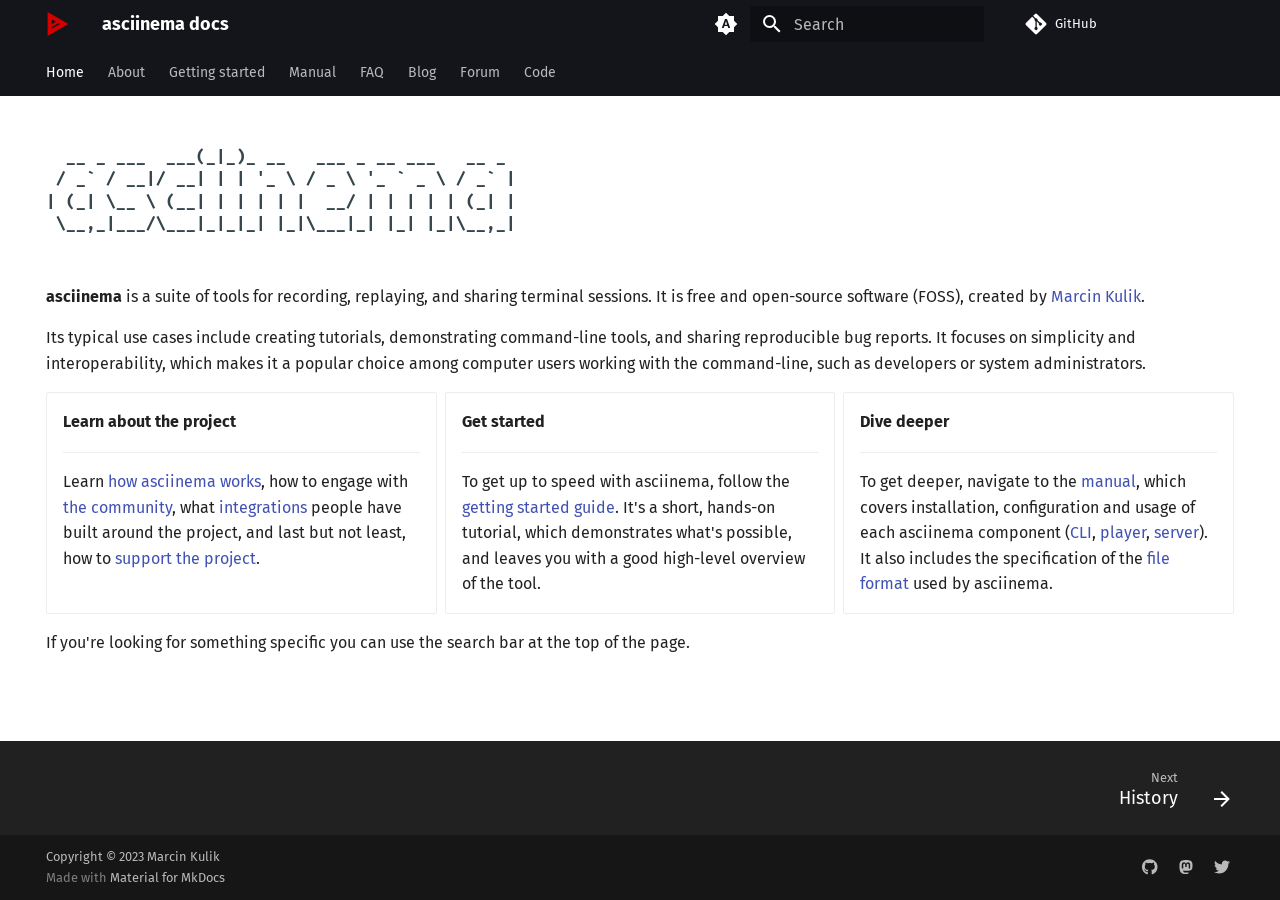
<file: index.html>
<!doctype html>
<html lang="en" class="no-js">
  <head>
    
      <meta charset="utf-8">
      <meta name="viewport" content="width=device-width,initial-scale=1">
      
      
        <meta name="author" content="Marcin Kulik">
      
      
      
      
        <link rel="next" href="history/">
      
      
      <link rel="icon" href="assets/logo.svg">
      <meta name="generator" content="mkdocs-1.5.3, mkdocs-material-9.5.6">
    
    
      
        <title>asciinema docs</title>
      
    
    
      <link rel="stylesheet" href="assets/stylesheets/main.50c56a3b.min.css">
      
        
        <link rel="stylesheet" href="assets/stylesheets/palette.06af60db.min.css">
      
      


    
    
      
    
    
      
    
    
      <link rel="stylesheet" href="stylesheets/player-3.6.4.css">
    
      <link rel="stylesheet" href="stylesheets/extra.css">
    
      <link rel="stylesheet" href="stylesheets/fira.css">
    
    <script>__md_scope=new URL(".",location),__md_hash=e=>[...e].reduce((e,_)=>(e<<5)-e+_.charCodeAt(0),0),__md_get=(e,_=localStorage,t=__md_scope)=>JSON.parse(_.getItem(t.pathname+"."+e)),__md_set=(e,_,t=localStorage,a=__md_scope)=>{try{t.setItem(a.pathname+"."+e,JSON.stringify(_))}catch(e){}}</script>
    
      

    
    
    
  </head>
  
  
    
    
      
    
    
    
    
    <body dir="ltr" data-md-color-scheme="default" data-md-color-primary="indigo" data-md-color-accent="indigo">
  
    
    <input class="md-toggle" data-md-toggle="drawer" type="checkbox" id="__drawer" autocomplete="off">
    <input class="md-toggle" data-md-toggle="search" type="checkbox" id="__search" autocomplete="off">
    <label class="md-overlay" for="__drawer"></label>
    <div data-md-component="skip">
      
    </div>
    <div data-md-component="announce">
      
    </div>
    
    
      

<header class="md-header" data-md-component="header">
  <nav class="md-header__inner md-grid" aria-label="Header">
    <a href="." title="asciinema docs" class="md-header__button md-logo" aria-label="asciinema docs" data-md-component="logo">
      
  <img src="assets/logo.svg" alt="logo">

    </a>
    <label class="md-header__button md-icon" for="__drawer">
      
      <svg xmlns="http://www.w3.org/2000/svg" viewBox="0 0 24 24"><path d="M3 6h18v2H3V6m0 5h18v2H3v-2m0 5h18v2H3v-2Z"/></svg>
    </label>
    <div class="md-header__title" data-md-component="header-title">
      <div class="md-header__ellipsis">
        <div class="md-header__topic">
          <span class="md-ellipsis">
            asciinema docs
          </span>
        </div>
        <div class="md-header__topic" data-md-component="header-topic">
          <span class="md-ellipsis">
            
              Home
            
          </span>
        </div>
      </div>
    </div>
    
      
        <form class="md-header__option" data-md-component="palette">
  
    
    
    
    <input class="md-option" data-md-color-media="(prefers-color-scheme)" data-md-color-scheme="default" data-md-color-primary="indigo" data-md-color-accent="indigo"  aria-label="Switch to light mode"  type="radio" name="__palette" id="__palette_0">
    
      <label class="md-header__button md-icon" title="Switch to light mode" for="__palette_1" hidden>
        <svg xmlns="http://www.w3.org/2000/svg" viewBox="0 0 24 24"><path d="m14.3 16-.7-2h-3.2l-.7 2H7.8L11 7h2l3.2 9h-1.9M20 8.69V4h-4.69L12 .69 8.69 4H4v4.69L.69 12 4 15.31V20h4.69L12 23.31 15.31 20H20v-4.69L23.31 12 20 8.69m-9.15 3.96h2.3L12 9l-1.15 3.65Z"/></svg>
      </label>
    
  
    
    
    
    <input class="md-option" data-md-color-media="(prefers-color-scheme: light)" data-md-color-scheme="default" data-md-color-primary="black" data-md-color-accent="indigo"  aria-label="Switch to dark mode"  type="radio" name="__palette" id="__palette_1">
    
      <label class="md-header__button md-icon" title="Switch to dark mode" for="__palette_2" hidden>
        <svg xmlns="http://www.w3.org/2000/svg" viewBox="0 0 24 24"><path d="M12 8a4 4 0 0 0-4 4 4 4 0 0 0 4 4 4 4 0 0 0 4-4 4 4 0 0 0-4-4m0 10a6 6 0 0 1-6-6 6 6 0 0 1 6-6 6 6 0 0 1 6 6 6 6 0 0 1-6 6m8-9.31V4h-4.69L12 .69 8.69 4H4v4.69L.69 12 4 15.31V20h4.69L12 23.31 15.31 20H20v-4.69L23.31 12 20 8.69Z"/></svg>
      </label>
    
  
    
    
    
    <input class="md-option" data-md-color-media="(prefers-color-scheme: dark)" data-md-color-scheme="slate" data-md-color-primary="black" data-md-color-accent="indigo"  aria-label="Switch to system preference"  type="radio" name="__palette" id="__palette_2">
    
      <label class="md-header__button md-icon" title="Switch to system preference" for="__palette_0" hidden>
        <svg xmlns="http://www.w3.org/2000/svg" viewBox="0 0 24 24"><path d="M12 18c-.89 0-1.74-.2-2.5-.55C11.56 16.5 13 14.42 13 12c0-2.42-1.44-4.5-3.5-5.45C10.26 6.2 11.11 6 12 6a6 6 0 0 1 6 6 6 6 0 0 1-6 6m8-9.31V4h-4.69L12 .69 8.69 4H4v4.69L.69 12 4 15.31V20h4.69L12 23.31 15.31 20H20v-4.69L23.31 12 20 8.69Z"/></svg>
      </label>
    
  
</form>
      
    
    
      <script>var media,input,key,value,palette=__md_get("__palette");if(palette&&palette.color){"(prefers-color-scheme)"===palette.color.media&&(media=matchMedia("(prefers-color-scheme: light)"),input=document.querySelector(media.matches?"[data-md-color-media='(prefers-color-scheme: light)']":"[data-md-color-media='(prefers-color-scheme: dark)']"),palette.color.media=input.getAttribute("data-md-color-media"),palette.color.scheme=input.getAttribute("data-md-color-scheme"),palette.color.primary=input.getAttribute("data-md-color-primary"),palette.color.accent=input.getAttribute("data-md-color-accent"));for([key,value]of Object.entries(palette.color))document.body.setAttribute("data-md-color-"+key,value)}</script>
    
    
    
      <label class="md-header__button md-icon" for="__search">
        
        <svg xmlns="http://www.w3.org/2000/svg" viewBox="0 0 24 24"><path d="M9.5 3A6.5 6.5 0 0 1 16 9.5c0 1.61-.59 3.09-1.56 4.23l.27.27h.79l5 5-1.5 1.5-5-5v-.79l-.27-.27A6.516 6.516 0 0 1 9.5 16 6.5 6.5 0 0 1 3 9.5 6.5 6.5 0 0 1 9.5 3m0 2C7 5 5 7 5 9.5S7 14 9.5 14 14 12 14 9.5 12 5 9.5 5Z"/></svg>
      </label>
      <div class="md-search" data-md-component="search" role="dialog">
  <label class="md-search__overlay" for="__search"></label>
  <div class="md-search__inner" role="search">
    <form class="md-search__form" name="search">
      <input type="text" class="md-search__input" name="query" aria-label="Search" placeholder="Search" autocapitalize="off" autocorrect="off" autocomplete="off" spellcheck="false" data-md-component="search-query" required>
      <label class="md-search__icon md-icon" for="__search">
        
        <svg xmlns="http://www.w3.org/2000/svg" viewBox="0 0 24 24"><path d="M9.5 3A6.5 6.5 0 0 1 16 9.5c0 1.61-.59 3.09-1.56 4.23l.27.27h.79l5 5-1.5 1.5-5-5v-.79l-.27-.27A6.516 6.516 0 0 1 9.5 16 6.5 6.5 0 0 1 3 9.5 6.5 6.5 0 0 1 9.5 3m0 2C7 5 5 7 5 9.5S7 14 9.5 14 14 12 14 9.5 12 5 9.5 5Z"/></svg>
        
        <svg xmlns="http://www.w3.org/2000/svg" viewBox="0 0 24 24"><path d="M20 11v2H8l5.5 5.5-1.42 1.42L4.16 12l7.92-7.92L13.5 5.5 8 11h12Z"/></svg>
      </label>
      <nav class="md-search__options" aria-label="Search">
        
        <button type="reset" class="md-search__icon md-icon" title="Clear" aria-label="Clear" tabindex="-1">
          
          <svg xmlns="http://www.w3.org/2000/svg" viewBox="0 0 24 24"><path d="M19 6.41 17.59 5 12 10.59 6.41 5 5 6.41 10.59 12 5 17.59 6.41 19 12 13.41 17.59 19 19 17.59 13.41 12 19 6.41Z"/></svg>
        </button>
      </nav>
      
        <div class="md-search__suggest" data-md-component="search-suggest"></div>
      
    </form>
    <div class="md-search__output">
      <div class="md-search__scrollwrap" data-md-scrollfix>
        <div class="md-search-result" data-md-component="search-result">
          <div class="md-search-result__meta">
            Initializing search
          </div>
          <ol class="md-search-result__list" role="presentation"></ol>
        </div>
      </div>
    </div>
  </div>
</div>
    
    
      <div class="md-header__source">
        <a href="https://github.com/asciinema/asciinema" title="Go to repository" class="md-source" data-md-component="source">
  <div class="md-source__icon md-icon">
    
    <svg xmlns="http://www.w3.org/2000/svg" viewBox="0 0 448 512"><!--! Font Awesome Free 6.5.1 by @fontawesome - https://fontawesome.com License - https://fontawesome.com/license/free (Icons: CC BY 4.0, Fonts: SIL OFL 1.1, Code: MIT License) Copyright 2023 Fonticons, Inc.--><path d="M439.55 236.05 244 40.45a28.87 28.87 0 0 0-40.81 0l-40.66 40.63 51.52 51.52c27.06-9.14 52.68 16.77 43.39 43.68l49.66 49.66c34.23-11.8 61.18 31 35.47 56.69-26.49 26.49-70.21-2.87-56-37.34L240.22 199v121.85c25.3 12.54 22.26 41.85 9.08 55a34.34 34.34 0 0 1-48.55 0c-17.57-17.6-11.07-46.91 11.25-56v-123c-20.8-8.51-24.6-30.74-18.64-45L142.57 101 8.45 235.14a28.86 28.86 0 0 0 0 40.81l195.61 195.6a28.86 28.86 0 0 0 40.8 0l194.69-194.69a28.86 28.86 0 0 0 0-40.81z"/></svg>
  </div>
  <div class="md-source__repository">
    GitHub
  </div>
</a>
      </div>
    
  </nav>
  
</header>
    
    <div class="md-container" data-md-component="container">
      
      
        
          
            
<nav class="md-tabs" aria-label="Tabs" data-md-component="tabs">
  <div class="md-grid">
    <ul class="md-tabs__list">
      
        
  
  
    
  
  
    <li class="md-tabs__item md-tabs__item--active">
      <a href="." class="md-tabs__link">
        
  
    
  
  Home

      </a>
    </li>
  

      
        
  
  
  
    
    
      <li class="md-tabs__item">
        <a href="history/" class="md-tabs__link">
          
  
    
  
  About

        </a>
      </li>
    
  

      
        
  
  
  
    <li class="md-tabs__item">
      <a href="getting-started/" class="md-tabs__link">
        
  
    
  
  Getting started

      </a>
    </li>
  

      
        
  
  
  
    
    
      <li class="md-tabs__item">
        <a href="manual/" class="md-tabs__link">
          
  
    
  
  Manual

        </a>
      </li>
    
  

      
        
  
  
  
    <li class="md-tabs__item">
      <a href="faq/" class="md-tabs__link">
        
  
    
  
  FAQ

      </a>
    </li>
  

      
        
  
  
  
    <li class="md-tabs__item">
      <a href="https://blog.asciinema.org" class="md-tabs__link">
        
  
    
  
  Blog

      </a>
    </li>
  

      
        
  
  
  
    <li class="md-tabs__item">
      <a href="https://discourse.asciinema.org" class="md-tabs__link">
        
  
    
  
  Forum

      </a>
    </li>
  

      
        
  
  
  
    <li class="md-tabs__item">
      <a href="https://github.com/asciinema" class="md-tabs__link">
        
  
    
  
  Code

      </a>
    </li>
  

      
    </ul>
  </div>
</nav>
          
        
      
      <main class="md-main" data-md-component="main">
        <div class="md-main__inner md-grid">
          
            
              
                
              
              <div class="md-sidebar md-sidebar--primary" data-md-component="sidebar" data-md-type="navigation" hidden>
                <div class="md-sidebar__scrollwrap">
                  <div class="md-sidebar__inner">
                    


  


<nav class="md-nav md-nav--primary md-nav--lifted" aria-label="Navigation" data-md-level="0">
  <label class="md-nav__title" for="__drawer">
    <a href="." title="asciinema docs" class="md-nav__button md-logo" aria-label="asciinema docs" data-md-component="logo">
      
  <img src="assets/logo.svg" alt="logo">

    </a>
    asciinema docs
  </label>
  
    <div class="md-nav__source">
      <a href="https://github.com/asciinema/asciinema" title="Go to repository" class="md-source" data-md-component="source">
  <div class="md-source__icon md-icon">
    
    <svg xmlns="http://www.w3.org/2000/svg" viewBox="0 0 448 512"><!--! Font Awesome Free 6.5.1 by @fontawesome - https://fontawesome.com License - https://fontawesome.com/license/free (Icons: CC BY 4.0, Fonts: SIL OFL 1.1, Code: MIT License) Copyright 2023 Fonticons, Inc.--><path d="M439.55 236.05 244 40.45a28.87 28.87 0 0 0-40.81 0l-40.66 40.63 51.52 51.52c27.06-9.14 52.68 16.77 43.39 43.68l49.66 49.66c34.23-11.8 61.18 31 35.47 56.69-26.49 26.49-70.21-2.87-56-37.34L240.22 199v121.85c25.3 12.54 22.26 41.85 9.08 55a34.34 34.34 0 0 1-48.55 0c-17.57-17.6-11.07-46.91 11.25-56v-123c-20.8-8.51-24.6-30.74-18.64-45L142.57 101 8.45 235.14a28.86 28.86 0 0 0 0 40.81l195.61 195.6a28.86 28.86 0 0 0 40.8 0l194.69-194.69a28.86 28.86 0 0 0 0-40.81z"/></svg>
  </div>
  <div class="md-source__repository">
    GitHub
  </div>
</a>
    </div>
  
  <ul class="md-nav__list" data-md-scrollfix>
    
      
      
  
  
    
  
  
  
    <li class="md-nav__item md-nav__item--active">
      
      <input class="md-nav__toggle md-toggle" type="checkbox" id="__toc">
      
      
      
      <a href="." class="md-nav__link md-nav__link--active">
        
  
  <span class="md-ellipsis">
    Home
  </span>
  

      </a>
      
    </li>
  

    
      
      
  
  
  
  
    
    
      
        
      
        
      
        
      
        
      
        
      
        
      
    
    
    
    
      
      
    
    <li class="md-nav__item md-nav__item--section md-nav__item--nested">
      
        
        
        
        <input class="md-nav__toggle md-toggle " type="checkbox" id="__nav_2" >
        
          
          <label class="md-nav__link" for="__nav_2" id="__nav_2_label" tabindex="">
            
  
  <span class="md-ellipsis">
    About
  </span>
  

            <span class="md-nav__icon md-icon"></span>
          </label>
        
        <nav class="md-nav" data-md-level="1" aria-labelledby="__nav_2_label" aria-expanded="false">
          <label class="md-nav__title" for="__nav_2">
            <span class="md-nav__icon md-icon"></span>
            About
          </label>
          <ul class="md-nav__list" data-md-scrollfix>
            
              
                
  
  
  
  
    <li class="md-nav__item">
      <a href="history/" class="md-nav__link">
        
  
  <span class="md-ellipsis">
    History
  </span>
  

      </a>
    </li>
  

              
            
              
                
  
  
  
  
    <li class="md-nav__item">
      <a href="how-it-works/" class="md-nav__link">
        
  
  <span class="md-ellipsis">
    How it works
  </span>
  

      </a>
    </li>
  

              
            
              
                
  
  
  
  
    <li class="md-nav__item">
      <a href="community/" class="md-nav__link">
        
  
  <span class="md-ellipsis">
    Community
  </span>
  

      </a>
    </li>
  

              
            
              
                
  
  
  
  
    <li class="md-nav__item">
      <a href="integrations/" class="md-nav__link">
        
  
  <span class="md-ellipsis">
    Integrations
  </span>
  

      </a>
    </li>
  

              
            
              
                
  
  
  
  
    <li class="md-nav__item">
      <a href="donations/" class="md-nav__link">
        
  
  <span class="md-ellipsis">
    Donations
  </span>
  

      </a>
    </li>
  

              
            
              
                
  
  
  
  
    <li class="md-nav__item">
      <a href="consulting/" class="md-nav__link">
        
  
  <span class="md-ellipsis">
    Consulting
  </span>
  

      </a>
    </li>
  

              
            
          </ul>
        </nav>
      
    </li>
  

    
      
      
  
  
  
  
    <li class="md-nav__item">
      <a href="getting-started/" class="md-nav__link">
        
  
  <span class="md-ellipsis">
    Getting started
  </span>
  

      </a>
    </li>
  

    
      
      
  
  
  
  
    
    
      
        
          
        
      
        
      
        
      
        
      
        
      
        
      
    
    
    
    
      
      
    
    <li class="md-nav__item md-nav__item--section md-nav__item--nested">
      
        
        
        
        <input class="md-nav__toggle md-toggle " type="checkbox" id="__nav_4" >
        
          
          
          <div class="md-nav__link md-nav__container">
            <a href="manual/" class="md-nav__link ">
              
  
  <span class="md-ellipsis">
    Manual
  </span>
  

            </a>
            
              
              <label class="md-nav__link " for="__nav_4" id="__nav_4_label" tabindex="">
                <span class="md-nav__icon md-icon"></span>
              </label>
            
          </div>
        
        <nav class="md-nav" data-md-level="1" aria-labelledby="__nav_4_label" aria-expanded="false">
          <label class="md-nav__title" for="__nav_4">
            <span class="md-nav__icon md-icon"></span>
            Manual
          </label>
          <ul class="md-nav__list" data-md-scrollfix>
            
              
            
              
                
  
  
  
  
    
    
      
        
          
        
      
        
      
        
      
        
      
        
      
        
      
        
      
        
      
    
    
    
    
      
      
    
    <li class="md-nav__item md-nav__item--section md-nav__item--nested">
      
        
        
        
        <input class="md-nav__toggle md-toggle " type="checkbox" id="__nav_4_2" >
        
          
          
          <div class="md-nav__link md-nav__container">
            <a href="manual/cli/" class="md-nav__link ">
              
  
  <span class="md-ellipsis">
    CLI
  </span>
  

            </a>
            
              
              <label class="md-nav__link " for="__nav_4_2" id="__nav_4_2_label" tabindex="">
                <span class="md-nav__icon md-icon"></span>
              </label>
            
          </div>
        
        <nav class="md-nav" data-md-level="2" aria-labelledby="__nav_4_2_label" aria-expanded="false">
          <label class="md-nav__title" for="__nav_4_2">
            <span class="md-nav__icon md-icon"></span>
            CLI
          </label>
          <ul class="md-nav__list" data-md-scrollfix>
            
              
            
              
                
  
  
  
  
    <li class="md-nav__item">
      <a href="manual/cli/quick-start/" class="md-nav__link">
        
  
  <span class="md-ellipsis">
    Quick start
  </span>
  

      </a>
    </li>
  

              
            
              
                
  
  
  
  
    <li class="md-nav__item">
      <a href="manual/cli/installation/" class="md-nav__link">
        
  
  <span class="md-ellipsis">
    Installation
  </span>
  

      </a>
    </li>
  

              
            
              
                
  
  
  
  
    <li class="md-nav__item">
      <a href="manual/cli/usage/" class="md-nav__link">
        
  
  <span class="md-ellipsis">
    Usage
  </span>
  

      </a>
    </li>
  

              
            
              
                
  
  
  
  
    <li class="md-nav__item">
      <a href="manual/cli/configuration/" class="md-nav__link">
        
  
  <span class="md-ellipsis">
    Configuration
  </span>
  

      </a>
    </li>
  

              
            
              
                
  
  
  
  
    <li class="md-nav__item">
      <a href="manual/cli/markers/" class="md-nav__link">
        
  
  <span class="md-ellipsis">
    Markers
  </span>
  

      </a>
    </li>
  

              
            
              
                
  
  
  
  
    <li class="md-nav__item">
      <a href="manual/cli/shortcuts/" class="md-nav__link">
        
  
  <span class="md-ellipsis">
    Keyboard shortcuts
  </span>
  

      </a>
    </li>
  

              
            
              
                
  
  
  
  
    <li class="md-nav__item">
      <a href="manual/cli/desktop-notifications/" class="md-nav__link">
        
  
  <span class="md-ellipsis">
    Desktop notifications
  </span>
  

      </a>
    </li>
  

              
            
          </ul>
        </nav>
      
    </li>
  

              
            
              
                
  
  
  
  
    
    
      
        
          
        
      
        
      
        
      
        
      
        
      
        
      
        
      
        
      
        
      
        
      
        
      
    
    
    
    
      
      
    
    <li class="md-nav__item md-nav__item--section md-nav__item--nested">
      
        
        
        
        <input class="md-nav__toggle md-toggle " type="checkbox" id="__nav_4_3" >
        
          
          
          <div class="md-nav__link md-nav__container">
            <a href="manual/player/" class="md-nav__link ">
              
  
  <span class="md-ellipsis">
    PLAYER
  </span>
  

            </a>
            
              
              <label class="md-nav__link " for="__nav_4_3" id="__nav_4_3_label" tabindex="">
                <span class="md-nav__icon md-icon"></span>
              </label>
            
          </div>
        
        <nav class="md-nav" data-md-level="2" aria-labelledby="__nav_4_3_label" aria-expanded="false">
          <label class="md-nav__title" for="__nav_4_3">
            <span class="md-nav__icon md-icon"></span>
            PLAYER
          </label>
          <ul class="md-nav__list" data-md-scrollfix>
            
              
            
              
                
  
  
  
  
    <li class="md-nav__item">
      <a href="manual/player/quick-start/" class="md-nav__link">
        
  
  <span class="md-ellipsis">
    Quick start
  </span>
  

      </a>
    </li>
  

              
            
              
                
  
  
  
  
    <li class="md-nav__item">
      <a href="manual/player/loading/" class="md-nav__link">
        
  
  <span class="md-ellipsis">
    Loading a recording
  </span>
  

      </a>
    </li>
  

              
            
              
                
  
  
  
  
    <li class="md-nav__item">
      <a href="manual/player/options/" class="md-nav__link">
        
  
  <span class="md-ellipsis">
    Options
  </span>
  

      </a>
    </li>
  

              
            
              
                
  
  
  
  
    <li class="md-nav__item">
      <a href="manual/player/api/" class="md-nav__link">
        
  
  <span class="md-ellipsis">
    API
  </span>
  

      </a>
    </li>
  

              
            
              
                
  
  
  
  
    <li class="md-nav__item">
      <a href="manual/player/fonts/" class="md-nav__link">
        
  
  <span class="md-ellipsis">
    Fonts
  </span>
  

      </a>
    </li>
  

              
            
              
                
  
  
  
  
    <li class="md-nav__item">
      <a href="manual/player/markers/" class="md-nav__link">
        
  
  <span class="md-ellipsis">
    Markers
  </span>
  

      </a>
    </li>
  

              
            
              
                
  
  
  
  
    <li class="md-nav__item">
      <a href="manual/player/themes/" class="md-nav__link">
        
  
  <span class="md-ellipsis">
    Terminal themes
  </span>
  

      </a>
    </li>
  

              
            
              
                
  
  
  
  
    <li class="md-nav__item">
      <a href="manual/player/shortcuts/" class="md-nav__link">
        
  
  <span class="md-ellipsis">
    Keyboard shortcuts
  </span>
  

      </a>
    </li>
  

              
            
              
                
  
  
  
  
    <li class="md-nav__item">
      <a href="manual/player/parsers/" class="md-nav__link">
        
  
  <span class="md-ellipsis">
    Parsers
  </span>
  

      </a>
    </li>
  

              
            
              
                
  
  
  
  
    <li class="md-nav__item">
      <a href="manual/player/upgrading/" class="md-nav__link">
        
  
  <span class="md-ellipsis">
    Upgrading
  </span>
  

      </a>
    </li>
  

              
            
          </ul>
        </nav>
      
    </li>
  

              
            
              
                
  
  
  
  
    
    
      
        
          
        
      
        
      
        
      
        
      
    
    
    
    
      
      
    
    <li class="md-nav__item md-nav__item--section md-nav__item--nested">
      
        
        
        
        <input class="md-nav__toggle md-toggle " type="checkbox" id="__nav_4_4" >
        
          
          
          <div class="md-nav__link md-nav__container">
            <a href="manual/server/" class="md-nav__link ">
              
  
  <span class="md-ellipsis">
    SERVER
  </span>
  

            </a>
            
              
              <label class="md-nav__link " for="__nav_4_4" id="__nav_4_4_label" tabindex="">
                <span class="md-nav__icon md-icon"></span>
              </label>
            
          </div>
        
        <nav class="md-nav" data-md-level="2" aria-labelledby="__nav_4_4_label" aria-expanded="false">
          <label class="md-nav__title" for="__nav_4_4">
            <span class="md-nav__icon md-icon"></span>
            SERVER
          </label>
          <ul class="md-nav__list" data-md-scrollfix>
            
              
            
              
                
  
  
  
  
    <li class="md-nav__item">
      <a href="manual/server/sharing/" class="md-nav__link">
        
  
  <span class="md-ellipsis">
    Sharing
  </span>
  

      </a>
    </li>
  

              
            
              
                
  
  
  
  
    <li class="md-nav__item">
      <a href="manual/server/embedding/" class="md-nav__link">
        
  
  <span class="md-ellipsis">
    Embedding
  </span>
  

      </a>
    </li>
  

              
            
              
                
  
  
  
  
    
    
      
        
          
        
      
        
      
        
      
        
      
        
      
        
      
    
    
    
    
    <li class="md-nav__item md-nav__item--nested">
      
        
        
        
        <input class="md-nav__toggle md-toggle " type="checkbox" id="__nav_4_4_4" >
        
          
          
          <div class="md-nav__link md-nav__container">
            <a href="manual/server/self-hosting/" class="md-nav__link ">
              
  
  <span class="md-ellipsis">
    Self-hosting
  </span>
  

            </a>
            
              
              <label class="md-nav__link " for="__nav_4_4_4" id="__nav_4_4_4_label" tabindex="0">
                <span class="md-nav__icon md-icon"></span>
              </label>
            
          </div>
        
        <nav class="md-nav" data-md-level="3" aria-labelledby="__nav_4_4_4_label" aria-expanded="false">
          <label class="md-nav__title" for="__nav_4_4_4">
            <span class="md-nav__icon md-icon"></span>
            Self-hosting
          </label>
          <ul class="md-nav__list" data-md-scrollfix>
            
              
            
              
                
  
  
  
  
    <li class="md-nav__item">
      <a href="manual/server/self-hosting/quick-start/" class="md-nav__link">
        
  
  <span class="md-ellipsis">
    Quick start
  </span>
  

      </a>
    </li>
  

              
            
              
                
  
  
  
  
    <li class="md-nav__item">
      <a href="manual/server/self-hosting/configuration/" class="md-nav__link">
        
  
  <span class="md-ellipsis">
    Configuration
  </span>
  

      </a>
    </li>
  

              
            
              
                
  
  
  
  
    <li class="md-nav__item">
      <a href="manual/server/self-hosting/upgrading/" class="md-nav__link">
        
  
  <span class="md-ellipsis">
    Upgrading
  </span>
  

      </a>
    </li>
  

              
            
              
                
  
  
  
  
    <li class="md-nav__item">
      <a href="manual/server/self-hosting/admin/" class="md-nav__link">
        
  
  <span class="md-ellipsis">
    Administration
  </span>
  

      </a>
    </li>
  

              
            
              
                
  
  
  
  
    <li class="md-nav__item">
      <a href="manual/server/self-hosting/customization/" class="md-nav__link">
        
  
  <span class="md-ellipsis">
    Customization
  </span>
  

      </a>
    </li>
  

              
            
          </ul>
        </nav>
      
    </li>
  

              
            
          </ul>
        </nav>
      
    </li>
  

              
            
              
                
  
  
  
  
    
    
      
        
          
        
      
        
      
        
      
    
    
    
    
      
      
    
    <li class="md-nav__item md-nav__item--section md-nav__item--nested">
      
        
        
        
        <input class="md-nav__toggle md-toggle " type="checkbox" id="__nav_4_5" >
        
          
          
          <div class="md-nav__link md-nav__container">
            <a href="manual/agg/" class="md-nav__link ">
              
  
  <span class="md-ellipsis">
    AGG
  </span>
  

            </a>
            
              
              <label class="md-nav__link " for="__nav_4_5" id="__nav_4_5_label" tabindex="">
                <span class="md-nav__icon md-icon"></span>
              </label>
            
          </div>
        
        <nav class="md-nav" data-md-level="2" aria-labelledby="__nav_4_5_label" aria-expanded="false">
          <label class="md-nav__title" for="__nav_4_5">
            <span class="md-nav__icon md-icon"></span>
            AGG
          </label>
          <ul class="md-nav__list" data-md-scrollfix>
            
              
            
              
                
  
  
  
  
    <li class="md-nav__item">
      <a href="manual/agg/installation/" class="md-nav__link">
        
  
  <span class="md-ellipsis">
    Installation
  </span>
  

      </a>
    </li>
  

              
            
              
                
  
  
  
  
    <li class="md-nav__item">
      <a href="manual/agg/usage/" class="md-nav__link">
        
  
  <span class="md-ellipsis">
    Usage
  </span>
  

      </a>
    </li>
  

              
            
          </ul>
        </nav>
      
    </li>
  

              
            
              
                
  
  
  
  
    
    
      
        
      
        
      
    
    
    
    
      
      
    
    <li class="md-nav__item md-nav__item--section md-nav__item--nested">
      
        
        
        
        <input class="md-nav__toggle md-toggle " type="checkbox" id="__nav_4_6" >
        
          
          <label class="md-nav__link" for="__nav_4_6" id="__nav_4_6_label" tabindex="">
            
  
  <span class="md-ellipsis">
    FILE FORMAT
  </span>
  

            <span class="md-nav__icon md-icon"></span>
          </label>
        
        <nav class="md-nav" data-md-level="2" aria-labelledby="__nav_4_6_label" aria-expanded="false">
          <label class="md-nav__title" for="__nav_4_6">
            <span class="md-nav__icon md-icon"></span>
            FILE FORMAT
          </label>
          <ul class="md-nav__list" data-md-scrollfix>
            
              
                
  
  
  
  
    <li class="md-nav__item">
      <a href="manual/asciicast/v2/" class="md-nav__link">
        
  
  <span class="md-ellipsis">
    asciicast v2
  </span>
  

      </a>
    </li>
  

              
            
              
                
  
  
  
  
    <li class="md-nav__item">
      <a href="manual/asciicast/v1/" class="md-nav__link">
        
  
  <span class="md-ellipsis">
    asciicast v1
  </span>
  

      </a>
    </li>
  

              
            
          </ul>
        </nav>
      
    </li>
  

              
            
          </ul>
        </nav>
      
    </li>
  

    
      
      
  
  
  
  
    <li class="md-nav__item">
      <a href="faq/" class="md-nav__link">
        
  
  <span class="md-ellipsis">
    FAQ
  </span>
  

      </a>
    </li>
  

    
      
      
  
  
  
  
    <li class="md-nav__item">
      <a href="https://blog.asciinema.org" class="md-nav__link">
        
  
  <span class="md-ellipsis">
    Blog
  </span>
  

      </a>
    </li>
  

    
      
      
  
  
  
  
    <li class="md-nav__item">
      <a href="https://discourse.asciinema.org" class="md-nav__link">
        
  
  <span class="md-ellipsis">
    Forum
  </span>
  

      </a>
    </li>
  

    
      
      
  
  
  
  
    <li class="md-nav__item">
      <a href="https://github.com/asciinema" class="md-nav__link">
        
  
  <span class="md-ellipsis">
    Code
  </span>
  

      </a>
    </li>
  

    
  </ul>
</nav>
                  </div>
                </div>
              </div>
            
            
              
                
              
              <div class="md-sidebar md-sidebar--secondary" data-md-component="sidebar" data-md-type="toc" hidden>
                <div class="md-sidebar__scrollwrap">
                  <div class="md-sidebar__inner">
                    

<nav class="md-nav md-nav--secondary" aria-label="Table of contents">
  
  
  
  
</nav>
                  </div>
                </div>
              </div>
            
          
          
            <div class="md-content" data-md-component="content">
              <article class="md-content__inner md-typeset">
                
                  

  
  


  <h1>Home</h1>

<style>
.md-typeset h1 {
  position: absolute;
  left: -10000px;
  opacity: 0;
}

pre.ascii-logo {
  margin: 0 0 3em 0;
  font-weight: bold;
}
</style>

<pre class="ascii-logo">
  __ _ ___  ___(_|_)_ __   ___ _ __ ___   __ _
 / _` / __|/ __| | | '_ \ / _ \ '_ ` _ \ / _` |
| (_| \__ \ (__| | | | | |  __/ | | | | | (_| |
 \__,_|___/\___|_|_|_| |_|\___|_| |_| |_|\__,_|
</pre>

<p><strong>asciinema</strong> is a suite of tools for recording, replaying, and sharing terminal
sessions. It is free and open-source software (FOSS), created by <a href="https://hachyderm.io/@ku1ik">Marcin
Kulik</a>.</p>
<p>Its typical use cases include creating tutorials, demonstrating
command-line tools, and sharing reproducible bug reports. It focuses on
simplicity and interoperability, which makes it a popular choice among computer
users working with the command-line, such as developers or system
administrators.</p>
<div class="grid cards">
<ul>
<li>
<p><strong>Learn about the project</strong></p>
<hr />
<p>Learn <a href="how-it-works/">how asciinema works</a>, how to engage with <a href="community/">the
community</a>, what <a href="integrations/">integrations</a> people have built
around the project, and last but not least, how to <a href="donations/">support the
project</a>.</p>
</li>
<li>
<p><strong>Get started</strong></p>
<hr />
<p>To get up to speed with asciinema, follow the <a href="getting-started/">getting started
guide</a>. It's a short, hands-on tutorial, which demonstrates
what's possible, and leaves you with a good high-level overview of the tool.</p>
</li>
<li>
<p><strong>Dive deeper</strong></p>
<hr />
<p>To get deeper, navigate to the <a href="manual/">manual</a>, which covers
installation, configuration and usage of each asciinema component
(<a href="manual/cli/">CLI</a>, <a href="manual/player/">player</a>,
<a href="manual/server/">server</a>). It also includes the specification of the
<a href="manual/asciicast/v2/">file format</a> used by asciinema.</p>
</li>
</ul>
</div>
<p>If you're looking for something specific you can use the search bar at the top
of the page.</p>







  
  




  



                
              </article>
            </div>
          
          
  <script>var tabs=__md_get("__tabs");if(Array.isArray(tabs))e:for(var set of document.querySelectorAll(".tabbed-set")){var tab,labels=set.querySelector(".tabbed-labels");for(tab of tabs)for(var label of labels.getElementsByTagName("label"))if(label.innerText.trim()===tab){var input=document.getElementById(label.htmlFor);input.checked=!0;continue e}}</script>

<script>var target=document.getElementById(location.hash.slice(1));target&&target.name&&(target.checked=target.name.startsWith("__tabbed_"))</script>
        </div>
        
          <button type="button" class="md-top md-icon" data-md-component="top" hidden>
  
  <svg xmlns="http://www.w3.org/2000/svg" viewBox="0 0 24 24"><path d="M13 20h-2V8l-5.5 5.5-1.42-1.42L12 4.16l7.92 7.92-1.42 1.42L13 8v12Z"/></svg>
  Back to top
</button>
        
      </main>
      
        <footer class="md-footer">
  
    
      
        
      
      <nav class="md-footer__inner md-grid" aria-label="Footer" >
        
        
          
          <a href="history/" class="md-footer__link md-footer__link--next" aria-label="Next: History">
            <div class="md-footer__title">
              <span class="md-footer__direction">
                Next
              </span>
              <div class="md-ellipsis">
                History
              </div>
            </div>
            <div class="md-footer__button md-icon">
              
              <svg xmlns="http://www.w3.org/2000/svg" viewBox="0 0 24 24"><path d="M4 11v2h12l-5.5 5.5 1.42 1.42L19.84 12l-7.92-7.92L10.5 5.5 16 11H4Z"/></svg>
            </div>
          </a>
        
      </nav>
    
  
  <div class="md-footer-meta md-typeset">
    <div class="md-footer-meta__inner md-grid">
      <div class="md-copyright">
  
    <div class="md-copyright__highlight">
      Copyright &copy; 2023 Marcin Kulik
    </div>
  
  
    Made with
    <a href="https://squidfunk.github.io/mkdocs-material/" target="_blank" rel="noopener">
      Material for MkDocs
    </a>
  
</div>
      
        <div class="md-social">
  
    
    
    
    
    <a href="https://github.com/asciinema" target="_blank" rel="noopener" title="asciinema on Github" class="md-social__link">
      <svg xmlns="http://www.w3.org/2000/svg" viewBox="0 0 496 512"><!--! Font Awesome Free 6.5.1 by @fontawesome - https://fontawesome.com License - https://fontawesome.com/license/free (Icons: CC BY 4.0, Fonts: SIL OFL 1.1, Code: MIT License) Copyright 2023 Fonticons, Inc.--><path d="M165.9 397.4c0 2-2.3 3.6-5.2 3.6-3.3.3-5.6-1.3-5.6-3.6 0-2 2.3-3.6 5.2-3.6 3-.3 5.6 1.3 5.6 3.6zm-31.1-4.5c-.7 2 1.3 4.3 4.3 4.9 2.6 1 5.6 0 6.2-2s-1.3-4.3-4.3-5.2c-2.6-.7-5.5.3-6.2 2.3zm44.2-1.7c-2.9.7-4.9 2.6-4.6 4.9.3 2 2.9 3.3 5.9 2.6 2.9-.7 4.9-2.6 4.6-4.6-.3-1.9-3-3.2-5.9-2.9zM244.8 8C106.1 8 0 113.3 0 252c0 110.9 69.8 205.8 169.5 239.2 12.8 2.3 17.3-5.6 17.3-12.1 0-6.2-.3-40.4-.3-61.4 0 0-70 15-84.7-29.8 0 0-11.4-29.1-27.8-36.6 0 0-22.9-15.7 1.6-15.4 0 0 24.9 2 38.6 25.8 21.9 38.6 58.6 27.5 72.9 20.9 2.3-16 8.8-27.1 16-33.7-55.9-6.2-112.3-14.3-112.3-110.5 0-27.5 7.6-41.3 23.6-58.9-2.6-6.5-11.1-33.3 2.6-67.9 20.9-6.5 69 27 69 27 20-5.6 41.5-8.5 62.8-8.5s42.8 2.9 62.8 8.5c0 0 48.1-33.6 69-27 13.7 34.7 5.2 61.4 2.6 67.9 16 17.7 25.8 31.5 25.8 58.9 0 96.5-58.9 104.2-114.8 110.5 9.2 7.9 17 22.9 17 46.4 0 33.7-.3 75.4-.3 83.6 0 6.5 4.6 14.4 17.3 12.1C428.2 457.8 496 362.9 496 252 496 113.3 383.5 8 244.8 8zM97.2 352.9c-1.3 1-1 3.3.7 5.2 1.6 1.6 3.9 2.3 5.2 1 1.3-1 1-3.3-.7-5.2-1.6-1.6-3.9-2.3-5.2-1zm-10.8-8.1c-.7 1.3.3 2.9 2.3 3.9 1.6 1 3.6.7 4.3-.7.7-1.3-.3-2.9-2.3-3.9-2-.6-3.6-.3-4.3.7zm32.4 35.6c-1.6 1.3-1 4.3 1.3 6.2 2.3 2.3 5.2 2.6 6.5 1 1.3-1.3.7-4.3-1.3-6.2-2.2-2.3-5.2-2.6-6.5-1zm-11.4-14.7c-1.6 1-1.6 3.6 0 5.9 1.6 2.3 4.3 3.3 5.6 2.3 1.6-1.3 1.6-3.9 0-6.2-1.4-2.3-4-3.3-5.6-2z"/></svg>
    </a>
  
    
    
      
    
    
    
    <a href="https://fosstodon.org/@asciinema" target="_blank" rel="noopener me" title="asciinema on Mastodon" class="md-social__link">
      <svg xmlns="http://www.w3.org/2000/svg" viewBox="0 0 448 512"><!--! Font Awesome Free 6.5.1 by @fontawesome - https://fontawesome.com License - https://fontawesome.com/license/free (Icons: CC BY 4.0, Fonts: SIL OFL 1.1, Code: MIT License) Copyright 2023 Fonticons, Inc.--><path d="M433 179.11c0-97.2-63.71-125.7-63.71-125.7-62.52-28.7-228.56-28.4-290.48 0 0 0-63.72 28.5-63.72 125.7 0 115.7-6.6 259.4 105.63 289.1 40.51 10.7 75.32 13 103.33 11.4 50.81-2.8 79.32-18.1 79.32-18.1l-1.7-36.9s-36.31 11.4-77.12 10.1c-40.41-1.4-83-4.4-89.63-54a102.54 102.54 0 0 1-.9-13.9c85.63 20.9 158.65 9.1 178.75 6.7 56.12-6.7 105-41.3 111.23-72.9 9.8-49.8 9-121.5 9-121.5zm-75.12 125.2h-46.63v-114.2c0-49.7-64-51.6-64 6.9v62.5h-46.33V197c0-58.5-64-56.6-64-6.9v114.2H90.19c0-122.1-5.2-147.9 18.41-175 25.9-28.9 79.82-30.8 103.83 6.1l11.6 19.5 11.6-19.5c24.11-37.1 78.12-34.8 103.83-6.1 23.71 27.3 18.4 53 18.4 175z"/></svg>
    </a>
  
    
    
    
    
    <a href="https://twitter.com/asciinema" target="_blank" rel="noopener" title="asciinema on X (Twitter)" class="md-social__link">
      <svg xmlns="http://www.w3.org/2000/svg" viewBox="0 0 512 512"><!--! Font Awesome Free 6.5.1 by @fontawesome - https://fontawesome.com License - https://fontawesome.com/license/free (Icons: CC BY 4.0, Fonts: SIL OFL 1.1, Code: MIT License) Copyright 2023 Fonticons, Inc.--><path d="M459.37 151.716c.325 4.548.325 9.097.325 13.645 0 138.72-105.583 298.558-298.558 298.558-59.452 0-114.68-17.219-161.137-47.106 8.447.974 16.568 1.299 25.34 1.299 49.055 0 94.213-16.568 130.274-44.832-46.132-.975-84.792-31.188-98.112-72.772 6.498.974 12.995 1.624 19.818 1.624 9.421 0 18.843-1.3 27.614-3.573-48.081-9.747-84.143-51.98-84.143-102.985v-1.299c13.969 7.797 30.214 12.67 47.431 13.319-28.264-18.843-46.781-51.005-46.781-87.391 0-19.492 5.197-37.36 14.294-52.954 51.655 63.675 129.3 105.258 216.365 109.807-1.624-7.797-2.599-15.918-2.599-24.04 0-57.828 46.782-104.934 104.934-104.934 30.213 0 57.502 12.67 76.67 33.137 23.715-4.548 46.456-13.32 66.599-25.34-7.798 24.366-24.366 44.833-46.132 57.827 21.117-2.273 41.584-8.122 60.426-16.243-14.292 20.791-32.161 39.308-52.628 54.253z"/></svg>
    </a>
  
</div>
      
    </div>
  </div>
</footer>
      
    </div>
    <div class="md-dialog" data-md-component="dialog">
      <div class="md-dialog__inner md-typeset"></div>
    </div>
    
      <div class="md-progress" data-md-component="progress" role="progressbar"></div>
    
    
    <script id="__config" type="application/json">{"base": ".", "features": ["navigation.tabs", "navigation.instant", "navigation.instant.progress", "navigation.sections", "navigation.indexes", "navigation.top", "navigation.footer", "search.suggest", "search.highlight", "content.tabs.link", "content.code.annotation", "content.code.copy"], "search": "assets/javascripts/workers/search.b8dbb3d2.min.js", "translations": {"clipboard.copied": "Copied to clipboard", "clipboard.copy": "Copy to clipboard", "search.result.more.one": "1 more on this page", "search.result.more.other": "# more on this page", "search.result.none": "No matching documents", "search.result.one": "1 matching document", "search.result.other": "# matching documents", "search.result.placeholder": "Type to start searching", "search.result.term.missing": "Missing", "select.version": "Select version"}}</script>
    
    
      <script src="assets/javascripts/bundle.e1c3ead8.min.js"></script>
      
        <script src="javascripts/player-3.6.4.min.js"></script>
      
        <script src="javascripts/extra.js"></script>
      
    
  </body>
</html>
</file>
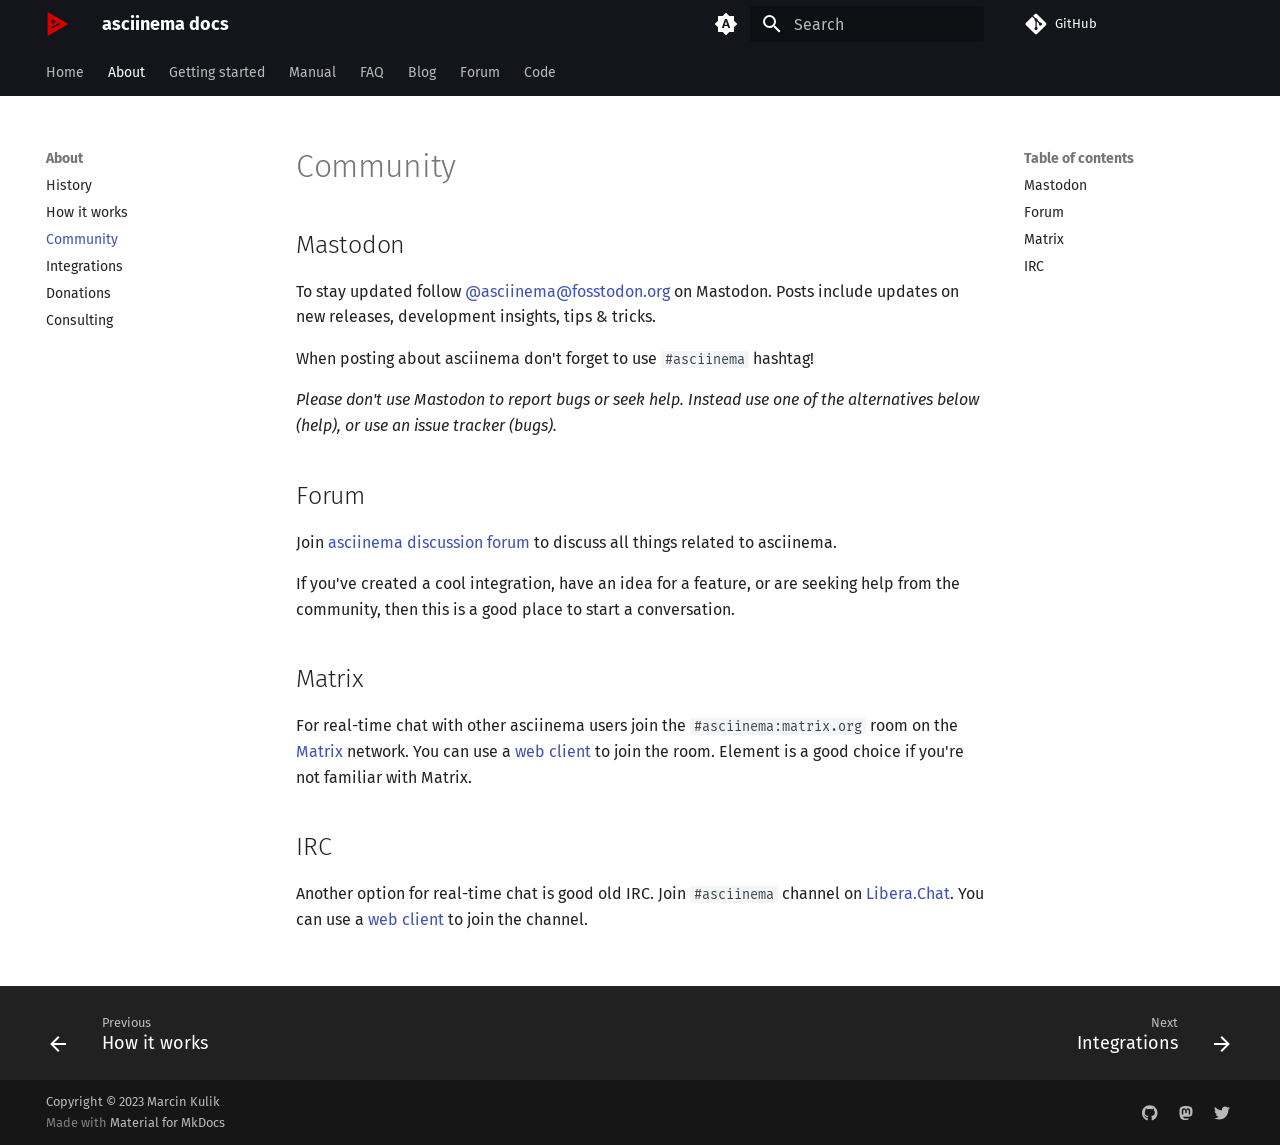
<file: community/index.html>
<!doctype html>
<html lang="en" class="no-js">
  <head>
    
      <meta charset="utf-8">
      <meta name="viewport" content="width=device-width,initial-scale=1">
      
      
        <meta name="author" content="Marcin Kulik">
      
      
      
        <link rel="prev" href="../how-it-works/">
      
      
        <link rel="next" href="../integrations/">
      
      
      <link rel="icon" href="../assets/logo.svg">
      <meta name="generator" content="mkdocs-1.5.3, mkdocs-material-9.5.6">
    
    
      
        <title>Community - asciinema docs</title>
      
    
    
      <link rel="stylesheet" href="../assets/stylesheets/main.50c56a3b.min.css">
      
        
        <link rel="stylesheet" href="../assets/stylesheets/palette.06af60db.min.css">
      
      


    
    
      
    
    
      
    
    
      <link rel="stylesheet" href="../stylesheets/player-3.6.4.css">
    
      <link rel="stylesheet" href="../stylesheets/extra.css">
    
      <link rel="stylesheet" href="../stylesheets/fira.css">
    
    <script>__md_scope=new URL("..",location),__md_hash=e=>[...e].reduce((e,_)=>(e<<5)-e+_.charCodeAt(0),0),__md_get=(e,_=localStorage,t=__md_scope)=>JSON.parse(_.getItem(t.pathname+"."+e)),__md_set=(e,_,t=localStorage,a=__md_scope)=>{try{t.setItem(a.pathname+"."+e,JSON.stringify(_))}catch(e){}}</script>
    
      

    
    
    
  </head>
  
  
    
    
      
    
    
    
    
    <body dir="ltr" data-md-color-scheme="default" data-md-color-primary="indigo" data-md-color-accent="indigo">
  
    
    <input class="md-toggle" data-md-toggle="drawer" type="checkbox" id="__drawer" autocomplete="off">
    <input class="md-toggle" data-md-toggle="search" type="checkbox" id="__search" autocomplete="off">
    <label class="md-overlay" for="__drawer"></label>
    <div data-md-component="skip">
      
        
        <a href="#community" class="md-skip">
          Skip to content
        </a>
      
    </div>
    <div data-md-component="announce">
      
    </div>
    
    
      

<header class="md-header" data-md-component="header">
  <nav class="md-header__inner md-grid" aria-label="Header">
    <a href=".." title="asciinema docs" class="md-header__button md-logo" aria-label="asciinema docs" data-md-component="logo">
      
  <img src="../assets/logo.svg" alt="logo">

    </a>
    <label class="md-header__button md-icon" for="__drawer">
      
      <svg xmlns="http://www.w3.org/2000/svg" viewBox="0 0 24 24"><path d="M3 6h18v2H3V6m0 5h18v2H3v-2m0 5h18v2H3v-2Z"/></svg>
    </label>
    <div class="md-header__title" data-md-component="header-title">
      <div class="md-header__ellipsis">
        <div class="md-header__topic">
          <span class="md-ellipsis">
            asciinema docs
          </span>
        </div>
        <div class="md-header__topic" data-md-component="header-topic">
          <span class="md-ellipsis">
            
              Community
            
          </span>
        </div>
      </div>
    </div>
    
      
        <form class="md-header__option" data-md-component="palette">
  
    
    
    
    <input class="md-option" data-md-color-media="(prefers-color-scheme)" data-md-color-scheme="default" data-md-color-primary="indigo" data-md-color-accent="indigo"  aria-label="Switch to light mode"  type="radio" name="__palette" id="__palette_0">
    
      <label class="md-header__button md-icon" title="Switch to light mode" for="__palette_1" hidden>
        <svg xmlns="http://www.w3.org/2000/svg" viewBox="0 0 24 24"><path d="m14.3 16-.7-2h-3.2l-.7 2H7.8L11 7h2l3.2 9h-1.9M20 8.69V4h-4.69L12 .69 8.69 4H4v4.69L.69 12 4 15.31V20h4.69L12 23.31 15.31 20H20v-4.69L23.31 12 20 8.69m-9.15 3.96h2.3L12 9l-1.15 3.65Z"/></svg>
      </label>
    
  
    
    
    
    <input class="md-option" data-md-color-media="(prefers-color-scheme: light)" data-md-color-scheme="default" data-md-color-primary="black" data-md-color-accent="indigo"  aria-label="Switch to dark mode"  type="radio" name="__palette" id="__palette_1">
    
      <label class="md-header__button md-icon" title="Switch to dark mode" for="__palette_2" hidden>
        <svg xmlns="http://www.w3.org/2000/svg" viewBox="0 0 24 24"><path d="M12 8a4 4 0 0 0-4 4 4 4 0 0 0 4 4 4 4 0 0 0 4-4 4 4 0 0 0-4-4m0 10a6 6 0 0 1-6-6 6 6 0 0 1 6-6 6 6 0 0 1 6 6 6 6 0 0 1-6 6m8-9.31V4h-4.69L12 .69 8.69 4H4v4.69L.69 12 4 15.31V20h4.69L12 23.31 15.31 20H20v-4.69L23.31 12 20 8.69Z"/></svg>
      </label>
    
  
    
    
    
    <input class="md-option" data-md-color-media="(prefers-color-scheme: dark)" data-md-color-scheme="slate" data-md-color-primary="black" data-md-color-accent="indigo"  aria-label="Switch to system preference"  type="radio" name="__palette" id="__palette_2">
    
      <label class="md-header__button md-icon" title="Switch to system preference" for="__palette_0" hidden>
        <svg xmlns="http://www.w3.org/2000/svg" viewBox="0 0 24 24"><path d="M12 18c-.89 0-1.74-.2-2.5-.55C11.56 16.5 13 14.42 13 12c0-2.42-1.44-4.5-3.5-5.45C10.26 6.2 11.11 6 12 6a6 6 0 0 1 6 6 6 6 0 0 1-6 6m8-9.31V4h-4.69L12 .69 8.69 4H4v4.69L.69 12 4 15.31V20h4.69L12 23.31 15.31 20H20v-4.69L23.31 12 20 8.69Z"/></svg>
      </label>
    
  
</form>
      
    
    
      <script>var media,input,key,value,palette=__md_get("__palette");if(palette&&palette.color){"(prefers-color-scheme)"===palette.color.media&&(media=matchMedia("(prefers-color-scheme: light)"),input=document.querySelector(media.matches?"[data-md-color-media='(prefers-color-scheme: light)']":"[data-md-color-media='(prefers-color-scheme: dark)']"),palette.color.media=input.getAttribute("data-md-color-media"),palette.color.scheme=input.getAttribute("data-md-color-scheme"),palette.color.primary=input.getAttribute("data-md-color-primary"),palette.color.accent=input.getAttribute("data-md-color-accent"));for([key,value]of Object.entries(palette.color))document.body.setAttribute("data-md-color-"+key,value)}</script>
    
    
    
      <label class="md-header__button md-icon" for="__search">
        
        <svg xmlns="http://www.w3.org/2000/svg" viewBox="0 0 24 24"><path d="M9.5 3A6.5 6.5 0 0 1 16 9.5c0 1.61-.59 3.09-1.56 4.23l.27.27h.79l5 5-1.5 1.5-5-5v-.79l-.27-.27A6.516 6.516 0 0 1 9.5 16 6.5 6.5 0 0 1 3 9.5 6.5 6.5 0 0 1 9.5 3m0 2C7 5 5 7 5 9.5S7 14 9.5 14 14 12 14 9.5 12 5 9.5 5Z"/></svg>
      </label>
      <div class="md-search" data-md-component="search" role="dialog">
  <label class="md-search__overlay" for="__search"></label>
  <div class="md-search__inner" role="search">
    <form class="md-search__form" name="search">
      <input type="text" class="md-search__input" name="query" aria-label="Search" placeholder="Search" autocapitalize="off" autocorrect="off" autocomplete="off" spellcheck="false" data-md-component="search-query" required>
      <label class="md-search__icon md-icon" for="__search">
        
        <svg xmlns="http://www.w3.org/2000/svg" viewBox="0 0 24 24"><path d="M9.5 3A6.5 6.5 0 0 1 16 9.5c0 1.61-.59 3.09-1.56 4.23l.27.27h.79l5 5-1.5 1.5-5-5v-.79l-.27-.27A6.516 6.516 0 0 1 9.5 16 6.5 6.5 0 0 1 3 9.5 6.5 6.5 0 0 1 9.5 3m0 2C7 5 5 7 5 9.5S7 14 9.5 14 14 12 14 9.5 12 5 9.5 5Z"/></svg>
        
        <svg xmlns="http://www.w3.org/2000/svg" viewBox="0 0 24 24"><path d="M20 11v2H8l5.5 5.5-1.42 1.42L4.16 12l7.92-7.92L13.5 5.5 8 11h12Z"/></svg>
      </label>
      <nav class="md-search__options" aria-label="Search">
        
        <button type="reset" class="md-search__icon md-icon" title="Clear" aria-label="Clear" tabindex="-1">
          
          <svg xmlns="http://www.w3.org/2000/svg" viewBox="0 0 24 24"><path d="M19 6.41 17.59 5 12 10.59 6.41 5 5 6.41 10.59 12 5 17.59 6.41 19 12 13.41 17.59 19 19 17.59 13.41 12 19 6.41Z"/></svg>
        </button>
      </nav>
      
        <div class="md-search__suggest" data-md-component="search-suggest"></div>
      
    </form>
    <div class="md-search__output">
      <div class="md-search__scrollwrap" data-md-scrollfix>
        <div class="md-search-result" data-md-component="search-result">
          <div class="md-search-result__meta">
            Initializing search
          </div>
          <ol class="md-search-result__list" role="presentation"></ol>
        </div>
      </div>
    </div>
  </div>
</div>
    
    
      <div class="md-header__source">
        <a href="https://github.com/asciinema/asciinema" title="Go to repository" class="md-source" data-md-component="source">
  <div class="md-source__icon md-icon">
    
    <svg xmlns="http://www.w3.org/2000/svg" viewBox="0 0 448 512"><!--! Font Awesome Free 6.5.1 by @fontawesome - https://fontawesome.com License - https://fontawesome.com/license/free (Icons: CC BY 4.0, Fonts: SIL OFL 1.1, Code: MIT License) Copyright 2023 Fonticons, Inc.--><path d="M439.55 236.05 244 40.45a28.87 28.87 0 0 0-40.81 0l-40.66 40.63 51.52 51.52c27.06-9.14 52.68 16.77 43.39 43.68l49.66 49.66c34.23-11.8 61.18 31 35.47 56.69-26.49 26.49-70.21-2.87-56-37.34L240.22 199v121.85c25.3 12.54 22.26 41.85 9.08 55a34.34 34.34 0 0 1-48.55 0c-17.57-17.6-11.07-46.91 11.25-56v-123c-20.8-8.51-24.6-30.74-18.64-45L142.57 101 8.45 235.14a28.86 28.86 0 0 0 0 40.81l195.61 195.6a28.86 28.86 0 0 0 40.8 0l194.69-194.69a28.86 28.86 0 0 0 0-40.81z"/></svg>
  </div>
  <div class="md-source__repository">
    GitHub
  </div>
</a>
      </div>
    
  </nav>
  
</header>
    
    <div class="md-container" data-md-component="container">
      
      
        
          
            
<nav class="md-tabs" aria-label="Tabs" data-md-component="tabs">
  <div class="md-grid">
    <ul class="md-tabs__list">
      
        
  
  
  
    <li class="md-tabs__item">
      <a href=".." class="md-tabs__link">
        
  
    
  
  Home

      </a>
    </li>
  

      
        
  
  
    
  
  
    
    
      <li class="md-tabs__item md-tabs__item--active">
        <a href="../history/" class="md-tabs__link">
          
  
    
  
  About

        </a>
      </li>
    
  

      
        
  
  
  
    <li class="md-tabs__item">
      <a href="../getting-started/" class="md-tabs__link">
        
  
    
  
  Getting started

      </a>
    </li>
  

      
        
  
  
  
    
    
      <li class="md-tabs__item">
        <a href="../manual/" class="md-tabs__link">
          
  
    
  
  Manual

        </a>
      </li>
    
  

      
        
  
  
  
    <li class="md-tabs__item">
      <a href="../faq/" class="md-tabs__link">
        
  
    
  
  FAQ

      </a>
    </li>
  

      
        
  
  
  
    <li class="md-tabs__item">
      <a href="https://blog.asciinema.org" class="md-tabs__link">
        
  
    
  
  Blog

      </a>
    </li>
  

      
        
  
  
  
    <li class="md-tabs__item">
      <a href="https://discourse.asciinema.org" class="md-tabs__link">
        
  
    
  
  Forum

      </a>
    </li>
  

      
        
  
  
  
    <li class="md-tabs__item">
      <a href="https://github.com/asciinema" class="md-tabs__link">
        
  
    
  
  Code

      </a>
    </li>
  

      
    </ul>
  </div>
</nav>
          
        
      
      <main class="md-main" data-md-component="main">
        <div class="md-main__inner md-grid">
          
            
              
              <div class="md-sidebar md-sidebar--primary" data-md-component="sidebar" data-md-type="navigation" >
                <div class="md-sidebar__scrollwrap">
                  <div class="md-sidebar__inner">
                    


  


<nav class="md-nav md-nav--primary md-nav--lifted" aria-label="Navigation" data-md-level="0">
  <label class="md-nav__title" for="__drawer">
    <a href=".." title="asciinema docs" class="md-nav__button md-logo" aria-label="asciinema docs" data-md-component="logo">
      
  <img src="../assets/logo.svg" alt="logo">

    </a>
    asciinema docs
  </label>
  
    <div class="md-nav__source">
      <a href="https://github.com/asciinema/asciinema" title="Go to repository" class="md-source" data-md-component="source">
  <div class="md-source__icon md-icon">
    
    <svg xmlns="http://www.w3.org/2000/svg" viewBox="0 0 448 512"><!--! Font Awesome Free 6.5.1 by @fontawesome - https://fontawesome.com License - https://fontawesome.com/license/free (Icons: CC BY 4.0, Fonts: SIL OFL 1.1, Code: MIT License) Copyright 2023 Fonticons, Inc.--><path d="M439.55 236.05 244 40.45a28.87 28.87 0 0 0-40.81 0l-40.66 40.63 51.52 51.52c27.06-9.14 52.68 16.77 43.39 43.68l49.66 49.66c34.23-11.8 61.18 31 35.47 56.69-26.49 26.49-70.21-2.87-56-37.34L240.22 199v121.85c25.3 12.54 22.26 41.85 9.08 55a34.34 34.34 0 0 1-48.55 0c-17.57-17.6-11.07-46.91 11.25-56v-123c-20.8-8.51-24.6-30.74-18.64-45L142.57 101 8.45 235.14a28.86 28.86 0 0 0 0 40.81l195.61 195.6a28.86 28.86 0 0 0 40.8 0l194.69-194.69a28.86 28.86 0 0 0 0-40.81z"/></svg>
  </div>
  <div class="md-source__repository">
    GitHub
  </div>
</a>
    </div>
  
  <ul class="md-nav__list" data-md-scrollfix>
    
      
      
  
  
  
  
    <li class="md-nav__item">
      <a href=".." class="md-nav__link">
        
  
  <span class="md-ellipsis">
    Home
  </span>
  

      </a>
    </li>
  

    
      
      
  
  
    
  
  
  
    
    
      
        
      
        
      
        
      
        
      
        
      
        
      
    
    
    
    
      
      
    
    <li class="md-nav__item md-nav__item--active md-nav__item--section md-nav__item--nested">
      
        
        
        
        <input class="md-nav__toggle md-toggle " type="checkbox" id="__nav_2" checked>
        
          
          <label class="md-nav__link" for="__nav_2" id="__nav_2_label" tabindex="">
            
  
  <span class="md-ellipsis">
    About
  </span>
  

            <span class="md-nav__icon md-icon"></span>
          </label>
        
        <nav class="md-nav" data-md-level="1" aria-labelledby="__nav_2_label" aria-expanded="true">
          <label class="md-nav__title" for="__nav_2">
            <span class="md-nav__icon md-icon"></span>
            About
          </label>
          <ul class="md-nav__list" data-md-scrollfix>
            
              
                
  
  
  
  
    <li class="md-nav__item">
      <a href="../history/" class="md-nav__link">
        
  
  <span class="md-ellipsis">
    History
  </span>
  

      </a>
    </li>
  

              
            
              
                
  
  
  
  
    <li class="md-nav__item">
      <a href="../how-it-works/" class="md-nav__link">
        
  
  <span class="md-ellipsis">
    How it works
  </span>
  

      </a>
    </li>
  

              
            
              
                
  
  
    
  
  
  
    <li class="md-nav__item md-nav__item--active">
      
      <input class="md-nav__toggle md-toggle" type="checkbox" id="__toc">
      
      
        
      
      
        <label class="md-nav__link md-nav__link--active" for="__toc">
          
  
  <span class="md-ellipsis">
    Community
  </span>
  

          <span class="md-nav__icon md-icon"></span>
        </label>
      
      <a href="./" class="md-nav__link md-nav__link--active">
        
  
  <span class="md-ellipsis">
    Community
  </span>
  

      </a>
      
        

<nav class="md-nav md-nav--secondary" aria-label="Table of contents">
  
  
  
    
  
  
    <label class="md-nav__title" for="__toc">
      <span class="md-nav__icon md-icon"></span>
      Table of contents
    </label>
    <ul class="md-nav__list" data-md-component="toc" data-md-scrollfix>
      
        <li class="md-nav__item">
  <a href="#mastodon" class="md-nav__link">
    <span class="md-ellipsis">
      Mastodon
    </span>
  </a>
  
</li>
      
        <li class="md-nav__item">
  <a href="#forum" class="md-nav__link">
    <span class="md-ellipsis">
      Forum
    </span>
  </a>
  
</li>
      
        <li class="md-nav__item">
  <a href="#matrix" class="md-nav__link">
    <span class="md-ellipsis">
      Matrix
    </span>
  </a>
  
</li>
      
        <li class="md-nav__item">
  <a href="#irc" class="md-nav__link">
    <span class="md-ellipsis">
      IRC
    </span>
  </a>
  
</li>
      
    </ul>
  
</nav>
      
    </li>
  

              
            
              
                
  
  
  
  
    <li class="md-nav__item">
      <a href="../integrations/" class="md-nav__link">
        
  
  <span class="md-ellipsis">
    Integrations
  </span>
  

      </a>
    </li>
  

              
            
              
                
  
  
  
  
    <li class="md-nav__item">
      <a href="../donations/" class="md-nav__link">
        
  
  <span class="md-ellipsis">
    Donations
  </span>
  

      </a>
    </li>
  

              
            
              
                
  
  
  
  
    <li class="md-nav__item">
      <a href="../consulting/" class="md-nav__link">
        
  
  <span class="md-ellipsis">
    Consulting
  </span>
  

      </a>
    </li>
  

              
            
          </ul>
        </nav>
      
    </li>
  

    
      
      
  
  
  
  
    <li class="md-nav__item">
      <a href="../getting-started/" class="md-nav__link">
        
  
  <span class="md-ellipsis">
    Getting started
  </span>
  

      </a>
    </li>
  

    
      
      
  
  
  
  
    
    
      
        
          
        
      
        
      
        
      
        
      
        
      
        
      
    
    
    
    
      
      
    
    <li class="md-nav__item md-nav__item--section md-nav__item--nested">
      
        
        
        
        <input class="md-nav__toggle md-toggle " type="checkbox" id="__nav_4" >
        
          
          
          <div class="md-nav__link md-nav__container">
            <a href="../manual/" class="md-nav__link ">
              
  
  <span class="md-ellipsis">
    Manual
  </span>
  

            </a>
            
              
              <label class="md-nav__link " for="__nav_4" id="__nav_4_label" tabindex="">
                <span class="md-nav__icon md-icon"></span>
              </label>
            
          </div>
        
        <nav class="md-nav" data-md-level="1" aria-labelledby="__nav_4_label" aria-expanded="false">
          <label class="md-nav__title" for="__nav_4">
            <span class="md-nav__icon md-icon"></span>
            Manual
          </label>
          <ul class="md-nav__list" data-md-scrollfix>
            
              
            
              
                
  
  
  
  
    
    
      
        
          
        
      
        
      
        
      
        
      
        
      
        
      
        
      
        
      
    
    
    
    
      
      
    
    <li class="md-nav__item md-nav__item--section md-nav__item--nested">
      
        
        
        
        <input class="md-nav__toggle md-toggle " type="checkbox" id="__nav_4_2" >
        
          
          
          <div class="md-nav__link md-nav__container">
            <a href="../manual/cli/" class="md-nav__link ">
              
  
  <span class="md-ellipsis">
    CLI
  </span>
  

            </a>
            
              
              <label class="md-nav__link " for="__nav_4_2" id="__nav_4_2_label" tabindex="">
                <span class="md-nav__icon md-icon"></span>
              </label>
            
          </div>
        
        <nav class="md-nav" data-md-level="2" aria-labelledby="__nav_4_2_label" aria-expanded="false">
          <label class="md-nav__title" for="__nav_4_2">
            <span class="md-nav__icon md-icon"></span>
            CLI
          </label>
          <ul class="md-nav__list" data-md-scrollfix>
            
              
            
              
                
  
  
  
  
    <li class="md-nav__item">
      <a href="../manual/cli/quick-start/" class="md-nav__link">
        
  
  <span class="md-ellipsis">
    Quick start
  </span>
  

      </a>
    </li>
  

              
            
              
                
  
  
  
  
    <li class="md-nav__item">
      <a href="../manual/cli/installation/" class="md-nav__link">
        
  
  <span class="md-ellipsis">
    Installation
  </span>
  

      </a>
    </li>
  

              
            
              
                
  
  
  
  
    <li class="md-nav__item">
      <a href="../manual/cli/usage/" class="md-nav__link">
        
  
  <span class="md-ellipsis">
    Usage
  </span>
  

      </a>
    </li>
  

              
            
              
                
  
  
  
  
    <li class="md-nav__item">
      <a href="../manual/cli/configuration/" class="md-nav__link">
        
  
  <span class="md-ellipsis">
    Configuration
  </span>
  

      </a>
    </li>
  

              
            
              
                
  
  
  
  
    <li class="md-nav__item">
      <a href="../manual/cli/markers/" class="md-nav__link">
        
  
  <span class="md-ellipsis">
    Markers
  </span>
  

      </a>
    </li>
  

              
            
              
                
  
  
  
  
    <li class="md-nav__item">
      <a href="../manual/cli/shortcuts/" class="md-nav__link">
        
  
  <span class="md-ellipsis">
    Keyboard shortcuts
  </span>
  

      </a>
    </li>
  

              
            
              
                
  
  
  
  
    <li class="md-nav__item">
      <a href="../manual/cli/desktop-notifications/" class="md-nav__link">
        
  
  <span class="md-ellipsis">
    Desktop notifications
  </span>
  

      </a>
    </li>
  

              
            
          </ul>
        </nav>
      
    </li>
  

              
            
              
                
  
  
  
  
    
    
      
        
          
        
      
        
      
        
      
        
      
        
      
        
      
        
      
        
      
        
      
        
      
        
      
    
    
    
    
      
      
    
    <li class="md-nav__item md-nav__item--section md-nav__item--nested">
      
        
        
        
        <input class="md-nav__toggle md-toggle " type="checkbox" id="__nav_4_3" >
        
          
          
          <div class="md-nav__link md-nav__container">
            <a href="../manual/player/" class="md-nav__link ">
              
  
  <span class="md-ellipsis">
    PLAYER
  </span>
  

            </a>
            
              
              <label class="md-nav__link " for="__nav_4_3" id="__nav_4_3_label" tabindex="">
                <span class="md-nav__icon md-icon"></span>
              </label>
            
          </div>
        
        <nav class="md-nav" data-md-level="2" aria-labelledby="__nav_4_3_label" aria-expanded="false">
          <label class="md-nav__title" for="__nav_4_3">
            <span class="md-nav__icon md-icon"></span>
            PLAYER
          </label>
          <ul class="md-nav__list" data-md-scrollfix>
            
              
            
              
                
  
  
  
  
    <li class="md-nav__item">
      <a href="../manual/player/quick-start/" class="md-nav__link">
        
  
  <span class="md-ellipsis">
    Quick start
  </span>
  

      </a>
    </li>
  

              
            
              
                
  
  
  
  
    <li class="md-nav__item">
      <a href="../manual/player/loading/" class="md-nav__link">
        
  
  <span class="md-ellipsis">
    Loading a recording
  </span>
  

      </a>
    </li>
  

              
            
              
                
  
  
  
  
    <li class="md-nav__item">
      <a href="../manual/player/options/" class="md-nav__link">
        
  
  <span class="md-ellipsis">
    Options
  </span>
  

      </a>
    </li>
  

              
            
              
                
  
  
  
  
    <li class="md-nav__item">
      <a href="../manual/player/api/" class="md-nav__link">
        
  
  <span class="md-ellipsis">
    API
  </span>
  

      </a>
    </li>
  

              
            
              
                
  
  
  
  
    <li class="md-nav__item">
      <a href="../manual/player/fonts/" class="md-nav__link">
        
  
  <span class="md-ellipsis">
    Fonts
  </span>
  

      </a>
    </li>
  

              
            
              
                
  
  
  
  
    <li class="md-nav__item">
      <a href="../manual/player/markers/" class="md-nav__link">
        
  
  <span class="md-ellipsis">
    Markers
  </span>
  

      </a>
    </li>
  

              
            
              
                
  
  
  
  
    <li class="md-nav__item">
      <a href="../manual/player/themes/" class="md-nav__link">
        
  
  <span class="md-ellipsis">
    Terminal themes
  </span>
  

      </a>
    </li>
  

              
            
              
                
  
  
  
  
    <li class="md-nav__item">
      <a href="../manual/player/shortcuts/" class="md-nav__link">
        
  
  <span class="md-ellipsis">
    Keyboard shortcuts
  </span>
  

      </a>
    </li>
  

              
            
              
                
  
  
  
  
    <li class="md-nav__item">
      <a href="../manual/player/parsers/" class="md-nav__link">
        
  
  <span class="md-ellipsis">
    Parsers
  </span>
  

      </a>
    </li>
  

              
            
              
                
  
  
  
  
    <li class="md-nav__item">
      <a href="../manual/player/upgrading/" class="md-nav__link">
        
  
  <span class="md-ellipsis">
    Upgrading
  </span>
  

      </a>
    </li>
  

              
            
          </ul>
        </nav>
      
    </li>
  

              
            
              
                
  
  
  
  
    
    
      
        
          
        
      
        
      
        
      
        
      
    
    
    
    
      
      
    
    <li class="md-nav__item md-nav__item--section md-nav__item--nested">
      
        
        
        
        <input class="md-nav__toggle md-toggle " type="checkbox" id="__nav_4_4" >
        
          
          
          <div class="md-nav__link md-nav__container">
            <a href="../manual/server/" class="md-nav__link ">
              
  
  <span class="md-ellipsis">
    SERVER
  </span>
  

            </a>
            
              
              <label class="md-nav__link " for="__nav_4_4" id="__nav_4_4_label" tabindex="">
                <span class="md-nav__icon md-icon"></span>
              </label>
            
          </div>
        
        <nav class="md-nav" data-md-level="2" aria-labelledby="__nav_4_4_label" aria-expanded="false">
          <label class="md-nav__title" for="__nav_4_4">
            <span class="md-nav__icon md-icon"></span>
            SERVER
          </label>
          <ul class="md-nav__list" data-md-scrollfix>
            
              
            
              
                
  
  
  
  
    <li class="md-nav__item">
      <a href="../manual/server/sharing/" class="md-nav__link">
        
  
  <span class="md-ellipsis">
    Sharing
  </span>
  

      </a>
    </li>
  

              
            
              
                
  
  
  
  
    <li class="md-nav__item">
      <a href="../manual/server/embedding/" class="md-nav__link">
        
  
  <span class="md-ellipsis">
    Embedding
  </span>
  

      </a>
    </li>
  

              
            
              
                
  
  
  
  
    
    
      
        
          
        
      
        
      
        
      
        
      
        
      
        
      
    
    
    
    
    <li class="md-nav__item md-nav__item--nested">
      
        
        
        
        <input class="md-nav__toggle md-toggle " type="checkbox" id="__nav_4_4_4" >
        
          
          
          <div class="md-nav__link md-nav__container">
            <a href="../manual/server/self-hosting/" class="md-nav__link ">
              
  
  <span class="md-ellipsis">
    Self-hosting
  </span>
  

            </a>
            
              
              <label class="md-nav__link " for="__nav_4_4_4" id="__nav_4_4_4_label" tabindex="0">
                <span class="md-nav__icon md-icon"></span>
              </label>
            
          </div>
        
        <nav class="md-nav" data-md-level="3" aria-labelledby="__nav_4_4_4_label" aria-expanded="false">
          <label class="md-nav__title" for="__nav_4_4_4">
            <span class="md-nav__icon md-icon"></span>
            Self-hosting
          </label>
          <ul class="md-nav__list" data-md-scrollfix>
            
              
            
              
                
  
  
  
  
    <li class="md-nav__item">
      <a href="../manual/server/self-hosting/quick-start/" class="md-nav__link">
        
  
  <span class="md-ellipsis">
    Quick start
  </span>
  

      </a>
    </li>
  

              
            
              
                
  
  
  
  
    <li class="md-nav__item">
      <a href="../manual/server/self-hosting/configuration/" class="md-nav__link">
        
  
  <span class="md-ellipsis">
    Configuration
  </span>
  

      </a>
    </li>
  

              
            
              
                
  
  
  
  
    <li class="md-nav__item">
      <a href="../manual/server/self-hosting/upgrading/" class="md-nav__link">
        
  
  <span class="md-ellipsis">
    Upgrading
  </span>
  

      </a>
    </li>
  

              
            
              
                
  
  
  
  
    <li class="md-nav__item">
      <a href="../manual/server/self-hosting/admin/" class="md-nav__link">
        
  
  <span class="md-ellipsis">
    Administration
  </span>
  

      </a>
    </li>
  

              
            
              
                
  
  
  
  
    <li class="md-nav__item">
      <a href="../manual/server/self-hosting/customization/" class="md-nav__link">
        
  
  <span class="md-ellipsis">
    Customization
  </span>
  

      </a>
    </li>
  

              
            
          </ul>
        </nav>
      
    </li>
  

              
            
          </ul>
        </nav>
      
    </li>
  

              
            
              
                
  
  
  
  
    
    
      
        
          
        
      
        
      
        
      
    
    
    
    
      
      
    
    <li class="md-nav__item md-nav__item--section md-nav__item--nested">
      
        
        
        
        <input class="md-nav__toggle md-toggle " type="checkbox" id="__nav_4_5" >
        
          
          
          <div class="md-nav__link md-nav__container">
            <a href="../manual/agg/" class="md-nav__link ">
              
  
  <span class="md-ellipsis">
    AGG
  </span>
  

            </a>
            
              
              <label class="md-nav__link " for="__nav_4_5" id="__nav_4_5_label" tabindex="">
                <span class="md-nav__icon md-icon"></span>
              </label>
            
          </div>
        
        <nav class="md-nav" data-md-level="2" aria-labelledby="__nav_4_5_label" aria-expanded="false">
          <label class="md-nav__title" for="__nav_4_5">
            <span class="md-nav__icon md-icon"></span>
            AGG
          </label>
          <ul class="md-nav__list" data-md-scrollfix>
            
              
            
              
                
  
  
  
  
    <li class="md-nav__item">
      <a href="../manual/agg/installation/" class="md-nav__link">
        
  
  <span class="md-ellipsis">
    Installation
  </span>
  

      </a>
    </li>
  

              
            
              
                
  
  
  
  
    <li class="md-nav__item">
      <a href="../manual/agg/usage/" class="md-nav__link">
        
  
  <span class="md-ellipsis">
    Usage
  </span>
  

      </a>
    </li>
  

              
            
          </ul>
        </nav>
      
    </li>
  

              
            
              
                
  
  
  
  
    
    
      
        
      
        
      
    
    
    
    
      
      
    
    <li class="md-nav__item md-nav__item--section md-nav__item--nested">
      
        
        
        
        <input class="md-nav__toggle md-toggle " type="checkbox" id="__nav_4_6" >
        
          
          <label class="md-nav__link" for="__nav_4_6" id="__nav_4_6_label" tabindex="">
            
  
  <span class="md-ellipsis">
    FILE FORMAT
  </span>
  

            <span class="md-nav__icon md-icon"></span>
          </label>
        
        <nav class="md-nav" data-md-level="2" aria-labelledby="__nav_4_6_label" aria-expanded="false">
          <label class="md-nav__title" for="__nav_4_6">
            <span class="md-nav__icon md-icon"></span>
            FILE FORMAT
          </label>
          <ul class="md-nav__list" data-md-scrollfix>
            
              
                
  
  
  
  
    <li class="md-nav__item">
      <a href="../manual/asciicast/v2/" class="md-nav__link">
        
  
  <span class="md-ellipsis">
    asciicast v2
  </span>
  

      </a>
    </li>
  

              
            
              
                
  
  
  
  
    <li class="md-nav__item">
      <a href="../manual/asciicast/v1/" class="md-nav__link">
        
  
  <span class="md-ellipsis">
    asciicast v1
  </span>
  

      </a>
    </li>
  

              
            
          </ul>
        </nav>
      
    </li>
  

              
            
          </ul>
        </nav>
      
    </li>
  

    
      
      
  
  
  
  
    <li class="md-nav__item">
      <a href="../faq/" class="md-nav__link">
        
  
  <span class="md-ellipsis">
    FAQ
  </span>
  

      </a>
    </li>
  

    
      
      
  
  
  
  
    <li class="md-nav__item">
      <a href="https://blog.asciinema.org" class="md-nav__link">
        
  
  <span class="md-ellipsis">
    Blog
  </span>
  

      </a>
    </li>
  

    
      
      
  
  
  
  
    <li class="md-nav__item">
      <a href="https://discourse.asciinema.org" class="md-nav__link">
        
  
  <span class="md-ellipsis">
    Forum
  </span>
  

      </a>
    </li>
  

    
      
      
  
  
  
  
    <li class="md-nav__item">
      <a href="https://github.com/asciinema" class="md-nav__link">
        
  
  <span class="md-ellipsis">
    Code
  </span>
  

      </a>
    </li>
  

    
  </ul>
</nav>
                  </div>
                </div>
              </div>
            
            
              
              <div class="md-sidebar md-sidebar--secondary" data-md-component="sidebar" data-md-type="toc" >
                <div class="md-sidebar__scrollwrap">
                  <div class="md-sidebar__inner">
                    

<nav class="md-nav md-nav--secondary" aria-label="Table of contents">
  
  
  
    
  
  
    <label class="md-nav__title" for="__toc">
      <span class="md-nav__icon md-icon"></span>
      Table of contents
    </label>
    <ul class="md-nav__list" data-md-component="toc" data-md-scrollfix>
      
        <li class="md-nav__item">
  <a href="#mastodon" class="md-nav__link">
    <span class="md-ellipsis">
      Mastodon
    </span>
  </a>
  
</li>
      
        <li class="md-nav__item">
  <a href="#forum" class="md-nav__link">
    <span class="md-ellipsis">
      Forum
    </span>
  </a>
  
</li>
      
        <li class="md-nav__item">
  <a href="#matrix" class="md-nav__link">
    <span class="md-ellipsis">
      Matrix
    </span>
  </a>
  
</li>
      
        <li class="md-nav__item">
  <a href="#irc" class="md-nav__link">
    <span class="md-ellipsis">
      IRC
    </span>
  </a>
  
</li>
      
    </ul>
  
</nav>
                  </div>
                </div>
              </div>
            
          
          
            <div class="md-content" data-md-component="content">
              <article class="md-content__inner md-typeset">
                
                  

  
  


<h1 id="community">Community<a class="headerlink" href="#community" title="Permanent link">&para;</a></h1>
<h2 id="mastodon">Mastodon<a class="headerlink" href="#mastodon" title="Permanent link">&para;</a></h2>
<p>To stay updated follow
<a href="https://fosstodon.org/@asciinema">@asciinema@fosstodon.org</a> on Mastodon. Posts
include updates on new releases, development insights, tips &amp; tricks.</p>
<p>When posting about asciinema don't forget to use <code>#asciinema</code> hashtag!</p>
<p><em>Please don't use Mastodon to report bugs or seek help. Instead use one of the
alternatives below (help), or use an issue tracker (bugs).</em></p>
<h2 id="forum">Forum<a class="headerlink" href="#forum" title="Permanent link">&para;</a></h2>
<p>Join <a href="https://discourse.asciinema.org/">asciinema discussion forum</a> to discuss
all things related to asciinema.</p>
<p>If you've created a cool integration, have an idea for a feature, or are seeking
help from the community, then this is a good place to start a conversation.</p>
<h2 id="matrix">Matrix<a class="headerlink" href="#matrix" title="Permanent link">&para;</a></h2>
<p>For real-time chat with other asciinema users join the <code>#asciinema:matrix.org</code>
room on the <a href="https://matrix.org/">Matrix</a> network. You can use a <a href="https://matrix.to/#/#asciinema:matrix.org">web
client</a> to join the room. Element is
a good choice if you're not familiar with Matrix.</p>
<h2 id="irc">IRC<a class="headerlink" href="#irc" title="Permanent link">&para;</a></h2>
<p>Another option for real-time chat is good old IRC. Join <code>#asciinema</code> channel on
<a href="https://libera.chat/">Libera.Chat</a>. You can use a <a href="https://web.libera.chat/#asciinema">web
client</a> to join the channel.</p>












                
              </article>
            </div>
          
          
  <script>var tabs=__md_get("__tabs");if(Array.isArray(tabs))e:for(var set of document.querySelectorAll(".tabbed-set")){var tab,labels=set.querySelector(".tabbed-labels");for(tab of tabs)for(var label of labels.getElementsByTagName("label"))if(label.innerText.trim()===tab){var input=document.getElementById(label.htmlFor);input.checked=!0;continue e}}</script>

<script>var target=document.getElementById(location.hash.slice(1));target&&target.name&&(target.checked=target.name.startsWith("__tabbed_"))</script>
        </div>
        
          <button type="button" class="md-top md-icon" data-md-component="top" hidden>
  
  <svg xmlns="http://www.w3.org/2000/svg" viewBox="0 0 24 24"><path d="M13 20h-2V8l-5.5 5.5-1.42-1.42L12 4.16l7.92 7.92-1.42 1.42L13 8v12Z"/></svg>
  Back to top
</button>
        
      </main>
      
        <footer class="md-footer">
  
    
      
      <nav class="md-footer__inner md-grid" aria-label="Footer" >
        
          
          <a href="../how-it-works/" class="md-footer__link md-footer__link--prev" aria-label="Previous: How it works">
            <div class="md-footer__button md-icon">
              
              <svg xmlns="http://www.w3.org/2000/svg" viewBox="0 0 24 24"><path d="M20 11v2H8l5.5 5.5-1.42 1.42L4.16 12l7.92-7.92L13.5 5.5 8 11h12Z"/></svg>
            </div>
            <div class="md-footer__title">
              <span class="md-footer__direction">
                Previous
              </span>
              <div class="md-ellipsis">
                How it works
              </div>
            </div>
          </a>
        
        
          
          <a href="../integrations/" class="md-footer__link md-footer__link--next" aria-label="Next: Integrations">
            <div class="md-footer__title">
              <span class="md-footer__direction">
                Next
              </span>
              <div class="md-ellipsis">
                Integrations
              </div>
            </div>
            <div class="md-footer__button md-icon">
              
              <svg xmlns="http://www.w3.org/2000/svg" viewBox="0 0 24 24"><path d="M4 11v2h12l-5.5 5.5 1.42 1.42L19.84 12l-7.92-7.92L10.5 5.5 16 11H4Z"/></svg>
            </div>
          </a>
        
      </nav>
    
  
  <div class="md-footer-meta md-typeset">
    <div class="md-footer-meta__inner md-grid">
      <div class="md-copyright">
  
    <div class="md-copyright__highlight">
      Copyright &copy; 2023 Marcin Kulik
    </div>
  
  
    Made with
    <a href="https://squidfunk.github.io/mkdocs-material/" target="_blank" rel="noopener">
      Material for MkDocs
    </a>
  
</div>
      
        <div class="md-social">
  
    
    
    
    
    <a href="https://github.com/asciinema" target="_blank" rel="noopener" title="asciinema on Github" class="md-social__link">
      <svg xmlns="http://www.w3.org/2000/svg" viewBox="0 0 496 512"><!--! Font Awesome Free 6.5.1 by @fontawesome - https://fontawesome.com License - https://fontawesome.com/license/free (Icons: CC BY 4.0, Fonts: SIL OFL 1.1, Code: MIT License) Copyright 2023 Fonticons, Inc.--><path d="M165.9 397.4c0 2-2.3 3.6-5.2 3.6-3.3.3-5.6-1.3-5.6-3.6 0-2 2.3-3.6 5.2-3.6 3-.3 5.6 1.3 5.6 3.6zm-31.1-4.5c-.7 2 1.3 4.3 4.3 4.9 2.6 1 5.6 0 6.2-2s-1.3-4.3-4.3-5.2c-2.6-.7-5.5.3-6.2 2.3zm44.2-1.7c-2.9.7-4.9 2.6-4.6 4.9.3 2 2.9 3.3 5.9 2.6 2.9-.7 4.9-2.6 4.6-4.6-.3-1.9-3-3.2-5.9-2.9zM244.8 8C106.1 8 0 113.3 0 252c0 110.9 69.8 205.8 169.5 239.2 12.8 2.3 17.3-5.6 17.3-12.1 0-6.2-.3-40.4-.3-61.4 0 0-70 15-84.7-29.8 0 0-11.4-29.1-27.8-36.6 0 0-22.9-15.7 1.6-15.4 0 0 24.9 2 38.6 25.8 21.9 38.6 58.6 27.5 72.9 20.9 2.3-16 8.8-27.1 16-33.7-55.9-6.2-112.3-14.3-112.3-110.5 0-27.5 7.6-41.3 23.6-58.9-2.6-6.5-11.1-33.3 2.6-67.9 20.9-6.5 69 27 69 27 20-5.6 41.5-8.5 62.8-8.5s42.8 2.9 62.8 8.5c0 0 48.1-33.6 69-27 13.7 34.7 5.2 61.4 2.6 67.9 16 17.7 25.8 31.5 25.8 58.9 0 96.5-58.9 104.2-114.8 110.5 9.2 7.9 17 22.9 17 46.4 0 33.7-.3 75.4-.3 83.6 0 6.5 4.6 14.4 17.3 12.1C428.2 457.8 496 362.9 496 252 496 113.3 383.5 8 244.8 8zM97.2 352.9c-1.3 1-1 3.3.7 5.2 1.6 1.6 3.9 2.3 5.2 1 1.3-1 1-3.3-.7-5.2-1.6-1.6-3.9-2.3-5.2-1zm-10.8-8.1c-.7 1.3.3 2.9 2.3 3.9 1.6 1 3.6.7 4.3-.7.7-1.3-.3-2.9-2.3-3.9-2-.6-3.6-.3-4.3.7zm32.4 35.6c-1.6 1.3-1 4.3 1.3 6.2 2.3 2.3 5.2 2.6 6.5 1 1.3-1.3.7-4.3-1.3-6.2-2.2-2.3-5.2-2.6-6.5-1zm-11.4-14.7c-1.6 1-1.6 3.6 0 5.9 1.6 2.3 4.3 3.3 5.6 2.3 1.6-1.3 1.6-3.9 0-6.2-1.4-2.3-4-3.3-5.6-2z"/></svg>
    </a>
  
    
    
      
    
    
    
    <a href="https://fosstodon.org/@asciinema" target="_blank" rel="noopener me" title="asciinema on Mastodon" class="md-social__link">
      <svg xmlns="http://www.w3.org/2000/svg" viewBox="0 0 448 512"><!--! Font Awesome Free 6.5.1 by @fontawesome - https://fontawesome.com License - https://fontawesome.com/license/free (Icons: CC BY 4.0, Fonts: SIL OFL 1.1, Code: MIT License) Copyright 2023 Fonticons, Inc.--><path d="M433 179.11c0-97.2-63.71-125.7-63.71-125.7-62.52-28.7-228.56-28.4-290.48 0 0 0-63.72 28.5-63.72 125.7 0 115.7-6.6 259.4 105.63 289.1 40.51 10.7 75.32 13 103.33 11.4 50.81-2.8 79.32-18.1 79.32-18.1l-1.7-36.9s-36.31 11.4-77.12 10.1c-40.41-1.4-83-4.4-89.63-54a102.54 102.54 0 0 1-.9-13.9c85.63 20.9 158.65 9.1 178.75 6.7 56.12-6.7 105-41.3 111.23-72.9 9.8-49.8 9-121.5 9-121.5zm-75.12 125.2h-46.63v-114.2c0-49.7-64-51.6-64 6.9v62.5h-46.33V197c0-58.5-64-56.6-64-6.9v114.2H90.19c0-122.1-5.2-147.9 18.41-175 25.9-28.9 79.82-30.8 103.83 6.1l11.6 19.5 11.6-19.5c24.11-37.1 78.12-34.8 103.83-6.1 23.71 27.3 18.4 53 18.4 175z"/></svg>
    </a>
  
    
    
    
    
    <a href="https://twitter.com/asciinema" target="_blank" rel="noopener" title="asciinema on X (Twitter)" class="md-social__link">
      <svg xmlns="http://www.w3.org/2000/svg" viewBox="0 0 512 512"><!--! Font Awesome Free 6.5.1 by @fontawesome - https://fontawesome.com License - https://fontawesome.com/license/free (Icons: CC BY 4.0, Fonts: SIL OFL 1.1, Code: MIT License) Copyright 2023 Fonticons, Inc.--><path d="M459.37 151.716c.325 4.548.325 9.097.325 13.645 0 138.72-105.583 298.558-298.558 298.558-59.452 0-114.68-17.219-161.137-47.106 8.447.974 16.568 1.299 25.34 1.299 49.055 0 94.213-16.568 130.274-44.832-46.132-.975-84.792-31.188-98.112-72.772 6.498.974 12.995 1.624 19.818 1.624 9.421 0 18.843-1.3 27.614-3.573-48.081-9.747-84.143-51.98-84.143-102.985v-1.299c13.969 7.797 30.214 12.67 47.431 13.319-28.264-18.843-46.781-51.005-46.781-87.391 0-19.492 5.197-37.36 14.294-52.954 51.655 63.675 129.3 105.258 216.365 109.807-1.624-7.797-2.599-15.918-2.599-24.04 0-57.828 46.782-104.934 104.934-104.934 30.213 0 57.502 12.67 76.67 33.137 23.715-4.548 46.456-13.32 66.599-25.34-7.798 24.366-24.366 44.833-46.132 57.827 21.117-2.273 41.584-8.122 60.426-16.243-14.292 20.791-32.161 39.308-52.628 54.253z"/></svg>
    </a>
  
</div>
      
    </div>
  </div>
</footer>
      
    </div>
    <div class="md-dialog" data-md-component="dialog">
      <div class="md-dialog__inner md-typeset"></div>
    </div>
    
      <div class="md-progress" data-md-component="progress" role="progressbar"></div>
    
    
    <script id="__config" type="application/json">{"base": "..", "features": ["navigation.tabs", "navigation.instant", "navigation.instant.progress", "navigation.sections", "navigation.indexes", "navigation.top", "navigation.footer", "search.suggest", "search.highlight", "content.tabs.link", "content.code.annotation", "content.code.copy"], "search": "../assets/javascripts/workers/search.b8dbb3d2.min.js", "translations": {"clipboard.copied": "Copied to clipboard", "clipboard.copy": "Copy to clipboard", "search.result.more.one": "1 more on this page", "search.result.more.other": "# more on this page", "search.result.none": "No matching documents", "search.result.one": "1 matching document", "search.result.other": "# matching documents", "search.result.placeholder": "Type to start searching", "search.result.term.missing": "Missing", "select.version": "Select version"}}</script>
    
    
      <script src="../assets/javascripts/bundle.e1c3ead8.min.js"></script>
      
        <script src="../javascripts/player-3.6.4.min.js"></script>
      
        <script src="../javascripts/extra.js"></script>
      
    
  </body>
</html>
</file>
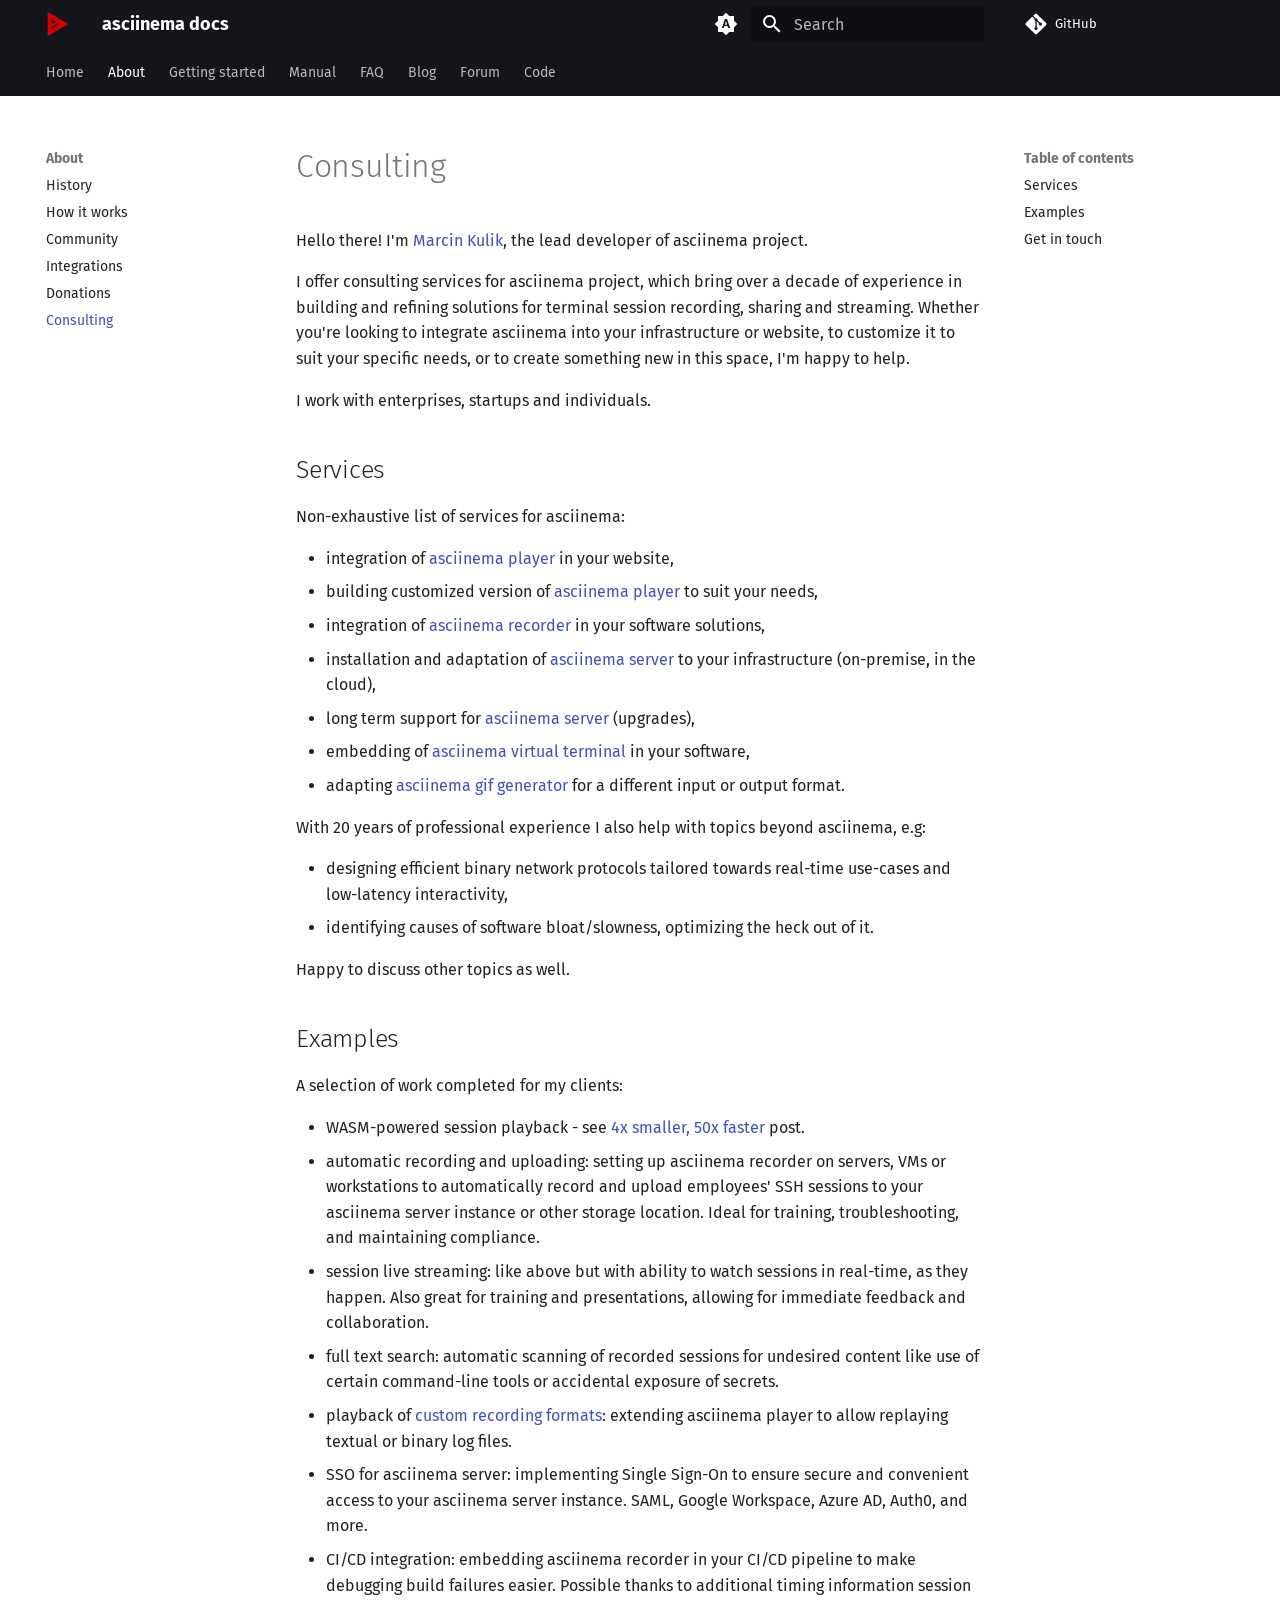
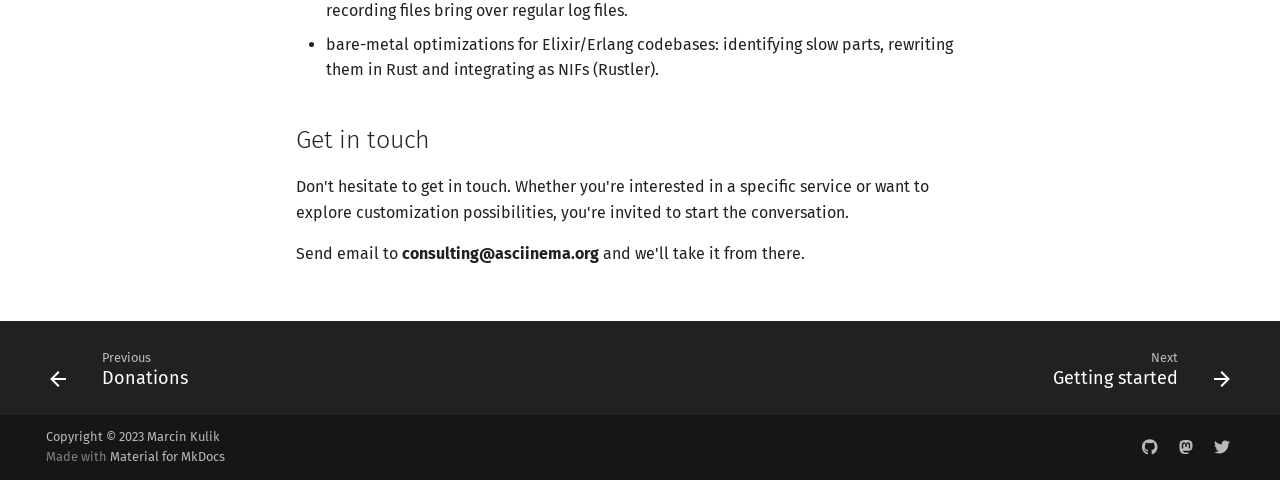
<file: consulting/index.html>
<!doctype html>
<html lang="en" class="no-js">
  <head>
    
      <meta charset="utf-8">
      <meta name="viewport" content="width=device-width,initial-scale=1">
      
      
        <meta name="author" content="Marcin Kulik">
      
      
      
        <link rel="prev" href="../donations/">
      
      
        <link rel="next" href="../getting-started/">
      
      
      <link rel="icon" href="../assets/logo.svg">
      <meta name="generator" content="mkdocs-1.5.3, mkdocs-material-9.5.6">
    
    
      
        <title>Consulting - asciinema docs</title>
      
    
    
      <link rel="stylesheet" href="../assets/stylesheets/main.50c56a3b.min.css">
      
        
        <link rel="stylesheet" href="../assets/stylesheets/palette.06af60db.min.css">
      
      


    
    
      
    
    
      
    
    
      <link rel="stylesheet" href="../stylesheets/player-3.6.4.css">
    
      <link rel="stylesheet" href="../stylesheets/extra.css">
    
      <link rel="stylesheet" href="../stylesheets/fira.css">
    
    <script>__md_scope=new URL("..",location),__md_hash=e=>[...e].reduce((e,_)=>(e<<5)-e+_.charCodeAt(0),0),__md_get=(e,_=localStorage,t=__md_scope)=>JSON.parse(_.getItem(t.pathname+"."+e)),__md_set=(e,_,t=localStorage,a=__md_scope)=>{try{t.setItem(a.pathname+"."+e,JSON.stringify(_))}catch(e){}}</script>
    
      

    
    
    
  </head>
  
  
    
    
      
    
    
    
    
    <body dir="ltr" data-md-color-scheme="default" data-md-color-primary="indigo" data-md-color-accent="indigo">
  
    
    <input class="md-toggle" data-md-toggle="drawer" type="checkbox" id="__drawer" autocomplete="off">
    <input class="md-toggle" data-md-toggle="search" type="checkbox" id="__search" autocomplete="off">
    <label class="md-overlay" for="__drawer"></label>
    <div data-md-component="skip">
      
        
        <a href="#consulting" class="md-skip">
          Skip to content
        </a>
      
    </div>
    <div data-md-component="announce">
      
    </div>
    
    
      

<header class="md-header" data-md-component="header">
  <nav class="md-header__inner md-grid" aria-label="Header">
    <a href=".." title="asciinema docs" class="md-header__button md-logo" aria-label="asciinema docs" data-md-component="logo">
      
  <img src="../assets/logo.svg" alt="logo">

    </a>
    <label class="md-header__button md-icon" for="__drawer">
      
      <svg xmlns="http://www.w3.org/2000/svg" viewBox="0 0 24 24"><path d="M3 6h18v2H3V6m0 5h18v2H3v-2m0 5h18v2H3v-2Z"/></svg>
    </label>
    <div class="md-header__title" data-md-component="header-title">
      <div class="md-header__ellipsis">
        <div class="md-header__topic">
          <span class="md-ellipsis">
            asciinema docs
          </span>
        </div>
        <div class="md-header__topic" data-md-component="header-topic">
          <span class="md-ellipsis">
            
              Consulting
            
          </span>
        </div>
      </div>
    </div>
    
      
        <form class="md-header__option" data-md-component="palette">
  
    
    
    
    <input class="md-option" data-md-color-media="(prefers-color-scheme)" data-md-color-scheme="default" data-md-color-primary="indigo" data-md-color-accent="indigo"  aria-label="Switch to light mode"  type="radio" name="__palette" id="__palette_0">
    
      <label class="md-header__button md-icon" title="Switch to light mode" for="__palette_1" hidden>
        <svg xmlns="http://www.w3.org/2000/svg" viewBox="0 0 24 24"><path d="m14.3 16-.7-2h-3.2l-.7 2H7.8L11 7h2l3.2 9h-1.9M20 8.69V4h-4.69L12 .69 8.69 4H4v4.69L.69 12 4 15.31V20h4.69L12 23.31 15.31 20H20v-4.69L23.31 12 20 8.69m-9.15 3.96h2.3L12 9l-1.15 3.65Z"/></svg>
      </label>
    
  
    
    
    
    <input class="md-option" data-md-color-media="(prefers-color-scheme: light)" data-md-color-scheme="default" data-md-color-primary="black" data-md-color-accent="indigo"  aria-label="Switch to dark mode"  type="radio" name="__palette" id="__palette_1">
    
      <label class="md-header__button md-icon" title="Switch to dark mode" for="__palette_2" hidden>
        <svg xmlns="http://www.w3.org/2000/svg" viewBox="0 0 24 24"><path d="M12 8a4 4 0 0 0-4 4 4 4 0 0 0 4 4 4 4 0 0 0 4-4 4 4 0 0 0-4-4m0 10a6 6 0 0 1-6-6 6 6 0 0 1 6-6 6 6 0 0 1 6 6 6 6 0 0 1-6 6m8-9.31V4h-4.69L12 .69 8.69 4H4v4.69L.69 12 4 15.31V20h4.69L12 23.31 15.31 20H20v-4.69L23.31 12 20 8.69Z"/></svg>
      </label>
    
  
    
    
    
    <input class="md-option" data-md-color-media="(prefers-color-scheme: dark)" data-md-color-scheme="slate" data-md-color-primary="black" data-md-color-accent="indigo"  aria-label="Switch to system preference"  type="radio" name="__palette" id="__palette_2">
    
      <label class="md-header__button md-icon" title="Switch to system preference" for="__palette_0" hidden>
        <svg xmlns="http://www.w3.org/2000/svg" viewBox="0 0 24 24"><path d="M12 18c-.89 0-1.74-.2-2.5-.55C11.56 16.5 13 14.42 13 12c0-2.42-1.44-4.5-3.5-5.45C10.26 6.2 11.11 6 12 6a6 6 0 0 1 6 6 6 6 0 0 1-6 6m8-9.31V4h-4.69L12 .69 8.69 4H4v4.69L.69 12 4 15.31V20h4.69L12 23.31 15.31 20H20v-4.69L23.31 12 20 8.69Z"/></svg>
      </label>
    
  
</form>
      
    
    
      <script>var media,input,key,value,palette=__md_get("__palette");if(palette&&palette.color){"(prefers-color-scheme)"===palette.color.media&&(media=matchMedia("(prefers-color-scheme: light)"),input=document.querySelector(media.matches?"[data-md-color-media='(prefers-color-scheme: light)']":"[data-md-color-media='(prefers-color-scheme: dark)']"),palette.color.media=input.getAttribute("data-md-color-media"),palette.color.scheme=input.getAttribute("data-md-color-scheme"),palette.color.primary=input.getAttribute("data-md-color-primary"),palette.color.accent=input.getAttribute("data-md-color-accent"));for([key,value]of Object.entries(palette.color))document.body.setAttribute("data-md-color-"+key,value)}</script>
    
    
    
      <label class="md-header__button md-icon" for="__search">
        
        <svg xmlns="http://www.w3.org/2000/svg" viewBox="0 0 24 24"><path d="M9.5 3A6.5 6.5 0 0 1 16 9.5c0 1.61-.59 3.09-1.56 4.23l.27.27h.79l5 5-1.5 1.5-5-5v-.79l-.27-.27A6.516 6.516 0 0 1 9.5 16 6.5 6.5 0 0 1 3 9.5 6.5 6.5 0 0 1 9.5 3m0 2C7 5 5 7 5 9.5S7 14 9.5 14 14 12 14 9.5 12 5 9.5 5Z"/></svg>
      </label>
      <div class="md-search" data-md-component="search" role="dialog">
  <label class="md-search__overlay" for="__search"></label>
  <div class="md-search__inner" role="search">
    <form class="md-search__form" name="search">
      <input type="text" class="md-search__input" name="query" aria-label="Search" placeholder="Search" autocapitalize="off" autocorrect="off" autocomplete="off" spellcheck="false" data-md-component="search-query" required>
      <label class="md-search__icon md-icon" for="__search">
        
        <svg xmlns="http://www.w3.org/2000/svg" viewBox="0 0 24 24"><path d="M9.5 3A6.5 6.5 0 0 1 16 9.5c0 1.61-.59 3.09-1.56 4.23l.27.27h.79l5 5-1.5 1.5-5-5v-.79l-.27-.27A6.516 6.516 0 0 1 9.5 16 6.5 6.5 0 0 1 3 9.5 6.5 6.5 0 0 1 9.5 3m0 2C7 5 5 7 5 9.5S7 14 9.5 14 14 12 14 9.5 12 5 9.5 5Z"/></svg>
        
        <svg xmlns="http://www.w3.org/2000/svg" viewBox="0 0 24 24"><path d="M20 11v2H8l5.5 5.5-1.42 1.42L4.16 12l7.92-7.92L13.5 5.5 8 11h12Z"/></svg>
      </label>
      <nav class="md-search__options" aria-label="Search">
        
        <button type="reset" class="md-search__icon md-icon" title="Clear" aria-label="Clear" tabindex="-1">
          
          <svg xmlns="http://www.w3.org/2000/svg" viewBox="0 0 24 24"><path d="M19 6.41 17.59 5 12 10.59 6.41 5 5 6.41 10.59 12 5 17.59 6.41 19 12 13.41 17.59 19 19 17.59 13.41 12 19 6.41Z"/></svg>
        </button>
      </nav>
      
        <div class="md-search__suggest" data-md-component="search-suggest"></div>
      
    </form>
    <div class="md-search__output">
      <div class="md-search__scrollwrap" data-md-scrollfix>
        <div class="md-search-result" data-md-component="search-result">
          <div class="md-search-result__meta">
            Initializing search
          </div>
          <ol class="md-search-result__list" role="presentation"></ol>
        </div>
      </div>
    </div>
  </div>
</div>
    
    
      <div class="md-header__source">
        <a href="https://github.com/asciinema/asciinema" title="Go to repository" class="md-source" data-md-component="source">
  <div class="md-source__icon md-icon">
    
    <svg xmlns="http://www.w3.org/2000/svg" viewBox="0 0 448 512"><!--! Font Awesome Free 6.5.1 by @fontawesome - https://fontawesome.com License - https://fontawesome.com/license/free (Icons: CC BY 4.0, Fonts: SIL OFL 1.1, Code: MIT License) Copyright 2023 Fonticons, Inc.--><path d="M439.55 236.05 244 40.45a28.87 28.87 0 0 0-40.81 0l-40.66 40.63 51.52 51.52c27.06-9.14 52.68 16.77 43.39 43.68l49.66 49.66c34.23-11.8 61.18 31 35.47 56.69-26.49 26.49-70.21-2.87-56-37.34L240.22 199v121.85c25.3 12.54 22.26 41.85 9.08 55a34.34 34.34 0 0 1-48.55 0c-17.57-17.6-11.07-46.91 11.25-56v-123c-20.8-8.51-24.6-30.74-18.64-45L142.57 101 8.45 235.14a28.86 28.86 0 0 0 0 40.81l195.61 195.6a28.86 28.86 0 0 0 40.8 0l194.69-194.69a28.86 28.86 0 0 0 0-40.81z"/></svg>
  </div>
  <div class="md-source__repository">
    GitHub
  </div>
</a>
      </div>
    
  </nav>
  
</header>
    
    <div class="md-container" data-md-component="container">
      
      
        
          
            
<nav class="md-tabs" aria-label="Tabs" data-md-component="tabs">
  <div class="md-grid">
    <ul class="md-tabs__list">
      
        
  
  
  
    <li class="md-tabs__item">
      <a href=".." class="md-tabs__link">
        
  
    
  
  Home

      </a>
    </li>
  

      
        
  
  
    
  
  
    
    
      <li class="md-tabs__item md-tabs__item--active">
        <a href="../history/" class="md-tabs__link">
          
  
    
  
  About

        </a>
      </li>
    
  

      
        
  
  
  
    <li class="md-tabs__item">
      <a href="../getting-started/" class="md-tabs__link">
        
  
    
  
  Getting started

      </a>
    </li>
  

      
        
  
  
  
    
    
      <li class="md-tabs__item">
        <a href="../manual/" class="md-tabs__link">
          
  
    
  
  Manual

        </a>
      </li>
    
  

      
        
  
  
  
    <li class="md-tabs__item">
      <a href="../faq/" class="md-tabs__link">
        
  
    
  
  FAQ

      </a>
    </li>
  

      
        
  
  
  
    <li class="md-tabs__item">
      <a href="https://blog.asciinema.org" class="md-tabs__link">
        
  
    
  
  Blog

      </a>
    </li>
  

      
        
  
  
  
    <li class="md-tabs__item">
      <a href="https://discourse.asciinema.org" class="md-tabs__link">
        
  
    
  
  Forum

      </a>
    </li>
  

      
        
  
  
  
    <li class="md-tabs__item">
      <a href="https://github.com/asciinema" class="md-tabs__link">
        
  
    
  
  Code

      </a>
    </li>
  

      
    </ul>
  </div>
</nav>
          
        
      
      <main class="md-main" data-md-component="main">
        <div class="md-main__inner md-grid">
          
            
              
              <div class="md-sidebar md-sidebar--primary" data-md-component="sidebar" data-md-type="navigation" >
                <div class="md-sidebar__scrollwrap">
                  <div class="md-sidebar__inner">
                    


  


<nav class="md-nav md-nav--primary md-nav--lifted" aria-label="Navigation" data-md-level="0">
  <label class="md-nav__title" for="__drawer">
    <a href=".." title="asciinema docs" class="md-nav__button md-logo" aria-label="asciinema docs" data-md-component="logo">
      
  <img src="../assets/logo.svg" alt="logo">

    </a>
    asciinema docs
  </label>
  
    <div class="md-nav__source">
      <a href="https://github.com/asciinema/asciinema" title="Go to repository" class="md-source" data-md-component="source">
  <div class="md-source__icon md-icon">
    
    <svg xmlns="http://www.w3.org/2000/svg" viewBox="0 0 448 512"><!--! Font Awesome Free 6.5.1 by @fontawesome - https://fontawesome.com License - https://fontawesome.com/license/free (Icons: CC BY 4.0, Fonts: SIL OFL 1.1, Code: MIT License) Copyright 2023 Fonticons, Inc.--><path d="M439.55 236.05 244 40.45a28.87 28.87 0 0 0-40.81 0l-40.66 40.63 51.52 51.52c27.06-9.14 52.68 16.77 43.39 43.68l49.66 49.66c34.23-11.8 61.18 31 35.47 56.69-26.49 26.49-70.21-2.87-56-37.34L240.22 199v121.85c25.3 12.54 22.26 41.85 9.08 55a34.34 34.34 0 0 1-48.55 0c-17.57-17.6-11.07-46.91 11.25-56v-123c-20.8-8.51-24.6-30.74-18.64-45L142.57 101 8.45 235.14a28.86 28.86 0 0 0 0 40.81l195.61 195.6a28.86 28.86 0 0 0 40.8 0l194.69-194.69a28.86 28.86 0 0 0 0-40.81z"/></svg>
  </div>
  <div class="md-source__repository">
    GitHub
  </div>
</a>
    </div>
  
  <ul class="md-nav__list" data-md-scrollfix>
    
      
      
  
  
  
  
    <li class="md-nav__item">
      <a href=".." class="md-nav__link">
        
  
  <span class="md-ellipsis">
    Home
  </span>
  

      </a>
    </li>
  

    
      
      
  
  
    
  
  
  
    
    
      
        
      
        
      
        
      
        
      
        
      
        
      
    
    
    
    
      
      
    
    <li class="md-nav__item md-nav__item--active md-nav__item--section md-nav__item--nested">
      
        
        
        
        <input class="md-nav__toggle md-toggle " type="checkbox" id="__nav_2" checked>
        
          
          <label class="md-nav__link" for="__nav_2" id="__nav_2_label" tabindex="">
            
  
  <span class="md-ellipsis">
    About
  </span>
  

            <span class="md-nav__icon md-icon"></span>
          </label>
        
        <nav class="md-nav" data-md-level="1" aria-labelledby="__nav_2_label" aria-expanded="true">
          <label class="md-nav__title" for="__nav_2">
            <span class="md-nav__icon md-icon"></span>
            About
          </label>
          <ul class="md-nav__list" data-md-scrollfix>
            
              
                
  
  
  
  
    <li class="md-nav__item">
      <a href="../history/" class="md-nav__link">
        
  
  <span class="md-ellipsis">
    History
  </span>
  

      </a>
    </li>
  

              
            
              
                
  
  
  
  
    <li class="md-nav__item">
      <a href="../how-it-works/" class="md-nav__link">
        
  
  <span class="md-ellipsis">
    How it works
  </span>
  

      </a>
    </li>
  

              
            
              
                
  
  
  
  
    <li class="md-nav__item">
      <a href="../community/" class="md-nav__link">
        
  
  <span class="md-ellipsis">
    Community
  </span>
  

      </a>
    </li>
  

              
            
              
                
  
  
  
  
    <li class="md-nav__item">
      <a href="../integrations/" class="md-nav__link">
        
  
  <span class="md-ellipsis">
    Integrations
  </span>
  

      </a>
    </li>
  

              
            
              
                
  
  
  
  
    <li class="md-nav__item">
      <a href="../donations/" class="md-nav__link">
        
  
  <span class="md-ellipsis">
    Donations
  </span>
  

      </a>
    </li>
  

              
            
              
                
  
  
    
  
  
  
    <li class="md-nav__item md-nav__item--active">
      
      <input class="md-nav__toggle md-toggle" type="checkbox" id="__toc">
      
      
        
      
      
        <label class="md-nav__link md-nav__link--active" for="__toc">
          
  
  <span class="md-ellipsis">
    Consulting
  </span>
  

          <span class="md-nav__icon md-icon"></span>
        </label>
      
      <a href="./" class="md-nav__link md-nav__link--active">
        
  
  <span class="md-ellipsis">
    Consulting
  </span>
  

      </a>
      
        

<nav class="md-nav md-nav--secondary" aria-label="Table of contents">
  
  
  
    
  
  
    <label class="md-nav__title" for="__toc">
      <span class="md-nav__icon md-icon"></span>
      Table of contents
    </label>
    <ul class="md-nav__list" data-md-component="toc" data-md-scrollfix>
      
        <li class="md-nav__item">
  <a href="#services" class="md-nav__link">
    <span class="md-ellipsis">
      Services
    </span>
  </a>
  
</li>
      
        <li class="md-nav__item">
  <a href="#examples" class="md-nav__link">
    <span class="md-ellipsis">
      Examples
    </span>
  </a>
  
</li>
      
        <li class="md-nav__item">
  <a href="#get-in-touch" class="md-nav__link">
    <span class="md-ellipsis">
      Get in touch
    </span>
  </a>
  
</li>
      
    </ul>
  
</nav>
      
    </li>
  

              
            
          </ul>
        </nav>
      
    </li>
  

    
      
      
  
  
  
  
    <li class="md-nav__item">
      <a href="../getting-started/" class="md-nav__link">
        
  
  <span class="md-ellipsis">
    Getting started
  </span>
  

      </a>
    </li>
  

    
      
      
  
  
  
  
    
    
      
        
          
        
      
        
      
        
      
        
      
        
      
        
      
    
    
    
    
      
      
    
    <li class="md-nav__item md-nav__item--section md-nav__item--nested">
      
        
        
        
        <input class="md-nav__toggle md-toggle " type="checkbox" id="__nav_4" >
        
          
          
          <div class="md-nav__link md-nav__container">
            <a href="../manual/" class="md-nav__link ">
              
  
  <span class="md-ellipsis">
    Manual
  </span>
  

            </a>
            
              
              <label class="md-nav__link " for="__nav_4" id="__nav_4_label" tabindex="">
                <span class="md-nav__icon md-icon"></span>
              </label>
            
          </div>
        
        <nav class="md-nav" data-md-level="1" aria-labelledby="__nav_4_label" aria-expanded="false">
          <label class="md-nav__title" for="__nav_4">
            <span class="md-nav__icon md-icon"></span>
            Manual
          </label>
          <ul class="md-nav__list" data-md-scrollfix>
            
              
            
              
                
  
  
  
  
    
    
      
        
          
        
      
        
      
        
      
        
      
        
      
        
      
        
      
        
      
    
    
    
    
      
      
    
    <li class="md-nav__item md-nav__item--section md-nav__item--nested">
      
        
        
        
        <input class="md-nav__toggle md-toggle " type="checkbox" id="__nav_4_2" >
        
          
          
          <div class="md-nav__link md-nav__container">
            <a href="../manual/cli/" class="md-nav__link ">
              
  
  <span class="md-ellipsis">
    CLI
  </span>
  

            </a>
            
              
              <label class="md-nav__link " for="__nav_4_2" id="__nav_4_2_label" tabindex="">
                <span class="md-nav__icon md-icon"></span>
              </label>
            
          </div>
        
        <nav class="md-nav" data-md-level="2" aria-labelledby="__nav_4_2_label" aria-expanded="false">
          <label class="md-nav__title" for="__nav_4_2">
            <span class="md-nav__icon md-icon"></span>
            CLI
          </label>
          <ul class="md-nav__list" data-md-scrollfix>
            
              
            
              
                
  
  
  
  
    <li class="md-nav__item">
      <a href="../manual/cli/quick-start/" class="md-nav__link">
        
  
  <span class="md-ellipsis">
    Quick start
  </span>
  

      </a>
    </li>
  

              
            
              
                
  
  
  
  
    <li class="md-nav__item">
      <a href="../manual/cli/installation/" class="md-nav__link">
        
  
  <span class="md-ellipsis">
    Installation
  </span>
  

      </a>
    </li>
  

              
            
              
                
  
  
  
  
    <li class="md-nav__item">
      <a href="../manual/cli/usage/" class="md-nav__link">
        
  
  <span class="md-ellipsis">
    Usage
  </span>
  

      </a>
    </li>
  

              
            
              
                
  
  
  
  
    <li class="md-nav__item">
      <a href="../manual/cli/configuration/" class="md-nav__link">
        
  
  <span class="md-ellipsis">
    Configuration
  </span>
  

      </a>
    </li>
  

              
            
              
                
  
  
  
  
    <li class="md-nav__item">
      <a href="../manual/cli/markers/" class="md-nav__link">
        
  
  <span class="md-ellipsis">
    Markers
  </span>
  

      </a>
    </li>
  

              
            
              
                
  
  
  
  
    <li class="md-nav__item">
      <a href="../manual/cli/shortcuts/" class="md-nav__link">
        
  
  <span class="md-ellipsis">
    Keyboard shortcuts
  </span>
  

      </a>
    </li>
  

              
            
              
                
  
  
  
  
    <li class="md-nav__item">
      <a href="../manual/cli/desktop-notifications/" class="md-nav__link">
        
  
  <span class="md-ellipsis">
    Desktop notifications
  </span>
  

      </a>
    </li>
  

              
            
          </ul>
        </nav>
      
    </li>
  

              
            
              
                
  
  
  
  
    
    
      
        
          
        
      
        
      
        
      
        
      
        
      
        
      
        
      
        
      
        
      
        
      
        
      
    
    
    
    
      
      
    
    <li class="md-nav__item md-nav__item--section md-nav__item--nested">
      
        
        
        
        <input class="md-nav__toggle md-toggle " type="checkbox" id="__nav_4_3" >
        
          
          
          <div class="md-nav__link md-nav__container">
            <a href="../manual/player/" class="md-nav__link ">
              
  
  <span class="md-ellipsis">
    PLAYER
  </span>
  

            </a>
            
              
              <label class="md-nav__link " for="__nav_4_3" id="__nav_4_3_label" tabindex="">
                <span class="md-nav__icon md-icon"></span>
              </label>
            
          </div>
        
        <nav class="md-nav" data-md-level="2" aria-labelledby="__nav_4_3_label" aria-expanded="false">
          <label class="md-nav__title" for="__nav_4_3">
            <span class="md-nav__icon md-icon"></span>
            PLAYER
          </label>
          <ul class="md-nav__list" data-md-scrollfix>
            
              
            
              
                
  
  
  
  
    <li class="md-nav__item">
      <a href="../manual/player/quick-start/" class="md-nav__link">
        
  
  <span class="md-ellipsis">
    Quick start
  </span>
  

      </a>
    </li>
  

              
            
              
                
  
  
  
  
    <li class="md-nav__item">
      <a href="../manual/player/loading/" class="md-nav__link">
        
  
  <span class="md-ellipsis">
    Loading a recording
  </span>
  

      </a>
    </li>
  

              
            
              
                
  
  
  
  
    <li class="md-nav__item">
      <a href="../manual/player/options/" class="md-nav__link">
        
  
  <span class="md-ellipsis">
    Options
  </span>
  

      </a>
    </li>
  

              
            
              
                
  
  
  
  
    <li class="md-nav__item">
      <a href="../manual/player/api/" class="md-nav__link">
        
  
  <span class="md-ellipsis">
    API
  </span>
  

      </a>
    </li>
  

              
            
              
                
  
  
  
  
    <li class="md-nav__item">
      <a href="../manual/player/fonts/" class="md-nav__link">
        
  
  <span class="md-ellipsis">
    Fonts
  </span>
  

      </a>
    </li>
  

              
            
              
                
  
  
  
  
    <li class="md-nav__item">
      <a href="../manual/player/markers/" class="md-nav__link">
        
  
  <span class="md-ellipsis">
    Markers
  </span>
  

      </a>
    </li>
  

              
            
              
                
  
  
  
  
    <li class="md-nav__item">
      <a href="../manual/player/themes/" class="md-nav__link">
        
  
  <span class="md-ellipsis">
    Terminal themes
  </span>
  

      </a>
    </li>
  

              
            
              
                
  
  
  
  
    <li class="md-nav__item">
      <a href="../manual/player/shortcuts/" class="md-nav__link">
        
  
  <span class="md-ellipsis">
    Keyboard shortcuts
  </span>
  

      </a>
    </li>
  

              
            
              
                
  
  
  
  
    <li class="md-nav__item">
      <a href="../manual/player/parsers/" class="md-nav__link">
        
  
  <span class="md-ellipsis">
    Parsers
  </span>
  

      </a>
    </li>
  

              
            
              
                
  
  
  
  
    <li class="md-nav__item">
      <a href="../manual/player/upgrading/" class="md-nav__link">
        
  
  <span class="md-ellipsis">
    Upgrading
  </span>
  

      </a>
    </li>
  

              
            
          </ul>
        </nav>
      
    </li>
  

              
            
              
                
  
  
  
  
    
    
      
        
          
        
      
        
      
        
      
        
      
    
    
    
    
      
      
    
    <li class="md-nav__item md-nav__item--section md-nav__item--nested">
      
        
        
        
        <input class="md-nav__toggle md-toggle " type="checkbox" id="__nav_4_4" >
        
          
          
          <div class="md-nav__link md-nav__container">
            <a href="../manual/server/" class="md-nav__link ">
              
  
  <span class="md-ellipsis">
    SERVER
  </span>
  

            </a>
            
              
              <label class="md-nav__link " for="__nav_4_4" id="__nav_4_4_label" tabindex="">
                <span class="md-nav__icon md-icon"></span>
              </label>
            
          </div>
        
        <nav class="md-nav" data-md-level="2" aria-labelledby="__nav_4_4_label" aria-expanded="false">
          <label class="md-nav__title" for="__nav_4_4">
            <span class="md-nav__icon md-icon"></span>
            SERVER
          </label>
          <ul class="md-nav__list" data-md-scrollfix>
            
              
            
              
                
  
  
  
  
    <li class="md-nav__item">
      <a href="../manual/server/sharing/" class="md-nav__link">
        
  
  <span class="md-ellipsis">
    Sharing
  </span>
  

      </a>
    </li>
  

              
            
              
                
  
  
  
  
    <li class="md-nav__item">
      <a href="../manual/server/embedding/" class="md-nav__link">
        
  
  <span class="md-ellipsis">
    Embedding
  </span>
  

      </a>
    </li>
  

              
            
              
                
  
  
  
  
    
    
      
        
          
        
      
        
      
        
      
        
      
        
      
        
      
    
    
    
    
    <li class="md-nav__item md-nav__item--nested">
      
        
        
        
        <input class="md-nav__toggle md-toggle " type="checkbox" id="__nav_4_4_4" >
        
          
          
          <div class="md-nav__link md-nav__container">
            <a href="../manual/server/self-hosting/" class="md-nav__link ">
              
  
  <span class="md-ellipsis">
    Self-hosting
  </span>
  

            </a>
            
              
              <label class="md-nav__link " for="__nav_4_4_4" id="__nav_4_4_4_label" tabindex="0">
                <span class="md-nav__icon md-icon"></span>
              </label>
            
          </div>
        
        <nav class="md-nav" data-md-level="3" aria-labelledby="__nav_4_4_4_label" aria-expanded="false">
          <label class="md-nav__title" for="__nav_4_4_4">
            <span class="md-nav__icon md-icon"></span>
            Self-hosting
          </label>
          <ul class="md-nav__list" data-md-scrollfix>
            
              
            
              
                
  
  
  
  
    <li class="md-nav__item">
      <a href="../manual/server/self-hosting/quick-start/" class="md-nav__link">
        
  
  <span class="md-ellipsis">
    Quick start
  </span>
  

      </a>
    </li>
  

              
            
              
                
  
  
  
  
    <li class="md-nav__item">
      <a href="../manual/server/self-hosting/configuration/" class="md-nav__link">
        
  
  <span class="md-ellipsis">
    Configuration
  </span>
  

      </a>
    </li>
  

              
            
              
                
  
  
  
  
    <li class="md-nav__item">
      <a href="../manual/server/self-hosting/upgrading/" class="md-nav__link">
        
  
  <span class="md-ellipsis">
    Upgrading
  </span>
  

      </a>
    </li>
  

              
            
              
                
  
  
  
  
    <li class="md-nav__item">
      <a href="../manual/server/self-hosting/admin/" class="md-nav__link">
        
  
  <span class="md-ellipsis">
    Administration
  </span>
  

      </a>
    </li>
  

              
            
              
                
  
  
  
  
    <li class="md-nav__item">
      <a href="../manual/server/self-hosting/customization/" class="md-nav__link">
        
  
  <span class="md-ellipsis">
    Customization
  </span>
  

      </a>
    </li>
  

              
            
          </ul>
        </nav>
      
    </li>
  

              
            
          </ul>
        </nav>
      
    </li>
  

              
            
              
                
  
  
  
  
    
    
      
        
          
        
      
        
      
        
      
    
    
    
    
      
      
    
    <li class="md-nav__item md-nav__item--section md-nav__item--nested">
      
        
        
        
        <input class="md-nav__toggle md-toggle " type="checkbox" id="__nav_4_5" >
        
          
          
          <div class="md-nav__link md-nav__container">
            <a href="../manual/agg/" class="md-nav__link ">
              
  
  <span class="md-ellipsis">
    AGG
  </span>
  

            </a>
            
              
              <label class="md-nav__link " for="__nav_4_5" id="__nav_4_5_label" tabindex="">
                <span class="md-nav__icon md-icon"></span>
              </label>
            
          </div>
        
        <nav class="md-nav" data-md-level="2" aria-labelledby="__nav_4_5_label" aria-expanded="false">
          <label class="md-nav__title" for="__nav_4_5">
            <span class="md-nav__icon md-icon"></span>
            AGG
          </label>
          <ul class="md-nav__list" data-md-scrollfix>
            
              
            
              
                
  
  
  
  
    <li class="md-nav__item">
      <a href="../manual/agg/installation/" class="md-nav__link">
        
  
  <span class="md-ellipsis">
    Installation
  </span>
  

      </a>
    </li>
  

              
            
              
                
  
  
  
  
    <li class="md-nav__item">
      <a href="../manual/agg/usage/" class="md-nav__link">
        
  
  <span class="md-ellipsis">
    Usage
  </span>
  

      </a>
    </li>
  

              
            
          </ul>
        </nav>
      
    </li>
  

              
            
              
                
  
  
  
  
    
    
      
        
      
        
      
    
    
    
    
      
      
    
    <li class="md-nav__item md-nav__item--section md-nav__item--nested">
      
        
        
        
        <input class="md-nav__toggle md-toggle " type="checkbox" id="__nav_4_6" >
        
          
          <label class="md-nav__link" for="__nav_4_6" id="__nav_4_6_label" tabindex="">
            
  
  <span class="md-ellipsis">
    FILE FORMAT
  </span>
  

            <span class="md-nav__icon md-icon"></span>
          </label>
        
        <nav class="md-nav" data-md-level="2" aria-labelledby="__nav_4_6_label" aria-expanded="false">
          <label class="md-nav__title" for="__nav_4_6">
            <span class="md-nav__icon md-icon"></span>
            FILE FORMAT
          </label>
          <ul class="md-nav__list" data-md-scrollfix>
            
              
                
  
  
  
  
    <li class="md-nav__item">
      <a href="../manual/asciicast/v2/" class="md-nav__link">
        
  
  <span class="md-ellipsis">
    asciicast v2
  </span>
  

      </a>
    </li>
  

              
            
              
                
  
  
  
  
    <li class="md-nav__item">
      <a href="../manual/asciicast/v1/" class="md-nav__link">
        
  
  <span class="md-ellipsis">
    asciicast v1
  </span>
  

      </a>
    </li>
  

              
            
          </ul>
        </nav>
      
    </li>
  

              
            
          </ul>
        </nav>
      
    </li>
  

    
      
      
  
  
  
  
    <li class="md-nav__item">
      <a href="../faq/" class="md-nav__link">
        
  
  <span class="md-ellipsis">
    FAQ
  </span>
  

      </a>
    </li>
  

    
      
      
  
  
  
  
    <li class="md-nav__item">
      <a href="https://blog.asciinema.org" class="md-nav__link">
        
  
  <span class="md-ellipsis">
    Blog
  </span>
  

      </a>
    </li>
  

    
      
      
  
  
  
  
    <li class="md-nav__item">
      <a href="https://discourse.asciinema.org" class="md-nav__link">
        
  
  <span class="md-ellipsis">
    Forum
  </span>
  

      </a>
    </li>
  

    
      
      
  
  
  
  
    <li class="md-nav__item">
      <a href="https://github.com/asciinema" class="md-nav__link">
        
  
  <span class="md-ellipsis">
    Code
  </span>
  

      </a>
    </li>
  

    
  </ul>
</nav>
                  </div>
                </div>
              </div>
            
            
              
              <div class="md-sidebar md-sidebar--secondary" data-md-component="sidebar" data-md-type="toc" >
                <div class="md-sidebar__scrollwrap">
                  <div class="md-sidebar__inner">
                    

<nav class="md-nav md-nav--secondary" aria-label="Table of contents">
  
  
  
    
  
  
    <label class="md-nav__title" for="__toc">
      <span class="md-nav__icon md-icon"></span>
      Table of contents
    </label>
    <ul class="md-nav__list" data-md-component="toc" data-md-scrollfix>
      
        <li class="md-nav__item">
  <a href="#services" class="md-nav__link">
    <span class="md-ellipsis">
      Services
    </span>
  </a>
  
</li>
      
        <li class="md-nav__item">
  <a href="#examples" class="md-nav__link">
    <span class="md-ellipsis">
      Examples
    </span>
  </a>
  
</li>
      
        <li class="md-nav__item">
  <a href="#get-in-touch" class="md-nav__link">
    <span class="md-ellipsis">
      Get in touch
    </span>
  </a>
  
</li>
      
    </ul>
  
</nav>
                  </div>
                </div>
              </div>
            
          
          
            <div class="md-content" data-md-component="content">
              <article class="md-content__inner md-typeset">
                
                  

  
  


<h1 id="consulting">Consulting<a class="headerlink" href="#consulting" title="Permanent link">&para;</a></h1>
<p>Hello there! I'm <a href="https://hachyderm.io/@ku1ik">Marcin Kulik</a>, the lead developer
of asciinema project.</p>
<p>I offer consulting services for asciinema project, which bring over a decade of
experience in building and refining solutions for terminal session recording,
sharing and streaming. Whether you're looking to integrate asciinema into your
infrastructure or website, to customize it to suit your specific needs, or to
create something new in this space, I'm happy to help.</p>
<p>I work with enterprises, startups and individuals.</p>
<h2 id="services">Services<a class="headerlink" href="#services" title="Permanent link">&para;</a></h2>
<p>Non-exhaustive list of services for asciinema:</p>
<ul>
<li>integration of <a href="../manual/player/">asciinema player</a> in your website,</li>
<li>building customized version of <a href="../manual/player/">asciinema player</a> to
  suit your needs,</li>
<li>integration of <a href="../manual/cli/">asciinema recorder</a> in your software
  solutions,</li>
<li>installation and adaptation of <a href="../manual/server/">asciinema server</a> to
  your infrastructure (on-premise, in the cloud),</li>
<li>long term support for <a href="../manual/server/">asciinema server</a> (upgrades),</li>
<li>embedding of <a href="https://github.com/asciinema/avt">asciinema virtual terminal</a> in
  your software,</li>
<li>adapting <a href="../manual/agg/">asciinema gif generator</a> for a different input
  or output format.</li>
</ul>
<p>With 20 years of professional experience I also help with topics beyond
asciinema, e.g:</p>
<ul>
<li>designing efficient binary network protocols tailored towards real-time
  use-cases and low-latency interactivity,</li>
<li>identifying causes of software bloat/slowness, optimizing the heck out of it.</li>
</ul>
<p>Happy to discuss other topics as well.</p>
<h2 id="examples">Examples<a class="headerlink" href="#examples" title="Permanent link">&para;</a></h2>
<p>A selection of work completed for my clients:</p>
<ul>
<li>WASM-powered session playback - see <a href="https://blog.asciinema.org/post/smaller-faster/">4x smaller, 50x faster</a> post.</li>
<li>automatic recording and uploading: setting up asciinema recorder on servers,
  VMs or workstations to automatically record and upload employees' SSH sessions
  to your asciinema server instance or other storage location. Ideal for training,
  troubleshooting, and maintaining compliance.</li>
<li>session live streaming: like above but with ability to watch sessions in
  real-time, as they happen. Also great for training and presentations, allowing
  for immediate feedback and collaboration.</li>
<li>full text search: automatic scanning of recorded sessions for undesired
  content like use of certain command-line tools or accidental exposure of
  secrets.</li>
<li>playback of <a href="../manual/player/parsers/">custom recording formats</a>: extending
  asciinema player to allow replaying textual or binary log files.</li>
<li>SSO for asciinema server: implementing Single Sign-On to ensure secure and convenient access to your
  asciinema server instance. SAML, Google Workspace, Azure AD, Auth0, and more.</li>
<li>CI/CD integration: embedding asciinema recorder in your CI/CD pipeline to make
  debugging build failures easier. Possible thanks to additional timing
  information session recording files bring over regular log files.</li>
<li>bare-metal optimizations for Elixir/Erlang codebases: identifying slow parts,
  rewriting them in Rust and integrating as NIFs (Rustler).</li>
</ul>
<h2 id="get-in-touch">Get in touch<a class="headerlink" href="#get-in-touch" title="Permanent link">&para;</a></h2>
<p>Don't hesitate to get in touch. Whether you're interested in a specific service
or want to explore customization possibilities, you're invited to start the
conversation.</p>
<p>Send email to <span
class="email">consulting@asci<b>inema.org</b>inema.org</span> and we'll take it
from there.</p>












                
              </article>
            </div>
          
          
  <script>var tabs=__md_get("__tabs");if(Array.isArray(tabs))e:for(var set of document.querySelectorAll(".tabbed-set")){var tab,labels=set.querySelector(".tabbed-labels");for(tab of tabs)for(var label of labels.getElementsByTagName("label"))if(label.innerText.trim()===tab){var input=document.getElementById(label.htmlFor);input.checked=!0;continue e}}</script>

<script>var target=document.getElementById(location.hash.slice(1));target&&target.name&&(target.checked=target.name.startsWith("__tabbed_"))</script>
        </div>
        
          <button type="button" class="md-top md-icon" data-md-component="top" hidden>
  
  <svg xmlns="http://www.w3.org/2000/svg" viewBox="0 0 24 24"><path d="M13 20h-2V8l-5.5 5.5-1.42-1.42L12 4.16l7.92 7.92-1.42 1.42L13 8v12Z"/></svg>
  Back to top
</button>
        
      </main>
      
        <footer class="md-footer">
  
    
      
      <nav class="md-footer__inner md-grid" aria-label="Footer" >
        
          
          <a href="../donations/" class="md-footer__link md-footer__link--prev" aria-label="Previous: Donations">
            <div class="md-footer__button md-icon">
              
              <svg xmlns="http://www.w3.org/2000/svg" viewBox="0 0 24 24"><path d="M20 11v2H8l5.5 5.5-1.42 1.42L4.16 12l7.92-7.92L13.5 5.5 8 11h12Z"/></svg>
            </div>
            <div class="md-footer__title">
              <span class="md-footer__direction">
                Previous
              </span>
              <div class="md-ellipsis">
                Donations
              </div>
            </div>
          </a>
        
        
          
          <a href="../getting-started/" class="md-footer__link md-footer__link--next" aria-label="Next: Getting started">
            <div class="md-footer__title">
              <span class="md-footer__direction">
                Next
              </span>
              <div class="md-ellipsis">
                Getting started
              </div>
            </div>
            <div class="md-footer__button md-icon">
              
              <svg xmlns="http://www.w3.org/2000/svg" viewBox="0 0 24 24"><path d="M4 11v2h12l-5.5 5.5 1.42 1.42L19.84 12l-7.92-7.92L10.5 5.5 16 11H4Z"/></svg>
            </div>
          </a>
        
      </nav>
    
  
  <div class="md-footer-meta md-typeset">
    <div class="md-footer-meta__inner md-grid">
      <div class="md-copyright">
  
    <div class="md-copyright__highlight">
      Copyright &copy; 2023 Marcin Kulik
    </div>
  
  
    Made with
    <a href="https://squidfunk.github.io/mkdocs-material/" target="_blank" rel="noopener">
      Material for MkDocs
    </a>
  
</div>
      
        <div class="md-social">
  
    
    
    
    
    <a href="https://github.com/asciinema" target="_blank" rel="noopener" title="asciinema on Github" class="md-social__link">
      <svg xmlns="http://www.w3.org/2000/svg" viewBox="0 0 496 512"><!--! Font Awesome Free 6.5.1 by @fontawesome - https://fontawesome.com License - https://fontawesome.com/license/free (Icons: CC BY 4.0, Fonts: SIL OFL 1.1, Code: MIT License) Copyright 2023 Fonticons, Inc.--><path d="M165.9 397.4c0 2-2.3 3.6-5.2 3.6-3.3.3-5.6-1.3-5.6-3.6 0-2 2.3-3.6 5.2-3.6 3-.3 5.6 1.3 5.6 3.6zm-31.1-4.5c-.7 2 1.3 4.3 4.3 4.9 2.6 1 5.6 0 6.2-2s-1.3-4.3-4.3-5.2c-2.6-.7-5.5.3-6.2 2.3zm44.2-1.7c-2.9.7-4.9 2.6-4.6 4.9.3 2 2.9 3.3 5.9 2.6 2.9-.7 4.9-2.6 4.6-4.6-.3-1.9-3-3.2-5.9-2.9zM244.8 8C106.1 8 0 113.3 0 252c0 110.9 69.8 205.8 169.5 239.2 12.8 2.3 17.3-5.6 17.3-12.1 0-6.2-.3-40.4-.3-61.4 0 0-70 15-84.7-29.8 0 0-11.4-29.1-27.8-36.6 0 0-22.9-15.7 1.6-15.4 0 0 24.9 2 38.6 25.8 21.9 38.6 58.6 27.5 72.9 20.9 2.3-16 8.8-27.1 16-33.7-55.9-6.2-112.3-14.3-112.3-110.5 0-27.5 7.6-41.3 23.6-58.9-2.6-6.5-11.1-33.3 2.6-67.9 20.9-6.5 69 27 69 27 20-5.6 41.5-8.5 62.8-8.5s42.8 2.9 62.8 8.5c0 0 48.1-33.6 69-27 13.7 34.7 5.2 61.4 2.6 67.9 16 17.7 25.8 31.5 25.8 58.9 0 96.5-58.9 104.2-114.8 110.5 9.2 7.9 17 22.9 17 46.4 0 33.7-.3 75.4-.3 83.6 0 6.5 4.6 14.4 17.3 12.1C428.2 457.8 496 362.9 496 252 496 113.3 383.5 8 244.8 8zM97.2 352.9c-1.3 1-1 3.3.7 5.2 1.6 1.6 3.9 2.3 5.2 1 1.3-1 1-3.3-.7-5.2-1.6-1.6-3.9-2.3-5.2-1zm-10.8-8.1c-.7 1.3.3 2.9 2.3 3.9 1.6 1 3.6.7 4.3-.7.7-1.3-.3-2.9-2.3-3.9-2-.6-3.6-.3-4.3.7zm32.4 35.6c-1.6 1.3-1 4.3 1.3 6.2 2.3 2.3 5.2 2.6 6.5 1 1.3-1.3.7-4.3-1.3-6.2-2.2-2.3-5.2-2.6-6.5-1zm-11.4-14.7c-1.6 1-1.6 3.6 0 5.9 1.6 2.3 4.3 3.3 5.6 2.3 1.6-1.3 1.6-3.9 0-6.2-1.4-2.3-4-3.3-5.6-2z"/></svg>
    </a>
  
    
    
      
    
    
    
    <a href="https://fosstodon.org/@asciinema" target="_blank" rel="noopener me" title="asciinema on Mastodon" class="md-social__link">
      <svg xmlns="http://www.w3.org/2000/svg" viewBox="0 0 448 512"><!--! Font Awesome Free 6.5.1 by @fontawesome - https://fontawesome.com License - https://fontawesome.com/license/free (Icons: CC BY 4.0, Fonts: SIL OFL 1.1, Code: MIT License) Copyright 2023 Fonticons, Inc.--><path d="M433 179.11c0-97.2-63.71-125.7-63.71-125.7-62.52-28.7-228.56-28.4-290.48 0 0 0-63.72 28.5-63.72 125.7 0 115.7-6.6 259.4 105.63 289.1 40.51 10.7 75.32 13 103.33 11.4 50.81-2.8 79.32-18.1 79.32-18.1l-1.7-36.9s-36.31 11.4-77.12 10.1c-40.41-1.4-83-4.4-89.63-54a102.54 102.54 0 0 1-.9-13.9c85.63 20.9 158.65 9.1 178.75 6.7 56.12-6.7 105-41.3 111.23-72.9 9.8-49.8 9-121.5 9-121.5zm-75.12 125.2h-46.63v-114.2c0-49.7-64-51.6-64 6.9v62.5h-46.33V197c0-58.5-64-56.6-64-6.9v114.2H90.19c0-122.1-5.2-147.9 18.41-175 25.9-28.9 79.82-30.8 103.83 6.1l11.6 19.5 11.6-19.5c24.11-37.1 78.12-34.8 103.83-6.1 23.71 27.3 18.4 53 18.4 175z"/></svg>
    </a>
  
    
    
    
    
    <a href="https://twitter.com/asciinema" target="_blank" rel="noopener" title="asciinema on X (Twitter)" class="md-social__link">
      <svg xmlns="http://www.w3.org/2000/svg" viewBox="0 0 512 512"><!--! Font Awesome Free 6.5.1 by @fontawesome - https://fontawesome.com License - https://fontawesome.com/license/free (Icons: CC BY 4.0, Fonts: SIL OFL 1.1, Code: MIT License) Copyright 2023 Fonticons, Inc.--><path d="M459.37 151.716c.325 4.548.325 9.097.325 13.645 0 138.72-105.583 298.558-298.558 298.558-59.452 0-114.68-17.219-161.137-47.106 8.447.974 16.568 1.299 25.34 1.299 49.055 0 94.213-16.568 130.274-44.832-46.132-.975-84.792-31.188-98.112-72.772 6.498.974 12.995 1.624 19.818 1.624 9.421 0 18.843-1.3 27.614-3.573-48.081-9.747-84.143-51.98-84.143-102.985v-1.299c13.969 7.797 30.214 12.67 47.431 13.319-28.264-18.843-46.781-51.005-46.781-87.391 0-19.492 5.197-37.36 14.294-52.954 51.655 63.675 129.3 105.258 216.365 109.807-1.624-7.797-2.599-15.918-2.599-24.04 0-57.828 46.782-104.934 104.934-104.934 30.213 0 57.502 12.67 76.67 33.137 23.715-4.548 46.456-13.32 66.599-25.34-7.798 24.366-24.366 44.833-46.132 57.827 21.117-2.273 41.584-8.122 60.426-16.243-14.292 20.791-32.161 39.308-52.628 54.253z"/></svg>
    </a>
  
</div>
      
    </div>
  </div>
</footer>
      
    </div>
    <div class="md-dialog" data-md-component="dialog">
      <div class="md-dialog__inner md-typeset"></div>
    </div>
    
      <div class="md-progress" data-md-component="progress" role="progressbar"></div>
    
    
    <script id="__config" type="application/json">{"base": "..", "features": ["navigation.tabs", "navigation.instant", "navigation.instant.progress", "navigation.sections", "navigation.indexes", "navigation.top", "navigation.footer", "search.suggest", "search.highlight", "content.tabs.link", "content.code.annotation", "content.code.copy"], "search": "../assets/javascripts/workers/search.b8dbb3d2.min.js", "translations": {"clipboard.copied": "Copied to clipboard", "clipboard.copy": "Copy to clipboard", "search.result.more.one": "1 more on this page", "search.result.more.other": "# more on this page", "search.result.none": "No matching documents", "search.result.one": "1 matching document", "search.result.other": "# matching documents", "search.result.placeholder": "Type to start searching", "search.result.term.missing": "Missing", "select.version": "Select version"}}</script>
    
    
      <script src="../assets/javascripts/bundle.e1c3ead8.min.js"></script>
      
        <script src="../javascripts/player-3.6.4.min.js"></script>
      
        <script src="../javascripts/extra.js"></script>
      
    
  </body>
</html>
</file>
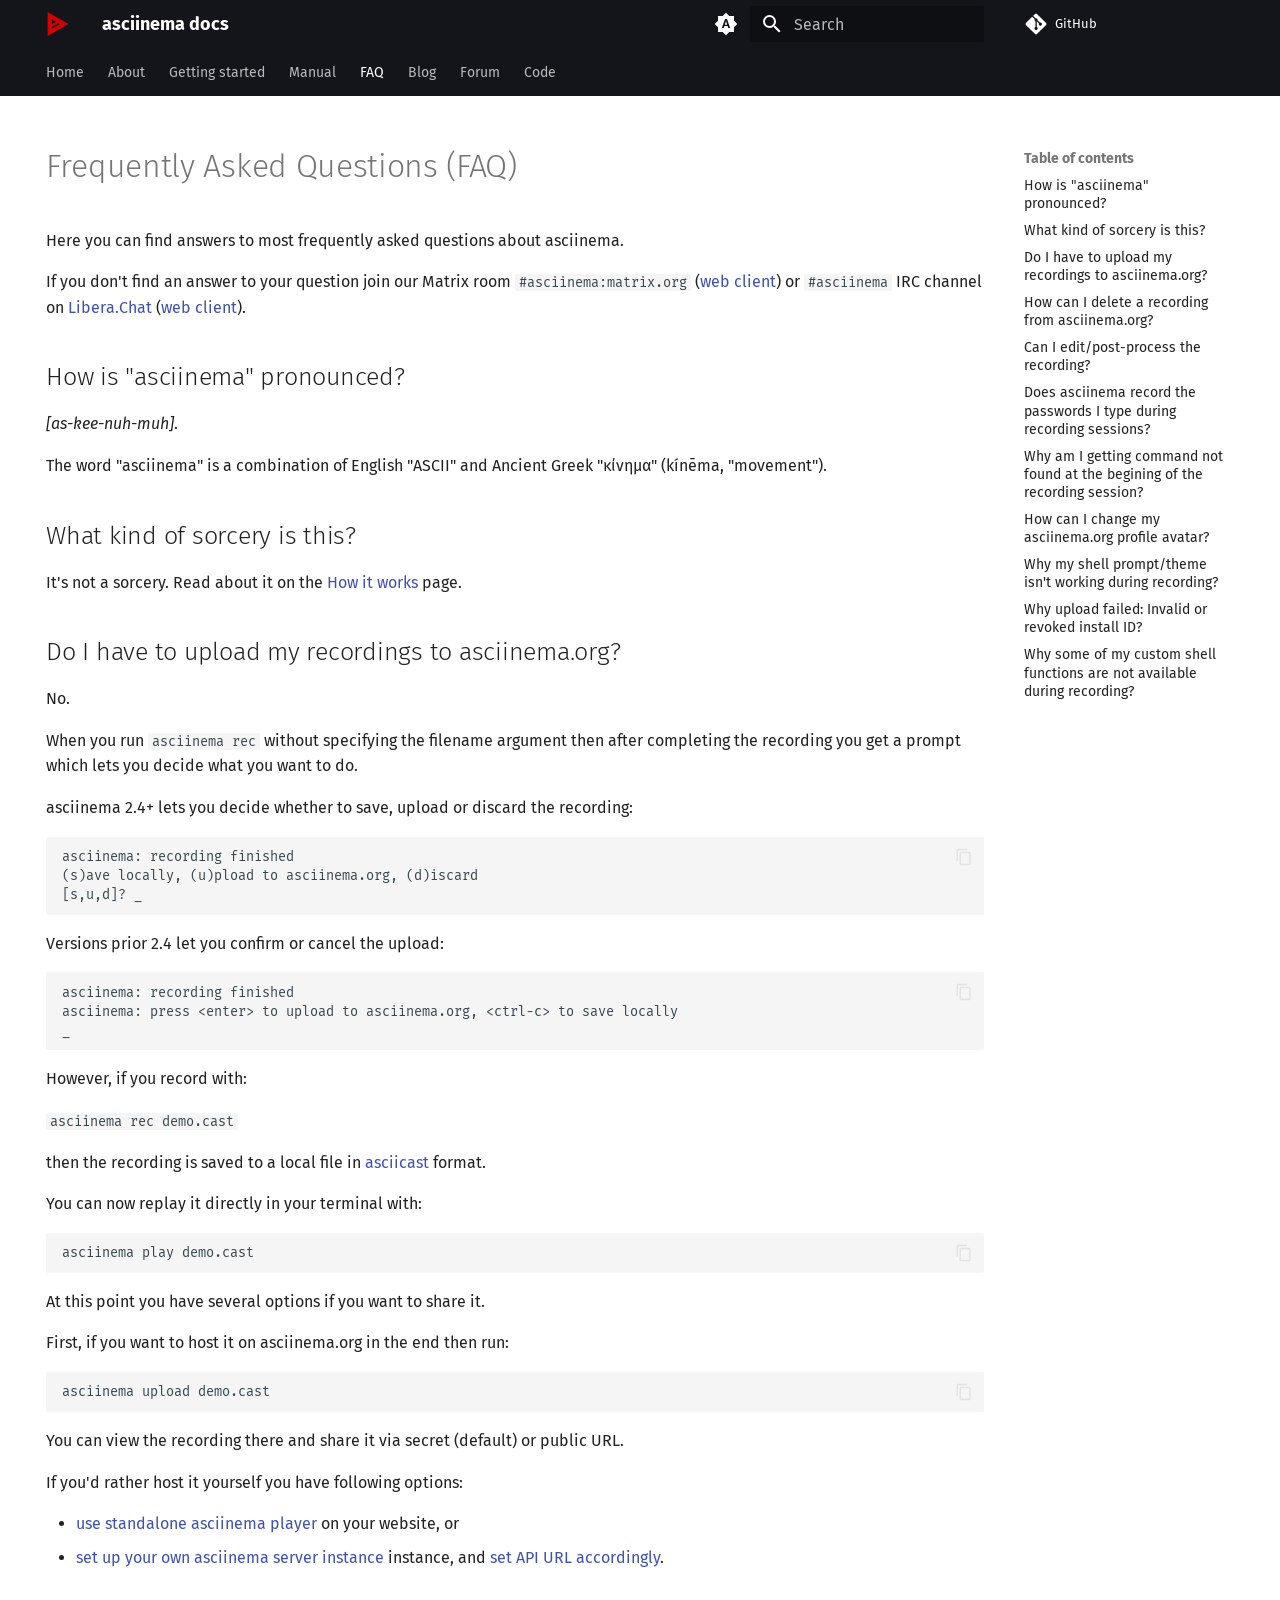
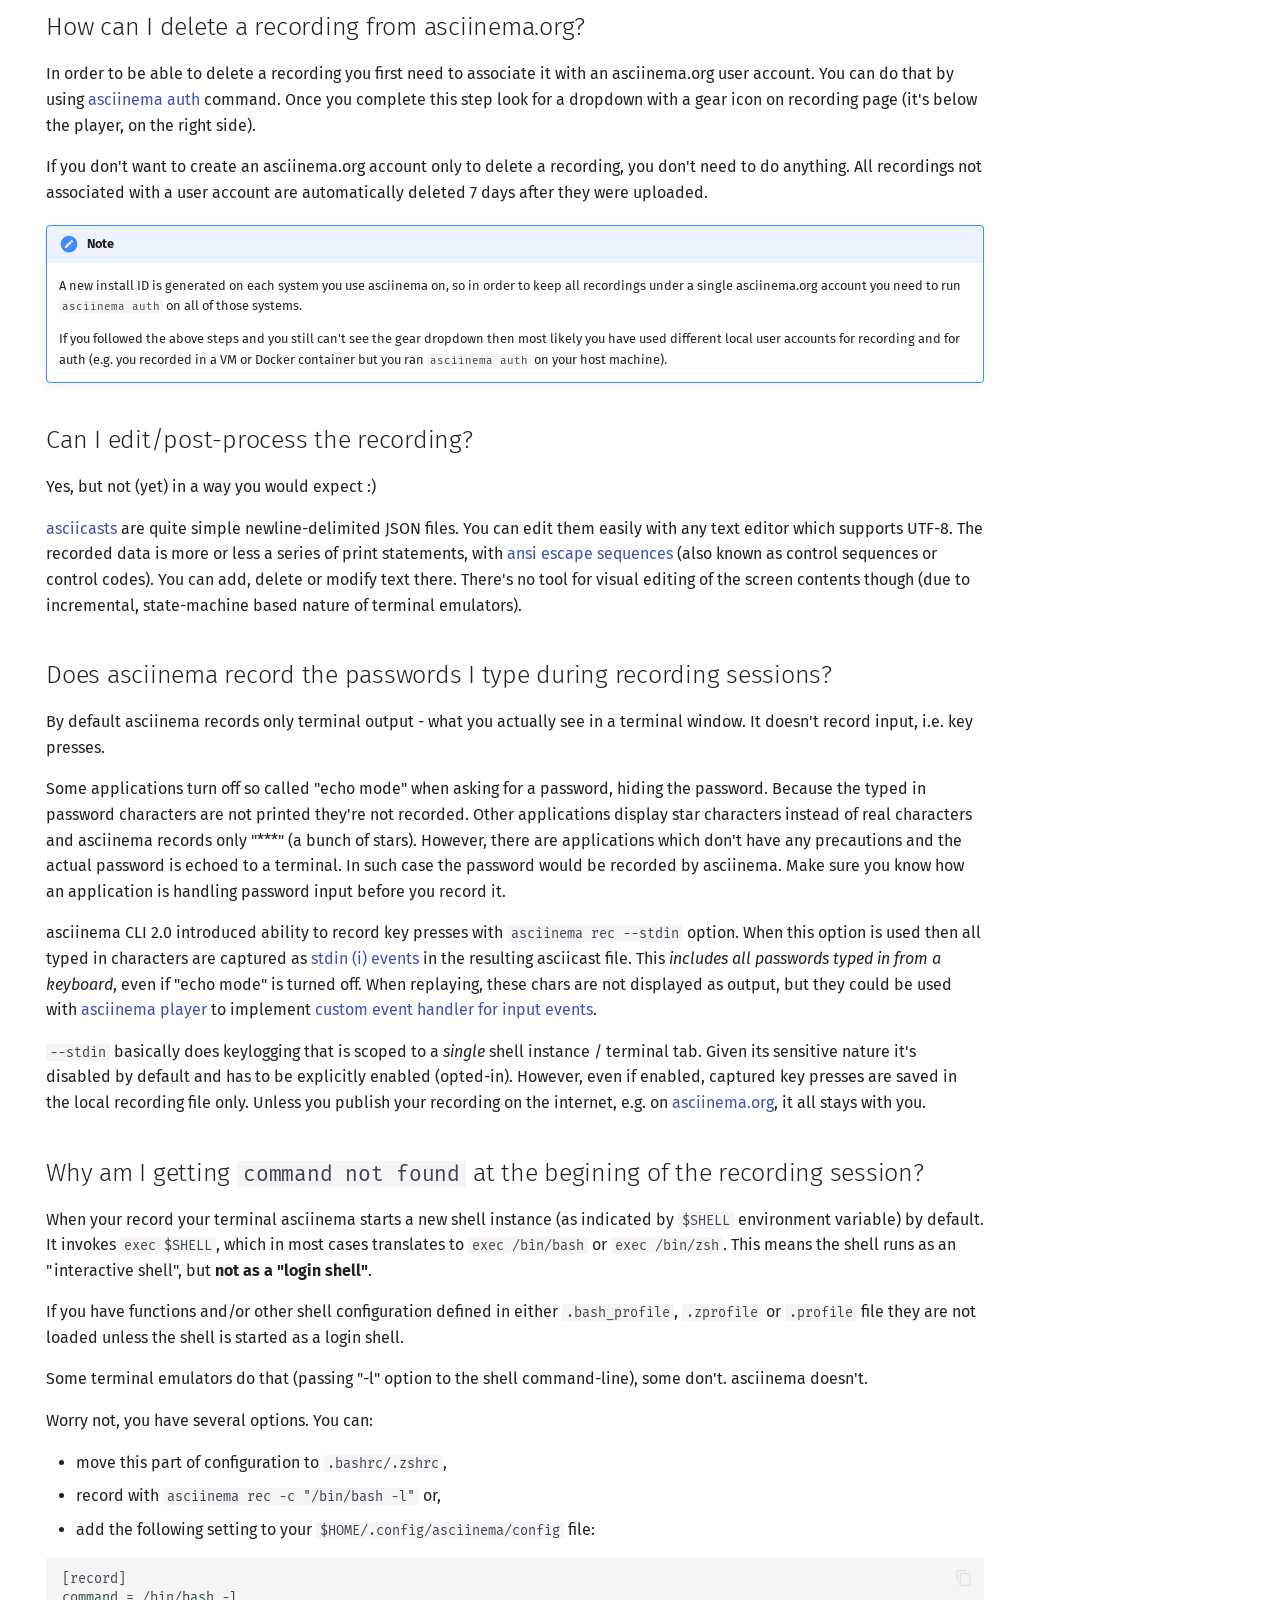
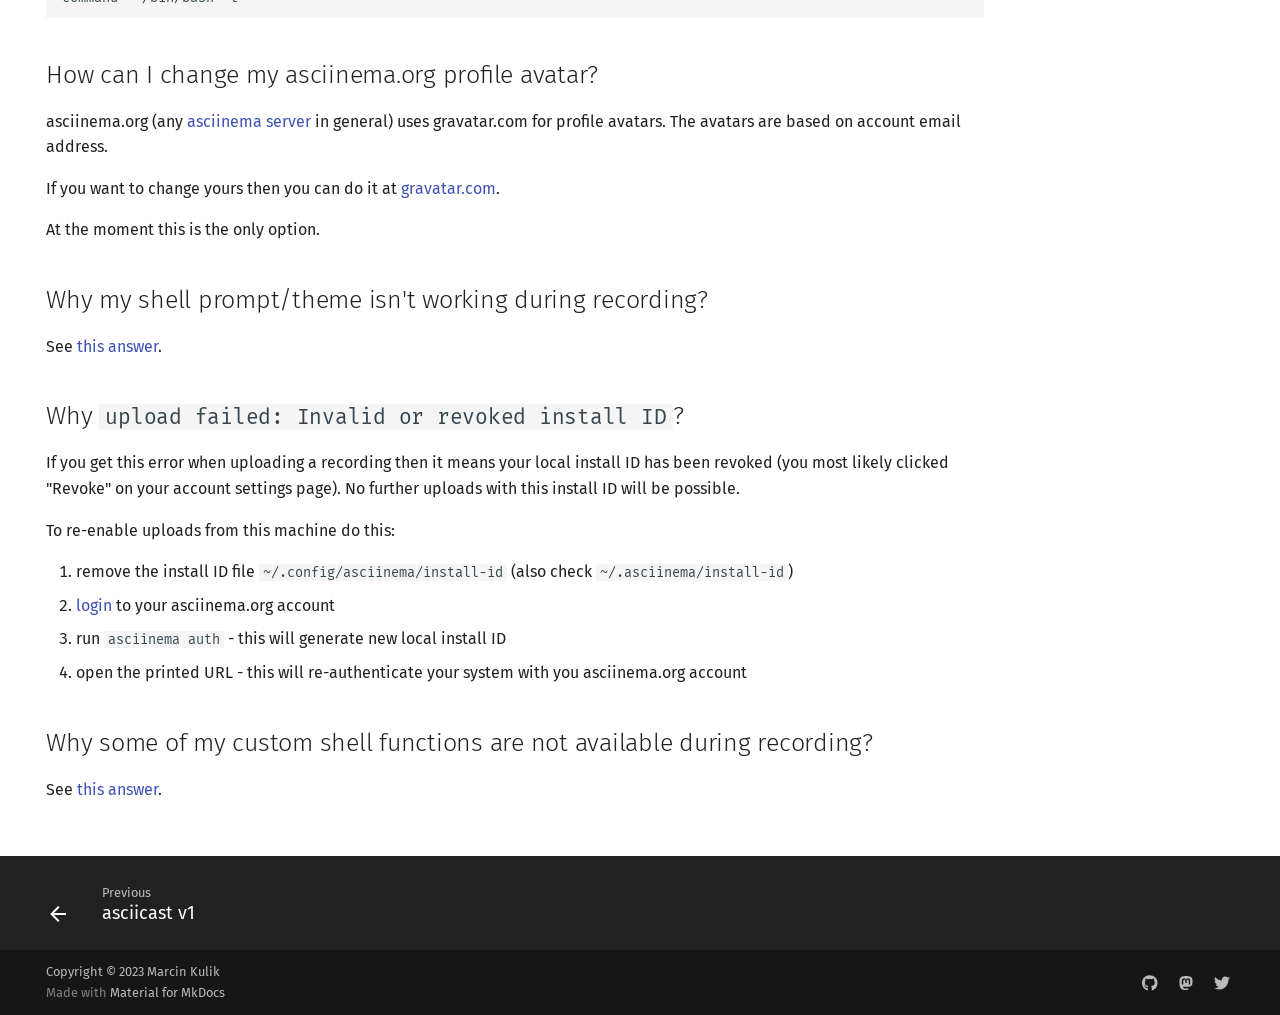
<file: faq/index.html>
<!doctype html>
<html lang="en" class="no-js">
  <head>
    
      <meta charset="utf-8">
      <meta name="viewport" content="width=device-width,initial-scale=1">
      
      
        <meta name="author" content="Marcin Kulik">
      
      
      
        <link rel="prev" href="../manual/asciicast/v1/">
      
      
      
      <link rel="icon" href="../assets/logo.svg">
      <meta name="generator" content="mkdocs-1.5.3, mkdocs-material-9.5.6">
    
    
      
        <title>FAQ - asciinema docs</title>
      
    
    
      <link rel="stylesheet" href="../assets/stylesheets/main.50c56a3b.min.css">
      
        
        <link rel="stylesheet" href="../assets/stylesheets/palette.06af60db.min.css">
      
      


    
    
      
    
    
      
    
    
      <link rel="stylesheet" href="../stylesheets/player-3.6.4.css">
    
      <link rel="stylesheet" href="../stylesheets/extra.css">
    
      <link rel="stylesheet" href="../stylesheets/fira.css">
    
    <script>__md_scope=new URL("..",location),__md_hash=e=>[...e].reduce((e,_)=>(e<<5)-e+_.charCodeAt(0),0),__md_get=(e,_=localStorage,t=__md_scope)=>JSON.parse(_.getItem(t.pathname+"."+e)),__md_set=(e,_,t=localStorage,a=__md_scope)=>{try{t.setItem(a.pathname+"."+e,JSON.stringify(_))}catch(e){}}</script>
    
      

    
    
    
  </head>
  
  
    
    
      
    
    
    
    
    <body dir="ltr" data-md-color-scheme="default" data-md-color-primary="indigo" data-md-color-accent="indigo">
  
    
    <input class="md-toggle" data-md-toggle="drawer" type="checkbox" id="__drawer" autocomplete="off">
    <input class="md-toggle" data-md-toggle="search" type="checkbox" id="__search" autocomplete="off">
    <label class="md-overlay" for="__drawer"></label>
    <div data-md-component="skip">
      
        
        <a href="#frequently-asked-questions-faq" class="md-skip">
          Skip to content
        </a>
      
    </div>
    <div data-md-component="announce">
      
    </div>
    
    
      

<header class="md-header" data-md-component="header">
  <nav class="md-header__inner md-grid" aria-label="Header">
    <a href=".." title="asciinema docs" class="md-header__button md-logo" aria-label="asciinema docs" data-md-component="logo">
      
  <img src="../assets/logo.svg" alt="logo">

    </a>
    <label class="md-header__button md-icon" for="__drawer">
      
      <svg xmlns="http://www.w3.org/2000/svg" viewBox="0 0 24 24"><path d="M3 6h18v2H3V6m0 5h18v2H3v-2m0 5h18v2H3v-2Z"/></svg>
    </label>
    <div class="md-header__title" data-md-component="header-title">
      <div class="md-header__ellipsis">
        <div class="md-header__topic">
          <span class="md-ellipsis">
            asciinema docs
          </span>
        </div>
        <div class="md-header__topic" data-md-component="header-topic">
          <span class="md-ellipsis">
            
              FAQ
            
          </span>
        </div>
      </div>
    </div>
    
      
        <form class="md-header__option" data-md-component="palette">
  
    
    
    
    <input class="md-option" data-md-color-media="(prefers-color-scheme)" data-md-color-scheme="default" data-md-color-primary="indigo" data-md-color-accent="indigo"  aria-label="Switch to light mode"  type="radio" name="__palette" id="__palette_0">
    
      <label class="md-header__button md-icon" title="Switch to light mode" for="__palette_1" hidden>
        <svg xmlns="http://www.w3.org/2000/svg" viewBox="0 0 24 24"><path d="m14.3 16-.7-2h-3.2l-.7 2H7.8L11 7h2l3.2 9h-1.9M20 8.69V4h-4.69L12 .69 8.69 4H4v4.69L.69 12 4 15.31V20h4.69L12 23.31 15.31 20H20v-4.69L23.31 12 20 8.69m-9.15 3.96h2.3L12 9l-1.15 3.65Z"/></svg>
      </label>
    
  
    
    
    
    <input class="md-option" data-md-color-media="(prefers-color-scheme: light)" data-md-color-scheme="default" data-md-color-primary="black" data-md-color-accent="indigo"  aria-label="Switch to dark mode"  type="radio" name="__palette" id="__palette_1">
    
      <label class="md-header__button md-icon" title="Switch to dark mode" for="__palette_2" hidden>
        <svg xmlns="http://www.w3.org/2000/svg" viewBox="0 0 24 24"><path d="M12 8a4 4 0 0 0-4 4 4 4 0 0 0 4 4 4 4 0 0 0 4-4 4 4 0 0 0-4-4m0 10a6 6 0 0 1-6-6 6 6 0 0 1 6-6 6 6 0 0 1 6 6 6 6 0 0 1-6 6m8-9.31V4h-4.69L12 .69 8.69 4H4v4.69L.69 12 4 15.31V20h4.69L12 23.31 15.31 20H20v-4.69L23.31 12 20 8.69Z"/></svg>
      </label>
    
  
    
    
    
    <input class="md-option" data-md-color-media="(prefers-color-scheme: dark)" data-md-color-scheme="slate" data-md-color-primary="black" data-md-color-accent="indigo"  aria-label="Switch to system preference"  type="radio" name="__palette" id="__palette_2">
    
      <label class="md-header__button md-icon" title="Switch to system preference" for="__palette_0" hidden>
        <svg xmlns="http://www.w3.org/2000/svg" viewBox="0 0 24 24"><path d="M12 18c-.89 0-1.74-.2-2.5-.55C11.56 16.5 13 14.42 13 12c0-2.42-1.44-4.5-3.5-5.45C10.26 6.2 11.11 6 12 6a6 6 0 0 1 6 6 6 6 0 0 1-6 6m8-9.31V4h-4.69L12 .69 8.69 4H4v4.69L.69 12 4 15.31V20h4.69L12 23.31 15.31 20H20v-4.69L23.31 12 20 8.69Z"/></svg>
      </label>
    
  
</form>
      
    
    
      <script>var media,input,key,value,palette=__md_get("__palette");if(palette&&palette.color){"(prefers-color-scheme)"===palette.color.media&&(media=matchMedia("(prefers-color-scheme: light)"),input=document.querySelector(media.matches?"[data-md-color-media='(prefers-color-scheme: light)']":"[data-md-color-media='(prefers-color-scheme: dark)']"),palette.color.media=input.getAttribute("data-md-color-media"),palette.color.scheme=input.getAttribute("data-md-color-scheme"),palette.color.primary=input.getAttribute("data-md-color-primary"),palette.color.accent=input.getAttribute("data-md-color-accent"));for([key,value]of Object.entries(palette.color))document.body.setAttribute("data-md-color-"+key,value)}</script>
    
    
    
      <label class="md-header__button md-icon" for="__search">
        
        <svg xmlns="http://www.w3.org/2000/svg" viewBox="0 0 24 24"><path d="M9.5 3A6.5 6.5 0 0 1 16 9.5c0 1.61-.59 3.09-1.56 4.23l.27.27h.79l5 5-1.5 1.5-5-5v-.79l-.27-.27A6.516 6.516 0 0 1 9.5 16 6.5 6.5 0 0 1 3 9.5 6.5 6.5 0 0 1 9.5 3m0 2C7 5 5 7 5 9.5S7 14 9.5 14 14 12 14 9.5 12 5 9.5 5Z"/></svg>
      </label>
      <div class="md-search" data-md-component="search" role="dialog">
  <label class="md-search__overlay" for="__search"></label>
  <div class="md-search__inner" role="search">
    <form class="md-search__form" name="search">
      <input type="text" class="md-search__input" name="query" aria-label="Search" placeholder="Search" autocapitalize="off" autocorrect="off" autocomplete="off" spellcheck="false" data-md-component="search-query" required>
      <label class="md-search__icon md-icon" for="__search">
        
        <svg xmlns="http://www.w3.org/2000/svg" viewBox="0 0 24 24"><path d="M9.5 3A6.5 6.5 0 0 1 16 9.5c0 1.61-.59 3.09-1.56 4.23l.27.27h.79l5 5-1.5 1.5-5-5v-.79l-.27-.27A6.516 6.516 0 0 1 9.5 16 6.5 6.5 0 0 1 3 9.5 6.5 6.5 0 0 1 9.5 3m0 2C7 5 5 7 5 9.5S7 14 9.5 14 14 12 14 9.5 12 5 9.5 5Z"/></svg>
        
        <svg xmlns="http://www.w3.org/2000/svg" viewBox="0 0 24 24"><path d="M20 11v2H8l5.5 5.5-1.42 1.42L4.16 12l7.92-7.92L13.5 5.5 8 11h12Z"/></svg>
      </label>
      <nav class="md-search__options" aria-label="Search">
        
        <button type="reset" class="md-search__icon md-icon" title="Clear" aria-label="Clear" tabindex="-1">
          
          <svg xmlns="http://www.w3.org/2000/svg" viewBox="0 0 24 24"><path d="M19 6.41 17.59 5 12 10.59 6.41 5 5 6.41 10.59 12 5 17.59 6.41 19 12 13.41 17.59 19 19 17.59 13.41 12 19 6.41Z"/></svg>
        </button>
      </nav>
      
        <div class="md-search__suggest" data-md-component="search-suggest"></div>
      
    </form>
    <div class="md-search__output">
      <div class="md-search__scrollwrap" data-md-scrollfix>
        <div class="md-search-result" data-md-component="search-result">
          <div class="md-search-result__meta">
            Initializing search
          </div>
          <ol class="md-search-result__list" role="presentation"></ol>
        </div>
      </div>
    </div>
  </div>
</div>
    
    
      <div class="md-header__source">
        <a href="https://github.com/asciinema/asciinema" title="Go to repository" class="md-source" data-md-component="source">
  <div class="md-source__icon md-icon">
    
    <svg xmlns="http://www.w3.org/2000/svg" viewBox="0 0 448 512"><!--! Font Awesome Free 6.5.1 by @fontawesome - https://fontawesome.com License - https://fontawesome.com/license/free (Icons: CC BY 4.0, Fonts: SIL OFL 1.1, Code: MIT License) Copyright 2023 Fonticons, Inc.--><path d="M439.55 236.05 244 40.45a28.87 28.87 0 0 0-40.81 0l-40.66 40.63 51.52 51.52c27.06-9.14 52.68 16.77 43.39 43.68l49.66 49.66c34.23-11.8 61.18 31 35.47 56.69-26.49 26.49-70.21-2.87-56-37.34L240.22 199v121.85c25.3 12.54 22.26 41.85 9.08 55a34.34 34.34 0 0 1-48.55 0c-17.57-17.6-11.07-46.91 11.25-56v-123c-20.8-8.51-24.6-30.74-18.64-45L142.57 101 8.45 235.14a28.86 28.86 0 0 0 0 40.81l195.61 195.6a28.86 28.86 0 0 0 40.8 0l194.69-194.69a28.86 28.86 0 0 0 0-40.81z"/></svg>
  </div>
  <div class="md-source__repository">
    GitHub
  </div>
</a>
      </div>
    
  </nav>
  
</header>
    
    <div class="md-container" data-md-component="container">
      
      
        
          
            
<nav class="md-tabs" aria-label="Tabs" data-md-component="tabs">
  <div class="md-grid">
    <ul class="md-tabs__list">
      
        
  
  
  
    <li class="md-tabs__item">
      <a href=".." class="md-tabs__link">
        
  
    
  
  Home

      </a>
    </li>
  

      
        
  
  
  
    
    
      <li class="md-tabs__item">
        <a href="../history/" class="md-tabs__link">
          
  
    
  
  About

        </a>
      </li>
    
  

      
        
  
  
  
    <li class="md-tabs__item">
      <a href="../getting-started/" class="md-tabs__link">
        
  
    
  
  Getting started

      </a>
    </li>
  

      
        
  
  
  
    
    
      <li class="md-tabs__item">
        <a href="../manual/" class="md-tabs__link">
          
  
    
  
  Manual

        </a>
      </li>
    
  

      
        
  
  
    
  
  
    <li class="md-tabs__item md-tabs__item--active">
      <a href="./" class="md-tabs__link">
        
  
    
  
  FAQ

      </a>
    </li>
  

      
        
  
  
  
    <li class="md-tabs__item">
      <a href="https://blog.asciinema.org" class="md-tabs__link">
        
  
    
  
  Blog

      </a>
    </li>
  

      
        
  
  
  
    <li class="md-tabs__item">
      <a href="https://discourse.asciinema.org" class="md-tabs__link">
        
  
    
  
  Forum

      </a>
    </li>
  

      
        
  
  
  
    <li class="md-tabs__item">
      <a href="https://github.com/asciinema" class="md-tabs__link">
        
  
    
  
  Code

      </a>
    </li>
  

      
    </ul>
  </div>
</nav>
          
        
      
      <main class="md-main" data-md-component="main">
        <div class="md-main__inner md-grid">
          
            
              
                
              
              <div class="md-sidebar md-sidebar--primary" data-md-component="sidebar" data-md-type="navigation" hidden>
                <div class="md-sidebar__scrollwrap">
                  <div class="md-sidebar__inner">
                    


  


<nav class="md-nav md-nav--primary md-nav--lifted" aria-label="Navigation" data-md-level="0">
  <label class="md-nav__title" for="__drawer">
    <a href=".." title="asciinema docs" class="md-nav__button md-logo" aria-label="asciinema docs" data-md-component="logo">
      
  <img src="../assets/logo.svg" alt="logo">

    </a>
    asciinema docs
  </label>
  
    <div class="md-nav__source">
      <a href="https://github.com/asciinema/asciinema" title="Go to repository" class="md-source" data-md-component="source">
  <div class="md-source__icon md-icon">
    
    <svg xmlns="http://www.w3.org/2000/svg" viewBox="0 0 448 512"><!--! Font Awesome Free 6.5.1 by @fontawesome - https://fontawesome.com License - https://fontawesome.com/license/free (Icons: CC BY 4.0, Fonts: SIL OFL 1.1, Code: MIT License) Copyright 2023 Fonticons, Inc.--><path d="M439.55 236.05 244 40.45a28.87 28.87 0 0 0-40.81 0l-40.66 40.63 51.52 51.52c27.06-9.14 52.68 16.77 43.39 43.68l49.66 49.66c34.23-11.8 61.18 31 35.47 56.69-26.49 26.49-70.21-2.87-56-37.34L240.22 199v121.85c25.3 12.54 22.26 41.85 9.08 55a34.34 34.34 0 0 1-48.55 0c-17.57-17.6-11.07-46.91 11.25-56v-123c-20.8-8.51-24.6-30.74-18.64-45L142.57 101 8.45 235.14a28.86 28.86 0 0 0 0 40.81l195.61 195.6a28.86 28.86 0 0 0 40.8 0l194.69-194.69a28.86 28.86 0 0 0 0-40.81z"/></svg>
  </div>
  <div class="md-source__repository">
    GitHub
  </div>
</a>
    </div>
  
  <ul class="md-nav__list" data-md-scrollfix>
    
      
      
  
  
  
  
    <li class="md-nav__item">
      <a href=".." class="md-nav__link">
        
  
  <span class="md-ellipsis">
    Home
  </span>
  

      </a>
    </li>
  

    
      
      
  
  
  
  
    
    
      
        
      
        
      
        
      
        
      
        
      
        
      
    
    
    
    
      
      
    
    <li class="md-nav__item md-nav__item--section md-nav__item--nested">
      
        
        
        
        <input class="md-nav__toggle md-toggle " type="checkbox" id="__nav_2" >
        
          
          <label class="md-nav__link" for="__nav_2" id="__nav_2_label" tabindex="">
            
  
  <span class="md-ellipsis">
    About
  </span>
  

            <span class="md-nav__icon md-icon"></span>
          </label>
        
        <nav class="md-nav" data-md-level="1" aria-labelledby="__nav_2_label" aria-expanded="false">
          <label class="md-nav__title" for="__nav_2">
            <span class="md-nav__icon md-icon"></span>
            About
          </label>
          <ul class="md-nav__list" data-md-scrollfix>
            
              
                
  
  
  
  
    <li class="md-nav__item">
      <a href="../history/" class="md-nav__link">
        
  
  <span class="md-ellipsis">
    History
  </span>
  

      </a>
    </li>
  

              
            
              
                
  
  
  
  
    <li class="md-nav__item">
      <a href="../how-it-works/" class="md-nav__link">
        
  
  <span class="md-ellipsis">
    How it works
  </span>
  

      </a>
    </li>
  

              
            
              
                
  
  
  
  
    <li class="md-nav__item">
      <a href="../community/" class="md-nav__link">
        
  
  <span class="md-ellipsis">
    Community
  </span>
  

      </a>
    </li>
  

              
            
              
                
  
  
  
  
    <li class="md-nav__item">
      <a href="../integrations/" class="md-nav__link">
        
  
  <span class="md-ellipsis">
    Integrations
  </span>
  

      </a>
    </li>
  

              
            
              
                
  
  
  
  
    <li class="md-nav__item">
      <a href="../donations/" class="md-nav__link">
        
  
  <span class="md-ellipsis">
    Donations
  </span>
  

      </a>
    </li>
  

              
            
              
                
  
  
  
  
    <li class="md-nav__item">
      <a href="../consulting/" class="md-nav__link">
        
  
  <span class="md-ellipsis">
    Consulting
  </span>
  

      </a>
    </li>
  

              
            
          </ul>
        </nav>
      
    </li>
  

    
      
      
  
  
  
  
    <li class="md-nav__item">
      <a href="../getting-started/" class="md-nav__link">
        
  
  <span class="md-ellipsis">
    Getting started
  </span>
  

      </a>
    </li>
  

    
      
      
  
  
  
  
    
    
      
        
          
        
      
        
      
        
      
        
      
        
      
        
      
    
    
    
    
      
      
    
    <li class="md-nav__item md-nav__item--section md-nav__item--nested">
      
        
        
        
        <input class="md-nav__toggle md-toggle " type="checkbox" id="__nav_4" >
        
          
          
          <div class="md-nav__link md-nav__container">
            <a href="../manual/" class="md-nav__link ">
              
  
  <span class="md-ellipsis">
    Manual
  </span>
  

            </a>
            
              
              <label class="md-nav__link " for="__nav_4" id="__nav_4_label" tabindex="">
                <span class="md-nav__icon md-icon"></span>
              </label>
            
          </div>
        
        <nav class="md-nav" data-md-level="1" aria-labelledby="__nav_4_label" aria-expanded="false">
          <label class="md-nav__title" for="__nav_4">
            <span class="md-nav__icon md-icon"></span>
            Manual
          </label>
          <ul class="md-nav__list" data-md-scrollfix>
            
              
            
              
                
  
  
  
  
    
    
      
        
          
        
      
        
      
        
      
        
      
        
      
        
      
        
      
        
      
    
    
    
    
      
      
    
    <li class="md-nav__item md-nav__item--section md-nav__item--nested">
      
        
        
        
        <input class="md-nav__toggle md-toggle " type="checkbox" id="__nav_4_2" >
        
          
          
          <div class="md-nav__link md-nav__container">
            <a href="../manual/cli/" class="md-nav__link ">
              
  
  <span class="md-ellipsis">
    CLI
  </span>
  

            </a>
            
              
              <label class="md-nav__link " for="__nav_4_2" id="__nav_4_2_label" tabindex="">
                <span class="md-nav__icon md-icon"></span>
              </label>
            
          </div>
        
        <nav class="md-nav" data-md-level="2" aria-labelledby="__nav_4_2_label" aria-expanded="false">
          <label class="md-nav__title" for="__nav_4_2">
            <span class="md-nav__icon md-icon"></span>
            CLI
          </label>
          <ul class="md-nav__list" data-md-scrollfix>
            
              
            
              
                
  
  
  
  
    <li class="md-nav__item">
      <a href="../manual/cli/quick-start/" class="md-nav__link">
        
  
  <span class="md-ellipsis">
    Quick start
  </span>
  

      </a>
    </li>
  

              
            
              
                
  
  
  
  
    <li class="md-nav__item">
      <a href="../manual/cli/installation/" class="md-nav__link">
        
  
  <span class="md-ellipsis">
    Installation
  </span>
  

      </a>
    </li>
  

              
            
              
                
  
  
  
  
    <li class="md-nav__item">
      <a href="../manual/cli/usage/" class="md-nav__link">
        
  
  <span class="md-ellipsis">
    Usage
  </span>
  

      </a>
    </li>
  

              
            
              
                
  
  
  
  
    <li class="md-nav__item">
      <a href="../manual/cli/configuration/" class="md-nav__link">
        
  
  <span class="md-ellipsis">
    Configuration
  </span>
  

      </a>
    </li>
  

              
            
              
                
  
  
  
  
    <li class="md-nav__item">
      <a href="../manual/cli/markers/" class="md-nav__link">
        
  
  <span class="md-ellipsis">
    Markers
  </span>
  

      </a>
    </li>
  

              
            
              
                
  
  
  
  
    <li class="md-nav__item">
      <a href="../manual/cli/shortcuts/" class="md-nav__link">
        
  
  <span class="md-ellipsis">
    Keyboard shortcuts
  </span>
  

      </a>
    </li>
  

              
            
              
                
  
  
  
  
    <li class="md-nav__item">
      <a href="../manual/cli/desktop-notifications/" class="md-nav__link">
        
  
  <span class="md-ellipsis">
    Desktop notifications
  </span>
  

      </a>
    </li>
  

              
            
          </ul>
        </nav>
      
    </li>
  

              
            
              
                
  
  
  
  
    
    
      
        
          
        
      
        
      
        
      
        
      
        
      
        
      
        
      
        
      
        
      
        
      
        
      
    
    
    
    
      
      
    
    <li class="md-nav__item md-nav__item--section md-nav__item--nested">
      
        
        
        
        <input class="md-nav__toggle md-toggle " type="checkbox" id="__nav_4_3" >
        
          
          
          <div class="md-nav__link md-nav__container">
            <a href="../manual/player/" class="md-nav__link ">
              
  
  <span class="md-ellipsis">
    PLAYER
  </span>
  

            </a>
            
              
              <label class="md-nav__link " for="__nav_4_3" id="__nav_4_3_label" tabindex="">
                <span class="md-nav__icon md-icon"></span>
              </label>
            
          </div>
        
        <nav class="md-nav" data-md-level="2" aria-labelledby="__nav_4_3_label" aria-expanded="false">
          <label class="md-nav__title" for="__nav_4_3">
            <span class="md-nav__icon md-icon"></span>
            PLAYER
          </label>
          <ul class="md-nav__list" data-md-scrollfix>
            
              
            
              
                
  
  
  
  
    <li class="md-nav__item">
      <a href="../manual/player/quick-start/" class="md-nav__link">
        
  
  <span class="md-ellipsis">
    Quick start
  </span>
  

      </a>
    </li>
  

              
            
              
                
  
  
  
  
    <li class="md-nav__item">
      <a href="../manual/player/loading/" class="md-nav__link">
        
  
  <span class="md-ellipsis">
    Loading a recording
  </span>
  

      </a>
    </li>
  

              
            
              
                
  
  
  
  
    <li class="md-nav__item">
      <a href="../manual/player/options/" class="md-nav__link">
        
  
  <span class="md-ellipsis">
    Options
  </span>
  

      </a>
    </li>
  

              
            
              
                
  
  
  
  
    <li class="md-nav__item">
      <a href="../manual/player/api/" class="md-nav__link">
        
  
  <span class="md-ellipsis">
    API
  </span>
  

      </a>
    </li>
  

              
            
              
                
  
  
  
  
    <li class="md-nav__item">
      <a href="../manual/player/fonts/" class="md-nav__link">
        
  
  <span class="md-ellipsis">
    Fonts
  </span>
  

      </a>
    </li>
  

              
            
              
                
  
  
  
  
    <li class="md-nav__item">
      <a href="../manual/player/markers/" class="md-nav__link">
        
  
  <span class="md-ellipsis">
    Markers
  </span>
  

      </a>
    </li>
  

              
            
              
                
  
  
  
  
    <li class="md-nav__item">
      <a href="../manual/player/themes/" class="md-nav__link">
        
  
  <span class="md-ellipsis">
    Terminal themes
  </span>
  

      </a>
    </li>
  

              
            
              
                
  
  
  
  
    <li class="md-nav__item">
      <a href="../manual/player/shortcuts/" class="md-nav__link">
        
  
  <span class="md-ellipsis">
    Keyboard shortcuts
  </span>
  

      </a>
    </li>
  

              
            
              
                
  
  
  
  
    <li class="md-nav__item">
      <a href="../manual/player/parsers/" class="md-nav__link">
        
  
  <span class="md-ellipsis">
    Parsers
  </span>
  

      </a>
    </li>
  

              
            
              
                
  
  
  
  
    <li class="md-nav__item">
      <a href="../manual/player/upgrading/" class="md-nav__link">
        
  
  <span class="md-ellipsis">
    Upgrading
  </span>
  

      </a>
    </li>
  

              
            
          </ul>
        </nav>
      
    </li>
  

              
            
              
                
  
  
  
  
    
    
      
        
          
        
      
        
      
        
      
        
      
    
    
    
    
      
      
    
    <li class="md-nav__item md-nav__item--section md-nav__item--nested">
      
        
        
        
        <input class="md-nav__toggle md-toggle " type="checkbox" id="__nav_4_4" >
        
          
          
          <div class="md-nav__link md-nav__container">
            <a href="../manual/server/" class="md-nav__link ">
              
  
  <span class="md-ellipsis">
    SERVER
  </span>
  

            </a>
            
              
              <label class="md-nav__link " for="__nav_4_4" id="__nav_4_4_label" tabindex="">
                <span class="md-nav__icon md-icon"></span>
              </label>
            
          </div>
        
        <nav class="md-nav" data-md-level="2" aria-labelledby="__nav_4_4_label" aria-expanded="false">
          <label class="md-nav__title" for="__nav_4_4">
            <span class="md-nav__icon md-icon"></span>
            SERVER
          </label>
          <ul class="md-nav__list" data-md-scrollfix>
            
              
            
              
                
  
  
  
  
    <li class="md-nav__item">
      <a href="../manual/server/sharing/" class="md-nav__link">
        
  
  <span class="md-ellipsis">
    Sharing
  </span>
  

      </a>
    </li>
  

              
            
              
                
  
  
  
  
    <li class="md-nav__item">
      <a href="../manual/server/embedding/" class="md-nav__link">
        
  
  <span class="md-ellipsis">
    Embedding
  </span>
  

      </a>
    </li>
  

              
            
              
                
  
  
  
  
    
    
      
        
          
        
      
        
      
        
      
        
      
        
      
        
      
    
    
    
    
    <li class="md-nav__item md-nav__item--nested">
      
        
        
        
        <input class="md-nav__toggle md-toggle " type="checkbox" id="__nav_4_4_4" >
        
          
          
          <div class="md-nav__link md-nav__container">
            <a href="../manual/server/self-hosting/" class="md-nav__link ">
              
  
  <span class="md-ellipsis">
    Self-hosting
  </span>
  

            </a>
            
              
              <label class="md-nav__link " for="__nav_4_4_4" id="__nav_4_4_4_label" tabindex="0">
                <span class="md-nav__icon md-icon"></span>
              </label>
            
          </div>
        
        <nav class="md-nav" data-md-level="3" aria-labelledby="__nav_4_4_4_label" aria-expanded="false">
          <label class="md-nav__title" for="__nav_4_4_4">
            <span class="md-nav__icon md-icon"></span>
            Self-hosting
          </label>
          <ul class="md-nav__list" data-md-scrollfix>
            
              
            
              
                
  
  
  
  
    <li class="md-nav__item">
      <a href="../manual/server/self-hosting/quick-start/" class="md-nav__link">
        
  
  <span class="md-ellipsis">
    Quick start
  </span>
  

      </a>
    </li>
  

              
            
              
                
  
  
  
  
    <li class="md-nav__item">
      <a href="../manual/server/self-hosting/configuration/" class="md-nav__link">
        
  
  <span class="md-ellipsis">
    Configuration
  </span>
  

      </a>
    </li>
  

              
            
              
                
  
  
  
  
    <li class="md-nav__item">
      <a href="../manual/server/self-hosting/upgrading/" class="md-nav__link">
        
  
  <span class="md-ellipsis">
    Upgrading
  </span>
  

      </a>
    </li>
  

              
            
              
                
  
  
  
  
    <li class="md-nav__item">
      <a href="../manual/server/self-hosting/admin/" class="md-nav__link">
        
  
  <span class="md-ellipsis">
    Administration
  </span>
  

      </a>
    </li>
  

              
            
              
                
  
  
  
  
    <li class="md-nav__item">
      <a href="../manual/server/self-hosting/customization/" class="md-nav__link">
        
  
  <span class="md-ellipsis">
    Customization
  </span>
  

      </a>
    </li>
  

              
            
          </ul>
        </nav>
      
    </li>
  

              
            
          </ul>
        </nav>
      
    </li>
  

              
            
              
                
  
  
  
  
    
    
      
        
          
        
      
        
      
        
      
    
    
    
    
      
      
    
    <li class="md-nav__item md-nav__item--section md-nav__item--nested">
      
        
        
        
        <input class="md-nav__toggle md-toggle " type="checkbox" id="__nav_4_5" >
        
          
          
          <div class="md-nav__link md-nav__container">
            <a href="../manual/agg/" class="md-nav__link ">
              
  
  <span class="md-ellipsis">
    AGG
  </span>
  

            </a>
            
              
              <label class="md-nav__link " for="__nav_4_5" id="__nav_4_5_label" tabindex="">
                <span class="md-nav__icon md-icon"></span>
              </label>
            
          </div>
        
        <nav class="md-nav" data-md-level="2" aria-labelledby="__nav_4_5_label" aria-expanded="false">
          <label class="md-nav__title" for="__nav_4_5">
            <span class="md-nav__icon md-icon"></span>
            AGG
          </label>
          <ul class="md-nav__list" data-md-scrollfix>
            
              
            
              
                
  
  
  
  
    <li class="md-nav__item">
      <a href="../manual/agg/installation/" class="md-nav__link">
        
  
  <span class="md-ellipsis">
    Installation
  </span>
  

      </a>
    </li>
  

              
            
              
                
  
  
  
  
    <li class="md-nav__item">
      <a href="../manual/agg/usage/" class="md-nav__link">
        
  
  <span class="md-ellipsis">
    Usage
  </span>
  

      </a>
    </li>
  

              
            
          </ul>
        </nav>
      
    </li>
  

              
            
              
                
  
  
  
  
    
    
      
        
      
        
      
    
    
    
    
      
      
    
    <li class="md-nav__item md-nav__item--section md-nav__item--nested">
      
        
        
        
        <input class="md-nav__toggle md-toggle " type="checkbox" id="__nav_4_6" >
        
          
          <label class="md-nav__link" for="__nav_4_6" id="__nav_4_6_label" tabindex="">
            
  
  <span class="md-ellipsis">
    FILE FORMAT
  </span>
  

            <span class="md-nav__icon md-icon"></span>
          </label>
        
        <nav class="md-nav" data-md-level="2" aria-labelledby="__nav_4_6_label" aria-expanded="false">
          <label class="md-nav__title" for="__nav_4_6">
            <span class="md-nav__icon md-icon"></span>
            FILE FORMAT
          </label>
          <ul class="md-nav__list" data-md-scrollfix>
            
              
                
  
  
  
  
    <li class="md-nav__item">
      <a href="../manual/asciicast/v2/" class="md-nav__link">
        
  
  <span class="md-ellipsis">
    asciicast v2
  </span>
  

      </a>
    </li>
  

              
            
              
                
  
  
  
  
    <li class="md-nav__item">
      <a href="../manual/asciicast/v1/" class="md-nav__link">
        
  
  <span class="md-ellipsis">
    asciicast v1
  </span>
  

      </a>
    </li>
  

              
            
          </ul>
        </nav>
      
    </li>
  

              
            
          </ul>
        </nav>
      
    </li>
  

    
      
      
  
  
    
  
  
  
    <li class="md-nav__item md-nav__item--active">
      
      <input class="md-nav__toggle md-toggle" type="checkbox" id="__toc">
      
      
        
      
      
        <label class="md-nav__link md-nav__link--active" for="__toc">
          
  
  <span class="md-ellipsis">
    FAQ
  </span>
  

          <span class="md-nav__icon md-icon"></span>
        </label>
      
      <a href="./" class="md-nav__link md-nav__link--active">
        
  
  <span class="md-ellipsis">
    FAQ
  </span>
  

      </a>
      
        

<nav class="md-nav md-nav--secondary" aria-label="Table of contents">
  
  
  
    
  
  
    <label class="md-nav__title" for="__toc">
      <span class="md-nav__icon md-icon"></span>
      Table of contents
    </label>
    <ul class="md-nav__list" data-md-component="toc" data-md-scrollfix>
      
        <li class="md-nav__item">
  <a href="#how-is-asciinema-pronounced" class="md-nav__link">
    <span class="md-ellipsis">
      How is "asciinema" pronounced?
    </span>
  </a>
  
</li>
      
        <li class="md-nav__item">
  <a href="#what-kind-of-sorcery-is-this" class="md-nav__link">
    <span class="md-ellipsis">
      What kind of sorcery is this?
    </span>
  </a>
  
</li>
      
        <li class="md-nav__item">
  <a href="#do-i-have-to-upload-my-recordings-to-asciinemaorg" class="md-nav__link">
    <span class="md-ellipsis">
      Do I have to upload my recordings to asciinema.org?
    </span>
  </a>
  
</li>
      
        <li class="md-nav__item">
  <a href="#how-can-i-delete-a-recording-from-asciinemaorg" class="md-nav__link">
    <span class="md-ellipsis">
      How can I delete a recording from asciinema.org?
    </span>
  </a>
  
</li>
      
        <li class="md-nav__item">
  <a href="#can-i-editpost-process-the-recording" class="md-nav__link">
    <span class="md-ellipsis">
      Can I edit/post-process the recording?
    </span>
  </a>
  
</li>
      
        <li class="md-nav__item">
  <a href="#does-asciinema-record-the-passwords-i-type-during-recording-sessions" class="md-nav__link">
    <span class="md-ellipsis">
      Does asciinema record the passwords I type during recording sessions?
    </span>
  </a>
  
</li>
      
        <li class="md-nav__item">
  <a href="#why-am-i-getting-command-not-found-at-the-begining-of-the-recording-session" class="md-nav__link">
    <span class="md-ellipsis">
      Why am I getting command not found at the begining of the recording session?
    </span>
  </a>
  
</li>
      
        <li class="md-nav__item">
  <a href="#how-can-i-change-my-asciinemaorg-profile-avatar" class="md-nav__link">
    <span class="md-ellipsis">
      How can I change my asciinema.org profile avatar?
    </span>
  </a>
  
</li>
      
        <li class="md-nav__item">
  <a href="#why-my-shell-prompttheme-isnt-working-during-recording" class="md-nav__link">
    <span class="md-ellipsis">
      Why my shell prompt/theme isn't working during recording?
    </span>
  </a>
  
</li>
      
        <li class="md-nav__item">
  <a href="#why-upload-failed-invalid-or-revoked-install-id" class="md-nav__link">
    <span class="md-ellipsis">
      Why upload failed: Invalid or revoked install ID?
    </span>
  </a>
  
</li>
      
        <li class="md-nav__item">
  <a href="#why-some-of-my-custom-shell-functions-are-not-available-during-recording" class="md-nav__link">
    <span class="md-ellipsis">
      Why some of my custom shell functions are not available during recording?
    </span>
  </a>
  
</li>
      
    </ul>
  
</nav>
      
    </li>
  

    
      
      
  
  
  
  
    <li class="md-nav__item">
      <a href="https://blog.asciinema.org" class="md-nav__link">
        
  
  <span class="md-ellipsis">
    Blog
  </span>
  

      </a>
    </li>
  

    
      
      
  
  
  
  
    <li class="md-nav__item">
      <a href="https://discourse.asciinema.org" class="md-nav__link">
        
  
  <span class="md-ellipsis">
    Forum
  </span>
  

      </a>
    </li>
  

    
      
      
  
  
  
  
    <li class="md-nav__item">
      <a href="https://github.com/asciinema" class="md-nav__link">
        
  
  <span class="md-ellipsis">
    Code
  </span>
  

      </a>
    </li>
  

    
  </ul>
</nav>
                  </div>
                </div>
              </div>
            
            
              
                
              
              <div class="md-sidebar md-sidebar--secondary" data-md-component="sidebar" data-md-type="toc" >
                <div class="md-sidebar__scrollwrap">
                  <div class="md-sidebar__inner">
                    

<nav class="md-nav md-nav--secondary" aria-label="Table of contents">
  
  
  
    
  
  
    <label class="md-nav__title" for="__toc">
      <span class="md-nav__icon md-icon"></span>
      Table of contents
    </label>
    <ul class="md-nav__list" data-md-component="toc" data-md-scrollfix>
      
        <li class="md-nav__item">
  <a href="#how-is-asciinema-pronounced" class="md-nav__link">
    <span class="md-ellipsis">
      How is "asciinema" pronounced?
    </span>
  </a>
  
</li>
      
        <li class="md-nav__item">
  <a href="#what-kind-of-sorcery-is-this" class="md-nav__link">
    <span class="md-ellipsis">
      What kind of sorcery is this?
    </span>
  </a>
  
</li>
      
        <li class="md-nav__item">
  <a href="#do-i-have-to-upload-my-recordings-to-asciinemaorg" class="md-nav__link">
    <span class="md-ellipsis">
      Do I have to upload my recordings to asciinema.org?
    </span>
  </a>
  
</li>
      
        <li class="md-nav__item">
  <a href="#how-can-i-delete-a-recording-from-asciinemaorg" class="md-nav__link">
    <span class="md-ellipsis">
      How can I delete a recording from asciinema.org?
    </span>
  </a>
  
</li>
      
        <li class="md-nav__item">
  <a href="#can-i-editpost-process-the-recording" class="md-nav__link">
    <span class="md-ellipsis">
      Can I edit/post-process the recording?
    </span>
  </a>
  
</li>
      
        <li class="md-nav__item">
  <a href="#does-asciinema-record-the-passwords-i-type-during-recording-sessions" class="md-nav__link">
    <span class="md-ellipsis">
      Does asciinema record the passwords I type during recording sessions?
    </span>
  </a>
  
</li>
      
        <li class="md-nav__item">
  <a href="#why-am-i-getting-command-not-found-at-the-begining-of-the-recording-session" class="md-nav__link">
    <span class="md-ellipsis">
      Why am I getting command not found at the begining of the recording session?
    </span>
  </a>
  
</li>
      
        <li class="md-nav__item">
  <a href="#how-can-i-change-my-asciinemaorg-profile-avatar" class="md-nav__link">
    <span class="md-ellipsis">
      How can I change my asciinema.org profile avatar?
    </span>
  </a>
  
</li>
      
        <li class="md-nav__item">
  <a href="#why-my-shell-prompttheme-isnt-working-during-recording" class="md-nav__link">
    <span class="md-ellipsis">
      Why my shell prompt/theme isn't working during recording?
    </span>
  </a>
  
</li>
      
        <li class="md-nav__item">
  <a href="#why-upload-failed-invalid-or-revoked-install-id" class="md-nav__link">
    <span class="md-ellipsis">
      Why upload failed: Invalid or revoked install ID?
    </span>
  </a>
  
</li>
      
        <li class="md-nav__item">
  <a href="#why-some-of-my-custom-shell-functions-are-not-available-during-recording" class="md-nav__link">
    <span class="md-ellipsis">
      Why some of my custom shell functions are not available during recording?
    </span>
  </a>
  
</li>
      
    </ul>
  
</nav>
                  </div>
                </div>
              </div>
            
          
          
            <div class="md-content" data-md-component="content">
              <article class="md-content__inner md-typeset">
                
                  

  
  


<h1 id="frequently-asked-questions-faq">Frequently Asked Questions (FAQ)<a class="headerlink" href="#frequently-asked-questions-faq" title="Permanent link">&para;</a></h1>
<p>Here you can find answers to most frequently asked questions about asciinema.</p>
<p>If you don't find an answer to your question join our Matrix room
<code>#asciinema:matrix.org</code> (<a href="https://matrix.to/#/#asciinema:matrix.org">web
client</a>) or <code>#asciinema</code> IRC channel
on <a href="https://libera.chat/">Libera.Chat</a> (<a href="https://web.libera.chat/#asciinema">web
client</a>).</p>
<h2 id="how-is-asciinema-pronounced">How is "asciinema" pronounced?<a class="headerlink" href="#how-is-asciinema-pronounced" title="Permanent link">&para;</a></h2>
<p><em>[as-kee-nuh-muh]</em>.</p>
<p>The word "asciinema" is a combination of English "ASCII" and Ancient Greek
"κίνημα" (kínēma, "movement").</p>
<h2 id="what-kind-of-sorcery-is-this">What kind of sorcery is this?<a class="headerlink" href="#what-kind-of-sorcery-is-this" title="Permanent link">&para;</a></h2>
<p>It's not a sorcery. Read about it on the <a href="../how-it-works/">How it works</a> page.</p>
<h2 id="do-i-have-to-upload-my-recordings-to-asciinemaorg">Do I have to upload my recordings to asciinema.org?<a class="headerlink" href="#do-i-have-to-upload-my-recordings-to-asciinemaorg" title="Permanent link">&para;</a></h2>
<p>No.</p>
<p>When you run <code>asciinema rec</code> without specifying the filename argument then after
completing the recording you get a prompt which lets you decide what you want to
do.</p>
<p>asciinema 2.4+ lets you decide whether to save, upload or discard the recording:</p>
<div class="highlight"><pre><span></span><code>asciinema: recording finished
(s)ave locally, (u)pload to asciinema.org, (d)iscard
[s,u,d]? _
</code></pre></div>
<p>Versions prior 2.4 let you confirm or cancel the upload:</p>
<div class="highlight"><pre><span></span><code>asciinema: recording finished
asciinema: press &lt;enter&gt; to upload to asciinema.org, &lt;ctrl-c&gt; to save locally
_
</code></pre></div>
<p>However, if you record with:</p>
<p><code>asciinema rec demo.cast</code></p>
<p>then the recording is saved to a local file in
<a href="../manual/asciicast/v2/">asciicast</a> format.</p>
<p>You can now replay it directly in your terminal with:</p>
<div class="highlight"><pre><span></span><code>asciinema play demo.cast
</code></pre></div>
<p>At this point you have several options if you want to share it.</p>
<p>First, if you want to host it on asciinema.org in the end then run:</p>
<div class="highlight"><pre><span></span><code>asciinema upload demo.cast
</code></pre></div>
<p>You can view the recording there and share it via secret (default) or public URL.</p>
<p>If you'd rather host it yourself you have following options:</p>
<ul>
<li><a href="../manual/player/">use standalone asciinema player</a> on your website, or</li>
<li><a href="../manual/server/">set up your own asciinema server instance</a> instance,
  and <a href="https://github.com/asciinema/asciinema-server/blob/master/docs/INSTALL.md#using-asciinema-recorder-with-your-instance">set API URL
  accordingly</a>.</li>
</ul>
<h2 id="how-can-i-delete-a-recording-from-asciinemaorg">How can I delete a recording from asciinema.org?<a class="headerlink" href="#how-can-i-delete-a-recording-from-asciinemaorg" title="Permanent link">&para;</a></h2>
<p>In order to be able to delete a recording you first need to associate it with an
asciinema.org user account. You can do that by using <a href="../manual/cli/usage/#asciinema-auth">asciinema
auth</a> command. Once you complete this step
look for a dropdown with a gear icon on recording page (it's below the player,
on the right side).</p>
<p>If you don't want to create an asciinema.org account only to delete a recording,
you don't need to do anything. All recordings not associated with a user account
are automatically deleted 7 days after they were uploaded.</p>
<div class="admonition note">
<p class="admonition-title">Note</p>
<p>A new install ID is generated on each system you use asciinema on, so in
order to keep all recordings under a single asciinema.org account you need
to run <code>asciinema auth</code> on all of those systems.</p>
<p>If you followed the above steps and you still can't see the gear dropdown
then most likely you have used different local user accounts for recording
and for auth (e.g. you recorded in a VM or Docker container but you ran
<code>asciinema auth</code> on your host machine).</p>
</div>
<h2 id="can-i-editpost-process-the-recording">Can I edit/post-process the recording?<a class="headerlink" href="#can-i-editpost-process-the-recording" title="Permanent link">&para;</a></h2>
<p>Yes, but not (yet) in a way you would expect :)</p>
<p><a href="../manual/asciicast/v2/">asciicasts</a> are quite simple newline-delimited JSON
files. You can edit them easily with any text editor which supports UTF-8. The
recorded data is more or less a series of print statements, with <a href="https://en.wikipedia.org/wiki/ANSI_escape_code">ansi escape
sequences</a> (also known as
control sequences or control codes). You can add, delete or modify text there.
There's no tool for visual editing of the screen contents though (due to
incremental, state-machine based nature of terminal emulators).</p>
<h2 id="does-asciinema-record-the-passwords-i-type-during-recording-sessions">Does asciinema record the passwords I type during recording sessions?<a class="headerlink" href="#does-asciinema-record-the-passwords-i-type-during-recording-sessions" title="Permanent link">&para;</a></h2>
<p>By default asciinema records only terminal output - what you actually see in a
terminal window. It doesn't record input, i.e. key presses.</p>
<p>Some applications turn off so called "echo mode" when asking for a password,
hiding the password.  Because the typed in password characters are not printed
they're not recorded. Other applications display star characters instead of real
characters and asciinema records only "***" (a bunch of stars). However,
there are applications which don't have any precautions and the actual password
is echoed to a terminal. In such case the password would be recorded by
asciinema. Make sure you know how an application is handling password input
before you record it.</p>
<p>asciinema CLI 2.0 introduced ability to record key presses with <code>asciinema rec
--stdin</code> option. When this option is used then all typed in characters are
captured as <a href="../manual/asciicast/v2/#i-input-data-read-from-a-terminal">stdin (i)
events</a> in the
resulting asciicast file. This <em>includes all passwords typed in from a
keyboard</em>, even if "echo mode" is turned off. When replaying, these chars are
not displayed as output, but they could be used with <a href="../manual/player/">asciinema
player</a> to implement <a href="../manual/player/api/#input-event">custom event handler for input
events</a>.</p>
<p><code>--stdin</code> basically does keylogging that is scoped to a <em>single</em> shell instance
/ terminal tab. Given its sensitive nature it's disabled by default and has to
be explicitly enabled (opted-in). However, even if enabled, captured key presses
are saved in the local recording file only. Unless you publish your recording on
the internet, e.g. on <a href="https://asciinema.org">asciinema.org</a>, it all stays with
you.</p>
<h2 id="why-am-i-getting-command-not-found-at-the-begining-of-the-recording-session">Why am I getting <code>command not found</code> at the begining of the recording session?<a class="headerlink" href="#why-am-i-getting-command-not-found-at-the-begining-of-the-recording-session" title="Permanent link">&para;</a></h2>
<p>When your record your terminal asciinema starts a new shell instance (as
indicated by <code>$SHELL</code> environment variable) by default. It invokes <code>exec
$SHELL</code>, which in most cases translates to <code>exec /bin/bash</code> or <code>exec /bin/zsh</code>.
This means the shell runs as an "interactive shell", but <strong>not as a "login
shell"</strong>.</p>
<p>If you have functions and/or other shell configuration defined in either
<code>.bash_profile</code>, <code>.zprofile</code> or <code>.profile</code> file they are not loaded unless the
shell is started as a login shell.</p>
<p>Some terminal emulators do that (passing "-l" option to the shell command-line),
some don't. asciinema doesn't.</p>
<p>Worry not, you have several options. You can:</p>
<ul>
<li>move this part of configuration to <code>.bashrc/.zshrc</code>,</li>
<li>record with <code>asciinema rec -c "/bin/bash -l"</code> or,</li>
<li>add the following setting to your <code>$HOME/.config/asciinema/config</code> file:</li>
</ul>
<div class="highlight"><pre><span></span><code>[record]
command = /bin/bash -l
</code></pre></div>
<h2 id="how-can-i-change-my-asciinemaorg-profile-avatar">How can I change my asciinema.org profile avatar?<a class="headerlink" href="#how-can-i-change-my-asciinemaorg-profile-avatar" title="Permanent link">&para;</a></h2>
<p>asciinema.org (any <a href="../manual/server/">asciinema server</a> in general) uses
gravatar.com for profile avatars. The avatars are based on account email
address.</p>
<p>If you want to change yours then you can do it at <a href="https://gravatar.com">gravatar.com</a>.</p>
<p>At the moment this is the only option.</p>
<h2 id="why-my-shell-prompttheme-isnt-working-during-recording">Why my shell prompt/theme isn't working during recording?<a class="headerlink" href="#why-my-shell-prompttheme-isnt-working-during-recording" title="Permanent link">&para;</a></h2>
<p>See <a href="#why-am-i-getting-command-not-found-at-the-begining-of-the-recording-session">this answer</a>.</p>
<h2 id="why-upload-failed-invalid-or-revoked-install-id">Why <code>upload failed: Invalid or revoked install ID</code>?<a class="headerlink" href="#why-upload-failed-invalid-or-revoked-install-id" title="Permanent link">&para;</a></h2>
<p>If you get this error when uploading a recording then it means your local
install ID has been revoked (you most likely clicked "Revoke" on your account
settings page). No further uploads with this install ID will be possible.</p>
<p>To re-enable uploads from this machine do this:</p>
<ol>
<li>remove the install ID file <code>~/.config/asciinema/install-id</code> (also check <code>~/.asciinema/install-id</code>)</li>
<li><a href="https://asciinema.org/login/new">login</a> to your asciinema.org account</li>
<li>run <code>asciinema auth</code> - this will generate new local install ID</li>
<li>open the printed URL - this will re-authenticate your system with you asciinema.org account</li>
</ol>
<h2 id="why-some-of-my-custom-shell-functions-are-not-available-during-recording">Why some of my custom shell functions are not available during recording?<a class="headerlink" href="#why-some-of-my-custom-shell-functions-are-not-available-during-recording" title="Permanent link">&para;</a></h2>
<p>See <a href="#why-am-i-getting-command-not-found-at-the-begining-of-the-recording-session">this answer</a>.</p>







  
  




  



                
              </article>
            </div>
          
          
  <script>var tabs=__md_get("__tabs");if(Array.isArray(tabs))e:for(var set of document.querySelectorAll(".tabbed-set")){var tab,labels=set.querySelector(".tabbed-labels");for(tab of tabs)for(var label of labels.getElementsByTagName("label"))if(label.innerText.trim()===tab){var input=document.getElementById(label.htmlFor);input.checked=!0;continue e}}</script>

<script>var target=document.getElementById(location.hash.slice(1));target&&target.name&&(target.checked=target.name.startsWith("__tabbed_"))</script>
        </div>
        
          <button type="button" class="md-top md-icon" data-md-component="top" hidden>
  
  <svg xmlns="http://www.w3.org/2000/svg" viewBox="0 0 24 24"><path d="M13 20h-2V8l-5.5 5.5-1.42-1.42L12 4.16l7.92 7.92-1.42 1.42L13 8v12Z"/></svg>
  Back to top
</button>
        
      </main>
      
        <footer class="md-footer">
  
    
      
        
      
      <nav class="md-footer__inner md-grid" aria-label="Footer" >
        
          
          <a href="../manual/asciicast/v1/" class="md-footer__link md-footer__link--prev" aria-label="Previous: asciicast v1">
            <div class="md-footer__button md-icon">
              
              <svg xmlns="http://www.w3.org/2000/svg" viewBox="0 0 24 24"><path d="M20 11v2H8l5.5 5.5-1.42 1.42L4.16 12l7.92-7.92L13.5 5.5 8 11h12Z"/></svg>
            </div>
            <div class="md-footer__title">
              <span class="md-footer__direction">
                Previous
              </span>
              <div class="md-ellipsis">
                asciicast v1
              </div>
            </div>
          </a>
        
        
      </nav>
    
  
  <div class="md-footer-meta md-typeset">
    <div class="md-footer-meta__inner md-grid">
      <div class="md-copyright">
  
    <div class="md-copyright__highlight">
      Copyright &copy; 2023 Marcin Kulik
    </div>
  
  
    Made with
    <a href="https://squidfunk.github.io/mkdocs-material/" target="_blank" rel="noopener">
      Material for MkDocs
    </a>
  
</div>
      
        <div class="md-social">
  
    
    
    
    
    <a href="https://github.com/asciinema" target="_blank" rel="noopener" title="asciinema on Github" class="md-social__link">
      <svg xmlns="http://www.w3.org/2000/svg" viewBox="0 0 496 512"><!--! Font Awesome Free 6.5.1 by @fontawesome - https://fontawesome.com License - https://fontawesome.com/license/free (Icons: CC BY 4.0, Fonts: SIL OFL 1.1, Code: MIT License) Copyright 2023 Fonticons, Inc.--><path d="M165.9 397.4c0 2-2.3 3.6-5.2 3.6-3.3.3-5.6-1.3-5.6-3.6 0-2 2.3-3.6 5.2-3.6 3-.3 5.6 1.3 5.6 3.6zm-31.1-4.5c-.7 2 1.3 4.3 4.3 4.9 2.6 1 5.6 0 6.2-2s-1.3-4.3-4.3-5.2c-2.6-.7-5.5.3-6.2 2.3zm44.2-1.7c-2.9.7-4.9 2.6-4.6 4.9.3 2 2.9 3.3 5.9 2.6 2.9-.7 4.9-2.6 4.6-4.6-.3-1.9-3-3.2-5.9-2.9zM244.8 8C106.1 8 0 113.3 0 252c0 110.9 69.8 205.8 169.5 239.2 12.8 2.3 17.3-5.6 17.3-12.1 0-6.2-.3-40.4-.3-61.4 0 0-70 15-84.7-29.8 0 0-11.4-29.1-27.8-36.6 0 0-22.9-15.7 1.6-15.4 0 0 24.9 2 38.6 25.8 21.9 38.6 58.6 27.5 72.9 20.9 2.3-16 8.8-27.1 16-33.7-55.9-6.2-112.3-14.3-112.3-110.5 0-27.5 7.6-41.3 23.6-58.9-2.6-6.5-11.1-33.3 2.6-67.9 20.9-6.5 69 27 69 27 20-5.6 41.5-8.5 62.8-8.5s42.8 2.9 62.8 8.5c0 0 48.1-33.6 69-27 13.7 34.7 5.2 61.4 2.6 67.9 16 17.7 25.8 31.5 25.8 58.9 0 96.5-58.9 104.2-114.8 110.5 9.2 7.9 17 22.9 17 46.4 0 33.7-.3 75.4-.3 83.6 0 6.5 4.6 14.4 17.3 12.1C428.2 457.8 496 362.9 496 252 496 113.3 383.5 8 244.8 8zM97.2 352.9c-1.3 1-1 3.3.7 5.2 1.6 1.6 3.9 2.3 5.2 1 1.3-1 1-3.3-.7-5.2-1.6-1.6-3.9-2.3-5.2-1zm-10.8-8.1c-.7 1.3.3 2.9 2.3 3.9 1.6 1 3.6.7 4.3-.7.7-1.3-.3-2.9-2.3-3.9-2-.6-3.6-.3-4.3.7zm32.4 35.6c-1.6 1.3-1 4.3 1.3 6.2 2.3 2.3 5.2 2.6 6.5 1 1.3-1.3.7-4.3-1.3-6.2-2.2-2.3-5.2-2.6-6.5-1zm-11.4-14.7c-1.6 1-1.6 3.6 0 5.9 1.6 2.3 4.3 3.3 5.6 2.3 1.6-1.3 1.6-3.9 0-6.2-1.4-2.3-4-3.3-5.6-2z"/></svg>
    </a>
  
    
    
      
    
    
    
    <a href="https://fosstodon.org/@asciinema" target="_blank" rel="noopener me" title="asciinema on Mastodon" class="md-social__link">
      <svg xmlns="http://www.w3.org/2000/svg" viewBox="0 0 448 512"><!--! Font Awesome Free 6.5.1 by @fontawesome - https://fontawesome.com License - https://fontawesome.com/license/free (Icons: CC BY 4.0, Fonts: SIL OFL 1.1, Code: MIT License) Copyright 2023 Fonticons, Inc.--><path d="M433 179.11c0-97.2-63.71-125.7-63.71-125.7-62.52-28.7-228.56-28.4-290.48 0 0 0-63.72 28.5-63.72 125.7 0 115.7-6.6 259.4 105.63 289.1 40.51 10.7 75.32 13 103.33 11.4 50.81-2.8 79.32-18.1 79.32-18.1l-1.7-36.9s-36.31 11.4-77.12 10.1c-40.41-1.4-83-4.4-89.63-54a102.54 102.54 0 0 1-.9-13.9c85.63 20.9 158.65 9.1 178.75 6.7 56.12-6.7 105-41.3 111.23-72.9 9.8-49.8 9-121.5 9-121.5zm-75.12 125.2h-46.63v-114.2c0-49.7-64-51.6-64 6.9v62.5h-46.33V197c0-58.5-64-56.6-64-6.9v114.2H90.19c0-122.1-5.2-147.9 18.41-175 25.9-28.9 79.82-30.8 103.83 6.1l11.6 19.5 11.6-19.5c24.11-37.1 78.12-34.8 103.83-6.1 23.71 27.3 18.4 53 18.4 175z"/></svg>
    </a>
  
    
    
    
    
    <a href="https://twitter.com/asciinema" target="_blank" rel="noopener" title="asciinema on X (Twitter)" class="md-social__link">
      <svg xmlns="http://www.w3.org/2000/svg" viewBox="0 0 512 512"><!--! Font Awesome Free 6.5.1 by @fontawesome - https://fontawesome.com License - https://fontawesome.com/license/free (Icons: CC BY 4.0, Fonts: SIL OFL 1.1, Code: MIT License) Copyright 2023 Fonticons, Inc.--><path d="M459.37 151.716c.325 4.548.325 9.097.325 13.645 0 138.72-105.583 298.558-298.558 298.558-59.452 0-114.68-17.219-161.137-47.106 8.447.974 16.568 1.299 25.34 1.299 49.055 0 94.213-16.568 130.274-44.832-46.132-.975-84.792-31.188-98.112-72.772 6.498.974 12.995 1.624 19.818 1.624 9.421 0 18.843-1.3 27.614-3.573-48.081-9.747-84.143-51.98-84.143-102.985v-1.299c13.969 7.797 30.214 12.67 47.431 13.319-28.264-18.843-46.781-51.005-46.781-87.391 0-19.492 5.197-37.36 14.294-52.954 51.655 63.675 129.3 105.258 216.365 109.807-1.624-7.797-2.599-15.918-2.599-24.04 0-57.828 46.782-104.934 104.934-104.934 30.213 0 57.502 12.67 76.67 33.137 23.715-4.548 46.456-13.32 66.599-25.34-7.798 24.366-24.366 44.833-46.132 57.827 21.117-2.273 41.584-8.122 60.426-16.243-14.292 20.791-32.161 39.308-52.628 54.253z"/></svg>
    </a>
  
</div>
      
    </div>
  </div>
</footer>
      
    </div>
    <div class="md-dialog" data-md-component="dialog">
      <div class="md-dialog__inner md-typeset"></div>
    </div>
    
      <div class="md-progress" data-md-component="progress" role="progressbar"></div>
    
    
    <script id="__config" type="application/json">{"base": "..", "features": ["navigation.tabs", "navigation.instant", "navigation.instant.progress", "navigation.sections", "navigation.indexes", "navigation.top", "navigation.footer", "search.suggest", "search.highlight", "content.tabs.link", "content.code.annotation", "content.code.copy"], "search": "../assets/javascripts/workers/search.b8dbb3d2.min.js", "translations": {"clipboard.copied": "Copied to clipboard", "clipboard.copy": "Copy to clipboard", "search.result.more.one": "1 more on this page", "search.result.more.other": "# more on this page", "search.result.none": "No matching documents", "search.result.one": "1 matching document", "search.result.other": "# matching documents", "search.result.placeholder": "Type to start searching", "search.result.term.missing": "Missing", "select.version": "Select version"}}</script>
    
    
      <script src="../assets/javascripts/bundle.e1c3ead8.min.js"></script>
      
        <script src="../javascripts/player-3.6.4.min.js"></script>
      
        <script src="../javascripts/extra.js"></script>
      
    
  </body>
</html>
</file>
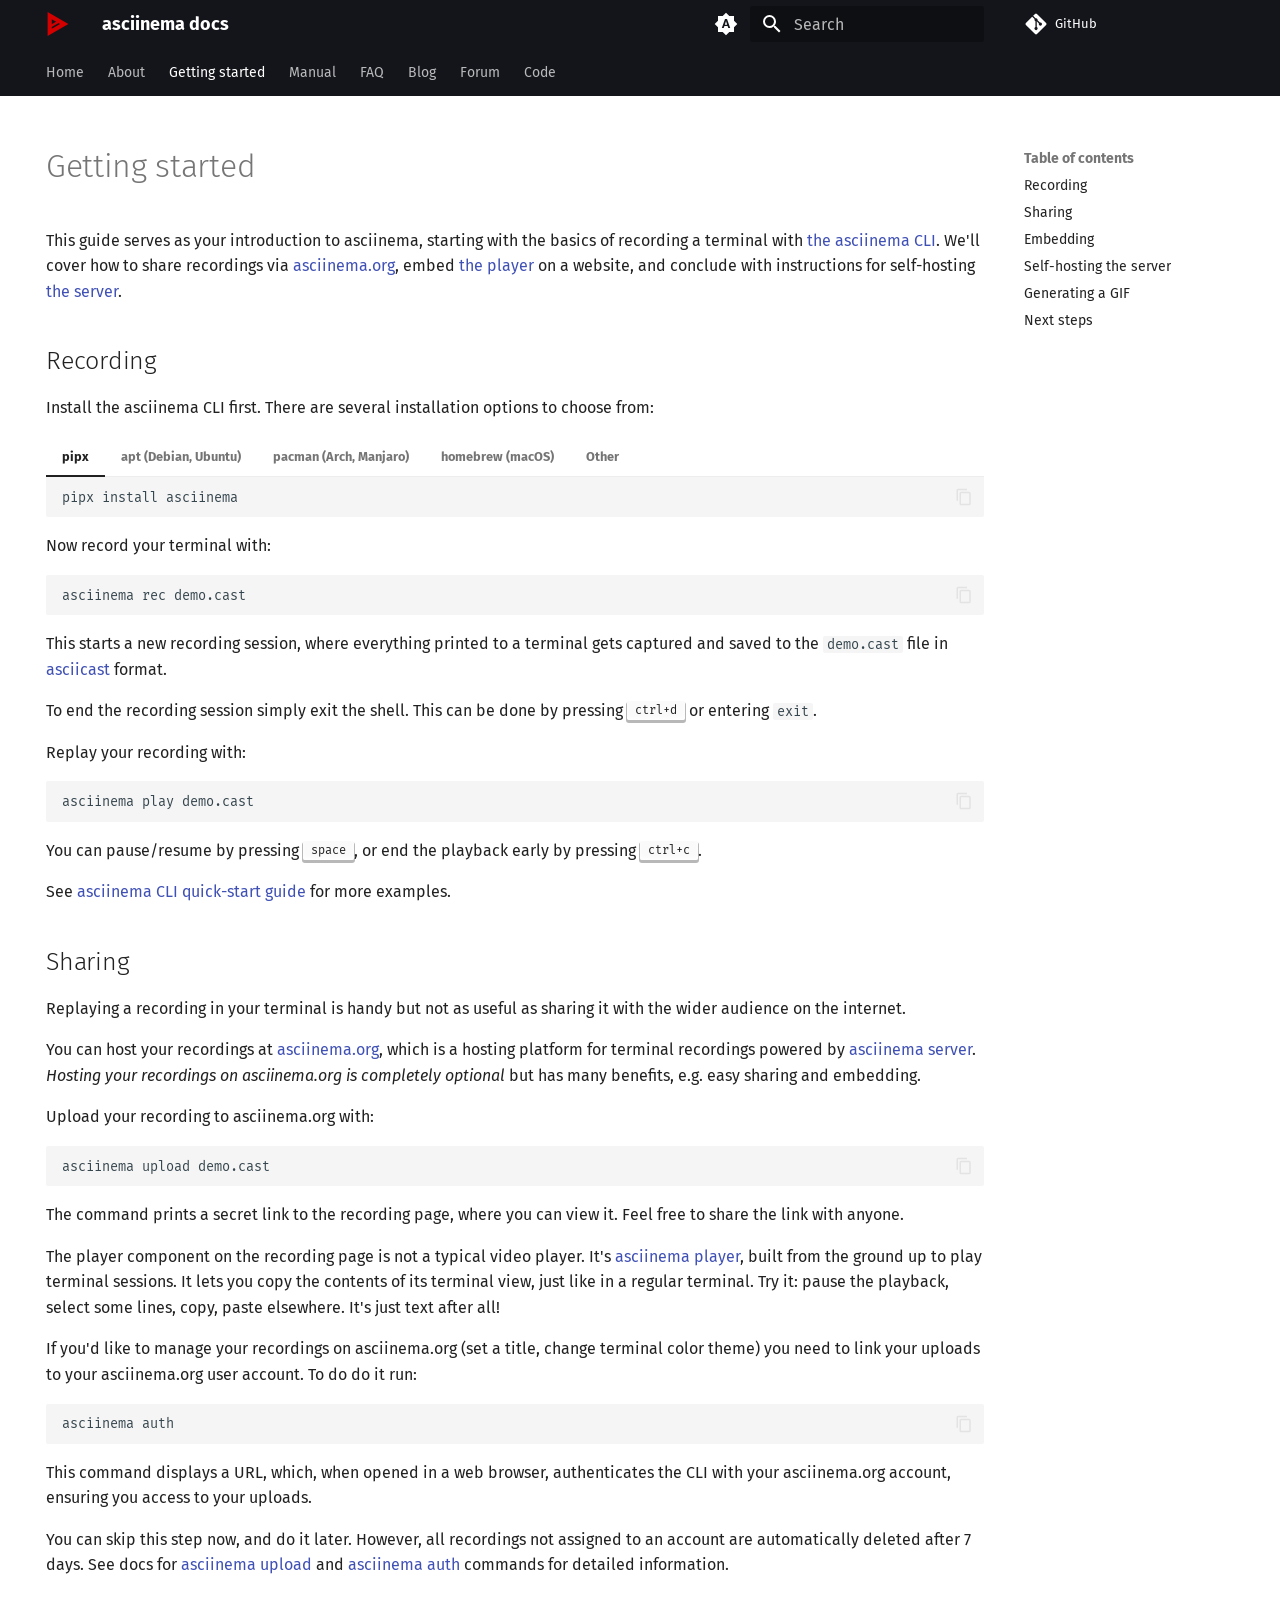
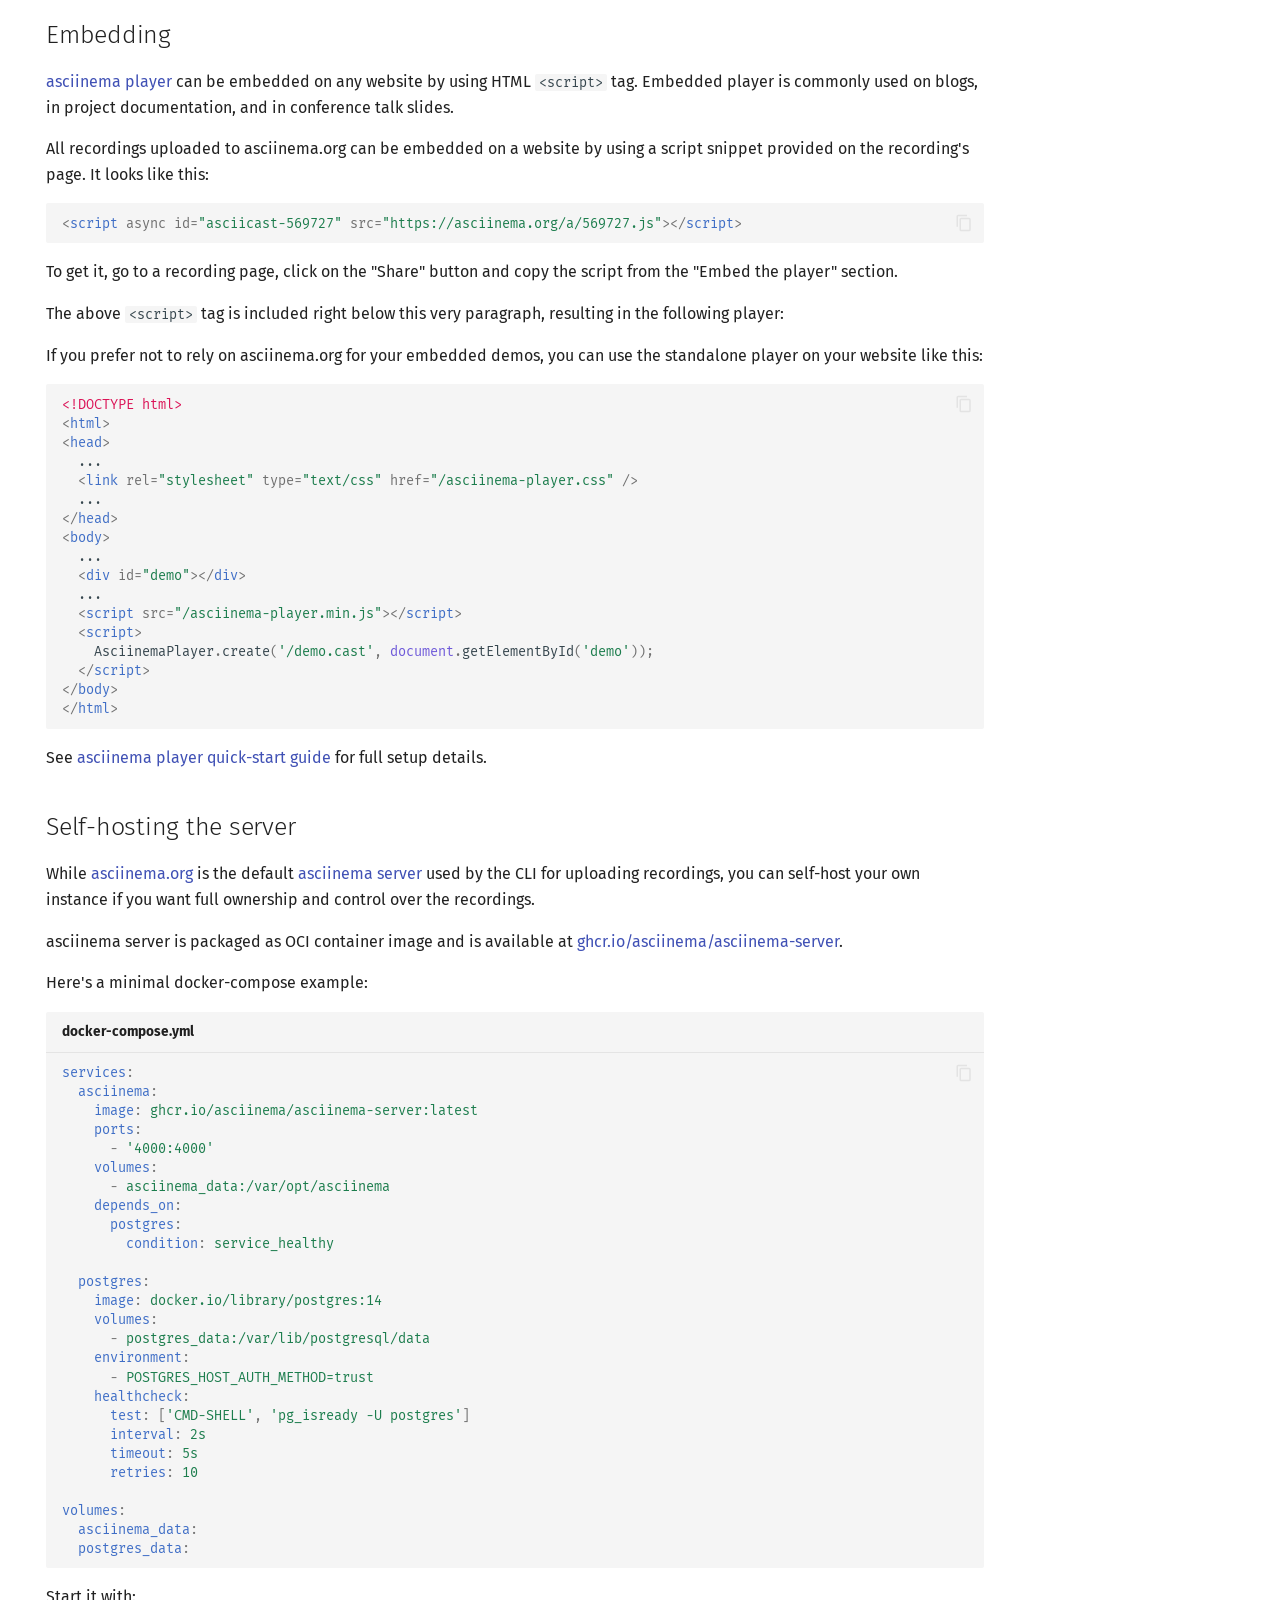
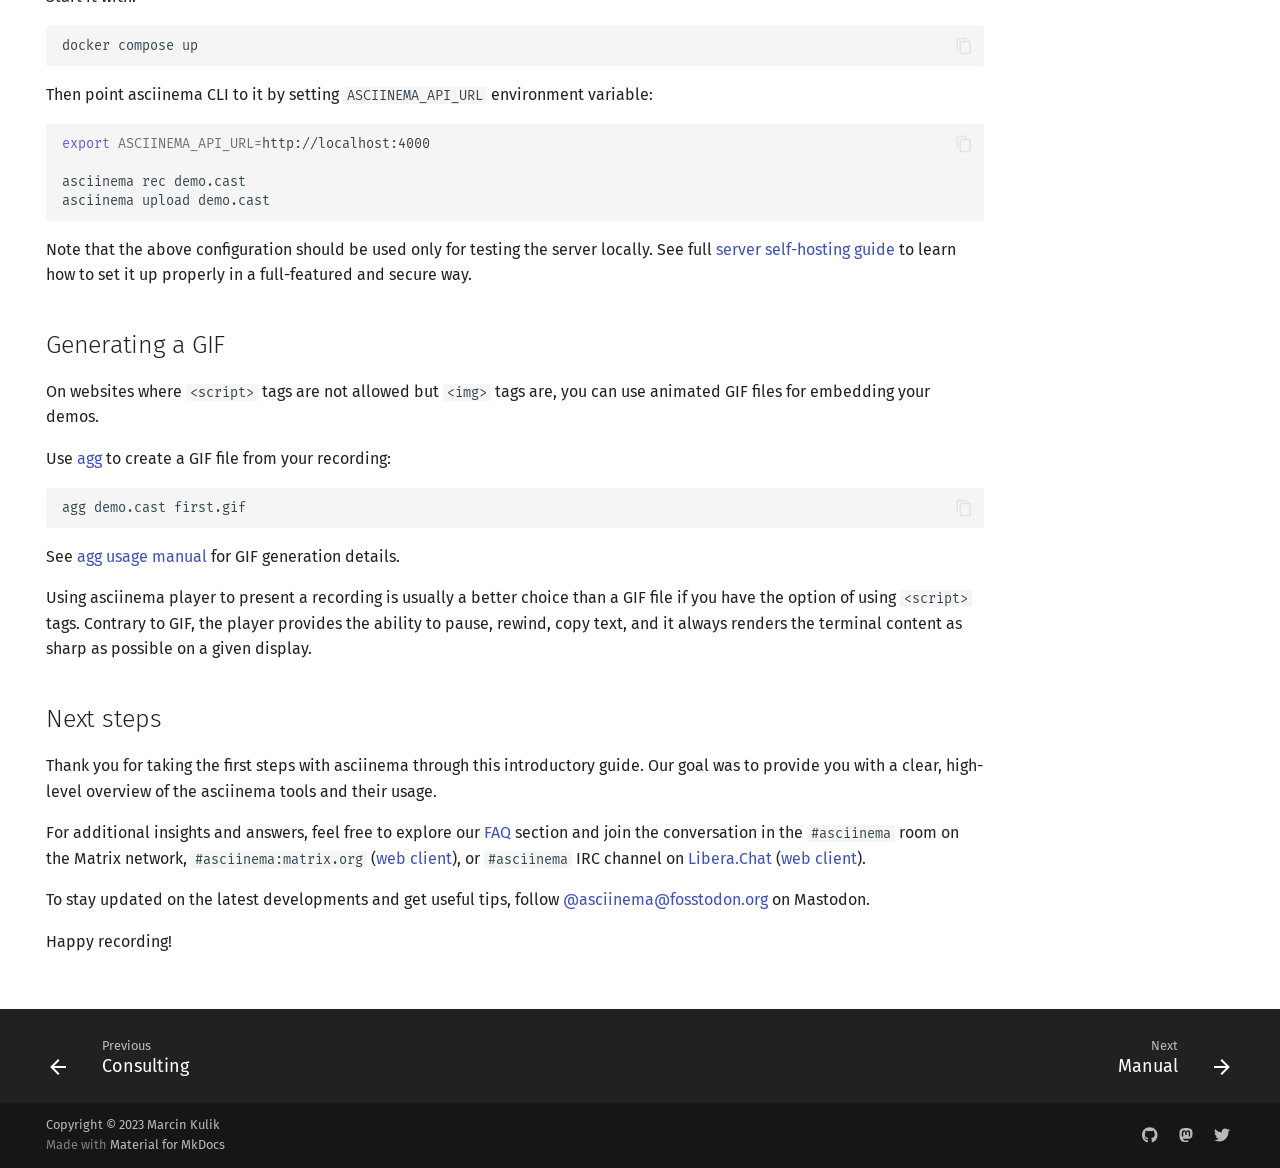
<file: getting-started/index.html>
<!doctype html>
<html lang="en" class="no-js">
  <head>
    
      <meta charset="utf-8">
      <meta name="viewport" content="width=device-width,initial-scale=1">
      
      
        <meta name="author" content="Marcin Kulik">
      
      
      
        <link rel="prev" href="../consulting/">
      
      
        <link rel="next" href="../manual/">
      
      
      <link rel="icon" href="../assets/logo.svg">
      <meta name="generator" content="mkdocs-1.5.3, mkdocs-material-9.5.6">
    
    
      
        <title>Getting started - asciinema docs</title>
      
    
    
      <link rel="stylesheet" href="../assets/stylesheets/main.50c56a3b.min.css">
      
        
        <link rel="stylesheet" href="../assets/stylesheets/palette.06af60db.min.css">
      
      


    
    
      
    
    
      
    
    
      <link rel="stylesheet" href="../stylesheets/player-3.6.4.css">
    
      <link rel="stylesheet" href="../stylesheets/extra.css">
    
      <link rel="stylesheet" href="../stylesheets/fira.css">
    
    <script>__md_scope=new URL("..",location),__md_hash=e=>[...e].reduce((e,_)=>(e<<5)-e+_.charCodeAt(0),0),__md_get=(e,_=localStorage,t=__md_scope)=>JSON.parse(_.getItem(t.pathname+"."+e)),__md_set=(e,_,t=localStorage,a=__md_scope)=>{try{t.setItem(a.pathname+"."+e,JSON.stringify(_))}catch(e){}}</script>
    
      

    
    
    
  </head>
  
  
    
    
      
    
    
    
    
    <body dir="ltr" data-md-color-scheme="default" data-md-color-primary="indigo" data-md-color-accent="indigo">
  
    
    <input class="md-toggle" data-md-toggle="drawer" type="checkbox" id="__drawer" autocomplete="off">
    <input class="md-toggle" data-md-toggle="search" type="checkbox" id="__search" autocomplete="off">
    <label class="md-overlay" for="__drawer"></label>
    <div data-md-component="skip">
      
        
        <a href="#getting-started" class="md-skip">
          Skip to content
        </a>
      
    </div>
    <div data-md-component="announce">
      
    </div>
    
    
      

<header class="md-header" data-md-component="header">
  <nav class="md-header__inner md-grid" aria-label="Header">
    <a href=".." title="asciinema docs" class="md-header__button md-logo" aria-label="asciinema docs" data-md-component="logo">
      
  <img src="../assets/logo.svg" alt="logo">

    </a>
    <label class="md-header__button md-icon" for="__drawer">
      
      <svg xmlns="http://www.w3.org/2000/svg" viewBox="0 0 24 24"><path d="M3 6h18v2H3V6m0 5h18v2H3v-2m0 5h18v2H3v-2Z"/></svg>
    </label>
    <div class="md-header__title" data-md-component="header-title">
      <div class="md-header__ellipsis">
        <div class="md-header__topic">
          <span class="md-ellipsis">
            asciinema docs
          </span>
        </div>
        <div class="md-header__topic" data-md-component="header-topic">
          <span class="md-ellipsis">
            
              Getting started
            
          </span>
        </div>
      </div>
    </div>
    
      
        <form class="md-header__option" data-md-component="palette">
  
    
    
    
    <input class="md-option" data-md-color-media="(prefers-color-scheme)" data-md-color-scheme="default" data-md-color-primary="indigo" data-md-color-accent="indigo"  aria-label="Switch to light mode"  type="radio" name="__palette" id="__palette_0">
    
      <label class="md-header__button md-icon" title="Switch to light mode" for="__palette_1" hidden>
        <svg xmlns="http://www.w3.org/2000/svg" viewBox="0 0 24 24"><path d="m14.3 16-.7-2h-3.2l-.7 2H7.8L11 7h2l3.2 9h-1.9M20 8.69V4h-4.69L12 .69 8.69 4H4v4.69L.69 12 4 15.31V20h4.69L12 23.31 15.31 20H20v-4.69L23.31 12 20 8.69m-9.15 3.96h2.3L12 9l-1.15 3.65Z"/></svg>
      </label>
    
  
    
    
    
    <input class="md-option" data-md-color-media="(prefers-color-scheme: light)" data-md-color-scheme="default" data-md-color-primary="black" data-md-color-accent="indigo"  aria-label="Switch to dark mode"  type="radio" name="__palette" id="__palette_1">
    
      <label class="md-header__button md-icon" title="Switch to dark mode" for="__palette_2" hidden>
        <svg xmlns="http://www.w3.org/2000/svg" viewBox="0 0 24 24"><path d="M12 8a4 4 0 0 0-4 4 4 4 0 0 0 4 4 4 4 0 0 0 4-4 4 4 0 0 0-4-4m0 10a6 6 0 0 1-6-6 6 6 0 0 1 6-6 6 6 0 0 1 6 6 6 6 0 0 1-6 6m8-9.31V4h-4.69L12 .69 8.69 4H4v4.69L.69 12 4 15.31V20h4.69L12 23.31 15.31 20H20v-4.69L23.31 12 20 8.69Z"/></svg>
      </label>
    
  
    
    
    
    <input class="md-option" data-md-color-media="(prefers-color-scheme: dark)" data-md-color-scheme="slate" data-md-color-primary="black" data-md-color-accent="indigo"  aria-label="Switch to system preference"  type="radio" name="__palette" id="__palette_2">
    
      <label class="md-header__button md-icon" title="Switch to system preference" for="__palette_0" hidden>
        <svg xmlns="http://www.w3.org/2000/svg" viewBox="0 0 24 24"><path d="M12 18c-.89 0-1.74-.2-2.5-.55C11.56 16.5 13 14.42 13 12c0-2.42-1.44-4.5-3.5-5.45C10.26 6.2 11.11 6 12 6a6 6 0 0 1 6 6 6 6 0 0 1-6 6m8-9.31V4h-4.69L12 .69 8.69 4H4v4.69L.69 12 4 15.31V20h4.69L12 23.31 15.31 20H20v-4.69L23.31 12 20 8.69Z"/></svg>
      </label>
    
  
</form>
      
    
    
      <script>var media,input,key,value,palette=__md_get("__palette");if(palette&&palette.color){"(prefers-color-scheme)"===palette.color.media&&(media=matchMedia("(prefers-color-scheme: light)"),input=document.querySelector(media.matches?"[data-md-color-media='(prefers-color-scheme: light)']":"[data-md-color-media='(prefers-color-scheme: dark)']"),palette.color.media=input.getAttribute("data-md-color-media"),palette.color.scheme=input.getAttribute("data-md-color-scheme"),palette.color.primary=input.getAttribute("data-md-color-primary"),palette.color.accent=input.getAttribute("data-md-color-accent"));for([key,value]of Object.entries(palette.color))document.body.setAttribute("data-md-color-"+key,value)}</script>
    
    
    
      <label class="md-header__button md-icon" for="__search">
        
        <svg xmlns="http://www.w3.org/2000/svg" viewBox="0 0 24 24"><path d="M9.5 3A6.5 6.5 0 0 1 16 9.5c0 1.61-.59 3.09-1.56 4.23l.27.27h.79l5 5-1.5 1.5-5-5v-.79l-.27-.27A6.516 6.516 0 0 1 9.5 16 6.5 6.5 0 0 1 3 9.5 6.5 6.5 0 0 1 9.5 3m0 2C7 5 5 7 5 9.5S7 14 9.5 14 14 12 14 9.5 12 5 9.5 5Z"/></svg>
      </label>
      <div class="md-search" data-md-component="search" role="dialog">
  <label class="md-search__overlay" for="__search"></label>
  <div class="md-search__inner" role="search">
    <form class="md-search__form" name="search">
      <input type="text" class="md-search__input" name="query" aria-label="Search" placeholder="Search" autocapitalize="off" autocorrect="off" autocomplete="off" spellcheck="false" data-md-component="search-query" required>
      <label class="md-search__icon md-icon" for="__search">
        
        <svg xmlns="http://www.w3.org/2000/svg" viewBox="0 0 24 24"><path d="M9.5 3A6.5 6.5 0 0 1 16 9.5c0 1.61-.59 3.09-1.56 4.23l.27.27h.79l5 5-1.5 1.5-5-5v-.79l-.27-.27A6.516 6.516 0 0 1 9.5 16 6.5 6.5 0 0 1 3 9.5 6.5 6.5 0 0 1 9.5 3m0 2C7 5 5 7 5 9.5S7 14 9.5 14 14 12 14 9.5 12 5 9.5 5Z"/></svg>
        
        <svg xmlns="http://www.w3.org/2000/svg" viewBox="0 0 24 24"><path d="M20 11v2H8l5.5 5.5-1.42 1.42L4.16 12l7.92-7.92L13.5 5.5 8 11h12Z"/></svg>
      </label>
      <nav class="md-search__options" aria-label="Search">
        
        <button type="reset" class="md-search__icon md-icon" title="Clear" aria-label="Clear" tabindex="-1">
          
          <svg xmlns="http://www.w3.org/2000/svg" viewBox="0 0 24 24"><path d="M19 6.41 17.59 5 12 10.59 6.41 5 5 6.41 10.59 12 5 17.59 6.41 19 12 13.41 17.59 19 19 17.59 13.41 12 19 6.41Z"/></svg>
        </button>
      </nav>
      
        <div class="md-search__suggest" data-md-component="search-suggest"></div>
      
    </form>
    <div class="md-search__output">
      <div class="md-search__scrollwrap" data-md-scrollfix>
        <div class="md-search-result" data-md-component="search-result">
          <div class="md-search-result__meta">
            Initializing search
          </div>
          <ol class="md-search-result__list" role="presentation"></ol>
        </div>
      </div>
    </div>
  </div>
</div>
    
    
      <div class="md-header__source">
        <a href="https://github.com/asciinema/asciinema" title="Go to repository" class="md-source" data-md-component="source">
  <div class="md-source__icon md-icon">
    
    <svg xmlns="http://www.w3.org/2000/svg" viewBox="0 0 448 512"><!--! Font Awesome Free 6.5.1 by @fontawesome - https://fontawesome.com License - https://fontawesome.com/license/free (Icons: CC BY 4.0, Fonts: SIL OFL 1.1, Code: MIT License) Copyright 2023 Fonticons, Inc.--><path d="M439.55 236.05 244 40.45a28.87 28.87 0 0 0-40.81 0l-40.66 40.63 51.52 51.52c27.06-9.14 52.68 16.77 43.39 43.68l49.66 49.66c34.23-11.8 61.18 31 35.47 56.69-26.49 26.49-70.21-2.87-56-37.34L240.22 199v121.85c25.3 12.54 22.26 41.85 9.08 55a34.34 34.34 0 0 1-48.55 0c-17.57-17.6-11.07-46.91 11.25-56v-123c-20.8-8.51-24.6-30.74-18.64-45L142.57 101 8.45 235.14a28.86 28.86 0 0 0 0 40.81l195.61 195.6a28.86 28.86 0 0 0 40.8 0l194.69-194.69a28.86 28.86 0 0 0 0-40.81z"/></svg>
  </div>
  <div class="md-source__repository">
    GitHub
  </div>
</a>
      </div>
    
  </nav>
  
</header>
    
    <div class="md-container" data-md-component="container">
      
      
        
          
            
<nav class="md-tabs" aria-label="Tabs" data-md-component="tabs">
  <div class="md-grid">
    <ul class="md-tabs__list">
      
        
  
  
  
    <li class="md-tabs__item">
      <a href=".." class="md-tabs__link">
        
  
    
  
  Home

      </a>
    </li>
  

      
        
  
  
  
    
    
      <li class="md-tabs__item">
        <a href="../history/" class="md-tabs__link">
          
  
    
  
  About

        </a>
      </li>
    
  

      
        
  
  
    
  
  
    <li class="md-tabs__item md-tabs__item--active">
      <a href="./" class="md-tabs__link">
        
  
    
  
  Getting started

      </a>
    </li>
  

      
        
  
  
  
    
    
      <li class="md-tabs__item">
        <a href="../manual/" class="md-tabs__link">
          
  
    
  
  Manual

        </a>
      </li>
    
  

      
        
  
  
  
    <li class="md-tabs__item">
      <a href="../faq/" class="md-tabs__link">
        
  
    
  
  FAQ

      </a>
    </li>
  

      
        
  
  
  
    <li class="md-tabs__item">
      <a href="https://blog.asciinema.org" class="md-tabs__link">
        
  
    
  
  Blog

      </a>
    </li>
  

      
        
  
  
  
    <li class="md-tabs__item">
      <a href="https://discourse.asciinema.org" class="md-tabs__link">
        
  
    
  
  Forum

      </a>
    </li>
  

      
        
  
  
  
    <li class="md-tabs__item">
      <a href="https://github.com/asciinema" class="md-tabs__link">
        
  
    
  
  Code

      </a>
    </li>
  

      
    </ul>
  </div>
</nav>
          
        
      
      <main class="md-main" data-md-component="main">
        <div class="md-main__inner md-grid">
          
            
              
                
              
              <div class="md-sidebar md-sidebar--primary" data-md-component="sidebar" data-md-type="navigation" hidden>
                <div class="md-sidebar__scrollwrap">
                  <div class="md-sidebar__inner">
                    


  


<nav class="md-nav md-nav--primary md-nav--lifted" aria-label="Navigation" data-md-level="0">
  <label class="md-nav__title" for="__drawer">
    <a href=".." title="asciinema docs" class="md-nav__button md-logo" aria-label="asciinema docs" data-md-component="logo">
      
  <img src="../assets/logo.svg" alt="logo">

    </a>
    asciinema docs
  </label>
  
    <div class="md-nav__source">
      <a href="https://github.com/asciinema/asciinema" title="Go to repository" class="md-source" data-md-component="source">
  <div class="md-source__icon md-icon">
    
    <svg xmlns="http://www.w3.org/2000/svg" viewBox="0 0 448 512"><!--! Font Awesome Free 6.5.1 by @fontawesome - https://fontawesome.com License - https://fontawesome.com/license/free (Icons: CC BY 4.0, Fonts: SIL OFL 1.1, Code: MIT License) Copyright 2023 Fonticons, Inc.--><path d="M439.55 236.05 244 40.45a28.87 28.87 0 0 0-40.81 0l-40.66 40.63 51.52 51.52c27.06-9.14 52.68 16.77 43.39 43.68l49.66 49.66c34.23-11.8 61.18 31 35.47 56.69-26.49 26.49-70.21-2.87-56-37.34L240.22 199v121.85c25.3 12.54 22.26 41.85 9.08 55a34.34 34.34 0 0 1-48.55 0c-17.57-17.6-11.07-46.91 11.25-56v-123c-20.8-8.51-24.6-30.74-18.64-45L142.57 101 8.45 235.14a28.86 28.86 0 0 0 0 40.81l195.61 195.6a28.86 28.86 0 0 0 40.8 0l194.69-194.69a28.86 28.86 0 0 0 0-40.81z"/></svg>
  </div>
  <div class="md-source__repository">
    GitHub
  </div>
</a>
    </div>
  
  <ul class="md-nav__list" data-md-scrollfix>
    
      
      
  
  
  
  
    <li class="md-nav__item">
      <a href=".." class="md-nav__link">
        
  
  <span class="md-ellipsis">
    Home
  </span>
  

      </a>
    </li>
  

    
      
      
  
  
  
  
    
    
      
        
      
        
      
        
      
        
      
        
      
        
      
    
    
    
    
      
      
    
    <li class="md-nav__item md-nav__item--section md-nav__item--nested">
      
        
        
        
        <input class="md-nav__toggle md-toggle " type="checkbox" id="__nav_2" >
        
          
          <label class="md-nav__link" for="__nav_2" id="__nav_2_label" tabindex="">
            
  
  <span class="md-ellipsis">
    About
  </span>
  

            <span class="md-nav__icon md-icon"></span>
          </label>
        
        <nav class="md-nav" data-md-level="1" aria-labelledby="__nav_2_label" aria-expanded="false">
          <label class="md-nav__title" for="__nav_2">
            <span class="md-nav__icon md-icon"></span>
            About
          </label>
          <ul class="md-nav__list" data-md-scrollfix>
            
              
                
  
  
  
  
    <li class="md-nav__item">
      <a href="../history/" class="md-nav__link">
        
  
  <span class="md-ellipsis">
    History
  </span>
  

      </a>
    </li>
  

              
            
              
                
  
  
  
  
    <li class="md-nav__item">
      <a href="../how-it-works/" class="md-nav__link">
        
  
  <span class="md-ellipsis">
    How it works
  </span>
  

      </a>
    </li>
  

              
            
              
                
  
  
  
  
    <li class="md-nav__item">
      <a href="../community/" class="md-nav__link">
        
  
  <span class="md-ellipsis">
    Community
  </span>
  

      </a>
    </li>
  

              
            
              
                
  
  
  
  
    <li class="md-nav__item">
      <a href="../integrations/" class="md-nav__link">
        
  
  <span class="md-ellipsis">
    Integrations
  </span>
  

      </a>
    </li>
  

              
            
              
                
  
  
  
  
    <li class="md-nav__item">
      <a href="../donations/" class="md-nav__link">
        
  
  <span class="md-ellipsis">
    Donations
  </span>
  

      </a>
    </li>
  

              
            
              
                
  
  
  
  
    <li class="md-nav__item">
      <a href="../consulting/" class="md-nav__link">
        
  
  <span class="md-ellipsis">
    Consulting
  </span>
  

      </a>
    </li>
  

              
            
          </ul>
        </nav>
      
    </li>
  

    
      
      
  
  
    
  
  
  
    <li class="md-nav__item md-nav__item--active">
      
      <input class="md-nav__toggle md-toggle" type="checkbox" id="__toc">
      
      
        
      
      
        <label class="md-nav__link md-nav__link--active" for="__toc">
          
  
  <span class="md-ellipsis">
    Getting started
  </span>
  

          <span class="md-nav__icon md-icon"></span>
        </label>
      
      <a href="./" class="md-nav__link md-nav__link--active">
        
  
  <span class="md-ellipsis">
    Getting started
  </span>
  

      </a>
      
        

<nav class="md-nav md-nav--secondary" aria-label="Table of contents">
  
  
  
    
  
  
    <label class="md-nav__title" for="__toc">
      <span class="md-nav__icon md-icon"></span>
      Table of contents
    </label>
    <ul class="md-nav__list" data-md-component="toc" data-md-scrollfix>
      
        <li class="md-nav__item">
  <a href="#recording" class="md-nav__link">
    <span class="md-ellipsis">
      Recording
    </span>
  </a>
  
</li>
      
        <li class="md-nav__item">
  <a href="#sharing" class="md-nav__link">
    <span class="md-ellipsis">
      Sharing
    </span>
  </a>
  
</li>
      
        <li class="md-nav__item">
  <a href="#embedding" class="md-nav__link">
    <span class="md-ellipsis">
      Embedding
    </span>
  </a>
  
</li>
      
        <li class="md-nav__item">
  <a href="#self-hosting-the-server" class="md-nav__link">
    <span class="md-ellipsis">
      Self-hosting the server
    </span>
  </a>
  
</li>
      
        <li class="md-nav__item">
  <a href="#generating-a-gif" class="md-nav__link">
    <span class="md-ellipsis">
      Generating a GIF
    </span>
  </a>
  
</li>
      
        <li class="md-nav__item">
  <a href="#next-steps" class="md-nav__link">
    <span class="md-ellipsis">
      Next steps
    </span>
  </a>
  
</li>
      
    </ul>
  
</nav>
      
    </li>
  

    
      
      
  
  
  
  
    
    
      
        
          
        
      
        
      
        
      
        
      
        
      
        
      
    
    
    
    
      
      
    
    <li class="md-nav__item md-nav__item--section md-nav__item--nested">
      
        
        
        
        <input class="md-nav__toggle md-toggle " type="checkbox" id="__nav_4" >
        
          
          
          <div class="md-nav__link md-nav__container">
            <a href="../manual/" class="md-nav__link ">
              
  
  <span class="md-ellipsis">
    Manual
  </span>
  

            </a>
            
              
              <label class="md-nav__link " for="__nav_4" id="__nav_4_label" tabindex="">
                <span class="md-nav__icon md-icon"></span>
              </label>
            
          </div>
        
        <nav class="md-nav" data-md-level="1" aria-labelledby="__nav_4_label" aria-expanded="false">
          <label class="md-nav__title" for="__nav_4">
            <span class="md-nav__icon md-icon"></span>
            Manual
          </label>
          <ul class="md-nav__list" data-md-scrollfix>
            
              
            
              
                
  
  
  
  
    
    
      
        
          
        
      
        
      
        
      
        
      
        
      
        
      
        
      
        
      
    
    
    
    
      
      
    
    <li class="md-nav__item md-nav__item--section md-nav__item--nested">
      
        
        
        
        <input class="md-nav__toggle md-toggle " type="checkbox" id="__nav_4_2" >
        
          
          
          <div class="md-nav__link md-nav__container">
            <a href="../manual/cli/" class="md-nav__link ">
              
  
  <span class="md-ellipsis">
    CLI
  </span>
  

            </a>
            
              
              <label class="md-nav__link " for="__nav_4_2" id="__nav_4_2_label" tabindex="">
                <span class="md-nav__icon md-icon"></span>
              </label>
            
          </div>
        
        <nav class="md-nav" data-md-level="2" aria-labelledby="__nav_4_2_label" aria-expanded="false">
          <label class="md-nav__title" for="__nav_4_2">
            <span class="md-nav__icon md-icon"></span>
            CLI
          </label>
          <ul class="md-nav__list" data-md-scrollfix>
            
              
            
              
                
  
  
  
  
    <li class="md-nav__item">
      <a href="../manual/cli/quick-start/" class="md-nav__link">
        
  
  <span class="md-ellipsis">
    Quick start
  </span>
  

      </a>
    </li>
  

              
            
              
                
  
  
  
  
    <li class="md-nav__item">
      <a href="../manual/cli/installation/" class="md-nav__link">
        
  
  <span class="md-ellipsis">
    Installation
  </span>
  

      </a>
    </li>
  

              
            
              
                
  
  
  
  
    <li class="md-nav__item">
      <a href="../manual/cli/usage/" class="md-nav__link">
        
  
  <span class="md-ellipsis">
    Usage
  </span>
  

      </a>
    </li>
  

              
            
              
                
  
  
  
  
    <li class="md-nav__item">
      <a href="../manual/cli/configuration/" class="md-nav__link">
        
  
  <span class="md-ellipsis">
    Configuration
  </span>
  

      </a>
    </li>
  

              
            
              
                
  
  
  
  
    <li class="md-nav__item">
      <a href="../manual/cli/markers/" class="md-nav__link">
        
  
  <span class="md-ellipsis">
    Markers
  </span>
  

      </a>
    </li>
  

              
            
              
                
  
  
  
  
    <li class="md-nav__item">
      <a href="../manual/cli/shortcuts/" class="md-nav__link">
        
  
  <span class="md-ellipsis">
    Keyboard shortcuts
  </span>
  

      </a>
    </li>
  

              
            
              
                
  
  
  
  
    <li class="md-nav__item">
      <a href="../manual/cli/desktop-notifications/" class="md-nav__link">
        
  
  <span class="md-ellipsis">
    Desktop notifications
  </span>
  

      </a>
    </li>
  

              
            
          </ul>
        </nav>
      
    </li>
  

              
            
              
                
  
  
  
  
    
    
      
        
          
        
      
        
      
        
      
        
      
        
      
        
      
        
      
        
      
        
      
        
      
        
      
    
    
    
    
      
      
    
    <li class="md-nav__item md-nav__item--section md-nav__item--nested">
      
        
        
        
        <input class="md-nav__toggle md-toggle " type="checkbox" id="__nav_4_3" >
        
          
          
          <div class="md-nav__link md-nav__container">
            <a href="../manual/player/" class="md-nav__link ">
              
  
  <span class="md-ellipsis">
    PLAYER
  </span>
  

            </a>
            
              
              <label class="md-nav__link " for="__nav_4_3" id="__nav_4_3_label" tabindex="">
                <span class="md-nav__icon md-icon"></span>
              </label>
            
          </div>
        
        <nav class="md-nav" data-md-level="2" aria-labelledby="__nav_4_3_label" aria-expanded="false">
          <label class="md-nav__title" for="__nav_4_3">
            <span class="md-nav__icon md-icon"></span>
            PLAYER
          </label>
          <ul class="md-nav__list" data-md-scrollfix>
            
              
            
              
                
  
  
  
  
    <li class="md-nav__item">
      <a href="../manual/player/quick-start/" class="md-nav__link">
        
  
  <span class="md-ellipsis">
    Quick start
  </span>
  

      </a>
    </li>
  

              
            
              
                
  
  
  
  
    <li class="md-nav__item">
      <a href="../manual/player/loading/" class="md-nav__link">
        
  
  <span class="md-ellipsis">
    Loading a recording
  </span>
  

      </a>
    </li>
  

              
            
              
                
  
  
  
  
    <li class="md-nav__item">
      <a href="../manual/player/options/" class="md-nav__link">
        
  
  <span class="md-ellipsis">
    Options
  </span>
  

      </a>
    </li>
  

              
            
              
                
  
  
  
  
    <li class="md-nav__item">
      <a href="../manual/player/api/" class="md-nav__link">
        
  
  <span class="md-ellipsis">
    API
  </span>
  

      </a>
    </li>
  

              
            
              
                
  
  
  
  
    <li class="md-nav__item">
      <a href="../manual/player/fonts/" class="md-nav__link">
        
  
  <span class="md-ellipsis">
    Fonts
  </span>
  

      </a>
    </li>
  

              
            
              
                
  
  
  
  
    <li class="md-nav__item">
      <a href="../manual/player/markers/" class="md-nav__link">
        
  
  <span class="md-ellipsis">
    Markers
  </span>
  

      </a>
    </li>
  

              
            
              
                
  
  
  
  
    <li class="md-nav__item">
      <a href="../manual/player/themes/" class="md-nav__link">
        
  
  <span class="md-ellipsis">
    Terminal themes
  </span>
  

      </a>
    </li>
  

              
            
              
                
  
  
  
  
    <li class="md-nav__item">
      <a href="../manual/player/shortcuts/" class="md-nav__link">
        
  
  <span class="md-ellipsis">
    Keyboard shortcuts
  </span>
  

      </a>
    </li>
  

              
            
              
                
  
  
  
  
    <li class="md-nav__item">
      <a href="../manual/player/parsers/" class="md-nav__link">
        
  
  <span class="md-ellipsis">
    Parsers
  </span>
  

      </a>
    </li>
  

              
            
              
                
  
  
  
  
    <li class="md-nav__item">
      <a href="../manual/player/upgrading/" class="md-nav__link">
        
  
  <span class="md-ellipsis">
    Upgrading
  </span>
  

      </a>
    </li>
  

              
            
          </ul>
        </nav>
      
    </li>
  

              
            
              
                
  
  
  
  
    
    
      
        
          
        
      
        
      
        
      
        
      
    
    
    
    
      
      
    
    <li class="md-nav__item md-nav__item--section md-nav__item--nested">
      
        
        
        
        <input class="md-nav__toggle md-toggle " type="checkbox" id="__nav_4_4" >
        
          
          
          <div class="md-nav__link md-nav__container">
            <a href="../manual/server/" class="md-nav__link ">
              
  
  <span class="md-ellipsis">
    SERVER
  </span>
  

            </a>
            
              
              <label class="md-nav__link " for="__nav_4_4" id="__nav_4_4_label" tabindex="">
                <span class="md-nav__icon md-icon"></span>
              </label>
            
          </div>
        
        <nav class="md-nav" data-md-level="2" aria-labelledby="__nav_4_4_label" aria-expanded="false">
          <label class="md-nav__title" for="__nav_4_4">
            <span class="md-nav__icon md-icon"></span>
            SERVER
          </label>
          <ul class="md-nav__list" data-md-scrollfix>
            
              
            
              
                
  
  
  
  
    <li class="md-nav__item">
      <a href="../manual/server/sharing/" class="md-nav__link">
        
  
  <span class="md-ellipsis">
    Sharing
  </span>
  

      </a>
    </li>
  

              
            
              
                
  
  
  
  
    <li class="md-nav__item">
      <a href="../manual/server/embedding/" class="md-nav__link">
        
  
  <span class="md-ellipsis">
    Embedding
  </span>
  

      </a>
    </li>
  

              
            
              
                
  
  
  
  
    
    
      
        
          
        
      
        
      
        
      
        
      
        
      
        
      
    
    
    
    
    <li class="md-nav__item md-nav__item--nested">
      
        
        
        
        <input class="md-nav__toggle md-toggle " type="checkbox" id="__nav_4_4_4" >
        
          
          
          <div class="md-nav__link md-nav__container">
            <a href="../manual/server/self-hosting/" class="md-nav__link ">
              
  
  <span class="md-ellipsis">
    Self-hosting
  </span>
  

            </a>
            
              
              <label class="md-nav__link " for="__nav_4_4_4" id="__nav_4_4_4_label" tabindex="0">
                <span class="md-nav__icon md-icon"></span>
              </label>
            
          </div>
        
        <nav class="md-nav" data-md-level="3" aria-labelledby="__nav_4_4_4_label" aria-expanded="false">
          <label class="md-nav__title" for="__nav_4_4_4">
            <span class="md-nav__icon md-icon"></span>
            Self-hosting
          </label>
          <ul class="md-nav__list" data-md-scrollfix>
            
              
            
              
                
  
  
  
  
    <li class="md-nav__item">
      <a href="../manual/server/self-hosting/quick-start/" class="md-nav__link">
        
  
  <span class="md-ellipsis">
    Quick start
  </span>
  

      </a>
    </li>
  

              
            
              
                
  
  
  
  
    <li class="md-nav__item">
      <a href="../manual/server/self-hosting/configuration/" class="md-nav__link">
        
  
  <span class="md-ellipsis">
    Configuration
  </span>
  

      </a>
    </li>
  

              
            
              
                
  
  
  
  
    <li class="md-nav__item">
      <a href="../manual/server/self-hosting/upgrading/" class="md-nav__link">
        
  
  <span class="md-ellipsis">
    Upgrading
  </span>
  

      </a>
    </li>
  

              
            
              
                
  
  
  
  
    <li class="md-nav__item">
      <a href="../manual/server/self-hosting/admin/" class="md-nav__link">
        
  
  <span class="md-ellipsis">
    Administration
  </span>
  

      </a>
    </li>
  

              
            
              
                
  
  
  
  
    <li class="md-nav__item">
      <a href="../manual/server/self-hosting/customization/" class="md-nav__link">
        
  
  <span class="md-ellipsis">
    Customization
  </span>
  

      </a>
    </li>
  

              
            
          </ul>
        </nav>
      
    </li>
  

              
            
          </ul>
        </nav>
      
    </li>
  

              
            
              
                
  
  
  
  
    
    
      
        
          
        
      
        
      
        
      
    
    
    
    
      
      
    
    <li class="md-nav__item md-nav__item--section md-nav__item--nested">
      
        
        
        
        <input class="md-nav__toggle md-toggle " type="checkbox" id="__nav_4_5" >
        
          
          
          <div class="md-nav__link md-nav__container">
            <a href="../manual/agg/" class="md-nav__link ">
              
  
  <span class="md-ellipsis">
    AGG
  </span>
  

            </a>
            
              
              <label class="md-nav__link " for="__nav_4_5" id="__nav_4_5_label" tabindex="">
                <span class="md-nav__icon md-icon"></span>
              </label>
            
          </div>
        
        <nav class="md-nav" data-md-level="2" aria-labelledby="__nav_4_5_label" aria-expanded="false">
          <label class="md-nav__title" for="__nav_4_5">
            <span class="md-nav__icon md-icon"></span>
            AGG
          </label>
          <ul class="md-nav__list" data-md-scrollfix>
            
              
            
              
                
  
  
  
  
    <li class="md-nav__item">
      <a href="../manual/agg/installation/" class="md-nav__link">
        
  
  <span class="md-ellipsis">
    Installation
  </span>
  

      </a>
    </li>
  

              
            
              
                
  
  
  
  
    <li class="md-nav__item">
      <a href="../manual/agg/usage/" class="md-nav__link">
        
  
  <span class="md-ellipsis">
    Usage
  </span>
  

      </a>
    </li>
  

              
            
          </ul>
        </nav>
      
    </li>
  

              
            
              
                
  
  
  
  
    
    
      
        
      
        
      
    
    
    
    
      
      
    
    <li class="md-nav__item md-nav__item--section md-nav__item--nested">
      
        
        
        
        <input class="md-nav__toggle md-toggle " type="checkbox" id="__nav_4_6" >
        
          
          <label class="md-nav__link" for="__nav_4_6" id="__nav_4_6_label" tabindex="">
            
  
  <span class="md-ellipsis">
    FILE FORMAT
  </span>
  

            <span class="md-nav__icon md-icon"></span>
          </label>
        
        <nav class="md-nav" data-md-level="2" aria-labelledby="__nav_4_6_label" aria-expanded="false">
          <label class="md-nav__title" for="__nav_4_6">
            <span class="md-nav__icon md-icon"></span>
            FILE FORMAT
          </label>
          <ul class="md-nav__list" data-md-scrollfix>
            
              
                
  
  
  
  
    <li class="md-nav__item">
      <a href="../manual/asciicast/v2/" class="md-nav__link">
        
  
  <span class="md-ellipsis">
    asciicast v2
  </span>
  

      </a>
    </li>
  

              
            
              
                
  
  
  
  
    <li class="md-nav__item">
      <a href="../manual/asciicast/v1/" class="md-nav__link">
        
  
  <span class="md-ellipsis">
    asciicast v1
  </span>
  

      </a>
    </li>
  

              
            
          </ul>
        </nav>
      
    </li>
  

              
            
          </ul>
        </nav>
      
    </li>
  

    
      
      
  
  
  
  
    <li class="md-nav__item">
      <a href="../faq/" class="md-nav__link">
        
  
  <span class="md-ellipsis">
    FAQ
  </span>
  

      </a>
    </li>
  

    
      
      
  
  
  
  
    <li class="md-nav__item">
      <a href="https://blog.asciinema.org" class="md-nav__link">
        
  
  <span class="md-ellipsis">
    Blog
  </span>
  

      </a>
    </li>
  

    
      
      
  
  
  
  
    <li class="md-nav__item">
      <a href="https://discourse.asciinema.org" class="md-nav__link">
        
  
  <span class="md-ellipsis">
    Forum
  </span>
  

      </a>
    </li>
  

    
      
      
  
  
  
  
    <li class="md-nav__item">
      <a href="https://github.com/asciinema" class="md-nav__link">
        
  
  <span class="md-ellipsis">
    Code
  </span>
  

      </a>
    </li>
  

    
  </ul>
</nav>
                  </div>
                </div>
              </div>
            
            
              
                
              
              <div class="md-sidebar md-sidebar--secondary" data-md-component="sidebar" data-md-type="toc" >
                <div class="md-sidebar__scrollwrap">
                  <div class="md-sidebar__inner">
                    

<nav class="md-nav md-nav--secondary" aria-label="Table of contents">
  
  
  
    
  
  
    <label class="md-nav__title" for="__toc">
      <span class="md-nav__icon md-icon"></span>
      Table of contents
    </label>
    <ul class="md-nav__list" data-md-component="toc" data-md-scrollfix>
      
        <li class="md-nav__item">
  <a href="#recording" class="md-nav__link">
    <span class="md-ellipsis">
      Recording
    </span>
  </a>
  
</li>
      
        <li class="md-nav__item">
  <a href="#sharing" class="md-nav__link">
    <span class="md-ellipsis">
      Sharing
    </span>
  </a>
  
</li>
      
        <li class="md-nav__item">
  <a href="#embedding" class="md-nav__link">
    <span class="md-ellipsis">
      Embedding
    </span>
  </a>
  
</li>
      
        <li class="md-nav__item">
  <a href="#self-hosting-the-server" class="md-nav__link">
    <span class="md-ellipsis">
      Self-hosting the server
    </span>
  </a>
  
</li>
      
        <li class="md-nav__item">
  <a href="#generating-a-gif" class="md-nav__link">
    <span class="md-ellipsis">
      Generating a GIF
    </span>
  </a>
  
</li>
      
        <li class="md-nav__item">
  <a href="#next-steps" class="md-nav__link">
    <span class="md-ellipsis">
      Next steps
    </span>
  </a>
  
</li>
      
    </ul>
  
</nav>
                  </div>
                </div>
              </div>
            
          
          
            <div class="md-content" data-md-component="content">
              <article class="md-content__inner md-typeset">
                
                  

  
  


<h1 id="getting-started">Getting started<a class="headerlink" href="#getting-started" title="Permanent link">&para;</a></h1>
<p>This guide serves as your introduction to asciinema, starting with the basics of
recording a terminal with <a href="../manual/cli/">the asciinema CLI</a>. We'll cover
how to share recordings via <a href="https://asciinema.org">asciinema.org</a>, embed <a href="../manual/player/">the
player</a> on a website, and conclude with instructions for
self-hosting <a href="../manual/server/">the server</a>.</p>
<h2 id="recording">Recording<a class="headerlink" href="#recording" title="Permanent link">&para;</a></h2>
<p>Install the asciinema CLI first. There are several installation options to
choose from:</p>
<div class="tabbed-set tabbed-alternate" data-tabs="1:5"><input checked="checked" id="__tabbed_1_1" name="__tabbed_1" type="radio" /><input id="__tabbed_1_2" name="__tabbed_1" type="radio" /><input id="__tabbed_1_3" name="__tabbed_1" type="radio" /><input id="__tabbed_1_4" name="__tabbed_1" type="radio" /><input id="__tabbed_1_5" name="__tabbed_1" type="radio" /><div class="tabbed-labels"><label for="__tabbed_1_1">pipx</label><label for="__tabbed_1_2">apt (Debian, Ubuntu)</label><label for="__tabbed_1_3">pacman (Arch, Manjaro)</label><label for="__tabbed_1_4">homebrew (macOS)</label><label for="__tabbed_1_5">Other</label></div>
<div class="tabbed-content">
<div class="tabbed-block">
<div class="highlight"><pre><span></span><code>pipx<span class="w"> </span>install<span class="w"> </span>asciinema
</code></pre></div>
</div>
<div class="tabbed-block">
<div class="highlight"><pre><span></span><code>sudo<span class="w"> </span>apt<span class="w"> </span>install<span class="w"> </span>asciinema
</code></pre></div>
</div>
<div class="tabbed-block">
<div class="highlight"><pre><span></span><code>sudo<span class="w"> </span>pacman<span class="w"> </span>-S<span class="w"> </span>asciinema
</code></pre></div>
</div>
<div class="tabbed-block">
<div class="highlight"><pre><span></span><code>brew<span class="w"> </span>install<span class="w"> </span>asciinema
</code></pre></div>
</div>
<div class="tabbed-block">
<p>Check the <a href="../manual/cli/installation/">Installation</a> section for all
installation options.</p>
</div>
</div>
</div>
<p>Now record your terminal with:</p>
<div class="highlight"><pre><span></span><code>asciinema<span class="w"> </span>rec<span class="w"> </span>demo.cast
</code></pre></div>
<p>This starts a new recording session, where everything printed to a terminal gets
captured and saved to the <code>demo.cast</code> file in
<a href="../manual/asciicast/v2/">asciicast</a> format.</p>
<p>To end the recording session simply exit the shell. This can be done by pressing
<kbd>ctrl+d</kbd> or entering <code>exit</code>.</p>
<p>Replay your recording with:</p>
<div class="highlight"><pre><span></span><code>asciinema<span class="w"> </span>play<span class="w"> </span>demo.cast
</code></pre></div>
<p>You can pause/resume by pressing <kbd>space</kbd>, or end the playback early by
pressing <kbd>ctrl+c</kbd>.</p>
<p>See <a href="../manual/cli/quick-start/">asciinema CLI quick-start guide</a> for more
examples.</p>
<h2 id="sharing">Sharing<a class="headerlink" href="#sharing" title="Permanent link">&para;</a></h2>
<p>Replaying a recording in your terminal is handy but not as useful as sharing it
with the wider audience on the internet.</p>
<p>You can host your recordings at <a href="https://asciinema.org">asciinema.org</a>, which is
a hosting platform for terminal recordings powered by <a href="../manual/server/">asciinema
server</a>. <em>Hosting your recordings on asciinema.org is
completely optional</em> but has many benefits, e.g. easy sharing and embedding.</p>
<p>Upload your recording to asciinema.org with:</p>
<div class="highlight"><pre><span></span><code>asciinema<span class="w"> </span>upload<span class="w"> </span>demo.cast
</code></pre></div>
<p>The command prints a secret link to the recording page, where you can view it.
Feel free to share the link with anyone.</p>
<p>The player component on the recording page is not a typical video player. It's
<a href="../manual/player/">asciinema player</a>, built from the ground up to play
terminal sessions. It lets you copy the contents of its terminal view, just like
in a regular terminal. Try it: pause the playback, select some lines, copy,
paste elsewhere. It's just text after all!</p>
<p>If you'd like to manage your recordings on asciinema.org (set a title, change
terminal color theme) you need to link your uploads to your asciinema.org user
account. To do do it run:</p>
<div class="highlight"><pre><span></span><code>asciinema<span class="w"> </span>auth
</code></pre></div>
<p>This command displays a URL, which, when opened in a web browser, authenticates
the CLI with your asciinema.org account, ensuring you access to your uploads.</p>
<p>You can skip this step now, and do it later. However, all recordings not
assigned to an account are automatically deleted after 7 days. See docs for
<a href="../manual/cli/usage/#asciinema-upload-filename">asciinema upload</a> and <a href="../manual/cli/usage/#asciinema-auth">asciinema
auth</a> commands for detailed information.</p>
<h2 id="embedding">Embedding<a class="headerlink" href="#embedding" title="Permanent link">&para;</a></h2>
<p><a href="../manual/player/">asciinema player</a> can be embedded on any website by
using HTML <code>&lt;script&gt;</code> tag. Embedded player is commonly used on blogs, in project
documentation, and in conference talk slides.</p>
<p>All recordings uploaded to asciinema.org can be embedded on a website by using a
script snippet provided on the recording's page. It looks like this:</p>
<div class="highlight"><pre><span></span><code><span class="p">&lt;</span><span class="nt">script</span> <span class="na">async</span> <span class="na">id</span><span class="o">=</span><span class="s">&quot;asciicast-569727&quot;</span> <span class="na">src</span><span class="o">=</span><span class="s">&quot;https://asciinema.org/a/569727.js&quot;</span><span class="p">&gt;&lt;/</span><span class="nt">script</span><span class="p">&gt;</span>
</code></pre></div>
<p>To get it, go to a recording page, click on the "Share" button and copy the
script from the "Embed the player" section.</p>
<p>The above <code>&lt;script&gt;</code> tag is included right below this very paragraph, resulting
in the following player:</p>
<script async id="asciicast-569727" src="https://asciinema.org/a/569727.js"></script>

<p>If you prefer not to rely on asciinema.org for your embedded demos, you can use
the standalone player on your website like this:</p>
<div class="highlight"><pre><span></span><code><span class="cp">&lt;!DOCTYPE html&gt;</span>
<span class="p">&lt;</span><span class="nt">html</span><span class="p">&gt;</span>
<span class="p">&lt;</span><span class="nt">head</span><span class="p">&gt;</span>
  ...
  <span class="p">&lt;</span><span class="nt">link</span> <span class="na">rel</span><span class="o">=</span><span class="s">&quot;stylesheet&quot;</span> <span class="na">type</span><span class="o">=</span><span class="s">&quot;text/css&quot;</span> <span class="na">href</span><span class="o">=</span><span class="s">&quot;/asciinema-player.css&quot;</span> <span class="p">/&gt;</span>
  ...
<span class="p">&lt;/</span><span class="nt">head</span><span class="p">&gt;</span>
<span class="p">&lt;</span><span class="nt">body</span><span class="p">&gt;</span>
  ...
  <span class="p">&lt;</span><span class="nt">div</span> <span class="na">id</span><span class="o">=</span><span class="s">&quot;demo&quot;</span><span class="p">&gt;&lt;/</span><span class="nt">div</span><span class="p">&gt;</span>
  ...
  <span class="p">&lt;</span><span class="nt">script</span> <span class="na">src</span><span class="o">=</span><span class="s">&quot;/asciinema-player.min.js&quot;</span><span class="p">&gt;&lt;/</span><span class="nt">script</span><span class="p">&gt;</span>
  <span class="p">&lt;</span><span class="nt">script</span><span class="p">&gt;</span>
<span class="w">    </span><span class="nx">AsciinemaPlayer</span><span class="p">.</span><span class="nx">create</span><span class="p">(</span><span class="s1">&#39;/demo.cast&#39;</span><span class="p">,</span><span class="w"> </span><span class="nb">document</span><span class="p">.</span><span class="nx">getElementById</span><span class="p">(</span><span class="s1">&#39;demo&#39;</span><span class="p">));</span>
<span class="w">  </span><span class="p">&lt;/</span><span class="nt">script</span><span class="p">&gt;</span>
<span class="p">&lt;/</span><span class="nt">body</span><span class="p">&gt;</span>
<span class="p">&lt;/</span><span class="nt">html</span><span class="p">&gt;</span>
</code></pre></div>
<p>See <a href="../manual/player/quick-start/">asciinema player quick-start guide</a> for full
setup details.</p>
<h2 id="self-hosting-the-server">Self-hosting the server<a class="headerlink" href="#self-hosting-the-server" title="Permanent link">&para;</a></h2>
<p>While <a href="https://asciinema.org">asciinema.org</a> is the default <a href="../manual/server/">asciinema
server</a> used by the CLI for uploading recordings, you
can self-host your own instance if you want full ownership and control over the
recordings.</p>
<p>asciinema server is packaged as OCI container image and is available at
<a href="https://github.com/asciinema/asciinema-server/pkgs/container/asciinema-server">ghcr.io/asciinema/asciinema-server</a>.</p>
<p>Here's a minimal docker-compose example:</p>
<div class="highlight"><span class="filename">docker-compose.yml</span><pre><span></span><code><span class="nt">services</span><span class="p">:</span>
<span class="w">  </span><span class="nt">asciinema</span><span class="p">:</span>
<span class="w">    </span><span class="nt">image</span><span class="p">:</span><span class="w"> </span><span class="l l-Scalar l-Scalar-Plain">ghcr.io/asciinema/asciinema-server:latest</span>
<span class="w">    </span><span class="nt">ports</span><span class="p">:</span>
<span class="w">      </span><span class="p p-Indicator">-</span><span class="w"> </span><span class="s">&#39;4000:4000&#39;</span>
<span class="w">    </span><span class="nt">volumes</span><span class="p">:</span>
<span class="w">      </span><span class="p p-Indicator">-</span><span class="w"> </span><span class="l l-Scalar l-Scalar-Plain">asciinema_data:/var/opt/asciinema</span>
<span class="w">    </span><span class="nt">depends_on</span><span class="p">:</span>
<span class="w">      </span><span class="nt">postgres</span><span class="p">:</span>
<span class="w">        </span><span class="nt">condition</span><span class="p">:</span><span class="w"> </span><span class="l l-Scalar l-Scalar-Plain">service_healthy</span>

<span class="w">  </span><span class="nt">postgres</span><span class="p">:</span>
<span class="w">    </span><span class="nt">image</span><span class="p">:</span><span class="w"> </span><span class="l l-Scalar l-Scalar-Plain">docker.io/library/postgres:14</span>
<span class="w">    </span><span class="nt">volumes</span><span class="p">:</span>
<span class="w">      </span><span class="p p-Indicator">-</span><span class="w"> </span><span class="l l-Scalar l-Scalar-Plain">postgres_data:/var/lib/postgresql/data</span>
<span class="w">    </span><span class="nt">environment</span><span class="p">:</span>
<span class="w">      </span><span class="p p-Indicator">-</span><span class="w"> </span><span class="l l-Scalar l-Scalar-Plain">POSTGRES_HOST_AUTH_METHOD=trust</span>
<span class="w">    </span><span class="nt">healthcheck</span><span class="p">:</span>
<span class="w">      </span><span class="nt">test</span><span class="p">:</span><span class="w"> </span><span class="p p-Indicator">[</span><span class="s">&#39;CMD-SHELL&#39;</span><span class="p p-Indicator">,</span><span class="w"> </span><span class="s">&#39;pg_isready</span><span class="nv"> </span><span class="s">-U</span><span class="nv"> </span><span class="s">postgres&#39;</span><span class="p p-Indicator">]</span>
<span class="w">      </span><span class="nt">interval</span><span class="p">:</span><span class="w"> </span><span class="l l-Scalar l-Scalar-Plain">2s</span>
<span class="w">      </span><span class="nt">timeout</span><span class="p">:</span><span class="w"> </span><span class="l l-Scalar l-Scalar-Plain">5s</span>
<span class="w">      </span><span class="nt">retries</span><span class="p">:</span><span class="w"> </span><span class="l l-Scalar l-Scalar-Plain">10</span>

<span class="nt">volumes</span><span class="p">:</span>
<span class="w">  </span><span class="nt">asciinema_data</span><span class="p">:</span>
<span class="w">  </span><span class="nt">postgres_data</span><span class="p">:</span>
</code></pre></div>
<p>Start it with:</p>
<div class="highlight"><pre><span></span><code>docker<span class="w"> </span>compose<span class="w"> </span>up
</code></pre></div>
<p>Then point asciinema CLI to it by setting <code>ASCIINEMA_API_URL</code> environment
variable:</p>
<div class="highlight"><pre><span></span><code><span class="nb">export</span><span class="w"> </span><span class="nv">ASCIINEMA_API_URL</span><span class="o">=</span>http://localhost:4000

asciinema<span class="w"> </span>rec<span class="w"> </span>demo.cast
asciinema<span class="w"> </span>upload<span class="w"> </span>demo.cast
</code></pre></div>
<p>Note that the above configuration should be used only for testing the server
locally. See full <a href="../manual/server/self-hosting/">server self-hosting
guide</a> to learn how to set it up properly
in a full-featured and secure way.</p>
<h2 id="generating-a-gif">Generating a GIF<a class="headerlink" href="#generating-a-gif" title="Permanent link">&para;</a></h2>
<p>On websites where <code>&lt;script&gt;</code> tags are not allowed but <code>&lt;img&gt;</code> tags are, you can
use animated GIF files for embedding your demos.</p>
<p>Use <a href="../manual/agg/">agg</a> to create a GIF file from your recording:</p>
<div class="highlight"><pre><span></span><code>agg<span class="w"> </span>demo.cast<span class="w"> </span>first.gif
</code></pre></div>
<p>See <a href="../manual/agg/usage/">agg usage manual</a> for GIF generation details.</p>
<p>Using asciinema player to present a recording is usually a better choice than a
GIF file if you have the option of using <code>&lt;script&gt;</code> tags. Contrary to GIF, the
player provides the ability to pause, rewind, copy text, and it always renders
the terminal content as sharp as possible on a given display.</p>
<h2 id="next-steps">Next steps<a class="headerlink" href="#next-steps" title="Permanent link">&para;</a></h2>
<p>Thank you for taking the first steps with asciinema through this introductory
guide. Our goal was to provide you with a clear, high-level overview of the
asciinema tools and their usage.</p>
<p>For additional insights and answers, feel free to explore our <a href="../faq/">FAQ</a>
section and join the conversation in the <code>#asciinema</code> room on the Matrix
network, <code>#asciinema:matrix.org</code> (<a href="https://matrix.to/#/#asciinema:matrix.org">web
client</a>), or <code>#asciinema</code> IRC channel
on <a href="https://libera.chat/">Libera.Chat</a> (<a href="https://web.libera.chat/#asciinema">web
client</a>).</p>
<p>To stay updated on the latest developments and get useful tips, follow
<a href="https://fosstodon.org/@asciinema">@asciinema@fosstodon.org</a> on Mastodon.</p>
<p>Happy recording!</p>







  
  




  



                
              </article>
            </div>
          
          
  <script>var tabs=__md_get("__tabs");if(Array.isArray(tabs))e:for(var set of document.querySelectorAll(".tabbed-set")){var tab,labels=set.querySelector(".tabbed-labels");for(tab of tabs)for(var label of labels.getElementsByTagName("label"))if(label.innerText.trim()===tab){var input=document.getElementById(label.htmlFor);input.checked=!0;continue e}}</script>

<script>var target=document.getElementById(location.hash.slice(1));target&&target.name&&(target.checked=target.name.startsWith("__tabbed_"))</script>
        </div>
        
          <button type="button" class="md-top md-icon" data-md-component="top" hidden>
  
  <svg xmlns="http://www.w3.org/2000/svg" viewBox="0 0 24 24"><path d="M13 20h-2V8l-5.5 5.5-1.42-1.42L12 4.16l7.92 7.92-1.42 1.42L13 8v12Z"/></svg>
  Back to top
</button>
        
      </main>
      
        <footer class="md-footer">
  
    
      
        
      
      <nav class="md-footer__inner md-grid" aria-label="Footer" >
        
          
          <a href="../consulting/" class="md-footer__link md-footer__link--prev" aria-label="Previous: Consulting">
            <div class="md-footer__button md-icon">
              
              <svg xmlns="http://www.w3.org/2000/svg" viewBox="0 0 24 24"><path d="M20 11v2H8l5.5 5.5-1.42 1.42L4.16 12l7.92-7.92L13.5 5.5 8 11h12Z"/></svg>
            </div>
            <div class="md-footer__title">
              <span class="md-footer__direction">
                Previous
              </span>
              <div class="md-ellipsis">
                Consulting
              </div>
            </div>
          </a>
        
        
          
          <a href="../manual/" class="md-footer__link md-footer__link--next" aria-label="Next: Manual">
            <div class="md-footer__title">
              <span class="md-footer__direction">
                Next
              </span>
              <div class="md-ellipsis">
                Manual
              </div>
            </div>
            <div class="md-footer__button md-icon">
              
              <svg xmlns="http://www.w3.org/2000/svg" viewBox="0 0 24 24"><path d="M4 11v2h12l-5.5 5.5 1.42 1.42L19.84 12l-7.92-7.92L10.5 5.5 16 11H4Z"/></svg>
            </div>
          </a>
        
      </nav>
    
  
  <div class="md-footer-meta md-typeset">
    <div class="md-footer-meta__inner md-grid">
      <div class="md-copyright">
  
    <div class="md-copyright__highlight">
      Copyright &copy; 2023 Marcin Kulik
    </div>
  
  
    Made with
    <a href="https://squidfunk.github.io/mkdocs-material/" target="_blank" rel="noopener">
      Material for MkDocs
    </a>
  
</div>
      
        <div class="md-social">
  
    
    
    
    
    <a href="https://github.com/asciinema" target="_blank" rel="noopener" title="asciinema on Github" class="md-social__link">
      <svg xmlns="http://www.w3.org/2000/svg" viewBox="0 0 496 512"><!--! Font Awesome Free 6.5.1 by @fontawesome - https://fontawesome.com License - https://fontawesome.com/license/free (Icons: CC BY 4.0, Fonts: SIL OFL 1.1, Code: MIT License) Copyright 2023 Fonticons, Inc.--><path d="M165.9 397.4c0 2-2.3 3.6-5.2 3.6-3.3.3-5.6-1.3-5.6-3.6 0-2 2.3-3.6 5.2-3.6 3-.3 5.6 1.3 5.6 3.6zm-31.1-4.5c-.7 2 1.3 4.3 4.3 4.9 2.6 1 5.6 0 6.2-2s-1.3-4.3-4.3-5.2c-2.6-.7-5.5.3-6.2 2.3zm44.2-1.7c-2.9.7-4.9 2.6-4.6 4.9.3 2 2.9 3.3 5.9 2.6 2.9-.7 4.9-2.6 4.6-4.6-.3-1.9-3-3.2-5.9-2.9zM244.8 8C106.1 8 0 113.3 0 252c0 110.9 69.8 205.8 169.5 239.2 12.8 2.3 17.3-5.6 17.3-12.1 0-6.2-.3-40.4-.3-61.4 0 0-70 15-84.7-29.8 0 0-11.4-29.1-27.8-36.6 0 0-22.9-15.7 1.6-15.4 0 0 24.9 2 38.6 25.8 21.9 38.6 58.6 27.5 72.9 20.9 2.3-16 8.8-27.1 16-33.7-55.9-6.2-112.3-14.3-112.3-110.5 0-27.5 7.6-41.3 23.6-58.9-2.6-6.5-11.1-33.3 2.6-67.9 20.9-6.5 69 27 69 27 20-5.6 41.5-8.5 62.8-8.5s42.8 2.9 62.8 8.5c0 0 48.1-33.6 69-27 13.7 34.7 5.2 61.4 2.6 67.9 16 17.7 25.8 31.5 25.8 58.9 0 96.5-58.9 104.2-114.8 110.5 9.2 7.9 17 22.9 17 46.4 0 33.7-.3 75.4-.3 83.6 0 6.5 4.6 14.4 17.3 12.1C428.2 457.8 496 362.9 496 252 496 113.3 383.5 8 244.8 8zM97.2 352.9c-1.3 1-1 3.3.7 5.2 1.6 1.6 3.9 2.3 5.2 1 1.3-1 1-3.3-.7-5.2-1.6-1.6-3.9-2.3-5.2-1zm-10.8-8.1c-.7 1.3.3 2.9 2.3 3.9 1.6 1 3.6.7 4.3-.7.7-1.3-.3-2.9-2.3-3.9-2-.6-3.6-.3-4.3.7zm32.4 35.6c-1.6 1.3-1 4.3 1.3 6.2 2.3 2.3 5.2 2.6 6.5 1 1.3-1.3.7-4.3-1.3-6.2-2.2-2.3-5.2-2.6-6.5-1zm-11.4-14.7c-1.6 1-1.6 3.6 0 5.9 1.6 2.3 4.3 3.3 5.6 2.3 1.6-1.3 1.6-3.9 0-6.2-1.4-2.3-4-3.3-5.6-2z"/></svg>
    </a>
  
    
    
      
    
    
    
    <a href="https://fosstodon.org/@asciinema" target="_blank" rel="noopener me" title="asciinema on Mastodon" class="md-social__link">
      <svg xmlns="http://www.w3.org/2000/svg" viewBox="0 0 448 512"><!--! Font Awesome Free 6.5.1 by @fontawesome - https://fontawesome.com License - https://fontawesome.com/license/free (Icons: CC BY 4.0, Fonts: SIL OFL 1.1, Code: MIT License) Copyright 2023 Fonticons, Inc.--><path d="M433 179.11c0-97.2-63.71-125.7-63.71-125.7-62.52-28.7-228.56-28.4-290.48 0 0 0-63.72 28.5-63.72 125.7 0 115.7-6.6 259.4 105.63 289.1 40.51 10.7 75.32 13 103.33 11.4 50.81-2.8 79.32-18.1 79.32-18.1l-1.7-36.9s-36.31 11.4-77.12 10.1c-40.41-1.4-83-4.4-89.63-54a102.54 102.54 0 0 1-.9-13.9c85.63 20.9 158.65 9.1 178.75 6.7 56.12-6.7 105-41.3 111.23-72.9 9.8-49.8 9-121.5 9-121.5zm-75.12 125.2h-46.63v-114.2c0-49.7-64-51.6-64 6.9v62.5h-46.33V197c0-58.5-64-56.6-64-6.9v114.2H90.19c0-122.1-5.2-147.9 18.41-175 25.9-28.9 79.82-30.8 103.83 6.1l11.6 19.5 11.6-19.5c24.11-37.1 78.12-34.8 103.83-6.1 23.71 27.3 18.4 53 18.4 175z"/></svg>
    </a>
  
    
    
    
    
    <a href="https://twitter.com/asciinema" target="_blank" rel="noopener" title="asciinema on X (Twitter)" class="md-social__link">
      <svg xmlns="http://www.w3.org/2000/svg" viewBox="0 0 512 512"><!--! Font Awesome Free 6.5.1 by @fontawesome - https://fontawesome.com License - https://fontawesome.com/license/free (Icons: CC BY 4.0, Fonts: SIL OFL 1.1, Code: MIT License) Copyright 2023 Fonticons, Inc.--><path d="M459.37 151.716c.325 4.548.325 9.097.325 13.645 0 138.72-105.583 298.558-298.558 298.558-59.452 0-114.68-17.219-161.137-47.106 8.447.974 16.568 1.299 25.34 1.299 49.055 0 94.213-16.568 130.274-44.832-46.132-.975-84.792-31.188-98.112-72.772 6.498.974 12.995 1.624 19.818 1.624 9.421 0 18.843-1.3 27.614-3.573-48.081-9.747-84.143-51.98-84.143-102.985v-1.299c13.969 7.797 30.214 12.67 47.431 13.319-28.264-18.843-46.781-51.005-46.781-87.391 0-19.492 5.197-37.36 14.294-52.954 51.655 63.675 129.3 105.258 216.365 109.807-1.624-7.797-2.599-15.918-2.599-24.04 0-57.828 46.782-104.934 104.934-104.934 30.213 0 57.502 12.67 76.67 33.137 23.715-4.548 46.456-13.32 66.599-25.34-7.798 24.366-24.366 44.833-46.132 57.827 21.117-2.273 41.584-8.122 60.426-16.243-14.292 20.791-32.161 39.308-52.628 54.253z"/></svg>
    </a>
  
</div>
      
    </div>
  </div>
</footer>
      
    </div>
    <div class="md-dialog" data-md-component="dialog">
      <div class="md-dialog__inner md-typeset"></div>
    </div>
    
      <div class="md-progress" data-md-component="progress" role="progressbar"></div>
    
    
    <script id="__config" type="application/json">{"base": "..", "features": ["navigation.tabs", "navigation.instant", "navigation.instant.progress", "navigation.sections", "navigation.indexes", "navigation.top", "navigation.footer", "search.suggest", "search.highlight", "content.tabs.link", "content.code.annotation", "content.code.copy"], "search": "../assets/javascripts/workers/search.b8dbb3d2.min.js", "translations": {"clipboard.copied": "Copied to clipboard", "clipboard.copy": "Copy to clipboard", "search.result.more.one": "1 more on this page", "search.result.more.other": "# more on this page", "search.result.none": "No matching documents", "search.result.one": "1 matching document", "search.result.other": "# matching documents", "search.result.placeholder": "Type to start searching", "search.result.term.missing": "Missing", "select.version": "Select version"}}</script>
    
    
      <script src="../assets/javascripts/bundle.e1c3ead8.min.js"></script>
      
        <script src="../javascripts/player-3.6.4.min.js"></script>
      
        <script src="../javascripts/extra.js"></script>
      
    
  </body>
</html>
</file>
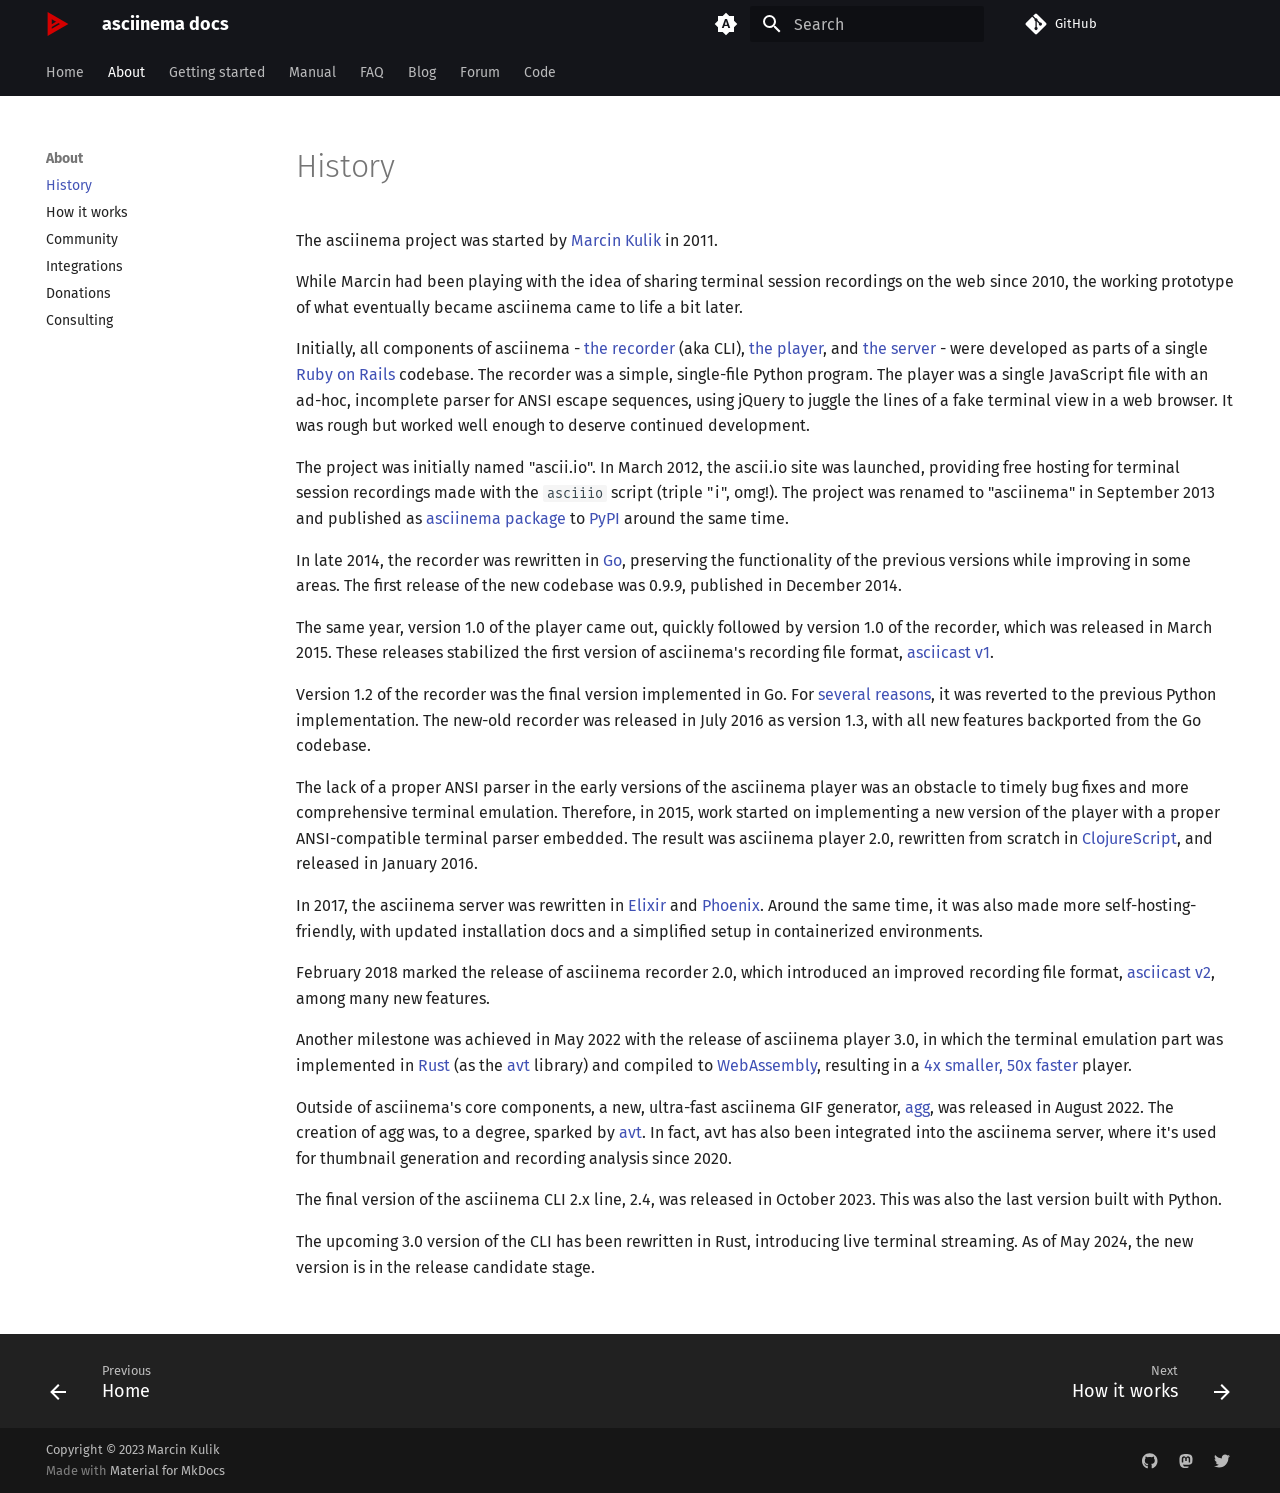
<file: history/index.html>
<!doctype html>
<html lang="en" class="no-js">
  <head>
    
      <meta charset="utf-8">
      <meta name="viewport" content="width=device-width,initial-scale=1">
      
      
        <meta name="author" content="Marcin Kulik">
      
      
      
        <link rel="prev" href="..">
      
      
        <link rel="next" href="../how-it-works/">
      
      
      <link rel="icon" href="../assets/logo.svg">
      <meta name="generator" content="mkdocs-1.5.3, mkdocs-material-9.5.6">
    
    
      
        <title>History - asciinema docs</title>
      
    
    
      <link rel="stylesheet" href="../assets/stylesheets/main.50c56a3b.min.css">
      
        
        <link rel="stylesheet" href="../assets/stylesheets/palette.06af60db.min.css">
      
      


    
    
      
    
    
      
    
    
      <link rel="stylesheet" href="../stylesheets/player-3.6.4.css">
    
      <link rel="stylesheet" href="../stylesheets/extra.css">
    
      <link rel="stylesheet" href="../stylesheets/fira.css">
    
    <script>__md_scope=new URL("..",location),__md_hash=e=>[...e].reduce((e,_)=>(e<<5)-e+_.charCodeAt(0),0),__md_get=(e,_=localStorage,t=__md_scope)=>JSON.parse(_.getItem(t.pathname+"."+e)),__md_set=(e,_,t=localStorage,a=__md_scope)=>{try{t.setItem(a.pathname+"."+e,JSON.stringify(_))}catch(e){}}</script>
    
      

    
    
    
  </head>
  
  
    
    
      
    
    
    
    
    <body dir="ltr" data-md-color-scheme="default" data-md-color-primary="indigo" data-md-color-accent="indigo">
  
    
    <input class="md-toggle" data-md-toggle="drawer" type="checkbox" id="__drawer" autocomplete="off">
    <input class="md-toggle" data-md-toggle="search" type="checkbox" id="__search" autocomplete="off">
    <label class="md-overlay" for="__drawer"></label>
    <div data-md-component="skip">
      
        
        <a href="#history" class="md-skip">
          Skip to content
        </a>
      
    </div>
    <div data-md-component="announce">
      
    </div>
    
    
      

<header class="md-header" data-md-component="header">
  <nav class="md-header__inner md-grid" aria-label="Header">
    <a href=".." title="asciinema docs" class="md-header__button md-logo" aria-label="asciinema docs" data-md-component="logo">
      
  <img src="../assets/logo.svg" alt="logo">

    </a>
    <label class="md-header__button md-icon" for="__drawer">
      
      <svg xmlns="http://www.w3.org/2000/svg" viewBox="0 0 24 24"><path d="M3 6h18v2H3V6m0 5h18v2H3v-2m0 5h18v2H3v-2Z"/></svg>
    </label>
    <div class="md-header__title" data-md-component="header-title">
      <div class="md-header__ellipsis">
        <div class="md-header__topic">
          <span class="md-ellipsis">
            asciinema docs
          </span>
        </div>
        <div class="md-header__topic" data-md-component="header-topic">
          <span class="md-ellipsis">
            
              History
            
          </span>
        </div>
      </div>
    </div>
    
      
        <form class="md-header__option" data-md-component="palette">
  
    
    
    
    <input class="md-option" data-md-color-media="(prefers-color-scheme)" data-md-color-scheme="default" data-md-color-primary="indigo" data-md-color-accent="indigo"  aria-label="Switch to light mode"  type="radio" name="__palette" id="__palette_0">
    
      <label class="md-header__button md-icon" title="Switch to light mode" for="__palette_1" hidden>
        <svg xmlns="http://www.w3.org/2000/svg" viewBox="0 0 24 24"><path d="m14.3 16-.7-2h-3.2l-.7 2H7.8L11 7h2l3.2 9h-1.9M20 8.69V4h-4.69L12 .69 8.69 4H4v4.69L.69 12 4 15.31V20h4.69L12 23.31 15.31 20H20v-4.69L23.31 12 20 8.69m-9.15 3.96h2.3L12 9l-1.15 3.65Z"/></svg>
      </label>
    
  
    
    
    
    <input class="md-option" data-md-color-media="(prefers-color-scheme: light)" data-md-color-scheme="default" data-md-color-primary="black" data-md-color-accent="indigo"  aria-label="Switch to dark mode"  type="radio" name="__palette" id="__palette_1">
    
      <label class="md-header__button md-icon" title="Switch to dark mode" for="__palette_2" hidden>
        <svg xmlns="http://www.w3.org/2000/svg" viewBox="0 0 24 24"><path d="M12 8a4 4 0 0 0-4 4 4 4 0 0 0 4 4 4 4 0 0 0 4-4 4 4 0 0 0-4-4m0 10a6 6 0 0 1-6-6 6 6 0 0 1 6-6 6 6 0 0 1 6 6 6 6 0 0 1-6 6m8-9.31V4h-4.69L12 .69 8.69 4H4v4.69L.69 12 4 15.31V20h4.69L12 23.31 15.31 20H20v-4.69L23.31 12 20 8.69Z"/></svg>
      </label>
    
  
    
    
    
    <input class="md-option" data-md-color-media="(prefers-color-scheme: dark)" data-md-color-scheme="slate" data-md-color-primary="black" data-md-color-accent="indigo"  aria-label="Switch to system preference"  type="radio" name="__palette" id="__palette_2">
    
      <label class="md-header__button md-icon" title="Switch to system preference" for="__palette_0" hidden>
        <svg xmlns="http://www.w3.org/2000/svg" viewBox="0 0 24 24"><path d="M12 18c-.89 0-1.74-.2-2.5-.55C11.56 16.5 13 14.42 13 12c0-2.42-1.44-4.5-3.5-5.45C10.26 6.2 11.11 6 12 6a6 6 0 0 1 6 6 6 6 0 0 1-6 6m8-9.31V4h-4.69L12 .69 8.69 4H4v4.69L.69 12 4 15.31V20h4.69L12 23.31 15.31 20H20v-4.69L23.31 12 20 8.69Z"/></svg>
      </label>
    
  
</form>
      
    
    
      <script>var media,input,key,value,palette=__md_get("__palette");if(palette&&palette.color){"(prefers-color-scheme)"===palette.color.media&&(media=matchMedia("(prefers-color-scheme: light)"),input=document.querySelector(media.matches?"[data-md-color-media='(prefers-color-scheme: light)']":"[data-md-color-media='(prefers-color-scheme: dark)']"),palette.color.media=input.getAttribute("data-md-color-media"),palette.color.scheme=input.getAttribute("data-md-color-scheme"),palette.color.primary=input.getAttribute("data-md-color-primary"),palette.color.accent=input.getAttribute("data-md-color-accent"));for([key,value]of Object.entries(palette.color))document.body.setAttribute("data-md-color-"+key,value)}</script>
    
    
    
      <label class="md-header__button md-icon" for="__search">
        
        <svg xmlns="http://www.w3.org/2000/svg" viewBox="0 0 24 24"><path d="M9.5 3A6.5 6.5 0 0 1 16 9.5c0 1.61-.59 3.09-1.56 4.23l.27.27h.79l5 5-1.5 1.5-5-5v-.79l-.27-.27A6.516 6.516 0 0 1 9.5 16 6.5 6.5 0 0 1 3 9.5 6.5 6.5 0 0 1 9.5 3m0 2C7 5 5 7 5 9.5S7 14 9.5 14 14 12 14 9.5 12 5 9.5 5Z"/></svg>
      </label>
      <div class="md-search" data-md-component="search" role="dialog">
  <label class="md-search__overlay" for="__search"></label>
  <div class="md-search__inner" role="search">
    <form class="md-search__form" name="search">
      <input type="text" class="md-search__input" name="query" aria-label="Search" placeholder="Search" autocapitalize="off" autocorrect="off" autocomplete="off" spellcheck="false" data-md-component="search-query" required>
      <label class="md-search__icon md-icon" for="__search">
        
        <svg xmlns="http://www.w3.org/2000/svg" viewBox="0 0 24 24"><path d="M9.5 3A6.5 6.5 0 0 1 16 9.5c0 1.61-.59 3.09-1.56 4.23l.27.27h.79l5 5-1.5 1.5-5-5v-.79l-.27-.27A6.516 6.516 0 0 1 9.5 16 6.5 6.5 0 0 1 3 9.5 6.5 6.5 0 0 1 9.5 3m0 2C7 5 5 7 5 9.5S7 14 9.5 14 14 12 14 9.5 12 5 9.5 5Z"/></svg>
        
        <svg xmlns="http://www.w3.org/2000/svg" viewBox="0 0 24 24"><path d="M20 11v2H8l5.5 5.5-1.42 1.42L4.16 12l7.92-7.92L13.5 5.5 8 11h12Z"/></svg>
      </label>
      <nav class="md-search__options" aria-label="Search">
        
        <button type="reset" class="md-search__icon md-icon" title="Clear" aria-label="Clear" tabindex="-1">
          
          <svg xmlns="http://www.w3.org/2000/svg" viewBox="0 0 24 24"><path d="M19 6.41 17.59 5 12 10.59 6.41 5 5 6.41 10.59 12 5 17.59 6.41 19 12 13.41 17.59 19 19 17.59 13.41 12 19 6.41Z"/></svg>
        </button>
      </nav>
      
        <div class="md-search__suggest" data-md-component="search-suggest"></div>
      
    </form>
    <div class="md-search__output">
      <div class="md-search__scrollwrap" data-md-scrollfix>
        <div class="md-search-result" data-md-component="search-result">
          <div class="md-search-result__meta">
            Initializing search
          </div>
          <ol class="md-search-result__list" role="presentation"></ol>
        </div>
      </div>
    </div>
  </div>
</div>
    
    
      <div class="md-header__source">
        <a href="https://github.com/asciinema/asciinema" title="Go to repository" class="md-source" data-md-component="source">
  <div class="md-source__icon md-icon">
    
    <svg xmlns="http://www.w3.org/2000/svg" viewBox="0 0 448 512"><!--! Font Awesome Free 6.5.1 by @fontawesome - https://fontawesome.com License - https://fontawesome.com/license/free (Icons: CC BY 4.0, Fonts: SIL OFL 1.1, Code: MIT License) Copyright 2023 Fonticons, Inc.--><path d="M439.55 236.05 244 40.45a28.87 28.87 0 0 0-40.81 0l-40.66 40.63 51.52 51.52c27.06-9.14 52.68 16.77 43.39 43.68l49.66 49.66c34.23-11.8 61.18 31 35.47 56.69-26.49 26.49-70.21-2.87-56-37.34L240.22 199v121.85c25.3 12.54 22.26 41.85 9.08 55a34.34 34.34 0 0 1-48.55 0c-17.57-17.6-11.07-46.91 11.25-56v-123c-20.8-8.51-24.6-30.74-18.64-45L142.57 101 8.45 235.14a28.86 28.86 0 0 0 0 40.81l195.61 195.6a28.86 28.86 0 0 0 40.8 0l194.69-194.69a28.86 28.86 0 0 0 0-40.81z"/></svg>
  </div>
  <div class="md-source__repository">
    GitHub
  </div>
</a>
      </div>
    
  </nav>
  
</header>
    
    <div class="md-container" data-md-component="container">
      
      
        
          
            
<nav class="md-tabs" aria-label="Tabs" data-md-component="tabs">
  <div class="md-grid">
    <ul class="md-tabs__list">
      
        
  
  
  
    <li class="md-tabs__item">
      <a href=".." class="md-tabs__link">
        
  
    
  
  Home

      </a>
    </li>
  

      
        
  
  
    
  
  
    
    
      <li class="md-tabs__item md-tabs__item--active">
        <a href="./" class="md-tabs__link">
          
  
    
  
  About

        </a>
      </li>
    
  

      
        
  
  
  
    <li class="md-tabs__item">
      <a href="../getting-started/" class="md-tabs__link">
        
  
    
  
  Getting started

      </a>
    </li>
  

      
        
  
  
  
    
    
      <li class="md-tabs__item">
        <a href="../manual/" class="md-tabs__link">
          
  
    
  
  Manual

        </a>
      </li>
    
  

      
        
  
  
  
    <li class="md-tabs__item">
      <a href="../faq/" class="md-tabs__link">
        
  
    
  
  FAQ

      </a>
    </li>
  

      
        
  
  
  
    <li class="md-tabs__item">
      <a href="https://blog.asciinema.org" class="md-tabs__link">
        
  
    
  
  Blog

      </a>
    </li>
  

      
        
  
  
  
    <li class="md-tabs__item">
      <a href="https://discourse.asciinema.org" class="md-tabs__link">
        
  
    
  
  Forum

      </a>
    </li>
  

      
        
  
  
  
    <li class="md-tabs__item">
      <a href="https://github.com/asciinema" class="md-tabs__link">
        
  
    
  
  Code

      </a>
    </li>
  

      
    </ul>
  </div>
</nav>
          
        
      
      <main class="md-main" data-md-component="main">
        <div class="md-main__inner md-grid">
          
            
              
                
              
              <div class="md-sidebar md-sidebar--primary" data-md-component="sidebar" data-md-type="navigation" >
                <div class="md-sidebar__scrollwrap">
                  <div class="md-sidebar__inner">
                    


  


<nav class="md-nav md-nav--primary md-nav--lifted" aria-label="Navigation" data-md-level="0">
  <label class="md-nav__title" for="__drawer">
    <a href=".." title="asciinema docs" class="md-nav__button md-logo" aria-label="asciinema docs" data-md-component="logo">
      
  <img src="../assets/logo.svg" alt="logo">

    </a>
    asciinema docs
  </label>
  
    <div class="md-nav__source">
      <a href="https://github.com/asciinema/asciinema" title="Go to repository" class="md-source" data-md-component="source">
  <div class="md-source__icon md-icon">
    
    <svg xmlns="http://www.w3.org/2000/svg" viewBox="0 0 448 512"><!--! Font Awesome Free 6.5.1 by @fontawesome - https://fontawesome.com License - https://fontawesome.com/license/free (Icons: CC BY 4.0, Fonts: SIL OFL 1.1, Code: MIT License) Copyright 2023 Fonticons, Inc.--><path d="M439.55 236.05 244 40.45a28.87 28.87 0 0 0-40.81 0l-40.66 40.63 51.52 51.52c27.06-9.14 52.68 16.77 43.39 43.68l49.66 49.66c34.23-11.8 61.18 31 35.47 56.69-26.49 26.49-70.21-2.87-56-37.34L240.22 199v121.85c25.3 12.54 22.26 41.85 9.08 55a34.34 34.34 0 0 1-48.55 0c-17.57-17.6-11.07-46.91 11.25-56v-123c-20.8-8.51-24.6-30.74-18.64-45L142.57 101 8.45 235.14a28.86 28.86 0 0 0 0 40.81l195.61 195.6a28.86 28.86 0 0 0 40.8 0l194.69-194.69a28.86 28.86 0 0 0 0-40.81z"/></svg>
  </div>
  <div class="md-source__repository">
    GitHub
  </div>
</a>
    </div>
  
  <ul class="md-nav__list" data-md-scrollfix>
    
      
      
  
  
  
  
    <li class="md-nav__item">
      <a href=".." class="md-nav__link">
        
  
  <span class="md-ellipsis">
    Home
  </span>
  

      </a>
    </li>
  

    
      
      
  
  
    
  
  
  
    
    
      
        
      
        
      
        
      
        
      
        
      
        
      
    
    
    
    
      
      
    
    <li class="md-nav__item md-nav__item--active md-nav__item--section md-nav__item--nested">
      
        
        
        
        <input class="md-nav__toggle md-toggle " type="checkbox" id="__nav_2" checked>
        
          
          <label class="md-nav__link" for="__nav_2" id="__nav_2_label" tabindex="">
            
  
  <span class="md-ellipsis">
    About
  </span>
  

            <span class="md-nav__icon md-icon"></span>
          </label>
        
        <nav class="md-nav" data-md-level="1" aria-labelledby="__nav_2_label" aria-expanded="true">
          <label class="md-nav__title" for="__nav_2">
            <span class="md-nav__icon md-icon"></span>
            About
          </label>
          <ul class="md-nav__list" data-md-scrollfix>
            
              
                
  
  
    
  
  
  
    <li class="md-nav__item md-nav__item--active">
      
      <input class="md-nav__toggle md-toggle" type="checkbox" id="__toc">
      
      
        
      
      
      <a href="./" class="md-nav__link md-nav__link--active">
        
  
  <span class="md-ellipsis">
    History
  </span>
  

      </a>
      
    </li>
  

              
            
              
                
  
  
  
  
    <li class="md-nav__item">
      <a href="../how-it-works/" class="md-nav__link">
        
  
  <span class="md-ellipsis">
    How it works
  </span>
  

      </a>
    </li>
  

              
            
              
                
  
  
  
  
    <li class="md-nav__item">
      <a href="../community/" class="md-nav__link">
        
  
  <span class="md-ellipsis">
    Community
  </span>
  

      </a>
    </li>
  

              
            
              
                
  
  
  
  
    <li class="md-nav__item">
      <a href="../integrations/" class="md-nav__link">
        
  
  <span class="md-ellipsis">
    Integrations
  </span>
  

      </a>
    </li>
  

              
            
              
                
  
  
  
  
    <li class="md-nav__item">
      <a href="../donations/" class="md-nav__link">
        
  
  <span class="md-ellipsis">
    Donations
  </span>
  

      </a>
    </li>
  

              
            
              
                
  
  
  
  
    <li class="md-nav__item">
      <a href="../consulting/" class="md-nav__link">
        
  
  <span class="md-ellipsis">
    Consulting
  </span>
  

      </a>
    </li>
  

              
            
          </ul>
        </nav>
      
    </li>
  

    
      
      
  
  
  
  
    <li class="md-nav__item">
      <a href="../getting-started/" class="md-nav__link">
        
  
  <span class="md-ellipsis">
    Getting started
  </span>
  

      </a>
    </li>
  

    
      
      
  
  
  
  
    
    
      
        
          
        
      
        
      
        
      
        
      
        
      
        
      
    
    
    
    
      
      
    
    <li class="md-nav__item md-nav__item--section md-nav__item--nested">
      
        
        
        
        <input class="md-nav__toggle md-toggle " type="checkbox" id="__nav_4" >
        
          
          
          <div class="md-nav__link md-nav__container">
            <a href="../manual/" class="md-nav__link ">
              
  
  <span class="md-ellipsis">
    Manual
  </span>
  

            </a>
            
              
              <label class="md-nav__link " for="__nav_4" id="__nav_4_label" tabindex="">
                <span class="md-nav__icon md-icon"></span>
              </label>
            
          </div>
        
        <nav class="md-nav" data-md-level="1" aria-labelledby="__nav_4_label" aria-expanded="false">
          <label class="md-nav__title" for="__nav_4">
            <span class="md-nav__icon md-icon"></span>
            Manual
          </label>
          <ul class="md-nav__list" data-md-scrollfix>
            
              
            
              
                
  
  
  
  
    
    
      
        
          
        
      
        
      
        
      
        
      
        
      
        
      
        
      
        
      
    
    
    
    
      
      
    
    <li class="md-nav__item md-nav__item--section md-nav__item--nested">
      
        
        
        
        <input class="md-nav__toggle md-toggle " type="checkbox" id="__nav_4_2" >
        
          
          
          <div class="md-nav__link md-nav__container">
            <a href="../manual/cli/" class="md-nav__link ">
              
  
  <span class="md-ellipsis">
    CLI
  </span>
  

            </a>
            
              
              <label class="md-nav__link " for="__nav_4_2" id="__nav_4_2_label" tabindex="">
                <span class="md-nav__icon md-icon"></span>
              </label>
            
          </div>
        
        <nav class="md-nav" data-md-level="2" aria-labelledby="__nav_4_2_label" aria-expanded="false">
          <label class="md-nav__title" for="__nav_4_2">
            <span class="md-nav__icon md-icon"></span>
            CLI
          </label>
          <ul class="md-nav__list" data-md-scrollfix>
            
              
            
              
                
  
  
  
  
    <li class="md-nav__item">
      <a href="../manual/cli/quick-start/" class="md-nav__link">
        
  
  <span class="md-ellipsis">
    Quick start
  </span>
  

      </a>
    </li>
  

              
            
              
                
  
  
  
  
    <li class="md-nav__item">
      <a href="../manual/cli/installation/" class="md-nav__link">
        
  
  <span class="md-ellipsis">
    Installation
  </span>
  

      </a>
    </li>
  

              
            
              
                
  
  
  
  
    <li class="md-nav__item">
      <a href="../manual/cli/usage/" class="md-nav__link">
        
  
  <span class="md-ellipsis">
    Usage
  </span>
  

      </a>
    </li>
  

              
            
              
                
  
  
  
  
    <li class="md-nav__item">
      <a href="../manual/cli/configuration/" class="md-nav__link">
        
  
  <span class="md-ellipsis">
    Configuration
  </span>
  

      </a>
    </li>
  

              
            
              
                
  
  
  
  
    <li class="md-nav__item">
      <a href="../manual/cli/markers/" class="md-nav__link">
        
  
  <span class="md-ellipsis">
    Markers
  </span>
  

      </a>
    </li>
  

              
            
              
                
  
  
  
  
    <li class="md-nav__item">
      <a href="../manual/cli/shortcuts/" class="md-nav__link">
        
  
  <span class="md-ellipsis">
    Keyboard shortcuts
  </span>
  

      </a>
    </li>
  

              
            
              
                
  
  
  
  
    <li class="md-nav__item">
      <a href="../manual/cli/desktop-notifications/" class="md-nav__link">
        
  
  <span class="md-ellipsis">
    Desktop notifications
  </span>
  

      </a>
    </li>
  

              
            
          </ul>
        </nav>
      
    </li>
  

              
            
              
                
  
  
  
  
    
    
      
        
          
        
      
        
      
        
      
        
      
        
      
        
      
        
      
        
      
        
      
        
      
        
      
    
    
    
    
      
      
    
    <li class="md-nav__item md-nav__item--section md-nav__item--nested">
      
        
        
        
        <input class="md-nav__toggle md-toggle " type="checkbox" id="__nav_4_3" >
        
          
          
          <div class="md-nav__link md-nav__container">
            <a href="../manual/player/" class="md-nav__link ">
              
  
  <span class="md-ellipsis">
    PLAYER
  </span>
  

            </a>
            
              
              <label class="md-nav__link " for="__nav_4_3" id="__nav_4_3_label" tabindex="">
                <span class="md-nav__icon md-icon"></span>
              </label>
            
          </div>
        
        <nav class="md-nav" data-md-level="2" aria-labelledby="__nav_4_3_label" aria-expanded="false">
          <label class="md-nav__title" for="__nav_4_3">
            <span class="md-nav__icon md-icon"></span>
            PLAYER
          </label>
          <ul class="md-nav__list" data-md-scrollfix>
            
              
            
              
                
  
  
  
  
    <li class="md-nav__item">
      <a href="../manual/player/quick-start/" class="md-nav__link">
        
  
  <span class="md-ellipsis">
    Quick start
  </span>
  

      </a>
    </li>
  

              
            
              
                
  
  
  
  
    <li class="md-nav__item">
      <a href="../manual/player/loading/" class="md-nav__link">
        
  
  <span class="md-ellipsis">
    Loading a recording
  </span>
  

      </a>
    </li>
  

              
            
              
                
  
  
  
  
    <li class="md-nav__item">
      <a href="../manual/player/options/" class="md-nav__link">
        
  
  <span class="md-ellipsis">
    Options
  </span>
  

      </a>
    </li>
  

              
            
              
                
  
  
  
  
    <li class="md-nav__item">
      <a href="../manual/player/api/" class="md-nav__link">
        
  
  <span class="md-ellipsis">
    API
  </span>
  

      </a>
    </li>
  

              
            
              
                
  
  
  
  
    <li class="md-nav__item">
      <a href="../manual/player/fonts/" class="md-nav__link">
        
  
  <span class="md-ellipsis">
    Fonts
  </span>
  

      </a>
    </li>
  

              
            
              
                
  
  
  
  
    <li class="md-nav__item">
      <a href="../manual/player/markers/" class="md-nav__link">
        
  
  <span class="md-ellipsis">
    Markers
  </span>
  

      </a>
    </li>
  

              
            
              
                
  
  
  
  
    <li class="md-nav__item">
      <a href="../manual/player/themes/" class="md-nav__link">
        
  
  <span class="md-ellipsis">
    Terminal themes
  </span>
  

      </a>
    </li>
  

              
            
              
                
  
  
  
  
    <li class="md-nav__item">
      <a href="../manual/player/shortcuts/" class="md-nav__link">
        
  
  <span class="md-ellipsis">
    Keyboard shortcuts
  </span>
  

      </a>
    </li>
  

              
            
              
                
  
  
  
  
    <li class="md-nav__item">
      <a href="../manual/player/parsers/" class="md-nav__link">
        
  
  <span class="md-ellipsis">
    Parsers
  </span>
  

      </a>
    </li>
  

              
            
              
                
  
  
  
  
    <li class="md-nav__item">
      <a href="../manual/player/upgrading/" class="md-nav__link">
        
  
  <span class="md-ellipsis">
    Upgrading
  </span>
  

      </a>
    </li>
  

              
            
          </ul>
        </nav>
      
    </li>
  

              
            
              
                
  
  
  
  
    
    
      
        
          
        
      
        
      
        
      
        
      
    
    
    
    
      
      
    
    <li class="md-nav__item md-nav__item--section md-nav__item--nested">
      
        
        
        
        <input class="md-nav__toggle md-toggle " type="checkbox" id="__nav_4_4" >
        
          
          
          <div class="md-nav__link md-nav__container">
            <a href="../manual/server/" class="md-nav__link ">
              
  
  <span class="md-ellipsis">
    SERVER
  </span>
  

            </a>
            
              
              <label class="md-nav__link " for="__nav_4_4" id="__nav_4_4_label" tabindex="">
                <span class="md-nav__icon md-icon"></span>
              </label>
            
          </div>
        
        <nav class="md-nav" data-md-level="2" aria-labelledby="__nav_4_4_label" aria-expanded="false">
          <label class="md-nav__title" for="__nav_4_4">
            <span class="md-nav__icon md-icon"></span>
            SERVER
          </label>
          <ul class="md-nav__list" data-md-scrollfix>
            
              
            
              
                
  
  
  
  
    <li class="md-nav__item">
      <a href="../manual/server/sharing/" class="md-nav__link">
        
  
  <span class="md-ellipsis">
    Sharing
  </span>
  

      </a>
    </li>
  

              
            
              
                
  
  
  
  
    <li class="md-nav__item">
      <a href="../manual/server/embedding/" class="md-nav__link">
        
  
  <span class="md-ellipsis">
    Embedding
  </span>
  

      </a>
    </li>
  

              
            
              
                
  
  
  
  
    
    
      
        
          
        
      
        
      
        
      
        
      
        
      
        
      
    
    
    
    
    <li class="md-nav__item md-nav__item--nested">
      
        
        
        
        <input class="md-nav__toggle md-toggle " type="checkbox" id="__nav_4_4_4" >
        
          
          
          <div class="md-nav__link md-nav__container">
            <a href="../manual/server/self-hosting/" class="md-nav__link ">
              
  
  <span class="md-ellipsis">
    Self-hosting
  </span>
  

            </a>
            
              
              <label class="md-nav__link " for="__nav_4_4_4" id="__nav_4_4_4_label" tabindex="0">
                <span class="md-nav__icon md-icon"></span>
              </label>
            
          </div>
        
        <nav class="md-nav" data-md-level="3" aria-labelledby="__nav_4_4_4_label" aria-expanded="false">
          <label class="md-nav__title" for="__nav_4_4_4">
            <span class="md-nav__icon md-icon"></span>
            Self-hosting
          </label>
          <ul class="md-nav__list" data-md-scrollfix>
            
              
            
              
                
  
  
  
  
    <li class="md-nav__item">
      <a href="../manual/server/self-hosting/quick-start/" class="md-nav__link">
        
  
  <span class="md-ellipsis">
    Quick start
  </span>
  

      </a>
    </li>
  

              
            
              
                
  
  
  
  
    <li class="md-nav__item">
      <a href="../manual/server/self-hosting/configuration/" class="md-nav__link">
        
  
  <span class="md-ellipsis">
    Configuration
  </span>
  

      </a>
    </li>
  

              
            
              
                
  
  
  
  
    <li class="md-nav__item">
      <a href="../manual/server/self-hosting/upgrading/" class="md-nav__link">
        
  
  <span class="md-ellipsis">
    Upgrading
  </span>
  

      </a>
    </li>
  

              
            
              
                
  
  
  
  
    <li class="md-nav__item">
      <a href="../manual/server/self-hosting/admin/" class="md-nav__link">
        
  
  <span class="md-ellipsis">
    Administration
  </span>
  

      </a>
    </li>
  

              
            
              
                
  
  
  
  
    <li class="md-nav__item">
      <a href="../manual/server/self-hosting/customization/" class="md-nav__link">
        
  
  <span class="md-ellipsis">
    Customization
  </span>
  

      </a>
    </li>
  

              
            
          </ul>
        </nav>
      
    </li>
  

              
            
          </ul>
        </nav>
      
    </li>
  

              
            
              
                
  
  
  
  
    
    
      
        
          
        
      
        
      
        
      
    
    
    
    
      
      
    
    <li class="md-nav__item md-nav__item--section md-nav__item--nested">
      
        
        
        
        <input class="md-nav__toggle md-toggle " type="checkbox" id="__nav_4_5" >
        
          
          
          <div class="md-nav__link md-nav__container">
            <a href="../manual/agg/" class="md-nav__link ">
              
  
  <span class="md-ellipsis">
    AGG
  </span>
  

            </a>
            
              
              <label class="md-nav__link " for="__nav_4_5" id="__nav_4_5_label" tabindex="">
                <span class="md-nav__icon md-icon"></span>
              </label>
            
          </div>
        
        <nav class="md-nav" data-md-level="2" aria-labelledby="__nav_4_5_label" aria-expanded="false">
          <label class="md-nav__title" for="__nav_4_5">
            <span class="md-nav__icon md-icon"></span>
            AGG
          </label>
          <ul class="md-nav__list" data-md-scrollfix>
            
              
            
              
                
  
  
  
  
    <li class="md-nav__item">
      <a href="../manual/agg/installation/" class="md-nav__link">
        
  
  <span class="md-ellipsis">
    Installation
  </span>
  

      </a>
    </li>
  

              
            
              
                
  
  
  
  
    <li class="md-nav__item">
      <a href="../manual/agg/usage/" class="md-nav__link">
        
  
  <span class="md-ellipsis">
    Usage
  </span>
  

      </a>
    </li>
  

              
            
          </ul>
        </nav>
      
    </li>
  

              
            
              
                
  
  
  
  
    
    
      
        
      
        
      
    
    
    
    
      
      
    
    <li class="md-nav__item md-nav__item--section md-nav__item--nested">
      
        
        
        
        <input class="md-nav__toggle md-toggle " type="checkbox" id="__nav_4_6" >
        
          
          <label class="md-nav__link" for="__nav_4_6" id="__nav_4_6_label" tabindex="">
            
  
  <span class="md-ellipsis">
    FILE FORMAT
  </span>
  

            <span class="md-nav__icon md-icon"></span>
          </label>
        
        <nav class="md-nav" data-md-level="2" aria-labelledby="__nav_4_6_label" aria-expanded="false">
          <label class="md-nav__title" for="__nav_4_6">
            <span class="md-nav__icon md-icon"></span>
            FILE FORMAT
          </label>
          <ul class="md-nav__list" data-md-scrollfix>
            
              
                
  
  
  
  
    <li class="md-nav__item">
      <a href="../manual/asciicast/v2/" class="md-nav__link">
        
  
  <span class="md-ellipsis">
    asciicast v2
  </span>
  

      </a>
    </li>
  

              
            
              
                
  
  
  
  
    <li class="md-nav__item">
      <a href="../manual/asciicast/v1/" class="md-nav__link">
        
  
  <span class="md-ellipsis">
    asciicast v1
  </span>
  

      </a>
    </li>
  

              
            
          </ul>
        </nav>
      
    </li>
  

              
            
          </ul>
        </nav>
      
    </li>
  

    
      
      
  
  
  
  
    <li class="md-nav__item">
      <a href="../faq/" class="md-nav__link">
        
  
  <span class="md-ellipsis">
    FAQ
  </span>
  

      </a>
    </li>
  

    
      
      
  
  
  
  
    <li class="md-nav__item">
      <a href="https://blog.asciinema.org" class="md-nav__link">
        
  
  <span class="md-ellipsis">
    Blog
  </span>
  

      </a>
    </li>
  

    
      
      
  
  
  
  
    <li class="md-nav__item">
      <a href="https://discourse.asciinema.org" class="md-nav__link">
        
  
  <span class="md-ellipsis">
    Forum
  </span>
  

      </a>
    </li>
  

    
      
      
  
  
  
  
    <li class="md-nav__item">
      <a href="https://github.com/asciinema" class="md-nav__link">
        
  
  <span class="md-ellipsis">
    Code
  </span>
  

      </a>
    </li>
  

    
  </ul>
</nav>
                  </div>
                </div>
              </div>
            
            
              
                
              
              <div class="md-sidebar md-sidebar--secondary" data-md-component="sidebar" data-md-type="toc" hidden>
                <div class="md-sidebar__scrollwrap">
                  <div class="md-sidebar__inner">
                    

<nav class="md-nav md-nav--secondary" aria-label="Table of contents">
  
  
  
    
  
  
</nav>
                  </div>
                </div>
              </div>
            
          
          
            <div class="md-content" data-md-component="content">
              <article class="md-content__inner md-typeset">
                
                  

  
  


<h1 id="history">History<a class="headerlink" href="#history" title="Permanent link">&para;</a></h1>
<p>The asciinema project was started by <a href="https://hachyderm.io/@ku1ik">Marcin Kulik</a>
in 2011.</p>
<p>While Marcin had been playing with the idea of sharing terminal session
recordings on the web since 2010, the working prototype of what eventually
became asciinema came to life a bit later.</p>
<p>Initially, all components of asciinema - <a href="../manual/cli/">the recorder</a>
(aka CLI), <a href="../manual/player/">the player</a>, and <a href="../manual/server/">the
server</a> - were developed as parts of a single <a href="https://rubyonrails.org/">Ruby on
Rails</a> codebase. The recorder was a simple,
single-file Python program. The player was a single JavaScript file with an
ad-hoc, incomplete parser for ANSI escape sequences, using jQuery to juggle the
lines of a fake terminal view in a web browser. It was rough but worked well
enough to deserve continued development.</p>
<p>The project was initially named "ascii.io". In March 2012, the ascii.io site was
launched, providing free hosting for terminal session recordings made with the
<code>asciiio</code> script (triple "i", omg!). The project was renamed to "asciinema" in
September 2013 and published as <a href="https://pypi.org/project/asciinema/">asciinema
package</a> to <a href="https://pypi.org">PyPI</a> around
the same time.</p>
<p>In late 2014, the recorder was rewritten in <a href="https://go.dev/">Go</a>, preserving
the functionality of the previous versions while improving in some areas. The
first release of the new codebase was 0.9.9, published in December 2014.</p>
<p>The same year, version 1.0 of the player came out, quickly followed by version
1.0 of the recorder, which was released in March 2015. These releases stabilized
the first version of asciinema's recording file format, <a href="../manual/asciicast/v1/">asciicast
v1</a>.</p>
<p>Version 1.2 of the recorder was the final version implemented in Go. For
<a href="https://blog.asciinema.org/post/and-now-for-something-completely-different/">several
reasons</a>,
it was reverted to the previous Python implementation. The new-old recorder was
released in July 2016 as version 1.3, with all new features backported from the
Go codebase.</p>
<p>The lack of a proper ANSI parser in the early versions of the asciinema player
was an obstacle to timely bug fixes and more comprehensive terminal emulation.
Therefore, in 2015, work started on implementing a new version of the player
with a proper ANSI-compatible terminal parser embedded. The result was asciinema
player 2.0, rewritten from scratch in
<a href="https://clojurescript.org/">ClojureScript</a>, and released in January 2016.</p>
<p>In 2017, the asciinema server was rewritten in
<a href="https://elixir-lang.org/">Elixir</a> and
<a href="https://www.phoenixframework.org/">Phoenix</a>. Around the same time, it was also
made more self-hosting-friendly, with updated installation docs and a simplified
setup in containerized environments.</p>
<p>February 2018 marked the release of asciinema recorder 2.0, which introduced an
improved recording file format, <a href="../manual/asciicast/v2/">asciicast v2</a>, among
many new features.</p>
<p>Another milestone was achieved in May 2022 with the release of asciinema player
3.0, in which the terminal emulation part was implemented in
<a href="https://www.rust-lang.org/">Rust</a> (as the
<a href="https://github.com/asciinema/avt">avt</a> library) and compiled to
<a href="https://webassembly.org/">WebAssembly</a>, resulting in a <a href="https://blog.asciinema.org/post/smaller-faster/">4x smaller, 50x
faster</a> player.</p>
<p>Outside of asciinema's core components, a new, ultra-fast asciinema GIF
generator, <a href="../manual/agg/">agg</a>, was released in August 2022. The creation
of agg was, to a degree, sparked by <a href="https://github.com/asciinema/avt">avt</a>. In
fact, avt has also been integrated into the asciinema server, where it's used
for thumbnail generation and recording analysis since 2020.</p>
<p>The final version of the asciinema CLI 2.x line, 2.4, was released in October
2023. This was also the last version built with Python.</p>
<p>The upcoming 3.0 version of the CLI has been rewritten in Rust, introducing live
terminal streaming. As of May 2024, the new version is in the release candidate
stage.</p>







  
  




  



                
              </article>
            </div>
          
          
  <script>var tabs=__md_get("__tabs");if(Array.isArray(tabs))e:for(var set of document.querySelectorAll(".tabbed-set")){var tab,labels=set.querySelector(".tabbed-labels");for(tab of tabs)for(var label of labels.getElementsByTagName("label"))if(label.innerText.trim()===tab){var input=document.getElementById(label.htmlFor);input.checked=!0;continue e}}</script>

<script>var target=document.getElementById(location.hash.slice(1));target&&target.name&&(target.checked=target.name.startsWith("__tabbed_"))</script>
        </div>
        
          <button type="button" class="md-top md-icon" data-md-component="top" hidden>
  
  <svg xmlns="http://www.w3.org/2000/svg" viewBox="0 0 24 24"><path d="M13 20h-2V8l-5.5 5.5-1.42-1.42L12 4.16l7.92 7.92-1.42 1.42L13 8v12Z"/></svg>
  Back to top
</button>
        
      </main>
      
        <footer class="md-footer">
  
    
      
        
      
      <nav class="md-footer__inner md-grid" aria-label="Footer" >
        
          
          <a href=".." class="md-footer__link md-footer__link--prev" aria-label="Previous: Home">
            <div class="md-footer__button md-icon">
              
              <svg xmlns="http://www.w3.org/2000/svg" viewBox="0 0 24 24"><path d="M20 11v2H8l5.5 5.5-1.42 1.42L4.16 12l7.92-7.92L13.5 5.5 8 11h12Z"/></svg>
            </div>
            <div class="md-footer__title">
              <span class="md-footer__direction">
                Previous
              </span>
              <div class="md-ellipsis">
                Home
              </div>
            </div>
          </a>
        
        
          
          <a href="../how-it-works/" class="md-footer__link md-footer__link--next" aria-label="Next: How it works">
            <div class="md-footer__title">
              <span class="md-footer__direction">
                Next
              </span>
              <div class="md-ellipsis">
                How it works
              </div>
            </div>
            <div class="md-footer__button md-icon">
              
              <svg xmlns="http://www.w3.org/2000/svg" viewBox="0 0 24 24"><path d="M4 11v2h12l-5.5 5.5 1.42 1.42L19.84 12l-7.92-7.92L10.5 5.5 16 11H4Z"/></svg>
            </div>
          </a>
        
      </nav>
    
  
  <div class="md-footer-meta md-typeset">
    <div class="md-footer-meta__inner md-grid">
      <div class="md-copyright">
  
    <div class="md-copyright__highlight">
      Copyright &copy; 2023 Marcin Kulik
    </div>
  
  
    Made with
    <a href="https://squidfunk.github.io/mkdocs-material/" target="_blank" rel="noopener">
      Material for MkDocs
    </a>
  
</div>
      
        <div class="md-social">
  
    
    
    
    
    <a href="https://github.com/asciinema" target="_blank" rel="noopener" title="asciinema on Github" class="md-social__link">
      <svg xmlns="http://www.w3.org/2000/svg" viewBox="0 0 496 512"><!--! Font Awesome Free 6.5.1 by @fontawesome - https://fontawesome.com License - https://fontawesome.com/license/free (Icons: CC BY 4.0, Fonts: SIL OFL 1.1, Code: MIT License) Copyright 2023 Fonticons, Inc.--><path d="M165.9 397.4c0 2-2.3 3.6-5.2 3.6-3.3.3-5.6-1.3-5.6-3.6 0-2 2.3-3.6 5.2-3.6 3-.3 5.6 1.3 5.6 3.6zm-31.1-4.5c-.7 2 1.3 4.3 4.3 4.9 2.6 1 5.6 0 6.2-2s-1.3-4.3-4.3-5.2c-2.6-.7-5.5.3-6.2 2.3zm44.2-1.7c-2.9.7-4.9 2.6-4.6 4.9.3 2 2.9 3.3 5.9 2.6 2.9-.7 4.9-2.6 4.6-4.6-.3-1.9-3-3.2-5.9-2.9zM244.8 8C106.1 8 0 113.3 0 252c0 110.9 69.8 205.8 169.5 239.2 12.8 2.3 17.3-5.6 17.3-12.1 0-6.2-.3-40.4-.3-61.4 0 0-70 15-84.7-29.8 0 0-11.4-29.1-27.8-36.6 0 0-22.9-15.7 1.6-15.4 0 0 24.9 2 38.6 25.8 21.9 38.6 58.6 27.5 72.9 20.9 2.3-16 8.8-27.1 16-33.7-55.9-6.2-112.3-14.3-112.3-110.5 0-27.5 7.6-41.3 23.6-58.9-2.6-6.5-11.1-33.3 2.6-67.9 20.9-6.5 69 27 69 27 20-5.6 41.5-8.5 62.8-8.5s42.8 2.9 62.8 8.5c0 0 48.1-33.6 69-27 13.7 34.7 5.2 61.4 2.6 67.9 16 17.7 25.8 31.5 25.8 58.9 0 96.5-58.9 104.2-114.8 110.5 9.2 7.9 17 22.9 17 46.4 0 33.7-.3 75.4-.3 83.6 0 6.5 4.6 14.4 17.3 12.1C428.2 457.8 496 362.9 496 252 496 113.3 383.5 8 244.8 8zM97.2 352.9c-1.3 1-1 3.3.7 5.2 1.6 1.6 3.9 2.3 5.2 1 1.3-1 1-3.3-.7-5.2-1.6-1.6-3.9-2.3-5.2-1zm-10.8-8.1c-.7 1.3.3 2.9 2.3 3.9 1.6 1 3.6.7 4.3-.7.7-1.3-.3-2.9-2.3-3.9-2-.6-3.6-.3-4.3.7zm32.4 35.6c-1.6 1.3-1 4.3 1.3 6.2 2.3 2.3 5.2 2.6 6.5 1 1.3-1.3.7-4.3-1.3-6.2-2.2-2.3-5.2-2.6-6.5-1zm-11.4-14.7c-1.6 1-1.6 3.6 0 5.9 1.6 2.3 4.3 3.3 5.6 2.3 1.6-1.3 1.6-3.9 0-6.2-1.4-2.3-4-3.3-5.6-2z"/></svg>
    </a>
  
    
    
      
    
    
    
    <a href="https://fosstodon.org/@asciinema" target="_blank" rel="noopener me" title="asciinema on Mastodon" class="md-social__link">
      <svg xmlns="http://www.w3.org/2000/svg" viewBox="0 0 448 512"><!--! Font Awesome Free 6.5.1 by @fontawesome - https://fontawesome.com License - https://fontawesome.com/license/free (Icons: CC BY 4.0, Fonts: SIL OFL 1.1, Code: MIT License) Copyright 2023 Fonticons, Inc.--><path d="M433 179.11c0-97.2-63.71-125.7-63.71-125.7-62.52-28.7-228.56-28.4-290.48 0 0 0-63.72 28.5-63.72 125.7 0 115.7-6.6 259.4 105.63 289.1 40.51 10.7 75.32 13 103.33 11.4 50.81-2.8 79.32-18.1 79.32-18.1l-1.7-36.9s-36.31 11.4-77.12 10.1c-40.41-1.4-83-4.4-89.63-54a102.54 102.54 0 0 1-.9-13.9c85.63 20.9 158.65 9.1 178.75 6.7 56.12-6.7 105-41.3 111.23-72.9 9.8-49.8 9-121.5 9-121.5zm-75.12 125.2h-46.63v-114.2c0-49.7-64-51.6-64 6.9v62.5h-46.33V197c0-58.5-64-56.6-64-6.9v114.2H90.19c0-122.1-5.2-147.9 18.41-175 25.9-28.9 79.82-30.8 103.83 6.1l11.6 19.5 11.6-19.5c24.11-37.1 78.12-34.8 103.83-6.1 23.71 27.3 18.4 53 18.4 175z"/></svg>
    </a>
  
    
    
    
    
    <a href="https://twitter.com/asciinema" target="_blank" rel="noopener" title="asciinema on X (Twitter)" class="md-social__link">
      <svg xmlns="http://www.w3.org/2000/svg" viewBox="0 0 512 512"><!--! Font Awesome Free 6.5.1 by @fontawesome - https://fontawesome.com License - https://fontawesome.com/license/free (Icons: CC BY 4.0, Fonts: SIL OFL 1.1, Code: MIT License) Copyright 2023 Fonticons, Inc.--><path d="M459.37 151.716c.325 4.548.325 9.097.325 13.645 0 138.72-105.583 298.558-298.558 298.558-59.452 0-114.68-17.219-161.137-47.106 8.447.974 16.568 1.299 25.34 1.299 49.055 0 94.213-16.568 130.274-44.832-46.132-.975-84.792-31.188-98.112-72.772 6.498.974 12.995 1.624 19.818 1.624 9.421 0 18.843-1.3 27.614-3.573-48.081-9.747-84.143-51.98-84.143-102.985v-1.299c13.969 7.797 30.214 12.67 47.431 13.319-28.264-18.843-46.781-51.005-46.781-87.391 0-19.492 5.197-37.36 14.294-52.954 51.655 63.675 129.3 105.258 216.365 109.807-1.624-7.797-2.599-15.918-2.599-24.04 0-57.828 46.782-104.934 104.934-104.934 30.213 0 57.502 12.67 76.67 33.137 23.715-4.548 46.456-13.32 66.599-25.34-7.798 24.366-24.366 44.833-46.132 57.827 21.117-2.273 41.584-8.122 60.426-16.243-14.292 20.791-32.161 39.308-52.628 54.253z"/></svg>
    </a>
  
</div>
      
    </div>
  </div>
</footer>
      
    </div>
    <div class="md-dialog" data-md-component="dialog">
      <div class="md-dialog__inner md-typeset"></div>
    </div>
    
      <div class="md-progress" data-md-component="progress" role="progressbar"></div>
    
    
    <script id="__config" type="application/json">{"base": "..", "features": ["navigation.tabs", "navigation.instant", "navigation.instant.progress", "navigation.sections", "navigation.indexes", "navigation.top", "navigation.footer", "search.suggest", "search.highlight", "content.tabs.link", "content.code.annotation", "content.code.copy"], "search": "../assets/javascripts/workers/search.b8dbb3d2.min.js", "translations": {"clipboard.copied": "Copied to clipboard", "clipboard.copy": "Copy to clipboard", "search.result.more.one": "1 more on this page", "search.result.more.other": "# more on this page", "search.result.none": "No matching documents", "search.result.one": "1 matching document", "search.result.other": "# matching documents", "search.result.placeholder": "Type to start searching", "search.result.term.missing": "Missing", "select.version": "Select version"}}</script>
    
    
      <script src="../assets/javascripts/bundle.e1c3ead8.min.js"></script>
      
        <script src="../javascripts/player-3.6.4.min.js"></script>
      
        <script src="../javascripts/extra.js"></script>
      
    
  </body>
</html>
</file>
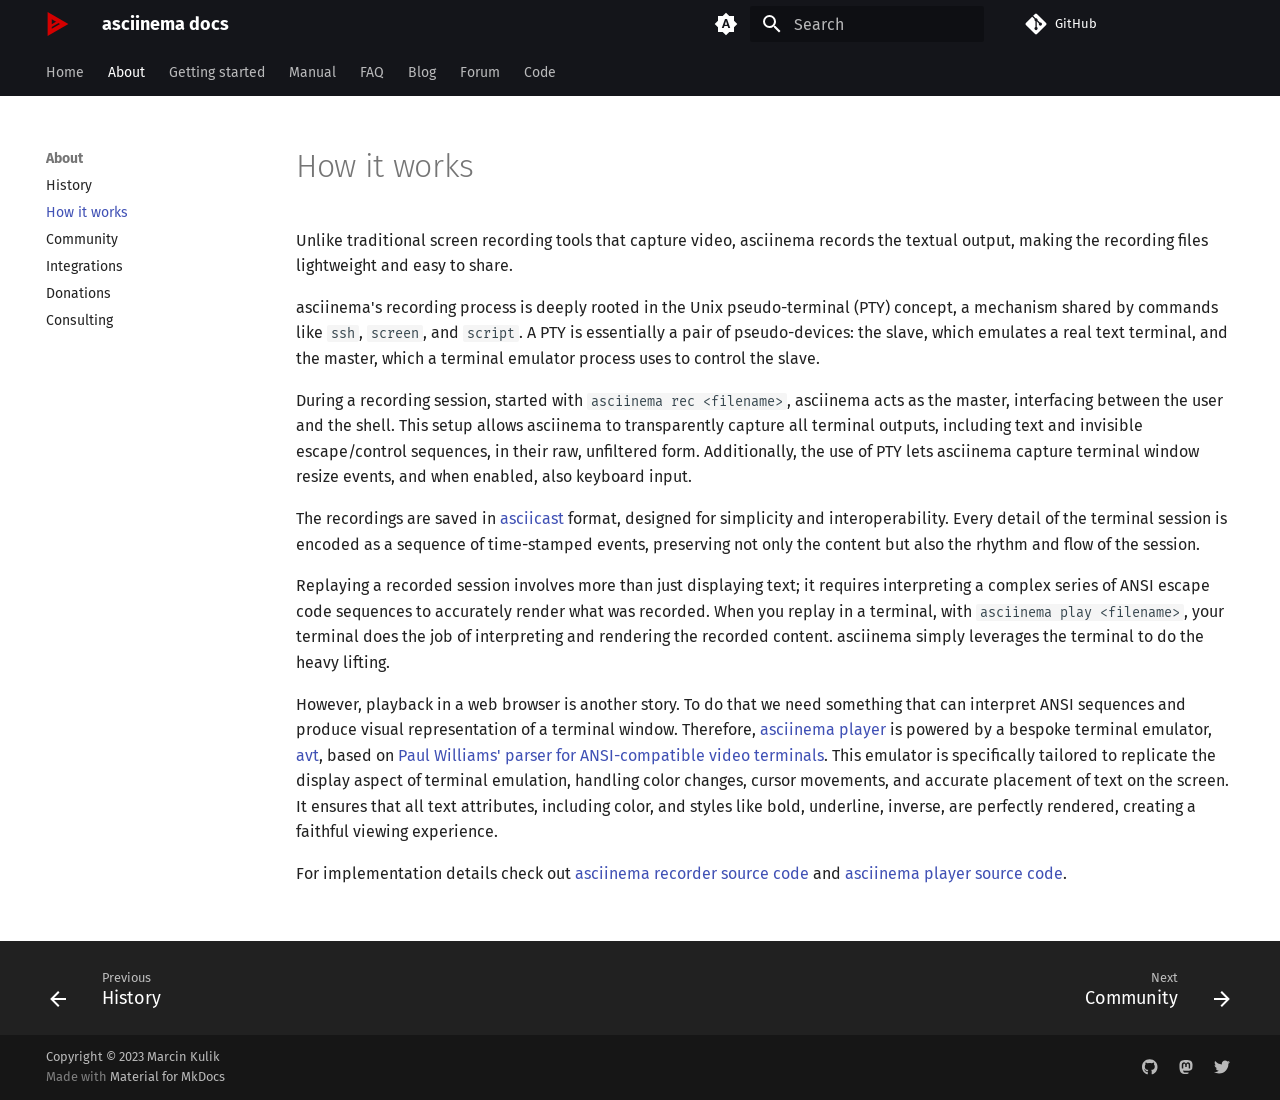
<file: how-it-works/index.html>
<!doctype html>
<html lang="en" class="no-js">
  <head>
    
      <meta charset="utf-8">
      <meta name="viewport" content="width=device-width,initial-scale=1">
      
      
        <meta name="author" content="Marcin Kulik">
      
      
      
        <link rel="prev" href="../history/">
      
      
        <link rel="next" href="../community/">
      
      
      <link rel="icon" href="../assets/logo.svg">
      <meta name="generator" content="mkdocs-1.5.3, mkdocs-material-9.5.6">
    
    
      
        <title>How it works - asciinema docs</title>
      
    
    
      <link rel="stylesheet" href="../assets/stylesheets/main.50c56a3b.min.css">
      
        
        <link rel="stylesheet" href="../assets/stylesheets/palette.06af60db.min.css">
      
      


    
    
      
    
    
      
    
    
      <link rel="stylesheet" href="../stylesheets/player-3.6.4.css">
    
      <link rel="stylesheet" href="../stylesheets/extra.css">
    
      <link rel="stylesheet" href="../stylesheets/fira.css">
    
    <script>__md_scope=new URL("..",location),__md_hash=e=>[...e].reduce((e,_)=>(e<<5)-e+_.charCodeAt(0),0),__md_get=(e,_=localStorage,t=__md_scope)=>JSON.parse(_.getItem(t.pathname+"."+e)),__md_set=(e,_,t=localStorage,a=__md_scope)=>{try{t.setItem(a.pathname+"."+e,JSON.stringify(_))}catch(e){}}</script>
    
      

    
    
    
  </head>
  
  
    
    
      
    
    
    
    
    <body dir="ltr" data-md-color-scheme="default" data-md-color-primary="indigo" data-md-color-accent="indigo">
  
    
    <input class="md-toggle" data-md-toggle="drawer" type="checkbox" id="__drawer" autocomplete="off">
    <input class="md-toggle" data-md-toggle="search" type="checkbox" id="__search" autocomplete="off">
    <label class="md-overlay" for="__drawer"></label>
    <div data-md-component="skip">
      
        
        <a href="#how-it-works" class="md-skip">
          Skip to content
        </a>
      
    </div>
    <div data-md-component="announce">
      
    </div>
    
    
      

<header class="md-header" data-md-component="header">
  <nav class="md-header__inner md-grid" aria-label="Header">
    <a href=".." title="asciinema docs" class="md-header__button md-logo" aria-label="asciinema docs" data-md-component="logo">
      
  <img src="../assets/logo.svg" alt="logo">

    </a>
    <label class="md-header__button md-icon" for="__drawer">
      
      <svg xmlns="http://www.w3.org/2000/svg" viewBox="0 0 24 24"><path d="M3 6h18v2H3V6m0 5h18v2H3v-2m0 5h18v2H3v-2Z"/></svg>
    </label>
    <div class="md-header__title" data-md-component="header-title">
      <div class="md-header__ellipsis">
        <div class="md-header__topic">
          <span class="md-ellipsis">
            asciinema docs
          </span>
        </div>
        <div class="md-header__topic" data-md-component="header-topic">
          <span class="md-ellipsis">
            
              How it works
            
          </span>
        </div>
      </div>
    </div>
    
      
        <form class="md-header__option" data-md-component="palette">
  
    
    
    
    <input class="md-option" data-md-color-media="(prefers-color-scheme)" data-md-color-scheme="default" data-md-color-primary="indigo" data-md-color-accent="indigo"  aria-label="Switch to light mode"  type="radio" name="__palette" id="__palette_0">
    
      <label class="md-header__button md-icon" title="Switch to light mode" for="__palette_1" hidden>
        <svg xmlns="http://www.w3.org/2000/svg" viewBox="0 0 24 24"><path d="m14.3 16-.7-2h-3.2l-.7 2H7.8L11 7h2l3.2 9h-1.9M20 8.69V4h-4.69L12 .69 8.69 4H4v4.69L.69 12 4 15.31V20h4.69L12 23.31 15.31 20H20v-4.69L23.31 12 20 8.69m-9.15 3.96h2.3L12 9l-1.15 3.65Z"/></svg>
      </label>
    
  
    
    
    
    <input class="md-option" data-md-color-media="(prefers-color-scheme: light)" data-md-color-scheme="default" data-md-color-primary="black" data-md-color-accent="indigo"  aria-label="Switch to dark mode"  type="radio" name="__palette" id="__palette_1">
    
      <label class="md-header__button md-icon" title="Switch to dark mode" for="__palette_2" hidden>
        <svg xmlns="http://www.w3.org/2000/svg" viewBox="0 0 24 24"><path d="M12 8a4 4 0 0 0-4 4 4 4 0 0 0 4 4 4 4 0 0 0 4-4 4 4 0 0 0-4-4m0 10a6 6 0 0 1-6-6 6 6 0 0 1 6-6 6 6 0 0 1 6 6 6 6 0 0 1-6 6m8-9.31V4h-4.69L12 .69 8.69 4H4v4.69L.69 12 4 15.31V20h4.69L12 23.31 15.31 20H20v-4.69L23.31 12 20 8.69Z"/></svg>
      </label>
    
  
    
    
    
    <input class="md-option" data-md-color-media="(prefers-color-scheme: dark)" data-md-color-scheme="slate" data-md-color-primary="black" data-md-color-accent="indigo"  aria-label="Switch to system preference"  type="radio" name="__palette" id="__palette_2">
    
      <label class="md-header__button md-icon" title="Switch to system preference" for="__palette_0" hidden>
        <svg xmlns="http://www.w3.org/2000/svg" viewBox="0 0 24 24"><path d="M12 18c-.89 0-1.74-.2-2.5-.55C11.56 16.5 13 14.42 13 12c0-2.42-1.44-4.5-3.5-5.45C10.26 6.2 11.11 6 12 6a6 6 0 0 1 6 6 6 6 0 0 1-6 6m8-9.31V4h-4.69L12 .69 8.69 4H4v4.69L.69 12 4 15.31V20h4.69L12 23.31 15.31 20H20v-4.69L23.31 12 20 8.69Z"/></svg>
      </label>
    
  
</form>
      
    
    
      <script>var media,input,key,value,palette=__md_get("__palette");if(palette&&palette.color){"(prefers-color-scheme)"===palette.color.media&&(media=matchMedia("(prefers-color-scheme: light)"),input=document.querySelector(media.matches?"[data-md-color-media='(prefers-color-scheme: light)']":"[data-md-color-media='(prefers-color-scheme: dark)']"),palette.color.media=input.getAttribute("data-md-color-media"),palette.color.scheme=input.getAttribute("data-md-color-scheme"),palette.color.primary=input.getAttribute("data-md-color-primary"),palette.color.accent=input.getAttribute("data-md-color-accent"));for([key,value]of Object.entries(palette.color))document.body.setAttribute("data-md-color-"+key,value)}</script>
    
    
    
      <label class="md-header__button md-icon" for="__search">
        
        <svg xmlns="http://www.w3.org/2000/svg" viewBox="0 0 24 24"><path d="M9.5 3A6.5 6.5 0 0 1 16 9.5c0 1.61-.59 3.09-1.56 4.23l.27.27h.79l5 5-1.5 1.5-5-5v-.79l-.27-.27A6.516 6.516 0 0 1 9.5 16 6.5 6.5 0 0 1 3 9.5 6.5 6.5 0 0 1 9.5 3m0 2C7 5 5 7 5 9.5S7 14 9.5 14 14 12 14 9.5 12 5 9.5 5Z"/></svg>
      </label>
      <div class="md-search" data-md-component="search" role="dialog">
  <label class="md-search__overlay" for="__search"></label>
  <div class="md-search__inner" role="search">
    <form class="md-search__form" name="search">
      <input type="text" class="md-search__input" name="query" aria-label="Search" placeholder="Search" autocapitalize="off" autocorrect="off" autocomplete="off" spellcheck="false" data-md-component="search-query" required>
      <label class="md-search__icon md-icon" for="__search">
        
        <svg xmlns="http://www.w3.org/2000/svg" viewBox="0 0 24 24"><path d="M9.5 3A6.5 6.5 0 0 1 16 9.5c0 1.61-.59 3.09-1.56 4.23l.27.27h.79l5 5-1.5 1.5-5-5v-.79l-.27-.27A6.516 6.516 0 0 1 9.5 16 6.5 6.5 0 0 1 3 9.5 6.5 6.5 0 0 1 9.5 3m0 2C7 5 5 7 5 9.5S7 14 9.5 14 14 12 14 9.5 12 5 9.5 5Z"/></svg>
        
        <svg xmlns="http://www.w3.org/2000/svg" viewBox="0 0 24 24"><path d="M20 11v2H8l5.5 5.5-1.42 1.42L4.16 12l7.92-7.92L13.5 5.5 8 11h12Z"/></svg>
      </label>
      <nav class="md-search__options" aria-label="Search">
        
        <button type="reset" class="md-search__icon md-icon" title="Clear" aria-label="Clear" tabindex="-1">
          
          <svg xmlns="http://www.w3.org/2000/svg" viewBox="0 0 24 24"><path d="M19 6.41 17.59 5 12 10.59 6.41 5 5 6.41 10.59 12 5 17.59 6.41 19 12 13.41 17.59 19 19 17.59 13.41 12 19 6.41Z"/></svg>
        </button>
      </nav>
      
        <div class="md-search__suggest" data-md-component="search-suggest"></div>
      
    </form>
    <div class="md-search__output">
      <div class="md-search__scrollwrap" data-md-scrollfix>
        <div class="md-search-result" data-md-component="search-result">
          <div class="md-search-result__meta">
            Initializing search
          </div>
          <ol class="md-search-result__list" role="presentation"></ol>
        </div>
      </div>
    </div>
  </div>
</div>
    
    
      <div class="md-header__source">
        <a href="https://github.com/asciinema/asciinema" title="Go to repository" class="md-source" data-md-component="source">
  <div class="md-source__icon md-icon">
    
    <svg xmlns="http://www.w3.org/2000/svg" viewBox="0 0 448 512"><!--! Font Awesome Free 6.5.1 by @fontawesome - https://fontawesome.com License - https://fontawesome.com/license/free (Icons: CC BY 4.0, Fonts: SIL OFL 1.1, Code: MIT License) Copyright 2023 Fonticons, Inc.--><path d="M439.55 236.05 244 40.45a28.87 28.87 0 0 0-40.81 0l-40.66 40.63 51.52 51.52c27.06-9.14 52.68 16.77 43.39 43.68l49.66 49.66c34.23-11.8 61.18 31 35.47 56.69-26.49 26.49-70.21-2.87-56-37.34L240.22 199v121.85c25.3 12.54 22.26 41.85 9.08 55a34.34 34.34 0 0 1-48.55 0c-17.57-17.6-11.07-46.91 11.25-56v-123c-20.8-8.51-24.6-30.74-18.64-45L142.57 101 8.45 235.14a28.86 28.86 0 0 0 0 40.81l195.61 195.6a28.86 28.86 0 0 0 40.8 0l194.69-194.69a28.86 28.86 0 0 0 0-40.81z"/></svg>
  </div>
  <div class="md-source__repository">
    GitHub
  </div>
</a>
      </div>
    
  </nav>
  
</header>
    
    <div class="md-container" data-md-component="container">
      
      
        
          
            
<nav class="md-tabs" aria-label="Tabs" data-md-component="tabs">
  <div class="md-grid">
    <ul class="md-tabs__list">
      
        
  
  
  
    <li class="md-tabs__item">
      <a href=".." class="md-tabs__link">
        
  
    
  
  Home

      </a>
    </li>
  

      
        
  
  
    
  
  
    
    
      <li class="md-tabs__item md-tabs__item--active">
        <a href="../history/" class="md-tabs__link">
          
  
    
  
  About

        </a>
      </li>
    
  

      
        
  
  
  
    <li class="md-tabs__item">
      <a href="../getting-started/" class="md-tabs__link">
        
  
    
  
  Getting started

      </a>
    </li>
  

      
        
  
  
  
    
    
      <li class="md-tabs__item">
        <a href="../manual/" class="md-tabs__link">
          
  
    
  
  Manual

        </a>
      </li>
    
  

      
        
  
  
  
    <li class="md-tabs__item">
      <a href="../faq/" class="md-tabs__link">
        
  
    
  
  FAQ

      </a>
    </li>
  

      
        
  
  
  
    <li class="md-tabs__item">
      <a href="https://blog.asciinema.org" class="md-tabs__link">
        
  
    
  
  Blog

      </a>
    </li>
  

      
        
  
  
  
    <li class="md-tabs__item">
      <a href="https://discourse.asciinema.org" class="md-tabs__link">
        
  
    
  
  Forum

      </a>
    </li>
  

      
        
  
  
  
    <li class="md-tabs__item">
      <a href="https://github.com/asciinema" class="md-tabs__link">
        
  
    
  
  Code

      </a>
    </li>
  

      
    </ul>
  </div>
</nav>
          
        
      
      <main class="md-main" data-md-component="main">
        <div class="md-main__inner md-grid">
          
            
              
                
              
              <div class="md-sidebar md-sidebar--primary" data-md-component="sidebar" data-md-type="navigation" >
                <div class="md-sidebar__scrollwrap">
                  <div class="md-sidebar__inner">
                    


  


<nav class="md-nav md-nav--primary md-nav--lifted" aria-label="Navigation" data-md-level="0">
  <label class="md-nav__title" for="__drawer">
    <a href=".." title="asciinema docs" class="md-nav__button md-logo" aria-label="asciinema docs" data-md-component="logo">
      
  <img src="../assets/logo.svg" alt="logo">

    </a>
    asciinema docs
  </label>
  
    <div class="md-nav__source">
      <a href="https://github.com/asciinema/asciinema" title="Go to repository" class="md-source" data-md-component="source">
  <div class="md-source__icon md-icon">
    
    <svg xmlns="http://www.w3.org/2000/svg" viewBox="0 0 448 512"><!--! Font Awesome Free 6.5.1 by @fontawesome - https://fontawesome.com License - https://fontawesome.com/license/free (Icons: CC BY 4.0, Fonts: SIL OFL 1.1, Code: MIT License) Copyright 2023 Fonticons, Inc.--><path d="M439.55 236.05 244 40.45a28.87 28.87 0 0 0-40.81 0l-40.66 40.63 51.52 51.52c27.06-9.14 52.68 16.77 43.39 43.68l49.66 49.66c34.23-11.8 61.18 31 35.47 56.69-26.49 26.49-70.21-2.87-56-37.34L240.22 199v121.85c25.3 12.54 22.26 41.85 9.08 55a34.34 34.34 0 0 1-48.55 0c-17.57-17.6-11.07-46.91 11.25-56v-123c-20.8-8.51-24.6-30.74-18.64-45L142.57 101 8.45 235.14a28.86 28.86 0 0 0 0 40.81l195.61 195.6a28.86 28.86 0 0 0 40.8 0l194.69-194.69a28.86 28.86 0 0 0 0-40.81z"/></svg>
  </div>
  <div class="md-source__repository">
    GitHub
  </div>
</a>
    </div>
  
  <ul class="md-nav__list" data-md-scrollfix>
    
      
      
  
  
  
  
    <li class="md-nav__item">
      <a href=".." class="md-nav__link">
        
  
  <span class="md-ellipsis">
    Home
  </span>
  

      </a>
    </li>
  

    
      
      
  
  
    
  
  
  
    
    
      
        
      
        
      
        
      
        
      
        
      
        
      
    
    
    
    
      
      
    
    <li class="md-nav__item md-nav__item--active md-nav__item--section md-nav__item--nested">
      
        
        
        
        <input class="md-nav__toggle md-toggle " type="checkbox" id="__nav_2" checked>
        
          
          <label class="md-nav__link" for="__nav_2" id="__nav_2_label" tabindex="">
            
  
  <span class="md-ellipsis">
    About
  </span>
  

            <span class="md-nav__icon md-icon"></span>
          </label>
        
        <nav class="md-nav" data-md-level="1" aria-labelledby="__nav_2_label" aria-expanded="true">
          <label class="md-nav__title" for="__nav_2">
            <span class="md-nav__icon md-icon"></span>
            About
          </label>
          <ul class="md-nav__list" data-md-scrollfix>
            
              
                
  
  
  
  
    <li class="md-nav__item">
      <a href="../history/" class="md-nav__link">
        
  
  <span class="md-ellipsis">
    History
  </span>
  

      </a>
    </li>
  

              
            
              
                
  
  
    
  
  
  
    <li class="md-nav__item md-nav__item--active">
      
      <input class="md-nav__toggle md-toggle" type="checkbox" id="__toc">
      
      
        
      
      
      <a href="./" class="md-nav__link md-nav__link--active">
        
  
  <span class="md-ellipsis">
    How it works
  </span>
  

      </a>
      
    </li>
  

              
            
              
                
  
  
  
  
    <li class="md-nav__item">
      <a href="../community/" class="md-nav__link">
        
  
  <span class="md-ellipsis">
    Community
  </span>
  

      </a>
    </li>
  

              
            
              
                
  
  
  
  
    <li class="md-nav__item">
      <a href="../integrations/" class="md-nav__link">
        
  
  <span class="md-ellipsis">
    Integrations
  </span>
  

      </a>
    </li>
  

              
            
              
                
  
  
  
  
    <li class="md-nav__item">
      <a href="../donations/" class="md-nav__link">
        
  
  <span class="md-ellipsis">
    Donations
  </span>
  

      </a>
    </li>
  

              
            
              
                
  
  
  
  
    <li class="md-nav__item">
      <a href="../consulting/" class="md-nav__link">
        
  
  <span class="md-ellipsis">
    Consulting
  </span>
  

      </a>
    </li>
  

              
            
          </ul>
        </nav>
      
    </li>
  

    
      
      
  
  
  
  
    <li class="md-nav__item">
      <a href="../getting-started/" class="md-nav__link">
        
  
  <span class="md-ellipsis">
    Getting started
  </span>
  

      </a>
    </li>
  

    
      
      
  
  
  
  
    
    
      
        
          
        
      
        
      
        
      
        
      
        
      
        
      
    
    
    
    
      
      
    
    <li class="md-nav__item md-nav__item--section md-nav__item--nested">
      
        
        
        
        <input class="md-nav__toggle md-toggle " type="checkbox" id="__nav_4" >
        
          
          
          <div class="md-nav__link md-nav__container">
            <a href="../manual/" class="md-nav__link ">
              
  
  <span class="md-ellipsis">
    Manual
  </span>
  

            </a>
            
              
              <label class="md-nav__link " for="__nav_4" id="__nav_4_label" tabindex="">
                <span class="md-nav__icon md-icon"></span>
              </label>
            
          </div>
        
        <nav class="md-nav" data-md-level="1" aria-labelledby="__nav_4_label" aria-expanded="false">
          <label class="md-nav__title" for="__nav_4">
            <span class="md-nav__icon md-icon"></span>
            Manual
          </label>
          <ul class="md-nav__list" data-md-scrollfix>
            
              
            
              
                
  
  
  
  
    
    
      
        
          
        
      
        
      
        
      
        
      
        
      
        
      
        
      
        
      
    
    
    
    
      
      
    
    <li class="md-nav__item md-nav__item--section md-nav__item--nested">
      
        
        
        
        <input class="md-nav__toggle md-toggle " type="checkbox" id="__nav_4_2" >
        
          
          
          <div class="md-nav__link md-nav__container">
            <a href="../manual/cli/" class="md-nav__link ">
              
  
  <span class="md-ellipsis">
    CLI
  </span>
  

            </a>
            
              
              <label class="md-nav__link " for="__nav_4_2" id="__nav_4_2_label" tabindex="">
                <span class="md-nav__icon md-icon"></span>
              </label>
            
          </div>
        
        <nav class="md-nav" data-md-level="2" aria-labelledby="__nav_4_2_label" aria-expanded="false">
          <label class="md-nav__title" for="__nav_4_2">
            <span class="md-nav__icon md-icon"></span>
            CLI
          </label>
          <ul class="md-nav__list" data-md-scrollfix>
            
              
            
              
                
  
  
  
  
    <li class="md-nav__item">
      <a href="../manual/cli/quick-start/" class="md-nav__link">
        
  
  <span class="md-ellipsis">
    Quick start
  </span>
  

      </a>
    </li>
  

              
            
              
                
  
  
  
  
    <li class="md-nav__item">
      <a href="../manual/cli/installation/" class="md-nav__link">
        
  
  <span class="md-ellipsis">
    Installation
  </span>
  

      </a>
    </li>
  

              
            
              
                
  
  
  
  
    <li class="md-nav__item">
      <a href="../manual/cli/usage/" class="md-nav__link">
        
  
  <span class="md-ellipsis">
    Usage
  </span>
  

      </a>
    </li>
  

              
            
              
                
  
  
  
  
    <li class="md-nav__item">
      <a href="../manual/cli/configuration/" class="md-nav__link">
        
  
  <span class="md-ellipsis">
    Configuration
  </span>
  

      </a>
    </li>
  

              
            
              
                
  
  
  
  
    <li class="md-nav__item">
      <a href="../manual/cli/markers/" class="md-nav__link">
        
  
  <span class="md-ellipsis">
    Markers
  </span>
  

      </a>
    </li>
  

              
            
              
                
  
  
  
  
    <li class="md-nav__item">
      <a href="../manual/cli/shortcuts/" class="md-nav__link">
        
  
  <span class="md-ellipsis">
    Keyboard shortcuts
  </span>
  

      </a>
    </li>
  

              
            
              
                
  
  
  
  
    <li class="md-nav__item">
      <a href="../manual/cli/desktop-notifications/" class="md-nav__link">
        
  
  <span class="md-ellipsis">
    Desktop notifications
  </span>
  

      </a>
    </li>
  

              
            
          </ul>
        </nav>
      
    </li>
  

              
            
              
                
  
  
  
  
    
    
      
        
          
        
      
        
      
        
      
        
      
        
      
        
      
        
      
        
      
        
      
        
      
        
      
    
    
    
    
      
      
    
    <li class="md-nav__item md-nav__item--section md-nav__item--nested">
      
        
        
        
        <input class="md-nav__toggle md-toggle " type="checkbox" id="__nav_4_3" >
        
          
          
          <div class="md-nav__link md-nav__container">
            <a href="../manual/player/" class="md-nav__link ">
              
  
  <span class="md-ellipsis">
    PLAYER
  </span>
  

            </a>
            
              
              <label class="md-nav__link " for="__nav_4_3" id="__nav_4_3_label" tabindex="">
                <span class="md-nav__icon md-icon"></span>
              </label>
            
          </div>
        
        <nav class="md-nav" data-md-level="2" aria-labelledby="__nav_4_3_label" aria-expanded="false">
          <label class="md-nav__title" for="__nav_4_3">
            <span class="md-nav__icon md-icon"></span>
            PLAYER
          </label>
          <ul class="md-nav__list" data-md-scrollfix>
            
              
            
              
                
  
  
  
  
    <li class="md-nav__item">
      <a href="../manual/player/quick-start/" class="md-nav__link">
        
  
  <span class="md-ellipsis">
    Quick start
  </span>
  

      </a>
    </li>
  

              
            
              
                
  
  
  
  
    <li class="md-nav__item">
      <a href="../manual/player/loading/" class="md-nav__link">
        
  
  <span class="md-ellipsis">
    Loading a recording
  </span>
  

      </a>
    </li>
  

              
            
              
                
  
  
  
  
    <li class="md-nav__item">
      <a href="../manual/player/options/" class="md-nav__link">
        
  
  <span class="md-ellipsis">
    Options
  </span>
  

      </a>
    </li>
  

              
            
              
                
  
  
  
  
    <li class="md-nav__item">
      <a href="../manual/player/api/" class="md-nav__link">
        
  
  <span class="md-ellipsis">
    API
  </span>
  

      </a>
    </li>
  

              
            
              
                
  
  
  
  
    <li class="md-nav__item">
      <a href="../manual/player/fonts/" class="md-nav__link">
        
  
  <span class="md-ellipsis">
    Fonts
  </span>
  

      </a>
    </li>
  

              
            
              
                
  
  
  
  
    <li class="md-nav__item">
      <a href="../manual/player/markers/" class="md-nav__link">
        
  
  <span class="md-ellipsis">
    Markers
  </span>
  

      </a>
    </li>
  

              
            
              
                
  
  
  
  
    <li class="md-nav__item">
      <a href="../manual/player/themes/" class="md-nav__link">
        
  
  <span class="md-ellipsis">
    Terminal themes
  </span>
  

      </a>
    </li>
  

              
            
              
                
  
  
  
  
    <li class="md-nav__item">
      <a href="../manual/player/shortcuts/" class="md-nav__link">
        
  
  <span class="md-ellipsis">
    Keyboard shortcuts
  </span>
  

      </a>
    </li>
  

              
            
              
                
  
  
  
  
    <li class="md-nav__item">
      <a href="../manual/player/parsers/" class="md-nav__link">
        
  
  <span class="md-ellipsis">
    Parsers
  </span>
  

      </a>
    </li>
  

              
            
              
                
  
  
  
  
    <li class="md-nav__item">
      <a href="../manual/player/upgrading/" class="md-nav__link">
        
  
  <span class="md-ellipsis">
    Upgrading
  </span>
  

      </a>
    </li>
  

              
            
          </ul>
        </nav>
      
    </li>
  

              
            
              
                
  
  
  
  
    
    
      
        
          
        
      
        
      
        
      
        
      
    
    
    
    
      
      
    
    <li class="md-nav__item md-nav__item--section md-nav__item--nested">
      
        
        
        
        <input class="md-nav__toggle md-toggle " type="checkbox" id="__nav_4_4" >
        
          
          
          <div class="md-nav__link md-nav__container">
            <a href="../manual/server/" class="md-nav__link ">
              
  
  <span class="md-ellipsis">
    SERVER
  </span>
  

            </a>
            
              
              <label class="md-nav__link " for="__nav_4_4" id="__nav_4_4_label" tabindex="">
                <span class="md-nav__icon md-icon"></span>
              </label>
            
          </div>
        
        <nav class="md-nav" data-md-level="2" aria-labelledby="__nav_4_4_label" aria-expanded="false">
          <label class="md-nav__title" for="__nav_4_4">
            <span class="md-nav__icon md-icon"></span>
            SERVER
          </label>
          <ul class="md-nav__list" data-md-scrollfix>
            
              
            
              
                
  
  
  
  
    <li class="md-nav__item">
      <a href="../manual/server/sharing/" class="md-nav__link">
        
  
  <span class="md-ellipsis">
    Sharing
  </span>
  

      </a>
    </li>
  

              
            
              
                
  
  
  
  
    <li class="md-nav__item">
      <a href="../manual/server/embedding/" class="md-nav__link">
        
  
  <span class="md-ellipsis">
    Embedding
  </span>
  

      </a>
    </li>
  

              
            
              
                
  
  
  
  
    
    
      
        
          
        
      
        
      
        
      
        
      
        
      
        
      
    
    
    
    
    <li class="md-nav__item md-nav__item--nested">
      
        
        
        
        <input class="md-nav__toggle md-toggle " type="checkbox" id="__nav_4_4_4" >
        
          
          
          <div class="md-nav__link md-nav__container">
            <a href="../manual/server/self-hosting/" class="md-nav__link ">
              
  
  <span class="md-ellipsis">
    Self-hosting
  </span>
  

            </a>
            
              
              <label class="md-nav__link " for="__nav_4_4_4" id="__nav_4_4_4_label" tabindex="0">
                <span class="md-nav__icon md-icon"></span>
              </label>
            
          </div>
        
        <nav class="md-nav" data-md-level="3" aria-labelledby="__nav_4_4_4_label" aria-expanded="false">
          <label class="md-nav__title" for="__nav_4_4_4">
            <span class="md-nav__icon md-icon"></span>
            Self-hosting
          </label>
          <ul class="md-nav__list" data-md-scrollfix>
            
              
            
              
                
  
  
  
  
    <li class="md-nav__item">
      <a href="../manual/server/self-hosting/quick-start/" class="md-nav__link">
        
  
  <span class="md-ellipsis">
    Quick start
  </span>
  

      </a>
    </li>
  

              
            
              
                
  
  
  
  
    <li class="md-nav__item">
      <a href="../manual/server/self-hosting/configuration/" class="md-nav__link">
        
  
  <span class="md-ellipsis">
    Configuration
  </span>
  

      </a>
    </li>
  

              
            
              
                
  
  
  
  
    <li class="md-nav__item">
      <a href="../manual/server/self-hosting/upgrading/" class="md-nav__link">
        
  
  <span class="md-ellipsis">
    Upgrading
  </span>
  

      </a>
    </li>
  

              
            
              
                
  
  
  
  
    <li class="md-nav__item">
      <a href="../manual/server/self-hosting/admin/" class="md-nav__link">
        
  
  <span class="md-ellipsis">
    Administration
  </span>
  

      </a>
    </li>
  

              
            
              
                
  
  
  
  
    <li class="md-nav__item">
      <a href="../manual/server/self-hosting/customization/" class="md-nav__link">
        
  
  <span class="md-ellipsis">
    Customization
  </span>
  

      </a>
    </li>
  

              
            
          </ul>
        </nav>
      
    </li>
  

              
            
          </ul>
        </nav>
      
    </li>
  

              
            
              
                
  
  
  
  
    
    
      
        
          
        
      
        
      
        
      
    
    
    
    
      
      
    
    <li class="md-nav__item md-nav__item--section md-nav__item--nested">
      
        
        
        
        <input class="md-nav__toggle md-toggle " type="checkbox" id="__nav_4_5" >
        
          
          
          <div class="md-nav__link md-nav__container">
            <a href="../manual/agg/" class="md-nav__link ">
              
  
  <span class="md-ellipsis">
    AGG
  </span>
  

            </a>
            
              
              <label class="md-nav__link " for="__nav_4_5" id="__nav_4_5_label" tabindex="">
                <span class="md-nav__icon md-icon"></span>
              </label>
            
          </div>
        
        <nav class="md-nav" data-md-level="2" aria-labelledby="__nav_4_5_label" aria-expanded="false">
          <label class="md-nav__title" for="__nav_4_5">
            <span class="md-nav__icon md-icon"></span>
            AGG
          </label>
          <ul class="md-nav__list" data-md-scrollfix>
            
              
            
              
                
  
  
  
  
    <li class="md-nav__item">
      <a href="../manual/agg/installation/" class="md-nav__link">
        
  
  <span class="md-ellipsis">
    Installation
  </span>
  

      </a>
    </li>
  

              
            
              
                
  
  
  
  
    <li class="md-nav__item">
      <a href="../manual/agg/usage/" class="md-nav__link">
        
  
  <span class="md-ellipsis">
    Usage
  </span>
  

      </a>
    </li>
  

              
            
          </ul>
        </nav>
      
    </li>
  

              
            
              
                
  
  
  
  
    
    
      
        
      
        
      
    
    
    
    
      
      
    
    <li class="md-nav__item md-nav__item--section md-nav__item--nested">
      
        
        
        
        <input class="md-nav__toggle md-toggle " type="checkbox" id="__nav_4_6" >
        
          
          <label class="md-nav__link" for="__nav_4_6" id="__nav_4_6_label" tabindex="">
            
  
  <span class="md-ellipsis">
    FILE FORMAT
  </span>
  

            <span class="md-nav__icon md-icon"></span>
          </label>
        
        <nav class="md-nav" data-md-level="2" aria-labelledby="__nav_4_6_label" aria-expanded="false">
          <label class="md-nav__title" for="__nav_4_6">
            <span class="md-nav__icon md-icon"></span>
            FILE FORMAT
          </label>
          <ul class="md-nav__list" data-md-scrollfix>
            
              
                
  
  
  
  
    <li class="md-nav__item">
      <a href="../manual/asciicast/v2/" class="md-nav__link">
        
  
  <span class="md-ellipsis">
    asciicast v2
  </span>
  

      </a>
    </li>
  

              
            
              
                
  
  
  
  
    <li class="md-nav__item">
      <a href="../manual/asciicast/v1/" class="md-nav__link">
        
  
  <span class="md-ellipsis">
    asciicast v1
  </span>
  

      </a>
    </li>
  

              
            
          </ul>
        </nav>
      
    </li>
  

              
            
          </ul>
        </nav>
      
    </li>
  

    
      
      
  
  
  
  
    <li class="md-nav__item">
      <a href="../faq/" class="md-nav__link">
        
  
  <span class="md-ellipsis">
    FAQ
  </span>
  

      </a>
    </li>
  

    
      
      
  
  
  
  
    <li class="md-nav__item">
      <a href="https://blog.asciinema.org" class="md-nav__link">
        
  
  <span class="md-ellipsis">
    Blog
  </span>
  

      </a>
    </li>
  

    
      
      
  
  
  
  
    <li class="md-nav__item">
      <a href="https://discourse.asciinema.org" class="md-nav__link">
        
  
  <span class="md-ellipsis">
    Forum
  </span>
  

      </a>
    </li>
  

    
      
      
  
  
  
  
    <li class="md-nav__item">
      <a href="https://github.com/asciinema" class="md-nav__link">
        
  
  <span class="md-ellipsis">
    Code
  </span>
  

      </a>
    </li>
  

    
  </ul>
</nav>
                  </div>
                </div>
              </div>
            
            
              
                
              
              <div class="md-sidebar md-sidebar--secondary" data-md-component="sidebar" data-md-type="toc" hidden>
                <div class="md-sidebar__scrollwrap">
                  <div class="md-sidebar__inner">
                    

<nav class="md-nav md-nav--secondary" aria-label="Table of contents">
  
  
  
    
  
  
</nav>
                  </div>
                </div>
              </div>
            
          
          
            <div class="md-content" data-md-component="content">
              <article class="md-content__inner md-typeset">
                
                  

  
  


<h1 id="how-it-works">How it works<a class="headerlink" href="#how-it-works" title="Permanent link">&para;</a></h1>
<p>Unlike traditional screen recording tools that capture video, asciinema records
the textual output, making the recording files lightweight and easy to share.</p>
<p>asciinema's recording process is deeply rooted in the Unix pseudo-terminal (PTY)
concept, a mechanism shared by commands like <code>ssh</code>, <code>screen</code>, and <code>script</code>. A
PTY is essentially a pair of pseudo-devices: the slave, which emulates a real
text terminal, and the master, which a terminal emulator process uses to control
the slave.</p>
<p>During a recording session, started with <code>asciinema rec &lt;filename&gt;</code>, asciinema
acts as the master, interfacing between the user and the shell. This setup
allows asciinema to transparently capture all terminal outputs, including text
and invisible escape/control sequences, in their raw, unfiltered form.
Additionally, the use of PTY lets asciinema capture terminal window resize
events, and when enabled, also keyboard input.</p>
<p>The recordings are saved in <a href="../manual/asciicast/v2/">asciicast</a> format, designed
for simplicity and interoperability. Every detail of the terminal session is
encoded as a sequence of time-stamped events, preserving not only the content
but also the rhythm and flow of the session.</p>
<p>Replaying a recorded session involves more than just displaying text; it
requires interpreting a complex series of ANSI escape code sequences to
accurately render what was recorded. When you replay in a terminal, with
<code>asciinema play &lt;filename&gt;</code>, your terminal does the job of interpreting and
rendering the recorded content. asciinema simply leverages the terminal to do
the heavy lifting.</p>
<p>However, playback in a web browser is another story. To do that we need
something that can interpret ANSI sequences and produce visual representation of
a terminal window. Therefore, <a href="../manual/player/">asciinema player</a> is
powered by a bespoke terminal emulator, <a href="https://github.com/asciinema/avt">avt</a>,
based on <a href="https://vt100.net/emu/dec_ansi_parser">Paul Williams' parser for ANSI-compatible video
terminals</a>. This emulator is specifically
tailored to replicate the display aspect of terminal emulation, handling color
changes, cursor movements, and accurate placement of text on the screen. It
ensures that all text attributes, including color, and styles like bold,
underline, inverse, are perfectly rendered, creating a faithful viewing
experience.</p>
<p>For implementation details check out <a href="https://github.com/asciinema/asciinema">asciinema recorder source
code</a> and <a href="https://github.com/asciinema/asciinema-player">asciinema player source
code</a>.</p>







  
  




  



                
              </article>
            </div>
          
          
  <script>var tabs=__md_get("__tabs");if(Array.isArray(tabs))e:for(var set of document.querySelectorAll(".tabbed-set")){var tab,labels=set.querySelector(".tabbed-labels");for(tab of tabs)for(var label of labels.getElementsByTagName("label"))if(label.innerText.trim()===tab){var input=document.getElementById(label.htmlFor);input.checked=!0;continue e}}</script>

<script>var target=document.getElementById(location.hash.slice(1));target&&target.name&&(target.checked=target.name.startsWith("__tabbed_"))</script>
        </div>
        
          <button type="button" class="md-top md-icon" data-md-component="top" hidden>
  
  <svg xmlns="http://www.w3.org/2000/svg" viewBox="0 0 24 24"><path d="M13 20h-2V8l-5.5 5.5-1.42-1.42L12 4.16l7.92 7.92-1.42 1.42L13 8v12Z"/></svg>
  Back to top
</button>
        
      </main>
      
        <footer class="md-footer">
  
    
      
        
      
      <nav class="md-footer__inner md-grid" aria-label="Footer" >
        
          
          <a href="../history/" class="md-footer__link md-footer__link--prev" aria-label="Previous: History">
            <div class="md-footer__button md-icon">
              
              <svg xmlns="http://www.w3.org/2000/svg" viewBox="0 0 24 24"><path d="M20 11v2H8l5.5 5.5-1.42 1.42L4.16 12l7.92-7.92L13.5 5.5 8 11h12Z"/></svg>
            </div>
            <div class="md-footer__title">
              <span class="md-footer__direction">
                Previous
              </span>
              <div class="md-ellipsis">
                History
              </div>
            </div>
          </a>
        
        
          
          <a href="../community/" class="md-footer__link md-footer__link--next" aria-label="Next: Community">
            <div class="md-footer__title">
              <span class="md-footer__direction">
                Next
              </span>
              <div class="md-ellipsis">
                Community
              </div>
            </div>
            <div class="md-footer__button md-icon">
              
              <svg xmlns="http://www.w3.org/2000/svg" viewBox="0 0 24 24"><path d="M4 11v2h12l-5.5 5.5 1.42 1.42L19.84 12l-7.92-7.92L10.5 5.5 16 11H4Z"/></svg>
            </div>
          </a>
        
      </nav>
    
  
  <div class="md-footer-meta md-typeset">
    <div class="md-footer-meta__inner md-grid">
      <div class="md-copyright">
  
    <div class="md-copyright__highlight">
      Copyright &copy; 2023 Marcin Kulik
    </div>
  
  
    Made with
    <a href="https://squidfunk.github.io/mkdocs-material/" target="_blank" rel="noopener">
      Material for MkDocs
    </a>
  
</div>
      
        <div class="md-social">
  
    
    
    
    
    <a href="https://github.com/asciinema" target="_blank" rel="noopener" title="asciinema on Github" class="md-social__link">
      <svg xmlns="http://www.w3.org/2000/svg" viewBox="0 0 496 512"><!--! Font Awesome Free 6.5.1 by @fontawesome - https://fontawesome.com License - https://fontawesome.com/license/free (Icons: CC BY 4.0, Fonts: SIL OFL 1.1, Code: MIT License) Copyright 2023 Fonticons, Inc.--><path d="M165.9 397.4c0 2-2.3 3.6-5.2 3.6-3.3.3-5.6-1.3-5.6-3.6 0-2 2.3-3.6 5.2-3.6 3-.3 5.6 1.3 5.6 3.6zm-31.1-4.5c-.7 2 1.3 4.3 4.3 4.9 2.6 1 5.6 0 6.2-2s-1.3-4.3-4.3-5.2c-2.6-.7-5.5.3-6.2 2.3zm44.2-1.7c-2.9.7-4.9 2.6-4.6 4.9.3 2 2.9 3.3 5.9 2.6 2.9-.7 4.9-2.6 4.6-4.6-.3-1.9-3-3.2-5.9-2.9zM244.8 8C106.1 8 0 113.3 0 252c0 110.9 69.8 205.8 169.5 239.2 12.8 2.3 17.3-5.6 17.3-12.1 0-6.2-.3-40.4-.3-61.4 0 0-70 15-84.7-29.8 0 0-11.4-29.1-27.8-36.6 0 0-22.9-15.7 1.6-15.4 0 0 24.9 2 38.6 25.8 21.9 38.6 58.6 27.5 72.9 20.9 2.3-16 8.8-27.1 16-33.7-55.9-6.2-112.3-14.3-112.3-110.5 0-27.5 7.6-41.3 23.6-58.9-2.6-6.5-11.1-33.3 2.6-67.9 20.9-6.5 69 27 69 27 20-5.6 41.5-8.5 62.8-8.5s42.8 2.9 62.8 8.5c0 0 48.1-33.6 69-27 13.7 34.7 5.2 61.4 2.6 67.9 16 17.7 25.8 31.5 25.8 58.9 0 96.5-58.9 104.2-114.8 110.5 9.2 7.9 17 22.9 17 46.4 0 33.7-.3 75.4-.3 83.6 0 6.5 4.6 14.4 17.3 12.1C428.2 457.8 496 362.9 496 252 496 113.3 383.5 8 244.8 8zM97.2 352.9c-1.3 1-1 3.3.7 5.2 1.6 1.6 3.9 2.3 5.2 1 1.3-1 1-3.3-.7-5.2-1.6-1.6-3.9-2.3-5.2-1zm-10.8-8.1c-.7 1.3.3 2.9 2.3 3.9 1.6 1 3.6.7 4.3-.7.7-1.3-.3-2.9-2.3-3.9-2-.6-3.6-.3-4.3.7zm32.4 35.6c-1.6 1.3-1 4.3 1.3 6.2 2.3 2.3 5.2 2.6 6.5 1 1.3-1.3.7-4.3-1.3-6.2-2.2-2.3-5.2-2.6-6.5-1zm-11.4-14.7c-1.6 1-1.6 3.6 0 5.9 1.6 2.3 4.3 3.3 5.6 2.3 1.6-1.3 1.6-3.9 0-6.2-1.4-2.3-4-3.3-5.6-2z"/></svg>
    </a>
  
    
    
      
    
    
    
    <a href="https://fosstodon.org/@asciinema" target="_blank" rel="noopener me" title="asciinema on Mastodon" class="md-social__link">
      <svg xmlns="http://www.w3.org/2000/svg" viewBox="0 0 448 512"><!--! Font Awesome Free 6.5.1 by @fontawesome - https://fontawesome.com License - https://fontawesome.com/license/free (Icons: CC BY 4.0, Fonts: SIL OFL 1.1, Code: MIT License) Copyright 2023 Fonticons, Inc.--><path d="M433 179.11c0-97.2-63.71-125.7-63.71-125.7-62.52-28.7-228.56-28.4-290.48 0 0 0-63.72 28.5-63.72 125.7 0 115.7-6.6 259.4 105.63 289.1 40.51 10.7 75.32 13 103.33 11.4 50.81-2.8 79.32-18.1 79.32-18.1l-1.7-36.9s-36.31 11.4-77.12 10.1c-40.41-1.4-83-4.4-89.63-54a102.54 102.54 0 0 1-.9-13.9c85.63 20.9 158.65 9.1 178.75 6.7 56.12-6.7 105-41.3 111.23-72.9 9.8-49.8 9-121.5 9-121.5zm-75.12 125.2h-46.63v-114.2c0-49.7-64-51.6-64 6.9v62.5h-46.33V197c0-58.5-64-56.6-64-6.9v114.2H90.19c0-122.1-5.2-147.9 18.41-175 25.9-28.9 79.82-30.8 103.83 6.1l11.6 19.5 11.6-19.5c24.11-37.1 78.12-34.8 103.83-6.1 23.71 27.3 18.4 53 18.4 175z"/></svg>
    </a>
  
    
    
    
    
    <a href="https://twitter.com/asciinema" target="_blank" rel="noopener" title="asciinema on X (Twitter)" class="md-social__link">
      <svg xmlns="http://www.w3.org/2000/svg" viewBox="0 0 512 512"><!--! Font Awesome Free 6.5.1 by @fontawesome - https://fontawesome.com License - https://fontawesome.com/license/free (Icons: CC BY 4.0, Fonts: SIL OFL 1.1, Code: MIT License) Copyright 2023 Fonticons, Inc.--><path d="M459.37 151.716c.325 4.548.325 9.097.325 13.645 0 138.72-105.583 298.558-298.558 298.558-59.452 0-114.68-17.219-161.137-47.106 8.447.974 16.568 1.299 25.34 1.299 49.055 0 94.213-16.568 130.274-44.832-46.132-.975-84.792-31.188-98.112-72.772 6.498.974 12.995 1.624 19.818 1.624 9.421 0 18.843-1.3 27.614-3.573-48.081-9.747-84.143-51.98-84.143-102.985v-1.299c13.969 7.797 30.214 12.67 47.431 13.319-28.264-18.843-46.781-51.005-46.781-87.391 0-19.492 5.197-37.36 14.294-52.954 51.655 63.675 129.3 105.258 216.365 109.807-1.624-7.797-2.599-15.918-2.599-24.04 0-57.828 46.782-104.934 104.934-104.934 30.213 0 57.502 12.67 76.67 33.137 23.715-4.548 46.456-13.32 66.599-25.34-7.798 24.366-24.366 44.833-46.132 57.827 21.117-2.273 41.584-8.122 60.426-16.243-14.292 20.791-32.161 39.308-52.628 54.253z"/></svg>
    </a>
  
</div>
      
    </div>
  </div>
</footer>
      
    </div>
    <div class="md-dialog" data-md-component="dialog">
      <div class="md-dialog__inner md-typeset"></div>
    </div>
    
      <div class="md-progress" data-md-component="progress" role="progressbar"></div>
    
    
    <script id="__config" type="application/json">{"base": "..", "features": ["navigation.tabs", "navigation.instant", "navigation.instant.progress", "navigation.sections", "navigation.indexes", "navigation.top", "navigation.footer", "search.suggest", "search.highlight", "content.tabs.link", "content.code.annotation", "content.code.copy"], "search": "../assets/javascripts/workers/search.b8dbb3d2.min.js", "translations": {"clipboard.copied": "Copied to clipboard", "clipboard.copy": "Copy to clipboard", "search.result.more.one": "1 more on this page", "search.result.more.other": "# more on this page", "search.result.none": "No matching documents", "search.result.one": "1 matching document", "search.result.other": "# matching documents", "search.result.placeholder": "Type to start searching", "search.result.term.missing": "Missing", "select.version": "Select version"}}</script>
    
    
      <script src="../assets/javascripts/bundle.e1c3ead8.min.js"></script>
      
        <script src="../javascripts/player-3.6.4.min.js"></script>
      
        <script src="../javascripts/extra.js"></script>
      
    
  </body>
</html>
</file>
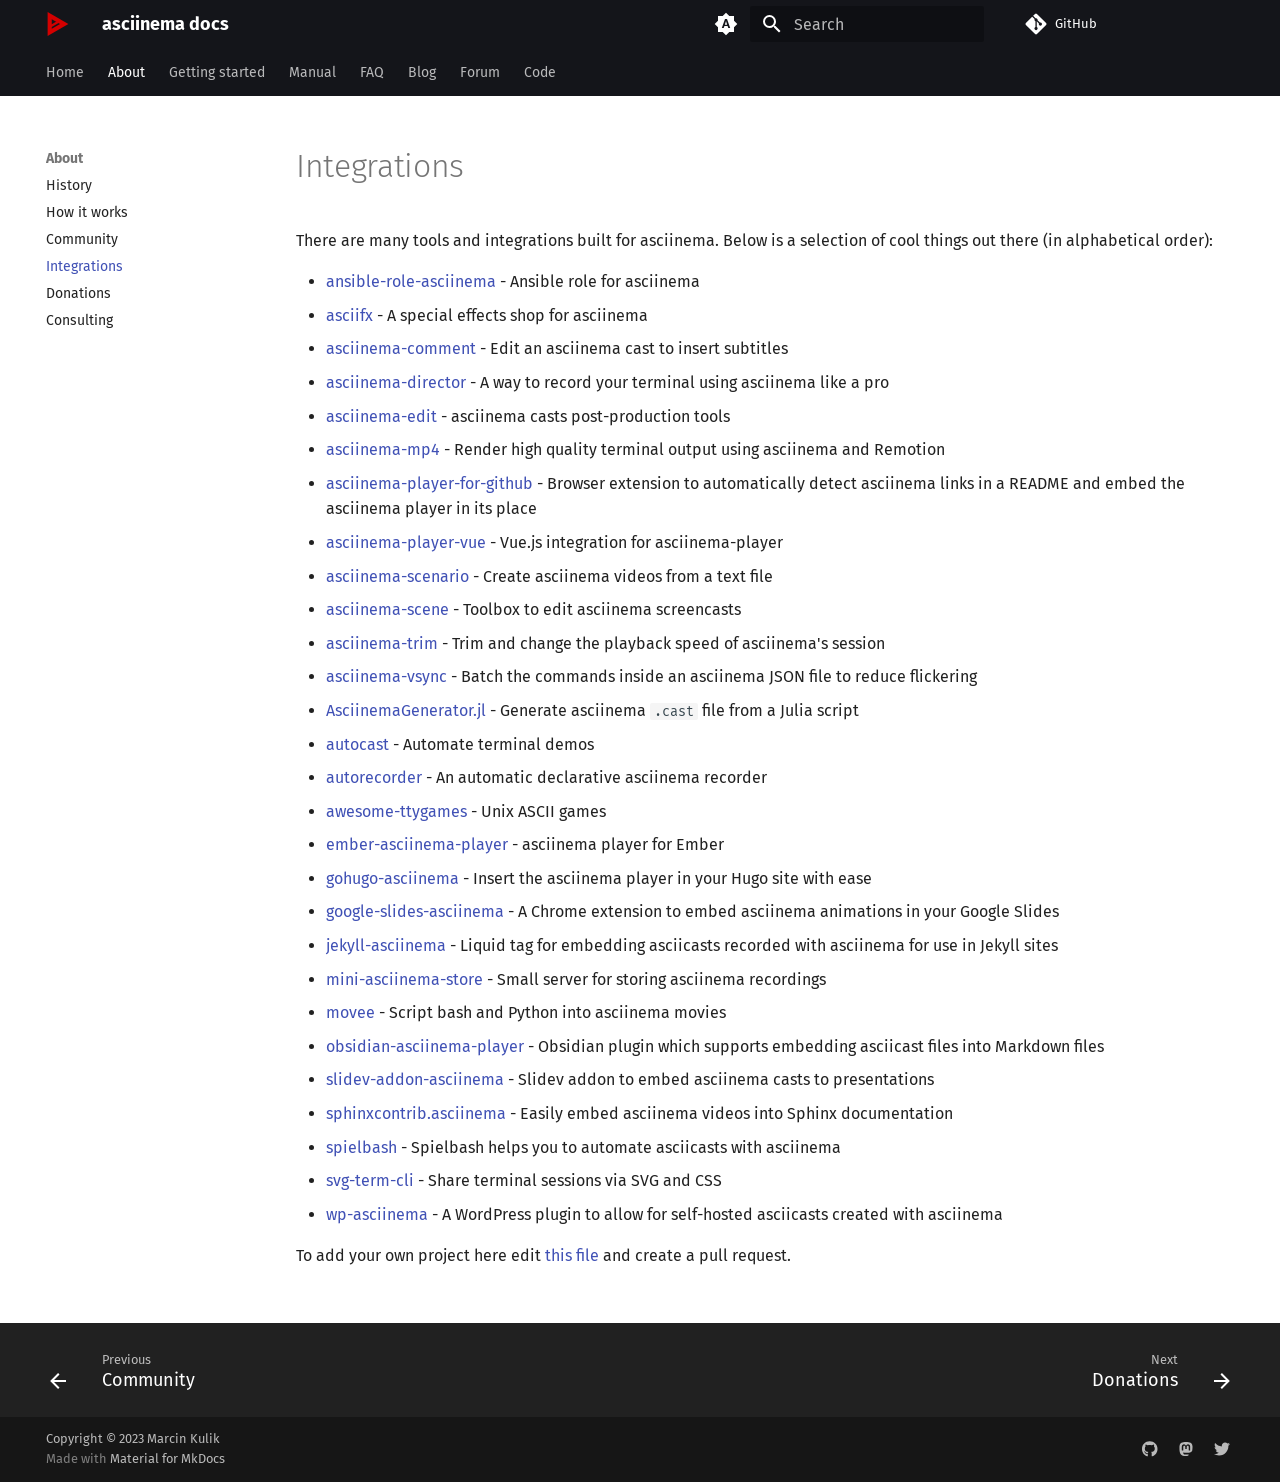
<file: integrations/index.html>
<!doctype html>
<html lang="en" class="no-js">
  <head>
    
      <meta charset="utf-8">
      <meta name="viewport" content="width=device-width,initial-scale=1">
      
      
        <meta name="author" content="Marcin Kulik">
      
      
      
        <link rel="prev" href="../community/">
      
      
        <link rel="next" href="../donations/">
      
      
      <link rel="icon" href="../assets/logo.svg">
      <meta name="generator" content="mkdocs-1.5.3, mkdocs-material-9.5.6">
    
    
      
        <title>Integrations - asciinema docs</title>
      
    
    
      <link rel="stylesheet" href="../assets/stylesheets/main.50c56a3b.min.css">
      
        
        <link rel="stylesheet" href="../assets/stylesheets/palette.06af60db.min.css">
      
      


    
    
      
    
    
      
    
    
      <link rel="stylesheet" href="../stylesheets/player-3.6.4.css">
    
      <link rel="stylesheet" href="../stylesheets/extra.css">
    
      <link rel="stylesheet" href="../stylesheets/fira.css">
    
    <script>__md_scope=new URL("..",location),__md_hash=e=>[...e].reduce((e,_)=>(e<<5)-e+_.charCodeAt(0),0),__md_get=(e,_=localStorage,t=__md_scope)=>JSON.parse(_.getItem(t.pathname+"."+e)),__md_set=(e,_,t=localStorage,a=__md_scope)=>{try{t.setItem(a.pathname+"."+e,JSON.stringify(_))}catch(e){}}</script>
    
      

    
    
    
  </head>
  
  
    
    
      
    
    
    
    
    <body dir="ltr" data-md-color-scheme="default" data-md-color-primary="indigo" data-md-color-accent="indigo">
  
    
    <input class="md-toggle" data-md-toggle="drawer" type="checkbox" id="__drawer" autocomplete="off">
    <input class="md-toggle" data-md-toggle="search" type="checkbox" id="__search" autocomplete="off">
    <label class="md-overlay" for="__drawer"></label>
    <div data-md-component="skip">
      
        
        <a href="#integrations" class="md-skip">
          Skip to content
        </a>
      
    </div>
    <div data-md-component="announce">
      
    </div>
    
    
      

<header class="md-header" data-md-component="header">
  <nav class="md-header__inner md-grid" aria-label="Header">
    <a href=".." title="asciinema docs" class="md-header__button md-logo" aria-label="asciinema docs" data-md-component="logo">
      
  <img src="../assets/logo.svg" alt="logo">

    </a>
    <label class="md-header__button md-icon" for="__drawer">
      
      <svg xmlns="http://www.w3.org/2000/svg" viewBox="0 0 24 24"><path d="M3 6h18v2H3V6m0 5h18v2H3v-2m0 5h18v2H3v-2Z"/></svg>
    </label>
    <div class="md-header__title" data-md-component="header-title">
      <div class="md-header__ellipsis">
        <div class="md-header__topic">
          <span class="md-ellipsis">
            asciinema docs
          </span>
        </div>
        <div class="md-header__topic" data-md-component="header-topic">
          <span class="md-ellipsis">
            
              Integrations
            
          </span>
        </div>
      </div>
    </div>
    
      
        <form class="md-header__option" data-md-component="palette">
  
    
    
    
    <input class="md-option" data-md-color-media="(prefers-color-scheme)" data-md-color-scheme="default" data-md-color-primary="indigo" data-md-color-accent="indigo"  aria-label="Switch to light mode"  type="radio" name="__palette" id="__palette_0">
    
      <label class="md-header__button md-icon" title="Switch to light mode" for="__palette_1" hidden>
        <svg xmlns="http://www.w3.org/2000/svg" viewBox="0 0 24 24"><path d="m14.3 16-.7-2h-3.2l-.7 2H7.8L11 7h2l3.2 9h-1.9M20 8.69V4h-4.69L12 .69 8.69 4H4v4.69L.69 12 4 15.31V20h4.69L12 23.31 15.31 20H20v-4.69L23.31 12 20 8.69m-9.15 3.96h2.3L12 9l-1.15 3.65Z"/></svg>
      </label>
    
  
    
    
    
    <input class="md-option" data-md-color-media="(prefers-color-scheme: light)" data-md-color-scheme="default" data-md-color-primary="black" data-md-color-accent="indigo"  aria-label="Switch to dark mode"  type="radio" name="__palette" id="__palette_1">
    
      <label class="md-header__button md-icon" title="Switch to dark mode" for="__palette_2" hidden>
        <svg xmlns="http://www.w3.org/2000/svg" viewBox="0 0 24 24"><path d="M12 8a4 4 0 0 0-4 4 4 4 0 0 0 4 4 4 4 0 0 0 4-4 4 4 0 0 0-4-4m0 10a6 6 0 0 1-6-6 6 6 0 0 1 6-6 6 6 0 0 1 6 6 6 6 0 0 1-6 6m8-9.31V4h-4.69L12 .69 8.69 4H4v4.69L.69 12 4 15.31V20h4.69L12 23.31 15.31 20H20v-4.69L23.31 12 20 8.69Z"/></svg>
      </label>
    
  
    
    
    
    <input class="md-option" data-md-color-media="(prefers-color-scheme: dark)" data-md-color-scheme="slate" data-md-color-primary="black" data-md-color-accent="indigo"  aria-label="Switch to system preference"  type="radio" name="__palette" id="__palette_2">
    
      <label class="md-header__button md-icon" title="Switch to system preference" for="__palette_0" hidden>
        <svg xmlns="http://www.w3.org/2000/svg" viewBox="0 0 24 24"><path d="M12 18c-.89 0-1.74-.2-2.5-.55C11.56 16.5 13 14.42 13 12c0-2.42-1.44-4.5-3.5-5.45C10.26 6.2 11.11 6 12 6a6 6 0 0 1 6 6 6 6 0 0 1-6 6m8-9.31V4h-4.69L12 .69 8.69 4H4v4.69L.69 12 4 15.31V20h4.69L12 23.31 15.31 20H20v-4.69L23.31 12 20 8.69Z"/></svg>
      </label>
    
  
</form>
      
    
    
      <script>var media,input,key,value,palette=__md_get("__palette");if(palette&&palette.color){"(prefers-color-scheme)"===palette.color.media&&(media=matchMedia("(prefers-color-scheme: light)"),input=document.querySelector(media.matches?"[data-md-color-media='(prefers-color-scheme: light)']":"[data-md-color-media='(prefers-color-scheme: dark)']"),palette.color.media=input.getAttribute("data-md-color-media"),palette.color.scheme=input.getAttribute("data-md-color-scheme"),palette.color.primary=input.getAttribute("data-md-color-primary"),palette.color.accent=input.getAttribute("data-md-color-accent"));for([key,value]of Object.entries(palette.color))document.body.setAttribute("data-md-color-"+key,value)}</script>
    
    
    
      <label class="md-header__button md-icon" for="__search">
        
        <svg xmlns="http://www.w3.org/2000/svg" viewBox="0 0 24 24"><path d="M9.5 3A6.5 6.5 0 0 1 16 9.5c0 1.61-.59 3.09-1.56 4.23l.27.27h.79l5 5-1.5 1.5-5-5v-.79l-.27-.27A6.516 6.516 0 0 1 9.5 16 6.5 6.5 0 0 1 3 9.5 6.5 6.5 0 0 1 9.5 3m0 2C7 5 5 7 5 9.5S7 14 9.5 14 14 12 14 9.5 12 5 9.5 5Z"/></svg>
      </label>
      <div class="md-search" data-md-component="search" role="dialog">
  <label class="md-search__overlay" for="__search"></label>
  <div class="md-search__inner" role="search">
    <form class="md-search__form" name="search">
      <input type="text" class="md-search__input" name="query" aria-label="Search" placeholder="Search" autocapitalize="off" autocorrect="off" autocomplete="off" spellcheck="false" data-md-component="search-query" required>
      <label class="md-search__icon md-icon" for="__search">
        
        <svg xmlns="http://www.w3.org/2000/svg" viewBox="0 0 24 24"><path d="M9.5 3A6.5 6.5 0 0 1 16 9.5c0 1.61-.59 3.09-1.56 4.23l.27.27h.79l5 5-1.5 1.5-5-5v-.79l-.27-.27A6.516 6.516 0 0 1 9.5 16 6.5 6.5 0 0 1 3 9.5 6.5 6.5 0 0 1 9.5 3m0 2C7 5 5 7 5 9.5S7 14 9.5 14 14 12 14 9.5 12 5 9.5 5Z"/></svg>
        
        <svg xmlns="http://www.w3.org/2000/svg" viewBox="0 0 24 24"><path d="M20 11v2H8l5.5 5.5-1.42 1.42L4.16 12l7.92-7.92L13.5 5.5 8 11h12Z"/></svg>
      </label>
      <nav class="md-search__options" aria-label="Search">
        
        <button type="reset" class="md-search__icon md-icon" title="Clear" aria-label="Clear" tabindex="-1">
          
          <svg xmlns="http://www.w3.org/2000/svg" viewBox="0 0 24 24"><path d="M19 6.41 17.59 5 12 10.59 6.41 5 5 6.41 10.59 12 5 17.59 6.41 19 12 13.41 17.59 19 19 17.59 13.41 12 19 6.41Z"/></svg>
        </button>
      </nav>
      
        <div class="md-search__suggest" data-md-component="search-suggest"></div>
      
    </form>
    <div class="md-search__output">
      <div class="md-search__scrollwrap" data-md-scrollfix>
        <div class="md-search-result" data-md-component="search-result">
          <div class="md-search-result__meta">
            Initializing search
          </div>
          <ol class="md-search-result__list" role="presentation"></ol>
        </div>
      </div>
    </div>
  </div>
</div>
    
    
      <div class="md-header__source">
        <a href="https://github.com/asciinema/asciinema" title="Go to repository" class="md-source" data-md-component="source">
  <div class="md-source__icon md-icon">
    
    <svg xmlns="http://www.w3.org/2000/svg" viewBox="0 0 448 512"><!--! Font Awesome Free 6.5.1 by @fontawesome - https://fontawesome.com License - https://fontawesome.com/license/free (Icons: CC BY 4.0, Fonts: SIL OFL 1.1, Code: MIT License) Copyright 2023 Fonticons, Inc.--><path d="M439.55 236.05 244 40.45a28.87 28.87 0 0 0-40.81 0l-40.66 40.63 51.52 51.52c27.06-9.14 52.68 16.77 43.39 43.68l49.66 49.66c34.23-11.8 61.18 31 35.47 56.69-26.49 26.49-70.21-2.87-56-37.34L240.22 199v121.85c25.3 12.54 22.26 41.85 9.08 55a34.34 34.34 0 0 1-48.55 0c-17.57-17.6-11.07-46.91 11.25-56v-123c-20.8-8.51-24.6-30.74-18.64-45L142.57 101 8.45 235.14a28.86 28.86 0 0 0 0 40.81l195.61 195.6a28.86 28.86 0 0 0 40.8 0l194.69-194.69a28.86 28.86 0 0 0 0-40.81z"/></svg>
  </div>
  <div class="md-source__repository">
    GitHub
  </div>
</a>
      </div>
    
  </nav>
  
</header>
    
    <div class="md-container" data-md-component="container">
      
      
        
          
            
<nav class="md-tabs" aria-label="Tabs" data-md-component="tabs">
  <div class="md-grid">
    <ul class="md-tabs__list">
      
        
  
  
  
    <li class="md-tabs__item">
      <a href=".." class="md-tabs__link">
        
  
    
  
  Home

      </a>
    </li>
  

      
        
  
  
    
  
  
    
    
      <li class="md-tabs__item md-tabs__item--active">
        <a href="../history/" class="md-tabs__link">
          
  
    
  
  About

        </a>
      </li>
    
  

      
        
  
  
  
    <li class="md-tabs__item">
      <a href="../getting-started/" class="md-tabs__link">
        
  
    
  
  Getting started

      </a>
    </li>
  

      
        
  
  
  
    
    
      <li class="md-tabs__item">
        <a href="../manual/" class="md-tabs__link">
          
  
    
  
  Manual

        </a>
      </li>
    
  

      
        
  
  
  
    <li class="md-tabs__item">
      <a href="../faq/" class="md-tabs__link">
        
  
    
  
  FAQ

      </a>
    </li>
  

      
        
  
  
  
    <li class="md-tabs__item">
      <a href="https://blog.asciinema.org" class="md-tabs__link">
        
  
    
  
  Blog

      </a>
    </li>
  

      
        
  
  
  
    <li class="md-tabs__item">
      <a href="https://discourse.asciinema.org" class="md-tabs__link">
        
  
    
  
  Forum

      </a>
    </li>
  

      
        
  
  
  
    <li class="md-tabs__item">
      <a href="https://github.com/asciinema" class="md-tabs__link">
        
  
    
  
  Code

      </a>
    </li>
  

      
    </ul>
  </div>
</nav>
          
        
      
      <main class="md-main" data-md-component="main">
        <div class="md-main__inner md-grid">
          
            
              
                
              
              <div class="md-sidebar md-sidebar--primary" data-md-component="sidebar" data-md-type="navigation" >
                <div class="md-sidebar__scrollwrap">
                  <div class="md-sidebar__inner">
                    


  


<nav class="md-nav md-nav--primary md-nav--lifted" aria-label="Navigation" data-md-level="0">
  <label class="md-nav__title" for="__drawer">
    <a href=".." title="asciinema docs" class="md-nav__button md-logo" aria-label="asciinema docs" data-md-component="logo">
      
  <img src="../assets/logo.svg" alt="logo">

    </a>
    asciinema docs
  </label>
  
    <div class="md-nav__source">
      <a href="https://github.com/asciinema/asciinema" title="Go to repository" class="md-source" data-md-component="source">
  <div class="md-source__icon md-icon">
    
    <svg xmlns="http://www.w3.org/2000/svg" viewBox="0 0 448 512"><!--! Font Awesome Free 6.5.1 by @fontawesome - https://fontawesome.com License - https://fontawesome.com/license/free (Icons: CC BY 4.0, Fonts: SIL OFL 1.1, Code: MIT License) Copyright 2023 Fonticons, Inc.--><path d="M439.55 236.05 244 40.45a28.87 28.87 0 0 0-40.81 0l-40.66 40.63 51.52 51.52c27.06-9.14 52.68 16.77 43.39 43.68l49.66 49.66c34.23-11.8 61.18 31 35.47 56.69-26.49 26.49-70.21-2.87-56-37.34L240.22 199v121.85c25.3 12.54 22.26 41.85 9.08 55a34.34 34.34 0 0 1-48.55 0c-17.57-17.6-11.07-46.91 11.25-56v-123c-20.8-8.51-24.6-30.74-18.64-45L142.57 101 8.45 235.14a28.86 28.86 0 0 0 0 40.81l195.61 195.6a28.86 28.86 0 0 0 40.8 0l194.69-194.69a28.86 28.86 0 0 0 0-40.81z"/></svg>
  </div>
  <div class="md-source__repository">
    GitHub
  </div>
</a>
    </div>
  
  <ul class="md-nav__list" data-md-scrollfix>
    
      
      
  
  
  
  
    <li class="md-nav__item">
      <a href=".." class="md-nav__link">
        
  
  <span class="md-ellipsis">
    Home
  </span>
  

      </a>
    </li>
  

    
      
      
  
  
    
  
  
  
    
    
      
        
      
        
      
        
      
        
      
        
      
        
      
    
    
    
    
      
      
    
    <li class="md-nav__item md-nav__item--active md-nav__item--section md-nav__item--nested">
      
        
        
        
        <input class="md-nav__toggle md-toggle " type="checkbox" id="__nav_2" checked>
        
          
          <label class="md-nav__link" for="__nav_2" id="__nav_2_label" tabindex="">
            
  
  <span class="md-ellipsis">
    About
  </span>
  

            <span class="md-nav__icon md-icon"></span>
          </label>
        
        <nav class="md-nav" data-md-level="1" aria-labelledby="__nav_2_label" aria-expanded="true">
          <label class="md-nav__title" for="__nav_2">
            <span class="md-nav__icon md-icon"></span>
            About
          </label>
          <ul class="md-nav__list" data-md-scrollfix>
            
              
                
  
  
  
  
    <li class="md-nav__item">
      <a href="../history/" class="md-nav__link">
        
  
  <span class="md-ellipsis">
    History
  </span>
  

      </a>
    </li>
  

              
            
              
                
  
  
  
  
    <li class="md-nav__item">
      <a href="../how-it-works/" class="md-nav__link">
        
  
  <span class="md-ellipsis">
    How it works
  </span>
  

      </a>
    </li>
  

              
            
              
                
  
  
  
  
    <li class="md-nav__item">
      <a href="../community/" class="md-nav__link">
        
  
  <span class="md-ellipsis">
    Community
  </span>
  

      </a>
    </li>
  

              
            
              
                
  
  
    
  
  
  
    <li class="md-nav__item md-nav__item--active">
      
      <input class="md-nav__toggle md-toggle" type="checkbox" id="__toc">
      
      
        
      
      
      <a href="./" class="md-nav__link md-nav__link--active">
        
  
  <span class="md-ellipsis">
    Integrations
  </span>
  

      </a>
      
    </li>
  

              
            
              
                
  
  
  
  
    <li class="md-nav__item">
      <a href="../donations/" class="md-nav__link">
        
  
  <span class="md-ellipsis">
    Donations
  </span>
  

      </a>
    </li>
  

              
            
              
                
  
  
  
  
    <li class="md-nav__item">
      <a href="../consulting/" class="md-nav__link">
        
  
  <span class="md-ellipsis">
    Consulting
  </span>
  

      </a>
    </li>
  

              
            
          </ul>
        </nav>
      
    </li>
  

    
      
      
  
  
  
  
    <li class="md-nav__item">
      <a href="../getting-started/" class="md-nav__link">
        
  
  <span class="md-ellipsis">
    Getting started
  </span>
  

      </a>
    </li>
  

    
      
      
  
  
  
  
    
    
      
        
          
        
      
        
      
        
      
        
      
        
      
        
      
    
    
    
    
      
      
    
    <li class="md-nav__item md-nav__item--section md-nav__item--nested">
      
        
        
        
        <input class="md-nav__toggle md-toggle " type="checkbox" id="__nav_4" >
        
          
          
          <div class="md-nav__link md-nav__container">
            <a href="../manual/" class="md-nav__link ">
              
  
  <span class="md-ellipsis">
    Manual
  </span>
  

            </a>
            
              
              <label class="md-nav__link " for="__nav_4" id="__nav_4_label" tabindex="">
                <span class="md-nav__icon md-icon"></span>
              </label>
            
          </div>
        
        <nav class="md-nav" data-md-level="1" aria-labelledby="__nav_4_label" aria-expanded="false">
          <label class="md-nav__title" for="__nav_4">
            <span class="md-nav__icon md-icon"></span>
            Manual
          </label>
          <ul class="md-nav__list" data-md-scrollfix>
            
              
            
              
                
  
  
  
  
    
    
      
        
          
        
      
        
      
        
      
        
      
        
      
        
      
        
      
        
      
    
    
    
    
      
      
    
    <li class="md-nav__item md-nav__item--section md-nav__item--nested">
      
        
        
        
        <input class="md-nav__toggle md-toggle " type="checkbox" id="__nav_4_2" >
        
          
          
          <div class="md-nav__link md-nav__container">
            <a href="../manual/cli/" class="md-nav__link ">
              
  
  <span class="md-ellipsis">
    CLI
  </span>
  

            </a>
            
              
              <label class="md-nav__link " for="__nav_4_2" id="__nav_4_2_label" tabindex="">
                <span class="md-nav__icon md-icon"></span>
              </label>
            
          </div>
        
        <nav class="md-nav" data-md-level="2" aria-labelledby="__nav_4_2_label" aria-expanded="false">
          <label class="md-nav__title" for="__nav_4_2">
            <span class="md-nav__icon md-icon"></span>
            CLI
          </label>
          <ul class="md-nav__list" data-md-scrollfix>
            
              
            
              
                
  
  
  
  
    <li class="md-nav__item">
      <a href="../manual/cli/quick-start/" class="md-nav__link">
        
  
  <span class="md-ellipsis">
    Quick start
  </span>
  

      </a>
    </li>
  

              
            
              
                
  
  
  
  
    <li class="md-nav__item">
      <a href="../manual/cli/installation/" class="md-nav__link">
        
  
  <span class="md-ellipsis">
    Installation
  </span>
  

      </a>
    </li>
  

              
            
              
                
  
  
  
  
    <li class="md-nav__item">
      <a href="../manual/cli/usage/" class="md-nav__link">
        
  
  <span class="md-ellipsis">
    Usage
  </span>
  

      </a>
    </li>
  

              
            
              
                
  
  
  
  
    <li class="md-nav__item">
      <a href="../manual/cli/configuration/" class="md-nav__link">
        
  
  <span class="md-ellipsis">
    Configuration
  </span>
  

      </a>
    </li>
  

              
            
              
                
  
  
  
  
    <li class="md-nav__item">
      <a href="../manual/cli/markers/" class="md-nav__link">
        
  
  <span class="md-ellipsis">
    Markers
  </span>
  

      </a>
    </li>
  

              
            
              
                
  
  
  
  
    <li class="md-nav__item">
      <a href="../manual/cli/shortcuts/" class="md-nav__link">
        
  
  <span class="md-ellipsis">
    Keyboard shortcuts
  </span>
  

      </a>
    </li>
  

              
            
              
                
  
  
  
  
    <li class="md-nav__item">
      <a href="../manual/cli/desktop-notifications/" class="md-nav__link">
        
  
  <span class="md-ellipsis">
    Desktop notifications
  </span>
  

      </a>
    </li>
  

              
            
          </ul>
        </nav>
      
    </li>
  

              
            
              
                
  
  
  
  
    
    
      
        
          
        
      
        
      
        
      
        
      
        
      
        
      
        
      
        
      
        
      
        
      
        
      
    
    
    
    
      
      
    
    <li class="md-nav__item md-nav__item--section md-nav__item--nested">
      
        
        
        
        <input class="md-nav__toggle md-toggle " type="checkbox" id="__nav_4_3" >
        
          
          
          <div class="md-nav__link md-nav__container">
            <a href="../manual/player/" class="md-nav__link ">
              
  
  <span class="md-ellipsis">
    PLAYER
  </span>
  

            </a>
            
              
              <label class="md-nav__link " for="__nav_4_3" id="__nav_4_3_label" tabindex="">
                <span class="md-nav__icon md-icon"></span>
              </label>
            
          </div>
        
        <nav class="md-nav" data-md-level="2" aria-labelledby="__nav_4_3_label" aria-expanded="false">
          <label class="md-nav__title" for="__nav_4_3">
            <span class="md-nav__icon md-icon"></span>
            PLAYER
          </label>
          <ul class="md-nav__list" data-md-scrollfix>
            
              
            
              
                
  
  
  
  
    <li class="md-nav__item">
      <a href="../manual/player/quick-start/" class="md-nav__link">
        
  
  <span class="md-ellipsis">
    Quick start
  </span>
  

      </a>
    </li>
  

              
            
              
                
  
  
  
  
    <li class="md-nav__item">
      <a href="../manual/player/loading/" class="md-nav__link">
        
  
  <span class="md-ellipsis">
    Loading a recording
  </span>
  

      </a>
    </li>
  

              
            
              
                
  
  
  
  
    <li class="md-nav__item">
      <a href="../manual/player/options/" class="md-nav__link">
        
  
  <span class="md-ellipsis">
    Options
  </span>
  

      </a>
    </li>
  

              
            
              
                
  
  
  
  
    <li class="md-nav__item">
      <a href="../manual/player/api/" class="md-nav__link">
        
  
  <span class="md-ellipsis">
    API
  </span>
  

      </a>
    </li>
  

              
            
              
                
  
  
  
  
    <li class="md-nav__item">
      <a href="../manual/player/fonts/" class="md-nav__link">
        
  
  <span class="md-ellipsis">
    Fonts
  </span>
  

      </a>
    </li>
  

              
            
              
                
  
  
  
  
    <li class="md-nav__item">
      <a href="../manual/player/markers/" class="md-nav__link">
        
  
  <span class="md-ellipsis">
    Markers
  </span>
  

      </a>
    </li>
  

              
            
              
                
  
  
  
  
    <li class="md-nav__item">
      <a href="../manual/player/themes/" class="md-nav__link">
        
  
  <span class="md-ellipsis">
    Terminal themes
  </span>
  

      </a>
    </li>
  

              
            
              
                
  
  
  
  
    <li class="md-nav__item">
      <a href="../manual/player/shortcuts/" class="md-nav__link">
        
  
  <span class="md-ellipsis">
    Keyboard shortcuts
  </span>
  

      </a>
    </li>
  

              
            
              
                
  
  
  
  
    <li class="md-nav__item">
      <a href="../manual/player/parsers/" class="md-nav__link">
        
  
  <span class="md-ellipsis">
    Parsers
  </span>
  

      </a>
    </li>
  

              
            
              
                
  
  
  
  
    <li class="md-nav__item">
      <a href="../manual/player/upgrading/" class="md-nav__link">
        
  
  <span class="md-ellipsis">
    Upgrading
  </span>
  

      </a>
    </li>
  

              
            
          </ul>
        </nav>
      
    </li>
  

              
            
              
                
  
  
  
  
    
    
      
        
          
        
      
        
      
        
      
        
      
    
    
    
    
      
      
    
    <li class="md-nav__item md-nav__item--section md-nav__item--nested">
      
        
        
        
        <input class="md-nav__toggle md-toggle " type="checkbox" id="__nav_4_4" >
        
          
          
          <div class="md-nav__link md-nav__container">
            <a href="../manual/server/" class="md-nav__link ">
              
  
  <span class="md-ellipsis">
    SERVER
  </span>
  

            </a>
            
              
              <label class="md-nav__link " for="__nav_4_4" id="__nav_4_4_label" tabindex="">
                <span class="md-nav__icon md-icon"></span>
              </label>
            
          </div>
        
        <nav class="md-nav" data-md-level="2" aria-labelledby="__nav_4_4_label" aria-expanded="false">
          <label class="md-nav__title" for="__nav_4_4">
            <span class="md-nav__icon md-icon"></span>
            SERVER
          </label>
          <ul class="md-nav__list" data-md-scrollfix>
            
              
            
              
                
  
  
  
  
    <li class="md-nav__item">
      <a href="../manual/server/sharing/" class="md-nav__link">
        
  
  <span class="md-ellipsis">
    Sharing
  </span>
  

      </a>
    </li>
  

              
            
              
                
  
  
  
  
    <li class="md-nav__item">
      <a href="../manual/server/embedding/" class="md-nav__link">
        
  
  <span class="md-ellipsis">
    Embedding
  </span>
  

      </a>
    </li>
  

              
            
              
                
  
  
  
  
    
    
      
        
          
        
      
        
      
        
      
        
      
        
      
        
      
    
    
    
    
    <li class="md-nav__item md-nav__item--nested">
      
        
        
        
        <input class="md-nav__toggle md-toggle " type="checkbox" id="__nav_4_4_4" >
        
          
          
          <div class="md-nav__link md-nav__container">
            <a href="../manual/server/self-hosting/" class="md-nav__link ">
              
  
  <span class="md-ellipsis">
    Self-hosting
  </span>
  

            </a>
            
              
              <label class="md-nav__link " for="__nav_4_4_4" id="__nav_4_4_4_label" tabindex="0">
                <span class="md-nav__icon md-icon"></span>
              </label>
            
          </div>
        
        <nav class="md-nav" data-md-level="3" aria-labelledby="__nav_4_4_4_label" aria-expanded="false">
          <label class="md-nav__title" for="__nav_4_4_4">
            <span class="md-nav__icon md-icon"></span>
            Self-hosting
          </label>
          <ul class="md-nav__list" data-md-scrollfix>
            
              
            
              
                
  
  
  
  
    <li class="md-nav__item">
      <a href="../manual/server/self-hosting/quick-start/" class="md-nav__link">
        
  
  <span class="md-ellipsis">
    Quick start
  </span>
  

      </a>
    </li>
  

              
            
              
                
  
  
  
  
    <li class="md-nav__item">
      <a href="../manual/server/self-hosting/configuration/" class="md-nav__link">
        
  
  <span class="md-ellipsis">
    Configuration
  </span>
  

      </a>
    </li>
  

              
            
              
                
  
  
  
  
    <li class="md-nav__item">
      <a href="../manual/server/self-hosting/upgrading/" class="md-nav__link">
        
  
  <span class="md-ellipsis">
    Upgrading
  </span>
  

      </a>
    </li>
  

              
            
              
                
  
  
  
  
    <li class="md-nav__item">
      <a href="../manual/server/self-hosting/admin/" class="md-nav__link">
        
  
  <span class="md-ellipsis">
    Administration
  </span>
  

      </a>
    </li>
  

              
            
              
                
  
  
  
  
    <li class="md-nav__item">
      <a href="../manual/server/self-hosting/customization/" class="md-nav__link">
        
  
  <span class="md-ellipsis">
    Customization
  </span>
  

      </a>
    </li>
  

              
            
          </ul>
        </nav>
      
    </li>
  

              
            
          </ul>
        </nav>
      
    </li>
  

              
            
              
                
  
  
  
  
    
    
      
        
          
        
      
        
      
        
      
    
    
    
    
      
      
    
    <li class="md-nav__item md-nav__item--section md-nav__item--nested">
      
        
        
        
        <input class="md-nav__toggle md-toggle " type="checkbox" id="__nav_4_5" >
        
          
          
          <div class="md-nav__link md-nav__container">
            <a href="../manual/agg/" class="md-nav__link ">
              
  
  <span class="md-ellipsis">
    AGG
  </span>
  

            </a>
            
              
              <label class="md-nav__link " for="__nav_4_5" id="__nav_4_5_label" tabindex="">
                <span class="md-nav__icon md-icon"></span>
              </label>
            
          </div>
        
        <nav class="md-nav" data-md-level="2" aria-labelledby="__nav_4_5_label" aria-expanded="false">
          <label class="md-nav__title" for="__nav_4_5">
            <span class="md-nav__icon md-icon"></span>
            AGG
          </label>
          <ul class="md-nav__list" data-md-scrollfix>
            
              
            
              
                
  
  
  
  
    <li class="md-nav__item">
      <a href="../manual/agg/installation/" class="md-nav__link">
        
  
  <span class="md-ellipsis">
    Installation
  </span>
  

      </a>
    </li>
  

              
            
              
                
  
  
  
  
    <li class="md-nav__item">
      <a href="../manual/agg/usage/" class="md-nav__link">
        
  
  <span class="md-ellipsis">
    Usage
  </span>
  

      </a>
    </li>
  

              
            
          </ul>
        </nav>
      
    </li>
  

              
            
              
                
  
  
  
  
    
    
      
        
      
        
      
    
    
    
    
      
      
    
    <li class="md-nav__item md-nav__item--section md-nav__item--nested">
      
        
        
        
        <input class="md-nav__toggle md-toggle " type="checkbox" id="__nav_4_6" >
        
          
          <label class="md-nav__link" for="__nav_4_6" id="__nav_4_6_label" tabindex="">
            
  
  <span class="md-ellipsis">
    FILE FORMAT
  </span>
  

            <span class="md-nav__icon md-icon"></span>
          </label>
        
        <nav class="md-nav" data-md-level="2" aria-labelledby="__nav_4_6_label" aria-expanded="false">
          <label class="md-nav__title" for="__nav_4_6">
            <span class="md-nav__icon md-icon"></span>
            FILE FORMAT
          </label>
          <ul class="md-nav__list" data-md-scrollfix>
            
              
                
  
  
  
  
    <li class="md-nav__item">
      <a href="../manual/asciicast/v2/" class="md-nav__link">
        
  
  <span class="md-ellipsis">
    asciicast v2
  </span>
  

      </a>
    </li>
  

              
            
              
                
  
  
  
  
    <li class="md-nav__item">
      <a href="../manual/asciicast/v1/" class="md-nav__link">
        
  
  <span class="md-ellipsis">
    asciicast v1
  </span>
  

      </a>
    </li>
  

              
            
          </ul>
        </nav>
      
    </li>
  

              
            
          </ul>
        </nav>
      
    </li>
  

    
      
      
  
  
  
  
    <li class="md-nav__item">
      <a href="../faq/" class="md-nav__link">
        
  
  <span class="md-ellipsis">
    FAQ
  </span>
  

      </a>
    </li>
  

    
      
      
  
  
  
  
    <li class="md-nav__item">
      <a href="https://blog.asciinema.org" class="md-nav__link">
        
  
  <span class="md-ellipsis">
    Blog
  </span>
  

      </a>
    </li>
  

    
      
      
  
  
  
  
    <li class="md-nav__item">
      <a href="https://discourse.asciinema.org" class="md-nav__link">
        
  
  <span class="md-ellipsis">
    Forum
  </span>
  

      </a>
    </li>
  

    
      
      
  
  
  
  
    <li class="md-nav__item">
      <a href="https://github.com/asciinema" class="md-nav__link">
        
  
  <span class="md-ellipsis">
    Code
  </span>
  

      </a>
    </li>
  

    
  </ul>
</nav>
                  </div>
                </div>
              </div>
            
            
              
                
              
              <div class="md-sidebar md-sidebar--secondary" data-md-component="sidebar" data-md-type="toc" hidden>
                <div class="md-sidebar__scrollwrap">
                  <div class="md-sidebar__inner">
                    

<nav class="md-nav md-nav--secondary" aria-label="Table of contents">
  
  
  
    
  
  
</nav>
                  </div>
                </div>
              </div>
            
          
          
            <div class="md-content" data-md-component="content">
              <article class="md-content__inner md-typeset">
                
                  

  
  


<h1 id="integrations">Integrations<a class="headerlink" href="#integrations" title="Permanent link">&para;</a></h1>
<p>There are many tools and integrations built for asciinema. Below is a selection
of cool things out there (in alphabetical order):</p>
<ul>
<li><a href="https://github.com/darkwizard242/ansible-role-asciinema">ansible-role-asciinema</a> - Ansible role for asciinema</li>
<li><a href="https://github.com/apparebit/asciifx">asciifx</a> - A special effects shop for asciinema</li>
<li><a href="https://github.com/hydrargyrum/asciinema-comment">asciinema-comment</a> - Edit an asciinema cast to insert subtitles</li>
<li><a href="https://github.com/stonecharioteer/asciinema-director">asciinema-director</a> - A way to record your terminal using asciinema like a pro</li>
<li><a href="https://github.com/cirocosta/asciinema-edit">asciinema-edit</a> - asciinema casts post-production tools</li>
<li><a href="https://github.com/lhr0909/asciinema-mp4">asciinema-mp4</a> - Render high quality terminal output using asciinema and Remotion</li>
<li><a href="https://github.com/plibither8/asciinema-player-for-github">asciinema-player-for-github</a> - Browser extension to automatically detect asciinema links in a README and embed the asciinema player in its place</li>
<li><a href="https://github.com/xuchangjunjx/asciinema-player-vue">asciinema-player-vue</a> - Vue.js integration for asciinema-player</li>
<li><a href="https://github.com/garbas/asciinema-scenario">asciinema-scenario</a> - Create asciinema videos from a text file</li>
<li><a href="https://github.com/jdum/asciinema-scene">asciinema-scene</a> - Toolbox to edit asciinema screencasts</li>
<li><a href="https://github.com/suzuki-shunsuke/asciinema-trim">asciinema-trim</a> - Trim and change the playback speed of asciinema's session</li>
<li><a href="https://github.com/JakeWharton/asciinema-vsync">asciinema-vsync</a> - Batch the commands inside an asciinema JSON file to reduce flickering</li>
<li><a href="https://github.com/GiggleLiu/AsciinemaGenerator.jl">AsciinemaGenerator.jl</a> - Generate asciinema <code>.cast</code> file from a Julia script</li>
<li><a href="https://github.com/k9withabone/autocast">autocast</a> - Automate terminal demos</li>
<li><a href="https://github.com/NorfairKing/autorecorder">autorecorder</a> - An automatic declarative asciinema recorder</li>
<li><a href="https://github.com/ligurio/awesome-ttygames">awesome-ttygames</a> - Unix ASCII games</li>
<li><a href="https://github.com/hashicorp/ember-asciinema-player">ember-asciinema-player</a> - asciinema player for Ember</li>
<li><a href="https://github.com/cljoly/gohugo-asciinema">gohugo-asciinema</a> - Insert the asciinema player in your Hugo site with ease</li>
<li><a href="https://github.com/iblancasa/google-slides-asciinema">google-slides-asciinema</a> - A Chrome extension to embed asciinema animations in your Google Slides</li>
<li><a href="https://github.com/mnuessler/jekyll-asciinema">jekyll-asciinema</a> - Liquid tag for embedding asciicasts recorded with asciinema for use in Jekyll sites</li>
<li><a href="https://github.com/Gerifield/mini-asciinema-store">mini-asciinema-store</a> - Small server for storing asciinema recordings</li>
<li><a href="https://github.com/rec/movee">movee</a> - Script bash and Python into asciinema movies</li>
<li><a href="https://github.com/nekomeowww/obsidian-asciinema-player">obsidian-asciinema-player</a> - Obsidian plugin which supports embedding asciicast files into Markdown files</li>
<li><a href="https://github.com/murilo-cunha/slidev-addon-asciinema">slidev-addon-asciinema</a> - Slidev addon to embed asciinema casts to presentations</li>
<li><a href="https://github.com/divi255/sphinxcontrib.asciinema">sphinxcontrib.asciinema</a> - Easily embed asciinema videos into Sphinx documentation</li>
<li><a href="https://github.com/Malinskiy/spielbash">spielbash</a> - Spielbash helps you to automate asciicasts with asciinema</li>
<li><a href="https://github.com/marionebl/svg-term-cli">svg-term-cli</a> - Share terminal sessions via SVG and CSS</li>
<li><a href="https://github.com/passionsplay/wp-asciinema">wp-asciinema</a> - A WordPress plugin to allow for self-hosted asciicasts created with asciinema</li>
</ul>
<p>To add your own project here edit <a href="https://github.com/asciinema/asciinema.github.io/blob/main/docs/integrations.md">this
file</a>
and create a pull request.</p>







  
  




  



                
              </article>
            </div>
          
          
  <script>var tabs=__md_get("__tabs");if(Array.isArray(tabs))e:for(var set of document.querySelectorAll(".tabbed-set")){var tab,labels=set.querySelector(".tabbed-labels");for(tab of tabs)for(var label of labels.getElementsByTagName("label"))if(label.innerText.trim()===tab){var input=document.getElementById(label.htmlFor);input.checked=!0;continue e}}</script>

<script>var target=document.getElementById(location.hash.slice(1));target&&target.name&&(target.checked=target.name.startsWith("__tabbed_"))</script>
        </div>
        
          <button type="button" class="md-top md-icon" data-md-component="top" hidden>
  
  <svg xmlns="http://www.w3.org/2000/svg" viewBox="0 0 24 24"><path d="M13 20h-2V8l-5.5 5.5-1.42-1.42L12 4.16l7.92 7.92-1.42 1.42L13 8v12Z"/></svg>
  Back to top
</button>
        
      </main>
      
        <footer class="md-footer">
  
    
      
        
      
      <nav class="md-footer__inner md-grid" aria-label="Footer" >
        
          
          <a href="../community/" class="md-footer__link md-footer__link--prev" aria-label="Previous: Community">
            <div class="md-footer__button md-icon">
              
              <svg xmlns="http://www.w3.org/2000/svg" viewBox="0 0 24 24"><path d="M20 11v2H8l5.5 5.5-1.42 1.42L4.16 12l7.92-7.92L13.5 5.5 8 11h12Z"/></svg>
            </div>
            <div class="md-footer__title">
              <span class="md-footer__direction">
                Previous
              </span>
              <div class="md-ellipsis">
                Community
              </div>
            </div>
          </a>
        
        
          
          <a href="../donations/" class="md-footer__link md-footer__link--next" aria-label="Next: Donations">
            <div class="md-footer__title">
              <span class="md-footer__direction">
                Next
              </span>
              <div class="md-ellipsis">
                Donations
              </div>
            </div>
            <div class="md-footer__button md-icon">
              
              <svg xmlns="http://www.w3.org/2000/svg" viewBox="0 0 24 24"><path d="M4 11v2h12l-5.5 5.5 1.42 1.42L19.84 12l-7.92-7.92L10.5 5.5 16 11H4Z"/></svg>
            </div>
          </a>
        
      </nav>
    
  
  <div class="md-footer-meta md-typeset">
    <div class="md-footer-meta__inner md-grid">
      <div class="md-copyright">
  
    <div class="md-copyright__highlight">
      Copyright &copy; 2023 Marcin Kulik
    </div>
  
  
    Made with
    <a href="https://squidfunk.github.io/mkdocs-material/" target="_blank" rel="noopener">
      Material for MkDocs
    </a>
  
</div>
      
        <div class="md-social">
  
    
    
    
    
    <a href="https://github.com/asciinema" target="_blank" rel="noopener" title="asciinema on Github" class="md-social__link">
      <svg xmlns="http://www.w3.org/2000/svg" viewBox="0 0 496 512"><!--! Font Awesome Free 6.5.1 by @fontawesome - https://fontawesome.com License - https://fontawesome.com/license/free (Icons: CC BY 4.0, Fonts: SIL OFL 1.1, Code: MIT License) Copyright 2023 Fonticons, Inc.--><path d="M165.9 397.4c0 2-2.3 3.6-5.2 3.6-3.3.3-5.6-1.3-5.6-3.6 0-2 2.3-3.6 5.2-3.6 3-.3 5.6 1.3 5.6 3.6zm-31.1-4.5c-.7 2 1.3 4.3 4.3 4.9 2.6 1 5.6 0 6.2-2s-1.3-4.3-4.3-5.2c-2.6-.7-5.5.3-6.2 2.3zm44.2-1.7c-2.9.7-4.9 2.6-4.6 4.9.3 2 2.9 3.3 5.9 2.6 2.9-.7 4.9-2.6 4.6-4.6-.3-1.9-3-3.2-5.9-2.9zM244.8 8C106.1 8 0 113.3 0 252c0 110.9 69.8 205.8 169.5 239.2 12.8 2.3 17.3-5.6 17.3-12.1 0-6.2-.3-40.4-.3-61.4 0 0-70 15-84.7-29.8 0 0-11.4-29.1-27.8-36.6 0 0-22.9-15.7 1.6-15.4 0 0 24.9 2 38.6 25.8 21.9 38.6 58.6 27.5 72.9 20.9 2.3-16 8.8-27.1 16-33.7-55.9-6.2-112.3-14.3-112.3-110.5 0-27.5 7.6-41.3 23.6-58.9-2.6-6.5-11.1-33.3 2.6-67.9 20.9-6.5 69 27 69 27 20-5.6 41.5-8.5 62.8-8.5s42.8 2.9 62.8 8.5c0 0 48.1-33.6 69-27 13.7 34.7 5.2 61.4 2.6 67.9 16 17.7 25.8 31.5 25.8 58.9 0 96.5-58.9 104.2-114.8 110.5 9.2 7.9 17 22.9 17 46.4 0 33.7-.3 75.4-.3 83.6 0 6.5 4.6 14.4 17.3 12.1C428.2 457.8 496 362.9 496 252 496 113.3 383.5 8 244.8 8zM97.2 352.9c-1.3 1-1 3.3.7 5.2 1.6 1.6 3.9 2.3 5.2 1 1.3-1 1-3.3-.7-5.2-1.6-1.6-3.9-2.3-5.2-1zm-10.8-8.1c-.7 1.3.3 2.9 2.3 3.9 1.6 1 3.6.7 4.3-.7.7-1.3-.3-2.9-2.3-3.9-2-.6-3.6-.3-4.3.7zm32.4 35.6c-1.6 1.3-1 4.3 1.3 6.2 2.3 2.3 5.2 2.6 6.5 1 1.3-1.3.7-4.3-1.3-6.2-2.2-2.3-5.2-2.6-6.5-1zm-11.4-14.7c-1.6 1-1.6 3.6 0 5.9 1.6 2.3 4.3 3.3 5.6 2.3 1.6-1.3 1.6-3.9 0-6.2-1.4-2.3-4-3.3-5.6-2z"/></svg>
    </a>
  
    
    
      
    
    
    
    <a href="https://fosstodon.org/@asciinema" target="_blank" rel="noopener me" title="asciinema on Mastodon" class="md-social__link">
      <svg xmlns="http://www.w3.org/2000/svg" viewBox="0 0 448 512"><!--! Font Awesome Free 6.5.1 by @fontawesome - https://fontawesome.com License - https://fontawesome.com/license/free (Icons: CC BY 4.0, Fonts: SIL OFL 1.1, Code: MIT License) Copyright 2023 Fonticons, Inc.--><path d="M433 179.11c0-97.2-63.71-125.7-63.71-125.7-62.52-28.7-228.56-28.4-290.48 0 0 0-63.72 28.5-63.72 125.7 0 115.7-6.6 259.4 105.63 289.1 40.51 10.7 75.32 13 103.33 11.4 50.81-2.8 79.32-18.1 79.32-18.1l-1.7-36.9s-36.31 11.4-77.12 10.1c-40.41-1.4-83-4.4-89.63-54a102.54 102.54 0 0 1-.9-13.9c85.63 20.9 158.65 9.1 178.75 6.7 56.12-6.7 105-41.3 111.23-72.9 9.8-49.8 9-121.5 9-121.5zm-75.12 125.2h-46.63v-114.2c0-49.7-64-51.6-64 6.9v62.5h-46.33V197c0-58.5-64-56.6-64-6.9v114.2H90.19c0-122.1-5.2-147.9 18.41-175 25.9-28.9 79.82-30.8 103.83 6.1l11.6 19.5 11.6-19.5c24.11-37.1 78.12-34.8 103.83-6.1 23.71 27.3 18.4 53 18.4 175z"/></svg>
    </a>
  
    
    
    
    
    <a href="https://twitter.com/asciinema" target="_blank" rel="noopener" title="asciinema on X (Twitter)" class="md-social__link">
      <svg xmlns="http://www.w3.org/2000/svg" viewBox="0 0 512 512"><!--! Font Awesome Free 6.5.1 by @fontawesome - https://fontawesome.com License - https://fontawesome.com/license/free (Icons: CC BY 4.0, Fonts: SIL OFL 1.1, Code: MIT License) Copyright 2023 Fonticons, Inc.--><path d="M459.37 151.716c.325 4.548.325 9.097.325 13.645 0 138.72-105.583 298.558-298.558 298.558-59.452 0-114.68-17.219-161.137-47.106 8.447.974 16.568 1.299 25.34 1.299 49.055 0 94.213-16.568 130.274-44.832-46.132-.975-84.792-31.188-98.112-72.772 6.498.974 12.995 1.624 19.818 1.624 9.421 0 18.843-1.3 27.614-3.573-48.081-9.747-84.143-51.98-84.143-102.985v-1.299c13.969 7.797 30.214 12.67 47.431 13.319-28.264-18.843-46.781-51.005-46.781-87.391 0-19.492 5.197-37.36 14.294-52.954 51.655 63.675 129.3 105.258 216.365 109.807-1.624-7.797-2.599-15.918-2.599-24.04 0-57.828 46.782-104.934 104.934-104.934 30.213 0 57.502 12.67 76.67 33.137 23.715-4.548 46.456-13.32 66.599-25.34-7.798 24.366-24.366 44.833-46.132 57.827 21.117-2.273 41.584-8.122 60.426-16.243-14.292 20.791-32.161 39.308-52.628 54.253z"/></svg>
    </a>
  
</div>
      
    </div>
  </div>
</footer>
      
    </div>
    <div class="md-dialog" data-md-component="dialog">
      <div class="md-dialog__inner md-typeset"></div>
    </div>
    
      <div class="md-progress" data-md-component="progress" role="progressbar"></div>
    
    
    <script id="__config" type="application/json">{"base": "..", "features": ["navigation.tabs", "navigation.instant", "navigation.instant.progress", "navigation.sections", "navigation.indexes", "navigation.top", "navigation.footer", "search.suggest", "search.highlight", "content.tabs.link", "content.code.annotation", "content.code.copy"], "search": "../assets/javascripts/workers/search.b8dbb3d2.min.js", "translations": {"clipboard.copied": "Copied to clipboard", "clipboard.copy": "Copy to clipboard", "search.result.more.one": "1 more on this page", "search.result.more.other": "# more on this page", "search.result.none": "No matching documents", "search.result.one": "1 matching document", "search.result.other": "# matching documents", "search.result.placeholder": "Type to start searching", "search.result.term.missing": "Missing", "select.version": "Select version"}}</script>
    
    
      <script src="../assets/javascripts/bundle.e1c3ead8.min.js"></script>
      
        <script src="../javascripts/player-3.6.4.min.js"></script>
      
        <script src="../javascripts/extra.js"></script>
      
    
  </body>
</html>
</file>
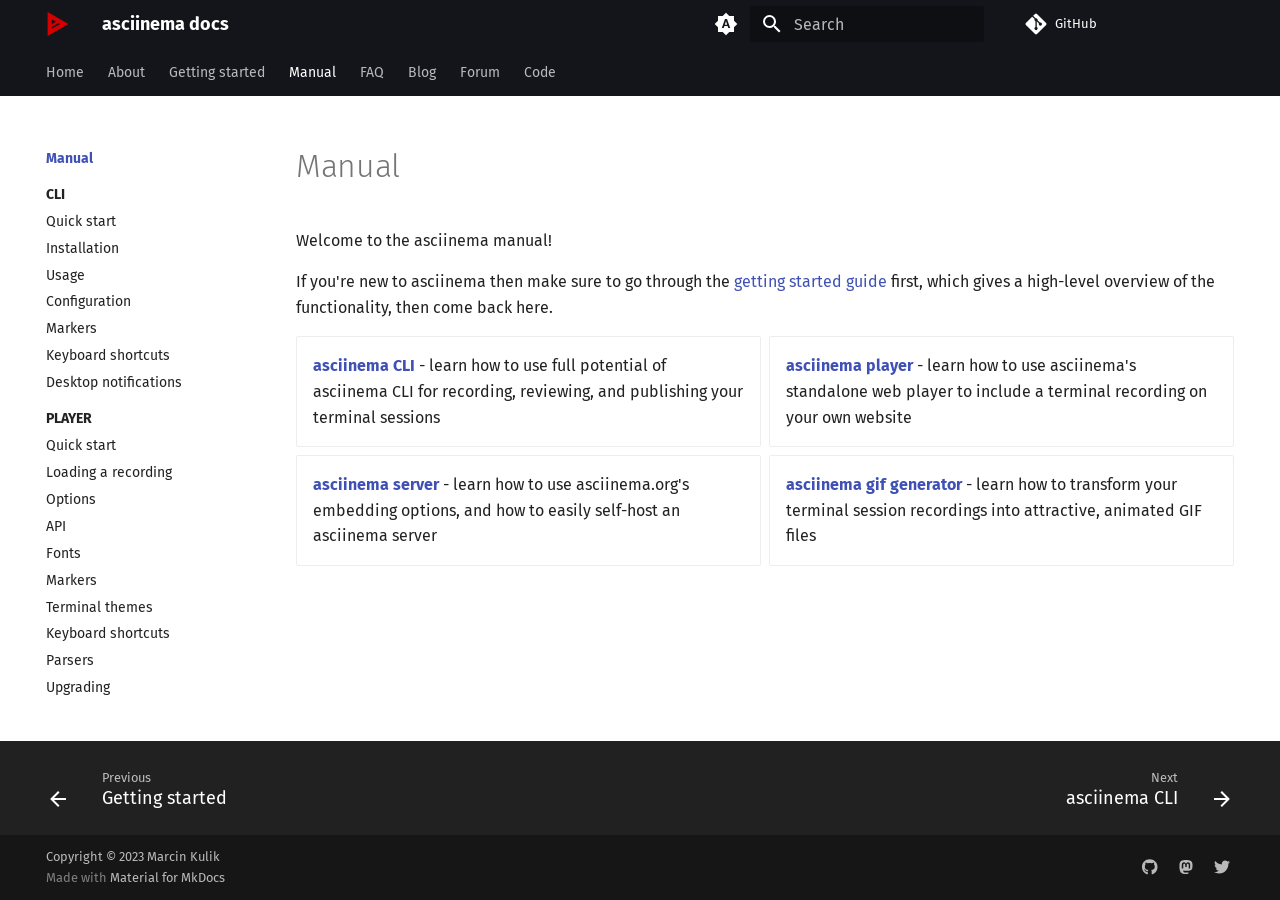
<file: manual/index.html>
<!doctype html>
<html lang="en" class="no-js">
  <head>
    
      <meta charset="utf-8">
      <meta name="viewport" content="width=device-width,initial-scale=1">
      
      
        <meta name="author" content="Marcin Kulik">
      
      
      
        <link rel="prev" href="../getting-started/">
      
      
        <link rel="next" href="cli/">
      
      
      <link rel="icon" href="../assets/logo.svg">
      <meta name="generator" content="mkdocs-1.5.3, mkdocs-material-9.5.6">
    
    
      
        <title>Manual - asciinema docs</title>
      
    
    
      <link rel="stylesheet" href="../assets/stylesheets/main.50c56a3b.min.css">
      
        
        <link rel="stylesheet" href="../assets/stylesheets/palette.06af60db.min.css">
      
      


    
    
      
    
    
      
    
    
      <link rel="stylesheet" href="../stylesheets/player-3.6.4.css">
    
      <link rel="stylesheet" href="../stylesheets/extra.css">
    
      <link rel="stylesheet" href="../stylesheets/fira.css">
    
    <script>__md_scope=new URL("..",location),__md_hash=e=>[...e].reduce((e,_)=>(e<<5)-e+_.charCodeAt(0),0),__md_get=(e,_=localStorage,t=__md_scope)=>JSON.parse(_.getItem(t.pathname+"."+e)),__md_set=(e,_,t=localStorage,a=__md_scope)=>{try{t.setItem(a.pathname+"."+e,JSON.stringify(_))}catch(e){}}</script>
    
      

    
    
    
  </head>
  
  
    
    
      
    
    
    
    
    <body dir="ltr" data-md-color-scheme="default" data-md-color-primary="indigo" data-md-color-accent="indigo">
  
    
    <input class="md-toggle" data-md-toggle="drawer" type="checkbox" id="__drawer" autocomplete="off">
    <input class="md-toggle" data-md-toggle="search" type="checkbox" id="__search" autocomplete="off">
    <label class="md-overlay" for="__drawer"></label>
    <div data-md-component="skip">
      
        
        <a href="#manual" class="md-skip">
          Skip to content
        </a>
      
    </div>
    <div data-md-component="announce">
      
    </div>
    
    
      

<header class="md-header" data-md-component="header">
  <nav class="md-header__inner md-grid" aria-label="Header">
    <a href=".." title="asciinema docs" class="md-header__button md-logo" aria-label="asciinema docs" data-md-component="logo">
      
  <img src="../assets/logo.svg" alt="logo">

    </a>
    <label class="md-header__button md-icon" for="__drawer">
      
      <svg xmlns="http://www.w3.org/2000/svg" viewBox="0 0 24 24"><path d="M3 6h18v2H3V6m0 5h18v2H3v-2m0 5h18v2H3v-2Z"/></svg>
    </label>
    <div class="md-header__title" data-md-component="header-title">
      <div class="md-header__ellipsis">
        <div class="md-header__topic">
          <span class="md-ellipsis">
            asciinema docs
          </span>
        </div>
        <div class="md-header__topic" data-md-component="header-topic">
          <span class="md-ellipsis">
            
              Manual
            
          </span>
        </div>
      </div>
    </div>
    
      
        <form class="md-header__option" data-md-component="palette">
  
    
    
    
    <input class="md-option" data-md-color-media="(prefers-color-scheme)" data-md-color-scheme="default" data-md-color-primary="indigo" data-md-color-accent="indigo"  aria-label="Switch to light mode"  type="radio" name="__palette" id="__palette_0">
    
      <label class="md-header__button md-icon" title="Switch to light mode" for="__palette_1" hidden>
        <svg xmlns="http://www.w3.org/2000/svg" viewBox="0 0 24 24"><path d="m14.3 16-.7-2h-3.2l-.7 2H7.8L11 7h2l3.2 9h-1.9M20 8.69V4h-4.69L12 .69 8.69 4H4v4.69L.69 12 4 15.31V20h4.69L12 23.31 15.31 20H20v-4.69L23.31 12 20 8.69m-9.15 3.96h2.3L12 9l-1.15 3.65Z"/></svg>
      </label>
    
  
    
    
    
    <input class="md-option" data-md-color-media="(prefers-color-scheme: light)" data-md-color-scheme="default" data-md-color-primary="black" data-md-color-accent="indigo"  aria-label="Switch to dark mode"  type="radio" name="__palette" id="__palette_1">
    
      <label class="md-header__button md-icon" title="Switch to dark mode" for="__palette_2" hidden>
        <svg xmlns="http://www.w3.org/2000/svg" viewBox="0 0 24 24"><path d="M12 8a4 4 0 0 0-4 4 4 4 0 0 0 4 4 4 4 0 0 0 4-4 4 4 0 0 0-4-4m0 10a6 6 0 0 1-6-6 6 6 0 0 1 6-6 6 6 0 0 1 6 6 6 6 0 0 1-6 6m8-9.31V4h-4.69L12 .69 8.69 4H4v4.69L.69 12 4 15.31V20h4.69L12 23.31 15.31 20H20v-4.69L23.31 12 20 8.69Z"/></svg>
      </label>
    
  
    
    
    
    <input class="md-option" data-md-color-media="(prefers-color-scheme: dark)" data-md-color-scheme="slate" data-md-color-primary="black" data-md-color-accent="indigo"  aria-label="Switch to system preference"  type="radio" name="__palette" id="__palette_2">
    
      <label class="md-header__button md-icon" title="Switch to system preference" for="__palette_0" hidden>
        <svg xmlns="http://www.w3.org/2000/svg" viewBox="0 0 24 24"><path d="M12 18c-.89 0-1.74-.2-2.5-.55C11.56 16.5 13 14.42 13 12c0-2.42-1.44-4.5-3.5-5.45C10.26 6.2 11.11 6 12 6a6 6 0 0 1 6 6 6 6 0 0 1-6 6m8-9.31V4h-4.69L12 .69 8.69 4H4v4.69L.69 12 4 15.31V20h4.69L12 23.31 15.31 20H20v-4.69L23.31 12 20 8.69Z"/></svg>
      </label>
    
  
</form>
      
    
    
      <script>var media,input,key,value,palette=__md_get("__palette");if(palette&&palette.color){"(prefers-color-scheme)"===palette.color.media&&(media=matchMedia("(prefers-color-scheme: light)"),input=document.querySelector(media.matches?"[data-md-color-media='(prefers-color-scheme: light)']":"[data-md-color-media='(prefers-color-scheme: dark)']"),palette.color.media=input.getAttribute("data-md-color-media"),palette.color.scheme=input.getAttribute("data-md-color-scheme"),palette.color.primary=input.getAttribute("data-md-color-primary"),palette.color.accent=input.getAttribute("data-md-color-accent"));for([key,value]of Object.entries(palette.color))document.body.setAttribute("data-md-color-"+key,value)}</script>
    
    
    
      <label class="md-header__button md-icon" for="__search">
        
        <svg xmlns="http://www.w3.org/2000/svg" viewBox="0 0 24 24"><path d="M9.5 3A6.5 6.5 0 0 1 16 9.5c0 1.61-.59 3.09-1.56 4.23l.27.27h.79l5 5-1.5 1.5-5-5v-.79l-.27-.27A6.516 6.516 0 0 1 9.5 16 6.5 6.5 0 0 1 3 9.5 6.5 6.5 0 0 1 9.5 3m0 2C7 5 5 7 5 9.5S7 14 9.5 14 14 12 14 9.5 12 5 9.5 5Z"/></svg>
      </label>
      <div class="md-search" data-md-component="search" role="dialog">
  <label class="md-search__overlay" for="__search"></label>
  <div class="md-search__inner" role="search">
    <form class="md-search__form" name="search">
      <input type="text" class="md-search__input" name="query" aria-label="Search" placeholder="Search" autocapitalize="off" autocorrect="off" autocomplete="off" spellcheck="false" data-md-component="search-query" required>
      <label class="md-search__icon md-icon" for="__search">
        
        <svg xmlns="http://www.w3.org/2000/svg" viewBox="0 0 24 24"><path d="M9.5 3A6.5 6.5 0 0 1 16 9.5c0 1.61-.59 3.09-1.56 4.23l.27.27h.79l5 5-1.5 1.5-5-5v-.79l-.27-.27A6.516 6.516 0 0 1 9.5 16 6.5 6.5 0 0 1 3 9.5 6.5 6.5 0 0 1 9.5 3m0 2C7 5 5 7 5 9.5S7 14 9.5 14 14 12 14 9.5 12 5 9.5 5Z"/></svg>
        
        <svg xmlns="http://www.w3.org/2000/svg" viewBox="0 0 24 24"><path d="M20 11v2H8l5.5 5.5-1.42 1.42L4.16 12l7.92-7.92L13.5 5.5 8 11h12Z"/></svg>
      </label>
      <nav class="md-search__options" aria-label="Search">
        
        <button type="reset" class="md-search__icon md-icon" title="Clear" aria-label="Clear" tabindex="-1">
          
          <svg xmlns="http://www.w3.org/2000/svg" viewBox="0 0 24 24"><path d="M19 6.41 17.59 5 12 10.59 6.41 5 5 6.41 10.59 12 5 17.59 6.41 19 12 13.41 17.59 19 19 17.59 13.41 12 19 6.41Z"/></svg>
        </button>
      </nav>
      
        <div class="md-search__suggest" data-md-component="search-suggest"></div>
      
    </form>
    <div class="md-search__output">
      <div class="md-search__scrollwrap" data-md-scrollfix>
        <div class="md-search-result" data-md-component="search-result">
          <div class="md-search-result__meta">
            Initializing search
          </div>
          <ol class="md-search-result__list" role="presentation"></ol>
        </div>
      </div>
    </div>
  </div>
</div>
    
    
      <div class="md-header__source">
        <a href="https://github.com/asciinema/asciinema" title="Go to repository" class="md-source" data-md-component="source">
  <div class="md-source__icon md-icon">
    
    <svg xmlns="http://www.w3.org/2000/svg" viewBox="0 0 448 512"><!--! Font Awesome Free 6.5.1 by @fontawesome - https://fontawesome.com License - https://fontawesome.com/license/free (Icons: CC BY 4.0, Fonts: SIL OFL 1.1, Code: MIT License) Copyright 2023 Fonticons, Inc.--><path d="M439.55 236.05 244 40.45a28.87 28.87 0 0 0-40.81 0l-40.66 40.63 51.52 51.52c27.06-9.14 52.68 16.77 43.39 43.68l49.66 49.66c34.23-11.8 61.18 31 35.47 56.69-26.49 26.49-70.21-2.87-56-37.34L240.22 199v121.85c25.3 12.54 22.26 41.85 9.08 55a34.34 34.34 0 0 1-48.55 0c-17.57-17.6-11.07-46.91 11.25-56v-123c-20.8-8.51-24.6-30.74-18.64-45L142.57 101 8.45 235.14a28.86 28.86 0 0 0 0 40.81l195.61 195.6a28.86 28.86 0 0 0 40.8 0l194.69-194.69a28.86 28.86 0 0 0 0-40.81z"/></svg>
  </div>
  <div class="md-source__repository">
    GitHub
  </div>
</a>
      </div>
    
  </nav>
  
</header>
    
    <div class="md-container" data-md-component="container">
      
      
        
          
            
<nav class="md-tabs" aria-label="Tabs" data-md-component="tabs">
  <div class="md-grid">
    <ul class="md-tabs__list">
      
        
  
  
  
    <li class="md-tabs__item">
      <a href=".." class="md-tabs__link">
        
  
    
  
  Home

      </a>
    </li>
  

      
        
  
  
  
    
    
      <li class="md-tabs__item">
        <a href="../history/" class="md-tabs__link">
          
  
    
  
  About

        </a>
      </li>
    
  

      
        
  
  
  
    <li class="md-tabs__item">
      <a href="../getting-started/" class="md-tabs__link">
        
  
    
  
  Getting started

      </a>
    </li>
  

      
        
  
  
    
  
  
    
    
      <li class="md-tabs__item md-tabs__item--active">
        <a href="./" class="md-tabs__link">
          
  
    
  
  Manual

        </a>
      </li>
    
  

      
        
  
  
  
    <li class="md-tabs__item">
      <a href="../faq/" class="md-tabs__link">
        
  
    
  
  FAQ

      </a>
    </li>
  

      
        
  
  
  
    <li class="md-tabs__item">
      <a href="https://blog.asciinema.org" class="md-tabs__link">
        
  
    
  
  Blog

      </a>
    </li>
  

      
        
  
  
  
    <li class="md-tabs__item">
      <a href="https://discourse.asciinema.org" class="md-tabs__link">
        
  
    
  
  Forum

      </a>
    </li>
  

      
        
  
  
  
    <li class="md-tabs__item">
      <a href="https://github.com/asciinema" class="md-tabs__link">
        
  
    
  
  Code

      </a>
    </li>
  

      
    </ul>
  </div>
</nav>
          
        
      
      <main class="md-main" data-md-component="main">
        <div class="md-main__inner md-grid">
          
            
              
                
              
              <div class="md-sidebar md-sidebar--primary" data-md-component="sidebar" data-md-type="navigation" >
                <div class="md-sidebar__scrollwrap">
                  <div class="md-sidebar__inner">
                    


  


<nav class="md-nav md-nav--primary md-nav--lifted" aria-label="Navigation" data-md-level="0">
  <label class="md-nav__title" for="__drawer">
    <a href=".." title="asciinema docs" class="md-nav__button md-logo" aria-label="asciinema docs" data-md-component="logo">
      
  <img src="../assets/logo.svg" alt="logo">

    </a>
    asciinema docs
  </label>
  
    <div class="md-nav__source">
      <a href="https://github.com/asciinema/asciinema" title="Go to repository" class="md-source" data-md-component="source">
  <div class="md-source__icon md-icon">
    
    <svg xmlns="http://www.w3.org/2000/svg" viewBox="0 0 448 512"><!--! Font Awesome Free 6.5.1 by @fontawesome - https://fontawesome.com License - https://fontawesome.com/license/free (Icons: CC BY 4.0, Fonts: SIL OFL 1.1, Code: MIT License) Copyright 2023 Fonticons, Inc.--><path d="M439.55 236.05 244 40.45a28.87 28.87 0 0 0-40.81 0l-40.66 40.63 51.52 51.52c27.06-9.14 52.68 16.77 43.39 43.68l49.66 49.66c34.23-11.8 61.18 31 35.47 56.69-26.49 26.49-70.21-2.87-56-37.34L240.22 199v121.85c25.3 12.54 22.26 41.85 9.08 55a34.34 34.34 0 0 1-48.55 0c-17.57-17.6-11.07-46.91 11.25-56v-123c-20.8-8.51-24.6-30.74-18.64-45L142.57 101 8.45 235.14a28.86 28.86 0 0 0 0 40.81l195.61 195.6a28.86 28.86 0 0 0 40.8 0l194.69-194.69a28.86 28.86 0 0 0 0-40.81z"/></svg>
  </div>
  <div class="md-source__repository">
    GitHub
  </div>
</a>
    </div>
  
  <ul class="md-nav__list" data-md-scrollfix>
    
      
      
  
  
  
  
    <li class="md-nav__item">
      <a href=".." class="md-nav__link">
        
  
  <span class="md-ellipsis">
    Home
  </span>
  

      </a>
    </li>
  

    
      
      
  
  
  
  
    
    
      
        
      
        
      
        
      
        
      
        
      
        
      
    
    
    
    
      
      
    
    <li class="md-nav__item md-nav__item--section md-nav__item--nested">
      
        
        
        
        <input class="md-nav__toggle md-toggle " type="checkbox" id="__nav_2" >
        
          
          <label class="md-nav__link" for="__nav_2" id="__nav_2_label" tabindex="">
            
  
  <span class="md-ellipsis">
    About
  </span>
  

            <span class="md-nav__icon md-icon"></span>
          </label>
        
        <nav class="md-nav" data-md-level="1" aria-labelledby="__nav_2_label" aria-expanded="false">
          <label class="md-nav__title" for="__nav_2">
            <span class="md-nav__icon md-icon"></span>
            About
          </label>
          <ul class="md-nav__list" data-md-scrollfix>
            
              
                
  
  
  
  
    <li class="md-nav__item">
      <a href="../history/" class="md-nav__link">
        
  
  <span class="md-ellipsis">
    History
  </span>
  

      </a>
    </li>
  

              
            
              
                
  
  
  
  
    <li class="md-nav__item">
      <a href="../how-it-works/" class="md-nav__link">
        
  
  <span class="md-ellipsis">
    How it works
  </span>
  

      </a>
    </li>
  

              
            
              
                
  
  
  
  
    <li class="md-nav__item">
      <a href="../community/" class="md-nav__link">
        
  
  <span class="md-ellipsis">
    Community
  </span>
  

      </a>
    </li>
  

              
            
              
                
  
  
  
  
    <li class="md-nav__item">
      <a href="../integrations/" class="md-nav__link">
        
  
  <span class="md-ellipsis">
    Integrations
  </span>
  

      </a>
    </li>
  

              
            
              
                
  
  
  
  
    <li class="md-nav__item">
      <a href="../donations/" class="md-nav__link">
        
  
  <span class="md-ellipsis">
    Donations
  </span>
  

      </a>
    </li>
  

              
            
              
                
  
  
  
  
    <li class="md-nav__item">
      <a href="../consulting/" class="md-nav__link">
        
  
  <span class="md-ellipsis">
    Consulting
  </span>
  

      </a>
    </li>
  

              
            
          </ul>
        </nav>
      
    </li>
  

    
      
      
  
  
  
  
    <li class="md-nav__item">
      <a href="../getting-started/" class="md-nav__link">
        
  
  <span class="md-ellipsis">
    Getting started
  </span>
  

      </a>
    </li>
  

    
      
      
  
  
    
  
  
  
    
    
      
        
          
        
      
        
      
        
      
        
      
        
      
        
      
    
    
    
    
      
      
    
    <li class="md-nav__item md-nav__item--active md-nav__item--section md-nav__item--nested">
      
        
        
        
        <input class="md-nav__toggle md-toggle " type="checkbox" id="__nav_4" checked>
        
          
          
          <div class="md-nav__link md-nav__container">
            <a href="./" class="md-nav__link md-nav__link--active">
              
  
  <span class="md-ellipsis">
    Manual
  </span>
  

            </a>
            
              
              <label class="md-nav__link md-nav__link--active" for="__nav_4" id="__nav_4_label" tabindex="">
                <span class="md-nav__icon md-icon"></span>
              </label>
            
          </div>
        
        <nav class="md-nav" data-md-level="1" aria-labelledby="__nav_4_label" aria-expanded="true">
          <label class="md-nav__title" for="__nav_4">
            <span class="md-nav__icon md-icon"></span>
            Manual
          </label>
          <ul class="md-nav__list" data-md-scrollfix>
            
              
            
              
                
  
  
  
  
    
    
      
        
          
        
      
        
      
        
      
        
      
        
      
        
      
        
      
        
      
    
    
    
    
      
      
    
    <li class="md-nav__item md-nav__item--section md-nav__item--nested">
      
        
        
        
        <input class="md-nav__toggle md-toggle " type="checkbox" id="__nav_4_2" >
        
          
          
          <div class="md-nav__link md-nav__container">
            <a href="cli/" class="md-nav__link ">
              
  
  <span class="md-ellipsis">
    CLI
  </span>
  

            </a>
            
              
              <label class="md-nav__link " for="__nav_4_2" id="__nav_4_2_label" tabindex="">
                <span class="md-nav__icon md-icon"></span>
              </label>
            
          </div>
        
        <nav class="md-nav" data-md-level="2" aria-labelledby="__nav_4_2_label" aria-expanded="false">
          <label class="md-nav__title" for="__nav_4_2">
            <span class="md-nav__icon md-icon"></span>
            CLI
          </label>
          <ul class="md-nav__list" data-md-scrollfix>
            
              
            
              
                
  
  
  
  
    <li class="md-nav__item">
      <a href="cli/quick-start/" class="md-nav__link">
        
  
  <span class="md-ellipsis">
    Quick start
  </span>
  

      </a>
    </li>
  

              
            
              
                
  
  
  
  
    <li class="md-nav__item">
      <a href="cli/installation/" class="md-nav__link">
        
  
  <span class="md-ellipsis">
    Installation
  </span>
  

      </a>
    </li>
  

              
            
              
                
  
  
  
  
    <li class="md-nav__item">
      <a href="cli/usage/" class="md-nav__link">
        
  
  <span class="md-ellipsis">
    Usage
  </span>
  

      </a>
    </li>
  

              
            
              
                
  
  
  
  
    <li class="md-nav__item">
      <a href="cli/configuration/" class="md-nav__link">
        
  
  <span class="md-ellipsis">
    Configuration
  </span>
  

      </a>
    </li>
  

              
            
              
                
  
  
  
  
    <li class="md-nav__item">
      <a href="cli/markers/" class="md-nav__link">
        
  
  <span class="md-ellipsis">
    Markers
  </span>
  

      </a>
    </li>
  

              
            
              
                
  
  
  
  
    <li class="md-nav__item">
      <a href="cli/shortcuts/" class="md-nav__link">
        
  
  <span class="md-ellipsis">
    Keyboard shortcuts
  </span>
  

      </a>
    </li>
  

              
            
              
                
  
  
  
  
    <li class="md-nav__item">
      <a href="cli/desktop-notifications/" class="md-nav__link">
        
  
  <span class="md-ellipsis">
    Desktop notifications
  </span>
  

      </a>
    </li>
  

              
            
          </ul>
        </nav>
      
    </li>
  

              
            
              
                
  
  
  
  
    
    
      
        
          
        
      
        
      
        
      
        
      
        
      
        
      
        
      
        
      
        
      
        
      
        
      
    
    
    
    
      
      
    
    <li class="md-nav__item md-nav__item--section md-nav__item--nested">
      
        
        
        
        <input class="md-nav__toggle md-toggle " type="checkbox" id="__nav_4_3" >
        
          
          
          <div class="md-nav__link md-nav__container">
            <a href="player/" class="md-nav__link ">
              
  
  <span class="md-ellipsis">
    PLAYER
  </span>
  

            </a>
            
              
              <label class="md-nav__link " for="__nav_4_3" id="__nav_4_3_label" tabindex="">
                <span class="md-nav__icon md-icon"></span>
              </label>
            
          </div>
        
        <nav class="md-nav" data-md-level="2" aria-labelledby="__nav_4_3_label" aria-expanded="false">
          <label class="md-nav__title" for="__nav_4_3">
            <span class="md-nav__icon md-icon"></span>
            PLAYER
          </label>
          <ul class="md-nav__list" data-md-scrollfix>
            
              
            
              
                
  
  
  
  
    <li class="md-nav__item">
      <a href="player/quick-start/" class="md-nav__link">
        
  
  <span class="md-ellipsis">
    Quick start
  </span>
  

      </a>
    </li>
  

              
            
              
                
  
  
  
  
    <li class="md-nav__item">
      <a href="player/loading/" class="md-nav__link">
        
  
  <span class="md-ellipsis">
    Loading a recording
  </span>
  

      </a>
    </li>
  

              
            
              
                
  
  
  
  
    <li class="md-nav__item">
      <a href="player/options/" class="md-nav__link">
        
  
  <span class="md-ellipsis">
    Options
  </span>
  

      </a>
    </li>
  

              
            
              
                
  
  
  
  
    <li class="md-nav__item">
      <a href="player/api/" class="md-nav__link">
        
  
  <span class="md-ellipsis">
    API
  </span>
  

      </a>
    </li>
  

              
            
              
                
  
  
  
  
    <li class="md-nav__item">
      <a href="player/fonts/" class="md-nav__link">
        
  
  <span class="md-ellipsis">
    Fonts
  </span>
  

      </a>
    </li>
  

              
            
              
                
  
  
  
  
    <li class="md-nav__item">
      <a href="player/markers/" class="md-nav__link">
        
  
  <span class="md-ellipsis">
    Markers
  </span>
  

      </a>
    </li>
  

              
            
              
                
  
  
  
  
    <li class="md-nav__item">
      <a href="player/themes/" class="md-nav__link">
        
  
  <span class="md-ellipsis">
    Terminal themes
  </span>
  

      </a>
    </li>
  

              
            
              
                
  
  
  
  
    <li class="md-nav__item">
      <a href="player/shortcuts/" class="md-nav__link">
        
  
  <span class="md-ellipsis">
    Keyboard shortcuts
  </span>
  

      </a>
    </li>
  

              
            
              
                
  
  
  
  
    <li class="md-nav__item">
      <a href="player/parsers/" class="md-nav__link">
        
  
  <span class="md-ellipsis">
    Parsers
  </span>
  

      </a>
    </li>
  

              
            
              
                
  
  
  
  
    <li class="md-nav__item">
      <a href="player/upgrading/" class="md-nav__link">
        
  
  <span class="md-ellipsis">
    Upgrading
  </span>
  

      </a>
    </li>
  

              
            
          </ul>
        </nav>
      
    </li>
  

              
            
              
                
  
  
  
  
    
    
      
        
          
        
      
        
      
        
      
        
      
    
    
    
    
      
      
    
    <li class="md-nav__item md-nav__item--section md-nav__item--nested">
      
        
        
        
        <input class="md-nav__toggle md-toggle " type="checkbox" id="__nav_4_4" >
        
          
          
          <div class="md-nav__link md-nav__container">
            <a href="server/" class="md-nav__link ">
              
  
  <span class="md-ellipsis">
    SERVER
  </span>
  

            </a>
            
              
              <label class="md-nav__link " for="__nav_4_4" id="__nav_4_4_label" tabindex="">
                <span class="md-nav__icon md-icon"></span>
              </label>
            
          </div>
        
        <nav class="md-nav" data-md-level="2" aria-labelledby="__nav_4_4_label" aria-expanded="false">
          <label class="md-nav__title" for="__nav_4_4">
            <span class="md-nav__icon md-icon"></span>
            SERVER
          </label>
          <ul class="md-nav__list" data-md-scrollfix>
            
              
            
              
                
  
  
  
  
    <li class="md-nav__item">
      <a href="server/sharing/" class="md-nav__link">
        
  
  <span class="md-ellipsis">
    Sharing
  </span>
  

      </a>
    </li>
  

              
            
              
                
  
  
  
  
    <li class="md-nav__item">
      <a href="server/embedding/" class="md-nav__link">
        
  
  <span class="md-ellipsis">
    Embedding
  </span>
  

      </a>
    </li>
  

              
            
              
                
  
  
  
  
    
    
      
        
          
        
      
        
      
        
      
        
      
        
      
        
      
    
    
    
    
    <li class="md-nav__item md-nav__item--nested">
      
        
        
        
        <input class="md-nav__toggle md-toggle " type="checkbox" id="__nav_4_4_4" >
        
          
          
          <div class="md-nav__link md-nav__container">
            <a href="server/self-hosting/" class="md-nav__link ">
              
  
  <span class="md-ellipsis">
    Self-hosting
  </span>
  

            </a>
            
              
              <label class="md-nav__link " for="__nav_4_4_4" id="__nav_4_4_4_label" tabindex="0">
                <span class="md-nav__icon md-icon"></span>
              </label>
            
          </div>
        
        <nav class="md-nav" data-md-level="3" aria-labelledby="__nav_4_4_4_label" aria-expanded="false">
          <label class="md-nav__title" for="__nav_4_4_4">
            <span class="md-nav__icon md-icon"></span>
            Self-hosting
          </label>
          <ul class="md-nav__list" data-md-scrollfix>
            
              
            
              
                
  
  
  
  
    <li class="md-nav__item">
      <a href="server/self-hosting/quick-start/" class="md-nav__link">
        
  
  <span class="md-ellipsis">
    Quick start
  </span>
  

      </a>
    </li>
  

              
            
              
                
  
  
  
  
    <li class="md-nav__item">
      <a href="server/self-hosting/configuration/" class="md-nav__link">
        
  
  <span class="md-ellipsis">
    Configuration
  </span>
  

      </a>
    </li>
  

              
            
              
                
  
  
  
  
    <li class="md-nav__item">
      <a href="server/self-hosting/upgrading/" class="md-nav__link">
        
  
  <span class="md-ellipsis">
    Upgrading
  </span>
  

      </a>
    </li>
  

              
            
              
                
  
  
  
  
    <li class="md-nav__item">
      <a href="server/self-hosting/admin/" class="md-nav__link">
        
  
  <span class="md-ellipsis">
    Administration
  </span>
  

      </a>
    </li>
  

              
            
              
                
  
  
  
  
    <li class="md-nav__item">
      <a href="server/self-hosting/customization/" class="md-nav__link">
        
  
  <span class="md-ellipsis">
    Customization
  </span>
  

      </a>
    </li>
  

              
            
          </ul>
        </nav>
      
    </li>
  

              
            
          </ul>
        </nav>
      
    </li>
  

              
            
              
                
  
  
  
  
    
    
      
        
          
        
      
        
      
        
      
    
    
    
    
      
      
    
    <li class="md-nav__item md-nav__item--section md-nav__item--nested">
      
        
        
        
        <input class="md-nav__toggle md-toggle " type="checkbox" id="__nav_4_5" >
        
          
          
          <div class="md-nav__link md-nav__container">
            <a href="agg/" class="md-nav__link ">
              
  
  <span class="md-ellipsis">
    AGG
  </span>
  

            </a>
            
              
              <label class="md-nav__link " for="__nav_4_5" id="__nav_4_5_label" tabindex="">
                <span class="md-nav__icon md-icon"></span>
              </label>
            
          </div>
        
        <nav class="md-nav" data-md-level="2" aria-labelledby="__nav_4_5_label" aria-expanded="false">
          <label class="md-nav__title" for="__nav_4_5">
            <span class="md-nav__icon md-icon"></span>
            AGG
          </label>
          <ul class="md-nav__list" data-md-scrollfix>
            
              
            
              
                
  
  
  
  
    <li class="md-nav__item">
      <a href="agg/installation/" class="md-nav__link">
        
  
  <span class="md-ellipsis">
    Installation
  </span>
  

      </a>
    </li>
  

              
            
              
                
  
  
  
  
    <li class="md-nav__item">
      <a href="agg/usage/" class="md-nav__link">
        
  
  <span class="md-ellipsis">
    Usage
  </span>
  

      </a>
    </li>
  

              
            
          </ul>
        </nav>
      
    </li>
  

              
            
              
                
  
  
  
  
    
    
      
        
      
        
      
    
    
    
    
      
      
    
    <li class="md-nav__item md-nav__item--section md-nav__item--nested">
      
        
        
        
        <input class="md-nav__toggle md-toggle " type="checkbox" id="__nav_4_6" >
        
          
          <label class="md-nav__link" for="__nav_4_6" id="__nav_4_6_label" tabindex="">
            
  
  <span class="md-ellipsis">
    FILE FORMAT
  </span>
  

            <span class="md-nav__icon md-icon"></span>
          </label>
        
        <nav class="md-nav" data-md-level="2" aria-labelledby="__nav_4_6_label" aria-expanded="false">
          <label class="md-nav__title" for="__nav_4_6">
            <span class="md-nav__icon md-icon"></span>
            FILE FORMAT
          </label>
          <ul class="md-nav__list" data-md-scrollfix>
            
              
                
  
  
  
  
    <li class="md-nav__item">
      <a href="asciicast/v2/" class="md-nav__link">
        
  
  <span class="md-ellipsis">
    asciicast v2
  </span>
  

      </a>
    </li>
  

              
            
              
                
  
  
  
  
    <li class="md-nav__item">
      <a href="asciicast/v1/" class="md-nav__link">
        
  
  <span class="md-ellipsis">
    asciicast v1
  </span>
  

      </a>
    </li>
  

              
            
          </ul>
        </nav>
      
    </li>
  

              
            
          </ul>
        </nav>
      
    </li>
  

    
      
      
  
  
  
  
    <li class="md-nav__item">
      <a href="../faq/" class="md-nav__link">
        
  
  <span class="md-ellipsis">
    FAQ
  </span>
  

      </a>
    </li>
  

    
      
      
  
  
  
  
    <li class="md-nav__item">
      <a href="https://blog.asciinema.org" class="md-nav__link">
        
  
  <span class="md-ellipsis">
    Blog
  </span>
  

      </a>
    </li>
  

    
      
      
  
  
  
  
    <li class="md-nav__item">
      <a href="https://discourse.asciinema.org" class="md-nav__link">
        
  
  <span class="md-ellipsis">
    Forum
  </span>
  

      </a>
    </li>
  

    
      
      
  
  
  
  
    <li class="md-nav__item">
      <a href="https://github.com/asciinema" class="md-nav__link">
        
  
  <span class="md-ellipsis">
    Code
  </span>
  

      </a>
    </li>
  

    
  </ul>
</nav>
                  </div>
                </div>
              </div>
            
            
              
                
              
              <div class="md-sidebar md-sidebar--secondary" data-md-component="sidebar" data-md-type="toc" hidden>
                <div class="md-sidebar__scrollwrap">
                  <div class="md-sidebar__inner">
                    

<nav class="md-nav md-nav--secondary" aria-label="Table of contents">
  
  
  
    
  
  
</nav>
                  </div>
                </div>
              </div>
            
          
          
            <div class="md-content" data-md-component="content">
              <article class="md-content__inner md-typeset">
                
                  

  
  


<h1 id="manual">Manual<a class="headerlink" href="#manual" title="Permanent link">&para;</a></h1>
<p>Welcome to the asciinema manual!</p>
<p>If you're new to asciinema then make sure to go through the <a href="../getting-started/">getting started
guide</a> first, which gives a high-level overview of the
functionality, then come back here.</p>
<div class="grid cards">
<ul>
<li><strong><a href="cli/">asciinema CLI</a></strong> - learn how to use full potential of asciinema CLI for recording, reviewing, and publishing your terminal sessions</li>
<li><strong><a href="player/">asciinema player</a></strong> - learn how to use asciinema's standalone web player to include a terminal recording on your own website</li>
<li><strong><a href="server/">asciinema server</a></strong> - learn how to use asciinema.org's embedding options, and how to easily self-host an asciinema server</li>
<li><strong><a href="agg/">asciinema gif generator</a></strong> - learn how to transform your terminal session recordings into attractive, animated GIF files</li>
</ul>
</div>







  
  




  



                
              </article>
            </div>
          
          
  <script>var tabs=__md_get("__tabs");if(Array.isArray(tabs))e:for(var set of document.querySelectorAll(".tabbed-set")){var tab,labels=set.querySelector(".tabbed-labels");for(tab of tabs)for(var label of labels.getElementsByTagName("label"))if(label.innerText.trim()===tab){var input=document.getElementById(label.htmlFor);input.checked=!0;continue e}}</script>

<script>var target=document.getElementById(location.hash.slice(1));target&&target.name&&(target.checked=target.name.startsWith("__tabbed_"))</script>
        </div>
        
          <button type="button" class="md-top md-icon" data-md-component="top" hidden>
  
  <svg xmlns="http://www.w3.org/2000/svg" viewBox="0 0 24 24"><path d="M13 20h-2V8l-5.5 5.5-1.42-1.42L12 4.16l7.92 7.92-1.42 1.42L13 8v12Z"/></svg>
  Back to top
</button>
        
      </main>
      
        <footer class="md-footer">
  
    
      
        
      
      <nav class="md-footer__inner md-grid" aria-label="Footer" >
        
          
          <a href="../getting-started/" class="md-footer__link md-footer__link--prev" aria-label="Previous: Getting started">
            <div class="md-footer__button md-icon">
              
              <svg xmlns="http://www.w3.org/2000/svg" viewBox="0 0 24 24"><path d="M20 11v2H8l5.5 5.5-1.42 1.42L4.16 12l7.92-7.92L13.5 5.5 8 11h12Z"/></svg>
            </div>
            <div class="md-footer__title">
              <span class="md-footer__direction">
                Previous
              </span>
              <div class="md-ellipsis">
                Getting started
              </div>
            </div>
          </a>
        
        
          
          <a href="cli/" class="md-footer__link md-footer__link--next" aria-label="Next: asciinema CLI">
            <div class="md-footer__title">
              <span class="md-footer__direction">
                Next
              </span>
              <div class="md-ellipsis">
                asciinema CLI
              </div>
            </div>
            <div class="md-footer__button md-icon">
              
              <svg xmlns="http://www.w3.org/2000/svg" viewBox="0 0 24 24"><path d="M4 11v2h12l-5.5 5.5 1.42 1.42L19.84 12l-7.92-7.92L10.5 5.5 16 11H4Z"/></svg>
            </div>
          </a>
        
      </nav>
    
  
  <div class="md-footer-meta md-typeset">
    <div class="md-footer-meta__inner md-grid">
      <div class="md-copyright">
  
    <div class="md-copyright__highlight">
      Copyright &copy; 2023 Marcin Kulik
    </div>
  
  
    Made with
    <a href="https://squidfunk.github.io/mkdocs-material/" target="_blank" rel="noopener">
      Material for MkDocs
    </a>
  
</div>
      
        <div class="md-social">
  
    
    
    
    
    <a href="https://github.com/asciinema" target="_blank" rel="noopener" title="asciinema on Github" class="md-social__link">
      <svg xmlns="http://www.w3.org/2000/svg" viewBox="0 0 496 512"><!--! Font Awesome Free 6.5.1 by @fontawesome - https://fontawesome.com License - https://fontawesome.com/license/free (Icons: CC BY 4.0, Fonts: SIL OFL 1.1, Code: MIT License) Copyright 2023 Fonticons, Inc.--><path d="M165.9 397.4c0 2-2.3 3.6-5.2 3.6-3.3.3-5.6-1.3-5.6-3.6 0-2 2.3-3.6 5.2-3.6 3-.3 5.6 1.3 5.6 3.6zm-31.1-4.5c-.7 2 1.3 4.3 4.3 4.9 2.6 1 5.6 0 6.2-2s-1.3-4.3-4.3-5.2c-2.6-.7-5.5.3-6.2 2.3zm44.2-1.7c-2.9.7-4.9 2.6-4.6 4.9.3 2 2.9 3.3 5.9 2.6 2.9-.7 4.9-2.6 4.6-4.6-.3-1.9-3-3.2-5.9-2.9zM244.8 8C106.1 8 0 113.3 0 252c0 110.9 69.8 205.8 169.5 239.2 12.8 2.3 17.3-5.6 17.3-12.1 0-6.2-.3-40.4-.3-61.4 0 0-70 15-84.7-29.8 0 0-11.4-29.1-27.8-36.6 0 0-22.9-15.7 1.6-15.4 0 0 24.9 2 38.6 25.8 21.9 38.6 58.6 27.5 72.9 20.9 2.3-16 8.8-27.1 16-33.7-55.9-6.2-112.3-14.3-112.3-110.5 0-27.5 7.6-41.3 23.6-58.9-2.6-6.5-11.1-33.3 2.6-67.9 20.9-6.5 69 27 69 27 20-5.6 41.5-8.5 62.8-8.5s42.8 2.9 62.8 8.5c0 0 48.1-33.6 69-27 13.7 34.7 5.2 61.4 2.6 67.9 16 17.7 25.8 31.5 25.8 58.9 0 96.5-58.9 104.2-114.8 110.5 9.2 7.9 17 22.9 17 46.4 0 33.7-.3 75.4-.3 83.6 0 6.5 4.6 14.4 17.3 12.1C428.2 457.8 496 362.9 496 252 496 113.3 383.5 8 244.8 8zM97.2 352.9c-1.3 1-1 3.3.7 5.2 1.6 1.6 3.9 2.3 5.2 1 1.3-1 1-3.3-.7-5.2-1.6-1.6-3.9-2.3-5.2-1zm-10.8-8.1c-.7 1.3.3 2.9 2.3 3.9 1.6 1 3.6.7 4.3-.7.7-1.3-.3-2.9-2.3-3.9-2-.6-3.6-.3-4.3.7zm32.4 35.6c-1.6 1.3-1 4.3 1.3 6.2 2.3 2.3 5.2 2.6 6.5 1 1.3-1.3.7-4.3-1.3-6.2-2.2-2.3-5.2-2.6-6.5-1zm-11.4-14.7c-1.6 1-1.6 3.6 0 5.9 1.6 2.3 4.3 3.3 5.6 2.3 1.6-1.3 1.6-3.9 0-6.2-1.4-2.3-4-3.3-5.6-2z"/></svg>
    </a>
  
    
    
      
    
    
    
    <a href="https://fosstodon.org/@asciinema" target="_blank" rel="noopener me" title="asciinema on Mastodon" class="md-social__link">
      <svg xmlns="http://www.w3.org/2000/svg" viewBox="0 0 448 512"><!--! Font Awesome Free 6.5.1 by @fontawesome - https://fontawesome.com License - https://fontawesome.com/license/free (Icons: CC BY 4.0, Fonts: SIL OFL 1.1, Code: MIT License) Copyright 2023 Fonticons, Inc.--><path d="M433 179.11c0-97.2-63.71-125.7-63.71-125.7-62.52-28.7-228.56-28.4-290.48 0 0 0-63.72 28.5-63.72 125.7 0 115.7-6.6 259.4 105.63 289.1 40.51 10.7 75.32 13 103.33 11.4 50.81-2.8 79.32-18.1 79.32-18.1l-1.7-36.9s-36.31 11.4-77.12 10.1c-40.41-1.4-83-4.4-89.63-54a102.54 102.54 0 0 1-.9-13.9c85.63 20.9 158.65 9.1 178.75 6.7 56.12-6.7 105-41.3 111.23-72.9 9.8-49.8 9-121.5 9-121.5zm-75.12 125.2h-46.63v-114.2c0-49.7-64-51.6-64 6.9v62.5h-46.33V197c0-58.5-64-56.6-64-6.9v114.2H90.19c0-122.1-5.2-147.9 18.41-175 25.9-28.9 79.82-30.8 103.83 6.1l11.6 19.5 11.6-19.5c24.11-37.1 78.12-34.8 103.83-6.1 23.71 27.3 18.4 53 18.4 175z"/></svg>
    </a>
  
    
    
    
    
    <a href="https://twitter.com/asciinema" target="_blank" rel="noopener" title="asciinema on X (Twitter)" class="md-social__link">
      <svg xmlns="http://www.w3.org/2000/svg" viewBox="0 0 512 512"><!--! Font Awesome Free 6.5.1 by @fontawesome - https://fontawesome.com License - https://fontawesome.com/license/free (Icons: CC BY 4.0, Fonts: SIL OFL 1.1, Code: MIT License) Copyright 2023 Fonticons, Inc.--><path d="M459.37 151.716c.325 4.548.325 9.097.325 13.645 0 138.72-105.583 298.558-298.558 298.558-59.452 0-114.68-17.219-161.137-47.106 8.447.974 16.568 1.299 25.34 1.299 49.055 0 94.213-16.568 130.274-44.832-46.132-.975-84.792-31.188-98.112-72.772 6.498.974 12.995 1.624 19.818 1.624 9.421 0 18.843-1.3 27.614-3.573-48.081-9.747-84.143-51.98-84.143-102.985v-1.299c13.969 7.797 30.214 12.67 47.431 13.319-28.264-18.843-46.781-51.005-46.781-87.391 0-19.492 5.197-37.36 14.294-52.954 51.655 63.675 129.3 105.258 216.365 109.807-1.624-7.797-2.599-15.918-2.599-24.04 0-57.828 46.782-104.934 104.934-104.934 30.213 0 57.502 12.67 76.67 33.137 23.715-4.548 46.456-13.32 66.599-25.34-7.798 24.366-24.366 44.833-46.132 57.827 21.117-2.273 41.584-8.122 60.426-16.243-14.292 20.791-32.161 39.308-52.628 54.253z"/></svg>
    </a>
  
</div>
      
    </div>
  </div>
</footer>
      
    </div>
    <div class="md-dialog" data-md-component="dialog">
      <div class="md-dialog__inner md-typeset"></div>
    </div>
    
      <div class="md-progress" data-md-component="progress" role="progressbar"></div>
    
    
    <script id="__config" type="application/json">{"base": "..", "features": ["navigation.tabs", "navigation.instant", "navigation.instant.progress", "navigation.sections", "navigation.indexes", "navigation.top", "navigation.footer", "search.suggest", "search.highlight", "content.tabs.link", "content.code.annotation", "content.code.copy"], "search": "../assets/javascripts/workers/search.b8dbb3d2.min.js", "translations": {"clipboard.copied": "Copied to clipboard", "clipboard.copy": "Copy to clipboard", "search.result.more.one": "1 more on this page", "search.result.more.other": "# more on this page", "search.result.none": "No matching documents", "search.result.one": "1 matching document", "search.result.other": "# matching documents", "search.result.placeholder": "Type to start searching", "search.result.term.missing": "Missing", "select.version": "Select version"}}</script>
    
    
      <script src="../assets/javascripts/bundle.e1c3ead8.min.js"></script>
      
        <script src="../javascripts/player-3.6.4.min.js"></script>
      
        <script src="../javascripts/extra.js"></script>
      
    
  </body>
</html>
</file>
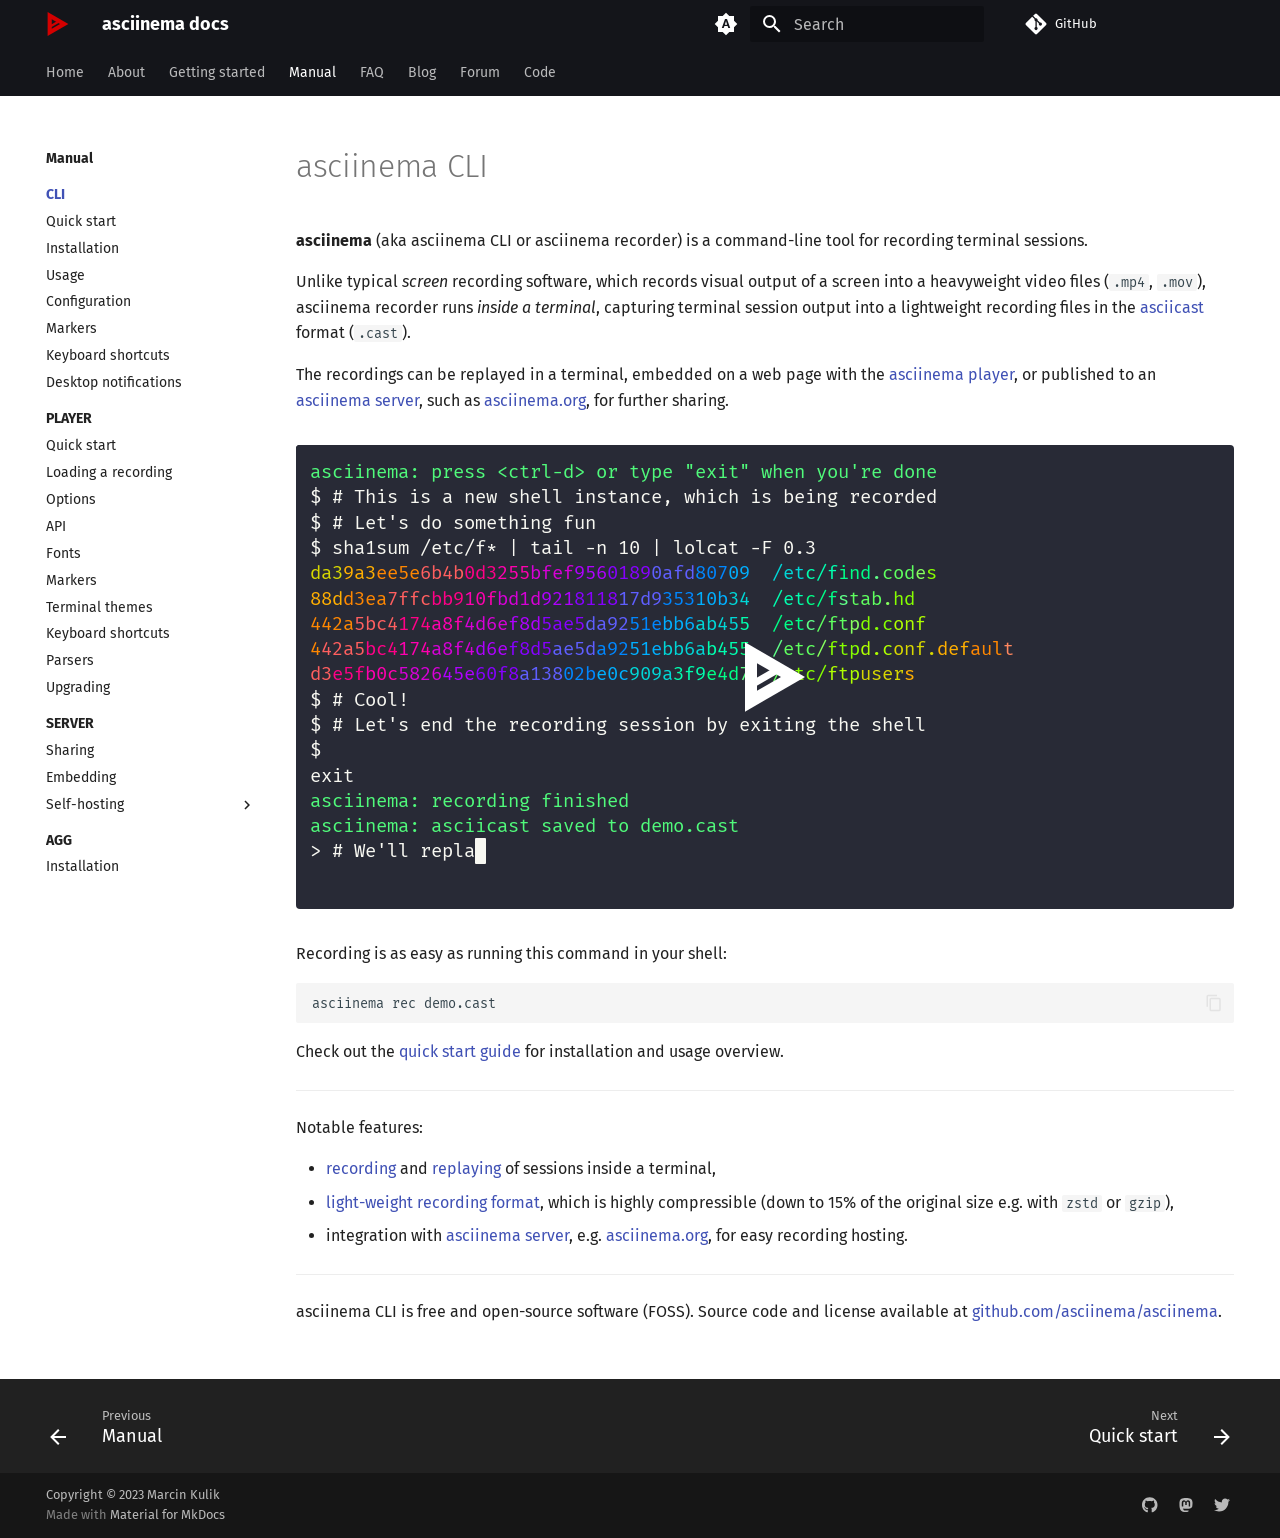
<file: manual/cli/index.html>
<!doctype html>
<html lang="en" class="no-js">
  <head>
    
      <meta charset="utf-8">
      <meta name="viewport" content="width=device-width,initial-scale=1">
      
      
        <meta name="author" content="Marcin Kulik">
      
      
      
        <link rel="prev" href="../">
      
      
        <link rel="next" href="quick-start/">
      
      
      <link rel="icon" href="../../assets/logo.svg">
      <meta name="generator" content="mkdocs-1.5.3, mkdocs-material-9.5.6">
    
    
      
        <title>asciinema CLI - asciinema docs</title>
      
    
    
      <link rel="stylesheet" href="../../assets/stylesheets/main.50c56a3b.min.css">
      
        
        <link rel="stylesheet" href="../../assets/stylesheets/palette.06af60db.min.css">
      
      


    
    
      
    
    
      
    
    
      <link rel="stylesheet" href="../../stylesheets/player-3.6.4.css">
    
      <link rel="stylesheet" href="../../stylesheets/extra.css">
    
      <link rel="stylesheet" href="../../stylesheets/fira.css">
    
    <script>__md_scope=new URL("../..",location),__md_hash=e=>[...e].reduce((e,_)=>(e<<5)-e+_.charCodeAt(0),0),__md_get=(e,_=localStorage,t=__md_scope)=>JSON.parse(_.getItem(t.pathname+"."+e)),__md_set=(e,_,t=localStorage,a=__md_scope)=>{try{t.setItem(a.pathname+"."+e,JSON.stringify(_))}catch(e){}}</script>
    
      

    
    
    
  </head>
  
  
    
    
      
    
    
    
    
    <body dir="ltr" data-md-color-scheme="default" data-md-color-primary="indigo" data-md-color-accent="indigo">
  
    
    <input class="md-toggle" data-md-toggle="drawer" type="checkbox" id="__drawer" autocomplete="off">
    <input class="md-toggle" data-md-toggle="search" type="checkbox" id="__search" autocomplete="off">
    <label class="md-overlay" for="__drawer"></label>
    <div data-md-component="skip">
      
        
        <a href="#asciinema-cli" class="md-skip">
          Skip to content
        </a>
      
    </div>
    <div data-md-component="announce">
      
    </div>
    
    
      

<header class="md-header" data-md-component="header">
  <nav class="md-header__inner md-grid" aria-label="Header">
    <a href="../.." title="asciinema docs" class="md-header__button md-logo" aria-label="asciinema docs" data-md-component="logo">
      
  <img src="../../assets/logo.svg" alt="logo">

    </a>
    <label class="md-header__button md-icon" for="__drawer">
      
      <svg xmlns="http://www.w3.org/2000/svg" viewBox="0 0 24 24"><path d="M3 6h18v2H3V6m0 5h18v2H3v-2m0 5h18v2H3v-2Z"/></svg>
    </label>
    <div class="md-header__title" data-md-component="header-title">
      <div class="md-header__ellipsis">
        <div class="md-header__topic">
          <span class="md-ellipsis">
            asciinema docs
          </span>
        </div>
        <div class="md-header__topic" data-md-component="header-topic">
          <span class="md-ellipsis">
            
              asciinema CLI
            
          </span>
        </div>
      </div>
    </div>
    
      
        <form class="md-header__option" data-md-component="palette">
  
    
    
    
    <input class="md-option" data-md-color-media="(prefers-color-scheme)" data-md-color-scheme="default" data-md-color-primary="indigo" data-md-color-accent="indigo"  aria-label="Switch to light mode"  type="radio" name="__palette" id="__palette_0">
    
      <label class="md-header__button md-icon" title="Switch to light mode" for="__palette_1" hidden>
        <svg xmlns="http://www.w3.org/2000/svg" viewBox="0 0 24 24"><path d="m14.3 16-.7-2h-3.2l-.7 2H7.8L11 7h2l3.2 9h-1.9M20 8.69V4h-4.69L12 .69 8.69 4H4v4.69L.69 12 4 15.31V20h4.69L12 23.31 15.31 20H20v-4.69L23.31 12 20 8.69m-9.15 3.96h2.3L12 9l-1.15 3.65Z"/></svg>
      </label>
    
  
    
    
    
    <input class="md-option" data-md-color-media="(prefers-color-scheme: light)" data-md-color-scheme="default" data-md-color-primary="black" data-md-color-accent="indigo"  aria-label="Switch to dark mode"  type="radio" name="__palette" id="__palette_1">
    
      <label class="md-header__button md-icon" title="Switch to dark mode" for="__palette_2" hidden>
        <svg xmlns="http://www.w3.org/2000/svg" viewBox="0 0 24 24"><path d="M12 8a4 4 0 0 0-4 4 4 4 0 0 0 4 4 4 4 0 0 0 4-4 4 4 0 0 0-4-4m0 10a6 6 0 0 1-6-6 6 6 0 0 1 6-6 6 6 0 0 1 6 6 6 6 0 0 1-6 6m8-9.31V4h-4.69L12 .69 8.69 4H4v4.69L.69 12 4 15.31V20h4.69L12 23.31 15.31 20H20v-4.69L23.31 12 20 8.69Z"/></svg>
      </label>
    
  
    
    
    
    <input class="md-option" data-md-color-media="(prefers-color-scheme: dark)" data-md-color-scheme="slate" data-md-color-primary="black" data-md-color-accent="indigo"  aria-label="Switch to system preference"  type="radio" name="__palette" id="__palette_2">
    
      <label class="md-header__button md-icon" title="Switch to system preference" for="__palette_0" hidden>
        <svg xmlns="http://www.w3.org/2000/svg" viewBox="0 0 24 24"><path d="M12 18c-.89 0-1.74-.2-2.5-.55C11.56 16.5 13 14.42 13 12c0-2.42-1.44-4.5-3.5-5.45C10.26 6.2 11.11 6 12 6a6 6 0 0 1 6 6 6 6 0 0 1-6 6m8-9.31V4h-4.69L12 .69 8.69 4H4v4.69L.69 12 4 15.31V20h4.69L12 23.31 15.31 20H20v-4.69L23.31 12 20 8.69Z"/></svg>
      </label>
    
  
</form>
      
    
    
      <script>var media,input,key,value,palette=__md_get("__palette");if(palette&&palette.color){"(prefers-color-scheme)"===palette.color.media&&(media=matchMedia("(prefers-color-scheme: light)"),input=document.querySelector(media.matches?"[data-md-color-media='(prefers-color-scheme: light)']":"[data-md-color-media='(prefers-color-scheme: dark)']"),palette.color.media=input.getAttribute("data-md-color-media"),palette.color.scheme=input.getAttribute("data-md-color-scheme"),palette.color.primary=input.getAttribute("data-md-color-primary"),palette.color.accent=input.getAttribute("data-md-color-accent"));for([key,value]of Object.entries(palette.color))document.body.setAttribute("data-md-color-"+key,value)}</script>
    
    
    
      <label class="md-header__button md-icon" for="__search">
        
        <svg xmlns="http://www.w3.org/2000/svg" viewBox="0 0 24 24"><path d="M9.5 3A6.5 6.5 0 0 1 16 9.5c0 1.61-.59 3.09-1.56 4.23l.27.27h.79l5 5-1.5 1.5-5-5v-.79l-.27-.27A6.516 6.516 0 0 1 9.5 16 6.5 6.5 0 0 1 3 9.5 6.5 6.5 0 0 1 9.5 3m0 2C7 5 5 7 5 9.5S7 14 9.5 14 14 12 14 9.5 12 5 9.5 5Z"/></svg>
      </label>
      <div class="md-search" data-md-component="search" role="dialog">
  <label class="md-search__overlay" for="__search"></label>
  <div class="md-search__inner" role="search">
    <form class="md-search__form" name="search">
      <input type="text" class="md-search__input" name="query" aria-label="Search" placeholder="Search" autocapitalize="off" autocorrect="off" autocomplete="off" spellcheck="false" data-md-component="search-query" required>
      <label class="md-search__icon md-icon" for="__search">
        
        <svg xmlns="http://www.w3.org/2000/svg" viewBox="0 0 24 24"><path d="M9.5 3A6.5 6.5 0 0 1 16 9.5c0 1.61-.59 3.09-1.56 4.23l.27.27h.79l5 5-1.5 1.5-5-5v-.79l-.27-.27A6.516 6.516 0 0 1 9.5 16 6.5 6.5 0 0 1 3 9.5 6.5 6.5 0 0 1 9.5 3m0 2C7 5 5 7 5 9.5S7 14 9.5 14 14 12 14 9.5 12 5 9.5 5Z"/></svg>
        
        <svg xmlns="http://www.w3.org/2000/svg" viewBox="0 0 24 24"><path d="M20 11v2H8l5.5 5.5-1.42 1.42L4.16 12l7.92-7.92L13.5 5.5 8 11h12Z"/></svg>
      </label>
      <nav class="md-search__options" aria-label="Search">
        
        <button type="reset" class="md-search__icon md-icon" title="Clear" aria-label="Clear" tabindex="-1">
          
          <svg xmlns="http://www.w3.org/2000/svg" viewBox="0 0 24 24"><path d="M19 6.41 17.59 5 12 10.59 6.41 5 5 6.41 10.59 12 5 17.59 6.41 19 12 13.41 17.59 19 19 17.59 13.41 12 19 6.41Z"/></svg>
        </button>
      </nav>
      
        <div class="md-search__suggest" data-md-component="search-suggest"></div>
      
    </form>
    <div class="md-search__output">
      <div class="md-search__scrollwrap" data-md-scrollfix>
        <div class="md-search-result" data-md-component="search-result">
          <div class="md-search-result__meta">
            Initializing search
          </div>
          <ol class="md-search-result__list" role="presentation"></ol>
        </div>
      </div>
    </div>
  </div>
</div>
    
    
      <div class="md-header__source">
        <a href="https://github.com/asciinema/asciinema" title="Go to repository" class="md-source" data-md-component="source">
  <div class="md-source__icon md-icon">
    
    <svg xmlns="http://www.w3.org/2000/svg" viewBox="0 0 448 512"><!--! Font Awesome Free 6.5.1 by @fontawesome - https://fontawesome.com License - https://fontawesome.com/license/free (Icons: CC BY 4.0, Fonts: SIL OFL 1.1, Code: MIT License) Copyright 2023 Fonticons, Inc.--><path d="M439.55 236.05 244 40.45a28.87 28.87 0 0 0-40.81 0l-40.66 40.63 51.52 51.52c27.06-9.14 52.68 16.77 43.39 43.68l49.66 49.66c34.23-11.8 61.18 31 35.47 56.69-26.49 26.49-70.21-2.87-56-37.34L240.22 199v121.85c25.3 12.54 22.26 41.85 9.08 55a34.34 34.34 0 0 1-48.55 0c-17.57-17.6-11.07-46.91 11.25-56v-123c-20.8-8.51-24.6-30.74-18.64-45L142.57 101 8.45 235.14a28.86 28.86 0 0 0 0 40.81l195.61 195.6a28.86 28.86 0 0 0 40.8 0l194.69-194.69a28.86 28.86 0 0 0 0-40.81z"/></svg>
  </div>
  <div class="md-source__repository">
    GitHub
  </div>
</a>
      </div>
    
  </nav>
  
</header>
    
    <div class="md-container" data-md-component="container">
      
      
        
          
            
<nav class="md-tabs" aria-label="Tabs" data-md-component="tabs">
  <div class="md-grid">
    <ul class="md-tabs__list">
      
        
  
  
  
    <li class="md-tabs__item">
      <a href="../.." class="md-tabs__link">
        
  
    
  
  Home

      </a>
    </li>
  

      
        
  
  
  
    
    
      <li class="md-tabs__item">
        <a href="../../history/" class="md-tabs__link">
          
  
    
  
  About

        </a>
      </li>
    
  

      
        
  
  
  
    <li class="md-tabs__item">
      <a href="../../getting-started/" class="md-tabs__link">
        
  
    
  
  Getting started

      </a>
    </li>
  

      
        
  
  
    
  
  
    
    
      <li class="md-tabs__item md-tabs__item--active">
        <a href="../" class="md-tabs__link">
          
  
    
  
  Manual

        </a>
      </li>
    
  

      
        
  
  
  
    <li class="md-tabs__item">
      <a href="../../faq/" class="md-tabs__link">
        
  
    
  
  FAQ

      </a>
    </li>
  

      
        
  
  
  
    <li class="md-tabs__item">
      <a href="https://blog.asciinema.org" class="md-tabs__link">
        
  
    
  
  Blog

      </a>
    </li>
  

      
        
  
  
  
    <li class="md-tabs__item">
      <a href="https://discourse.asciinema.org" class="md-tabs__link">
        
  
    
  
  Forum

      </a>
    </li>
  

      
        
  
  
  
    <li class="md-tabs__item">
      <a href="https://github.com/asciinema" class="md-tabs__link">
        
  
    
  
  Code

      </a>
    </li>
  

      
    </ul>
  </div>
</nav>
          
        
      
      <main class="md-main" data-md-component="main">
        <div class="md-main__inner md-grid">
          
            
              
                
              
              <div class="md-sidebar md-sidebar--primary" data-md-component="sidebar" data-md-type="navigation" >
                <div class="md-sidebar__scrollwrap">
                  <div class="md-sidebar__inner">
                    


  


<nav class="md-nav md-nav--primary md-nav--lifted" aria-label="Navigation" data-md-level="0">
  <label class="md-nav__title" for="__drawer">
    <a href="../.." title="asciinema docs" class="md-nav__button md-logo" aria-label="asciinema docs" data-md-component="logo">
      
  <img src="../../assets/logo.svg" alt="logo">

    </a>
    asciinema docs
  </label>
  
    <div class="md-nav__source">
      <a href="https://github.com/asciinema/asciinema" title="Go to repository" class="md-source" data-md-component="source">
  <div class="md-source__icon md-icon">
    
    <svg xmlns="http://www.w3.org/2000/svg" viewBox="0 0 448 512"><!--! Font Awesome Free 6.5.1 by @fontawesome - https://fontawesome.com License - https://fontawesome.com/license/free (Icons: CC BY 4.0, Fonts: SIL OFL 1.1, Code: MIT License) Copyright 2023 Fonticons, Inc.--><path d="M439.55 236.05 244 40.45a28.87 28.87 0 0 0-40.81 0l-40.66 40.63 51.52 51.52c27.06-9.14 52.68 16.77 43.39 43.68l49.66 49.66c34.23-11.8 61.18 31 35.47 56.69-26.49 26.49-70.21-2.87-56-37.34L240.22 199v121.85c25.3 12.54 22.26 41.85 9.08 55a34.34 34.34 0 0 1-48.55 0c-17.57-17.6-11.07-46.91 11.25-56v-123c-20.8-8.51-24.6-30.74-18.64-45L142.57 101 8.45 235.14a28.86 28.86 0 0 0 0 40.81l195.61 195.6a28.86 28.86 0 0 0 40.8 0l194.69-194.69a28.86 28.86 0 0 0 0-40.81z"/></svg>
  </div>
  <div class="md-source__repository">
    GitHub
  </div>
</a>
    </div>
  
  <ul class="md-nav__list" data-md-scrollfix>
    
      
      
  
  
  
  
    <li class="md-nav__item">
      <a href="../.." class="md-nav__link">
        
  
  <span class="md-ellipsis">
    Home
  </span>
  

      </a>
    </li>
  

    
      
      
  
  
  
  
    
    
      
        
      
        
      
        
      
        
      
        
      
        
      
    
    
    
    
      
      
    
    <li class="md-nav__item md-nav__item--section md-nav__item--nested">
      
        
        
        
        <input class="md-nav__toggle md-toggle " type="checkbox" id="__nav_2" >
        
          
          <label class="md-nav__link" for="__nav_2" id="__nav_2_label" tabindex="">
            
  
  <span class="md-ellipsis">
    About
  </span>
  

            <span class="md-nav__icon md-icon"></span>
          </label>
        
        <nav class="md-nav" data-md-level="1" aria-labelledby="__nav_2_label" aria-expanded="false">
          <label class="md-nav__title" for="__nav_2">
            <span class="md-nav__icon md-icon"></span>
            About
          </label>
          <ul class="md-nav__list" data-md-scrollfix>
            
              
                
  
  
  
  
    <li class="md-nav__item">
      <a href="../../history/" class="md-nav__link">
        
  
  <span class="md-ellipsis">
    History
  </span>
  

      </a>
    </li>
  

              
            
              
                
  
  
  
  
    <li class="md-nav__item">
      <a href="../../how-it-works/" class="md-nav__link">
        
  
  <span class="md-ellipsis">
    How it works
  </span>
  

      </a>
    </li>
  

              
            
              
                
  
  
  
  
    <li class="md-nav__item">
      <a href="../../community/" class="md-nav__link">
        
  
  <span class="md-ellipsis">
    Community
  </span>
  

      </a>
    </li>
  

              
            
              
                
  
  
  
  
    <li class="md-nav__item">
      <a href="../../integrations/" class="md-nav__link">
        
  
  <span class="md-ellipsis">
    Integrations
  </span>
  

      </a>
    </li>
  

              
            
              
                
  
  
  
  
    <li class="md-nav__item">
      <a href="../../donations/" class="md-nav__link">
        
  
  <span class="md-ellipsis">
    Donations
  </span>
  

      </a>
    </li>
  

              
            
              
                
  
  
  
  
    <li class="md-nav__item">
      <a href="../../consulting/" class="md-nav__link">
        
  
  <span class="md-ellipsis">
    Consulting
  </span>
  

      </a>
    </li>
  

              
            
          </ul>
        </nav>
      
    </li>
  

    
      
      
  
  
  
  
    <li class="md-nav__item">
      <a href="../../getting-started/" class="md-nav__link">
        
  
  <span class="md-ellipsis">
    Getting started
  </span>
  

      </a>
    </li>
  

    
      
      
  
  
    
  
  
  
    
    
      
        
          
        
      
        
      
        
      
        
      
        
      
        
      
    
    
    
    
      
      
    
    <li class="md-nav__item md-nav__item--active md-nav__item--section md-nav__item--nested">
      
        
        
        
        <input class="md-nav__toggle md-toggle " type="checkbox" id="__nav_4" checked>
        
          
          
          <div class="md-nav__link md-nav__container">
            <a href="../" class="md-nav__link ">
              
  
  <span class="md-ellipsis">
    Manual
  </span>
  

            </a>
            
              
              <label class="md-nav__link " for="__nav_4" id="__nav_4_label" tabindex="">
                <span class="md-nav__icon md-icon"></span>
              </label>
            
          </div>
        
        <nav class="md-nav" data-md-level="1" aria-labelledby="__nav_4_label" aria-expanded="true">
          <label class="md-nav__title" for="__nav_4">
            <span class="md-nav__icon md-icon"></span>
            Manual
          </label>
          <ul class="md-nav__list" data-md-scrollfix>
            
              
            
              
                
  
  
    
  
  
  
    
    
      
        
          
        
      
        
      
        
      
        
      
        
      
        
      
        
      
        
      
    
    
    
    
      
      
    
    <li class="md-nav__item md-nav__item--active md-nav__item--section md-nav__item--nested">
      
        
        
        
        <input class="md-nav__toggle md-toggle " type="checkbox" id="__nav_4_2" checked>
        
          
          
          <div class="md-nav__link md-nav__container">
            <a href="./" class="md-nav__link md-nav__link--active">
              
  
  <span class="md-ellipsis">
    CLI
  </span>
  

            </a>
            
              
              <label class="md-nav__link md-nav__link--active" for="__nav_4_2" id="__nav_4_2_label" tabindex="">
                <span class="md-nav__icon md-icon"></span>
              </label>
            
          </div>
        
        <nav class="md-nav" data-md-level="2" aria-labelledby="__nav_4_2_label" aria-expanded="true">
          <label class="md-nav__title" for="__nav_4_2">
            <span class="md-nav__icon md-icon"></span>
            CLI
          </label>
          <ul class="md-nav__list" data-md-scrollfix>
            
              
            
              
                
  
  
  
  
    <li class="md-nav__item">
      <a href="quick-start/" class="md-nav__link">
        
  
  <span class="md-ellipsis">
    Quick start
  </span>
  

      </a>
    </li>
  

              
            
              
                
  
  
  
  
    <li class="md-nav__item">
      <a href="installation/" class="md-nav__link">
        
  
  <span class="md-ellipsis">
    Installation
  </span>
  

      </a>
    </li>
  

              
            
              
                
  
  
  
  
    <li class="md-nav__item">
      <a href="usage/" class="md-nav__link">
        
  
  <span class="md-ellipsis">
    Usage
  </span>
  

      </a>
    </li>
  

              
            
              
                
  
  
  
  
    <li class="md-nav__item">
      <a href="configuration/" class="md-nav__link">
        
  
  <span class="md-ellipsis">
    Configuration
  </span>
  

      </a>
    </li>
  

              
            
              
                
  
  
  
  
    <li class="md-nav__item">
      <a href="markers/" class="md-nav__link">
        
  
  <span class="md-ellipsis">
    Markers
  </span>
  

      </a>
    </li>
  

              
            
              
                
  
  
  
  
    <li class="md-nav__item">
      <a href="shortcuts/" class="md-nav__link">
        
  
  <span class="md-ellipsis">
    Keyboard shortcuts
  </span>
  

      </a>
    </li>
  

              
            
              
                
  
  
  
  
    <li class="md-nav__item">
      <a href="desktop-notifications/" class="md-nav__link">
        
  
  <span class="md-ellipsis">
    Desktop notifications
  </span>
  

      </a>
    </li>
  

              
            
          </ul>
        </nav>
      
    </li>
  

              
            
              
                
  
  
  
  
    
    
      
        
          
        
      
        
      
        
      
        
      
        
      
        
      
        
      
        
      
        
      
        
      
        
      
    
    
    
    
      
      
    
    <li class="md-nav__item md-nav__item--section md-nav__item--nested">
      
        
        
        
        <input class="md-nav__toggle md-toggle " type="checkbox" id="__nav_4_3" >
        
          
          
          <div class="md-nav__link md-nav__container">
            <a href="../player/" class="md-nav__link ">
              
  
  <span class="md-ellipsis">
    PLAYER
  </span>
  

            </a>
            
              
              <label class="md-nav__link " for="__nav_4_3" id="__nav_4_3_label" tabindex="">
                <span class="md-nav__icon md-icon"></span>
              </label>
            
          </div>
        
        <nav class="md-nav" data-md-level="2" aria-labelledby="__nav_4_3_label" aria-expanded="false">
          <label class="md-nav__title" for="__nav_4_3">
            <span class="md-nav__icon md-icon"></span>
            PLAYER
          </label>
          <ul class="md-nav__list" data-md-scrollfix>
            
              
            
              
                
  
  
  
  
    <li class="md-nav__item">
      <a href="../player/quick-start/" class="md-nav__link">
        
  
  <span class="md-ellipsis">
    Quick start
  </span>
  

      </a>
    </li>
  

              
            
              
                
  
  
  
  
    <li class="md-nav__item">
      <a href="../player/loading/" class="md-nav__link">
        
  
  <span class="md-ellipsis">
    Loading a recording
  </span>
  

      </a>
    </li>
  

              
            
              
                
  
  
  
  
    <li class="md-nav__item">
      <a href="../player/options/" class="md-nav__link">
        
  
  <span class="md-ellipsis">
    Options
  </span>
  

      </a>
    </li>
  

              
            
              
                
  
  
  
  
    <li class="md-nav__item">
      <a href="../player/api/" class="md-nav__link">
        
  
  <span class="md-ellipsis">
    API
  </span>
  

      </a>
    </li>
  

              
            
              
                
  
  
  
  
    <li class="md-nav__item">
      <a href="../player/fonts/" class="md-nav__link">
        
  
  <span class="md-ellipsis">
    Fonts
  </span>
  

      </a>
    </li>
  

              
            
              
                
  
  
  
  
    <li class="md-nav__item">
      <a href="../player/markers/" class="md-nav__link">
        
  
  <span class="md-ellipsis">
    Markers
  </span>
  

      </a>
    </li>
  

              
            
              
                
  
  
  
  
    <li class="md-nav__item">
      <a href="../player/themes/" class="md-nav__link">
        
  
  <span class="md-ellipsis">
    Terminal themes
  </span>
  

      </a>
    </li>
  

              
            
              
                
  
  
  
  
    <li class="md-nav__item">
      <a href="../player/shortcuts/" class="md-nav__link">
        
  
  <span class="md-ellipsis">
    Keyboard shortcuts
  </span>
  

      </a>
    </li>
  

              
            
              
                
  
  
  
  
    <li class="md-nav__item">
      <a href="../player/parsers/" class="md-nav__link">
        
  
  <span class="md-ellipsis">
    Parsers
  </span>
  

      </a>
    </li>
  

              
            
              
                
  
  
  
  
    <li class="md-nav__item">
      <a href="../player/upgrading/" class="md-nav__link">
        
  
  <span class="md-ellipsis">
    Upgrading
  </span>
  

      </a>
    </li>
  

              
            
          </ul>
        </nav>
      
    </li>
  

              
            
              
                
  
  
  
  
    
    
      
        
          
        
      
        
      
        
      
        
      
    
    
    
    
      
      
    
    <li class="md-nav__item md-nav__item--section md-nav__item--nested">
      
        
        
        
        <input class="md-nav__toggle md-toggle " type="checkbox" id="__nav_4_4" >
        
          
          
          <div class="md-nav__link md-nav__container">
            <a href="../server/" class="md-nav__link ">
              
  
  <span class="md-ellipsis">
    SERVER
  </span>
  

            </a>
            
              
              <label class="md-nav__link " for="__nav_4_4" id="__nav_4_4_label" tabindex="">
                <span class="md-nav__icon md-icon"></span>
              </label>
            
          </div>
        
        <nav class="md-nav" data-md-level="2" aria-labelledby="__nav_4_4_label" aria-expanded="false">
          <label class="md-nav__title" for="__nav_4_4">
            <span class="md-nav__icon md-icon"></span>
            SERVER
          </label>
          <ul class="md-nav__list" data-md-scrollfix>
            
              
            
              
                
  
  
  
  
    <li class="md-nav__item">
      <a href="../server/sharing/" class="md-nav__link">
        
  
  <span class="md-ellipsis">
    Sharing
  </span>
  

      </a>
    </li>
  

              
            
              
                
  
  
  
  
    <li class="md-nav__item">
      <a href="../server/embedding/" class="md-nav__link">
        
  
  <span class="md-ellipsis">
    Embedding
  </span>
  

      </a>
    </li>
  

              
            
              
                
  
  
  
  
    
    
      
        
          
        
      
        
      
        
      
        
      
        
      
        
      
    
    
    
    
    <li class="md-nav__item md-nav__item--nested">
      
        
        
        
        <input class="md-nav__toggle md-toggle " type="checkbox" id="__nav_4_4_4" >
        
          
          
          <div class="md-nav__link md-nav__container">
            <a href="../server/self-hosting/" class="md-nav__link ">
              
  
  <span class="md-ellipsis">
    Self-hosting
  </span>
  

            </a>
            
              
              <label class="md-nav__link " for="__nav_4_4_4" id="__nav_4_4_4_label" tabindex="0">
                <span class="md-nav__icon md-icon"></span>
              </label>
            
          </div>
        
        <nav class="md-nav" data-md-level="3" aria-labelledby="__nav_4_4_4_label" aria-expanded="false">
          <label class="md-nav__title" for="__nav_4_4_4">
            <span class="md-nav__icon md-icon"></span>
            Self-hosting
          </label>
          <ul class="md-nav__list" data-md-scrollfix>
            
              
            
              
                
  
  
  
  
    <li class="md-nav__item">
      <a href="../server/self-hosting/quick-start/" class="md-nav__link">
        
  
  <span class="md-ellipsis">
    Quick start
  </span>
  

      </a>
    </li>
  

              
            
              
                
  
  
  
  
    <li class="md-nav__item">
      <a href="../server/self-hosting/configuration/" class="md-nav__link">
        
  
  <span class="md-ellipsis">
    Configuration
  </span>
  

      </a>
    </li>
  

              
            
              
                
  
  
  
  
    <li class="md-nav__item">
      <a href="../server/self-hosting/upgrading/" class="md-nav__link">
        
  
  <span class="md-ellipsis">
    Upgrading
  </span>
  

      </a>
    </li>
  

              
            
              
                
  
  
  
  
    <li class="md-nav__item">
      <a href="../server/self-hosting/admin/" class="md-nav__link">
        
  
  <span class="md-ellipsis">
    Administration
  </span>
  

      </a>
    </li>
  

              
            
              
                
  
  
  
  
    <li class="md-nav__item">
      <a href="../server/self-hosting/customization/" class="md-nav__link">
        
  
  <span class="md-ellipsis">
    Customization
  </span>
  

      </a>
    </li>
  

              
            
          </ul>
        </nav>
      
    </li>
  

              
            
          </ul>
        </nav>
      
    </li>
  

              
            
              
                
  
  
  
  
    
    
      
        
          
        
      
        
      
        
      
    
    
    
    
      
      
    
    <li class="md-nav__item md-nav__item--section md-nav__item--nested">
      
        
        
        
        <input class="md-nav__toggle md-toggle " type="checkbox" id="__nav_4_5" >
        
          
          
          <div class="md-nav__link md-nav__container">
            <a href="../agg/" class="md-nav__link ">
              
  
  <span class="md-ellipsis">
    AGG
  </span>
  

            </a>
            
              
              <label class="md-nav__link " for="__nav_4_5" id="__nav_4_5_label" tabindex="">
                <span class="md-nav__icon md-icon"></span>
              </label>
            
          </div>
        
        <nav class="md-nav" data-md-level="2" aria-labelledby="__nav_4_5_label" aria-expanded="false">
          <label class="md-nav__title" for="__nav_4_5">
            <span class="md-nav__icon md-icon"></span>
            AGG
          </label>
          <ul class="md-nav__list" data-md-scrollfix>
            
              
            
              
                
  
  
  
  
    <li class="md-nav__item">
      <a href="../agg/installation/" class="md-nav__link">
        
  
  <span class="md-ellipsis">
    Installation
  </span>
  

      </a>
    </li>
  

              
            
              
                
  
  
  
  
    <li class="md-nav__item">
      <a href="../agg/usage/" class="md-nav__link">
        
  
  <span class="md-ellipsis">
    Usage
  </span>
  

      </a>
    </li>
  

              
            
          </ul>
        </nav>
      
    </li>
  

              
            
              
                
  
  
  
  
    
    
      
        
      
        
      
    
    
    
    
      
      
    
    <li class="md-nav__item md-nav__item--section md-nav__item--nested">
      
        
        
        
        <input class="md-nav__toggle md-toggle " type="checkbox" id="__nav_4_6" >
        
          
          <label class="md-nav__link" for="__nav_4_6" id="__nav_4_6_label" tabindex="">
            
  
  <span class="md-ellipsis">
    FILE FORMAT
  </span>
  

            <span class="md-nav__icon md-icon"></span>
          </label>
        
        <nav class="md-nav" data-md-level="2" aria-labelledby="__nav_4_6_label" aria-expanded="false">
          <label class="md-nav__title" for="__nav_4_6">
            <span class="md-nav__icon md-icon"></span>
            FILE FORMAT
          </label>
          <ul class="md-nav__list" data-md-scrollfix>
            
              
                
  
  
  
  
    <li class="md-nav__item">
      <a href="../asciicast/v2/" class="md-nav__link">
        
  
  <span class="md-ellipsis">
    asciicast v2
  </span>
  

      </a>
    </li>
  

              
            
              
                
  
  
  
  
    <li class="md-nav__item">
      <a href="../asciicast/v1/" class="md-nav__link">
        
  
  <span class="md-ellipsis">
    asciicast v1
  </span>
  

      </a>
    </li>
  

              
            
          </ul>
        </nav>
      
    </li>
  

              
            
          </ul>
        </nav>
      
    </li>
  

    
      
      
  
  
  
  
    <li class="md-nav__item">
      <a href="../../faq/" class="md-nav__link">
        
  
  <span class="md-ellipsis">
    FAQ
  </span>
  

      </a>
    </li>
  

    
      
      
  
  
  
  
    <li class="md-nav__item">
      <a href="https://blog.asciinema.org" class="md-nav__link">
        
  
  <span class="md-ellipsis">
    Blog
  </span>
  

      </a>
    </li>
  

    
      
      
  
  
  
  
    <li class="md-nav__item">
      <a href="https://discourse.asciinema.org" class="md-nav__link">
        
  
  <span class="md-ellipsis">
    Forum
  </span>
  

      </a>
    </li>
  

    
      
      
  
  
  
  
    <li class="md-nav__item">
      <a href="https://github.com/asciinema" class="md-nav__link">
        
  
  <span class="md-ellipsis">
    Code
  </span>
  

      </a>
    </li>
  

    
  </ul>
</nav>
                  </div>
                </div>
              </div>
            
            
              
                
              
              <div class="md-sidebar md-sidebar--secondary" data-md-component="sidebar" data-md-type="toc" hidden>
                <div class="md-sidebar__scrollwrap">
                  <div class="md-sidebar__inner">
                    

<nav class="md-nav md-nav--secondary" aria-label="Table of contents">
  
  
  
    
  
  
</nav>
                  </div>
                </div>
              </div>
            
          
          
            <div class="md-content" data-md-component="content">
              <article class="md-content__inner md-typeset">
                
                  

  
  


<h1 id="asciinema-cli">asciinema CLI<a class="headerlink" href="#asciinema-cli" title="Permanent link">&para;</a></h1>
<p><strong>asciinema</strong> (aka asciinema CLI or asciinema recorder) is a command-line tool
for recording terminal sessions.</p>
<p>Unlike typical <em>screen</em> recording software, which records visual output of a
screen into a heavyweight video files (<code>.mp4</code>, <code>.mov</code>), asciinema recorder runs
<em>inside a terminal</em>, capturing terminal session output into a lightweight
recording files in the <a href="../asciicast/v2/">asciicast</a> format (<code>.cast</code>).</p>
<p>The recordings can be replayed in a terminal, embedded on a web page with the
<a href="../player/">asciinema player</a>, or published to an <a href="../server/">asciinema
server</a>, such as <a href="https://asciinema.org">asciinema.org</a>, for further
sharing.</p>
<div class="player" id="player-manual-cli-intro"></div>

<p>Recording is as easy as running this command in your shell:</p>
<div class="highlight"><pre><span></span><code>asciinema<span class="w"> </span>rec<span class="w"> </span>demo.cast
</code></pre></div>
<p>Check out the <a href="quick-start/">quick start guide</a> for installation and usage
overview.</p>
<hr />
<p>Notable features:</p>
<ul>
<li><a href="usage/#asciinema-rec-filename">recording</a> and
  <a href="usage/#asciinema-play-filename">replaying</a> of
  sessions inside a terminal,</li>
<li><a href="../asciicast/v2/">light-weight recording format</a>, which is highly
  compressible (down to 15% of the original size e.g. with <code>zstd</code> or <code>gzip</code>),</li>
<li>integration with <a href="../server/">asciinema server</a>, e.g.
  <a href="https://asciinema.org">asciinema.org</a>, for easy recording hosting.</li>
</ul>
<hr />
<p>asciinema CLI is free and open-source software (FOSS). Source code and license
available at
<a href="https://github.com/asciinema/asciinema">github.com/asciinema/asciinema</a>.</p>







  
  




  



                
              </article>
            </div>
          
          
  <script>var tabs=__md_get("__tabs");if(Array.isArray(tabs))e:for(var set of document.querySelectorAll(".tabbed-set")){var tab,labels=set.querySelector(".tabbed-labels");for(tab of tabs)for(var label of labels.getElementsByTagName("label"))if(label.innerText.trim()===tab){var input=document.getElementById(label.htmlFor);input.checked=!0;continue e}}</script>

<script>var target=document.getElementById(location.hash.slice(1));target&&target.name&&(target.checked=target.name.startsWith("__tabbed_"))</script>
        </div>
        
          <button type="button" class="md-top md-icon" data-md-component="top" hidden>
  
  <svg xmlns="http://www.w3.org/2000/svg" viewBox="0 0 24 24"><path d="M13 20h-2V8l-5.5 5.5-1.42-1.42L12 4.16l7.92 7.92-1.42 1.42L13 8v12Z"/></svg>
  Back to top
</button>
        
      </main>
      
        <footer class="md-footer">
  
    
      
        
      
      <nav class="md-footer__inner md-grid" aria-label="Footer" >
        
          
          <a href="../" class="md-footer__link md-footer__link--prev" aria-label="Previous: Manual">
            <div class="md-footer__button md-icon">
              
              <svg xmlns="http://www.w3.org/2000/svg" viewBox="0 0 24 24"><path d="M20 11v2H8l5.5 5.5-1.42 1.42L4.16 12l7.92-7.92L13.5 5.5 8 11h12Z"/></svg>
            </div>
            <div class="md-footer__title">
              <span class="md-footer__direction">
                Previous
              </span>
              <div class="md-ellipsis">
                Manual
              </div>
            </div>
          </a>
        
        
          
          <a href="quick-start/" class="md-footer__link md-footer__link--next" aria-label="Next: Quick start">
            <div class="md-footer__title">
              <span class="md-footer__direction">
                Next
              </span>
              <div class="md-ellipsis">
                Quick start
              </div>
            </div>
            <div class="md-footer__button md-icon">
              
              <svg xmlns="http://www.w3.org/2000/svg" viewBox="0 0 24 24"><path d="M4 11v2h12l-5.5 5.5 1.42 1.42L19.84 12l-7.92-7.92L10.5 5.5 16 11H4Z"/></svg>
            </div>
          </a>
        
      </nav>
    
  
  <div class="md-footer-meta md-typeset">
    <div class="md-footer-meta__inner md-grid">
      <div class="md-copyright">
  
    <div class="md-copyright__highlight">
      Copyright &copy; 2023 Marcin Kulik
    </div>
  
  
    Made with
    <a href="https://squidfunk.github.io/mkdocs-material/" target="_blank" rel="noopener">
      Material for MkDocs
    </a>
  
</div>
      
        <div class="md-social">
  
    
    
    
    
    <a href="https://github.com/asciinema" target="_blank" rel="noopener" title="asciinema on Github" class="md-social__link">
      <svg xmlns="http://www.w3.org/2000/svg" viewBox="0 0 496 512"><!--! Font Awesome Free 6.5.1 by @fontawesome - https://fontawesome.com License - https://fontawesome.com/license/free (Icons: CC BY 4.0, Fonts: SIL OFL 1.1, Code: MIT License) Copyright 2023 Fonticons, Inc.--><path d="M165.9 397.4c0 2-2.3 3.6-5.2 3.6-3.3.3-5.6-1.3-5.6-3.6 0-2 2.3-3.6 5.2-3.6 3-.3 5.6 1.3 5.6 3.6zm-31.1-4.5c-.7 2 1.3 4.3 4.3 4.9 2.6 1 5.6 0 6.2-2s-1.3-4.3-4.3-5.2c-2.6-.7-5.5.3-6.2 2.3zm44.2-1.7c-2.9.7-4.9 2.6-4.6 4.9.3 2 2.9 3.3 5.9 2.6 2.9-.7 4.9-2.6 4.6-4.6-.3-1.9-3-3.2-5.9-2.9zM244.8 8C106.1 8 0 113.3 0 252c0 110.9 69.8 205.8 169.5 239.2 12.8 2.3 17.3-5.6 17.3-12.1 0-6.2-.3-40.4-.3-61.4 0 0-70 15-84.7-29.8 0 0-11.4-29.1-27.8-36.6 0 0-22.9-15.7 1.6-15.4 0 0 24.9 2 38.6 25.8 21.9 38.6 58.6 27.5 72.9 20.9 2.3-16 8.8-27.1 16-33.7-55.9-6.2-112.3-14.3-112.3-110.5 0-27.5 7.6-41.3 23.6-58.9-2.6-6.5-11.1-33.3 2.6-67.9 20.9-6.5 69 27 69 27 20-5.6 41.5-8.5 62.8-8.5s42.8 2.9 62.8 8.5c0 0 48.1-33.6 69-27 13.7 34.7 5.2 61.4 2.6 67.9 16 17.7 25.8 31.5 25.8 58.9 0 96.5-58.9 104.2-114.8 110.5 9.2 7.9 17 22.9 17 46.4 0 33.7-.3 75.4-.3 83.6 0 6.5 4.6 14.4 17.3 12.1C428.2 457.8 496 362.9 496 252 496 113.3 383.5 8 244.8 8zM97.2 352.9c-1.3 1-1 3.3.7 5.2 1.6 1.6 3.9 2.3 5.2 1 1.3-1 1-3.3-.7-5.2-1.6-1.6-3.9-2.3-5.2-1zm-10.8-8.1c-.7 1.3.3 2.9 2.3 3.9 1.6 1 3.6.7 4.3-.7.7-1.3-.3-2.9-2.3-3.9-2-.6-3.6-.3-4.3.7zm32.4 35.6c-1.6 1.3-1 4.3 1.3 6.2 2.3 2.3 5.2 2.6 6.5 1 1.3-1.3.7-4.3-1.3-6.2-2.2-2.3-5.2-2.6-6.5-1zm-11.4-14.7c-1.6 1-1.6 3.6 0 5.9 1.6 2.3 4.3 3.3 5.6 2.3 1.6-1.3 1.6-3.9 0-6.2-1.4-2.3-4-3.3-5.6-2z"/></svg>
    </a>
  
    
    
      
    
    
    
    <a href="https://fosstodon.org/@asciinema" target="_blank" rel="noopener me" title="asciinema on Mastodon" class="md-social__link">
      <svg xmlns="http://www.w3.org/2000/svg" viewBox="0 0 448 512"><!--! Font Awesome Free 6.5.1 by @fontawesome - https://fontawesome.com License - https://fontawesome.com/license/free (Icons: CC BY 4.0, Fonts: SIL OFL 1.1, Code: MIT License) Copyright 2023 Fonticons, Inc.--><path d="M433 179.11c0-97.2-63.71-125.7-63.71-125.7-62.52-28.7-228.56-28.4-290.48 0 0 0-63.72 28.5-63.72 125.7 0 115.7-6.6 259.4 105.63 289.1 40.51 10.7 75.32 13 103.33 11.4 50.81-2.8 79.32-18.1 79.32-18.1l-1.7-36.9s-36.31 11.4-77.12 10.1c-40.41-1.4-83-4.4-89.63-54a102.54 102.54 0 0 1-.9-13.9c85.63 20.9 158.65 9.1 178.75 6.7 56.12-6.7 105-41.3 111.23-72.9 9.8-49.8 9-121.5 9-121.5zm-75.12 125.2h-46.63v-114.2c0-49.7-64-51.6-64 6.9v62.5h-46.33V197c0-58.5-64-56.6-64-6.9v114.2H90.19c0-122.1-5.2-147.9 18.41-175 25.9-28.9 79.82-30.8 103.83 6.1l11.6 19.5 11.6-19.5c24.11-37.1 78.12-34.8 103.83-6.1 23.71 27.3 18.4 53 18.4 175z"/></svg>
    </a>
  
    
    
    
    
    <a href="https://twitter.com/asciinema" target="_blank" rel="noopener" title="asciinema on X (Twitter)" class="md-social__link">
      <svg xmlns="http://www.w3.org/2000/svg" viewBox="0 0 512 512"><!--! Font Awesome Free 6.5.1 by @fontawesome - https://fontawesome.com License - https://fontawesome.com/license/free (Icons: CC BY 4.0, Fonts: SIL OFL 1.1, Code: MIT License) Copyright 2023 Fonticons, Inc.--><path d="M459.37 151.716c.325 4.548.325 9.097.325 13.645 0 138.72-105.583 298.558-298.558 298.558-59.452 0-114.68-17.219-161.137-47.106 8.447.974 16.568 1.299 25.34 1.299 49.055 0 94.213-16.568 130.274-44.832-46.132-.975-84.792-31.188-98.112-72.772 6.498.974 12.995 1.624 19.818 1.624 9.421 0 18.843-1.3 27.614-3.573-48.081-9.747-84.143-51.98-84.143-102.985v-1.299c13.969 7.797 30.214 12.67 47.431 13.319-28.264-18.843-46.781-51.005-46.781-87.391 0-19.492 5.197-37.36 14.294-52.954 51.655 63.675 129.3 105.258 216.365 109.807-1.624-7.797-2.599-15.918-2.599-24.04 0-57.828 46.782-104.934 104.934-104.934 30.213 0 57.502 12.67 76.67 33.137 23.715-4.548 46.456-13.32 66.599-25.34-7.798 24.366-24.366 44.833-46.132 57.827 21.117-2.273 41.584-8.122 60.426-16.243-14.292 20.791-32.161 39.308-52.628 54.253z"/></svg>
    </a>
  
</div>
      
    </div>
  </div>
</footer>
      
    </div>
    <div class="md-dialog" data-md-component="dialog">
      <div class="md-dialog__inner md-typeset"></div>
    </div>
    
      <div class="md-progress" data-md-component="progress" role="progressbar"></div>
    
    
    <script id="__config" type="application/json">{"base": "../..", "features": ["navigation.tabs", "navigation.instant", "navigation.instant.progress", "navigation.sections", "navigation.indexes", "navigation.top", "navigation.footer", "search.suggest", "search.highlight", "content.tabs.link", "content.code.annotation", "content.code.copy"], "search": "../../assets/javascripts/workers/search.b8dbb3d2.min.js", "translations": {"clipboard.copied": "Copied to clipboard", "clipboard.copy": "Copy to clipboard", "search.result.more.one": "1 more on this page", "search.result.more.other": "# more on this page", "search.result.none": "No matching documents", "search.result.one": "1 matching document", "search.result.other": "# matching documents", "search.result.placeholder": "Type to start searching", "search.result.term.missing": "Missing", "select.version": "Select version"}}</script>
    
    
      <script src="../../assets/javascripts/bundle.e1c3ead8.min.js"></script>
      
        <script src="../../javascripts/player-3.6.4.min.js"></script>
      
        <script src="../../javascripts/extra.js"></script>
      
    
  </body>
</html>
</file>
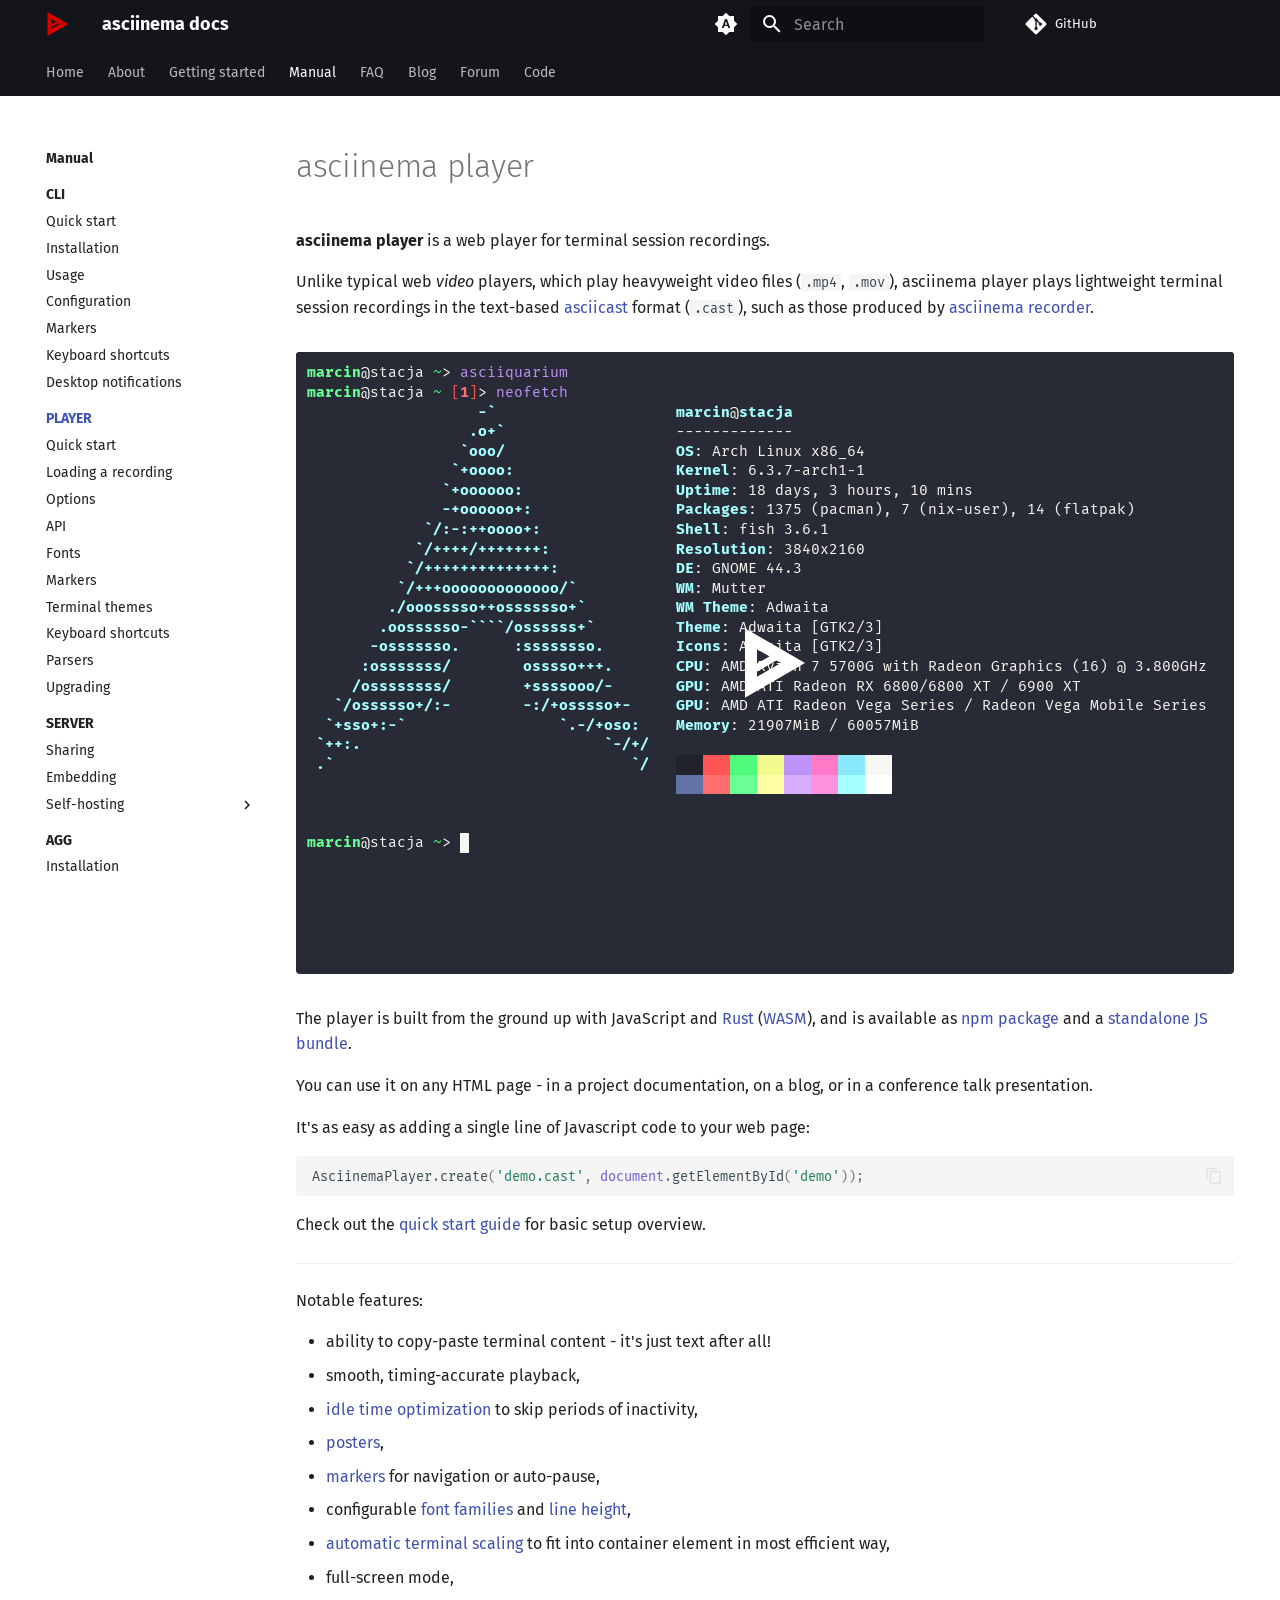
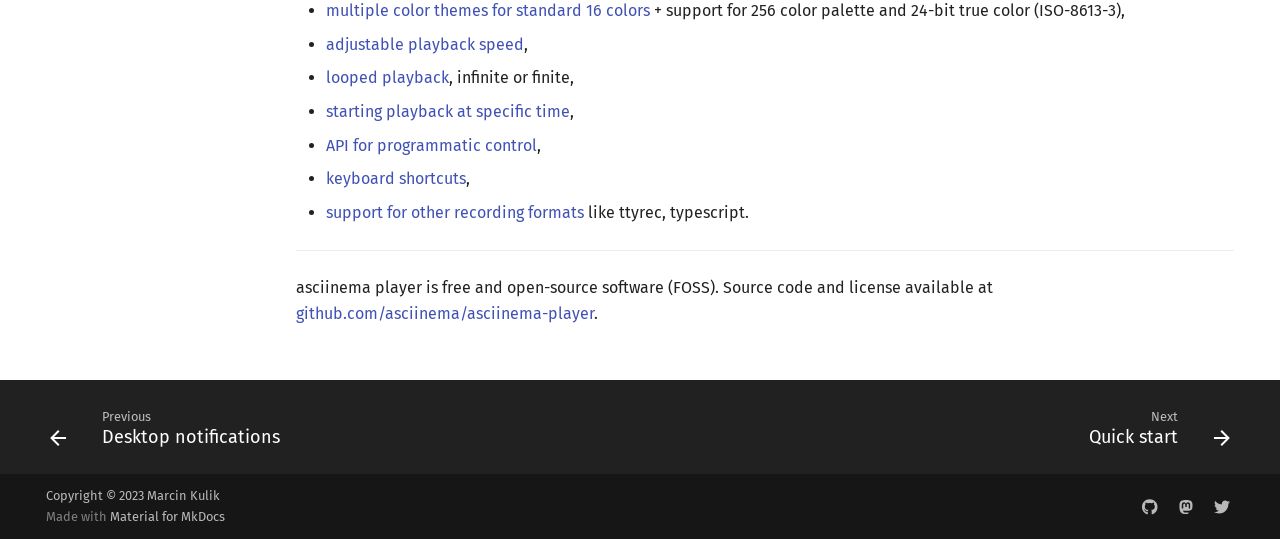
<file: manual/player/index.html>
<!doctype html>
<html lang="en" class="no-js">
  <head>
    
      <meta charset="utf-8">
      <meta name="viewport" content="width=device-width,initial-scale=1">
      
      
        <meta name="author" content="Marcin Kulik">
      
      
      
        <link rel="prev" href="../cli/desktop-notifications/">
      
      
        <link rel="next" href="quick-start/">
      
      
      <link rel="icon" href="../../assets/logo.svg">
      <meta name="generator" content="mkdocs-1.5.3, mkdocs-material-9.5.6">
    
    
      
        <title>asciinema player - asciinema docs</title>
      
    
    
      <link rel="stylesheet" href="../../assets/stylesheets/main.50c56a3b.min.css">
      
        
        <link rel="stylesheet" href="../../assets/stylesheets/palette.06af60db.min.css">
      
      


    
    
      
    
    
      
    
    
      <link rel="stylesheet" href="../../stylesheets/player-3.6.4.css">
    
      <link rel="stylesheet" href="../../stylesheets/extra.css">
    
      <link rel="stylesheet" href="../../stylesheets/fira.css">
    
    <script>__md_scope=new URL("../..",location),__md_hash=e=>[...e].reduce((e,_)=>(e<<5)-e+_.charCodeAt(0),0),__md_get=(e,_=localStorage,t=__md_scope)=>JSON.parse(_.getItem(t.pathname+"."+e)),__md_set=(e,_,t=localStorage,a=__md_scope)=>{try{t.setItem(a.pathname+"."+e,JSON.stringify(_))}catch(e){}}</script>
    
      

    
    
    
  </head>
  
  
    
    
      
    
    
    
    
    <body dir="ltr" data-md-color-scheme="default" data-md-color-primary="indigo" data-md-color-accent="indigo">
  
    
    <input class="md-toggle" data-md-toggle="drawer" type="checkbox" id="__drawer" autocomplete="off">
    <input class="md-toggle" data-md-toggle="search" type="checkbox" id="__search" autocomplete="off">
    <label class="md-overlay" for="__drawer"></label>
    <div data-md-component="skip">
      
        
        <a href="#asciinema-player" class="md-skip">
          Skip to content
        </a>
      
    </div>
    <div data-md-component="announce">
      
    </div>
    
    
      

<header class="md-header" data-md-component="header">
  <nav class="md-header__inner md-grid" aria-label="Header">
    <a href="../.." title="asciinema docs" class="md-header__button md-logo" aria-label="asciinema docs" data-md-component="logo">
      
  <img src="../../assets/logo.svg" alt="logo">

    </a>
    <label class="md-header__button md-icon" for="__drawer">
      
      <svg xmlns="http://www.w3.org/2000/svg" viewBox="0 0 24 24"><path d="M3 6h18v2H3V6m0 5h18v2H3v-2m0 5h18v2H3v-2Z"/></svg>
    </label>
    <div class="md-header__title" data-md-component="header-title">
      <div class="md-header__ellipsis">
        <div class="md-header__topic">
          <span class="md-ellipsis">
            asciinema docs
          </span>
        </div>
        <div class="md-header__topic" data-md-component="header-topic">
          <span class="md-ellipsis">
            
              asciinema player
            
          </span>
        </div>
      </div>
    </div>
    
      
        <form class="md-header__option" data-md-component="palette">
  
    
    
    
    <input class="md-option" data-md-color-media="(prefers-color-scheme)" data-md-color-scheme="default" data-md-color-primary="indigo" data-md-color-accent="indigo"  aria-label="Switch to light mode"  type="radio" name="__palette" id="__palette_0">
    
      <label class="md-header__button md-icon" title="Switch to light mode" for="__palette_1" hidden>
        <svg xmlns="http://www.w3.org/2000/svg" viewBox="0 0 24 24"><path d="m14.3 16-.7-2h-3.2l-.7 2H7.8L11 7h2l3.2 9h-1.9M20 8.69V4h-4.69L12 .69 8.69 4H4v4.69L.69 12 4 15.31V20h4.69L12 23.31 15.31 20H20v-4.69L23.31 12 20 8.69m-9.15 3.96h2.3L12 9l-1.15 3.65Z"/></svg>
      </label>
    
  
    
    
    
    <input class="md-option" data-md-color-media="(prefers-color-scheme: light)" data-md-color-scheme="default" data-md-color-primary="black" data-md-color-accent="indigo"  aria-label="Switch to dark mode"  type="radio" name="__palette" id="__palette_1">
    
      <label class="md-header__button md-icon" title="Switch to dark mode" for="__palette_2" hidden>
        <svg xmlns="http://www.w3.org/2000/svg" viewBox="0 0 24 24"><path d="M12 8a4 4 0 0 0-4 4 4 4 0 0 0 4 4 4 4 0 0 0 4-4 4 4 0 0 0-4-4m0 10a6 6 0 0 1-6-6 6 6 0 0 1 6-6 6 6 0 0 1 6 6 6 6 0 0 1-6 6m8-9.31V4h-4.69L12 .69 8.69 4H4v4.69L.69 12 4 15.31V20h4.69L12 23.31 15.31 20H20v-4.69L23.31 12 20 8.69Z"/></svg>
      </label>
    
  
    
    
    
    <input class="md-option" data-md-color-media="(prefers-color-scheme: dark)" data-md-color-scheme="slate" data-md-color-primary="black" data-md-color-accent="indigo"  aria-label="Switch to system preference"  type="radio" name="__palette" id="__palette_2">
    
      <label class="md-header__button md-icon" title="Switch to system preference" for="__palette_0" hidden>
        <svg xmlns="http://www.w3.org/2000/svg" viewBox="0 0 24 24"><path d="M12 18c-.89 0-1.74-.2-2.5-.55C11.56 16.5 13 14.42 13 12c0-2.42-1.44-4.5-3.5-5.45C10.26 6.2 11.11 6 12 6a6 6 0 0 1 6 6 6 6 0 0 1-6 6m8-9.31V4h-4.69L12 .69 8.69 4H4v4.69L.69 12 4 15.31V20h4.69L12 23.31 15.31 20H20v-4.69L23.31 12 20 8.69Z"/></svg>
      </label>
    
  
</form>
      
    
    
      <script>var media,input,key,value,palette=__md_get("__palette");if(palette&&palette.color){"(prefers-color-scheme)"===palette.color.media&&(media=matchMedia("(prefers-color-scheme: light)"),input=document.querySelector(media.matches?"[data-md-color-media='(prefers-color-scheme: light)']":"[data-md-color-media='(prefers-color-scheme: dark)']"),palette.color.media=input.getAttribute("data-md-color-media"),palette.color.scheme=input.getAttribute("data-md-color-scheme"),palette.color.primary=input.getAttribute("data-md-color-primary"),palette.color.accent=input.getAttribute("data-md-color-accent"));for([key,value]of Object.entries(palette.color))document.body.setAttribute("data-md-color-"+key,value)}</script>
    
    
    
      <label class="md-header__button md-icon" for="__search">
        
        <svg xmlns="http://www.w3.org/2000/svg" viewBox="0 0 24 24"><path d="M9.5 3A6.5 6.5 0 0 1 16 9.5c0 1.61-.59 3.09-1.56 4.23l.27.27h.79l5 5-1.5 1.5-5-5v-.79l-.27-.27A6.516 6.516 0 0 1 9.5 16 6.5 6.5 0 0 1 3 9.5 6.5 6.5 0 0 1 9.5 3m0 2C7 5 5 7 5 9.5S7 14 9.5 14 14 12 14 9.5 12 5 9.5 5Z"/></svg>
      </label>
      <div class="md-search" data-md-component="search" role="dialog">
  <label class="md-search__overlay" for="__search"></label>
  <div class="md-search__inner" role="search">
    <form class="md-search__form" name="search">
      <input type="text" class="md-search__input" name="query" aria-label="Search" placeholder="Search" autocapitalize="off" autocorrect="off" autocomplete="off" spellcheck="false" data-md-component="search-query" required>
      <label class="md-search__icon md-icon" for="__search">
        
        <svg xmlns="http://www.w3.org/2000/svg" viewBox="0 0 24 24"><path d="M9.5 3A6.5 6.5 0 0 1 16 9.5c0 1.61-.59 3.09-1.56 4.23l.27.27h.79l5 5-1.5 1.5-5-5v-.79l-.27-.27A6.516 6.516 0 0 1 9.5 16 6.5 6.5 0 0 1 3 9.5 6.5 6.5 0 0 1 9.5 3m0 2C7 5 5 7 5 9.5S7 14 9.5 14 14 12 14 9.5 12 5 9.5 5Z"/></svg>
        
        <svg xmlns="http://www.w3.org/2000/svg" viewBox="0 0 24 24"><path d="M20 11v2H8l5.5 5.5-1.42 1.42L4.16 12l7.92-7.92L13.5 5.5 8 11h12Z"/></svg>
      </label>
      <nav class="md-search__options" aria-label="Search">
        
        <button type="reset" class="md-search__icon md-icon" title="Clear" aria-label="Clear" tabindex="-1">
          
          <svg xmlns="http://www.w3.org/2000/svg" viewBox="0 0 24 24"><path d="M19 6.41 17.59 5 12 10.59 6.41 5 5 6.41 10.59 12 5 17.59 6.41 19 12 13.41 17.59 19 19 17.59 13.41 12 19 6.41Z"/></svg>
        </button>
      </nav>
      
        <div class="md-search__suggest" data-md-component="search-suggest"></div>
      
    </form>
    <div class="md-search__output">
      <div class="md-search__scrollwrap" data-md-scrollfix>
        <div class="md-search-result" data-md-component="search-result">
          <div class="md-search-result__meta">
            Initializing search
          </div>
          <ol class="md-search-result__list" role="presentation"></ol>
        </div>
      </div>
    </div>
  </div>
</div>
    
    
      <div class="md-header__source">
        <a href="https://github.com/asciinema/asciinema" title="Go to repository" class="md-source" data-md-component="source">
  <div class="md-source__icon md-icon">
    
    <svg xmlns="http://www.w3.org/2000/svg" viewBox="0 0 448 512"><!--! Font Awesome Free 6.5.1 by @fontawesome - https://fontawesome.com License - https://fontawesome.com/license/free (Icons: CC BY 4.0, Fonts: SIL OFL 1.1, Code: MIT License) Copyright 2023 Fonticons, Inc.--><path d="M439.55 236.05 244 40.45a28.87 28.87 0 0 0-40.81 0l-40.66 40.63 51.52 51.52c27.06-9.14 52.68 16.77 43.39 43.68l49.66 49.66c34.23-11.8 61.18 31 35.47 56.69-26.49 26.49-70.21-2.87-56-37.34L240.22 199v121.85c25.3 12.54 22.26 41.85 9.08 55a34.34 34.34 0 0 1-48.55 0c-17.57-17.6-11.07-46.91 11.25-56v-123c-20.8-8.51-24.6-30.74-18.64-45L142.57 101 8.45 235.14a28.86 28.86 0 0 0 0 40.81l195.61 195.6a28.86 28.86 0 0 0 40.8 0l194.69-194.69a28.86 28.86 0 0 0 0-40.81z"/></svg>
  </div>
  <div class="md-source__repository">
    GitHub
  </div>
</a>
      </div>
    
  </nav>
  
</header>
    
    <div class="md-container" data-md-component="container">
      
      
        
          
            
<nav class="md-tabs" aria-label="Tabs" data-md-component="tabs">
  <div class="md-grid">
    <ul class="md-tabs__list">
      
        
  
  
  
    <li class="md-tabs__item">
      <a href="../.." class="md-tabs__link">
        
  
    
  
  Home

      </a>
    </li>
  

      
        
  
  
  
    
    
      <li class="md-tabs__item">
        <a href="../../history/" class="md-tabs__link">
          
  
    
  
  About

        </a>
      </li>
    
  

      
        
  
  
  
    <li class="md-tabs__item">
      <a href="../../getting-started/" class="md-tabs__link">
        
  
    
  
  Getting started

      </a>
    </li>
  

      
        
  
  
    
  
  
    
    
      <li class="md-tabs__item md-tabs__item--active">
        <a href="../" class="md-tabs__link">
          
  
    
  
  Manual

        </a>
      </li>
    
  

      
        
  
  
  
    <li class="md-tabs__item">
      <a href="../../faq/" class="md-tabs__link">
        
  
    
  
  FAQ

      </a>
    </li>
  

      
        
  
  
  
    <li class="md-tabs__item">
      <a href="https://blog.asciinema.org" class="md-tabs__link">
        
  
    
  
  Blog

      </a>
    </li>
  

      
        
  
  
  
    <li class="md-tabs__item">
      <a href="https://discourse.asciinema.org" class="md-tabs__link">
        
  
    
  
  Forum

      </a>
    </li>
  

      
        
  
  
  
    <li class="md-tabs__item">
      <a href="https://github.com/asciinema" class="md-tabs__link">
        
  
    
  
  Code

      </a>
    </li>
  

      
    </ul>
  </div>
</nav>
          
        
      
      <main class="md-main" data-md-component="main">
        <div class="md-main__inner md-grid">
          
            
              
                
              
              <div class="md-sidebar md-sidebar--primary" data-md-component="sidebar" data-md-type="navigation" >
                <div class="md-sidebar__scrollwrap">
                  <div class="md-sidebar__inner">
                    


  


<nav class="md-nav md-nav--primary md-nav--lifted" aria-label="Navigation" data-md-level="0">
  <label class="md-nav__title" for="__drawer">
    <a href="../.." title="asciinema docs" class="md-nav__button md-logo" aria-label="asciinema docs" data-md-component="logo">
      
  <img src="../../assets/logo.svg" alt="logo">

    </a>
    asciinema docs
  </label>
  
    <div class="md-nav__source">
      <a href="https://github.com/asciinema/asciinema" title="Go to repository" class="md-source" data-md-component="source">
  <div class="md-source__icon md-icon">
    
    <svg xmlns="http://www.w3.org/2000/svg" viewBox="0 0 448 512"><!--! Font Awesome Free 6.5.1 by @fontawesome - https://fontawesome.com License - https://fontawesome.com/license/free (Icons: CC BY 4.0, Fonts: SIL OFL 1.1, Code: MIT License) Copyright 2023 Fonticons, Inc.--><path d="M439.55 236.05 244 40.45a28.87 28.87 0 0 0-40.81 0l-40.66 40.63 51.52 51.52c27.06-9.14 52.68 16.77 43.39 43.68l49.66 49.66c34.23-11.8 61.18 31 35.47 56.69-26.49 26.49-70.21-2.87-56-37.34L240.22 199v121.85c25.3 12.54 22.26 41.85 9.08 55a34.34 34.34 0 0 1-48.55 0c-17.57-17.6-11.07-46.91 11.25-56v-123c-20.8-8.51-24.6-30.74-18.64-45L142.57 101 8.45 235.14a28.86 28.86 0 0 0 0 40.81l195.61 195.6a28.86 28.86 0 0 0 40.8 0l194.69-194.69a28.86 28.86 0 0 0 0-40.81z"/></svg>
  </div>
  <div class="md-source__repository">
    GitHub
  </div>
</a>
    </div>
  
  <ul class="md-nav__list" data-md-scrollfix>
    
      
      
  
  
  
  
    <li class="md-nav__item">
      <a href="../.." class="md-nav__link">
        
  
  <span class="md-ellipsis">
    Home
  </span>
  

      </a>
    </li>
  

    
      
      
  
  
  
  
    
    
      
        
      
        
      
        
      
        
      
        
      
        
      
    
    
    
    
      
      
    
    <li class="md-nav__item md-nav__item--section md-nav__item--nested">
      
        
        
        
        <input class="md-nav__toggle md-toggle " type="checkbox" id="__nav_2" >
        
          
          <label class="md-nav__link" for="__nav_2" id="__nav_2_label" tabindex="">
            
  
  <span class="md-ellipsis">
    About
  </span>
  

            <span class="md-nav__icon md-icon"></span>
          </label>
        
        <nav class="md-nav" data-md-level="1" aria-labelledby="__nav_2_label" aria-expanded="false">
          <label class="md-nav__title" for="__nav_2">
            <span class="md-nav__icon md-icon"></span>
            About
          </label>
          <ul class="md-nav__list" data-md-scrollfix>
            
              
                
  
  
  
  
    <li class="md-nav__item">
      <a href="../../history/" class="md-nav__link">
        
  
  <span class="md-ellipsis">
    History
  </span>
  

      </a>
    </li>
  

              
            
              
                
  
  
  
  
    <li class="md-nav__item">
      <a href="../../how-it-works/" class="md-nav__link">
        
  
  <span class="md-ellipsis">
    How it works
  </span>
  

      </a>
    </li>
  

              
            
              
                
  
  
  
  
    <li class="md-nav__item">
      <a href="../../community/" class="md-nav__link">
        
  
  <span class="md-ellipsis">
    Community
  </span>
  

      </a>
    </li>
  

              
            
              
                
  
  
  
  
    <li class="md-nav__item">
      <a href="../../integrations/" class="md-nav__link">
        
  
  <span class="md-ellipsis">
    Integrations
  </span>
  

      </a>
    </li>
  

              
            
              
                
  
  
  
  
    <li class="md-nav__item">
      <a href="../../donations/" class="md-nav__link">
        
  
  <span class="md-ellipsis">
    Donations
  </span>
  

      </a>
    </li>
  

              
            
              
                
  
  
  
  
    <li class="md-nav__item">
      <a href="../../consulting/" class="md-nav__link">
        
  
  <span class="md-ellipsis">
    Consulting
  </span>
  

      </a>
    </li>
  

              
            
          </ul>
        </nav>
      
    </li>
  

    
      
      
  
  
  
  
    <li class="md-nav__item">
      <a href="../../getting-started/" class="md-nav__link">
        
  
  <span class="md-ellipsis">
    Getting started
  </span>
  

      </a>
    </li>
  

    
      
      
  
  
    
  
  
  
    
    
      
        
          
        
      
        
      
        
      
        
      
        
      
        
      
    
    
    
    
      
      
    
    <li class="md-nav__item md-nav__item--active md-nav__item--section md-nav__item--nested">
      
        
        
        
        <input class="md-nav__toggle md-toggle " type="checkbox" id="__nav_4" checked>
        
          
          
          <div class="md-nav__link md-nav__container">
            <a href="../" class="md-nav__link ">
              
  
  <span class="md-ellipsis">
    Manual
  </span>
  

            </a>
            
              
              <label class="md-nav__link " for="__nav_4" id="__nav_4_label" tabindex="">
                <span class="md-nav__icon md-icon"></span>
              </label>
            
          </div>
        
        <nav class="md-nav" data-md-level="1" aria-labelledby="__nav_4_label" aria-expanded="true">
          <label class="md-nav__title" for="__nav_4">
            <span class="md-nav__icon md-icon"></span>
            Manual
          </label>
          <ul class="md-nav__list" data-md-scrollfix>
            
              
            
              
                
  
  
  
  
    
    
      
        
          
        
      
        
      
        
      
        
      
        
      
        
      
        
      
        
      
    
    
    
    
      
      
    
    <li class="md-nav__item md-nav__item--section md-nav__item--nested">
      
        
        
        
        <input class="md-nav__toggle md-toggle " type="checkbox" id="__nav_4_2" >
        
          
          
          <div class="md-nav__link md-nav__container">
            <a href="../cli/" class="md-nav__link ">
              
  
  <span class="md-ellipsis">
    CLI
  </span>
  

            </a>
            
              
              <label class="md-nav__link " for="__nav_4_2" id="__nav_4_2_label" tabindex="">
                <span class="md-nav__icon md-icon"></span>
              </label>
            
          </div>
        
        <nav class="md-nav" data-md-level="2" aria-labelledby="__nav_4_2_label" aria-expanded="false">
          <label class="md-nav__title" for="__nav_4_2">
            <span class="md-nav__icon md-icon"></span>
            CLI
          </label>
          <ul class="md-nav__list" data-md-scrollfix>
            
              
            
              
                
  
  
  
  
    <li class="md-nav__item">
      <a href="../cli/quick-start/" class="md-nav__link">
        
  
  <span class="md-ellipsis">
    Quick start
  </span>
  

      </a>
    </li>
  

              
            
              
                
  
  
  
  
    <li class="md-nav__item">
      <a href="../cli/installation/" class="md-nav__link">
        
  
  <span class="md-ellipsis">
    Installation
  </span>
  

      </a>
    </li>
  

              
            
              
                
  
  
  
  
    <li class="md-nav__item">
      <a href="../cli/usage/" class="md-nav__link">
        
  
  <span class="md-ellipsis">
    Usage
  </span>
  

      </a>
    </li>
  

              
            
              
                
  
  
  
  
    <li class="md-nav__item">
      <a href="../cli/configuration/" class="md-nav__link">
        
  
  <span class="md-ellipsis">
    Configuration
  </span>
  

      </a>
    </li>
  

              
            
              
                
  
  
  
  
    <li class="md-nav__item">
      <a href="../cli/markers/" class="md-nav__link">
        
  
  <span class="md-ellipsis">
    Markers
  </span>
  

      </a>
    </li>
  

              
            
              
                
  
  
  
  
    <li class="md-nav__item">
      <a href="../cli/shortcuts/" class="md-nav__link">
        
  
  <span class="md-ellipsis">
    Keyboard shortcuts
  </span>
  

      </a>
    </li>
  

              
            
              
                
  
  
  
  
    <li class="md-nav__item">
      <a href="../cli/desktop-notifications/" class="md-nav__link">
        
  
  <span class="md-ellipsis">
    Desktop notifications
  </span>
  

      </a>
    </li>
  

              
            
          </ul>
        </nav>
      
    </li>
  

              
            
              
                
  
  
    
  
  
  
    
    
      
        
          
        
      
        
      
        
      
        
      
        
      
        
      
        
      
        
      
        
      
        
      
        
      
    
    
    
    
      
      
    
    <li class="md-nav__item md-nav__item--active md-nav__item--section md-nav__item--nested">
      
        
        
        
        <input class="md-nav__toggle md-toggle " type="checkbox" id="__nav_4_3" checked>
        
          
          
          <div class="md-nav__link md-nav__container">
            <a href="./" class="md-nav__link md-nav__link--active">
              
  
  <span class="md-ellipsis">
    PLAYER
  </span>
  

            </a>
            
              
              <label class="md-nav__link md-nav__link--active" for="__nav_4_3" id="__nav_4_3_label" tabindex="">
                <span class="md-nav__icon md-icon"></span>
              </label>
            
          </div>
        
        <nav class="md-nav" data-md-level="2" aria-labelledby="__nav_4_3_label" aria-expanded="true">
          <label class="md-nav__title" for="__nav_4_3">
            <span class="md-nav__icon md-icon"></span>
            PLAYER
          </label>
          <ul class="md-nav__list" data-md-scrollfix>
            
              
            
              
                
  
  
  
  
    <li class="md-nav__item">
      <a href="quick-start/" class="md-nav__link">
        
  
  <span class="md-ellipsis">
    Quick start
  </span>
  

      </a>
    </li>
  

              
            
              
                
  
  
  
  
    <li class="md-nav__item">
      <a href="loading/" class="md-nav__link">
        
  
  <span class="md-ellipsis">
    Loading a recording
  </span>
  

      </a>
    </li>
  

              
            
              
                
  
  
  
  
    <li class="md-nav__item">
      <a href="options/" class="md-nav__link">
        
  
  <span class="md-ellipsis">
    Options
  </span>
  

      </a>
    </li>
  

              
            
              
                
  
  
  
  
    <li class="md-nav__item">
      <a href="api/" class="md-nav__link">
        
  
  <span class="md-ellipsis">
    API
  </span>
  

      </a>
    </li>
  

              
            
              
                
  
  
  
  
    <li class="md-nav__item">
      <a href="fonts/" class="md-nav__link">
        
  
  <span class="md-ellipsis">
    Fonts
  </span>
  

      </a>
    </li>
  

              
            
              
                
  
  
  
  
    <li class="md-nav__item">
      <a href="markers/" class="md-nav__link">
        
  
  <span class="md-ellipsis">
    Markers
  </span>
  

      </a>
    </li>
  

              
            
              
                
  
  
  
  
    <li class="md-nav__item">
      <a href="themes/" class="md-nav__link">
        
  
  <span class="md-ellipsis">
    Terminal themes
  </span>
  

      </a>
    </li>
  

              
            
              
                
  
  
  
  
    <li class="md-nav__item">
      <a href="shortcuts/" class="md-nav__link">
        
  
  <span class="md-ellipsis">
    Keyboard shortcuts
  </span>
  

      </a>
    </li>
  

              
            
              
                
  
  
  
  
    <li class="md-nav__item">
      <a href="parsers/" class="md-nav__link">
        
  
  <span class="md-ellipsis">
    Parsers
  </span>
  

      </a>
    </li>
  

              
            
              
                
  
  
  
  
    <li class="md-nav__item">
      <a href="upgrading/" class="md-nav__link">
        
  
  <span class="md-ellipsis">
    Upgrading
  </span>
  

      </a>
    </li>
  

              
            
          </ul>
        </nav>
      
    </li>
  

              
            
              
                
  
  
  
  
    
    
      
        
          
        
      
        
      
        
      
        
      
    
    
    
    
      
      
    
    <li class="md-nav__item md-nav__item--section md-nav__item--nested">
      
        
        
        
        <input class="md-nav__toggle md-toggle " type="checkbox" id="__nav_4_4" >
        
          
          
          <div class="md-nav__link md-nav__container">
            <a href="../server/" class="md-nav__link ">
              
  
  <span class="md-ellipsis">
    SERVER
  </span>
  

            </a>
            
              
              <label class="md-nav__link " for="__nav_4_4" id="__nav_4_4_label" tabindex="">
                <span class="md-nav__icon md-icon"></span>
              </label>
            
          </div>
        
        <nav class="md-nav" data-md-level="2" aria-labelledby="__nav_4_4_label" aria-expanded="false">
          <label class="md-nav__title" for="__nav_4_4">
            <span class="md-nav__icon md-icon"></span>
            SERVER
          </label>
          <ul class="md-nav__list" data-md-scrollfix>
            
              
            
              
                
  
  
  
  
    <li class="md-nav__item">
      <a href="../server/sharing/" class="md-nav__link">
        
  
  <span class="md-ellipsis">
    Sharing
  </span>
  

      </a>
    </li>
  

              
            
              
                
  
  
  
  
    <li class="md-nav__item">
      <a href="../server/embedding/" class="md-nav__link">
        
  
  <span class="md-ellipsis">
    Embedding
  </span>
  

      </a>
    </li>
  

              
            
              
                
  
  
  
  
    
    
      
        
          
        
      
        
      
        
      
        
      
        
      
        
      
    
    
    
    
    <li class="md-nav__item md-nav__item--nested">
      
        
        
        
        <input class="md-nav__toggle md-toggle " type="checkbox" id="__nav_4_4_4" >
        
          
          
          <div class="md-nav__link md-nav__container">
            <a href="../server/self-hosting/" class="md-nav__link ">
              
  
  <span class="md-ellipsis">
    Self-hosting
  </span>
  

            </a>
            
              
              <label class="md-nav__link " for="__nav_4_4_4" id="__nav_4_4_4_label" tabindex="0">
                <span class="md-nav__icon md-icon"></span>
              </label>
            
          </div>
        
        <nav class="md-nav" data-md-level="3" aria-labelledby="__nav_4_4_4_label" aria-expanded="false">
          <label class="md-nav__title" for="__nav_4_4_4">
            <span class="md-nav__icon md-icon"></span>
            Self-hosting
          </label>
          <ul class="md-nav__list" data-md-scrollfix>
            
              
            
              
                
  
  
  
  
    <li class="md-nav__item">
      <a href="../server/self-hosting/quick-start/" class="md-nav__link">
        
  
  <span class="md-ellipsis">
    Quick start
  </span>
  

      </a>
    </li>
  

              
            
              
                
  
  
  
  
    <li class="md-nav__item">
      <a href="../server/self-hosting/configuration/" class="md-nav__link">
        
  
  <span class="md-ellipsis">
    Configuration
  </span>
  

      </a>
    </li>
  

              
            
              
                
  
  
  
  
    <li class="md-nav__item">
      <a href="../server/self-hosting/upgrading/" class="md-nav__link">
        
  
  <span class="md-ellipsis">
    Upgrading
  </span>
  

      </a>
    </li>
  

              
            
              
                
  
  
  
  
    <li class="md-nav__item">
      <a href="../server/self-hosting/admin/" class="md-nav__link">
        
  
  <span class="md-ellipsis">
    Administration
  </span>
  

      </a>
    </li>
  

              
            
              
                
  
  
  
  
    <li class="md-nav__item">
      <a href="../server/self-hosting/customization/" class="md-nav__link">
        
  
  <span class="md-ellipsis">
    Customization
  </span>
  

      </a>
    </li>
  

              
            
          </ul>
        </nav>
      
    </li>
  

              
            
          </ul>
        </nav>
      
    </li>
  

              
            
              
                
  
  
  
  
    
    
      
        
          
        
      
        
      
        
      
    
    
    
    
      
      
    
    <li class="md-nav__item md-nav__item--section md-nav__item--nested">
      
        
        
        
        <input class="md-nav__toggle md-toggle " type="checkbox" id="__nav_4_5" >
        
          
          
          <div class="md-nav__link md-nav__container">
            <a href="../agg/" class="md-nav__link ">
              
  
  <span class="md-ellipsis">
    AGG
  </span>
  

            </a>
            
              
              <label class="md-nav__link " for="__nav_4_5" id="__nav_4_5_label" tabindex="">
                <span class="md-nav__icon md-icon"></span>
              </label>
            
          </div>
        
        <nav class="md-nav" data-md-level="2" aria-labelledby="__nav_4_5_label" aria-expanded="false">
          <label class="md-nav__title" for="__nav_4_5">
            <span class="md-nav__icon md-icon"></span>
            AGG
          </label>
          <ul class="md-nav__list" data-md-scrollfix>
            
              
            
              
                
  
  
  
  
    <li class="md-nav__item">
      <a href="../agg/installation/" class="md-nav__link">
        
  
  <span class="md-ellipsis">
    Installation
  </span>
  

      </a>
    </li>
  

              
            
              
                
  
  
  
  
    <li class="md-nav__item">
      <a href="../agg/usage/" class="md-nav__link">
        
  
  <span class="md-ellipsis">
    Usage
  </span>
  

      </a>
    </li>
  

              
            
          </ul>
        </nav>
      
    </li>
  

              
            
              
                
  
  
  
  
    
    
      
        
      
        
      
    
    
    
    
      
      
    
    <li class="md-nav__item md-nav__item--section md-nav__item--nested">
      
        
        
        
        <input class="md-nav__toggle md-toggle " type="checkbox" id="__nav_4_6" >
        
          
          <label class="md-nav__link" for="__nav_4_6" id="__nav_4_6_label" tabindex="">
            
  
  <span class="md-ellipsis">
    FILE FORMAT
  </span>
  

            <span class="md-nav__icon md-icon"></span>
          </label>
        
        <nav class="md-nav" data-md-level="2" aria-labelledby="__nav_4_6_label" aria-expanded="false">
          <label class="md-nav__title" for="__nav_4_6">
            <span class="md-nav__icon md-icon"></span>
            FILE FORMAT
          </label>
          <ul class="md-nav__list" data-md-scrollfix>
            
              
                
  
  
  
  
    <li class="md-nav__item">
      <a href="../asciicast/v2/" class="md-nav__link">
        
  
  <span class="md-ellipsis">
    asciicast v2
  </span>
  

      </a>
    </li>
  

              
            
              
                
  
  
  
  
    <li class="md-nav__item">
      <a href="../asciicast/v1/" class="md-nav__link">
        
  
  <span class="md-ellipsis">
    asciicast v1
  </span>
  

      </a>
    </li>
  

              
            
          </ul>
        </nav>
      
    </li>
  

              
            
          </ul>
        </nav>
      
    </li>
  

    
      
      
  
  
  
  
    <li class="md-nav__item">
      <a href="../../faq/" class="md-nav__link">
        
  
  <span class="md-ellipsis">
    FAQ
  </span>
  

      </a>
    </li>
  

    
      
      
  
  
  
  
    <li class="md-nav__item">
      <a href="https://blog.asciinema.org" class="md-nav__link">
        
  
  <span class="md-ellipsis">
    Blog
  </span>
  

      </a>
    </li>
  

    
      
      
  
  
  
  
    <li class="md-nav__item">
      <a href="https://discourse.asciinema.org" class="md-nav__link">
        
  
  <span class="md-ellipsis">
    Forum
  </span>
  

      </a>
    </li>
  

    
      
      
  
  
  
  
    <li class="md-nav__item">
      <a href="https://github.com/asciinema" class="md-nav__link">
        
  
  <span class="md-ellipsis">
    Code
  </span>
  

      </a>
    </li>
  

    
  </ul>
</nav>
                  </div>
                </div>
              </div>
            
            
              
                
              
              <div class="md-sidebar md-sidebar--secondary" data-md-component="sidebar" data-md-type="toc" hidden>
                <div class="md-sidebar__scrollwrap">
                  <div class="md-sidebar__inner">
                    

<nav class="md-nav md-nav--secondary" aria-label="Table of contents">
  
  
  
    
  
  
</nav>
                  </div>
                </div>
              </div>
            
          
          
            <div class="md-content" data-md-component="content">
              <article class="md-content__inner md-typeset">
                
                  

  
  


<h1 id="asciinema-player">asciinema player<a class="headerlink" href="#asciinema-player" title="Permanent link">&para;</a></h1>
<p><strong>asciinema player</strong> is a web player for terminal session recordings.</p>
<p>Unlike typical web <em>video</em> players, which play heavyweight video files (<code>.mp4</code>,
<code>.mov</code>), asciinema player plays lightweight terminal session recordings in the
text-based <a href="../asciicast/v2/">asciicast</a> format (<code>.cast</code>), such as those
produced by <a href="../cli/">asciinema recorder</a>.</p>
<div class="player" id="player-manual-player-intro"></div>

<p>The player is built from the ground up with JavaScript and
<a href="https://www.rust-lang.org/">Rust</a> (<a href="https://webassembly.org/">WASM</a>), and is
available as <a href="https://www.npmjs.com/package/asciinema-player">npm package</a> and a
<a href="https://github.com/asciinema/asciinema-player/releases/latest">standalone JS
bundle</a>.</p>
<p>You can use it on any HTML page - in a project documentation, on a blog, or in a
conference talk presentation.</p>
<p>It's as easy as adding a single line of Javascript code to your web page:</p>
<div class="highlight"><pre><span></span><code><span class="nx">AsciinemaPlayer</span><span class="p">.</span><span class="nx">create</span><span class="p">(</span><span class="s1">&#39;demo.cast&#39;</span><span class="p">,</span><span class="w"> </span><span class="nb">document</span><span class="p">.</span><span class="nx">getElementById</span><span class="p">(</span><span class="s1">&#39;demo&#39;</span><span class="p">));</span>
</code></pre></div>
<p>Check out the <a href="quick-start/">quick start guide</a> for basic setup overview.</p>
<hr />
<p>Notable features:</p>
<ul>
<li>ability to copy-paste terminal content - it's just text after all!</li>
<li>smooth, timing-accurate playback,</li>
<li><a href="options/#idletimelimit">idle time optimization</a> to skip periods of
  inactivity,</li>
<li><a href="options/#poster">posters</a>,</li>
<li><a href="markers/">markers</a> for navigation or auto-pause,</li>
<li>configurable <a href="options/#terminalfontfamily">font families</a> and <a href="options/#terminallineheight">line
  height</a>,</li>
<li><a href="options/#fit">automatic terminal scaling</a> to fit into container element in
  most efficient way,</li>
<li>full-screen mode,</li>
<li><a href="options/#theme">multiple color themes for standard 16 colors</a> + support for
  256 color palette and 24-bit true color (ISO-8613-3),</li>
<li><a href="options/#speed">adjustable playback speed</a>,</li>
<li><a href="options/#loop">looped playback</a>, infinite or finite,</li>
<li><a href="options/#startat">starting playback at specific time</a>,</li>
<li><a href="api/">API for programmatic control</a>,</li>
<li><a href="shortcuts/">keyboard shortcuts</a>,</li>
<li><a href="loading/#playing-other-recording-formats">support for other recording
  formats</a> like ttyrec, typescript.</li>
</ul>
<hr />
<p>asciinema player is free and open-source software (FOSS). Source code and
license available at
<a href="https://github.com/asciinema/asciinema-player">github.com/asciinema/asciinema-player</a>.</p>







  
  




  



                
              </article>
            </div>
          
          
  <script>var tabs=__md_get("__tabs");if(Array.isArray(tabs))e:for(var set of document.querySelectorAll(".tabbed-set")){var tab,labels=set.querySelector(".tabbed-labels");for(tab of tabs)for(var label of labels.getElementsByTagName("label"))if(label.innerText.trim()===tab){var input=document.getElementById(label.htmlFor);input.checked=!0;continue e}}</script>

<script>var target=document.getElementById(location.hash.slice(1));target&&target.name&&(target.checked=target.name.startsWith("__tabbed_"))</script>
        </div>
        
          <button type="button" class="md-top md-icon" data-md-component="top" hidden>
  
  <svg xmlns="http://www.w3.org/2000/svg" viewBox="0 0 24 24"><path d="M13 20h-2V8l-5.5 5.5-1.42-1.42L12 4.16l7.92 7.92-1.42 1.42L13 8v12Z"/></svg>
  Back to top
</button>
        
      </main>
      
        <footer class="md-footer">
  
    
      
        
      
      <nav class="md-footer__inner md-grid" aria-label="Footer" >
        
          
          <a href="../cli/desktop-notifications/" class="md-footer__link md-footer__link--prev" aria-label="Previous: Desktop notifications">
            <div class="md-footer__button md-icon">
              
              <svg xmlns="http://www.w3.org/2000/svg" viewBox="0 0 24 24"><path d="M20 11v2H8l5.5 5.5-1.42 1.42L4.16 12l7.92-7.92L13.5 5.5 8 11h12Z"/></svg>
            </div>
            <div class="md-footer__title">
              <span class="md-footer__direction">
                Previous
              </span>
              <div class="md-ellipsis">
                Desktop notifications
              </div>
            </div>
          </a>
        
        
          
          <a href="quick-start/" class="md-footer__link md-footer__link--next" aria-label="Next: Quick start">
            <div class="md-footer__title">
              <span class="md-footer__direction">
                Next
              </span>
              <div class="md-ellipsis">
                Quick start
              </div>
            </div>
            <div class="md-footer__button md-icon">
              
              <svg xmlns="http://www.w3.org/2000/svg" viewBox="0 0 24 24"><path d="M4 11v2h12l-5.5 5.5 1.42 1.42L19.84 12l-7.92-7.92L10.5 5.5 16 11H4Z"/></svg>
            </div>
          </a>
        
      </nav>
    
  
  <div class="md-footer-meta md-typeset">
    <div class="md-footer-meta__inner md-grid">
      <div class="md-copyright">
  
    <div class="md-copyright__highlight">
      Copyright &copy; 2023 Marcin Kulik
    </div>
  
  
    Made with
    <a href="https://squidfunk.github.io/mkdocs-material/" target="_blank" rel="noopener">
      Material for MkDocs
    </a>
  
</div>
      
        <div class="md-social">
  
    
    
    
    
    <a href="https://github.com/asciinema" target="_blank" rel="noopener" title="asciinema on Github" class="md-social__link">
      <svg xmlns="http://www.w3.org/2000/svg" viewBox="0 0 496 512"><!--! Font Awesome Free 6.5.1 by @fontawesome - https://fontawesome.com License - https://fontawesome.com/license/free (Icons: CC BY 4.0, Fonts: SIL OFL 1.1, Code: MIT License) Copyright 2023 Fonticons, Inc.--><path d="M165.9 397.4c0 2-2.3 3.6-5.2 3.6-3.3.3-5.6-1.3-5.6-3.6 0-2 2.3-3.6 5.2-3.6 3-.3 5.6 1.3 5.6 3.6zm-31.1-4.5c-.7 2 1.3 4.3 4.3 4.9 2.6 1 5.6 0 6.2-2s-1.3-4.3-4.3-5.2c-2.6-.7-5.5.3-6.2 2.3zm44.2-1.7c-2.9.7-4.9 2.6-4.6 4.9.3 2 2.9 3.3 5.9 2.6 2.9-.7 4.9-2.6 4.6-4.6-.3-1.9-3-3.2-5.9-2.9zM244.8 8C106.1 8 0 113.3 0 252c0 110.9 69.8 205.8 169.5 239.2 12.8 2.3 17.3-5.6 17.3-12.1 0-6.2-.3-40.4-.3-61.4 0 0-70 15-84.7-29.8 0 0-11.4-29.1-27.8-36.6 0 0-22.9-15.7 1.6-15.4 0 0 24.9 2 38.6 25.8 21.9 38.6 58.6 27.5 72.9 20.9 2.3-16 8.8-27.1 16-33.7-55.9-6.2-112.3-14.3-112.3-110.5 0-27.5 7.6-41.3 23.6-58.9-2.6-6.5-11.1-33.3 2.6-67.9 20.9-6.5 69 27 69 27 20-5.6 41.5-8.5 62.8-8.5s42.8 2.9 62.8 8.5c0 0 48.1-33.6 69-27 13.7 34.7 5.2 61.4 2.6 67.9 16 17.7 25.8 31.5 25.8 58.9 0 96.5-58.9 104.2-114.8 110.5 9.2 7.9 17 22.9 17 46.4 0 33.7-.3 75.4-.3 83.6 0 6.5 4.6 14.4 17.3 12.1C428.2 457.8 496 362.9 496 252 496 113.3 383.5 8 244.8 8zM97.2 352.9c-1.3 1-1 3.3.7 5.2 1.6 1.6 3.9 2.3 5.2 1 1.3-1 1-3.3-.7-5.2-1.6-1.6-3.9-2.3-5.2-1zm-10.8-8.1c-.7 1.3.3 2.9 2.3 3.9 1.6 1 3.6.7 4.3-.7.7-1.3-.3-2.9-2.3-3.9-2-.6-3.6-.3-4.3.7zm32.4 35.6c-1.6 1.3-1 4.3 1.3 6.2 2.3 2.3 5.2 2.6 6.5 1 1.3-1.3.7-4.3-1.3-6.2-2.2-2.3-5.2-2.6-6.5-1zm-11.4-14.7c-1.6 1-1.6 3.6 0 5.9 1.6 2.3 4.3 3.3 5.6 2.3 1.6-1.3 1.6-3.9 0-6.2-1.4-2.3-4-3.3-5.6-2z"/></svg>
    </a>
  
    
    
      
    
    
    
    <a href="https://fosstodon.org/@asciinema" target="_blank" rel="noopener me" title="asciinema on Mastodon" class="md-social__link">
      <svg xmlns="http://www.w3.org/2000/svg" viewBox="0 0 448 512"><!--! Font Awesome Free 6.5.1 by @fontawesome - https://fontawesome.com License - https://fontawesome.com/license/free (Icons: CC BY 4.0, Fonts: SIL OFL 1.1, Code: MIT License) Copyright 2023 Fonticons, Inc.--><path d="M433 179.11c0-97.2-63.71-125.7-63.71-125.7-62.52-28.7-228.56-28.4-290.48 0 0 0-63.72 28.5-63.72 125.7 0 115.7-6.6 259.4 105.63 289.1 40.51 10.7 75.32 13 103.33 11.4 50.81-2.8 79.32-18.1 79.32-18.1l-1.7-36.9s-36.31 11.4-77.12 10.1c-40.41-1.4-83-4.4-89.63-54a102.54 102.54 0 0 1-.9-13.9c85.63 20.9 158.65 9.1 178.75 6.7 56.12-6.7 105-41.3 111.23-72.9 9.8-49.8 9-121.5 9-121.5zm-75.12 125.2h-46.63v-114.2c0-49.7-64-51.6-64 6.9v62.5h-46.33V197c0-58.5-64-56.6-64-6.9v114.2H90.19c0-122.1-5.2-147.9 18.41-175 25.9-28.9 79.82-30.8 103.83 6.1l11.6 19.5 11.6-19.5c24.11-37.1 78.12-34.8 103.83-6.1 23.71 27.3 18.4 53 18.4 175z"/></svg>
    </a>
  
    
    
    
    
    <a href="https://twitter.com/asciinema" target="_blank" rel="noopener" title="asciinema on X (Twitter)" class="md-social__link">
      <svg xmlns="http://www.w3.org/2000/svg" viewBox="0 0 512 512"><!--! Font Awesome Free 6.5.1 by @fontawesome - https://fontawesome.com License - https://fontawesome.com/license/free (Icons: CC BY 4.0, Fonts: SIL OFL 1.1, Code: MIT License) Copyright 2023 Fonticons, Inc.--><path d="M459.37 151.716c.325 4.548.325 9.097.325 13.645 0 138.72-105.583 298.558-298.558 298.558-59.452 0-114.68-17.219-161.137-47.106 8.447.974 16.568 1.299 25.34 1.299 49.055 0 94.213-16.568 130.274-44.832-46.132-.975-84.792-31.188-98.112-72.772 6.498.974 12.995 1.624 19.818 1.624 9.421 0 18.843-1.3 27.614-3.573-48.081-9.747-84.143-51.98-84.143-102.985v-1.299c13.969 7.797 30.214 12.67 47.431 13.319-28.264-18.843-46.781-51.005-46.781-87.391 0-19.492 5.197-37.36 14.294-52.954 51.655 63.675 129.3 105.258 216.365 109.807-1.624-7.797-2.599-15.918-2.599-24.04 0-57.828 46.782-104.934 104.934-104.934 30.213 0 57.502 12.67 76.67 33.137 23.715-4.548 46.456-13.32 66.599-25.34-7.798 24.366-24.366 44.833-46.132 57.827 21.117-2.273 41.584-8.122 60.426-16.243-14.292 20.791-32.161 39.308-52.628 54.253z"/></svg>
    </a>
  
</div>
      
    </div>
  </div>
</footer>
      
    </div>
    <div class="md-dialog" data-md-component="dialog">
      <div class="md-dialog__inner md-typeset"></div>
    </div>
    
      <div class="md-progress" data-md-component="progress" role="progressbar"></div>
    
    
    <script id="__config" type="application/json">{"base": "../..", "features": ["navigation.tabs", "navigation.instant", "navigation.instant.progress", "navigation.sections", "navigation.indexes", "navigation.top", "navigation.footer", "search.suggest", "search.highlight", "content.tabs.link", "content.code.annotation", "content.code.copy"], "search": "../../assets/javascripts/workers/search.b8dbb3d2.min.js", "translations": {"clipboard.copied": "Copied to clipboard", "clipboard.copy": "Copy to clipboard", "search.result.more.one": "1 more on this page", "search.result.more.other": "# more on this page", "search.result.none": "No matching documents", "search.result.one": "1 matching document", "search.result.other": "# matching documents", "search.result.placeholder": "Type to start searching", "search.result.term.missing": "Missing", "select.version": "Select version"}}</script>
    
    
      <script src="../../assets/javascripts/bundle.e1c3ead8.min.js"></script>
      
        <script src="../../javascripts/player-3.6.4.min.js"></script>
      
        <script src="../../javascripts/extra.js"></script>
      
    
  </body>
</html>
</file>
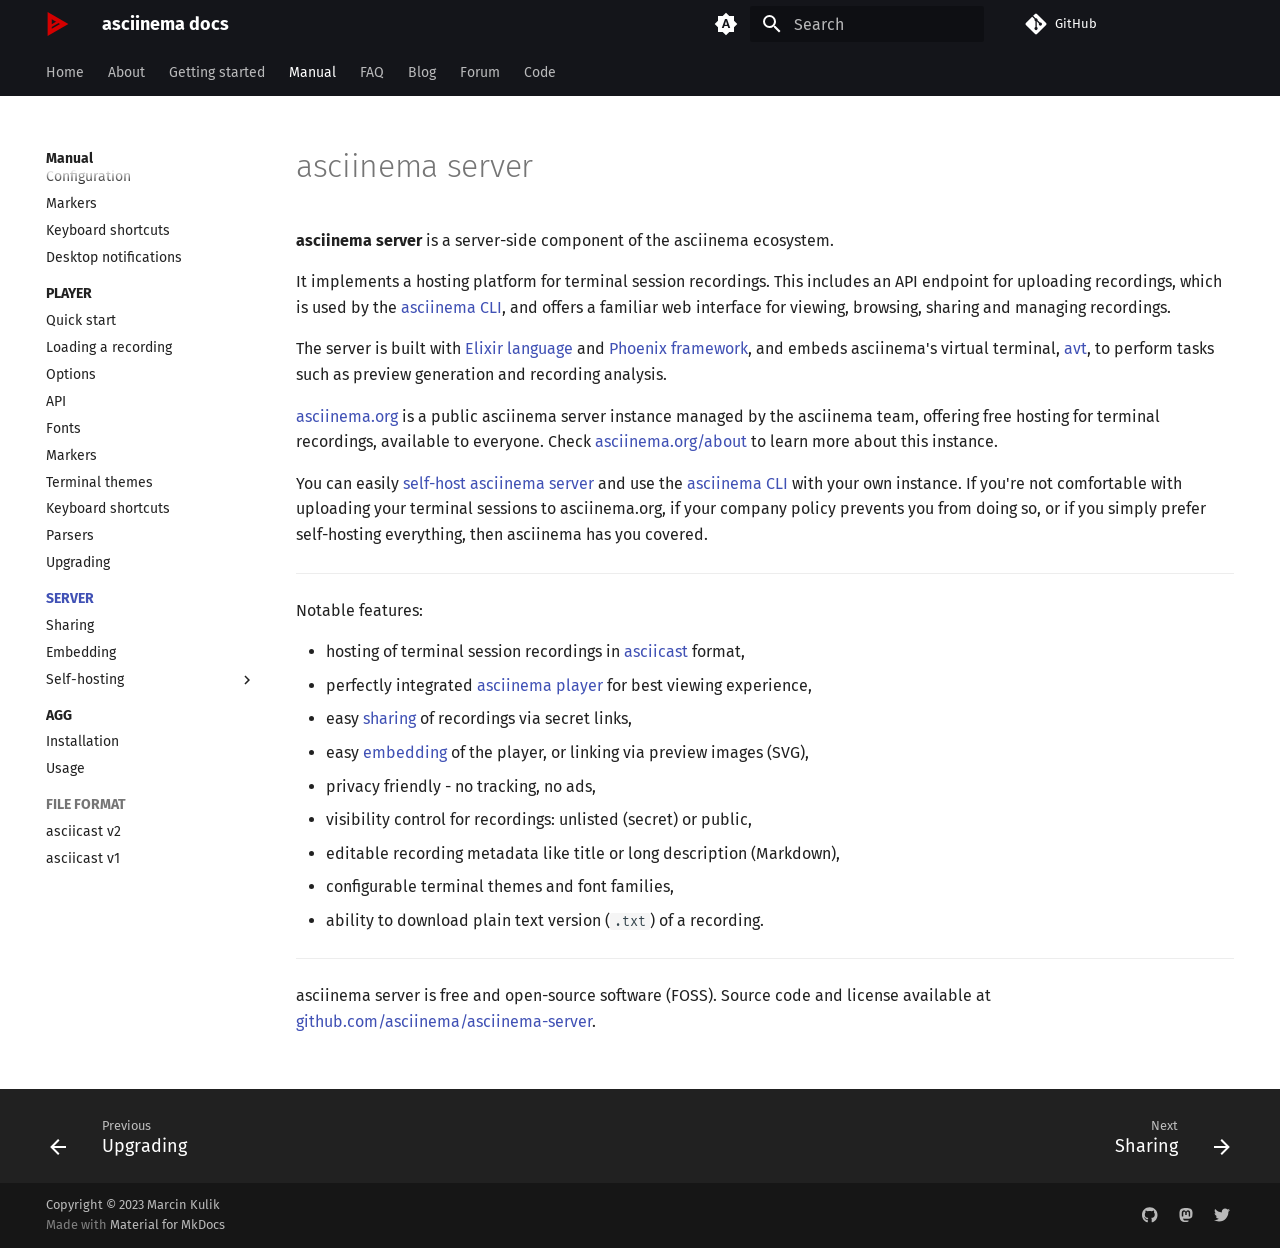
<file: manual/server/index.html>
<!doctype html>
<html lang="en" class="no-js">
  <head>
    
      <meta charset="utf-8">
      <meta name="viewport" content="width=device-width,initial-scale=1">
      
      
        <meta name="author" content="Marcin Kulik">
      
      
      
        <link rel="prev" href="../player/upgrading/">
      
      
        <link rel="next" href="sharing/">
      
      
      <link rel="icon" href="../../assets/logo.svg">
      <meta name="generator" content="mkdocs-1.5.3, mkdocs-material-9.5.6">
    
    
      
        <title>asciinema server - asciinema docs</title>
      
    
    
      <link rel="stylesheet" href="../../assets/stylesheets/main.50c56a3b.min.css">
      
        
        <link rel="stylesheet" href="../../assets/stylesheets/palette.06af60db.min.css">
      
      


    
    
      
    
    
      
    
    
      <link rel="stylesheet" href="../../stylesheets/player-3.6.4.css">
    
      <link rel="stylesheet" href="../../stylesheets/extra.css">
    
      <link rel="stylesheet" href="../../stylesheets/fira.css">
    
    <script>__md_scope=new URL("../..",location),__md_hash=e=>[...e].reduce((e,_)=>(e<<5)-e+_.charCodeAt(0),0),__md_get=(e,_=localStorage,t=__md_scope)=>JSON.parse(_.getItem(t.pathname+"."+e)),__md_set=(e,_,t=localStorage,a=__md_scope)=>{try{t.setItem(a.pathname+"."+e,JSON.stringify(_))}catch(e){}}</script>
    
      

    
    
    
  </head>
  
  
    
    
      
    
    
    
    
    <body dir="ltr" data-md-color-scheme="default" data-md-color-primary="indigo" data-md-color-accent="indigo">
  
    
    <input class="md-toggle" data-md-toggle="drawer" type="checkbox" id="__drawer" autocomplete="off">
    <input class="md-toggle" data-md-toggle="search" type="checkbox" id="__search" autocomplete="off">
    <label class="md-overlay" for="__drawer"></label>
    <div data-md-component="skip">
      
        
        <a href="#asciinema-server" class="md-skip">
          Skip to content
        </a>
      
    </div>
    <div data-md-component="announce">
      
    </div>
    
    
      

<header class="md-header" data-md-component="header">
  <nav class="md-header__inner md-grid" aria-label="Header">
    <a href="../.." title="asciinema docs" class="md-header__button md-logo" aria-label="asciinema docs" data-md-component="logo">
      
  <img src="../../assets/logo.svg" alt="logo">

    </a>
    <label class="md-header__button md-icon" for="__drawer">
      
      <svg xmlns="http://www.w3.org/2000/svg" viewBox="0 0 24 24"><path d="M3 6h18v2H3V6m0 5h18v2H3v-2m0 5h18v2H3v-2Z"/></svg>
    </label>
    <div class="md-header__title" data-md-component="header-title">
      <div class="md-header__ellipsis">
        <div class="md-header__topic">
          <span class="md-ellipsis">
            asciinema docs
          </span>
        </div>
        <div class="md-header__topic" data-md-component="header-topic">
          <span class="md-ellipsis">
            
              asciinema server
            
          </span>
        </div>
      </div>
    </div>
    
      
        <form class="md-header__option" data-md-component="palette">
  
    
    
    
    <input class="md-option" data-md-color-media="(prefers-color-scheme)" data-md-color-scheme="default" data-md-color-primary="indigo" data-md-color-accent="indigo"  aria-label="Switch to light mode"  type="radio" name="__palette" id="__palette_0">
    
      <label class="md-header__button md-icon" title="Switch to light mode" for="__palette_1" hidden>
        <svg xmlns="http://www.w3.org/2000/svg" viewBox="0 0 24 24"><path d="m14.3 16-.7-2h-3.2l-.7 2H7.8L11 7h2l3.2 9h-1.9M20 8.69V4h-4.69L12 .69 8.69 4H4v4.69L.69 12 4 15.31V20h4.69L12 23.31 15.31 20H20v-4.69L23.31 12 20 8.69m-9.15 3.96h2.3L12 9l-1.15 3.65Z"/></svg>
      </label>
    
  
    
    
    
    <input class="md-option" data-md-color-media="(prefers-color-scheme: light)" data-md-color-scheme="default" data-md-color-primary="black" data-md-color-accent="indigo"  aria-label="Switch to dark mode"  type="radio" name="__palette" id="__palette_1">
    
      <label class="md-header__button md-icon" title="Switch to dark mode" for="__palette_2" hidden>
        <svg xmlns="http://www.w3.org/2000/svg" viewBox="0 0 24 24"><path d="M12 8a4 4 0 0 0-4 4 4 4 0 0 0 4 4 4 4 0 0 0 4-4 4 4 0 0 0-4-4m0 10a6 6 0 0 1-6-6 6 6 0 0 1 6-6 6 6 0 0 1 6 6 6 6 0 0 1-6 6m8-9.31V4h-4.69L12 .69 8.69 4H4v4.69L.69 12 4 15.31V20h4.69L12 23.31 15.31 20H20v-4.69L23.31 12 20 8.69Z"/></svg>
      </label>
    
  
    
    
    
    <input class="md-option" data-md-color-media="(prefers-color-scheme: dark)" data-md-color-scheme="slate" data-md-color-primary="black" data-md-color-accent="indigo"  aria-label="Switch to system preference"  type="radio" name="__palette" id="__palette_2">
    
      <label class="md-header__button md-icon" title="Switch to system preference" for="__palette_0" hidden>
        <svg xmlns="http://www.w3.org/2000/svg" viewBox="0 0 24 24"><path d="M12 18c-.89 0-1.74-.2-2.5-.55C11.56 16.5 13 14.42 13 12c0-2.42-1.44-4.5-3.5-5.45C10.26 6.2 11.11 6 12 6a6 6 0 0 1 6 6 6 6 0 0 1-6 6m8-9.31V4h-4.69L12 .69 8.69 4H4v4.69L.69 12 4 15.31V20h4.69L12 23.31 15.31 20H20v-4.69L23.31 12 20 8.69Z"/></svg>
      </label>
    
  
</form>
      
    
    
      <script>var media,input,key,value,palette=__md_get("__palette");if(palette&&palette.color){"(prefers-color-scheme)"===palette.color.media&&(media=matchMedia("(prefers-color-scheme: light)"),input=document.querySelector(media.matches?"[data-md-color-media='(prefers-color-scheme: light)']":"[data-md-color-media='(prefers-color-scheme: dark)']"),palette.color.media=input.getAttribute("data-md-color-media"),palette.color.scheme=input.getAttribute("data-md-color-scheme"),palette.color.primary=input.getAttribute("data-md-color-primary"),palette.color.accent=input.getAttribute("data-md-color-accent"));for([key,value]of Object.entries(palette.color))document.body.setAttribute("data-md-color-"+key,value)}</script>
    
    
    
      <label class="md-header__button md-icon" for="__search">
        
        <svg xmlns="http://www.w3.org/2000/svg" viewBox="0 0 24 24"><path d="M9.5 3A6.5 6.5 0 0 1 16 9.5c0 1.61-.59 3.09-1.56 4.23l.27.27h.79l5 5-1.5 1.5-5-5v-.79l-.27-.27A6.516 6.516 0 0 1 9.5 16 6.5 6.5 0 0 1 3 9.5 6.5 6.5 0 0 1 9.5 3m0 2C7 5 5 7 5 9.5S7 14 9.5 14 14 12 14 9.5 12 5 9.5 5Z"/></svg>
      </label>
      <div class="md-search" data-md-component="search" role="dialog">
  <label class="md-search__overlay" for="__search"></label>
  <div class="md-search__inner" role="search">
    <form class="md-search__form" name="search">
      <input type="text" class="md-search__input" name="query" aria-label="Search" placeholder="Search" autocapitalize="off" autocorrect="off" autocomplete="off" spellcheck="false" data-md-component="search-query" required>
      <label class="md-search__icon md-icon" for="__search">
        
        <svg xmlns="http://www.w3.org/2000/svg" viewBox="0 0 24 24"><path d="M9.5 3A6.5 6.5 0 0 1 16 9.5c0 1.61-.59 3.09-1.56 4.23l.27.27h.79l5 5-1.5 1.5-5-5v-.79l-.27-.27A6.516 6.516 0 0 1 9.5 16 6.5 6.5 0 0 1 3 9.5 6.5 6.5 0 0 1 9.5 3m0 2C7 5 5 7 5 9.5S7 14 9.5 14 14 12 14 9.5 12 5 9.5 5Z"/></svg>
        
        <svg xmlns="http://www.w3.org/2000/svg" viewBox="0 0 24 24"><path d="M20 11v2H8l5.5 5.5-1.42 1.42L4.16 12l7.92-7.92L13.5 5.5 8 11h12Z"/></svg>
      </label>
      <nav class="md-search__options" aria-label="Search">
        
        <button type="reset" class="md-search__icon md-icon" title="Clear" aria-label="Clear" tabindex="-1">
          
          <svg xmlns="http://www.w3.org/2000/svg" viewBox="0 0 24 24"><path d="M19 6.41 17.59 5 12 10.59 6.41 5 5 6.41 10.59 12 5 17.59 6.41 19 12 13.41 17.59 19 19 17.59 13.41 12 19 6.41Z"/></svg>
        </button>
      </nav>
      
        <div class="md-search__suggest" data-md-component="search-suggest"></div>
      
    </form>
    <div class="md-search__output">
      <div class="md-search__scrollwrap" data-md-scrollfix>
        <div class="md-search-result" data-md-component="search-result">
          <div class="md-search-result__meta">
            Initializing search
          </div>
          <ol class="md-search-result__list" role="presentation"></ol>
        </div>
      </div>
    </div>
  </div>
</div>
    
    
      <div class="md-header__source">
        <a href="https://github.com/asciinema/asciinema" title="Go to repository" class="md-source" data-md-component="source">
  <div class="md-source__icon md-icon">
    
    <svg xmlns="http://www.w3.org/2000/svg" viewBox="0 0 448 512"><!--! Font Awesome Free 6.5.1 by @fontawesome - https://fontawesome.com License - https://fontawesome.com/license/free (Icons: CC BY 4.0, Fonts: SIL OFL 1.1, Code: MIT License) Copyright 2023 Fonticons, Inc.--><path d="M439.55 236.05 244 40.45a28.87 28.87 0 0 0-40.81 0l-40.66 40.63 51.52 51.52c27.06-9.14 52.68 16.77 43.39 43.68l49.66 49.66c34.23-11.8 61.18 31 35.47 56.69-26.49 26.49-70.21-2.87-56-37.34L240.22 199v121.85c25.3 12.54 22.26 41.85 9.08 55a34.34 34.34 0 0 1-48.55 0c-17.57-17.6-11.07-46.91 11.25-56v-123c-20.8-8.51-24.6-30.74-18.64-45L142.57 101 8.45 235.14a28.86 28.86 0 0 0 0 40.81l195.61 195.6a28.86 28.86 0 0 0 40.8 0l194.69-194.69a28.86 28.86 0 0 0 0-40.81z"/></svg>
  </div>
  <div class="md-source__repository">
    GitHub
  </div>
</a>
      </div>
    
  </nav>
  
</header>
    
    <div class="md-container" data-md-component="container">
      
      
        
          
            
<nav class="md-tabs" aria-label="Tabs" data-md-component="tabs">
  <div class="md-grid">
    <ul class="md-tabs__list">
      
        
  
  
  
    <li class="md-tabs__item">
      <a href="../.." class="md-tabs__link">
        
  
    
  
  Home

      </a>
    </li>
  

      
        
  
  
  
    
    
      <li class="md-tabs__item">
        <a href="../../history/" class="md-tabs__link">
          
  
    
  
  About

        </a>
      </li>
    
  

      
        
  
  
  
    <li class="md-tabs__item">
      <a href="../../getting-started/" class="md-tabs__link">
        
  
    
  
  Getting started

      </a>
    </li>
  

      
        
  
  
    
  
  
    
    
      <li class="md-tabs__item md-tabs__item--active">
        <a href="../" class="md-tabs__link">
          
  
    
  
  Manual

        </a>
      </li>
    
  

      
        
  
  
  
    <li class="md-tabs__item">
      <a href="../../faq/" class="md-tabs__link">
        
  
    
  
  FAQ

      </a>
    </li>
  

      
        
  
  
  
    <li class="md-tabs__item">
      <a href="https://blog.asciinema.org" class="md-tabs__link">
        
  
    
  
  Blog

      </a>
    </li>
  

      
        
  
  
  
    <li class="md-tabs__item">
      <a href="https://discourse.asciinema.org" class="md-tabs__link">
        
  
    
  
  Forum

      </a>
    </li>
  

      
        
  
  
  
    <li class="md-tabs__item">
      <a href="https://github.com/asciinema" class="md-tabs__link">
        
  
    
  
  Code

      </a>
    </li>
  

      
    </ul>
  </div>
</nav>
          
        
      
      <main class="md-main" data-md-component="main">
        <div class="md-main__inner md-grid">
          
            
              
                
              
              <div class="md-sidebar md-sidebar--primary" data-md-component="sidebar" data-md-type="navigation" >
                <div class="md-sidebar__scrollwrap">
                  <div class="md-sidebar__inner">
                    


  


<nav class="md-nav md-nav--primary md-nav--lifted" aria-label="Navigation" data-md-level="0">
  <label class="md-nav__title" for="__drawer">
    <a href="../.." title="asciinema docs" class="md-nav__button md-logo" aria-label="asciinema docs" data-md-component="logo">
      
  <img src="../../assets/logo.svg" alt="logo">

    </a>
    asciinema docs
  </label>
  
    <div class="md-nav__source">
      <a href="https://github.com/asciinema/asciinema" title="Go to repository" class="md-source" data-md-component="source">
  <div class="md-source__icon md-icon">
    
    <svg xmlns="http://www.w3.org/2000/svg" viewBox="0 0 448 512"><!--! Font Awesome Free 6.5.1 by @fontawesome - https://fontawesome.com License - https://fontawesome.com/license/free (Icons: CC BY 4.0, Fonts: SIL OFL 1.1, Code: MIT License) Copyright 2023 Fonticons, Inc.--><path d="M439.55 236.05 244 40.45a28.87 28.87 0 0 0-40.81 0l-40.66 40.63 51.52 51.52c27.06-9.14 52.68 16.77 43.39 43.68l49.66 49.66c34.23-11.8 61.18 31 35.47 56.69-26.49 26.49-70.21-2.87-56-37.34L240.22 199v121.85c25.3 12.54 22.26 41.85 9.08 55a34.34 34.34 0 0 1-48.55 0c-17.57-17.6-11.07-46.91 11.25-56v-123c-20.8-8.51-24.6-30.74-18.64-45L142.57 101 8.45 235.14a28.86 28.86 0 0 0 0 40.81l195.61 195.6a28.86 28.86 0 0 0 40.8 0l194.69-194.69a28.86 28.86 0 0 0 0-40.81z"/></svg>
  </div>
  <div class="md-source__repository">
    GitHub
  </div>
</a>
    </div>
  
  <ul class="md-nav__list" data-md-scrollfix>
    
      
      
  
  
  
  
    <li class="md-nav__item">
      <a href="../.." class="md-nav__link">
        
  
  <span class="md-ellipsis">
    Home
  </span>
  

      </a>
    </li>
  

    
      
      
  
  
  
  
    
    
      
        
      
        
      
        
      
        
      
        
      
        
      
    
    
    
    
      
      
    
    <li class="md-nav__item md-nav__item--section md-nav__item--nested">
      
        
        
        
        <input class="md-nav__toggle md-toggle " type="checkbox" id="__nav_2" >
        
          
          <label class="md-nav__link" for="__nav_2" id="__nav_2_label" tabindex="">
            
  
  <span class="md-ellipsis">
    About
  </span>
  

            <span class="md-nav__icon md-icon"></span>
          </label>
        
        <nav class="md-nav" data-md-level="1" aria-labelledby="__nav_2_label" aria-expanded="false">
          <label class="md-nav__title" for="__nav_2">
            <span class="md-nav__icon md-icon"></span>
            About
          </label>
          <ul class="md-nav__list" data-md-scrollfix>
            
              
                
  
  
  
  
    <li class="md-nav__item">
      <a href="../../history/" class="md-nav__link">
        
  
  <span class="md-ellipsis">
    History
  </span>
  

      </a>
    </li>
  

              
            
              
                
  
  
  
  
    <li class="md-nav__item">
      <a href="../../how-it-works/" class="md-nav__link">
        
  
  <span class="md-ellipsis">
    How it works
  </span>
  

      </a>
    </li>
  

              
            
              
                
  
  
  
  
    <li class="md-nav__item">
      <a href="../../community/" class="md-nav__link">
        
  
  <span class="md-ellipsis">
    Community
  </span>
  

      </a>
    </li>
  

              
            
              
                
  
  
  
  
    <li class="md-nav__item">
      <a href="../../integrations/" class="md-nav__link">
        
  
  <span class="md-ellipsis">
    Integrations
  </span>
  

      </a>
    </li>
  

              
            
              
                
  
  
  
  
    <li class="md-nav__item">
      <a href="../../donations/" class="md-nav__link">
        
  
  <span class="md-ellipsis">
    Donations
  </span>
  

      </a>
    </li>
  

              
            
              
                
  
  
  
  
    <li class="md-nav__item">
      <a href="../../consulting/" class="md-nav__link">
        
  
  <span class="md-ellipsis">
    Consulting
  </span>
  

      </a>
    </li>
  

              
            
          </ul>
        </nav>
      
    </li>
  

    
      
      
  
  
  
  
    <li class="md-nav__item">
      <a href="../../getting-started/" class="md-nav__link">
        
  
  <span class="md-ellipsis">
    Getting started
  </span>
  

      </a>
    </li>
  

    
      
      
  
  
    
  
  
  
    
    
      
        
          
        
      
        
      
        
      
        
      
        
      
        
      
    
    
    
    
      
      
    
    <li class="md-nav__item md-nav__item--active md-nav__item--section md-nav__item--nested">
      
        
        
        
        <input class="md-nav__toggle md-toggle " type="checkbox" id="__nav_4" checked>
        
          
          
          <div class="md-nav__link md-nav__container">
            <a href="../" class="md-nav__link ">
              
  
  <span class="md-ellipsis">
    Manual
  </span>
  

            </a>
            
              
              <label class="md-nav__link " for="__nav_4" id="__nav_4_label" tabindex="">
                <span class="md-nav__icon md-icon"></span>
              </label>
            
          </div>
        
        <nav class="md-nav" data-md-level="1" aria-labelledby="__nav_4_label" aria-expanded="true">
          <label class="md-nav__title" for="__nav_4">
            <span class="md-nav__icon md-icon"></span>
            Manual
          </label>
          <ul class="md-nav__list" data-md-scrollfix>
            
              
            
              
                
  
  
  
  
    
    
      
        
          
        
      
        
      
        
      
        
      
        
      
        
      
        
      
        
      
    
    
    
    
      
      
    
    <li class="md-nav__item md-nav__item--section md-nav__item--nested">
      
        
        
        
        <input class="md-nav__toggle md-toggle " type="checkbox" id="__nav_4_2" >
        
          
          
          <div class="md-nav__link md-nav__container">
            <a href="../cli/" class="md-nav__link ">
              
  
  <span class="md-ellipsis">
    CLI
  </span>
  

            </a>
            
              
              <label class="md-nav__link " for="__nav_4_2" id="__nav_4_2_label" tabindex="">
                <span class="md-nav__icon md-icon"></span>
              </label>
            
          </div>
        
        <nav class="md-nav" data-md-level="2" aria-labelledby="__nav_4_2_label" aria-expanded="false">
          <label class="md-nav__title" for="__nav_4_2">
            <span class="md-nav__icon md-icon"></span>
            CLI
          </label>
          <ul class="md-nav__list" data-md-scrollfix>
            
              
            
              
                
  
  
  
  
    <li class="md-nav__item">
      <a href="../cli/quick-start/" class="md-nav__link">
        
  
  <span class="md-ellipsis">
    Quick start
  </span>
  

      </a>
    </li>
  

              
            
              
                
  
  
  
  
    <li class="md-nav__item">
      <a href="../cli/installation/" class="md-nav__link">
        
  
  <span class="md-ellipsis">
    Installation
  </span>
  

      </a>
    </li>
  

              
            
              
                
  
  
  
  
    <li class="md-nav__item">
      <a href="../cli/usage/" class="md-nav__link">
        
  
  <span class="md-ellipsis">
    Usage
  </span>
  

      </a>
    </li>
  

              
            
              
                
  
  
  
  
    <li class="md-nav__item">
      <a href="../cli/configuration/" class="md-nav__link">
        
  
  <span class="md-ellipsis">
    Configuration
  </span>
  

      </a>
    </li>
  

              
            
              
                
  
  
  
  
    <li class="md-nav__item">
      <a href="../cli/markers/" class="md-nav__link">
        
  
  <span class="md-ellipsis">
    Markers
  </span>
  

      </a>
    </li>
  

              
            
              
                
  
  
  
  
    <li class="md-nav__item">
      <a href="../cli/shortcuts/" class="md-nav__link">
        
  
  <span class="md-ellipsis">
    Keyboard shortcuts
  </span>
  

      </a>
    </li>
  

              
            
              
                
  
  
  
  
    <li class="md-nav__item">
      <a href="../cli/desktop-notifications/" class="md-nav__link">
        
  
  <span class="md-ellipsis">
    Desktop notifications
  </span>
  

      </a>
    </li>
  

              
            
          </ul>
        </nav>
      
    </li>
  

              
            
              
                
  
  
  
  
    
    
      
        
          
        
      
        
      
        
      
        
      
        
      
        
      
        
      
        
      
        
      
        
      
        
      
    
    
    
    
      
      
    
    <li class="md-nav__item md-nav__item--section md-nav__item--nested">
      
        
        
        
        <input class="md-nav__toggle md-toggle " type="checkbox" id="__nav_4_3" >
        
          
          
          <div class="md-nav__link md-nav__container">
            <a href="../player/" class="md-nav__link ">
              
  
  <span class="md-ellipsis">
    PLAYER
  </span>
  

            </a>
            
              
              <label class="md-nav__link " for="__nav_4_3" id="__nav_4_3_label" tabindex="">
                <span class="md-nav__icon md-icon"></span>
              </label>
            
          </div>
        
        <nav class="md-nav" data-md-level="2" aria-labelledby="__nav_4_3_label" aria-expanded="false">
          <label class="md-nav__title" for="__nav_4_3">
            <span class="md-nav__icon md-icon"></span>
            PLAYER
          </label>
          <ul class="md-nav__list" data-md-scrollfix>
            
              
            
              
                
  
  
  
  
    <li class="md-nav__item">
      <a href="../player/quick-start/" class="md-nav__link">
        
  
  <span class="md-ellipsis">
    Quick start
  </span>
  

      </a>
    </li>
  

              
            
              
                
  
  
  
  
    <li class="md-nav__item">
      <a href="../player/loading/" class="md-nav__link">
        
  
  <span class="md-ellipsis">
    Loading a recording
  </span>
  

      </a>
    </li>
  

              
            
              
                
  
  
  
  
    <li class="md-nav__item">
      <a href="../player/options/" class="md-nav__link">
        
  
  <span class="md-ellipsis">
    Options
  </span>
  

      </a>
    </li>
  

              
            
              
                
  
  
  
  
    <li class="md-nav__item">
      <a href="../player/api/" class="md-nav__link">
        
  
  <span class="md-ellipsis">
    API
  </span>
  

      </a>
    </li>
  

              
            
              
                
  
  
  
  
    <li class="md-nav__item">
      <a href="../player/fonts/" class="md-nav__link">
        
  
  <span class="md-ellipsis">
    Fonts
  </span>
  

      </a>
    </li>
  

              
            
              
                
  
  
  
  
    <li class="md-nav__item">
      <a href="../player/markers/" class="md-nav__link">
        
  
  <span class="md-ellipsis">
    Markers
  </span>
  

      </a>
    </li>
  

              
            
              
                
  
  
  
  
    <li class="md-nav__item">
      <a href="../player/themes/" class="md-nav__link">
        
  
  <span class="md-ellipsis">
    Terminal themes
  </span>
  

      </a>
    </li>
  

              
            
              
                
  
  
  
  
    <li class="md-nav__item">
      <a href="../player/shortcuts/" class="md-nav__link">
        
  
  <span class="md-ellipsis">
    Keyboard shortcuts
  </span>
  

      </a>
    </li>
  

              
            
              
                
  
  
  
  
    <li class="md-nav__item">
      <a href="../player/parsers/" class="md-nav__link">
        
  
  <span class="md-ellipsis">
    Parsers
  </span>
  

      </a>
    </li>
  

              
            
              
                
  
  
  
  
    <li class="md-nav__item">
      <a href="../player/upgrading/" class="md-nav__link">
        
  
  <span class="md-ellipsis">
    Upgrading
  </span>
  

      </a>
    </li>
  

              
            
          </ul>
        </nav>
      
    </li>
  

              
            
              
                
  
  
    
  
  
  
    
    
      
        
          
        
      
        
      
        
      
        
      
    
    
    
    
      
      
    
    <li class="md-nav__item md-nav__item--active md-nav__item--section md-nav__item--nested">
      
        
        
        
        <input class="md-nav__toggle md-toggle " type="checkbox" id="__nav_4_4" checked>
        
          
          
          <div class="md-nav__link md-nav__container">
            <a href="./" class="md-nav__link md-nav__link--active">
              
  
  <span class="md-ellipsis">
    SERVER
  </span>
  

            </a>
            
              
              <label class="md-nav__link md-nav__link--active" for="__nav_4_4" id="__nav_4_4_label" tabindex="">
                <span class="md-nav__icon md-icon"></span>
              </label>
            
          </div>
        
        <nav class="md-nav" data-md-level="2" aria-labelledby="__nav_4_4_label" aria-expanded="true">
          <label class="md-nav__title" for="__nav_4_4">
            <span class="md-nav__icon md-icon"></span>
            SERVER
          </label>
          <ul class="md-nav__list" data-md-scrollfix>
            
              
            
              
                
  
  
  
  
    <li class="md-nav__item">
      <a href="sharing/" class="md-nav__link">
        
  
  <span class="md-ellipsis">
    Sharing
  </span>
  

      </a>
    </li>
  

              
            
              
                
  
  
  
  
    <li class="md-nav__item">
      <a href="embedding/" class="md-nav__link">
        
  
  <span class="md-ellipsis">
    Embedding
  </span>
  

      </a>
    </li>
  

              
            
              
                
  
  
  
  
    
    
      
        
          
        
      
        
      
        
      
        
      
        
      
        
      
    
    
    
    
    <li class="md-nav__item md-nav__item--nested">
      
        
        
        
        <input class="md-nav__toggle md-toggle " type="checkbox" id="__nav_4_4_4" >
        
          
          
          <div class="md-nav__link md-nav__container">
            <a href="self-hosting/" class="md-nav__link ">
              
  
  <span class="md-ellipsis">
    Self-hosting
  </span>
  

            </a>
            
              
              <label class="md-nav__link " for="__nav_4_4_4" id="__nav_4_4_4_label" tabindex="0">
                <span class="md-nav__icon md-icon"></span>
              </label>
            
          </div>
        
        <nav class="md-nav" data-md-level="3" aria-labelledby="__nav_4_4_4_label" aria-expanded="false">
          <label class="md-nav__title" for="__nav_4_4_4">
            <span class="md-nav__icon md-icon"></span>
            Self-hosting
          </label>
          <ul class="md-nav__list" data-md-scrollfix>
            
              
            
              
                
  
  
  
  
    <li class="md-nav__item">
      <a href="self-hosting/quick-start/" class="md-nav__link">
        
  
  <span class="md-ellipsis">
    Quick start
  </span>
  

      </a>
    </li>
  

              
            
              
                
  
  
  
  
    <li class="md-nav__item">
      <a href="self-hosting/configuration/" class="md-nav__link">
        
  
  <span class="md-ellipsis">
    Configuration
  </span>
  

      </a>
    </li>
  

              
            
              
                
  
  
  
  
    <li class="md-nav__item">
      <a href="self-hosting/upgrading/" class="md-nav__link">
        
  
  <span class="md-ellipsis">
    Upgrading
  </span>
  

      </a>
    </li>
  

              
            
              
                
  
  
  
  
    <li class="md-nav__item">
      <a href="self-hosting/admin/" class="md-nav__link">
        
  
  <span class="md-ellipsis">
    Administration
  </span>
  

      </a>
    </li>
  

              
            
              
                
  
  
  
  
    <li class="md-nav__item">
      <a href="self-hosting/customization/" class="md-nav__link">
        
  
  <span class="md-ellipsis">
    Customization
  </span>
  

      </a>
    </li>
  

              
            
          </ul>
        </nav>
      
    </li>
  

              
            
          </ul>
        </nav>
      
    </li>
  

              
            
              
                
  
  
  
  
    
    
      
        
          
        
      
        
      
        
      
    
    
    
    
      
      
    
    <li class="md-nav__item md-nav__item--section md-nav__item--nested">
      
        
        
        
        <input class="md-nav__toggle md-toggle " type="checkbox" id="__nav_4_5" >
        
          
          
          <div class="md-nav__link md-nav__container">
            <a href="../agg/" class="md-nav__link ">
              
  
  <span class="md-ellipsis">
    AGG
  </span>
  

            </a>
            
              
              <label class="md-nav__link " for="__nav_4_5" id="__nav_4_5_label" tabindex="">
                <span class="md-nav__icon md-icon"></span>
              </label>
            
          </div>
        
        <nav class="md-nav" data-md-level="2" aria-labelledby="__nav_4_5_label" aria-expanded="false">
          <label class="md-nav__title" for="__nav_4_5">
            <span class="md-nav__icon md-icon"></span>
            AGG
          </label>
          <ul class="md-nav__list" data-md-scrollfix>
            
              
            
              
                
  
  
  
  
    <li class="md-nav__item">
      <a href="../agg/installation/" class="md-nav__link">
        
  
  <span class="md-ellipsis">
    Installation
  </span>
  

      </a>
    </li>
  

              
            
              
                
  
  
  
  
    <li class="md-nav__item">
      <a href="../agg/usage/" class="md-nav__link">
        
  
  <span class="md-ellipsis">
    Usage
  </span>
  

      </a>
    </li>
  

              
            
          </ul>
        </nav>
      
    </li>
  

              
            
              
                
  
  
  
  
    
    
      
        
      
        
      
    
    
    
    
      
      
    
    <li class="md-nav__item md-nav__item--section md-nav__item--nested">
      
        
        
        
        <input class="md-nav__toggle md-toggle " type="checkbox" id="__nav_4_6" >
        
          
          <label class="md-nav__link" for="__nav_4_6" id="__nav_4_6_label" tabindex="">
            
  
  <span class="md-ellipsis">
    FILE FORMAT
  </span>
  

            <span class="md-nav__icon md-icon"></span>
          </label>
        
        <nav class="md-nav" data-md-level="2" aria-labelledby="__nav_4_6_label" aria-expanded="false">
          <label class="md-nav__title" for="__nav_4_6">
            <span class="md-nav__icon md-icon"></span>
            FILE FORMAT
          </label>
          <ul class="md-nav__list" data-md-scrollfix>
            
              
                
  
  
  
  
    <li class="md-nav__item">
      <a href="../asciicast/v2/" class="md-nav__link">
        
  
  <span class="md-ellipsis">
    asciicast v2
  </span>
  

      </a>
    </li>
  

              
            
              
                
  
  
  
  
    <li class="md-nav__item">
      <a href="../asciicast/v1/" class="md-nav__link">
        
  
  <span class="md-ellipsis">
    asciicast v1
  </span>
  

      </a>
    </li>
  

              
            
          </ul>
        </nav>
      
    </li>
  

              
            
          </ul>
        </nav>
      
    </li>
  

    
      
      
  
  
  
  
    <li class="md-nav__item">
      <a href="../../faq/" class="md-nav__link">
        
  
  <span class="md-ellipsis">
    FAQ
  </span>
  

      </a>
    </li>
  

    
      
      
  
  
  
  
    <li class="md-nav__item">
      <a href="https://blog.asciinema.org" class="md-nav__link">
        
  
  <span class="md-ellipsis">
    Blog
  </span>
  

      </a>
    </li>
  

    
      
      
  
  
  
  
    <li class="md-nav__item">
      <a href="https://discourse.asciinema.org" class="md-nav__link">
        
  
  <span class="md-ellipsis">
    Forum
  </span>
  

      </a>
    </li>
  

    
      
      
  
  
  
  
    <li class="md-nav__item">
      <a href="https://github.com/asciinema" class="md-nav__link">
        
  
  <span class="md-ellipsis">
    Code
  </span>
  

      </a>
    </li>
  

    
  </ul>
</nav>
                  </div>
                </div>
              </div>
            
            
              
                
              
              <div class="md-sidebar md-sidebar--secondary" data-md-component="sidebar" data-md-type="toc" hidden>
                <div class="md-sidebar__scrollwrap">
                  <div class="md-sidebar__inner">
                    

<nav class="md-nav md-nav--secondary" aria-label="Table of contents">
  
  
  
    
  
  
</nav>
                  </div>
                </div>
              </div>
            
          
          
            <div class="md-content" data-md-component="content">
              <article class="md-content__inner md-typeset">
                
                  

  
  


<h1 id="asciinema-server">asciinema server<a class="headerlink" href="#asciinema-server" title="Permanent link">&para;</a></h1>
<p><strong>asciinema server</strong> is a server-side component of the asciinema ecosystem.</p>
<p>It implements a hosting platform for terminal session recordings. This includes
an API endpoint for uploading recordings, which is used by the <a href="../cli/">asciinema
CLI</a>, and offers a familiar web interface for viewing,
browsing, sharing and managing recordings.</p>
<p>The server is built with <a href="https://elixir-lang.org/">Elixir language</a> and
<a href="https://www.phoenixframework.org/">Phoenix framework</a>, and embeds asciinema's
virtual terminal, <a href="https://github.com/asciinema/avt">avt</a>, to perform tasks such
as preview generation and recording analysis.</p>
<p><a href="https://asciinema.org">asciinema.org</a> is a public asciinema server instance
managed by the asciinema team, offering free hosting for terminal recordings,
available to everyone. Check <a href="https://asciinema.org/about">asciinema.org/about</a>
to learn more about this instance.</p>
<p>You can easily <a href="self-hosting/">self-host asciinema server</a> and use the
<a href="../cli/">asciinema CLI</a> with your own instance. If you're not
comfortable with uploading your terminal sessions to asciinema.org, if your
company policy prevents you from doing so, or if you simply prefer self-hosting
everything, then asciinema has you covered.</p>
<hr />
<p>Notable features:</p>
<ul>
<li>hosting of terminal session recordings in <a href="../asciicast/v2/">asciicast</a>
  format,</li>
<li>perfectly integrated <a href="../player/">asciinema player</a> for best viewing
  experience,</li>
<li>easy <a href="sharing/">sharing</a> of recordings via secret links,</li>
<li>easy <a href="embedding/">embedding</a> of the player, or linking via preview images
  (SVG),</li>
<li>privacy friendly - no tracking, no ads,</li>
<li>visibility control for recordings: unlisted (secret) or public,</li>
<li>editable recording metadata like title or long description (Markdown),</li>
<li>configurable terminal themes and font families,</li>
<li>ability to download plain text version (<code>.txt</code>) of a recording.</li>
</ul>
<hr />
<p>asciinema server is free and open-source software (FOSS). Source code and
license available at
<a href="https://github.com/asciinema/asciinema-server">github.com/asciinema/asciinema-server</a>.</p>







  
  




  



                
              </article>
            </div>
          
          
  <script>var tabs=__md_get("__tabs");if(Array.isArray(tabs))e:for(var set of document.querySelectorAll(".tabbed-set")){var tab,labels=set.querySelector(".tabbed-labels");for(tab of tabs)for(var label of labels.getElementsByTagName("label"))if(label.innerText.trim()===tab){var input=document.getElementById(label.htmlFor);input.checked=!0;continue e}}</script>

<script>var target=document.getElementById(location.hash.slice(1));target&&target.name&&(target.checked=target.name.startsWith("__tabbed_"))</script>
        </div>
        
          <button type="button" class="md-top md-icon" data-md-component="top" hidden>
  
  <svg xmlns="http://www.w3.org/2000/svg" viewBox="0 0 24 24"><path d="M13 20h-2V8l-5.5 5.5-1.42-1.42L12 4.16l7.92 7.92-1.42 1.42L13 8v12Z"/></svg>
  Back to top
</button>
        
      </main>
      
        <footer class="md-footer">
  
    
      
        
      
      <nav class="md-footer__inner md-grid" aria-label="Footer" >
        
          
          <a href="../player/upgrading/" class="md-footer__link md-footer__link--prev" aria-label="Previous: Upgrading">
            <div class="md-footer__button md-icon">
              
              <svg xmlns="http://www.w3.org/2000/svg" viewBox="0 0 24 24"><path d="M20 11v2H8l5.5 5.5-1.42 1.42L4.16 12l7.92-7.92L13.5 5.5 8 11h12Z"/></svg>
            </div>
            <div class="md-footer__title">
              <span class="md-footer__direction">
                Previous
              </span>
              <div class="md-ellipsis">
                Upgrading
              </div>
            </div>
          </a>
        
        
          
          <a href="sharing/" class="md-footer__link md-footer__link--next" aria-label="Next: Sharing">
            <div class="md-footer__title">
              <span class="md-footer__direction">
                Next
              </span>
              <div class="md-ellipsis">
                Sharing
              </div>
            </div>
            <div class="md-footer__button md-icon">
              
              <svg xmlns="http://www.w3.org/2000/svg" viewBox="0 0 24 24"><path d="M4 11v2h12l-5.5 5.5 1.42 1.42L19.84 12l-7.92-7.92L10.5 5.5 16 11H4Z"/></svg>
            </div>
          </a>
        
      </nav>
    
  
  <div class="md-footer-meta md-typeset">
    <div class="md-footer-meta__inner md-grid">
      <div class="md-copyright">
  
    <div class="md-copyright__highlight">
      Copyright &copy; 2023 Marcin Kulik
    </div>
  
  
    Made with
    <a href="https://squidfunk.github.io/mkdocs-material/" target="_blank" rel="noopener">
      Material for MkDocs
    </a>
  
</div>
      
        <div class="md-social">
  
    
    
    
    
    <a href="https://github.com/asciinema" target="_blank" rel="noopener" title="asciinema on Github" class="md-social__link">
      <svg xmlns="http://www.w3.org/2000/svg" viewBox="0 0 496 512"><!--! Font Awesome Free 6.5.1 by @fontawesome - https://fontawesome.com License - https://fontawesome.com/license/free (Icons: CC BY 4.0, Fonts: SIL OFL 1.1, Code: MIT License) Copyright 2023 Fonticons, Inc.--><path d="M165.9 397.4c0 2-2.3 3.6-5.2 3.6-3.3.3-5.6-1.3-5.6-3.6 0-2 2.3-3.6 5.2-3.6 3-.3 5.6 1.3 5.6 3.6zm-31.1-4.5c-.7 2 1.3 4.3 4.3 4.9 2.6 1 5.6 0 6.2-2s-1.3-4.3-4.3-5.2c-2.6-.7-5.5.3-6.2 2.3zm44.2-1.7c-2.9.7-4.9 2.6-4.6 4.9.3 2 2.9 3.3 5.9 2.6 2.9-.7 4.9-2.6 4.6-4.6-.3-1.9-3-3.2-5.9-2.9zM244.8 8C106.1 8 0 113.3 0 252c0 110.9 69.8 205.8 169.5 239.2 12.8 2.3 17.3-5.6 17.3-12.1 0-6.2-.3-40.4-.3-61.4 0 0-70 15-84.7-29.8 0 0-11.4-29.1-27.8-36.6 0 0-22.9-15.7 1.6-15.4 0 0 24.9 2 38.6 25.8 21.9 38.6 58.6 27.5 72.9 20.9 2.3-16 8.8-27.1 16-33.7-55.9-6.2-112.3-14.3-112.3-110.5 0-27.5 7.6-41.3 23.6-58.9-2.6-6.5-11.1-33.3 2.6-67.9 20.9-6.5 69 27 69 27 20-5.6 41.5-8.5 62.8-8.5s42.8 2.9 62.8 8.5c0 0 48.1-33.6 69-27 13.7 34.7 5.2 61.4 2.6 67.9 16 17.7 25.8 31.5 25.8 58.9 0 96.5-58.9 104.2-114.8 110.5 9.2 7.9 17 22.9 17 46.4 0 33.7-.3 75.4-.3 83.6 0 6.5 4.6 14.4 17.3 12.1C428.2 457.8 496 362.9 496 252 496 113.3 383.5 8 244.8 8zM97.2 352.9c-1.3 1-1 3.3.7 5.2 1.6 1.6 3.9 2.3 5.2 1 1.3-1 1-3.3-.7-5.2-1.6-1.6-3.9-2.3-5.2-1zm-10.8-8.1c-.7 1.3.3 2.9 2.3 3.9 1.6 1 3.6.7 4.3-.7.7-1.3-.3-2.9-2.3-3.9-2-.6-3.6-.3-4.3.7zm32.4 35.6c-1.6 1.3-1 4.3 1.3 6.2 2.3 2.3 5.2 2.6 6.5 1 1.3-1.3.7-4.3-1.3-6.2-2.2-2.3-5.2-2.6-6.5-1zm-11.4-14.7c-1.6 1-1.6 3.6 0 5.9 1.6 2.3 4.3 3.3 5.6 2.3 1.6-1.3 1.6-3.9 0-6.2-1.4-2.3-4-3.3-5.6-2z"/></svg>
    </a>
  
    
    
      
    
    
    
    <a href="https://fosstodon.org/@asciinema" target="_blank" rel="noopener me" title="asciinema on Mastodon" class="md-social__link">
      <svg xmlns="http://www.w3.org/2000/svg" viewBox="0 0 448 512"><!--! Font Awesome Free 6.5.1 by @fontawesome - https://fontawesome.com License - https://fontawesome.com/license/free (Icons: CC BY 4.0, Fonts: SIL OFL 1.1, Code: MIT License) Copyright 2023 Fonticons, Inc.--><path d="M433 179.11c0-97.2-63.71-125.7-63.71-125.7-62.52-28.7-228.56-28.4-290.48 0 0 0-63.72 28.5-63.72 125.7 0 115.7-6.6 259.4 105.63 289.1 40.51 10.7 75.32 13 103.33 11.4 50.81-2.8 79.32-18.1 79.32-18.1l-1.7-36.9s-36.31 11.4-77.12 10.1c-40.41-1.4-83-4.4-89.63-54a102.54 102.54 0 0 1-.9-13.9c85.63 20.9 158.65 9.1 178.75 6.7 56.12-6.7 105-41.3 111.23-72.9 9.8-49.8 9-121.5 9-121.5zm-75.12 125.2h-46.63v-114.2c0-49.7-64-51.6-64 6.9v62.5h-46.33V197c0-58.5-64-56.6-64-6.9v114.2H90.19c0-122.1-5.2-147.9 18.41-175 25.9-28.9 79.82-30.8 103.83 6.1l11.6 19.5 11.6-19.5c24.11-37.1 78.12-34.8 103.83-6.1 23.71 27.3 18.4 53 18.4 175z"/></svg>
    </a>
  
    
    
    
    
    <a href="https://twitter.com/asciinema" target="_blank" rel="noopener" title="asciinema on X (Twitter)" class="md-social__link">
      <svg xmlns="http://www.w3.org/2000/svg" viewBox="0 0 512 512"><!--! Font Awesome Free 6.5.1 by @fontawesome - https://fontawesome.com License - https://fontawesome.com/license/free (Icons: CC BY 4.0, Fonts: SIL OFL 1.1, Code: MIT License) Copyright 2023 Fonticons, Inc.--><path d="M459.37 151.716c.325 4.548.325 9.097.325 13.645 0 138.72-105.583 298.558-298.558 298.558-59.452 0-114.68-17.219-161.137-47.106 8.447.974 16.568 1.299 25.34 1.299 49.055 0 94.213-16.568 130.274-44.832-46.132-.975-84.792-31.188-98.112-72.772 6.498.974 12.995 1.624 19.818 1.624 9.421 0 18.843-1.3 27.614-3.573-48.081-9.747-84.143-51.98-84.143-102.985v-1.299c13.969 7.797 30.214 12.67 47.431 13.319-28.264-18.843-46.781-51.005-46.781-87.391 0-19.492 5.197-37.36 14.294-52.954 51.655 63.675 129.3 105.258 216.365 109.807-1.624-7.797-2.599-15.918-2.599-24.04 0-57.828 46.782-104.934 104.934-104.934 30.213 0 57.502 12.67 76.67 33.137 23.715-4.548 46.456-13.32 66.599-25.34-7.798 24.366-24.366 44.833-46.132 57.827 21.117-2.273 41.584-8.122 60.426-16.243-14.292 20.791-32.161 39.308-52.628 54.253z"/></svg>
    </a>
  
</div>
      
    </div>
  </div>
</footer>
      
    </div>
    <div class="md-dialog" data-md-component="dialog">
      <div class="md-dialog__inner md-typeset"></div>
    </div>
    
      <div class="md-progress" data-md-component="progress" role="progressbar"></div>
    
    
    <script id="__config" type="application/json">{"base": "../..", "features": ["navigation.tabs", "navigation.instant", "navigation.instant.progress", "navigation.sections", "navigation.indexes", "navigation.top", "navigation.footer", "search.suggest", "search.highlight", "content.tabs.link", "content.code.annotation", "content.code.copy"], "search": "../../assets/javascripts/workers/search.b8dbb3d2.min.js", "translations": {"clipboard.copied": "Copied to clipboard", "clipboard.copy": "Copy to clipboard", "search.result.more.one": "1 more on this page", "search.result.more.other": "# more on this page", "search.result.none": "No matching documents", "search.result.one": "1 matching document", "search.result.other": "# matching documents", "search.result.placeholder": "Type to start searching", "search.result.term.missing": "Missing", "select.version": "Select version"}}</script>
    
    
      <script src="../../assets/javascripts/bundle.e1c3ead8.min.js"></script>
      
        <script src="../../javascripts/player-3.6.4.min.js"></script>
      
        <script src="../../javascripts/extra.js"></script>
      
    
  </body>
</html>
</file>
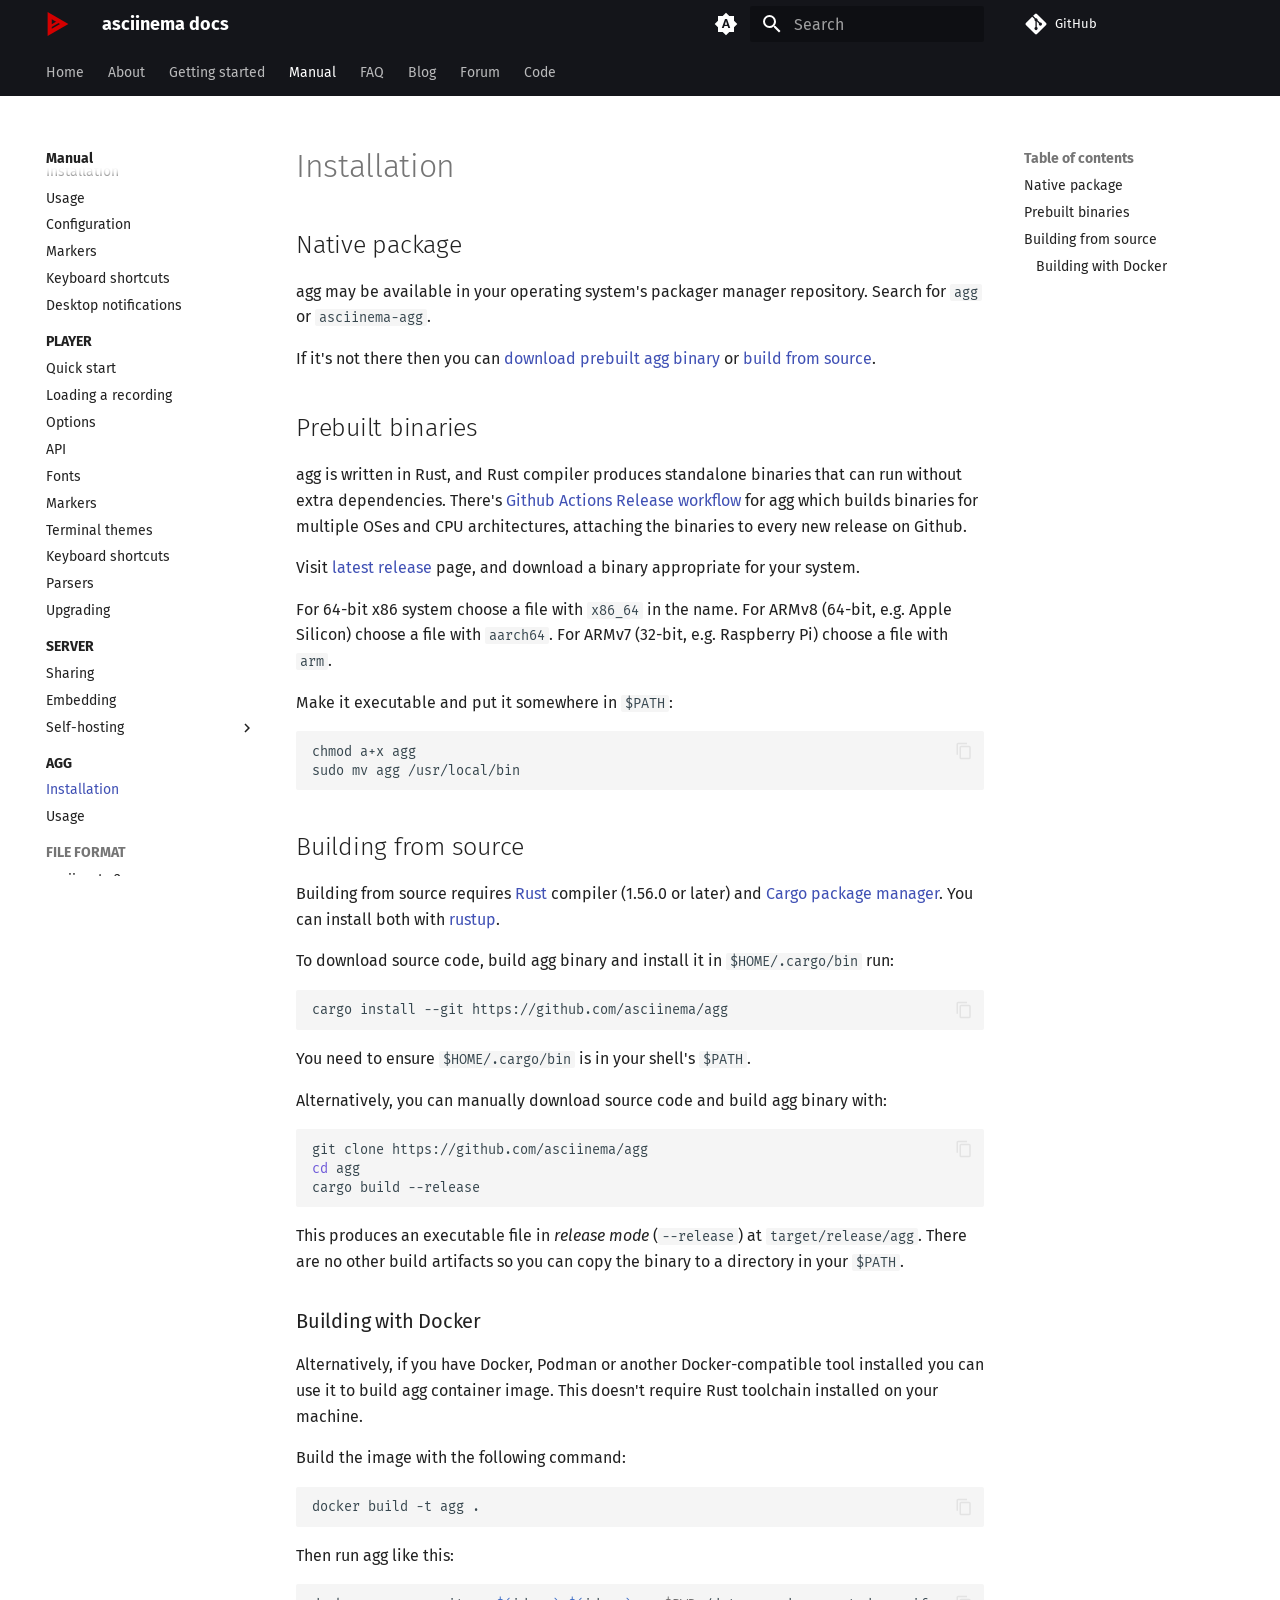
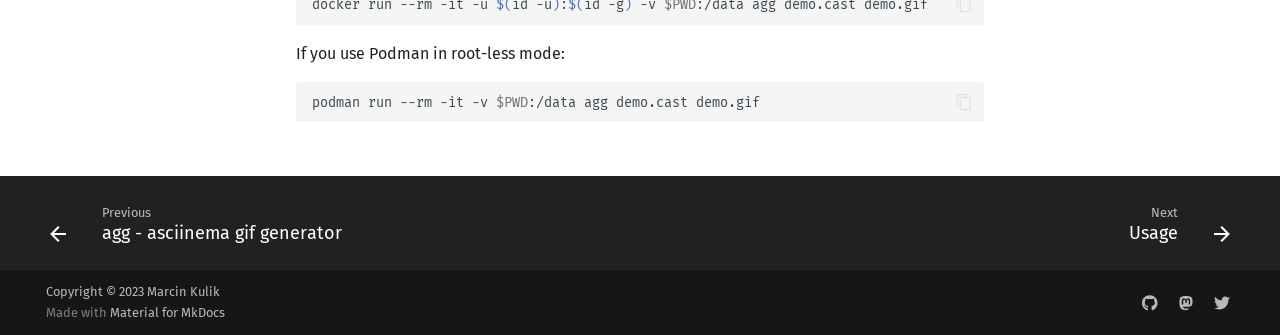
<file: manual/agg/installation/index.html>
<!doctype html>
<html lang="en" class="no-js">
  <head>
    
      <meta charset="utf-8">
      <meta name="viewport" content="width=device-width,initial-scale=1">
      
      
        <meta name="author" content="Marcin Kulik">
      
      
      
        <link rel="prev" href="../">
      
      
        <link rel="next" href="../usage/">
      
      
      <link rel="icon" href="../../../assets/logo.svg">
      <meta name="generator" content="mkdocs-1.5.3, mkdocs-material-9.5.6">
    
    
      
        <title>Installation - asciinema docs</title>
      
    
    
      <link rel="stylesheet" href="../../../assets/stylesheets/main.50c56a3b.min.css">
      
        
        <link rel="stylesheet" href="../../../assets/stylesheets/palette.06af60db.min.css">
      
      


    
    
      
    
    
      
    
    
      <link rel="stylesheet" href="../../../stylesheets/player-3.6.4.css">
    
      <link rel="stylesheet" href="../../../stylesheets/extra.css">
    
      <link rel="stylesheet" href="../../../stylesheets/fira.css">
    
    <script>__md_scope=new URL("../../..",location),__md_hash=e=>[...e].reduce((e,_)=>(e<<5)-e+_.charCodeAt(0),0),__md_get=(e,_=localStorage,t=__md_scope)=>JSON.parse(_.getItem(t.pathname+"."+e)),__md_set=(e,_,t=localStorage,a=__md_scope)=>{try{t.setItem(a.pathname+"."+e,JSON.stringify(_))}catch(e){}}</script>
    
      

    
    
    
  </head>
  
  
    
    
      
    
    
    
    
    <body dir="ltr" data-md-color-scheme="default" data-md-color-primary="indigo" data-md-color-accent="indigo">
  
    
    <input class="md-toggle" data-md-toggle="drawer" type="checkbox" id="__drawer" autocomplete="off">
    <input class="md-toggle" data-md-toggle="search" type="checkbox" id="__search" autocomplete="off">
    <label class="md-overlay" for="__drawer"></label>
    <div data-md-component="skip">
      
        
        <a href="#installation" class="md-skip">
          Skip to content
        </a>
      
    </div>
    <div data-md-component="announce">
      
    </div>
    
    
      

<header class="md-header" data-md-component="header">
  <nav class="md-header__inner md-grid" aria-label="Header">
    <a href="../../.." title="asciinema docs" class="md-header__button md-logo" aria-label="asciinema docs" data-md-component="logo">
      
  <img src="../../../assets/logo.svg" alt="logo">

    </a>
    <label class="md-header__button md-icon" for="__drawer">
      
      <svg xmlns="http://www.w3.org/2000/svg" viewBox="0 0 24 24"><path d="M3 6h18v2H3V6m0 5h18v2H3v-2m0 5h18v2H3v-2Z"/></svg>
    </label>
    <div class="md-header__title" data-md-component="header-title">
      <div class="md-header__ellipsis">
        <div class="md-header__topic">
          <span class="md-ellipsis">
            asciinema docs
          </span>
        </div>
        <div class="md-header__topic" data-md-component="header-topic">
          <span class="md-ellipsis">
            
              Installation
            
          </span>
        </div>
      </div>
    </div>
    
      
        <form class="md-header__option" data-md-component="palette">
  
    
    
    
    <input class="md-option" data-md-color-media="(prefers-color-scheme)" data-md-color-scheme="default" data-md-color-primary="indigo" data-md-color-accent="indigo"  aria-label="Switch to light mode"  type="radio" name="__palette" id="__palette_0">
    
      <label class="md-header__button md-icon" title="Switch to light mode" for="__palette_1" hidden>
        <svg xmlns="http://www.w3.org/2000/svg" viewBox="0 0 24 24"><path d="m14.3 16-.7-2h-3.2l-.7 2H7.8L11 7h2l3.2 9h-1.9M20 8.69V4h-4.69L12 .69 8.69 4H4v4.69L.69 12 4 15.31V20h4.69L12 23.31 15.31 20H20v-4.69L23.31 12 20 8.69m-9.15 3.96h2.3L12 9l-1.15 3.65Z"/></svg>
      </label>
    
  
    
    
    
    <input class="md-option" data-md-color-media="(prefers-color-scheme: light)" data-md-color-scheme="default" data-md-color-primary="black" data-md-color-accent="indigo"  aria-label="Switch to dark mode"  type="radio" name="__palette" id="__palette_1">
    
      <label class="md-header__button md-icon" title="Switch to dark mode" for="__palette_2" hidden>
        <svg xmlns="http://www.w3.org/2000/svg" viewBox="0 0 24 24"><path d="M12 8a4 4 0 0 0-4 4 4 4 0 0 0 4 4 4 4 0 0 0 4-4 4 4 0 0 0-4-4m0 10a6 6 0 0 1-6-6 6 6 0 0 1 6-6 6 6 0 0 1 6 6 6 6 0 0 1-6 6m8-9.31V4h-4.69L12 .69 8.69 4H4v4.69L.69 12 4 15.31V20h4.69L12 23.31 15.31 20H20v-4.69L23.31 12 20 8.69Z"/></svg>
      </label>
    
  
    
    
    
    <input class="md-option" data-md-color-media="(prefers-color-scheme: dark)" data-md-color-scheme="slate" data-md-color-primary="black" data-md-color-accent="indigo"  aria-label="Switch to system preference"  type="radio" name="__palette" id="__palette_2">
    
      <label class="md-header__button md-icon" title="Switch to system preference" for="__palette_0" hidden>
        <svg xmlns="http://www.w3.org/2000/svg" viewBox="0 0 24 24"><path d="M12 18c-.89 0-1.74-.2-2.5-.55C11.56 16.5 13 14.42 13 12c0-2.42-1.44-4.5-3.5-5.45C10.26 6.2 11.11 6 12 6a6 6 0 0 1 6 6 6 6 0 0 1-6 6m8-9.31V4h-4.69L12 .69 8.69 4H4v4.69L.69 12 4 15.31V20h4.69L12 23.31 15.31 20H20v-4.69L23.31 12 20 8.69Z"/></svg>
      </label>
    
  
</form>
      
    
    
      <script>var media,input,key,value,palette=__md_get("__palette");if(palette&&palette.color){"(prefers-color-scheme)"===palette.color.media&&(media=matchMedia("(prefers-color-scheme: light)"),input=document.querySelector(media.matches?"[data-md-color-media='(prefers-color-scheme: light)']":"[data-md-color-media='(prefers-color-scheme: dark)']"),palette.color.media=input.getAttribute("data-md-color-media"),palette.color.scheme=input.getAttribute("data-md-color-scheme"),palette.color.primary=input.getAttribute("data-md-color-primary"),palette.color.accent=input.getAttribute("data-md-color-accent"));for([key,value]of Object.entries(palette.color))document.body.setAttribute("data-md-color-"+key,value)}</script>
    
    
    
      <label class="md-header__button md-icon" for="__search">
        
        <svg xmlns="http://www.w3.org/2000/svg" viewBox="0 0 24 24"><path d="M9.5 3A6.5 6.5 0 0 1 16 9.5c0 1.61-.59 3.09-1.56 4.23l.27.27h.79l5 5-1.5 1.5-5-5v-.79l-.27-.27A6.516 6.516 0 0 1 9.5 16 6.5 6.5 0 0 1 3 9.5 6.5 6.5 0 0 1 9.5 3m0 2C7 5 5 7 5 9.5S7 14 9.5 14 14 12 14 9.5 12 5 9.5 5Z"/></svg>
      </label>
      <div class="md-search" data-md-component="search" role="dialog">
  <label class="md-search__overlay" for="__search"></label>
  <div class="md-search__inner" role="search">
    <form class="md-search__form" name="search">
      <input type="text" class="md-search__input" name="query" aria-label="Search" placeholder="Search" autocapitalize="off" autocorrect="off" autocomplete="off" spellcheck="false" data-md-component="search-query" required>
      <label class="md-search__icon md-icon" for="__search">
        
        <svg xmlns="http://www.w3.org/2000/svg" viewBox="0 0 24 24"><path d="M9.5 3A6.5 6.5 0 0 1 16 9.5c0 1.61-.59 3.09-1.56 4.23l.27.27h.79l5 5-1.5 1.5-5-5v-.79l-.27-.27A6.516 6.516 0 0 1 9.5 16 6.5 6.5 0 0 1 3 9.5 6.5 6.5 0 0 1 9.5 3m0 2C7 5 5 7 5 9.5S7 14 9.5 14 14 12 14 9.5 12 5 9.5 5Z"/></svg>
        
        <svg xmlns="http://www.w3.org/2000/svg" viewBox="0 0 24 24"><path d="M20 11v2H8l5.5 5.5-1.42 1.42L4.16 12l7.92-7.92L13.5 5.5 8 11h12Z"/></svg>
      </label>
      <nav class="md-search__options" aria-label="Search">
        
        <button type="reset" class="md-search__icon md-icon" title="Clear" aria-label="Clear" tabindex="-1">
          
          <svg xmlns="http://www.w3.org/2000/svg" viewBox="0 0 24 24"><path d="M19 6.41 17.59 5 12 10.59 6.41 5 5 6.41 10.59 12 5 17.59 6.41 19 12 13.41 17.59 19 19 17.59 13.41 12 19 6.41Z"/></svg>
        </button>
      </nav>
      
        <div class="md-search__suggest" data-md-component="search-suggest"></div>
      
    </form>
    <div class="md-search__output">
      <div class="md-search__scrollwrap" data-md-scrollfix>
        <div class="md-search-result" data-md-component="search-result">
          <div class="md-search-result__meta">
            Initializing search
          </div>
          <ol class="md-search-result__list" role="presentation"></ol>
        </div>
      </div>
    </div>
  </div>
</div>
    
    
      <div class="md-header__source">
        <a href="https://github.com/asciinema/asciinema" title="Go to repository" class="md-source" data-md-component="source">
  <div class="md-source__icon md-icon">
    
    <svg xmlns="http://www.w3.org/2000/svg" viewBox="0 0 448 512"><!--! Font Awesome Free 6.5.1 by @fontawesome - https://fontawesome.com License - https://fontawesome.com/license/free (Icons: CC BY 4.0, Fonts: SIL OFL 1.1, Code: MIT License) Copyright 2023 Fonticons, Inc.--><path d="M439.55 236.05 244 40.45a28.87 28.87 0 0 0-40.81 0l-40.66 40.63 51.52 51.52c27.06-9.14 52.68 16.77 43.39 43.68l49.66 49.66c34.23-11.8 61.18 31 35.47 56.69-26.49 26.49-70.21-2.87-56-37.34L240.22 199v121.85c25.3 12.54 22.26 41.85 9.08 55a34.34 34.34 0 0 1-48.55 0c-17.57-17.6-11.07-46.91 11.25-56v-123c-20.8-8.51-24.6-30.74-18.64-45L142.57 101 8.45 235.14a28.86 28.86 0 0 0 0 40.81l195.61 195.6a28.86 28.86 0 0 0 40.8 0l194.69-194.69a28.86 28.86 0 0 0 0-40.81z"/></svg>
  </div>
  <div class="md-source__repository">
    GitHub
  </div>
</a>
      </div>
    
  </nav>
  
</header>
    
    <div class="md-container" data-md-component="container">
      
      
        
          
            
<nav class="md-tabs" aria-label="Tabs" data-md-component="tabs">
  <div class="md-grid">
    <ul class="md-tabs__list">
      
        
  
  
  
    <li class="md-tabs__item">
      <a href="../../.." class="md-tabs__link">
        
  
    
  
  Home

      </a>
    </li>
  

      
        
  
  
  
    
    
      <li class="md-tabs__item">
        <a href="../../../history/" class="md-tabs__link">
          
  
    
  
  About

        </a>
      </li>
    
  

      
        
  
  
  
    <li class="md-tabs__item">
      <a href="../../../getting-started/" class="md-tabs__link">
        
  
    
  
  Getting started

      </a>
    </li>
  

      
        
  
  
    
  
  
    
    
      <li class="md-tabs__item md-tabs__item--active">
        <a href="../../" class="md-tabs__link">
          
  
    
  
  Manual

        </a>
      </li>
    
  

      
        
  
  
  
    <li class="md-tabs__item">
      <a href="../../../faq/" class="md-tabs__link">
        
  
    
  
  FAQ

      </a>
    </li>
  

      
        
  
  
  
    <li class="md-tabs__item">
      <a href="https://blog.asciinema.org" class="md-tabs__link">
        
  
    
  
  Blog

      </a>
    </li>
  

      
        
  
  
  
    <li class="md-tabs__item">
      <a href="https://discourse.asciinema.org" class="md-tabs__link">
        
  
    
  
  Forum

      </a>
    </li>
  

      
        
  
  
  
    <li class="md-tabs__item">
      <a href="https://github.com/asciinema" class="md-tabs__link">
        
  
    
  
  Code

      </a>
    </li>
  

      
    </ul>
  </div>
</nav>
          
        
      
      <main class="md-main" data-md-component="main">
        <div class="md-main__inner md-grid">
          
            
              
              <div class="md-sidebar md-sidebar--primary" data-md-component="sidebar" data-md-type="navigation" >
                <div class="md-sidebar__scrollwrap">
                  <div class="md-sidebar__inner">
                    


  


<nav class="md-nav md-nav--primary md-nav--lifted" aria-label="Navigation" data-md-level="0">
  <label class="md-nav__title" for="__drawer">
    <a href="../../.." title="asciinema docs" class="md-nav__button md-logo" aria-label="asciinema docs" data-md-component="logo">
      
  <img src="../../../assets/logo.svg" alt="logo">

    </a>
    asciinema docs
  </label>
  
    <div class="md-nav__source">
      <a href="https://github.com/asciinema/asciinema" title="Go to repository" class="md-source" data-md-component="source">
  <div class="md-source__icon md-icon">
    
    <svg xmlns="http://www.w3.org/2000/svg" viewBox="0 0 448 512"><!--! Font Awesome Free 6.5.1 by @fontawesome - https://fontawesome.com License - https://fontawesome.com/license/free (Icons: CC BY 4.0, Fonts: SIL OFL 1.1, Code: MIT License) Copyright 2023 Fonticons, Inc.--><path d="M439.55 236.05 244 40.45a28.87 28.87 0 0 0-40.81 0l-40.66 40.63 51.52 51.52c27.06-9.14 52.68 16.77 43.39 43.68l49.66 49.66c34.23-11.8 61.18 31 35.47 56.69-26.49 26.49-70.21-2.87-56-37.34L240.22 199v121.85c25.3 12.54 22.26 41.85 9.08 55a34.34 34.34 0 0 1-48.55 0c-17.57-17.6-11.07-46.91 11.25-56v-123c-20.8-8.51-24.6-30.74-18.64-45L142.57 101 8.45 235.14a28.86 28.86 0 0 0 0 40.81l195.61 195.6a28.86 28.86 0 0 0 40.8 0l194.69-194.69a28.86 28.86 0 0 0 0-40.81z"/></svg>
  </div>
  <div class="md-source__repository">
    GitHub
  </div>
</a>
    </div>
  
  <ul class="md-nav__list" data-md-scrollfix>
    
      
      
  
  
  
  
    <li class="md-nav__item">
      <a href="../../.." class="md-nav__link">
        
  
  <span class="md-ellipsis">
    Home
  </span>
  

      </a>
    </li>
  

    
      
      
  
  
  
  
    
    
      
        
      
        
      
        
      
        
      
        
      
        
      
    
    
    
    
      
      
    
    <li class="md-nav__item md-nav__item--section md-nav__item--nested">
      
        
        
        
        <input class="md-nav__toggle md-toggle " type="checkbox" id="__nav_2" >
        
          
          <label class="md-nav__link" for="__nav_2" id="__nav_2_label" tabindex="">
            
  
  <span class="md-ellipsis">
    About
  </span>
  

            <span class="md-nav__icon md-icon"></span>
          </label>
        
        <nav class="md-nav" data-md-level="1" aria-labelledby="__nav_2_label" aria-expanded="false">
          <label class="md-nav__title" for="__nav_2">
            <span class="md-nav__icon md-icon"></span>
            About
          </label>
          <ul class="md-nav__list" data-md-scrollfix>
            
              
                
  
  
  
  
    <li class="md-nav__item">
      <a href="../../../history/" class="md-nav__link">
        
  
  <span class="md-ellipsis">
    History
  </span>
  

      </a>
    </li>
  

              
            
              
                
  
  
  
  
    <li class="md-nav__item">
      <a href="../../../how-it-works/" class="md-nav__link">
        
  
  <span class="md-ellipsis">
    How it works
  </span>
  

      </a>
    </li>
  

              
            
              
                
  
  
  
  
    <li class="md-nav__item">
      <a href="../../../community/" class="md-nav__link">
        
  
  <span class="md-ellipsis">
    Community
  </span>
  

      </a>
    </li>
  

              
            
              
                
  
  
  
  
    <li class="md-nav__item">
      <a href="../../../integrations/" class="md-nav__link">
        
  
  <span class="md-ellipsis">
    Integrations
  </span>
  

      </a>
    </li>
  

              
            
              
                
  
  
  
  
    <li class="md-nav__item">
      <a href="../../../donations/" class="md-nav__link">
        
  
  <span class="md-ellipsis">
    Donations
  </span>
  

      </a>
    </li>
  

              
            
              
                
  
  
  
  
    <li class="md-nav__item">
      <a href="../../../consulting/" class="md-nav__link">
        
  
  <span class="md-ellipsis">
    Consulting
  </span>
  

      </a>
    </li>
  

              
            
          </ul>
        </nav>
      
    </li>
  

    
      
      
  
  
  
  
    <li class="md-nav__item">
      <a href="../../../getting-started/" class="md-nav__link">
        
  
  <span class="md-ellipsis">
    Getting started
  </span>
  

      </a>
    </li>
  

    
      
      
  
  
    
  
  
  
    
    
      
        
          
        
      
        
      
        
      
        
      
        
      
        
      
    
    
    
    
      
      
    
    <li class="md-nav__item md-nav__item--active md-nav__item--section md-nav__item--nested">
      
        
        
        
        <input class="md-nav__toggle md-toggle " type="checkbox" id="__nav_4" checked>
        
          
          
          <div class="md-nav__link md-nav__container">
            <a href="../../" class="md-nav__link ">
              
  
  <span class="md-ellipsis">
    Manual
  </span>
  

            </a>
            
              
              <label class="md-nav__link " for="__nav_4" id="__nav_4_label" tabindex="">
                <span class="md-nav__icon md-icon"></span>
              </label>
            
          </div>
        
        <nav class="md-nav" data-md-level="1" aria-labelledby="__nav_4_label" aria-expanded="true">
          <label class="md-nav__title" for="__nav_4">
            <span class="md-nav__icon md-icon"></span>
            Manual
          </label>
          <ul class="md-nav__list" data-md-scrollfix>
            
              
            
              
                
  
  
  
  
    
    
      
        
          
        
      
        
      
        
      
        
      
        
      
        
      
        
      
        
      
    
    
    
    
      
      
    
    <li class="md-nav__item md-nav__item--section md-nav__item--nested">
      
        
        
        
        <input class="md-nav__toggle md-toggle " type="checkbox" id="__nav_4_2" >
        
          
          
          <div class="md-nav__link md-nav__container">
            <a href="../../cli/" class="md-nav__link ">
              
  
  <span class="md-ellipsis">
    CLI
  </span>
  

            </a>
            
              
              <label class="md-nav__link " for="__nav_4_2" id="__nav_4_2_label" tabindex="">
                <span class="md-nav__icon md-icon"></span>
              </label>
            
          </div>
        
        <nav class="md-nav" data-md-level="2" aria-labelledby="__nav_4_2_label" aria-expanded="false">
          <label class="md-nav__title" for="__nav_4_2">
            <span class="md-nav__icon md-icon"></span>
            CLI
          </label>
          <ul class="md-nav__list" data-md-scrollfix>
            
              
            
              
                
  
  
  
  
    <li class="md-nav__item">
      <a href="../../cli/quick-start/" class="md-nav__link">
        
  
  <span class="md-ellipsis">
    Quick start
  </span>
  

      </a>
    </li>
  

              
            
              
                
  
  
  
  
    <li class="md-nav__item">
      <a href="../../cli/installation/" class="md-nav__link">
        
  
  <span class="md-ellipsis">
    Installation
  </span>
  

      </a>
    </li>
  

              
            
              
                
  
  
  
  
    <li class="md-nav__item">
      <a href="../../cli/usage/" class="md-nav__link">
        
  
  <span class="md-ellipsis">
    Usage
  </span>
  

      </a>
    </li>
  

              
            
              
                
  
  
  
  
    <li class="md-nav__item">
      <a href="../../cli/configuration/" class="md-nav__link">
        
  
  <span class="md-ellipsis">
    Configuration
  </span>
  

      </a>
    </li>
  

              
            
              
                
  
  
  
  
    <li class="md-nav__item">
      <a href="../../cli/markers/" class="md-nav__link">
        
  
  <span class="md-ellipsis">
    Markers
  </span>
  

      </a>
    </li>
  

              
            
              
                
  
  
  
  
    <li class="md-nav__item">
      <a href="../../cli/shortcuts/" class="md-nav__link">
        
  
  <span class="md-ellipsis">
    Keyboard shortcuts
  </span>
  

      </a>
    </li>
  

              
            
              
                
  
  
  
  
    <li class="md-nav__item">
      <a href="../../cli/desktop-notifications/" class="md-nav__link">
        
  
  <span class="md-ellipsis">
    Desktop notifications
  </span>
  

      </a>
    </li>
  

              
            
          </ul>
        </nav>
      
    </li>
  

              
            
              
                
  
  
  
  
    
    
      
        
          
        
      
        
      
        
      
        
      
        
      
        
      
        
      
        
      
        
      
        
      
        
      
    
    
    
    
      
      
    
    <li class="md-nav__item md-nav__item--section md-nav__item--nested">
      
        
        
        
        <input class="md-nav__toggle md-toggle " type="checkbox" id="__nav_4_3" >
        
          
          
          <div class="md-nav__link md-nav__container">
            <a href="../../player/" class="md-nav__link ">
              
  
  <span class="md-ellipsis">
    PLAYER
  </span>
  

            </a>
            
              
              <label class="md-nav__link " for="__nav_4_3" id="__nav_4_3_label" tabindex="">
                <span class="md-nav__icon md-icon"></span>
              </label>
            
          </div>
        
        <nav class="md-nav" data-md-level="2" aria-labelledby="__nav_4_3_label" aria-expanded="false">
          <label class="md-nav__title" for="__nav_4_3">
            <span class="md-nav__icon md-icon"></span>
            PLAYER
          </label>
          <ul class="md-nav__list" data-md-scrollfix>
            
              
            
              
                
  
  
  
  
    <li class="md-nav__item">
      <a href="../../player/quick-start/" class="md-nav__link">
        
  
  <span class="md-ellipsis">
    Quick start
  </span>
  

      </a>
    </li>
  

              
            
              
                
  
  
  
  
    <li class="md-nav__item">
      <a href="../../player/loading/" class="md-nav__link">
        
  
  <span class="md-ellipsis">
    Loading a recording
  </span>
  

      </a>
    </li>
  

              
            
              
                
  
  
  
  
    <li class="md-nav__item">
      <a href="../../player/options/" class="md-nav__link">
        
  
  <span class="md-ellipsis">
    Options
  </span>
  

      </a>
    </li>
  

              
            
              
                
  
  
  
  
    <li class="md-nav__item">
      <a href="../../player/api/" class="md-nav__link">
        
  
  <span class="md-ellipsis">
    API
  </span>
  

      </a>
    </li>
  

              
            
              
                
  
  
  
  
    <li class="md-nav__item">
      <a href="../../player/fonts/" class="md-nav__link">
        
  
  <span class="md-ellipsis">
    Fonts
  </span>
  

      </a>
    </li>
  

              
            
              
                
  
  
  
  
    <li class="md-nav__item">
      <a href="../../player/markers/" class="md-nav__link">
        
  
  <span class="md-ellipsis">
    Markers
  </span>
  

      </a>
    </li>
  

              
            
              
                
  
  
  
  
    <li class="md-nav__item">
      <a href="../../player/themes/" class="md-nav__link">
        
  
  <span class="md-ellipsis">
    Terminal themes
  </span>
  

      </a>
    </li>
  

              
            
              
                
  
  
  
  
    <li class="md-nav__item">
      <a href="../../player/shortcuts/" class="md-nav__link">
        
  
  <span class="md-ellipsis">
    Keyboard shortcuts
  </span>
  

      </a>
    </li>
  

              
            
              
                
  
  
  
  
    <li class="md-nav__item">
      <a href="../../player/parsers/" class="md-nav__link">
        
  
  <span class="md-ellipsis">
    Parsers
  </span>
  

      </a>
    </li>
  

              
            
              
                
  
  
  
  
    <li class="md-nav__item">
      <a href="../../player/upgrading/" class="md-nav__link">
        
  
  <span class="md-ellipsis">
    Upgrading
  </span>
  

      </a>
    </li>
  

              
            
          </ul>
        </nav>
      
    </li>
  

              
            
              
                
  
  
  
  
    
    
      
        
          
        
      
        
      
        
      
        
      
    
    
    
    
      
      
    
    <li class="md-nav__item md-nav__item--section md-nav__item--nested">
      
        
        
        
        <input class="md-nav__toggle md-toggle " type="checkbox" id="__nav_4_4" >
        
          
          
          <div class="md-nav__link md-nav__container">
            <a href="../../server/" class="md-nav__link ">
              
  
  <span class="md-ellipsis">
    SERVER
  </span>
  

            </a>
            
              
              <label class="md-nav__link " for="__nav_4_4" id="__nav_4_4_label" tabindex="">
                <span class="md-nav__icon md-icon"></span>
              </label>
            
          </div>
        
        <nav class="md-nav" data-md-level="2" aria-labelledby="__nav_4_4_label" aria-expanded="false">
          <label class="md-nav__title" for="__nav_4_4">
            <span class="md-nav__icon md-icon"></span>
            SERVER
          </label>
          <ul class="md-nav__list" data-md-scrollfix>
            
              
            
              
                
  
  
  
  
    <li class="md-nav__item">
      <a href="../../server/sharing/" class="md-nav__link">
        
  
  <span class="md-ellipsis">
    Sharing
  </span>
  

      </a>
    </li>
  

              
            
              
                
  
  
  
  
    <li class="md-nav__item">
      <a href="../../server/embedding/" class="md-nav__link">
        
  
  <span class="md-ellipsis">
    Embedding
  </span>
  

      </a>
    </li>
  

              
            
              
                
  
  
  
  
    
    
      
        
          
        
      
        
      
        
      
        
      
        
      
        
      
    
    
    
    
    <li class="md-nav__item md-nav__item--nested">
      
        
        
        
        <input class="md-nav__toggle md-toggle " type="checkbox" id="__nav_4_4_4" >
        
          
          
          <div class="md-nav__link md-nav__container">
            <a href="../../server/self-hosting/" class="md-nav__link ">
              
  
  <span class="md-ellipsis">
    Self-hosting
  </span>
  

            </a>
            
              
              <label class="md-nav__link " for="__nav_4_4_4" id="__nav_4_4_4_label" tabindex="0">
                <span class="md-nav__icon md-icon"></span>
              </label>
            
          </div>
        
        <nav class="md-nav" data-md-level="3" aria-labelledby="__nav_4_4_4_label" aria-expanded="false">
          <label class="md-nav__title" for="__nav_4_4_4">
            <span class="md-nav__icon md-icon"></span>
            Self-hosting
          </label>
          <ul class="md-nav__list" data-md-scrollfix>
            
              
            
              
                
  
  
  
  
    <li class="md-nav__item">
      <a href="../../server/self-hosting/quick-start/" class="md-nav__link">
        
  
  <span class="md-ellipsis">
    Quick start
  </span>
  

      </a>
    </li>
  

              
            
              
                
  
  
  
  
    <li class="md-nav__item">
      <a href="../../server/self-hosting/configuration/" class="md-nav__link">
        
  
  <span class="md-ellipsis">
    Configuration
  </span>
  

      </a>
    </li>
  

              
            
              
                
  
  
  
  
    <li class="md-nav__item">
      <a href="../../server/self-hosting/upgrading/" class="md-nav__link">
        
  
  <span class="md-ellipsis">
    Upgrading
  </span>
  

      </a>
    </li>
  

              
            
              
                
  
  
  
  
    <li class="md-nav__item">
      <a href="../../server/self-hosting/admin/" class="md-nav__link">
        
  
  <span class="md-ellipsis">
    Administration
  </span>
  

      </a>
    </li>
  

              
            
              
                
  
  
  
  
    <li class="md-nav__item">
      <a href="../../server/self-hosting/customization/" class="md-nav__link">
        
  
  <span class="md-ellipsis">
    Customization
  </span>
  

      </a>
    </li>
  

              
            
          </ul>
        </nav>
      
    </li>
  

              
            
          </ul>
        </nav>
      
    </li>
  

              
            
              
                
  
  
    
  
  
  
    
    
      
        
          
        
      
        
      
        
      
    
    
    
    
      
      
    
    <li class="md-nav__item md-nav__item--active md-nav__item--section md-nav__item--nested">
      
        
        
        
        <input class="md-nav__toggle md-toggle " type="checkbox" id="__nav_4_5" checked>
        
          
          
          <div class="md-nav__link md-nav__container">
            <a href="../" class="md-nav__link ">
              
  
  <span class="md-ellipsis">
    AGG
  </span>
  

            </a>
            
              
              <label class="md-nav__link " for="__nav_4_5" id="__nav_4_5_label" tabindex="">
                <span class="md-nav__icon md-icon"></span>
              </label>
            
          </div>
        
        <nav class="md-nav" data-md-level="2" aria-labelledby="__nav_4_5_label" aria-expanded="true">
          <label class="md-nav__title" for="__nav_4_5">
            <span class="md-nav__icon md-icon"></span>
            AGG
          </label>
          <ul class="md-nav__list" data-md-scrollfix>
            
              
            
              
                
  
  
    
  
  
  
    <li class="md-nav__item md-nav__item--active">
      
      <input class="md-nav__toggle md-toggle" type="checkbox" id="__toc">
      
      
        
      
      
        <label class="md-nav__link md-nav__link--active" for="__toc">
          
  
  <span class="md-ellipsis">
    Installation
  </span>
  

          <span class="md-nav__icon md-icon"></span>
        </label>
      
      <a href="./" class="md-nav__link md-nav__link--active">
        
  
  <span class="md-ellipsis">
    Installation
  </span>
  

      </a>
      
        

<nav class="md-nav md-nav--secondary" aria-label="Table of contents">
  
  
  
    
  
  
    <label class="md-nav__title" for="__toc">
      <span class="md-nav__icon md-icon"></span>
      Table of contents
    </label>
    <ul class="md-nav__list" data-md-component="toc" data-md-scrollfix>
      
        <li class="md-nav__item">
  <a href="#native-package" class="md-nav__link">
    <span class="md-ellipsis">
      Native package
    </span>
  </a>
  
</li>
      
        <li class="md-nav__item">
  <a href="#prebuilt-binaries" class="md-nav__link">
    <span class="md-ellipsis">
      Prebuilt binaries
    </span>
  </a>
  
</li>
      
        <li class="md-nav__item">
  <a href="#building-from-source" class="md-nav__link">
    <span class="md-ellipsis">
      Building from source
    </span>
  </a>
  
    <nav class="md-nav" aria-label="Building from source">
      <ul class="md-nav__list">
        
          <li class="md-nav__item">
  <a href="#building-with-docker" class="md-nav__link">
    <span class="md-ellipsis">
      Building with Docker
    </span>
  </a>
  
</li>
        
      </ul>
    </nav>
  
</li>
      
    </ul>
  
</nav>
      
    </li>
  

              
            
              
                
  
  
  
  
    <li class="md-nav__item">
      <a href="../usage/" class="md-nav__link">
        
  
  <span class="md-ellipsis">
    Usage
  </span>
  

      </a>
    </li>
  

              
            
          </ul>
        </nav>
      
    </li>
  

              
            
              
                
  
  
  
  
    
    
      
        
      
        
      
    
    
    
    
      
      
    
    <li class="md-nav__item md-nav__item--section md-nav__item--nested">
      
        
        
        
        <input class="md-nav__toggle md-toggle " type="checkbox" id="__nav_4_6" >
        
          
          <label class="md-nav__link" for="__nav_4_6" id="__nav_4_6_label" tabindex="">
            
  
  <span class="md-ellipsis">
    FILE FORMAT
  </span>
  

            <span class="md-nav__icon md-icon"></span>
          </label>
        
        <nav class="md-nav" data-md-level="2" aria-labelledby="__nav_4_6_label" aria-expanded="false">
          <label class="md-nav__title" for="__nav_4_6">
            <span class="md-nav__icon md-icon"></span>
            FILE FORMAT
          </label>
          <ul class="md-nav__list" data-md-scrollfix>
            
              
                
  
  
  
  
    <li class="md-nav__item">
      <a href="../../asciicast/v2/" class="md-nav__link">
        
  
  <span class="md-ellipsis">
    asciicast v2
  </span>
  

      </a>
    </li>
  

              
            
              
                
  
  
  
  
    <li class="md-nav__item">
      <a href="../../asciicast/v1/" class="md-nav__link">
        
  
  <span class="md-ellipsis">
    asciicast v1
  </span>
  

      </a>
    </li>
  

              
            
          </ul>
        </nav>
      
    </li>
  

              
            
          </ul>
        </nav>
      
    </li>
  

    
      
      
  
  
  
  
    <li class="md-nav__item">
      <a href="../../../faq/" class="md-nav__link">
        
  
  <span class="md-ellipsis">
    FAQ
  </span>
  

      </a>
    </li>
  

    
      
      
  
  
  
  
    <li class="md-nav__item">
      <a href="https://blog.asciinema.org" class="md-nav__link">
        
  
  <span class="md-ellipsis">
    Blog
  </span>
  

      </a>
    </li>
  

    
      
      
  
  
  
  
    <li class="md-nav__item">
      <a href="https://discourse.asciinema.org" class="md-nav__link">
        
  
  <span class="md-ellipsis">
    Forum
  </span>
  

      </a>
    </li>
  

    
      
      
  
  
  
  
    <li class="md-nav__item">
      <a href="https://github.com/asciinema" class="md-nav__link">
        
  
  <span class="md-ellipsis">
    Code
  </span>
  

      </a>
    </li>
  

    
  </ul>
</nav>
                  </div>
                </div>
              </div>
            
            
              
              <div class="md-sidebar md-sidebar--secondary" data-md-component="sidebar" data-md-type="toc" >
                <div class="md-sidebar__scrollwrap">
                  <div class="md-sidebar__inner">
                    

<nav class="md-nav md-nav--secondary" aria-label="Table of contents">
  
  
  
    
  
  
    <label class="md-nav__title" for="__toc">
      <span class="md-nav__icon md-icon"></span>
      Table of contents
    </label>
    <ul class="md-nav__list" data-md-component="toc" data-md-scrollfix>
      
        <li class="md-nav__item">
  <a href="#native-package" class="md-nav__link">
    <span class="md-ellipsis">
      Native package
    </span>
  </a>
  
</li>
      
        <li class="md-nav__item">
  <a href="#prebuilt-binaries" class="md-nav__link">
    <span class="md-ellipsis">
      Prebuilt binaries
    </span>
  </a>
  
</li>
      
        <li class="md-nav__item">
  <a href="#building-from-source" class="md-nav__link">
    <span class="md-ellipsis">
      Building from source
    </span>
  </a>
  
    <nav class="md-nav" aria-label="Building from source">
      <ul class="md-nav__list">
        
          <li class="md-nav__item">
  <a href="#building-with-docker" class="md-nav__link">
    <span class="md-ellipsis">
      Building with Docker
    </span>
  </a>
  
</li>
        
      </ul>
    </nav>
  
</li>
      
    </ul>
  
</nav>
                  </div>
                </div>
              </div>
            
          
          
            <div class="md-content" data-md-component="content">
              <article class="md-content__inner md-typeset">
                
                  

  
  


<h1 id="installation">Installation<a class="headerlink" href="#installation" title="Permanent link">&para;</a></h1>
<h2 id="native-package">Native package<a class="headerlink" href="#native-package" title="Permanent link">&para;</a></h2>
<p>agg may be available in your operating system's packager manager repository.
Search for <code>agg</code> or <code>asciinema-agg</code>.</p>
<p>If it's not there then you can <a href="#prebuilt-binaries">download prebuilt agg
binary</a> or <a href="#building-from-source">build from source</a>.</p>
<h2 id="prebuilt-binaries">Prebuilt binaries<a class="headerlink" href="#prebuilt-binaries" title="Permanent link">&para;</a></h2>
<p>agg is written in Rust, and Rust compiler produces standalone binaries that can
run without extra dependencies. There's <a href="https://github.com/asciinema/agg/blob/main/.github/workflows/release.yml">Github Actions Release
workflow</a>
for agg which builds binaries for multiple OSes and CPU architectures, attaching
the binaries to every new release on Github.</p>
<p>Visit <a href="https://github.com/asciinema/agg/releases/latest">latest release</a> page,
and download a binary appropriate for your system.</p>
<p>For 64-bit x86 system choose a file with <code>x86_64</code> in the name. For ARMv8
(64-bit, e.g. Apple Silicon) choose a file with <code>aarch64</code>. For ARMv7 (32-bit,
e.g. Raspberry Pi) choose a file with <code>arm</code>.</p>
<p>Make it executable and put it somewhere in <code>$PATH</code>:</p>
<div class="highlight"><pre><span></span><code>chmod<span class="w"> </span>a+x<span class="w"> </span>agg
sudo<span class="w"> </span>mv<span class="w"> </span>agg<span class="w"> </span>/usr/local/bin
</code></pre></div>
<h2 id="building-from-source">Building from source<a class="headerlink" href="#building-from-source" title="Permanent link">&para;</a></h2>
<p>Building from source requires <a href="https://www.rust-lang.org/">Rust</a> compiler
(1.56.0 or later) and <a href="https://doc.rust-lang.org/cargo/">Cargo package manager</a>.
You can install both with <a href="https://rustup.rs/">rustup</a>.</p>
<p>To download source code, build agg binary and install it in <code>$HOME/.cargo/bin</code>
run:</p>
<div class="highlight"><pre><span></span><code>cargo<span class="w"> </span>install<span class="w"> </span>--git<span class="w"> </span>https://github.com/asciinema/agg
</code></pre></div>
<p>You need to ensure <code>$HOME/.cargo/bin</code> is in your shell's <code>$PATH</code>.</p>
<p>Alternatively, you can manually download source code and build agg binary with:</p>
<div class="highlight"><pre><span></span><code>git<span class="w"> </span>clone<span class="w"> </span>https://github.com/asciinema/agg
<span class="nb">cd</span><span class="w"> </span>agg
cargo<span class="w"> </span>build<span class="w"> </span>--release
</code></pre></div>
<p>This produces an executable file in <em>release mode</em> (<code>--release</code>) at
<code>target/release/agg</code>. There are no other build artifacts so you can copy the
binary to a directory in your <code>$PATH</code>.</p>
<h3 id="building-with-docker">Building with Docker<a class="headerlink" href="#building-with-docker" title="Permanent link">&para;</a></h3>
<p>Alternatively, if you have Docker, Podman or another Docker-compatible tool
installed you can use it to build agg container image. This doesn't require Rust
toolchain installed on your machine.</p>
<p>Build the image with the following command:</p>
<div class="highlight"><pre><span></span><code>docker<span class="w"> </span>build<span class="w"> </span>-t<span class="w"> </span>agg<span class="w"> </span>.
</code></pre></div>
<p>Then run agg like this:</p>
<div class="highlight"><pre><span></span><code>docker<span class="w"> </span>run<span class="w"> </span>--rm<span class="w"> </span>-it<span class="w"> </span>-u<span class="w"> </span><span class="k">$(</span>id<span class="w"> </span>-u<span class="k">)</span>:<span class="k">$(</span>id<span class="w"> </span>-g<span class="k">)</span><span class="w"> </span>-v<span class="w"> </span><span class="nv">$PWD</span>:/data<span class="w"> </span>agg<span class="w"> </span>demo.cast<span class="w"> </span>demo.gif
</code></pre></div>
<p>If you use Podman in root-less mode:</p>
<div class="highlight"><pre><span></span><code>podman<span class="w"> </span>run<span class="w"> </span>--rm<span class="w"> </span>-it<span class="w"> </span>-v<span class="w"> </span><span class="nv">$PWD</span>:/data<span class="w"> </span>agg<span class="w"> </span>demo.cast<span class="w"> </span>demo.gif
</code></pre></div>












                
              </article>
            </div>
          
          
  <script>var tabs=__md_get("__tabs");if(Array.isArray(tabs))e:for(var set of document.querySelectorAll(".tabbed-set")){var tab,labels=set.querySelector(".tabbed-labels");for(tab of tabs)for(var label of labels.getElementsByTagName("label"))if(label.innerText.trim()===tab){var input=document.getElementById(label.htmlFor);input.checked=!0;continue e}}</script>

<script>var target=document.getElementById(location.hash.slice(1));target&&target.name&&(target.checked=target.name.startsWith("__tabbed_"))</script>
        </div>
        
          <button type="button" class="md-top md-icon" data-md-component="top" hidden>
  
  <svg xmlns="http://www.w3.org/2000/svg" viewBox="0 0 24 24"><path d="M13 20h-2V8l-5.5 5.5-1.42-1.42L12 4.16l7.92 7.92-1.42 1.42L13 8v12Z"/></svg>
  Back to top
</button>
        
      </main>
      
        <footer class="md-footer">
  
    
      
      <nav class="md-footer__inner md-grid" aria-label="Footer" >
        
          
          <a href="../" class="md-footer__link md-footer__link--prev" aria-label="Previous: agg - asciinema gif generator">
            <div class="md-footer__button md-icon">
              
              <svg xmlns="http://www.w3.org/2000/svg" viewBox="0 0 24 24"><path d="M20 11v2H8l5.5 5.5-1.42 1.42L4.16 12l7.92-7.92L13.5 5.5 8 11h12Z"/></svg>
            </div>
            <div class="md-footer__title">
              <span class="md-footer__direction">
                Previous
              </span>
              <div class="md-ellipsis">
                agg - asciinema gif generator
              </div>
            </div>
          </a>
        
        
          
          <a href="../usage/" class="md-footer__link md-footer__link--next" aria-label="Next: Usage">
            <div class="md-footer__title">
              <span class="md-footer__direction">
                Next
              </span>
              <div class="md-ellipsis">
                Usage
              </div>
            </div>
            <div class="md-footer__button md-icon">
              
              <svg xmlns="http://www.w3.org/2000/svg" viewBox="0 0 24 24"><path d="M4 11v2h12l-5.5 5.5 1.42 1.42L19.84 12l-7.92-7.92L10.5 5.5 16 11H4Z"/></svg>
            </div>
          </a>
        
      </nav>
    
  
  <div class="md-footer-meta md-typeset">
    <div class="md-footer-meta__inner md-grid">
      <div class="md-copyright">
  
    <div class="md-copyright__highlight">
      Copyright &copy; 2023 Marcin Kulik
    </div>
  
  
    Made with
    <a href="https://squidfunk.github.io/mkdocs-material/" target="_blank" rel="noopener">
      Material for MkDocs
    </a>
  
</div>
      
        <div class="md-social">
  
    
    
    
    
    <a href="https://github.com/asciinema" target="_blank" rel="noopener" title="asciinema on Github" class="md-social__link">
      <svg xmlns="http://www.w3.org/2000/svg" viewBox="0 0 496 512"><!--! Font Awesome Free 6.5.1 by @fontawesome - https://fontawesome.com License - https://fontawesome.com/license/free (Icons: CC BY 4.0, Fonts: SIL OFL 1.1, Code: MIT License) Copyright 2023 Fonticons, Inc.--><path d="M165.9 397.4c0 2-2.3 3.6-5.2 3.6-3.3.3-5.6-1.3-5.6-3.6 0-2 2.3-3.6 5.2-3.6 3-.3 5.6 1.3 5.6 3.6zm-31.1-4.5c-.7 2 1.3 4.3 4.3 4.9 2.6 1 5.6 0 6.2-2s-1.3-4.3-4.3-5.2c-2.6-.7-5.5.3-6.2 2.3zm44.2-1.7c-2.9.7-4.9 2.6-4.6 4.9.3 2 2.9 3.3 5.9 2.6 2.9-.7 4.9-2.6 4.6-4.6-.3-1.9-3-3.2-5.9-2.9zM244.8 8C106.1 8 0 113.3 0 252c0 110.9 69.8 205.8 169.5 239.2 12.8 2.3 17.3-5.6 17.3-12.1 0-6.2-.3-40.4-.3-61.4 0 0-70 15-84.7-29.8 0 0-11.4-29.1-27.8-36.6 0 0-22.9-15.7 1.6-15.4 0 0 24.9 2 38.6 25.8 21.9 38.6 58.6 27.5 72.9 20.9 2.3-16 8.8-27.1 16-33.7-55.9-6.2-112.3-14.3-112.3-110.5 0-27.5 7.6-41.3 23.6-58.9-2.6-6.5-11.1-33.3 2.6-67.9 20.9-6.5 69 27 69 27 20-5.6 41.5-8.5 62.8-8.5s42.8 2.9 62.8 8.5c0 0 48.1-33.6 69-27 13.7 34.7 5.2 61.4 2.6 67.9 16 17.7 25.8 31.5 25.8 58.9 0 96.5-58.9 104.2-114.8 110.5 9.2 7.9 17 22.9 17 46.4 0 33.7-.3 75.4-.3 83.6 0 6.5 4.6 14.4 17.3 12.1C428.2 457.8 496 362.9 496 252 496 113.3 383.5 8 244.8 8zM97.2 352.9c-1.3 1-1 3.3.7 5.2 1.6 1.6 3.9 2.3 5.2 1 1.3-1 1-3.3-.7-5.2-1.6-1.6-3.9-2.3-5.2-1zm-10.8-8.1c-.7 1.3.3 2.9 2.3 3.9 1.6 1 3.6.7 4.3-.7.7-1.3-.3-2.9-2.3-3.9-2-.6-3.6-.3-4.3.7zm32.4 35.6c-1.6 1.3-1 4.3 1.3 6.2 2.3 2.3 5.2 2.6 6.5 1 1.3-1.3.7-4.3-1.3-6.2-2.2-2.3-5.2-2.6-6.5-1zm-11.4-14.7c-1.6 1-1.6 3.6 0 5.9 1.6 2.3 4.3 3.3 5.6 2.3 1.6-1.3 1.6-3.9 0-6.2-1.4-2.3-4-3.3-5.6-2z"/></svg>
    </a>
  
    
    
      
    
    
    
    <a href="https://fosstodon.org/@asciinema" target="_blank" rel="noopener me" title="asciinema on Mastodon" class="md-social__link">
      <svg xmlns="http://www.w3.org/2000/svg" viewBox="0 0 448 512"><!--! Font Awesome Free 6.5.1 by @fontawesome - https://fontawesome.com License - https://fontawesome.com/license/free (Icons: CC BY 4.0, Fonts: SIL OFL 1.1, Code: MIT License) Copyright 2023 Fonticons, Inc.--><path d="M433 179.11c0-97.2-63.71-125.7-63.71-125.7-62.52-28.7-228.56-28.4-290.48 0 0 0-63.72 28.5-63.72 125.7 0 115.7-6.6 259.4 105.63 289.1 40.51 10.7 75.32 13 103.33 11.4 50.81-2.8 79.32-18.1 79.32-18.1l-1.7-36.9s-36.31 11.4-77.12 10.1c-40.41-1.4-83-4.4-89.63-54a102.54 102.54 0 0 1-.9-13.9c85.63 20.9 158.65 9.1 178.75 6.7 56.12-6.7 105-41.3 111.23-72.9 9.8-49.8 9-121.5 9-121.5zm-75.12 125.2h-46.63v-114.2c0-49.7-64-51.6-64 6.9v62.5h-46.33V197c0-58.5-64-56.6-64-6.9v114.2H90.19c0-122.1-5.2-147.9 18.41-175 25.9-28.9 79.82-30.8 103.83 6.1l11.6 19.5 11.6-19.5c24.11-37.1 78.12-34.8 103.83-6.1 23.71 27.3 18.4 53 18.4 175z"/></svg>
    </a>
  
    
    
    
    
    <a href="https://twitter.com/asciinema" target="_blank" rel="noopener" title="asciinema on X (Twitter)" class="md-social__link">
      <svg xmlns="http://www.w3.org/2000/svg" viewBox="0 0 512 512"><!--! Font Awesome Free 6.5.1 by @fontawesome - https://fontawesome.com License - https://fontawesome.com/license/free (Icons: CC BY 4.0, Fonts: SIL OFL 1.1, Code: MIT License) Copyright 2023 Fonticons, Inc.--><path d="M459.37 151.716c.325 4.548.325 9.097.325 13.645 0 138.72-105.583 298.558-298.558 298.558-59.452 0-114.68-17.219-161.137-47.106 8.447.974 16.568 1.299 25.34 1.299 49.055 0 94.213-16.568 130.274-44.832-46.132-.975-84.792-31.188-98.112-72.772 6.498.974 12.995 1.624 19.818 1.624 9.421 0 18.843-1.3 27.614-3.573-48.081-9.747-84.143-51.98-84.143-102.985v-1.299c13.969 7.797 30.214 12.67 47.431 13.319-28.264-18.843-46.781-51.005-46.781-87.391 0-19.492 5.197-37.36 14.294-52.954 51.655 63.675 129.3 105.258 216.365 109.807-1.624-7.797-2.599-15.918-2.599-24.04 0-57.828 46.782-104.934 104.934-104.934 30.213 0 57.502 12.67 76.67 33.137 23.715-4.548 46.456-13.32 66.599-25.34-7.798 24.366-24.366 44.833-46.132 57.827 21.117-2.273 41.584-8.122 60.426-16.243-14.292 20.791-32.161 39.308-52.628 54.253z"/></svg>
    </a>
  
</div>
      
    </div>
  </div>
</footer>
      
    </div>
    <div class="md-dialog" data-md-component="dialog">
      <div class="md-dialog__inner md-typeset"></div>
    </div>
    
      <div class="md-progress" data-md-component="progress" role="progressbar"></div>
    
    
    <script id="__config" type="application/json">{"base": "../../..", "features": ["navigation.tabs", "navigation.instant", "navigation.instant.progress", "navigation.sections", "navigation.indexes", "navigation.top", "navigation.footer", "search.suggest", "search.highlight", "content.tabs.link", "content.code.annotation", "content.code.copy"], "search": "../../../assets/javascripts/workers/search.b8dbb3d2.min.js", "translations": {"clipboard.copied": "Copied to clipboard", "clipboard.copy": "Copy to clipboard", "search.result.more.one": "1 more on this page", "search.result.more.other": "# more on this page", "search.result.none": "No matching documents", "search.result.one": "1 matching document", "search.result.other": "# matching documents", "search.result.placeholder": "Type to start searching", "search.result.term.missing": "Missing", "select.version": "Select version"}}</script>
    
    
      <script src="../../../assets/javascripts/bundle.e1c3ead8.min.js"></script>
      
        <script src="../../../javascripts/player-3.6.4.min.js"></script>
      
        <script src="../../../javascripts/extra.js"></script>
      
    
  </body>
</html>
</file>
<file: stylesheets/player-3.6.4.css>
div.ap-wrapper {
  outline: none;
  height: 100%;
  display: flex;
  justify-content: center;
}
div.ap-wrapper .title-bar {
  display: none;
  top: -78px;
  transition: top 0.15s linear;
  position: absolute;
  left: 0;
  right: 0;
  box-sizing: content-box;
  font-size: 20px;
  line-height: 1em;
  padding: 15px;
  font-family: sans-serif;
  color: white;
  background-color: rgba(0, 0, 0, 0.8);
}
div.ap-wrapper .title-bar img {
  vertical-align: middle;
  height: 48px;
  margin-right: 16px;
}
div.ap-wrapper .title-bar a {
  color: white;
  text-decoration: underline;
}
div.ap-wrapper .title-bar a:hover {
  text-decoration: none;
}
div.ap-wrapper:fullscreen {
  background-color: #000;
  width: 100%;
  align-items: center;
}
div.ap-wrapper:fullscreen div.ap-player {
  position: static;
}
div.ap-wrapper:fullscreen .title-bar {
  display: initial;
}
div.ap-wrapper:fullscreen.hud .title-bar {
  top: 0;
}
div.ap-wrapper div.ap-player {
  text-align: left;
  display: inline-block;
  padding: 0px;
  position: relative;
  box-sizing: content-box;
  overflow: hidden;
  max-width: 100%;
  border-radius: 4px;
  font-size: 15px;
}
pre.ap-terminal {
  box-sizing: content-box;
  overflow: hidden;
  padding: 0;
  margin: 0px;
  display: block;
  white-space: pre;
  word-wrap: normal;
  word-break: normal;
  border-radius: 0;
  border-style: solid;
  cursor: text;
  border-width: 0.75em;
  font-family: Consolas, Menlo, 'Bitstream Vera Sans Mono', monospace, 'Powerline Symbols';
  font-variant-ligatures: none;
}
pre.ap-terminal .ap-line {
  letter-spacing: normal;
  overflow: hidden;
}
pre.ap-terminal .ap-line span {
  padding: 0;
  display: inline-block;
  height: 100%;
}
pre.ap-terminal .ap-line {
  display: block;
  width: 200%;
}
pre.ap-terminal .ap-line .ap-cursor-a {
  display: inline-block;
}
pre.ap-terminal .ap-line .ap-cursor-b {
  display: none;
  border-radius: 0.05em;
}
pre.ap-terminal .ap-line .ap-blink {
  visibility: hidden;
}
pre.ap-terminal.ap-cursor .ap-line .ap-cursor-a {
  display: none;
}
pre.ap-terminal.ap-cursor .ap-line .ap-cursor-b {
  display: inline-block;
}
pre.ap-terminal.ap-blink .ap-line .ap-blink {
  visibility: visible;
}
pre.ap-terminal .ap-bright {
  font-weight: bold;
}
pre.ap-terminal .ap-faint {
  opacity: 0.5;
}
pre.ap-terminal .ap-underline {
  text-decoration: underline;
}
pre.ap-terminal .ap-italic {
  font-style: italic;
}
pre.ap-terminal .ap-strikethrough {
  text-decoration: line-through;
}
div.ap-player div.ap-control-bar {
  width: 100%;
  height: 32px;
  display: flex;
  justify-content: space-between;
  align-items: stretch;
  background: linear-gradient(to bottom, rgba(0, 0, 0, 0.5) 0%, #000000 25%, #000000 100%);
  color: #bbb;
  box-sizing: content-box;
  line-height: 1;
  position: absolute;
  bottom: 0;
  left: 0;
  opacity: 0;
  transition: opacity 0.15s linear;
  user-select: none;
  z-index: 30;
}
div.ap-player div.ap-control-bar * {
  box-sizing: inherit;
  font-size: 0;
  font-family: Helvetica, Arial, sans-serif;
  font-weight: bold;
}
div.ap-control-bar svg.ap-icon path {
  fill: #bbb;
}
div.ap-control-bar span.ap-playback-button {
  display: block;
  flex: 0 0 auto;
  cursor: pointer;
  height: 12px;
  width: 12px;
  padding: 10px;
}
div.ap-control-bar span.ap-playback-button svg {
  height: 12px;
  width: 12px;
}
div.ap-control-bar span.ap-timer {
  display: block;
  flex: 0 0 auto;
  min-width: 50px;
  margin: 0 10px;
  height: 100%;
  text-align: center;
  font-size: 11px;
  line-height: 34px;
  cursor: default;
}
div.ap-control-bar span.ap-timer span {
  display: inline-block;
  font-size: inherit;
}
div.ap-control-bar span.ap-timer .ap-time-remaining {
  display: none;
}
div.ap-control-bar span.ap-timer:hover .ap-time-elapsed {
  display: none;
}
div.ap-control-bar span.ap-timer:hover .ap-time-remaining {
  display: inline;
}
div.ap-control-bar .ap-progressbar {
  display: block;
  flex: 1 1 auto;
  height: 100%;
  padding: 0 10px;
}
div.ap-control-bar .ap-progressbar .ap-bar {
  display: block;
  position: relative;
  cursor: default;
  height: 100%;
  font-size: 0;
}
div.ap-control-bar .ap-progressbar .ap-bar .ap-gutter {
  display: block;
  position: absolute;
  top: 15px;
  left: 0;
  right: 0;
  height: 3px;
  background-color: #333;
}
div.ap-control-bar .ap-progressbar .ap-bar .ap-gutter .ap-gutter-fill {
  display: inline-block;
  height: 100%;
  background-color: #bbb;
  border-radius: 3px;
  z-index: 10;
}
div.ap-control-bar.ap-seekable .ap-progressbar .ap-bar {
  cursor: pointer;
}
div.ap-control-bar .ap-fullscreen-button {
  display: block;
  flex: 0 0 auto;
  width: 14px;
  height: 14px;
  padding: 9px;
  cursor: pointer;
}
div.ap-control-bar .ap-fullscreen-button svg {
  width: 14px;
  height: 14px;
}
div.ap-control-bar .ap-fullscreen-button svg:first-child {
  display: inline;
}
div.ap-control-bar .ap-fullscreen-button svg:last-child {
  display: none;
}
div.ap-wrapper.ap-hud .ap-control-bar {
  opacity: 1;
}
div.ap-wrapper:fullscreen .ap-fullscreen-button svg:first-child {
  display: none;
}
div.ap-wrapper:fullscreen .ap-fullscreen-button svg:last-child {
  display: inline;
}
span.ap-progressbar span.ap-marker-container {
  display: block;
  top: 0;
  bottom: 0;
  width: 21px;
  position: absolute;
  margin-left: -10px;
  z-index: 9;
}
span.ap-marker-container span.ap-marker {
  display: block;
  top: 13px;
  bottom: 12px;
  left: 7px;
  right: 7px;
  background-color: #555;
  position: absolute;
  transition: top 0.1s, bottom 0.1s, left 0.1s, right 0.1s, background-color 0.1s;
  border-radius: 50%;
}
span.ap-marker-container span.ap-marker.ap-marker-past {
  background-color: #bbb;
}
span.ap-marker-container span.ap-marker:hover,
span.ap-marker-container:hover span.ap-marker {
  background-color: #bbb;
  top: 11px;
  bottom: 10px;
  left: 5px;
  right: 5px;
}
span.ap-marker-container span.ap-marker-tooltip {
  visibility: hidden;
  background-color: #333;
  color: #bbb;
  text-align: center;
  padding: 2px 8px 0px 8px;
  border-radius: 4px;
  position: absolute;
  z-index: 1;
  white-space: nowrap;
  /* Prevents the text from wrapping and makes sure the tooltip width adapts to the text length */
  font-size: 11px;
  line-height: 2em;
  bottom: 100%;
  left: 50%;
  transform: translateX(-50%);
}
span.ap-marker-container:hover span.ap-marker-tooltip {
  visibility: visible;
}
.ap-player .ap-overlay {
  z-index: 10;
  background-repeat: no-repeat;
  background-position: center;
  position: absolute;
  top: 0;
  left: 0;
  right: 0;
  bottom: 0;
  display: flex;
  justify-content: center;
  align-items: center;
}
.ap-player .ap-overlay-start {
  cursor: pointer;
}
.ap-player .ap-overlay-start .ap-play-button {
  font-size: 0px;
  position: absolute;
  left: 0;
  top: 0;
  right: 0;
  bottom: 0;
  text-align: center;
  color: white;
  height: 80px;
  max-height: 66%;
  margin: auto;
}
.ap-player .ap-overlay-start .ap-play-button div {
  height: 100%;
}
.ap-player .ap-overlay-start .ap-play-button div span {
  height: 100%;
  display: block;
}
.ap-player .ap-overlay-start .ap-play-button div span svg {
  height: 100%;
}
.ap-player .ap-overlay-loading .ap-loader {
  width: 48px;
  height: 48px;
  border-radius: 50%;
  display: inline-block;
  position: relative;
  border: 10px solid;
  border-color: rgba(255, 255, 255, 0.15) rgba(255, 255, 255, 0.25) rgba(255, 255, 255, 0.35) rgba(255, 255, 255, 0.5);
  box-sizing: border-box;
  animation: ap-loader-rotation 1s linear infinite;
}
.ap-player .ap-overlay-offline span {
  font-family: Consolas, Menlo, 'Bitstream Vera Sans Mono', monospace, 'Powerline Symbols';
  font-variant-ligatures: none;
  font-size: 2em;
}
.ap-player .ap-overlay-offline span .ap-line {
  letter-spacing: normal;
  overflow: hidden;
}
.ap-player .ap-overlay-offline span .ap-line span {
  padding: 0;
  display: inline-block;
  height: 100%;
}
.ap-player .ap-overlay-error span {
  font-size: 8em;
}
@keyframes ap-loader-rotation {
  0% {
    transform: rotate(0deg);
  }
  100% {
    transform: rotate(360deg);
  }
}
.ap-terminal .fg-16 {
  color: #000000;
}
.ap-terminal .bg-16 {
  background-color: #000000;
}
.ap-terminal .fg-17 {
  color: #00005f;
}
.ap-terminal .bg-17 {
  background-color: #00005f;
}
.ap-terminal .fg-18 {
  color: #000087;
}
.ap-terminal .bg-18 {
  background-color: #000087;
}
.ap-terminal .fg-19 {
  color: #0000af;
}
.ap-terminal .bg-19 {
  background-color: #0000af;
}
.ap-terminal .fg-20 {
  color: #0000d7;
}
.ap-terminal .bg-20 {
  background-color: #0000d7;
}
.ap-terminal .fg-21 {
  color: #0000ff;
}
.ap-terminal .bg-21 {
  background-color: #0000ff;
}
.ap-terminal .fg-22 {
  color: #005f00;
}
.ap-terminal .bg-22 {
  background-color: #005f00;
}
.ap-terminal .fg-23 {
  color: #005f5f;
}
.ap-terminal .bg-23 {
  background-color: #005f5f;
}
.ap-terminal .fg-24 {
  color: #005f87;
}
.ap-terminal .bg-24 {
  background-color: #005f87;
}
.ap-terminal .fg-25 {
  color: #005faf;
}
.ap-terminal .bg-25 {
  background-color: #005faf;
}
.ap-terminal .fg-26 {
  color: #005fd7;
}
.ap-terminal .bg-26 {
  background-color: #005fd7;
}
.ap-terminal .fg-27 {
  color: #005fff;
}
.ap-terminal .bg-27 {
  background-color: #005fff;
}
.ap-terminal .fg-28 {
  color: #008700;
}
.ap-terminal .bg-28 {
  background-color: #008700;
}
.ap-terminal .fg-29 {
  color: #00875f;
}
.ap-terminal .bg-29 {
  background-color: #00875f;
}
.ap-terminal .fg-30 {
  color: #008787;
}
.ap-terminal .bg-30 {
  background-color: #008787;
}
.ap-terminal .fg-31 {
  color: #0087af;
}
.ap-terminal .bg-31 {
  background-color: #0087af;
}
.ap-terminal .fg-32 {
  color: #0087d7;
}
.ap-terminal .bg-32 {
  background-color: #0087d7;
}
.ap-terminal .fg-33 {
  color: #0087ff;
}
.ap-terminal .bg-33 {
  background-color: #0087ff;
}
.ap-terminal .fg-34 {
  color: #00af00;
}
.ap-terminal .bg-34 {
  background-color: #00af00;
}
.ap-terminal .fg-35 {
  color: #00af5f;
}
.ap-terminal .bg-35 {
  background-color: #00af5f;
}
.ap-terminal .fg-36 {
  color: #00af87;
}
.ap-terminal .bg-36 {
  background-color: #00af87;
}
.ap-terminal .fg-37 {
  color: #00afaf;
}
.ap-terminal .bg-37 {
  background-color: #00afaf;
}
.ap-terminal .fg-38 {
  color: #00afd7;
}
.ap-terminal .bg-38 {
  background-color: #00afd7;
}
.ap-terminal .fg-39 {
  color: #00afff;
}
.ap-terminal .bg-39 {
  background-color: #00afff;
}
.ap-terminal .fg-40 {
  color: #00d700;
}
.ap-terminal .bg-40 {
  background-color: #00d700;
}
.ap-terminal .fg-41 {
  color: #00d75f;
}
.ap-terminal .bg-41 {
  background-color: #00d75f;
}
.ap-terminal .fg-42 {
  color: #00d787;
}
.ap-terminal .bg-42 {
  background-color: #00d787;
}
.ap-terminal .fg-43 {
  color: #00d7af;
}
.ap-terminal .bg-43 {
  background-color: #00d7af;
}
.ap-terminal .fg-44 {
  color: #00d7d7;
}
.ap-terminal .bg-44 {
  background-color: #00d7d7;
}
.ap-terminal .fg-45 {
  color: #00d7ff;
}
.ap-terminal .bg-45 {
  background-color: #00d7ff;
}
.ap-terminal .fg-46 {
  color: #00ff00;
}
.ap-terminal .bg-46 {
  background-color: #00ff00;
}
.ap-terminal .fg-47 {
  color: #00ff5f;
}
.ap-terminal .bg-47 {
  background-color: #00ff5f;
}
.ap-terminal .fg-48 {
  color: #00ff87;
}
.ap-terminal .bg-48 {
  background-color: #00ff87;
}
.ap-terminal .fg-49 {
  color: #00ffaf;
}
.ap-terminal .bg-49 {
  background-color: #00ffaf;
}
.ap-terminal .fg-50 {
  color: #00ffd7;
}
.ap-terminal .bg-50 {
  background-color: #00ffd7;
}
.ap-terminal .fg-51 {
  color: #00ffff;
}
.ap-terminal .bg-51 {
  background-color: #00ffff;
}
.ap-terminal .fg-52 {
  color: #5f0000;
}
.ap-terminal .bg-52 {
  background-color: #5f0000;
}
.ap-terminal .fg-53 {
  color: #5f005f;
}
.ap-terminal .bg-53 {
  background-color: #5f005f;
}
.ap-terminal .fg-54 {
  color: #5f0087;
}
.ap-terminal .bg-54 {
  background-color: #5f0087;
}
.ap-terminal .fg-55 {
  color: #5f00af;
}
.ap-terminal .bg-55 {
  background-color: #5f00af;
}
.ap-terminal .fg-56 {
  color: #5f00d7;
}
.ap-terminal .bg-56 {
  background-color: #5f00d7;
}
.ap-terminal .fg-57 {
  color: #5f00ff;
}
.ap-terminal .bg-57 {
  background-color: #5f00ff;
}
.ap-terminal .fg-58 {
  color: #5f5f00;
}
.ap-terminal .bg-58 {
  background-color: #5f5f00;
}
.ap-terminal .fg-59 {
  color: #5f5f5f;
}
.ap-terminal .bg-59 {
  background-color: #5f5f5f;
}
.ap-terminal .fg-60 {
  color: #5f5f87;
}
.ap-terminal .bg-60 {
  background-color: #5f5f87;
}
.ap-terminal .fg-61 {
  color: #5f5faf;
}
.ap-terminal .bg-61 {
  background-color: #5f5faf;
}
.ap-terminal .fg-62 {
  color: #5f5fd7;
}
.ap-terminal .bg-62 {
  background-color: #5f5fd7;
}
.ap-terminal .fg-63 {
  color: #5f5fff;
}
.ap-terminal .bg-63 {
  background-color: #5f5fff;
}
.ap-terminal .fg-64 {
  color: #5f8700;
}
.ap-terminal .bg-64 {
  background-color: #5f8700;
}
.ap-terminal .fg-65 {
  color: #5f875f;
}
.ap-terminal .bg-65 {
  background-color: #5f875f;
}
.ap-terminal .fg-66 {
  color: #5f8787;
}
.ap-terminal .bg-66 {
  background-color: #5f8787;
}
.ap-terminal .fg-67 {
  color: #5f87af;
}
.ap-terminal .bg-67 {
  background-color: #5f87af;
}
.ap-terminal .fg-68 {
  color: #5f87d7;
}
.ap-terminal .bg-68 {
  background-color: #5f87d7;
}
.ap-terminal .fg-69 {
  color: #5f87ff;
}
.ap-terminal .bg-69 {
  background-color: #5f87ff;
}
.ap-terminal .fg-70 {
  color: #5faf00;
}
.ap-terminal .bg-70 {
  background-color: #5faf00;
}
.ap-terminal .fg-71 {
  color: #5faf5f;
}
.ap-terminal .bg-71 {
  background-color: #5faf5f;
}
.ap-terminal .fg-72 {
  color: #5faf87;
}
.ap-terminal .bg-72 {
  background-color: #5faf87;
}
.ap-terminal .fg-73 {
  color: #5fafaf;
}
.ap-terminal .bg-73 {
  background-color: #5fafaf;
}
.ap-terminal .fg-74 {
  color: #5fafd7;
}
.ap-terminal .bg-74 {
  background-color: #5fafd7;
}
.ap-terminal .fg-75 {
  color: #5fafff;
}
.ap-terminal .bg-75 {
  background-color: #5fafff;
}
.ap-terminal .fg-76 {
  color: #5fd700;
}
.ap-terminal .bg-76 {
  background-color: #5fd700;
}
.ap-terminal .fg-77 {
  color: #5fd75f;
}
.ap-terminal .bg-77 {
  background-color: #5fd75f;
}
.ap-terminal .fg-78 {
  color: #5fd787;
}
.ap-terminal .bg-78 {
  background-color: #5fd787;
}
.ap-terminal .fg-79 {
  color: #5fd7af;
}
.ap-terminal .bg-79 {
  background-color: #5fd7af;
}
.ap-terminal .fg-80 {
  color: #5fd7d7;
}
.ap-terminal .bg-80 {
  background-color: #5fd7d7;
}
.ap-terminal .fg-81 {
  color: #5fd7ff;
}
.ap-terminal .bg-81 {
  background-color: #5fd7ff;
}
.ap-terminal .fg-82 {
  color: #5fff00;
}
.ap-terminal .bg-82 {
  background-color: #5fff00;
}
.ap-terminal .fg-83 {
  color: #5fff5f;
}
.ap-terminal .bg-83 {
  background-color: #5fff5f;
}
.ap-terminal .fg-84 {
  color: #5fff87;
}
.ap-terminal .bg-84 {
  background-color: #5fff87;
}
.ap-terminal .fg-85 {
  color: #5fffaf;
}
.ap-terminal .bg-85 {
  background-color: #5fffaf;
}
.ap-terminal .fg-86 {
  color: #5fffd7;
}
.ap-terminal .bg-86 {
  background-color: #5fffd7;
}
.ap-terminal .fg-87 {
  color: #5fffff;
}
.ap-terminal .bg-87 {
  background-color: #5fffff;
}
.ap-terminal .fg-88 {
  color: #870000;
}
.ap-terminal .bg-88 {
  background-color: #870000;
}
.ap-terminal .fg-89 {
  color: #87005f;
}
.ap-terminal .bg-89 {
  background-color: #87005f;
}
.ap-terminal .fg-90 {
  color: #870087;
}
.ap-terminal .bg-90 {
  background-color: #870087;
}
.ap-terminal .fg-91 {
  color: #8700af;
}
.ap-terminal .bg-91 {
  background-color: #8700af;
}
.ap-terminal .fg-92 {
  color: #8700d7;
}
.ap-terminal .bg-92 {
  background-color: #8700d7;
}
.ap-terminal .fg-93 {
  color: #8700ff;
}
.ap-terminal .bg-93 {
  background-color: #8700ff;
}
.ap-terminal .fg-94 {
  color: #875f00;
}
.ap-terminal .bg-94 {
  background-color: #875f00;
}
.ap-terminal .fg-95 {
  color: #875f5f;
}
.ap-terminal .bg-95 {
  background-color: #875f5f;
}
.ap-terminal .fg-96 {
  color: #875f87;
}
.ap-terminal .bg-96 {
  background-color: #875f87;
}
.ap-terminal .fg-97 {
  color: #875faf;
}
.ap-terminal .bg-97 {
  background-color: #875faf;
}
.ap-terminal .fg-98 {
  color: #875fd7;
}
.ap-terminal .bg-98 {
  background-color: #875fd7;
}
.ap-terminal .fg-99 {
  color: #875fff;
}
.ap-terminal .bg-99 {
  background-color: #875fff;
}
.ap-terminal .fg-100 {
  color: #878700;
}
.ap-terminal .bg-100 {
  background-color: #878700;
}
.ap-terminal .fg-101 {
  color: #87875f;
}
.ap-terminal .bg-101 {
  background-color: #87875f;
}
.ap-terminal .fg-102 {
  color: #878787;
}
.ap-terminal .bg-102 {
  background-color: #878787;
}
.ap-terminal .fg-103 {
  color: #8787af;
}
.ap-terminal .bg-103 {
  background-color: #8787af;
}
.ap-terminal .fg-104 {
  color: #8787d7;
}
.ap-terminal .bg-104 {
  background-color: #8787d7;
}
.ap-terminal .fg-105 {
  color: #8787ff;
}
.ap-terminal .bg-105 {
  background-color: #8787ff;
}
.ap-terminal .fg-106 {
  color: #87af00;
}
.ap-terminal .bg-106 {
  background-color: #87af00;
}
.ap-terminal .fg-107 {
  color: #87af5f;
}
.ap-terminal .bg-107 {
  background-color: #87af5f;
}
.ap-terminal .fg-108 {
  color: #87af87;
}
.ap-terminal .bg-108 {
  background-color: #87af87;
}
.ap-terminal .fg-109 {
  color: #87afaf;
}
.ap-terminal .bg-109 {
  background-color: #87afaf;
}
.ap-terminal .fg-110 {
  color: #87afd7;
}
.ap-terminal .bg-110 {
  background-color: #87afd7;
}
.ap-terminal .fg-111 {
  color: #87afff;
}
.ap-terminal .bg-111 {
  background-color: #87afff;
}
.ap-terminal .fg-112 {
  color: #87d700;
}
.ap-terminal .bg-112 {
  background-color: #87d700;
}
.ap-terminal .fg-113 {
  color: #87d75f;
}
.ap-terminal .bg-113 {
  background-color: #87d75f;
}
.ap-terminal .fg-114 {
  color: #87d787;
}
.ap-terminal .bg-114 {
  background-color: #87d787;
}
.ap-terminal .fg-115 {
  color: #87d7af;
}
.ap-terminal .bg-115 {
  background-color: #87d7af;
}
.ap-terminal .fg-116 {
  color: #87d7d7;
}
.ap-terminal .bg-116 {
  background-color: #87d7d7;
}
.ap-terminal .fg-117 {
  color: #87d7ff;
}
.ap-terminal .bg-117 {
  background-color: #87d7ff;
}
.ap-terminal .fg-118 {
  color: #87ff00;
}
.ap-terminal .bg-118 {
  background-color: #87ff00;
}
.ap-terminal .fg-119 {
  color: #87ff5f;
}
.ap-terminal .bg-119 {
  background-color: #87ff5f;
}
.ap-terminal .fg-120 {
  color: #87ff87;
}
.ap-terminal .bg-120 {
  background-color: #87ff87;
}
.ap-terminal .fg-121 {
  color: #87ffaf;
}
.ap-terminal .bg-121 {
  background-color: #87ffaf;
}
.ap-terminal .fg-122 {
  color: #87ffd7;
}
.ap-terminal .bg-122 {
  background-color: #87ffd7;
}
.ap-terminal .fg-123 {
  color: #87ffff;
}
.ap-terminal .bg-123 {
  background-color: #87ffff;
}
.ap-terminal .fg-124 {
  color: #af0000;
}
.ap-terminal .bg-124 {
  background-color: #af0000;
}
.ap-terminal .fg-125 {
  color: #af005f;
}
.ap-terminal .bg-125 {
  background-color: #af005f;
}
.ap-terminal .fg-126 {
  color: #af0087;
}
.ap-terminal .bg-126 {
  background-color: #af0087;
}
.ap-terminal .fg-127 {
  color: #af00af;
}
.ap-terminal .bg-127 {
  background-color: #af00af;
}
.ap-terminal .fg-128 {
  color: #af00d7;
}
.ap-terminal .bg-128 {
  background-color: #af00d7;
}
.ap-terminal .fg-129 {
  color: #af00ff;
}
.ap-terminal .bg-129 {
  background-color: #af00ff;
}
.ap-terminal .fg-130 {
  color: #af5f00;
}
.ap-terminal .bg-130 {
  background-color: #af5f00;
}
.ap-terminal .fg-131 {
  color: #af5f5f;
}
.ap-terminal .bg-131 {
  background-color: #af5f5f;
}
.ap-terminal .fg-132 {
  color: #af5f87;
}
.ap-terminal .bg-132 {
  background-color: #af5f87;
}
.ap-terminal .fg-133 {
  color: #af5faf;
}
.ap-terminal .bg-133 {
  background-color: #af5faf;
}
.ap-terminal .fg-134 {
  color: #af5fd7;
}
.ap-terminal .bg-134 {
  background-color: #af5fd7;
}
.ap-terminal .fg-135 {
  color: #af5fff;
}
.ap-terminal .bg-135 {
  background-color: #af5fff;
}
.ap-terminal .fg-136 {
  color: #af8700;
}
.ap-terminal .bg-136 {
  background-color: #af8700;
}
.ap-terminal .fg-137 {
  color: #af875f;
}
.ap-terminal .bg-137 {
  background-color: #af875f;
}
.ap-terminal .fg-138 {
  color: #af8787;
}
.ap-terminal .bg-138 {
  background-color: #af8787;
}
.ap-terminal .fg-139 {
  color: #af87af;
}
.ap-terminal .bg-139 {
  background-color: #af87af;
}
.ap-terminal .fg-140 {
  color: #af87d7;
}
.ap-terminal .bg-140 {
  background-color: #af87d7;
}
.ap-terminal .fg-141 {
  color: #af87ff;
}
.ap-terminal .bg-141 {
  background-color: #af87ff;
}
.ap-terminal .fg-142 {
  color: #afaf00;
}
.ap-terminal .bg-142 {
  background-color: #afaf00;
}
.ap-terminal .fg-143 {
  color: #afaf5f;
}
.ap-terminal .bg-143 {
  background-color: #afaf5f;
}
.ap-terminal .fg-144 {
  color: #afaf87;
}
.ap-terminal .bg-144 {
  background-color: #afaf87;
}
.ap-terminal .fg-145 {
  color: #afafaf;
}
.ap-terminal .bg-145 {
  background-color: #afafaf;
}
.ap-terminal .fg-146 {
  color: #afafd7;
}
.ap-terminal .bg-146 {
  background-color: #afafd7;
}
.ap-terminal .fg-147 {
  color: #afafff;
}
.ap-terminal .bg-147 {
  background-color: #afafff;
}
.ap-terminal .fg-148 {
  color: #afd700;
}
.ap-terminal .bg-148 {
  background-color: #afd700;
}
.ap-terminal .fg-149 {
  color: #afd75f;
}
.ap-terminal .bg-149 {
  background-color: #afd75f;
}
.ap-terminal .fg-150 {
  color: #afd787;
}
.ap-terminal .bg-150 {
  background-color: #afd787;
}
.ap-terminal .fg-151 {
  color: #afd7af;
}
.ap-terminal .bg-151 {
  background-color: #afd7af;
}
.ap-terminal .fg-152 {
  color: #afd7d7;
}
.ap-terminal .bg-152 {
  background-color: #afd7d7;
}
.ap-terminal .fg-153 {
  color: #afd7ff;
}
.ap-terminal .bg-153 {
  background-color: #afd7ff;
}
.ap-terminal .fg-154 {
  color: #afff00;
}
.ap-terminal .bg-154 {
  background-color: #afff00;
}
.ap-terminal .fg-155 {
  color: #afff5f;
}
.ap-terminal .bg-155 {
  background-color: #afff5f;
}
.ap-terminal .fg-156 {
  color: #afff87;
}
.ap-terminal .bg-156 {
  background-color: #afff87;
}
.ap-terminal .fg-157 {
  color: #afffaf;
}
.ap-terminal .bg-157 {
  background-color: #afffaf;
}
.ap-terminal .fg-158 {
  color: #afffd7;
}
.ap-terminal .bg-158 {
  background-color: #afffd7;
}
.ap-terminal .fg-159 {
  color: #afffff;
}
.ap-terminal .bg-159 {
  background-color: #afffff;
}
.ap-terminal .fg-160 {
  color: #d70000;
}
.ap-terminal .bg-160 {
  background-color: #d70000;
}
.ap-terminal .fg-161 {
  color: #d7005f;
}
.ap-terminal .bg-161 {
  background-color: #d7005f;
}
.ap-terminal .fg-162 {
  color: #d70087;
}
.ap-terminal .bg-162 {
  background-color: #d70087;
}
.ap-terminal .fg-163 {
  color: #d700af;
}
.ap-terminal .bg-163 {
  background-color: #d700af;
}
.ap-terminal .fg-164 {
  color: #d700d7;
}
.ap-terminal .bg-164 {
  background-color: #d700d7;
}
.ap-terminal .fg-165 {
  color: #d700ff;
}
.ap-terminal .bg-165 {
  background-color: #d700ff;
}
.ap-terminal .fg-166 {
  color: #d75f00;
}
.ap-terminal .bg-166 {
  background-color: #d75f00;
}
.ap-terminal .fg-167 {
  color: #d75f5f;
}
.ap-terminal .bg-167 {
  background-color: #d75f5f;
}
.ap-terminal .fg-168 {
  color: #d75f87;
}
.ap-terminal .bg-168 {
  background-color: #d75f87;
}
.ap-terminal .fg-169 {
  color: #d75faf;
}
.ap-terminal .bg-169 {
  background-color: #d75faf;
}
.ap-terminal .fg-170 {
  color: #d75fd7;
}
.ap-terminal .bg-170 {
  background-color: #d75fd7;
}
.ap-terminal .fg-171 {
  color: #d75fff;
}
.ap-terminal .bg-171 {
  background-color: #d75fff;
}
.ap-terminal .fg-172 {
  color: #d78700;
}
.ap-terminal .bg-172 {
  background-color: #d78700;
}
.ap-terminal .fg-173 {
  color: #d7875f;
}
.ap-terminal .bg-173 {
  background-color: #d7875f;
}
.ap-terminal .fg-174 {
  color: #d78787;
}
.ap-terminal .bg-174 {
  background-color: #d78787;
}
.ap-terminal .fg-175 {
  color: #d787af;
}
.ap-terminal .bg-175 {
  background-color: #d787af;
}
.ap-terminal .fg-176 {
  color: #d787d7;
}
.ap-terminal .bg-176 {
  background-color: #d787d7;
}
.ap-terminal .fg-177 {
  color: #d787ff;
}
.ap-terminal .bg-177 {
  background-color: #d787ff;
}
.ap-terminal .fg-178 {
  color: #d7af00;
}
.ap-terminal .bg-178 {
  background-color: #d7af00;
}
.ap-terminal .fg-179 {
  color: #d7af5f;
}
.ap-terminal .bg-179 {
  background-color: #d7af5f;
}
.ap-terminal .fg-180 {
  color: #d7af87;
}
.ap-terminal .bg-180 {
  background-color: #d7af87;
}
.ap-terminal .fg-181 {
  color: #d7afaf;
}
.ap-terminal .bg-181 {
  background-color: #d7afaf;
}
.ap-terminal .fg-182 {
  color: #d7afd7;
}
.ap-terminal .bg-182 {
  background-color: #d7afd7;
}
.ap-terminal .fg-183 {
  color: #d7afff;
}
.ap-terminal .bg-183 {
  background-color: #d7afff;
}
.ap-terminal .fg-184 {
  color: #d7d700;
}
.ap-terminal .bg-184 {
  background-color: #d7d700;
}
.ap-terminal .fg-185 {
  color: #d7d75f;
}
.ap-terminal .bg-185 {
  background-color: #d7d75f;
}
.ap-terminal .fg-186 {
  color: #d7d787;
}
.ap-terminal .bg-186 {
  background-color: #d7d787;
}
.ap-terminal .fg-187 {
  color: #d7d7af;
}
.ap-terminal .bg-187 {
  background-color: #d7d7af;
}
.ap-terminal .fg-188 {
  color: #d7d7d7;
}
.ap-terminal .bg-188 {
  background-color: #d7d7d7;
}
.ap-terminal .fg-189 {
  color: #d7d7ff;
}
.ap-terminal .bg-189 {
  background-color: #d7d7ff;
}
.ap-terminal .fg-190 {
  color: #d7ff00;
}
.ap-terminal .bg-190 {
  background-color: #d7ff00;
}
.ap-terminal .fg-191 {
  color: #d7ff5f;
}
.ap-terminal .bg-191 {
  background-color: #d7ff5f;
}
.ap-terminal .fg-192 {
  color: #d7ff87;
}
.ap-terminal .bg-192 {
  background-color: #d7ff87;
}
.ap-terminal .fg-193 {
  color: #d7ffaf;
}
.ap-terminal .bg-193 {
  background-color: #d7ffaf;
}
.ap-terminal .fg-194 {
  color: #d7ffd7;
}
.ap-terminal .bg-194 {
  background-color: #d7ffd7;
}
.ap-terminal .fg-195 {
  color: #d7ffff;
}
.ap-terminal .bg-195 {
  background-color: #d7ffff;
}
.ap-terminal .fg-196 {
  color: #ff0000;
}
.ap-terminal .bg-196 {
  background-color: #ff0000;
}
.ap-terminal .fg-197 {
  color: #ff005f;
}
.ap-terminal .bg-197 {
  background-color: #ff005f;
}
.ap-terminal .fg-198 {
  color: #ff0087;
}
.ap-terminal .bg-198 {
  background-color: #ff0087;
}
.ap-terminal .fg-199 {
  color: #ff00af;
}
.ap-terminal .bg-199 {
  background-color: #ff00af;
}
.ap-terminal .fg-200 {
  color: #ff00d7;
}
.ap-terminal .bg-200 {
  background-color: #ff00d7;
}
.ap-terminal .fg-201 {
  color: #ff00ff;
}
.ap-terminal .bg-201 {
  background-color: #ff00ff;
}
.ap-terminal .fg-202 {
  color: #ff5f00;
}
.ap-terminal .bg-202 {
  background-color: #ff5f00;
}
.ap-terminal .fg-203 {
  color: #ff5f5f;
}
.ap-terminal .bg-203 {
  background-color: #ff5f5f;
}
.ap-terminal .fg-204 {
  color: #ff5f87;
}
.ap-terminal .bg-204 {
  background-color: #ff5f87;
}
.ap-terminal .fg-205 {
  color: #ff5faf;
}
.ap-terminal .bg-205 {
  background-color: #ff5faf;
}
.ap-terminal .fg-206 {
  color: #ff5fd7;
}
.ap-terminal .bg-206 {
  background-color: #ff5fd7;
}
.ap-terminal .fg-207 {
  color: #ff5fff;
}
.ap-terminal .bg-207 {
  background-color: #ff5fff;
}
.ap-terminal .fg-208 {
  color: #ff8700;
}
.ap-terminal .bg-208 {
  background-color: #ff8700;
}
.ap-terminal .fg-209 {
  color: #ff875f;
}
.ap-terminal .bg-209 {
  background-color: #ff875f;
}
.ap-terminal .fg-210 {
  color: #ff8787;
}
.ap-terminal .bg-210 {
  background-color: #ff8787;
}
.ap-terminal .fg-211 {
  color: #ff87af;
}
.ap-terminal .bg-211 {
  background-color: #ff87af;
}
.ap-terminal .fg-212 {
  color: #ff87d7;
}
.ap-terminal .bg-212 {
  background-color: #ff87d7;
}
.ap-terminal .fg-213 {
  color: #ff87ff;
}
.ap-terminal .bg-213 {
  background-color: #ff87ff;
}
.ap-terminal .fg-214 {
  color: #ffaf00;
}
.ap-terminal .bg-214 {
  background-color: #ffaf00;
}
.ap-terminal .fg-215 {
  color: #ffaf5f;
}
.ap-terminal .bg-215 {
  background-color: #ffaf5f;
}
.ap-terminal .fg-216 {
  color: #ffaf87;
}
.ap-terminal .bg-216 {
  background-color: #ffaf87;
}
.ap-terminal .fg-217 {
  color: #ffafaf;
}
.ap-terminal .bg-217 {
  background-color: #ffafaf;
}
.ap-terminal .fg-218 {
  color: #ffafd7;
}
.ap-terminal .bg-218 {
  background-color: #ffafd7;
}
.ap-terminal .fg-219 {
  color: #ffafff;
}
.ap-terminal .bg-219 {
  background-color: #ffafff;
}
.ap-terminal .fg-220 {
  color: #ffd700;
}
.ap-terminal .bg-220 {
  background-color: #ffd700;
}
.ap-terminal .fg-221 {
  color: #ffd75f;
}
.ap-terminal .bg-221 {
  background-color: #ffd75f;
}
.ap-terminal .fg-222 {
  color: #ffd787;
}
.ap-terminal .bg-222 {
  background-color: #ffd787;
}
.ap-terminal .fg-223 {
  color: #ffd7af;
}
.ap-terminal .bg-223 {
  background-color: #ffd7af;
}
.ap-terminal .fg-224 {
  color: #ffd7d7;
}
.ap-terminal .bg-224 {
  background-color: #ffd7d7;
}
.ap-terminal .fg-225 {
  color: #ffd7ff;
}
.ap-terminal .bg-225 {
  background-color: #ffd7ff;
}
.ap-terminal .fg-226 {
  color: #ffff00;
}
.ap-terminal .bg-226 {
  background-color: #ffff00;
}
.ap-terminal .fg-227 {
  color: #ffff5f;
}
.ap-terminal .bg-227 {
  background-color: #ffff5f;
}
.ap-terminal .fg-228 {
  color: #ffff87;
}
.ap-terminal .bg-228 {
  background-color: #ffff87;
}
.ap-terminal .fg-229 {
  color: #ffffaf;
}
.ap-terminal .bg-229 {
  background-color: #ffffaf;
}
.ap-terminal .fg-230 {
  color: #ffffd7;
}
.ap-terminal .bg-230 {
  background-color: #ffffd7;
}
.ap-terminal .fg-231 {
  color: #ffffff;
}
.ap-terminal .bg-231 {
  background-color: #ffffff;
}
.ap-terminal .fg-232 {
  color: #080808;
}
.ap-terminal .bg-232 {
  background-color: #080808;
}
.ap-terminal .fg-233 {
  color: #121212;
}
.ap-terminal .bg-233 {
  background-color: #121212;
}
.ap-terminal .fg-234 {
  color: #1c1c1c;
}
.ap-terminal .bg-234 {
  background-color: #1c1c1c;
}
.ap-terminal .fg-235 {
  color: #262626;
}
.ap-terminal .bg-235 {
  background-color: #262626;
}
.ap-terminal .fg-236 {
  color: #303030;
}
.ap-terminal .bg-236 {
  background-color: #303030;
}
.ap-terminal .fg-237 {
  color: #3a3a3a;
}
.ap-terminal .bg-237 {
  background-color: #3a3a3a;
}
.ap-terminal .fg-238 {
  color: #444444;
}
.ap-terminal .bg-238 {
  background-color: #444444;
}
.ap-terminal .fg-239 {
  color: #4e4e4e;
}
.ap-terminal .bg-239 {
  background-color: #4e4e4e;
}
.ap-terminal .fg-240 {
  color: #585858;
}
.ap-terminal .bg-240 {
  background-color: #585858;
}
.ap-terminal .fg-241 {
  color: #626262;
}
.ap-terminal .bg-241 {
  background-color: #626262;
}
.ap-terminal .fg-242 {
  color: #6c6c6c;
}
.ap-terminal .bg-242 {
  background-color: #6c6c6c;
}
.ap-terminal .fg-243 {
  color: #767676;
}
.ap-terminal .bg-243 {
  background-color: #767676;
}
.ap-terminal .fg-244 {
  color: #808080;
}
.ap-terminal .bg-244 {
  background-color: #808080;
}
.ap-terminal .fg-245 {
  color: #8a8a8a;
}
.ap-terminal .bg-245 {
  background-color: #8a8a8a;
}
.ap-terminal .fg-246 {
  color: #949494;
}
.ap-terminal .bg-246 {
  background-color: #949494;
}
.ap-terminal .fg-247 {
  color: #9e9e9e;
}
.ap-terminal .bg-247 {
  background-color: #9e9e9e;
}
.ap-terminal .fg-248 {
  color: #a8a8a8;
}
.ap-terminal .bg-248 {
  background-color: #a8a8a8;
}
.ap-terminal .fg-249 {
  color: #b2b2b2;
}
.ap-terminal .bg-249 {
  background-color: #b2b2b2;
}
.ap-terminal .fg-250 {
  color: #bcbcbc;
}
.ap-terminal .bg-250 {
  background-color: #bcbcbc;
}
.ap-terminal .fg-251 {
  color: #c6c6c6;
}
.ap-terminal .bg-251 {
  background-color: #c6c6c6;
}
.ap-terminal .fg-252 {
  color: #d0d0d0;
}
.ap-terminal .bg-252 {
  background-color: #d0d0d0;
}
.ap-terminal .fg-253 {
  color: #dadada;
}
.ap-terminal .bg-253 {
  background-color: #dadada;
}
.ap-terminal .fg-254 {
  color: #e4e4e4;
}
.ap-terminal .bg-254 {
  background-color: #e4e4e4;
}
.ap-terminal .fg-255 {
  color: #eeeeee;
}
.ap-terminal .bg-255 {
  background-color: #eeeeee;
}
.asciinema-theme-asciinema {
  background-color: #121314;
}
.asciinema-theme-asciinema pre.ap-terminal {
  color: #CCCCCC;
  background-color: #121314;
  border-color: #121314;
}
.asciinema-theme-asciinema .fg-default {
  color: #CCCCCC;
}
.asciinema-theme-asciinema .fg-bg {
  color: #121314;
}
.asciinema-theme-asciinema .bg-default {
  background-color: #121314;
}
.asciinema-theme-asciinema .bg-fg {
  background-color: #CCCCCC;
}
.asciinema-theme-asciinema .fg-0 {
  color: hsl(0, 0%, 0%);
}
.asciinema-theme-asciinema .bg-0 {
  background-color: hsl(0, 0%, 0%);
}
.asciinema-theme-asciinema .fg-1 {
  color: hsl(343, 70%, 55%);
}
.asciinema-theme-asciinema .bg-1 {
  background-color: hsl(343, 70%, 55%);
}
.asciinema-theme-asciinema .fg-2 {
  color: hsl(103, 70%, 44%);
}
.asciinema-theme-asciinema .bg-2 {
  background-color: hsl(103, 70%, 44%);
}
.asciinema-theme-asciinema .fg-3 {
  color: hsl(43, 70%, 55%);
}
.asciinema-theme-asciinema .bg-3 {
  background-color: hsl(43, 70%, 55%);
}
.asciinema-theme-asciinema .fg-4 {
  color: hsl(193, 70%, 49.5%);
}
.asciinema-theme-asciinema .bg-4 {
  background-color: hsl(193, 70%, 49.5%);
}
.asciinema-theme-asciinema .fg-5 {
  color: hsl(283, 70%, 60.5%);
}
.asciinema-theme-asciinema .bg-5 {
  background-color: hsl(283, 70%, 60.5%);
}
.asciinema-theme-asciinema .fg-6 {
  color: hsl(163, 70%, 60.5%);
}
.asciinema-theme-asciinema .bg-6 {
  background-color: hsl(163, 70%, 60.5%);
}
.asciinema-theme-asciinema .fg-7 {
  color: hsl(0, 0%, 85%);
}
.asciinema-theme-asciinema .bg-7 {
  background-color: hsl(0, 0%, 85%);
}
.asciinema-theme-asciinema .fg-8 {
  color: hsl(0, 0%, 30%);
}
.asciinema-theme-asciinema .bg-8 {
  background-color: hsl(0, 0%, 30%);
}
.asciinema-theme-asciinema .fg-9 {
  color: hsl(343, 70%, 55%);
}
.asciinema-theme-asciinema .bg-9 {
  background-color: hsl(343, 70%, 55%);
}
.asciinema-theme-asciinema .fg-10 {
  color: hsl(103, 70%, 44%);
}
.asciinema-theme-asciinema .bg-10 {
  background-color: hsl(103, 70%, 44%);
}
.asciinema-theme-asciinema .fg-11 {
  color: hsl(43, 70%, 55%);
}
.asciinema-theme-asciinema .bg-11 {
  background-color: hsl(43, 70%, 55%);
}
.asciinema-theme-asciinema .fg-12 {
  color: hsl(193, 70%, 49.5%);
}
.asciinema-theme-asciinema .bg-12 {
  background-color: hsl(193, 70%, 49.5%);
}
.asciinema-theme-asciinema .fg-13 {
  color: hsl(283, 70%, 60.5%);
}
.asciinema-theme-asciinema .bg-13 {
  background-color: hsl(283, 70%, 60.5%);
}
.asciinema-theme-asciinema .fg-14 {
  color: hsl(163, 70%, 60.5%);
}
.asciinema-theme-asciinema .bg-14 {
  background-color: hsl(163, 70%, 60.5%);
}
.asciinema-theme-asciinema .fg-15 {
  color: hsl(0, 0%, 100%);
}
.asciinema-theme-asciinema .bg-15 {
  background-color: hsl(0, 0%, 100%);
}
.asciinema-theme-asciinema .ap-overlay-loading .ap-loader {
  border-color: rgba(204, 204, 204, 0.3) rgba(204, 204, 204, 0.5) rgba(204, 204, 204, 0.7) #cccccc;
}
.asciinema-theme-asciinema .fg-8,
.asciinema-theme-asciinema .fg-9,
.asciinema-theme-asciinema .fg-10,
.asciinema-theme-asciinema .fg-11,
.asciinema-theme-asciinema .fg-12,
.asciinema-theme-asciinema .fg-13,
.asciinema-theme-asciinema .fg-14,
.asciinema-theme-asciinema .fg-15 {
  font-weight: bold;
}
/*
  Based on Dracula: https://draculatheme.com
 */
.asciinema-theme-dracula {
  background-color: #282a36;
}
.asciinema-theme-dracula pre.ap-terminal {
  color: #f8f8f2;
  background-color: #282a36;
  border-color: #282a36;
}
.asciinema-theme-dracula .fg-default {
  color: #f8f8f2;
}
.asciinema-theme-dracula .fg-bg {
  color: #282a36;
}
.asciinema-theme-dracula .bg-default {
  background-color: #282a36;
}
.asciinema-theme-dracula .bg-fg {
  background-color: #f8f8f2;
}
.asciinema-theme-dracula .fg-0 {
  color: #21222c;
}
.asciinema-theme-dracula .bg-0 {
  background-color: #21222c;
}
.asciinema-theme-dracula .fg-1 {
  color: #ff5555;
}
.asciinema-theme-dracula .bg-1 {
  background-color: #ff5555;
}
.asciinema-theme-dracula .fg-2 {
  color: #50fa7b;
}
.asciinema-theme-dracula .bg-2 {
  background-color: #50fa7b;
}
.asciinema-theme-dracula .fg-3 {
  color: #f1fa8c;
}
.asciinema-theme-dracula .bg-3 {
  background-color: #f1fa8c;
}
.asciinema-theme-dracula .fg-4 {
  color: #bd93f9;
}
.asciinema-theme-dracula .bg-4 {
  background-color: #bd93f9;
}
.asciinema-theme-dracula .fg-5 {
  color: #ff79c6;
}
.asciinema-theme-dracula .bg-5 {
  background-color: #ff79c6;
}
.asciinema-theme-dracula .fg-6 {
  color: #8be9fd;
}
.asciinema-theme-dracula .bg-6 {
  background-color: #8be9fd;
}
.asciinema-theme-dracula .fg-7 {
  color: #f8f8f2;
}
.asciinema-theme-dracula .bg-7 {
  background-color: #f8f8f2;
}
.asciinema-theme-dracula .fg-8 {
  color: #6272a4;
}
.asciinema-theme-dracula .bg-8 {
  background-color: #6272a4;
}
.asciinema-theme-dracula .fg-9 {
  color: #ff6e6e;
}
.asciinema-theme-dracula .bg-9 {
  background-color: #ff6e6e;
}
.asciinema-theme-dracula .fg-10 {
  color: #69ff94;
}
.asciinema-theme-dracula .bg-10 {
  background-color: #69ff94;
}
.asciinema-theme-dracula .fg-11 {
  color: #ffffa5;
}
.asciinema-theme-dracula .bg-11 {
  background-color: #ffffa5;
}
.asciinema-theme-dracula .fg-12 {
  color: #d6acff;
}
.asciinema-theme-dracula .bg-12 {
  background-color: #d6acff;
}
.asciinema-theme-dracula .fg-13 {
  color: #ff92df;
}
.asciinema-theme-dracula .bg-13 {
  background-color: #ff92df;
}
.asciinema-theme-dracula .fg-14 {
  color: #a4ffff;
}
.asciinema-theme-dracula .bg-14 {
  background-color: #a4ffff;
}
.asciinema-theme-dracula .fg-15 {
  color: #ffffff;
}
.asciinema-theme-dracula .bg-15 {
  background-color: #ffffff;
}
.asciinema-theme-dracula .ap-overlay-loading .ap-loader {
  border-color: rgba(248, 248, 242, 0.3) rgba(248, 248, 242, 0.5) rgba(248, 248, 242, 0.7) #f8f8f2;
}
.asciinema-theme-dracula .fg-8,
.asciinema-theme-dracula .fg-9,
.asciinema-theme-dracula .fg-10,
.asciinema-theme-dracula .fg-11,
.asciinema-theme-dracula .fg-12,
.asciinema-theme-dracula .fg-13,
.asciinema-theme-dracula .fg-14,
.asciinema-theme-dracula .fg-15 {
  font-weight: bold;
}
/* Based on Monokai from base16 collection - https://github.com/chriskempson/base16 */
.asciinema-theme-monokai {
  background-color: #272822;
}
.asciinema-theme-monokai pre.ap-terminal {
  color: #f8f8f2;
  background-color: #272822;
  border-color: #272822;
}
.asciinema-theme-monokai .fg-default {
  color: #f8f8f2;
}
.asciinema-theme-monokai .fg-bg {
  color: #272822;
}
.asciinema-theme-monokai .bg-default {
  background-color: #272822;
}
.asciinema-theme-monokai .bg-fg {
  background-color: #f8f8f2;
}
.asciinema-theme-monokai .fg-0 {
  color: #272822;
}
.asciinema-theme-monokai .bg-0 {
  background-color: #272822;
}
.asciinema-theme-monokai .fg-1 {
  color: #f92672;
}
.asciinema-theme-monokai .bg-1 {
  background-color: #f92672;
}
.asciinema-theme-monokai .fg-2 {
  color: #a6e22e;
}
.asciinema-theme-monokai .bg-2 {
  background-color: #a6e22e;
}
.asciinema-theme-monokai .fg-3 {
  color: #f4bf75;
}
.asciinema-theme-monokai .bg-3 {
  background-color: #f4bf75;
}
.asciinema-theme-monokai .fg-4 {
  color: #66d9ef;
}
.asciinema-theme-monokai .bg-4 {
  background-color: #66d9ef;
}
.asciinema-theme-monokai .fg-5 {
  color: #ae81ff;
}
.asciinema-theme-monokai .bg-5 {
  background-color: #ae81ff;
}
.asciinema-theme-monokai .fg-6 {
  color: #a1efe4;
}
.asciinema-theme-monokai .bg-6 {
  background-color: #a1efe4;
}
.asciinema-theme-monokai .fg-7 {
  color: #f8f8f2;
}
.asciinema-theme-monokai .bg-7 {
  background-color: #f8f8f2;
}
.asciinema-theme-monokai .fg-8 {
  color: #75715e;
}
.asciinema-theme-monokai .bg-8 {
  background-color: #75715e;
}
.asciinema-theme-monokai .fg-9 {
  color: #f92672;
}
.asciinema-theme-monokai .bg-9 {
  background-color: #f92672;
}
.asciinema-theme-monokai .fg-10 {
  color: #a6e22e;
}
.asciinema-theme-monokai .bg-10 {
  background-color: #a6e22e;
}
.asciinema-theme-monokai .fg-11 {
  color: #f4bf75;
}
.asciinema-theme-monokai .bg-11 {
  background-color: #f4bf75;
}
.asciinema-theme-monokai .fg-12 {
  color: #66d9ef;
}
.asciinema-theme-monokai .bg-12 {
  background-color: #66d9ef;
}
.asciinema-theme-monokai .fg-13 {
  color: #ae81ff;
}
.asciinema-theme-monokai .bg-13 {
  background-color: #ae81ff;
}
.asciinema-theme-monokai .fg-14 {
  color: #a1efe4;
}
.asciinema-theme-monokai .bg-14 {
  background-color: #a1efe4;
}
.asciinema-theme-monokai .fg-15 {
  color: #f9f8f5;
}
.asciinema-theme-monokai .bg-15 {
  background-color: #f9f8f5;
}
.asciinema-theme-monokai .ap-overlay-loading .ap-loader {
  border-color: rgba(248, 248, 242, 0.3) rgba(248, 248, 242, 0.5) rgba(248, 248, 242, 0.7) #f8f8f2;
}
.asciinema-theme-monokai .fg-8,
.asciinema-theme-monokai .fg-9,
.asciinema-theme-monokai .fg-10,
.asciinema-theme-monokai .fg-11,
.asciinema-theme-monokai .fg-12,
.asciinema-theme-monokai .fg-13,
.asciinema-theme-monokai .fg-14,
.asciinema-theme-monokai .fg-15 {
  font-weight: bold;
}
/*
  Based on Nord: https://github.com/arcticicestudio/nord
  Via: https://github.com/neilotoole/asciinema-theme-nord
 */
.asciinema-theme-nord {
  background-color: #2E3440;
}
.asciinema-theme-nord pre.ap-terminal {
  color: #ECEFF4;
  background-color: #2E3440;
  border-color: #2E3440;
}
.asciinema-theme-nord .fg-default {
  color: #ECEFF4;
}
.asciinema-theme-nord .fg-bg {
  color: #2E3440;
}
.asciinema-theme-nord .bg-default {
  background-color: #2E3440;
}
.asciinema-theme-nord .bg-fg {
  background-color: #ECEFF4;
}
.asciinema-theme-nord .fg-0 {
  color: #3B4252;
}
.asciinema-theme-nord .bg-0 {
  background-color: #3B4252;
}
.asciinema-theme-nord .fg-1 {
  color: #BF616A;
}
.asciinema-theme-nord .bg-1 {
  background-color: #BF616A;
}
.asciinema-theme-nord .fg-2 {
  color: #A3BE8C;
}
.asciinema-theme-nord .bg-2 {
  background-color: #A3BE8C;
}
.asciinema-theme-nord .fg-3 {
  color: #EBCB8B;
}
.asciinema-theme-nord .bg-3 {
  background-color: #EBCB8B;
}
.asciinema-theme-nord .fg-4 {
  color: #81A1C1;
}
.asciinema-theme-nord .bg-4 {
  background-color: #81A1C1;
}
.asciinema-theme-nord .fg-5 {
  color: #B48EAD;
}
.asciinema-theme-nord .bg-5 {
  background-color: #B48EAD;
}
.asciinema-theme-nord .fg-6 {
  color: #88C0D0;
}
.asciinema-theme-nord .bg-6 {
  background-color: #88C0D0;
}
.asciinema-theme-nord .fg-7 {
  color: #ECEFF4;
}
.asciinema-theme-nord .bg-7 {
  background-color: #ECEFF4;
}
.asciinema-theme-nord .fg-8 {
  color: #3B4252;
}
.asciinema-theme-nord .bg-8 {
  background-color: #3B4252;
}
.asciinema-theme-nord .fg-9 {
  color: #BF616A;
}
.asciinema-theme-nord .bg-9 {
  background-color: #BF616A;
}
.asciinema-theme-nord .fg-10 {
  color: #A3BE8C;
}
.asciinema-theme-nord .bg-10 {
  background-color: #A3BE8C;
}
.asciinema-theme-nord .fg-11 {
  color: #EBCB8B;
}
.asciinema-theme-nord .bg-11 {
  background-color: #EBCB8B;
}
.asciinema-theme-nord .fg-12 {
  color: #81A1C1;
}
.asciinema-theme-nord .bg-12 {
  background-color: #81A1C1;
}
.asciinema-theme-nord .fg-13 {
  color: #B48EAD;
}
.asciinema-theme-nord .bg-13 {
  background-color: #B48EAD;
}
.asciinema-theme-nord .fg-14 {
  color: #88C0D0;
}
.asciinema-theme-nord .bg-14 {
  background-color: #88C0D0;
}
.asciinema-theme-nord .fg-15 {
  color: #ECEFF4;
}
.asciinema-theme-nord .bg-15 {
  background-color: #ECEFF4;
}
.asciinema-theme-nord .ap-overlay-loading .ap-loader {
  border-color: rgba(236, 239, 244, 0.3) rgba(236, 239, 244, 0.5) rgba(236, 239, 244, 0.7) #eceff4;
}
.asciinema-theme-nord .fg-8,
.asciinema-theme-nord .fg-9,
.asciinema-theme-nord .fg-10,
.asciinema-theme-nord .fg-11,
.asciinema-theme-nord .fg-12,
.asciinema-theme-nord .fg-13,
.asciinema-theme-nord .fg-14,
.asciinema-theme-nord .fg-15 {
  font-weight: bold;
}
.asciinema-theme-seti {
  background-color: #111213;
}
.asciinema-theme-seti pre.ap-terminal {
  color: #cacecd;
  background-color: #111213;
  border-color: #111213;
}
.asciinema-theme-seti .fg-default {
  color: #cacecd;
}
.asciinema-theme-seti .fg-bg {
  color: #111213;
}
.asciinema-theme-seti .bg-default {
  background-color: #111213;
}
.asciinema-theme-seti .bg-fg {
  background-color: #cacecd;
}
.asciinema-theme-seti .fg-0 {
  color: #323232;
}
.asciinema-theme-seti .bg-0 {
  background-color: #323232;
}
.asciinema-theme-seti .fg-1 {
  color: #c22832;
}
.asciinema-theme-seti .bg-1 {
  background-color: #c22832;
}
.asciinema-theme-seti .fg-2 {
  color: #8ec43d;
}
.asciinema-theme-seti .bg-2 {
  background-color: #8ec43d;
}
.asciinema-theme-seti .fg-3 {
  color: #e0c64f;
}
.asciinema-theme-seti .bg-3 {
  background-color: #e0c64f;
}
.asciinema-theme-seti .fg-4 {
  color: #43a5d5;
}
.asciinema-theme-seti .bg-4 {
  background-color: #43a5d5;
}
.asciinema-theme-seti .fg-5 {
  color: #8b57b5;
}
.asciinema-theme-seti .bg-5 {
  background-color: #8b57b5;
}
.asciinema-theme-seti .fg-6 {
  color: #8ec43d;
}
.asciinema-theme-seti .bg-6 {
  background-color: #8ec43d;
}
.asciinema-theme-seti .fg-7 {
  color: #eeeeee;
}
.asciinema-theme-seti .bg-7 {
  background-color: #eeeeee;
}
.asciinema-theme-seti .fg-8 {
  color: #323232;
}
.asciinema-theme-seti .bg-8 {
  background-color: #323232;
}
.asciinema-theme-seti .fg-9 {
  color: #c22832;
}
.asciinema-theme-seti .bg-9 {
  background-color: #c22832;
}
.asciinema-theme-seti .fg-10 {
  color: #8ec43d;
}
.asciinema-theme-seti .bg-10 {
  background-color: #8ec43d;
}
.asciinema-theme-seti .fg-11 {
  color: #e0c64f;
}
.asciinema-theme-seti .bg-11 {
  background-color: #e0c64f;
}
.asciinema-theme-seti .fg-12 {
  color: #43a5d5;
}
.asciinema-theme-seti .bg-12 {
  background-color: #43a5d5;
}
.asciinema-theme-seti .fg-13 {
  color: #8b57b5;
}
.asciinema-theme-seti .bg-13 {
  background-color: #8b57b5;
}
.asciinema-theme-seti .fg-14 {
  color: #8ec43d;
}
.asciinema-theme-seti .bg-14 {
  background-color: #8ec43d;
}
.asciinema-theme-seti .fg-15 {
  color: #ffffff;
}
.asciinema-theme-seti .bg-15 {
  background-color: #ffffff;
}
.asciinema-theme-seti .ap-overlay-loading .ap-loader {
  border-color: rgba(202, 206, 205, 0.3) rgba(202, 206, 205, 0.5) rgba(202, 206, 205, 0.7) #cacecd;
}
.asciinema-theme-seti .fg-8,
.asciinema-theme-seti .fg-9,
.asciinema-theme-seti .fg-10,
.asciinema-theme-seti .fg-11,
.asciinema-theme-seti .fg-12,
.asciinema-theme-seti .fg-13,
.asciinema-theme-seti .fg-14,
.asciinema-theme-seti .fg-15 {
  font-weight: bold;
}
.asciinema-theme-solarized-dark {
  background-color: #002b36;
}
.asciinema-theme-solarized-dark pre.ap-terminal {
  color: #839496;
  background-color: #002b36;
  border-color: #002b36;
}
.asciinema-theme-solarized-dark .fg-default {
  color: #839496;
}
.asciinema-theme-solarized-dark .fg-bg {
  color: #002b36;
}
.asciinema-theme-solarized-dark .bg-default {
  background-color: #002b36;
}
.asciinema-theme-solarized-dark .bg-fg {
  background-color: #839496;
}
.asciinema-theme-solarized-dark .fg-0 {
  color: #073642;
}
.asciinema-theme-solarized-dark .bg-0 {
  background-color: #073642;
}
.asciinema-theme-solarized-dark .fg-1 {
  color: #dc322f;
}
.asciinema-theme-solarized-dark .bg-1 {
  background-color: #dc322f;
}
.asciinema-theme-solarized-dark .fg-2 {
  color: #859900;
}
.asciinema-theme-solarized-dark .bg-2 {
  background-color: #859900;
}
.asciinema-theme-solarized-dark .fg-3 {
  color: #b58900;
}
.asciinema-theme-solarized-dark .bg-3 {
  background-color: #b58900;
}
.asciinema-theme-solarized-dark .fg-4 {
  color: #268bd2;
}
.asciinema-theme-solarized-dark .bg-4 {
  background-color: #268bd2;
}
.asciinema-theme-solarized-dark .fg-5 {
  color: #d33682;
}
.asciinema-theme-solarized-dark .bg-5 {
  background-color: #d33682;
}
.asciinema-theme-solarized-dark .fg-6 {
  color: #2aa198;
}
.asciinema-theme-solarized-dark .bg-6 {
  background-color: #2aa198;
}
.asciinema-theme-solarized-dark .fg-7 {
  color: #eee8d5;
}
.asciinema-theme-solarized-dark .bg-7 {
  background-color: #eee8d5;
}
.asciinema-theme-solarized-dark .fg-8 {
  color: #002b36;
}
.asciinema-theme-solarized-dark .bg-8 {
  background-color: #002b36;
}
.asciinema-theme-solarized-dark .fg-9 {
  color: #cb4b16;
}
.asciinema-theme-solarized-dark .bg-9 {
  background-color: #cb4b16;
}
.asciinema-theme-solarized-dark .fg-10 {
  color: #586e75;
}
.asciinema-theme-solarized-dark .bg-10 {
  background-color: #586e75;
}
.asciinema-theme-solarized-dark .fg-11 {
  color: #657b83;
}
.asciinema-theme-solarized-dark .bg-11 {
  background-color: #657b83;
}
.asciinema-theme-solarized-dark .fg-12 {
  color: #839496;
}
.asciinema-theme-solarized-dark .bg-12 {
  background-color: #839496;
}
.asciinema-theme-solarized-dark .fg-13 {
  color: #6c71c4;
}
.asciinema-theme-solarized-dark .bg-13 {
  background-color: #6c71c4;
}
.asciinema-theme-solarized-dark .fg-14 {
  color: #93a1a1;
}
.asciinema-theme-solarized-dark .bg-14 {
  background-color: #93a1a1;
}
.asciinema-theme-solarized-dark .fg-15 {
  color: #fdf6e3;
}
.asciinema-theme-solarized-dark .bg-15 {
  background-color: #fdf6e3;
}
.asciinema-theme-solarized-dark .ap-overlay-loading .ap-loader {
  border-color: rgba(131, 148, 150, 0.3) rgba(131, 148, 150, 0.5) rgba(131, 148, 150, 0.7) #839496;
}
.asciinema-theme-solarized-light {
  background-color: #fdf6e3;
}
.asciinema-theme-solarized-light pre.ap-terminal {
  color: #657b83;
  background-color: #fdf6e3;
  border-color: #fdf6e3;
}
.asciinema-theme-solarized-light .fg-default {
  color: #657b83;
}
.asciinema-theme-solarized-light .fg-bg {
  color: #fdf6e3;
}
.asciinema-theme-solarized-light .bg-default {
  background-color: #fdf6e3;
}
.asciinema-theme-solarized-light .bg-fg {
  background-color: #657b83;
}
.asciinema-theme-solarized-light .fg-0 {
  color: #073642;
}
.asciinema-theme-solarized-light .bg-0 {
  background-color: #073642;
}
.asciinema-theme-solarized-light .fg-1 {
  color: #dc322f;
}
.asciinema-theme-solarized-light .bg-1 {
  background-color: #dc322f;
}
.asciinema-theme-solarized-light .fg-2 {
  color: #859900;
}
.asciinema-theme-solarized-light .bg-2 {
  background-color: #859900;
}
.asciinema-theme-solarized-light .fg-3 {
  color: #b58900;
}
.asciinema-theme-solarized-light .bg-3 {
  background-color: #b58900;
}
.asciinema-theme-solarized-light .fg-4 {
  color: #268bd2;
}
.asciinema-theme-solarized-light .bg-4 {
  background-color: #268bd2;
}
.asciinema-theme-solarized-light .fg-5 {
  color: #d33682;
}
.asciinema-theme-solarized-light .bg-5 {
  background-color: #d33682;
}
.asciinema-theme-solarized-light .fg-6 {
  color: #2aa198;
}
.asciinema-theme-solarized-light .bg-6 {
  background-color: #2aa198;
}
.asciinema-theme-solarized-light .fg-7 {
  color: #eee8d5;
}
.asciinema-theme-solarized-light .bg-7 {
  background-color: #eee8d5;
}
.asciinema-theme-solarized-light .fg-8 {
  color: #002b36;
}
.asciinema-theme-solarized-light .bg-8 {
  background-color: #002b36;
}
.asciinema-theme-solarized-light .fg-9 {
  color: #cb4b16;
}
.asciinema-theme-solarized-light .bg-9 {
  background-color: #cb4b16;
}
.asciinema-theme-solarized-light .fg-10 {
  color: #586e75;
}
.asciinema-theme-solarized-light .bg-10 {
  background-color: #586e75;
}
.asciinema-theme-solarized-light .fg-11 {
  color: #657c83;
}
.asciinema-theme-solarized-light .bg-11 {
  background-color: #657c83;
}
.asciinema-theme-solarized-light .fg-12 {
  color: #839496;
}
.asciinema-theme-solarized-light .bg-12 {
  background-color: #839496;
}
.asciinema-theme-solarized-light .fg-13 {
  color: #6c71c4;
}
.asciinema-theme-solarized-light .bg-13 {
  background-color: #6c71c4;
}
.asciinema-theme-solarized-light .fg-14 {
  color: #93a1a1;
}
.asciinema-theme-solarized-light .bg-14 {
  background-color: #93a1a1;
}
.asciinema-theme-solarized-light .fg-15 {
  color: #fdf6e3;
}
.asciinema-theme-solarized-light .bg-15 {
  background-color: #fdf6e3;
}
.asciinema-theme-solarized-light .ap-overlay-loading .ap-loader {
  border-color: rgba(101, 123, 131, 0.3) rgba(101, 123, 131, 0.5) rgba(101, 123, 131, 0.7) #657b83;
}
.asciinema-theme-solarized-light .ap-overlay-start .ap-play-button svg .ap-play-btn-fill {
  fill: #dc322f;
}
.asciinema-theme-solarized-light .ap-overlay-start .ap-play-button svg .ap-play-btn-stroke {
  stroke: #dc322f;
}
.asciinema-theme-tango {
  background-color: #121314;
}
.asciinema-theme-tango pre.ap-terminal {
  color: #CCCCCC;
  background-color: #121314;
  border-color: #121314;
}
.asciinema-theme-tango .fg-default {
  color: #CCCCCC;
}
.asciinema-theme-tango .fg-bg {
  color: #121314;
}
.asciinema-theme-tango .bg-default {
  background-color: #121314;
}
.asciinema-theme-tango .bg-fg {
  background-color: #CCCCCC;
}
.asciinema-theme-tango .fg-0 {
  color: #000000;
}
.asciinema-theme-tango .bg-0 {
  background-color: #000000;
}
.asciinema-theme-tango .fg-1 {
  color: #CC0000;
}
.asciinema-theme-tango .bg-1 {
  background-color: #CC0000;
}
.asciinema-theme-tango .fg-2 {
  color: #4E9A06;
}
.asciinema-theme-tango .bg-2 {
  background-color: #4E9A06;
}
.asciinema-theme-tango .fg-3 {
  color: #C4A000;
}
.asciinema-theme-tango .bg-3 {
  background-color: #C4A000;
}
.asciinema-theme-tango .fg-4 {
  color: #3465A4;
}
.asciinema-theme-tango .bg-4 {
  background-color: #3465A4;
}
.asciinema-theme-tango .fg-5 {
  color: #75507B;
}
.asciinema-theme-tango .bg-5 {
  background-color: #75507B;
}
.asciinema-theme-tango .fg-6 {
  color: #06989A;
}
.asciinema-theme-tango .bg-6 {
  background-color: #06989A;
}
.asciinema-theme-tango .fg-7 {
  color: #D3D7CF;
}
.asciinema-theme-tango .bg-7 {
  background-color: #D3D7CF;
}
.asciinema-theme-tango .fg-8 {
  color: #555753;
}
.asciinema-theme-tango .bg-8 {
  background-color: #555753;
}
.asciinema-theme-tango .fg-9 {
  color: #EF2929;
}
.asciinema-theme-tango .bg-9 {
  background-color: #EF2929;
}
.asciinema-theme-tango .fg-10 {
  color: #8AE234;
}
.asciinema-theme-tango .bg-10 {
  background-color: #8AE234;
}
.asciinema-theme-tango .fg-11 {
  color: #FCE94F;
}
.asciinema-theme-tango .bg-11 {
  background-color: #FCE94F;
}
.asciinema-theme-tango .fg-12 {
  color: #729FCF;
}
.asciinema-theme-tango .bg-12 {
  background-color: #729FCF;
}
.asciinema-theme-tango .fg-13 {
  color: #AD7FA8;
}
.asciinema-theme-tango .bg-13 {
  background-color: #AD7FA8;
}
.asciinema-theme-tango .fg-14 {
  color: #34E2E2;
}
.asciinema-theme-tango .bg-14 {
  background-color: #34E2E2;
}
.asciinema-theme-tango .fg-15 {
  color: #EEEEEC;
}
.asciinema-theme-tango .bg-15 {
  background-color: #EEEEEC;
}
.asciinema-theme-tango .ap-overlay-loading .ap-loader {
  border-color: rgba(204, 204, 204, 0.3) rgba(204, 204, 204, 0.5) rgba(204, 204, 204, 0.7) #cccccc;
}
.asciinema-theme-tango .fg-8,
.asciinema-theme-tango .fg-9,
.asciinema-theme-tango .fg-10,
.asciinema-theme-tango .fg-11,
.asciinema-theme-tango .fg-12,
.asciinema-theme-tango .fg-13,
.asciinema-theme-tango .fg-14,
.asciinema-theme-tango .fg-15 {
  font-weight: bold;
}
</file>
<file: stylesheets/extra.css>
:root {
  --md-text-font: 'Fira Sans', sans-serif;
  --md-code-font: 'Fira Mono', monospace;
}

article .player {
  margin: 2em 0;
}

.ap-player .ap-overlay {
  z-index: 2;
}

span.email {
  font-weight: bold;
}

span.email b {
  display: none;
}

a.btn-gh-sponsors {
  background-color: #eee;
  border-color: #ccc;
  color: #333;
  font-weight: 600;
  border-radius: .2rem;
  font-size: 90%;
  line-height: 1.5;
  padding: .25rem .5rem;
  display: inline-block;
  text-align: center;
  vertical-align: middle;
  text-decoration: none;
  box-sizing: border-box;
}

a.btn-gh-sponsors:hover {
  color: #000;
}

a.bitcoin-logo {
  vertical-align: middle;
  line-height: 1.5em;
}

a.bitcoin-logo img {
  margin-right: 10px;
  width: 32px;
  vertical-align: middle;
}

main div.md-main__inner {
  margin-bottom: 1.5rem;
}
</file>
<file: stylesheets/fira.css>
@font-face{
    font-family: 'Fira Sans';
    src: url('../assets/fonts/FiraSans-Hair.eot');
    src: local('Fira Sans Hair'),
         url('../assets/fonts/FiraSans-Hair.eot') format('embedded-opentype'),
         url('../assets/fonts/FiraSans-Hair.woff') format('woff'),
         url('../assets/fonts/FiraSans-Hair.ttf') format('truetype');
    font-weight: 100;
    font-style: normal;
}

@font-face{
    font-family: 'Fira Sans';
    src: url('../assets/fonts/FiraSans-HairItalic.eot');
    src: local('Fira Sans Hair Italic'),
         url('../assets/fonts/FiraSans-HairItalic.eot') format('embedded-opentype'),
         url('../assets/fonts/FiraSans-HairItalic.woff') format('woff'),
         url('../assets/fonts/FiraSans-HairItalic.ttf') format('truetype');
    font-weight: 100;
    font-style: italic;
}

@font-face{
    font-family: 'Fira Sans';
    src: url('../assets/fonts/FiraSans-UltraLight.eot');
    src: local('Fira Sans UltraLight'),
         url('../assets/fonts/FiraSans-UltraLight.eot') format('embedded-opentype'),
         url('../assets/fonts/FiraSans-UltraLight.woff') format('woff'),
         url('../assets/fonts/FiraSans-UltraLight.ttf') format('truetype');
    font-weight: 200;
    font-style: normal;
}

@font-face{
    font-family: 'Fira Sans';
    src: url('../assets/fonts/FiraSans-UltraLightItalic.eot');
    src: local('Fira Sans UltraLight Italic'),
         url('../assets/fonts/FiraSans-UltraLightItalic.eot') format('embedded-opentype'),
         url('../assets/fonts/FiraSans-UltraLightItalic.woff') format('woff'),
         url('../assets/fonts/FiraSans-UltraLightItalic.ttf') format('truetype');
    font-weight: 200;
    font-style: italic;
}

@font-face{
    font-family: 'Fira Sans';
    src: url('../assets/fonts/FiraSans-Light.eot');
    src: local('Fira Sans Light'),
         url('../assets/fonts/FiraSans-Light.eot') format('embedded-opentype'),
         url('../assets/fonts/FiraSans-Light.woff') format('woff'),
         url('../assets/fonts/FiraSans-Light.ttf') format('truetype');
    font-weight: 300;
    font-style: normal;
}

@font-face{
    font-family: 'Fira Sans';
    src: url('../assets/fonts/FiraSans-LightItalic.eot');
    src: local('Fira Sans Light Italic'),
         url('../assets/fonts/FiraSans-LightItalic.eot') format('embedded-opentype'),
         url('../assets/fonts/FiraSans-LightItalic.woff') format('woff'),
         url('../assets/fonts/FiraSans-LightItalic.ttf') format('truetype');
    font-weight: 300;
    font-style: italic;
}

@font-face{
    font-family: 'Fira Sans';
    src: url('../assets/fonts/FiraSans-Regular.eot');
    src: local('Fira Sans Regular'),
         url('../assets/fonts/FiraSans-Regular.eot') format('embedded-opentype'),
         url('../assets/fonts/FiraSans-Regular.woff') format('woff'),
         url('../assets/fonts/FiraSans-Regular.ttf') format('truetype');
    font-weight: 400;
    font-style: normal;
}

@font-face{
    font-family: 'Fira Sans';
    src: url('../assets/fonts/FiraSans-Italic.eot');
    src: local('Fira Sans Regular Italic'),
         url('../assets/fonts/FiraSans-Italic.eot') format('embedded-opentype'),
         url('../assets/fonts/FiraSans-Italic.woff') format('woff'),
         url('../assets/fonts/FiraSans-Italic.ttf') format('truetype');
    font-weight: 400;
    font-style: italic;
}

@font-face{
    font-family: 'Fira Sans';
    src: url('../assets/fonts/FiraSans-Medium.eot');
    src: local('Fira Sans Medium'),
         url('../assets/fonts/FiraSans-Medium.eot') format('embedded-opentype'),
         url('../assets/fonts/FiraSans-Medium.woff') format('woff'),
         url('../assets/fonts/FiraSans-Medium.ttf') format('truetype');
    font-weight: 500;
    font-style: normal;
}

@font-face{
    font-family: 'Fira Sans';
    src: url('../assets/fonts/FiraSans-MediumItalic.eot');
    src: local('Fira Sans Medium Italic'),
         url('../assets/fonts/FiraSans-MediumItalic.eot') format('embedded-opentype'),
         url('../assets/fonts/FiraSans-MediumItalic.woff') format('woff'),
         url('../assets/fonts/FiraSans-MediumItalic.ttf') format('truetype');
    font-weight: 500;
    font-style: italic;
}

@font-face{
    font-family: 'Fira Sans';
    src: url('../assets/fonts/FiraSans-SemiBold.eot');
    src: local('Fira Sans SemiBold'),
         url('../assets/fonts/FiraSans-SemiBold.eot') format('embedded-opentype'),
         url('../assets/fonts/FiraSans-SemiBold.woff') format('woff'),
         url('../assets/fonts/FiraSans-SemiBold.ttf') format('truetype');
    font-weight: 600;
    font-style: normal;
}

@font-face{
    font-family: 'Fira Sans';
    src: url('../assets/fonts/FiraSans-SemiBoldItalic.eot');
    src: local('Fira Sans SemiBold Italic'),
         url('../assets/fonts/FiraSans-SemiBoldItalic.eot') format('embedded-opentype'),
         url('../assets/fonts/FiraSans-SemiBoldItalic.woff') format('woff'),
         url('../assets/fonts/FiraSans-SemiBoldItalic.ttf') format('truetype');
    font-weight: 600;
    font-style: italic;
}

@font-face{
    font-family: 'Fira Sans';
    src: url('../assets/fonts/FiraSans-Bold.eot');
    src: local('Fira Sans Bold'),
         url('../assets/fonts/FiraSans-Bold.eot') format('embedded-opentype'),
         url('../assets/fonts/FiraSans-Bold.woff') format('woff'),
         url('../assets/fonts/FiraSans-Bold.ttf') format('truetype');
    font-weight: 700;
    font-style: normal;
}

@font-face{
    font-family: 'Fira Sans';
    src: url('../assets/fonts/FiraSans-BoldItalic.eot');
    src: local('Fira Sans Bold Italic'),
         url('../assets/fonts/FiraSans-BoldItalic.eot') format('embedded-opentype'),
         url('../assets/fonts/FiraSans-BoldItalic.woff') format('woff'),
         url('../assets/fonts/FiraSans-BoldItalic.ttf') format('truetype');
    font-weight: 700;
    font-style: italic;
}

@font-face{
    font-family: 'Fira Sans';
    src: url('../assets/fonts/FiraSans-ExtraBold.eot');
    src: local('Fira Sans ExtraBold'),
         url('../assets/fonts/FiraSans-ExtraBold.eot') format('embedded-opentype'),
         url('../assets/fonts/FiraSans-ExtraBold.woff') format('woff'),
         url('../assets/fonts/FiraSans-ExtraBold.ttf') format('truetype');
    font-weight: 800;
    font-style: normal;
}

@font-face{
    font-family: 'Fira Sans';
    src: url('../assets/fonts/FiraSans-ExtraBoldItalic.eot');
    src: local('Fira Sans ExtraBold Italic'),
         url('../assets/fonts/FiraSans-ExtraBoldItalic.eot') format('embedded-opentype'),
         url('../assets/fonts/FiraSans-ExtraBoldItalic.woff') format('woff'),
         url('../assets/fonts/FiraSans-ExtraBoldItalic.ttf') format('truetype');
    font-weight: 800;
    font-style: italic;
}

@font-face{
    font-family: 'Fira Sans';
    src: url('../assets/fonts/FiraSans-Heavy.eot');
    src: local('Fira Sans Heavy'),
         url('../assets/fonts/FiraSans-Heavy.eot') format('embedded-opentype'),
         url('../assets/fonts/FiraSans-Heavy.woff') format('woff'),
         url('../assets/fonts/FiraSans-Heavy.ttf') format('truetype');
    font-weight: 900;
    font-style: normal;
}

@font-face{
    font-family: 'Fira Sans';
    src: url('../assets/fonts/FiraSans-HeavyItalic.eot');
    src: local('Fira Sans Heavy Italic'),
         url('../assets/fonts/FiraSans-HeavyItalic.eot') format('embedded-opentype'),
         url('../assets/fonts/FiraSans-HeavyItalic.woff') format('woff'),
         url('../assets/fonts/FiraSans-HeavyItalic.ttf') format('truetype');
    font-weight: 900;
    font-style: italic;
}

@font-face{
    font-family: 'Fira Mono';
    src: url('../assets/fonts/FiraMono-Regular.eot');
    src: local('Fira Mono'),
         url('../assets/fonts/FiraMono-Regular.eot') format('embedded-opentype'),
         url('../assets/fonts/FiraMono-Regular.woff') format('woff'),
         url('../assets/fonts/FiraMono-Regular.ttf') format('truetype');
    font-weight: 400;
    font-style: normal;
}

@font-face{
    font-family: 'Fira Mono';
    src: url('../assets/fonts/FiraMono-Bold.eot');
    src: local('Fira Mono Bold'),
         url('../assets/fonts/FiraMono-Bold.eot') format('embedded-opentype'),
         url('../assets/fonts/FiraMono-Bold.woff') format('woff'),
         url('../assets/fonts/FiraMono-Bold.ttf') format('truetype');
    font-weight: 600;
    font-style: normal;
}
</file>
<file: assets/stylesheets/main.50c56a3b.min.css>
@charset "UTF-8";html{-webkit-text-size-adjust:none;-moz-text-size-adjust:none;text-size-adjust:none;box-sizing:border-box}*,:after,:before{box-sizing:inherit}@media (prefers-reduced-motion){*,:after,:before{transition:none!important}}body{margin:0}a,button,input,label{-webkit-tap-highlight-color:transparent}a{color:inherit;text-decoration:none}hr{border:0;box-sizing:initial;display:block;height:.05rem;overflow:visible;padding:0}small{font-size:80%}sub,sup{line-height:1em}img{border-style:none}table{border-collapse:initial;border-spacing:0}td,th{font-weight:400;vertical-align:top}button{background:#0000;border:0;font-family:inherit;font-size:inherit;margin:0;padding:0}input{border:0;outline:none}:root{--md-primary-fg-color:#4051b5;--md-primary-fg-color--light:#5d6cc0;--md-primary-fg-color--dark:#303fa1;--md-primary-bg-color:#fff;--md-primary-bg-color--light:#ffffffb3;--md-accent-fg-color:#526cfe;--md-accent-fg-color--transparent:#526cfe1a;--md-accent-bg-color:#fff;--md-accent-bg-color--light:#ffffffb3}[data-md-color-scheme=default]{color-scheme:light}[data-md-color-scheme=default] img[src$="#gh-dark-mode-only"],[data-md-color-scheme=default] img[src$="#only-dark"]{display:none}:root,[data-md-color-scheme=default]{--md-hue:225deg;--md-default-fg-color:#000000de;--md-default-fg-color--light:#0000008a;--md-default-fg-color--lighter:#00000052;--md-default-fg-color--lightest:#00000012;--md-default-bg-color:#fff;--md-default-bg-color--light:#ffffffb3;--md-default-bg-color--lighter:#ffffff4d;--md-default-bg-color--lightest:#ffffff1f;--md-code-fg-color:#36464e;--md-code-bg-color:#f5f5f5;--md-code-hl-color:#4287ff;--md-code-hl-color--light:#4287ff1a;--md-code-hl-number-color:#d52a2a;--md-code-hl-special-color:#db1457;--md-code-hl-function-color:#a846b9;--md-code-hl-constant-color:#6e59d9;--md-code-hl-keyword-color:#3f6ec6;--md-code-hl-string-color:#1c7d4d;--md-code-hl-name-color:var(--md-code-fg-color);--md-code-hl-operator-color:var(--md-default-fg-color--light);--md-code-hl-punctuation-color:var(--md-default-fg-color--light);--md-code-hl-comment-color:var(--md-default-fg-color--light);--md-code-hl-generic-color:var(--md-default-fg-color--light);--md-code-hl-variable-color:var(--md-default-fg-color--light);--md-typeset-color:var(--md-default-fg-color);--md-typeset-a-color:var(--md-primary-fg-color);--md-typeset-del-color:#f5503d26;--md-typeset-ins-color:#0bd57026;--md-typeset-kbd-color:#fafafa;--md-typeset-kbd-accent-color:#fff;--md-typeset-kbd-border-color:#b8b8b8;--md-typeset-mark-color:#ffff0080;--md-typeset-table-color:#0000001f;--md-typeset-table-color--light:rgba(0,0,0,.035);--md-admonition-fg-color:var(--md-default-fg-color);--md-admonition-bg-color:var(--md-default-bg-color);--md-warning-fg-color:#000000de;--md-warning-bg-color:#ff9;--md-footer-fg-color:#fff;--md-footer-fg-color--light:#ffffffb3;--md-footer-fg-color--lighter:#ffffff73;--md-footer-bg-color:#000000de;--md-footer-bg-color--dark:#00000052;--md-shadow-z1:0 0.2rem 0.5rem #0000000d,0 0 0.05rem #0000001a;--md-shadow-z2:0 0.2rem 0.5rem #0000001a,0 0 0.05rem #00000040;--md-shadow-z3:0 0.2rem 0.5rem #0003,0 0 0.05rem #00000059}.md-icon svg{fill:currentcolor;display:block;height:1.2rem;width:1.2rem}body{-webkit-font-smoothing:antialiased;-moz-osx-font-smoothing:grayscale;--md-text-font-family:var(--md-text-font,_),-apple-system,BlinkMacSystemFont,Helvetica,Arial,sans-serif;--md-code-font-family:var(--md-code-font,_),SFMono-Regular,Consolas,Menlo,monospace}aside,body,input{font-feature-settings:"kern","liga";color:var(--md-typeset-color);font-family:var(--md-text-font-family)}code,kbd,pre{font-feature-settings:"kern";font-family:var(--md-code-font-family)}:root{--md-typeset-table-sort-icon:url('data:image/svg+xml;charset=utf-8,<svg xmlns="http://www.w3.org/2000/svg" viewBox="0 0 24 24"><path d="m18 21-4-4h3V7h-3l4-4 4 4h-3v10h3M2 19v-2h10v2M2 13v-2h7v2M2 7V5h4v2H2Z"/></svg>');--md-typeset-table-sort-icon--asc:url('data:image/svg+xml;charset=utf-8,<svg xmlns="http://www.w3.org/2000/svg" viewBox="0 0 24 24"><path d="M19 17h3l-4 4-4-4h3V3h2M2 17h10v2H2M6 5v2H2V5m0 6h7v2H2v-2Z"/></svg>');--md-typeset-table-sort-icon--desc:url('data:image/svg+xml;charset=utf-8,<svg xmlns="http://www.w3.org/2000/svg" viewBox="0 0 24 24"><path d="M19 7h3l-4-4-4 4h3v14h2M2 17h10v2H2M6 5v2H2V5m0 6h7v2H2v-2Z"/></svg>')}.md-typeset{-webkit-print-color-adjust:exact;color-adjust:exact;font-size:.8rem;line-height:1.6}@media print{.md-typeset{font-size:.68rem}}.md-typeset blockquote,.md-typeset dl,.md-typeset figure,.md-typeset ol,.md-typeset pre,.md-typeset ul{margin-bottom:1em;margin-top:1em}.md-typeset h1{color:var(--md-default-fg-color--light);font-size:2em;line-height:1.3;margin:0 0 1.25em}.md-typeset h1,.md-typeset h2{font-weight:300;letter-spacing:-.01em}.md-typeset h2{font-size:1.5625em;line-height:1.4;margin:1.6em 0 .64em}.md-typeset h3{font-size:1.25em;font-weight:400;letter-spacing:-.01em;line-height:1.5;margin:1.6em 0 .8em}.md-typeset h2+h3{margin-top:.8em}.md-typeset h4{font-weight:700;letter-spacing:-.01em;margin:1em 0}.md-typeset h5,.md-typeset h6{color:var(--md-default-fg-color--light);font-size:.8em;font-weight:700;letter-spacing:-.01em;margin:1.25em 0}.md-typeset h5{text-transform:uppercase}.md-typeset hr{border-bottom:.05rem solid var(--md-default-fg-color--lightest);display:flow-root;margin:1.5em 0}.md-typeset a{color:var(--md-typeset-a-color);word-break:break-word}.md-typeset a,.md-typeset a:before{transition:color 125ms}.md-typeset a:focus,.md-typeset a:hover{color:var(--md-accent-fg-color)}.md-typeset a:focus code,.md-typeset a:hover code{background-color:var(--md-accent-fg-color--transparent)}.md-typeset a code{color:currentcolor;transition:background-color 125ms}.md-typeset a.focus-visible{outline-color:var(--md-accent-fg-color);outline-offset:.2rem}.md-typeset code,.md-typeset kbd,.md-typeset pre{color:var(--md-code-fg-color);direction:ltr;font-variant-ligatures:none}@media print{.md-typeset code,.md-typeset kbd,.md-typeset pre{white-space:pre-wrap}}.md-typeset code{background-color:var(--md-code-bg-color);border-radius:.1rem;-webkit-box-decoration-break:clone;box-decoration-break:clone;font-size:.85em;padding:0 .2941176471em;word-break:break-word}.md-typeset code:not(.focus-visible){-webkit-tap-highlight-color:transparent;outline:none}.md-typeset pre{display:flow-root;line-height:1.4;position:relative}.md-typeset pre>code{-webkit-box-decoration-break:slice;box-decoration-break:slice;box-shadow:none;display:block;margin:0;outline-color:var(--md-accent-fg-color);overflow:auto;padding:.7720588235em 1.1764705882em;scrollbar-color:var(--md-default-fg-color--lighter) #0000;scrollbar-width:thin;touch-action:auto;word-break:normal}.md-typeset pre>code:hover{scrollbar-color:var(--md-accent-fg-color) #0000}.md-typeset pre>code::-webkit-scrollbar{height:.2rem;width:.2rem}.md-typeset pre>code::-webkit-scrollbar-thumb{background-color:var(--md-default-fg-color--lighter)}.md-typeset pre>code::-webkit-scrollbar-thumb:hover{background-color:var(--md-accent-fg-color)}.md-typeset kbd{background-color:var(--md-typeset-kbd-color);border-radius:.1rem;box-shadow:0 .1rem 0 .05rem var(--md-typeset-kbd-border-color),0 .1rem 0 var(--md-typeset-kbd-border-color),0 -.1rem .2rem var(--md-typeset-kbd-accent-color) inset;color:var(--md-default-fg-color);display:inline-block;font-size:.75em;padding:0 .6666666667em;vertical-align:text-top;word-break:break-word}.md-typeset mark{background-color:var(--md-typeset-mark-color);-webkit-box-decoration-break:clone;box-decoration-break:clone;color:inherit;word-break:break-word}.md-typeset abbr{border-bottom:.05rem dotted var(--md-default-fg-color--light);cursor:help;text-decoration:none}.md-typeset small{opacity:.75}[dir=ltr] .md-typeset sub,[dir=ltr] .md-typeset sup{margin-left:.078125em}[dir=rtl] .md-typeset sub,[dir=rtl] .md-typeset sup{margin-right:.078125em}[dir=ltr] .md-typeset blockquote{padding-left:.6rem}[dir=rtl] .md-typeset blockquote{padding-right:.6rem}[dir=ltr] .md-typeset blockquote{border-left:.2rem solid var(--md-default-fg-color--lighter)}[dir=rtl] .md-typeset blockquote{border-right:.2rem solid var(--md-default-fg-color--lighter)}.md-typeset blockquote{color:var(--md-default-fg-color--light);margin-left:0;margin-right:0}.md-typeset ul{list-style-type:disc}[dir=ltr] .md-typeset ol,[dir=ltr] .md-typeset ul{margin-left:.625em}[dir=rtl] .md-typeset ol,[dir=rtl] .md-typeset ul{margin-right:.625em}.md-typeset ol,.md-typeset ul{padding:0}.md-typeset ol:not([hidden]),.md-typeset ul:not([hidden]){display:flow-root}.md-typeset ol ol,.md-typeset ul ol{list-style-type:lower-alpha}.md-typeset ol ol ol,.md-typeset ul ol ol{list-style-type:lower-roman}[dir=ltr] .md-typeset ol li,[dir=ltr] .md-typeset ul li{margin-left:1.25em}[dir=rtl] .md-typeset ol li,[dir=rtl] .md-typeset ul li{margin-right:1.25em}.md-typeset ol li,.md-typeset ul li{margin-bottom:.5em}.md-typeset ol li blockquote,.md-typeset ol li p,.md-typeset ul li blockquote,.md-typeset ul li p{margin:.5em 0}.md-typeset ol li:last-child,.md-typeset ul li:last-child{margin-bottom:0}[dir=ltr] .md-typeset ol li ol,[dir=ltr] .md-typeset ol li ul,[dir=ltr] .md-typeset ul li ol,[dir=ltr] .md-typeset ul li ul{margin-left:.625em}[dir=rtl] .md-typeset ol li ol,[dir=rtl] .md-typeset ol li ul,[dir=rtl] .md-typeset ul li ol,[dir=rtl] .md-typeset ul li ul{margin-right:.625em}.md-typeset ol li ol,.md-typeset ol li ul,.md-typeset ul li ol,.md-typeset ul li ul{margin-bottom:.5em;margin-top:.5em}[dir=ltr] .md-typeset dd{margin-left:1.875em}[dir=rtl] .md-typeset dd{margin-right:1.875em}.md-typeset dd{margin-bottom:1.5em;margin-top:1em}.md-typeset img,.md-typeset svg,.md-typeset video{height:auto;max-width:100%}.md-typeset img[align=left]{margin:1em 1em 1em 0}.md-typeset img[align=right]{margin:1em 0 1em 1em}.md-typeset img[align]:only-child{margin-top:0}.md-typeset figure{display:flow-root;margin:1em auto;max-width:100%;text-align:center;width:-webkit-fit-content;width:-moz-fit-content;width:fit-content}.md-typeset figure img{display:block}.md-typeset figcaption{font-style:italic;margin:1em auto;max-width:24rem}.md-typeset iframe{max-width:100%}.md-typeset table:not([class]){background-color:var(--md-default-bg-color);border:.05rem solid var(--md-typeset-table-color);border-radius:.1rem;display:inline-block;font-size:.64rem;max-width:100%;overflow:auto;touch-action:auto}@media print{.md-typeset table:not([class]){display:table}}.md-typeset table:not([class])+*{margin-top:1.5em}.md-typeset table:not([class]) td>:first-child,.md-typeset table:not([class]) th>:first-child{margin-top:0}.md-typeset table:not([class]) td>:last-child,.md-typeset table:not([class]) th>:last-child{margin-bottom:0}.md-typeset table:not([class]) td:not([align]),.md-typeset table:not([class]) th:not([align]){text-align:left}[dir=rtl] .md-typeset table:not([class]) td:not([align]),[dir=rtl] .md-typeset table:not([class]) th:not([align]){text-align:right}.md-typeset table:not([class]) th{font-weight:700;min-width:5rem;padding:.9375em 1.25em;vertical-align:top}.md-typeset table:not([class]) td{border-top:.05rem solid var(--md-typeset-table-color);padding:.9375em 1.25em;vertical-align:top}.md-typeset table:not([class]) tbody tr{transition:background-color 125ms}.md-typeset table:not([class]) tbody tr:hover{background-color:var(--md-typeset-table-color--light);box-shadow:0 .05rem 0 var(--md-default-bg-color) inset}.md-typeset table:not([class]) a{word-break:normal}.md-typeset table th[role=columnheader]{cursor:pointer}[dir=ltr] .md-typeset table th[role=columnheader]:after{margin-left:.5em}[dir=rtl] .md-typeset table th[role=columnheader]:after{margin-right:.5em}.md-typeset table th[role=columnheader]:after{content:"";display:inline-block;height:1.2em;-webkit-mask-image:var(--md-typeset-table-sort-icon);mask-image:var(--md-typeset-table-sort-icon);-webkit-mask-repeat:no-repeat;mask-repeat:no-repeat;-webkit-mask-size:contain;mask-size:contain;transition:background-color 125ms;vertical-align:text-bottom;width:1.2em}.md-typeset table th[role=columnheader]:hover:after{background-color:var(--md-default-fg-color--lighter)}.md-typeset table th[role=columnheader][aria-sort=ascending]:after{background-color:var(--md-default-fg-color--light);-webkit-mask-image:var(--md-typeset-table-sort-icon--asc);mask-image:var(--md-typeset-table-sort-icon--asc)}.md-typeset table th[role=columnheader][aria-sort=descending]:after{background-color:var(--md-default-fg-color--light);-webkit-mask-image:var(--md-typeset-table-sort-icon--desc);mask-image:var(--md-typeset-table-sort-icon--desc)}.md-typeset__scrollwrap{margin:1em -.8rem;overflow-x:auto;touch-action:auto}.md-typeset__table{display:inline-block;margin-bottom:.5em;padding:0 .8rem}@media print{.md-typeset__table{display:block}}html .md-typeset__table table{display:table;margin:0;overflow:hidden;width:100%}@media screen and (max-width:44.984375em){.md-content__inner>pre{margin:1em -.8rem}.md-content__inner>pre code{border-radius:0}}.md-typeset .md-author{border-radius:100%;display:block;flex-shrink:0;height:1.6rem;overflow:hidden;position:relative;transition:color 125ms,transform 125ms;width:1.6rem}.md-typeset .md-author img{display:block}.md-typeset .md-author--more{background:var(--md-default-fg-color--lightest);color:var(--md-default-fg-color--lighter);font-size:.6rem;font-weight:700;line-height:1.6rem;text-align:center}.md-typeset .md-author--long{height:2.4rem;width:2.4rem}.md-typeset a.md-author{transform:scale(1)}.md-typeset a.md-author img{filter:grayscale(100%) opacity(75%);transition:filter 125ms}.md-typeset a.md-author:focus,.md-typeset a.md-author:hover{transform:scale(1.1);z-index:1}.md-typeset a.md-author:focus img,.md-typeset a.md-author:hover img{filter:grayscale(0)}.md-banner{background-color:var(--md-footer-bg-color);color:var(--md-footer-fg-color);overflow:auto}@media print{.md-banner{display:none}}.md-banner--warning{background-color:var(--md-warning-bg-color);color:var(--md-warning-fg-color)}.md-banner__inner{font-size:.7rem;margin:.6rem auto;padding:0 .8rem}[dir=ltr] .md-banner__button{float:right}[dir=rtl] .md-banner__button{float:left}.md-banner__button{color:inherit;cursor:pointer;transition:opacity .25s}.no-js .md-banner__button{display:none}.md-banner__button:hover{opacity:.7}html{font-size:125%;height:100%;overflow-x:hidden}@media screen and (min-width:100em){html{font-size:137.5%}}@media screen and (min-width:125em){html{font-size:150%}}body{background-color:var(--md-default-bg-color);display:flex;flex-direction:column;font-size:.5rem;min-height:100%;position:relative;width:100%}@media print{body{display:block}}@media screen and (max-width:59.984375em){body[data-md-scrolllock]{position:fixed}}.md-grid{margin-left:auto;margin-right:auto;max-width:61rem}.md-container{display:flex;flex-direction:column;flex-grow:1}@media print{.md-container{display:block}}.md-main{flex-grow:1}.md-main__inner{display:flex;height:100%;margin-top:1.5rem}.md-ellipsis{overflow:hidden;text-overflow:ellipsis}.md-toggle{display:none}.md-option{height:0;opacity:0;position:absolute;width:0}.md-option:checked+label:not([hidden]){display:block}.md-option.focus-visible+label{outline-color:var(--md-accent-fg-color);outline-style:auto}.md-skip{background-color:var(--md-default-fg-color);border-radius:.1rem;color:var(--md-default-bg-color);font-size:.64rem;margin:.5rem;opacity:0;outline-color:var(--md-accent-fg-color);padding:.3rem .5rem;position:fixed;transform:translateY(.4rem);z-index:-1}.md-skip:focus{opacity:1;transform:translateY(0);transition:transform .25s cubic-bezier(.4,0,.2,1),opacity 175ms 75ms;z-index:10}@page{margin:25mm}:root{--md-clipboard-icon:url('data:image/svg+xml;charset=utf-8,<svg xmlns="http://www.w3.org/2000/svg" viewBox="0 0 24 24"><path d="M19 21H8V7h11m0-2H8a2 2 0 0 0-2 2v14a2 2 0 0 0 2 2h11a2 2 0 0 0 2-2V7a2 2 0 0 0-2-2m-3-4H4a2 2 0 0 0-2 2v14h2V3h12V1Z"/></svg>')}.md-clipboard{border-radius:.1rem;color:var(--md-default-fg-color--lightest);cursor:pointer;height:1.5em;outline-color:var(--md-accent-fg-color);outline-offset:.1rem;position:absolute;right:.5em;top:.5em;transition:color .25s;width:1.5em;z-index:1}@media print{.md-clipboard{display:none}}.md-clipboard:not(.focus-visible){-webkit-tap-highlight-color:transparent;outline:none}:hover>.md-clipboard{color:var(--md-default-fg-color--light)}.md-clipboard:focus,.md-clipboard:hover{color:var(--md-accent-fg-color)}.md-clipboard:after{background-color:currentcolor;content:"";display:block;height:1.125em;margin:0 auto;-webkit-mask-image:var(--md-clipboard-icon);mask-image:var(--md-clipboard-icon);-webkit-mask-position:center;mask-position:center;-webkit-mask-repeat:no-repeat;mask-repeat:no-repeat;-webkit-mask-size:contain;mask-size:contain;width:1.125em}.md-clipboard--inline{cursor:pointer}.md-clipboard--inline code{transition:color .25s,background-color .25s}.md-clipboard--inline:focus code,.md-clipboard--inline:hover code{background-color:var(--md-accent-fg-color--transparent);color:var(--md-accent-fg-color)}@keyframes consent{0%{opacity:0;transform:translateY(100%)}to{opacity:1;transform:translateY(0)}}@keyframes overlay{0%{opacity:0}to{opacity:1}}.md-consent__overlay{animation:overlay .25s both;-webkit-backdrop-filter:blur(.1rem);backdrop-filter:blur(.1rem);background-color:#0000008a;height:100%;opacity:1;position:fixed;top:0;width:100%;z-index:5}.md-consent__inner{animation:consent .5s cubic-bezier(.1,.7,.1,1) both;background-color:var(--md-default-bg-color);border:0;border-radius:.1rem;bottom:0;box-shadow:0 0 .2rem #0000001a,0 .2rem .4rem #0003;max-height:100%;overflow:auto;padding:0;position:fixed;width:100%;z-index:5}.md-consent__form{padding:.8rem}.md-consent__settings{display:none;margin:1em 0}input:checked+.md-consent__settings{display:block}.md-consent__controls{margin-bottom:.8rem}.md-typeset .md-consent__controls .md-button{display:inline}@media screen and (max-width:44.984375em){.md-typeset .md-consent__controls .md-button{display:block;margin-top:.4rem;text-align:center;width:100%}}.md-consent label{cursor:pointer}.md-content{flex-grow:1;min-width:0}.md-content__inner{margin:0 .8rem 1.2rem;padding-top:.6rem}@media screen and (min-width:76.25em){[dir=ltr] .md-sidebar--primary:not([hidden])~.md-content>.md-content__inner{margin-left:1.2rem}[dir=ltr] .md-sidebar--secondary:not([hidden])~.md-content>.md-content__inner,[dir=rtl] .md-sidebar--primary:not([hidden])~.md-content>.md-content__inner{margin-right:1.2rem}[dir=rtl] .md-sidebar--secondary:not([hidden])~.md-content>.md-content__inner{margin-left:1.2rem}}.md-content__inner:before{content:"";display:block;height:.4rem}.md-content__inner>:last-child{margin-bottom:0}[dir=ltr] .md-content__button{float:right}[dir=rtl] .md-content__button{float:left}[dir=ltr] .md-content__button{margin-left:.4rem}[dir=rtl] .md-content__button{margin-right:.4rem}.md-content__button{margin:.4rem 0;padding:0}@media print{.md-content__button{display:none}}.md-typeset .md-content__button{color:var(--md-default-fg-color--lighter)}.md-content__button svg{display:inline;vertical-align:top}[dir=rtl] .md-content__button svg{transform:scaleX(-1)}[dir=ltr] .md-dialog{right:.8rem}[dir=rtl] .md-dialog{left:.8rem}.md-dialog{background-color:var(--md-default-fg-color);border-radius:.1rem;bottom:.8rem;box-shadow:var(--md-shadow-z3);min-width:11.1rem;opacity:0;padding:.4rem .6rem;pointer-events:none;position:fixed;transform:translateY(100%);transition:transform 0ms .4s,opacity .4s;z-index:4}@media print{.md-dialog{display:none}}.md-dialog--active{opacity:1;pointer-events:auto;transform:translateY(0);transition:transform .4s cubic-bezier(.075,.85,.175,1),opacity .4s}.md-dialog__inner{color:var(--md-default-bg-color);font-size:.7rem}.md-feedback{margin:2em 0 1em;text-align:center}.md-feedback fieldset{border:none;margin:0;padding:0}.md-feedback__title{font-weight:700;margin:1em auto}.md-feedback__inner{position:relative}.md-feedback__list{display:flex;flex-wrap:wrap;place-content:baseline center;position:relative}.md-feedback__list:hover .md-icon:not(:disabled){color:var(--md-default-fg-color--lighter)}:disabled .md-feedback__list{min-height:1.8rem}.md-feedback__icon{color:var(--md-default-fg-color--light);cursor:pointer;flex-shrink:0;margin:0 .1rem;transition:color 125ms}.md-feedback__icon:not(:disabled).md-icon:hover{color:var(--md-accent-fg-color)}.md-feedback__icon:disabled{color:var(--md-default-fg-color--lightest);pointer-events:none}.md-feedback__note{opacity:0;position:relative;transform:translateY(.4rem);transition:transform .4s cubic-bezier(.1,.7,.1,1),opacity .15s}.md-feedback__note>*{margin:0 auto;max-width:16rem}:disabled .md-feedback__note{opacity:1;transform:translateY(0)}.md-footer{background-color:var(--md-footer-bg-color);color:var(--md-footer-fg-color)}@media print{.md-footer{display:none}}.md-footer__inner{justify-content:space-between;overflow:auto;padding:.2rem}.md-footer__inner:not([hidden]){display:flex}.md-footer__link{align-items:end;display:flex;flex-grow:0.01;margin-bottom:.4rem;margin-top:1rem;max-width:100%;outline-color:var(--md-accent-fg-color);overflow:hidden;transition:opacity .25s}.md-footer__link:focus,.md-footer__link:hover{opacity:.7}[dir=rtl] .md-footer__link svg{transform:scaleX(-1)}@media screen and (max-width:44.984375em){.md-footer__link--prev{flex-shrink:0}.md-footer__link--prev .md-footer__title{display:none}}[dir=ltr] .md-footer__link--next{margin-left:auto}[dir=rtl] .md-footer__link--next{margin-right:auto}.md-footer__link--next{text-align:right}[dir=rtl] .md-footer__link--next{text-align:left}.md-footer__title{flex-grow:1;font-size:.9rem;margin-bottom:.7rem;max-width:calc(100% - 2.4rem);padding:0 1rem;white-space:nowrap}.md-footer__button{margin:.2rem;padding:.4rem}.md-footer__direction{font-size:.64rem;opacity:.7}.md-footer-meta{background-color:var(--md-footer-bg-color--dark)}.md-footer-meta__inner{display:flex;flex-wrap:wrap;justify-content:space-between;padding:.2rem}html .md-footer-meta.md-typeset a{color:var(--md-footer-fg-color--light)}html .md-footer-meta.md-typeset a:focus,html .md-footer-meta.md-typeset a:hover{color:var(--md-footer-fg-color)}.md-copyright{color:var(--md-footer-fg-color--lighter);font-size:.64rem;margin:auto .6rem;padding:.4rem 0;width:100%}@media screen and (min-width:45em){.md-copyright{width:auto}}.md-copyright__highlight{color:var(--md-footer-fg-color--light)}.md-social{display:inline-flex;gap:.2rem;margin:0 .4rem;padding:.2rem 0 .6rem}@media screen and (min-width:45em){.md-social{padding:.6rem 0}}.md-social__link{display:inline-block;height:1.6rem;text-align:center;width:1.6rem}.md-social__link:before{line-height:1.9}.md-social__link svg{fill:currentcolor;max-height:.8rem;vertical-align:-25%}.md-typeset .md-button{border:.1rem solid;border-radius:.1rem;color:var(--md-primary-fg-color);cursor:pointer;display:inline-block;font-weight:700;padding:.625em 2em;transition:color 125ms,background-color 125ms,border-color 125ms}.md-typeset .md-button--primary{background-color:var(--md-primary-fg-color);border-color:var(--md-primary-fg-color);color:var(--md-primary-bg-color)}.md-typeset .md-button:focus,.md-typeset .md-button:hover{background-color:var(--md-accent-fg-color);border-color:var(--md-accent-fg-color);color:var(--md-accent-bg-color)}[dir=ltr] .md-typeset .md-input{border-top-left-radius:.1rem}[dir=ltr] .md-typeset .md-input,[dir=rtl] .md-typeset .md-input{border-top-right-radius:.1rem}[dir=rtl] .md-typeset .md-input{border-top-left-radius:.1rem}.md-typeset .md-input{border-bottom:.1rem solid var(--md-default-fg-color--lighter);box-shadow:var(--md-shadow-z1);font-size:.8rem;height:1.8rem;padding:0 .6rem;transition:border .25s,box-shadow .25s}.md-typeset .md-input:focus,.md-typeset .md-input:hover{border-bottom-color:var(--md-accent-fg-color);box-shadow:var(--md-shadow-z2)}.md-typeset .md-input--stretch{width:100%}.md-header{background-color:var(--md-primary-fg-color);box-shadow:0 0 .2rem #0000,0 .2rem .4rem #0000;color:var(--md-primary-bg-color);display:block;left:0;position:sticky;right:0;top:0;z-index:4}@media print{.md-header{display:none}}.md-header[hidden]{transform:translateY(-100%);transition:transform .25s cubic-bezier(.8,0,.6,1),box-shadow .25s}.md-header--shadow{box-shadow:0 0 .2rem #0000001a,0 .2rem .4rem #0003;transition:transform .25s cubic-bezier(.1,.7,.1,1),box-shadow .25s}.md-header__inner{align-items:center;display:flex;padding:0 .2rem}.md-header__button{color:currentcolor;cursor:pointer;margin:.2rem;outline-color:var(--md-accent-fg-color);padding:.4rem;position:relative;transition:opacity .25s;vertical-align:middle;z-index:1}.md-header__button:hover{opacity:.7}.md-header__button:not([hidden]){display:inline-block}.md-header__button:not(.focus-visible){-webkit-tap-highlight-color:transparent;outline:none}.md-header__button.md-logo{margin:.2rem;padding:.4rem}@media screen and (max-width:76.234375em){.md-header__button.md-logo{display:none}}.md-header__button.md-logo img,.md-header__button.md-logo svg{fill:currentcolor;display:block;height:1.2rem;width:auto}@media screen and (min-width:60em){.md-header__button[for=__search]{display:none}}.no-js .md-header__button[for=__search]{display:none}[dir=rtl] .md-header__button[for=__search] svg{transform:scaleX(-1)}@media screen and (min-width:76.25em){.md-header__button[for=__drawer]{display:none}}.md-header__topic{display:flex;max-width:100%;position:absolute;transition:transform .4s cubic-bezier(.1,.7,.1,1),opacity .15s;white-space:nowrap}.md-header__topic+.md-header__topic{opacity:0;pointer-events:none;transform:translateX(1.25rem);transition:transform .4s cubic-bezier(1,.7,.1,.1),opacity .15s;z-index:-1}[dir=rtl] .md-header__topic+.md-header__topic{transform:translateX(-1.25rem)}.md-header__topic:first-child{font-weight:700}[dir=ltr] .md-header__title{margin-left:1rem;margin-right:.4rem}[dir=rtl] .md-header__title{margin-left:.4rem;margin-right:1rem}.md-header__title{flex-grow:1;font-size:.9rem;height:2.4rem;line-height:2.4rem}.md-header__title--active .md-header__topic{opacity:0;pointer-events:none;transform:translateX(-1.25rem);transition:transform .4s cubic-bezier(1,.7,.1,.1),opacity .15s;z-index:-1}[dir=rtl] .md-header__title--active .md-header__topic{transform:translateX(1.25rem)}.md-header__title--active .md-header__topic+.md-header__topic{opacity:1;pointer-events:auto;transform:translateX(0);transition:transform .4s cubic-bezier(.1,.7,.1,1),opacity .15s;z-index:0}.md-header__title>.md-header__ellipsis{height:100%;position:relative;width:100%}.md-header__option{display:flex;flex-shrink:0;max-width:100%;transition:max-width 0ms .25s,opacity .25s .25s;white-space:nowrap}[data-md-toggle=search]:checked~.md-header .md-header__option{max-width:0;opacity:0;transition:max-width 0ms,opacity 0ms}.md-header__option>input{bottom:0}.md-header__source{display:none}@media screen and (min-width:60em){[dir=ltr] .md-header__source{margin-left:1rem}[dir=rtl] .md-header__source{margin-right:1rem}.md-header__source{display:block;max-width:11.7rem;width:11.7rem}}@media screen and (min-width:76.25em){[dir=ltr] .md-header__source{margin-left:1.4rem}[dir=rtl] .md-header__source{margin-right:1.4rem}}.md-meta{color:var(--md-default-fg-color--light);font-size:.7rem;line-height:1.3}.md-meta__list{display:inline-flex;flex-wrap:wrap;list-style:none;margin:0;padding:0}.md-meta__item:not(:last-child):after{content:"·";margin-left:.2rem;margin-right:.2rem}.md-meta__link{color:var(--md-typeset-a-color)}.md-meta__link:focus,.md-meta__link:hover{color:var(--md-accent-fg-color)}.md-draft{background-color:#ff1744;border-radius:.125em;color:#fff;display:inline-block;font-weight:700;padding-left:.5714285714em;padding-right:.5714285714em}:root{--md-nav-icon--prev:url('data:image/svg+xml;charset=utf-8,<svg xmlns="http://www.w3.org/2000/svg" viewBox="0 0 24 24"><path d="M20 11v2H8l5.5 5.5-1.42 1.42L4.16 12l7.92-7.92L13.5 5.5 8 11h12Z"/></svg>');--md-nav-icon--next:url('data:image/svg+xml;charset=utf-8,<svg xmlns="http://www.w3.org/2000/svg" viewBox="0 0 24 24"><path d="M8.59 16.58 13.17 12 8.59 7.41 10 6l6 6-6 6-1.41-1.42Z"/></svg>');--md-toc-icon:url('data:image/svg+xml;charset=utf-8,<svg xmlns="http://www.w3.org/2000/svg" viewBox="0 0 24 24"><path d="M3 9h14V7H3v2m0 4h14v-2H3v2m0 4h14v-2H3v2m16 0h2v-2h-2v2m0-10v2h2V7h-2m0 6h2v-2h-2v2Z"/></svg>')}.md-nav{font-size:.7rem;line-height:1.3}.md-nav__title{color:var(--md-default-fg-color--light);display:block;font-weight:700;overflow:hidden;padding:0 .6rem;text-overflow:ellipsis}.md-nav__title .md-nav__button{display:none}.md-nav__title .md-nav__button img{height:100%;width:auto}.md-nav__title .md-nav__button.md-logo img,.md-nav__title .md-nav__button.md-logo svg{fill:currentcolor;display:block;height:2.4rem;max-width:100%;object-fit:contain;width:auto}.md-nav__list{list-style:none;margin:0;padding:0}.md-nav__link{align-items:flex-start;display:flex;gap:.4rem;margin-top:.625em;scroll-snap-align:start;transition:color 125ms}.md-nav__link--passed{color:var(--md-default-fg-color--light)}.md-nav__item .md-nav__link--active,.md-nav__item .md-nav__link--active code{color:var(--md-typeset-a-color)}.md-nav__link .md-ellipsis{position:relative}[dir=ltr] .md-nav__link .md-icon:last-child{margin-left:auto}[dir=rtl] .md-nav__link .md-icon:last-child{margin-right:auto}.md-nav__link svg{fill:currentcolor;flex-shrink:0;height:1.3em}.md-nav__link[for]:focus,.md-nav__link[for]:hover,.md-nav__link[href]:focus,.md-nav__link[href]:hover{color:var(--md-accent-fg-color);cursor:pointer}.md-nav__link.focus-visible{outline-color:var(--md-accent-fg-color);outline-offset:.2rem}.md-nav--primary .md-nav__link[for=__toc]{display:none}.md-nav--primary .md-nav__link[for=__toc] .md-icon:after{background-color:currentcolor;display:block;height:100%;-webkit-mask-image:var(--md-toc-icon);mask-image:var(--md-toc-icon);width:100%}.md-nav--primary .md-nav__link[for=__toc]~.md-nav{display:none}.md-nav__container>.md-nav__link{margin-top:0}.md-nav__container>.md-nav__link:first-child{flex-grow:1;min-width:0}.md-nav__icon{flex-shrink:0}.md-nav__source{display:none}@media screen and (max-width:76.234375em){.md-nav--primary,.md-nav--primary .md-nav{background-color:var(--md-default-bg-color);display:flex;flex-direction:column;height:100%;left:0;position:absolute;right:0;top:0;z-index:1}.md-nav--primary .md-nav__item,.md-nav--primary .md-nav__title{font-size:.8rem;line-height:1.5}.md-nav--primary .md-nav__title{background-color:var(--md-default-fg-color--lightest);color:var(--md-default-fg-color--light);cursor:pointer;height:5.6rem;line-height:2.4rem;padding:3rem .8rem .2rem;position:relative;white-space:nowrap}[dir=ltr] .md-nav--primary .md-nav__title .md-nav__icon{left:.4rem}[dir=rtl] .md-nav--primary .md-nav__title .md-nav__icon{right:.4rem}.md-nav--primary .md-nav__title .md-nav__icon{display:block;height:1.2rem;margin:.2rem;position:absolute;top:.4rem;width:1.2rem}.md-nav--primary .md-nav__title .md-nav__icon:after{background-color:currentcolor;content:"";display:block;height:100%;-webkit-mask-image:var(--md-nav-icon--prev);mask-image:var(--md-nav-icon--prev);-webkit-mask-position:center;mask-position:center;-webkit-mask-repeat:no-repeat;mask-repeat:no-repeat;-webkit-mask-size:contain;mask-size:contain;width:100%}.md-nav--primary .md-nav__title~.md-nav__list{background-color:var(--md-default-bg-color);box-shadow:0 .05rem 0 var(--md-default-fg-color--lightest) inset;overflow-y:auto;scroll-snap-type:y mandatory;touch-action:pan-y}.md-nav--primary .md-nav__title~.md-nav__list>:first-child{border-top:0}.md-nav--primary .md-nav__title[for=__drawer]{background-color:var(--md-primary-fg-color);color:var(--md-primary-bg-color);font-weight:700}.md-nav--primary .md-nav__title .md-logo{display:block;left:.2rem;margin:.2rem;padding:.4rem;position:absolute;right:.2rem;top:.2rem}.md-nav--primary .md-nav__list{flex:1}.md-nav--primary .md-nav__item{border-top:.05rem solid var(--md-default-fg-color--lightest)}.md-nav--primary .md-nav__item--active>.md-nav__link{color:var(--md-typeset-a-color)}.md-nav--primary .md-nav__item--active>.md-nav__link:focus,.md-nav--primary .md-nav__item--active>.md-nav__link:hover{color:var(--md-accent-fg-color)}.md-nav--primary .md-nav__link{margin-top:0;padding:.6rem .8rem}.md-nav--primary .md-nav__link svg{margin-top:.1em}.md-nav--primary .md-nav__link>.md-nav__link{padding:0}[dir=ltr] .md-nav--primary .md-nav__link .md-nav__icon{margin-right:-.2rem}[dir=rtl] .md-nav--primary .md-nav__link .md-nav__icon{margin-left:-.2rem}.md-nav--primary .md-nav__link .md-nav__icon{font-size:1.2rem;height:1.2rem;width:1.2rem}.md-nav--primary .md-nav__link .md-nav__icon:after{background-color:currentcolor;content:"";display:block;height:100%;-webkit-mask-image:var(--md-nav-icon--next);mask-image:var(--md-nav-icon--next);-webkit-mask-position:center;mask-position:center;-webkit-mask-repeat:no-repeat;mask-repeat:no-repeat;-webkit-mask-size:contain;mask-size:contain;width:100%}[dir=rtl] .md-nav--primary .md-nav__icon:after{transform:scale(-1)}.md-nav--primary .md-nav--secondary .md-nav{background-color:initial;position:static}[dir=ltr] .md-nav--primary .md-nav--secondary .md-nav .md-nav__link{padding-left:1.4rem}[dir=rtl] .md-nav--primary .md-nav--secondary .md-nav .md-nav__link{padding-right:1.4rem}[dir=ltr] .md-nav--primary .md-nav--secondary .md-nav .md-nav .md-nav__link{padding-left:2rem}[dir=rtl] .md-nav--primary .md-nav--secondary .md-nav .md-nav .md-nav__link{padding-right:2rem}[dir=ltr] .md-nav--primary .md-nav--secondary .md-nav .md-nav .md-nav .md-nav__link{padding-left:2.6rem}[dir=rtl] .md-nav--primary .md-nav--secondary .md-nav .md-nav .md-nav .md-nav__link{padding-right:2.6rem}[dir=ltr] .md-nav--primary .md-nav--secondary .md-nav .md-nav .md-nav .md-nav .md-nav__link{padding-left:3.2rem}[dir=rtl] .md-nav--primary .md-nav--secondary .md-nav .md-nav .md-nav .md-nav .md-nav__link{padding-right:3.2rem}.md-nav--secondary{background-color:initial}.md-nav__toggle~.md-nav{display:flex;opacity:0;transform:translateX(100%);transition:transform .25s cubic-bezier(.8,0,.6,1),opacity 125ms 50ms}[dir=rtl] .md-nav__toggle~.md-nav{transform:translateX(-100%)}.md-nav__toggle:checked~.md-nav{opacity:1;transform:translateX(0);transition:transform .25s cubic-bezier(.4,0,.2,1),opacity 125ms 125ms}.md-nav__toggle:checked~.md-nav>.md-nav__list{-webkit-backface-visibility:hidden;backface-visibility:hidden}}@media screen and (max-width:59.984375em){.md-nav--primary .md-nav__link[for=__toc]{display:flex}.md-nav--primary .md-nav__link[for=__toc] .md-icon:after{content:""}.md-nav--primary .md-nav__link[for=__toc]+.md-nav__link{display:none}.md-nav--primary .md-nav__link[for=__toc]~.md-nav{display:flex}.md-nav__source{background-color:var(--md-primary-fg-color--dark);color:var(--md-primary-bg-color);display:block;padding:0 .2rem}}@media screen and (min-width:60em) and (max-width:76.234375em){.md-nav--integrated .md-nav__link[for=__toc]{display:flex}.md-nav--integrated .md-nav__link[for=__toc] .md-icon:after{content:""}.md-nav--integrated .md-nav__link[for=__toc]+.md-nav__link{display:none}.md-nav--integrated .md-nav__link[for=__toc]~.md-nav{display:flex}}@media screen and (min-width:60em){.md-nav{margin-bottom:-.4rem}.md-nav--secondary .md-nav__title{background:var(--md-default-bg-color);box-shadow:0 0 .4rem .4rem var(--md-default-bg-color);position:sticky;top:0;z-index:1}.md-nav--secondary .md-nav__title[for=__toc]{scroll-snap-align:start}.md-nav--secondary .md-nav__title .md-nav__icon{display:none}[dir=ltr] .md-nav--secondary .md-nav__list{padding-left:.6rem}[dir=rtl] .md-nav--secondary .md-nav__list{padding-right:.6rem}.md-nav--secondary .md-nav__list{padding-bottom:.4rem}[dir=ltr] .md-nav--secondary .md-nav__item>.md-nav__link{margin-right:.4rem}[dir=rtl] .md-nav--secondary .md-nav__item>.md-nav__link{margin-left:.4rem}}@media screen and (min-width:76.25em){.md-nav{margin-bottom:-.4rem;transition:max-height .25s cubic-bezier(.86,0,.07,1)}.md-nav--primary .md-nav__title{background:var(--md-default-bg-color);box-shadow:0 0 .4rem .4rem var(--md-default-bg-color);position:sticky;top:0;z-index:1}.md-nav--primary .md-nav__title[for=__drawer]{scroll-snap-align:start}.md-nav--primary .md-nav__title .md-nav__icon{display:none}[dir=ltr] .md-nav--primary .md-nav__list{padding-left:.6rem}[dir=rtl] .md-nav--primary .md-nav__list{padding-right:.6rem}.md-nav--primary .md-nav__list{padding-bottom:.4rem}[dir=ltr] .md-nav--primary .md-nav__item>.md-nav__link{margin-right:.4rem}[dir=rtl] .md-nav--primary .md-nav__item>.md-nav__link{margin-left:.4rem}.md-nav__toggle~.md-nav{display:grid;grid-template-rows:0fr;opacity:0;transition:grid-template-rows .25s cubic-bezier(.86,0,.07,1),opacity .25s,visibility 0ms .25s;visibility:collapse}.md-nav__toggle~.md-nav>.md-nav__list{overflow:hidden}.md-nav__toggle.md-toggle--indeterminate~.md-nav,.md-nav__toggle:checked~.md-nav{grid-template-rows:1fr;opacity:1;transition:grid-template-rows .25s cubic-bezier(.86,0,.07,1),opacity .15s .1s,visibility 0ms;visibility:visible}.md-nav__toggle.md-toggle--indeterminate~.md-nav{transition:none}.md-nav__item--nested>.md-nav>.md-nav__title{display:none}.md-nav__item--section{display:block;margin:1.25em 0}.md-nav__item--section:last-child{margin-bottom:0}.md-nav__item--section>.md-nav__link{font-weight:700}.md-nav__item--section>.md-nav__link[for]{color:var(--md-default-fg-color--light)}.md-nav__item--section>.md-nav__link:not(.md-nav__container){pointer-events:none}.md-nav__item--section>.md-nav__link .md-icon,.md-nav__item--section>.md-nav__link>[for]{display:none}[dir=ltr] .md-nav__item--section>.md-nav{margin-left:-.6rem}[dir=rtl] .md-nav__item--section>.md-nav{margin-right:-.6rem}.md-nav__item--section>.md-nav{display:block;opacity:1;visibility:visible}.md-nav__item--section>.md-nav>.md-nav__list>.md-nav__item{padding:0}.md-nav__icon{border-radius:100%;height:.9rem;transition:background-color .25s;width:.9rem}.md-nav__icon:hover{background-color:var(--md-accent-fg-color--transparent)}.md-nav__icon:after{background-color:currentcolor;border-radius:100%;content:"";display:inline-block;height:100%;-webkit-mask-image:var(--md-nav-icon--next);mask-image:var(--md-nav-icon--next);-webkit-mask-position:center;mask-position:center;-webkit-mask-repeat:no-repeat;mask-repeat:no-repeat;-webkit-mask-size:contain;mask-size:contain;transition:transform .25s;vertical-align:-.1rem;width:100%}[dir=rtl] .md-nav__icon:after{transform:rotate(180deg)}.md-nav__item--nested .md-nav__toggle:checked~.md-nav__link .md-nav__icon:after,.md-nav__item--nested .md-toggle--indeterminate~.md-nav__link .md-nav__icon:after{transform:rotate(90deg)}.md-nav--lifted>.md-nav__list>.md-nav__item,.md-nav--lifted>.md-nav__title{display:none}.md-nav--lifted>.md-nav__list>.md-nav__item--active{display:block}.md-nav--lifted>.md-nav__list>.md-nav__item--active>.md-nav__link{background:var(--md-default-bg-color);box-shadow:0 0 .4rem .4rem var(--md-default-bg-color);margin-top:0;position:sticky;top:0;z-index:1}.md-nav--lifted>.md-nav__list>.md-nav__item--active>.md-nav__link:not(.md-nav__container){pointer-events:none}.md-nav--lifted>.md-nav__list>.md-nav__item--active.md-nav__item--section{margin:0}[dir=ltr] .md-nav--lifted>.md-nav__list>.md-nav__item>.md-nav{margin-left:-.6rem}[dir=rtl] .md-nav--lifted>.md-nav__list>.md-nav__item>.md-nav{margin-right:-.6rem}.md-nav--lifted>.md-nav__list>.md-nav__item>[for]{color:var(--md-default-fg-color--light)}.md-nav--lifted .md-nav[data-md-level="1"]{grid-template-rows:1fr;opacity:1;visibility:visible}.md-nav--integrated>.md-nav__list>.md-nav__item--active:not(.md-nav__item--nested){padding:0 .6rem}.md-nav--integrated>.md-nav__list>.md-nav__item--active:not(.md-nav__item--nested)>.md-nav__link{padding:0}[dir=ltr] .md-nav--integrated>.md-nav__list>.md-nav__item--active .md-nav--secondary{border-left:.05rem solid var(--md-primary-fg-color)}[dir=rtl] .md-nav--integrated>.md-nav__list>.md-nav__item--active .md-nav--secondary{border-right:.05rem solid var(--md-primary-fg-color)}.md-nav--integrated>.md-nav__list>.md-nav__item--active .md-nav--secondary{display:block;margin-bottom:1.25em;opacity:1;visibility:visible}.md-nav--integrated>.md-nav__list>.md-nav__item--active .md-nav--secondary>.md-nav__list{overflow:visible;padding-bottom:0}.md-nav--integrated>.md-nav__list>.md-nav__item--active .md-nav--secondary>.md-nav__title{display:none}}.md-pagination{font-size:.8rem;font-weight:700;gap:.4rem}.md-pagination,.md-pagination>*{align-items:center;display:flex;justify-content:center}.md-pagination>*{border-radius:.2rem;height:1.8rem;min-width:1.8rem;text-align:center}.md-pagination__current{background-color:var(--md-default-fg-color--lightest);color:var(--md-default-fg-color--light)}.md-pagination__link{transition:color 125ms,background-color 125ms}.md-pagination__link:focus,.md-pagination__link:hover{background-color:var(--md-accent-fg-color--transparent);color:var(--md-accent-fg-color)}.md-pagination__link:focus svg,.md-pagination__link:hover svg{color:var(--md-accent-fg-color)}.md-pagination__link.focus-visible{outline-color:var(--md-accent-fg-color);outline-offset:.2rem}.md-pagination__link svg{fill:currentcolor;color:var(--md-default-fg-color--lighter);display:block;max-height:100%;width:1.2rem}.md-post__back{border-bottom:.05rem solid var(--md-default-fg-color--lightest);margin-bottom:1.2rem;padding-bottom:1.2rem}@media screen and (max-width:76.234375em){.md-post__back{display:none}}[dir=rtl] .md-post__back svg{transform:scaleX(-1)}.md-post__authors{display:flex;flex-direction:column;gap:.6rem;margin:0 .6rem 1.2rem}.md-post .md-post__meta a{transition:color 125ms}.md-post .md-post__meta a:focus,.md-post .md-post__meta a:hover{color:var(--md-accent-fg-color)}.md-post__title{color:var(--md-default-fg-color--light);font-weight:700}.md-post--excerpt{margin-bottom:3.2rem}.md-post--excerpt .md-post__header{align-items:center;display:flex;gap:.6rem;min-height:1.6rem}.md-post--excerpt .md-post__authors{align-items:center;display:inline-flex;flex-direction:row;gap:.2rem;margin:0;min-height:2.4rem}[dir=ltr] .md-post--excerpt .md-post__meta .md-meta__list{margin-right:.4rem}[dir=rtl] .md-post--excerpt .md-post__meta .md-meta__list{margin-left:.4rem}.md-post--excerpt .md-post__content>:first-child{--md-scroll-margin:6rem;margin-top:0}.md-post>.md-nav--secondary{margin:1em 0}.md-profile{align-items:center;display:flex;font-size:.7rem;gap:.6rem;line-height:1.4;width:100%}.md-profile__description{flex-grow:1}.md-content--post{display:flex}@media screen and (max-width:76.234375em){.md-content--post{flex-flow:column-reverse}}.md-content--post>.md-content__inner{min-width:0}@media screen and (min-width:76.25em){[dir=ltr] .md-content--post>.md-content__inner{margin-left:1.2rem}[dir=rtl] .md-content--post>.md-content__inner{margin-right:1.2rem}}@media screen and (max-width:76.234375em){.md-sidebar.md-sidebar--post{padding:0;position:static;width:100%}.md-sidebar.md-sidebar--post .md-sidebar__scrollwrap{overflow:visible}.md-sidebar.md-sidebar--post .md-sidebar__inner{padding:0}.md-sidebar.md-sidebar--post .md-post__meta{margin-left:.6rem;margin-right:.6rem}.md-sidebar.md-sidebar--post .md-nav__item{border:none;display:inline}.md-sidebar.md-sidebar--post .md-nav__list{display:inline-flex;flex-wrap:wrap;gap:.6rem;padding-bottom:.6rem;padding-top:.6rem}.md-sidebar.md-sidebar--post .md-nav__link{padding:0}.md-sidebar.md-sidebar--post .md-nav{height:auto;margin-bottom:0;position:static}}:root{--md-progress-value:0;--md-progress-delay:400ms}.md-progress{background:var(--md-primary-bg-color);height:.075rem;opacity:min(clamp(0,var(--md-progress-value),1),clamp(0,100 - var(--md-progress-value),1));position:fixed;top:0;transform:scaleX(calc(var(--md-progress-value)*1%));transform-origin:left;transition:transform .5s cubic-bezier(.19,1,.22,1),opacity .25s var(--md-progress-delay);width:100%;z-index:4}:root{--md-search-result-icon:url('data:image/svg+xml;charset=utf-8,<svg xmlns="http://www.w3.org/2000/svg" viewBox="0 0 24 24"><path d="M14 2H6a2 2 0 0 0-2 2v16a2 2 0 0 0 2 2h7c-.41-.25-.8-.56-1.14-.9-.33-.33-.61-.7-.86-1.1H6V4h7v5h5v1.18c.71.16 1.39.43 2 .82V8l-6-6m6.31 16.9c1.33-2.11.69-4.9-1.4-6.22-2.11-1.33-4.91-.68-6.22 1.4-1.34 2.11-.69 4.89 1.4 6.22 1.46.93 3.32.93 4.79.02L22 23.39 23.39 22l-3.08-3.1m-3.81.1a2.5 2.5 0 0 1-2.5-2.5 2.5 2.5 0 0 1 2.5-2.5 2.5 2.5 0 0 1 2.5 2.5 2.5 2.5 0 0 1-2.5 2.5Z"/></svg>')}.md-search{position:relative}@media screen and (min-width:60em){.md-search{padding:.2rem 0}}.no-js .md-search{display:none}.md-search__overlay{opacity:0;z-index:1}@media screen and (max-width:59.984375em){[dir=ltr] .md-search__overlay{left:-2.2rem}[dir=rtl] .md-search__overlay{right:-2.2rem}.md-search__overlay{background-color:var(--md-default-bg-color);border-radius:1rem;height:2rem;overflow:hidden;pointer-events:none;position:absolute;top:-1rem;transform-origin:center;transition:transform .3s .1s,opacity .2s .2s;width:2rem}[data-md-toggle=search]:checked~.md-header .md-search__overlay{opacity:1;transition:transform .4s,opacity .1s}}@media screen and (min-width:60em){[dir=ltr] .md-search__overlay{left:0}[dir=rtl] .md-search__overlay{right:0}.md-search__overlay{background-color:#0000008a;cursor:pointer;height:0;position:fixed;top:0;transition:width 0ms .25s,height 0ms .25s,opacity .25s;width:0}[data-md-toggle=search]:checked~.md-header .md-search__overlay{height:200vh;opacity:1;transition:width 0ms,height 0ms,opacity .25s;width:100%}}@media screen and (max-width:29.984375em){[data-md-toggle=search]:checked~.md-header .md-search__overlay{transform:scale(45)}}@media screen and (min-width:30em) and (max-width:44.984375em){[data-md-toggle=search]:checked~.md-header .md-search__overlay{transform:scale(60)}}@media screen and (min-width:45em) and (max-width:59.984375em){[data-md-toggle=search]:checked~.md-header .md-search__overlay{transform:scale(75)}}.md-search__inner{-webkit-backface-visibility:hidden;backface-visibility:hidden}@media screen and (max-width:59.984375em){[dir=ltr] .md-search__inner{left:0}[dir=rtl] .md-search__inner{right:0}.md-search__inner{height:0;opacity:0;overflow:hidden;position:fixed;top:0;transform:translateX(5%);transition:width 0ms .3s,height 0ms .3s,transform .15s cubic-bezier(.4,0,.2,1) .15s,opacity .15s .15s;width:0;z-index:2}[dir=rtl] .md-search__inner{transform:translateX(-5%)}[data-md-toggle=search]:checked~.md-header .md-search__inner{height:100%;opacity:1;transform:translateX(0);transition:width 0ms 0ms,height 0ms 0ms,transform .15s cubic-bezier(.1,.7,.1,1) .15s,opacity .15s .15s;width:100%}}@media screen and (min-width:60em){[dir=ltr] .md-search__inner{float:right}[dir=rtl] .md-search__inner{float:left}.md-search__inner{padding:.1rem 0;position:relative;transition:width .25s cubic-bezier(.1,.7,.1,1);width:11.7rem}}@media screen and (min-width:60em) and (max-width:76.234375em){[data-md-toggle=search]:checked~.md-header .md-search__inner{width:23.4rem}}@media screen and (min-width:76.25em){[data-md-toggle=search]:checked~.md-header .md-search__inner{width:34.4rem}}.md-search__form{background-color:var(--md-default-bg-color);box-shadow:0 0 .6rem #0000;height:2.4rem;position:relative;transition:color .25s,background-color .25s;z-index:2}@media screen and (min-width:60em){.md-search__form{background-color:#00000042;border-radius:.1rem;height:1.8rem}.md-search__form:hover{background-color:#ffffff1f}}[data-md-toggle=search]:checked~.md-header .md-search__form{background-color:var(--md-default-bg-color);border-radius:.1rem .1rem 0 0;box-shadow:0 0 .6rem #00000012;color:var(--md-default-fg-color)}[dir=ltr] .md-search__input{padding-left:3.6rem;padding-right:2.2rem}[dir=rtl] .md-search__input{padding-left:2.2rem;padding-right:3.6rem}.md-search__input{background:#0000;font-size:.9rem;height:100%;position:relative;text-overflow:ellipsis;width:100%;z-index:2}.md-search__input::placeholder{transition:color .25s}.md-search__input::placeholder,.md-search__input~.md-search__icon{color:var(--md-default-fg-color--light)}.md-search__input::-ms-clear{display:none}@media screen and (max-width:59.984375em){.md-search__input{font-size:.9rem;height:2.4rem;width:100%}}@media screen and (min-width:60em){[dir=ltr] .md-search__input{padding-left:2.2rem}[dir=rtl] .md-search__input{padding-right:2.2rem}.md-search__input{color:inherit;font-size:.8rem}.md-search__input::placeholder{color:var(--md-primary-bg-color--light)}.md-search__input+.md-search__icon{color:var(--md-primary-bg-color)}[data-md-toggle=search]:checked~.md-header .md-search__input{text-overflow:clip}[data-md-toggle=search]:checked~.md-header .md-search__input+.md-search__icon{color:var(--md-default-fg-color--light)}[data-md-toggle=search]:checked~.md-header .md-search__input::placeholder{color:#0000}}.md-search__icon{cursor:pointer;display:inline-block;height:1.2rem;transition:color .25s,opacity .25s;width:1.2rem}.md-search__icon:hover{opacity:.7}[dir=ltr] .md-search__icon[for=__search]{left:.5rem}[dir=rtl] .md-search__icon[for=__search]{right:.5rem}.md-search__icon[for=__search]{position:absolute;top:.3rem;z-index:2}[dir=rtl] .md-search__icon[for=__search] svg{transform:scaleX(-1)}@media screen and (max-width:59.984375em){[dir=ltr] .md-search__icon[for=__search]{left:.8rem}[dir=rtl] .md-search__icon[for=__search]{right:.8rem}.md-search__icon[for=__search]{top:.6rem}.md-search__icon[for=__search] svg:first-child{display:none}}@media screen and (min-width:60em){.md-search__icon[for=__search]{pointer-events:none}.md-search__icon[for=__search] svg:last-child{display:none}}[dir=ltr] .md-search__options{right:.5rem}[dir=rtl] .md-search__options{left:.5rem}.md-search__options{pointer-events:none;position:absolute;top:.3rem;z-index:2}@media screen and (max-width:59.984375em){[dir=ltr] .md-search__options{right:.8rem}[dir=rtl] .md-search__options{left:.8rem}.md-search__options{top:.6rem}}[dir=ltr] .md-search__options>.md-icon{margin-left:.2rem}[dir=rtl] .md-search__options>.md-icon{margin-right:.2rem}.md-search__options>.md-icon{color:var(--md-default-fg-color--light);opacity:0;transform:scale(.75);transition:transform .15s cubic-bezier(.1,.7,.1,1),opacity .15s}.md-search__options>.md-icon:not(.focus-visible){-webkit-tap-highlight-color:transparent;outline:none}[data-md-toggle=search]:checked~.md-header .md-search__input:valid~.md-search__options>.md-icon{opacity:1;pointer-events:auto;transform:scale(1)}[data-md-toggle=search]:checked~.md-header .md-search__input:valid~.md-search__options>.md-icon:hover{opacity:.7}[dir=ltr] .md-search__suggest{padding-left:3.6rem;padding-right:2.2rem}[dir=rtl] .md-search__suggest{padding-left:2.2rem;padding-right:3.6rem}.md-search__suggest{align-items:center;color:var(--md-default-fg-color--lighter);display:flex;font-size:.9rem;height:100%;opacity:0;position:absolute;top:0;transition:opacity 50ms;white-space:nowrap;width:100%}@media screen and (min-width:60em){[dir=ltr] .md-search__suggest{padding-left:2.2rem}[dir=rtl] .md-search__suggest{padding-right:2.2rem}.md-search__suggest{font-size:.8rem}}[data-md-toggle=search]:checked~.md-header .md-search__suggest{opacity:1;transition:opacity .3s .1s}[dir=ltr] .md-search__output{border-bottom-left-radius:.1rem}[dir=ltr] .md-search__output,[dir=rtl] .md-search__output{border-bottom-right-radius:.1rem}[dir=rtl] .md-search__output{border-bottom-left-radius:.1rem}.md-search__output{overflow:hidden;position:absolute;width:100%;z-index:1}@media screen and (max-width:59.984375em){.md-search__output{bottom:0;top:2.4rem}}@media screen and (min-width:60em){.md-search__output{opacity:0;top:1.9rem;transition:opacity .4s}[data-md-toggle=search]:checked~.md-header .md-search__output{box-shadow:var(--md-shadow-z3);opacity:1}}.md-search__scrollwrap{-webkit-backface-visibility:hidden;backface-visibility:hidden;background-color:var(--md-default-bg-color);height:100%;overflow-y:auto;touch-action:pan-y}@media (-webkit-max-device-pixel-ratio:1),(max-resolution:1dppx){.md-search__scrollwrap{transform:translateZ(0)}}@media screen and (min-width:60em) and (max-width:76.234375em){.md-search__scrollwrap{width:23.4rem}}@media screen and (min-width:76.25em){.md-search__scrollwrap{width:34.4rem}}@media screen and (min-width:60em){.md-search__scrollwrap{max-height:0;scrollbar-color:var(--md-default-fg-color--lighter) #0000;scrollbar-width:thin}[data-md-toggle=search]:checked~.md-header .md-search__scrollwrap{max-height:75vh}.md-search__scrollwrap:hover{scrollbar-color:var(--md-accent-fg-color) #0000}.md-search__scrollwrap::-webkit-scrollbar{height:.2rem;width:.2rem}.md-search__scrollwrap::-webkit-scrollbar-thumb{background-color:var(--md-default-fg-color--lighter)}.md-search__scrollwrap::-webkit-scrollbar-thumb:hover{background-color:var(--md-accent-fg-color)}}.md-search-result{color:var(--md-default-fg-color);word-break:break-word}.md-search-result__meta{background-color:var(--md-default-fg-color--lightest);color:var(--md-default-fg-color--light);font-size:.64rem;line-height:1.8rem;padding:0 .8rem;scroll-snap-align:start}@media screen and (min-width:60em){[dir=ltr] .md-search-result__meta{padding-left:2.2rem}[dir=rtl] .md-search-result__meta{padding-right:2.2rem}}.md-search-result__list{list-style:none;margin:0;padding:0;-webkit-user-select:none;user-select:none}.md-search-result__item{box-shadow:0 -.05rem var(--md-default-fg-color--lightest)}.md-search-result__item:first-child{box-shadow:none}.md-search-result__link{display:block;outline:none;scroll-snap-align:start;transition:background-color .25s}.md-search-result__link:focus,.md-search-result__link:hover{background-color:var(--md-accent-fg-color--transparent)}.md-search-result__link:last-child p:last-child{margin-bottom:.6rem}.md-search-result__more>summary{cursor:pointer;display:block;outline:none;position:sticky;scroll-snap-align:start;top:0;z-index:1}.md-search-result__more>summary::marker{display:none}.md-search-result__more>summary::-webkit-details-marker{display:none}.md-search-result__more>summary>div{color:var(--md-typeset-a-color);font-size:.64rem;padding:.75em .8rem;transition:color .25s,background-color .25s}@media screen and (min-width:60em){[dir=ltr] .md-search-result__more>summary>div{padding-left:2.2rem}[dir=rtl] .md-search-result__more>summary>div{padding-right:2.2rem}}.md-search-result__more>summary:focus>div,.md-search-result__more>summary:hover>div{background-color:var(--md-accent-fg-color--transparent);color:var(--md-accent-fg-color)}.md-search-result__more[open]>summary{background-color:var(--md-default-bg-color)}.md-search-result__article{overflow:hidden;padding:0 .8rem;position:relative}@media screen and (min-width:60em){[dir=ltr] .md-search-result__article{padding-left:2.2rem}[dir=rtl] .md-search-result__article{padding-right:2.2rem}}[dir=ltr] .md-search-result__icon{left:0}[dir=rtl] .md-search-result__icon{right:0}.md-search-result__icon{color:var(--md-default-fg-color--light);height:1.2rem;margin:.5rem;position:absolute;width:1.2rem}@media screen and (max-width:59.984375em){.md-search-result__icon{display:none}}.md-search-result__icon:after{background-color:currentcolor;content:"";display:inline-block;height:100%;-webkit-mask-image:var(--md-search-result-icon);mask-image:var(--md-search-result-icon);-webkit-mask-position:center;mask-position:center;-webkit-mask-repeat:no-repeat;mask-repeat:no-repeat;-webkit-mask-size:contain;mask-size:contain;width:100%}[dir=rtl] .md-search-result__icon:after{transform:scaleX(-1)}.md-search-result .md-typeset{color:var(--md-default-fg-color--light);font-size:.64rem;line-height:1.6}.md-search-result .md-typeset h1{color:var(--md-default-fg-color);font-size:.8rem;font-weight:400;line-height:1.4;margin:.55rem 0}.md-search-result .md-typeset h1 mark{text-decoration:none}.md-search-result .md-typeset h2{color:var(--md-default-fg-color);font-size:.64rem;font-weight:700;line-height:1.6;margin:.5em 0}.md-search-result .md-typeset h2 mark{text-decoration:none}.md-search-result__terms{color:var(--md-default-fg-color);display:block;font-size:.64rem;font-style:italic;margin:.5em 0}.md-search-result mark{background-color:initial;color:var(--md-accent-fg-color);text-decoration:underline}.md-select{position:relative;z-index:1}.md-select__inner{background-color:var(--md-default-bg-color);border-radius:.1rem;box-shadow:var(--md-shadow-z2);color:var(--md-default-fg-color);left:50%;margin-top:.2rem;max-height:0;opacity:0;position:absolute;top:calc(100% - .2rem);transform:translate3d(-50%,.3rem,0);transition:transform .25s 375ms,opacity .25s .25s,max-height 0ms .5s}.md-select:focus-within .md-select__inner,.md-select:hover .md-select__inner{max-height:10rem;opacity:1;transform:translate3d(-50%,0,0);transition:transform .25s cubic-bezier(.1,.7,.1,1),opacity .25s,max-height 0ms}.md-select__inner:after{border-bottom:.2rem solid #0000;border-bottom-color:var(--md-default-bg-color);border-left:.2rem solid #0000;border-right:.2rem solid #0000;border-top:0;content:"";height:0;left:50%;margin-left:-.2rem;margin-top:-.2rem;position:absolute;top:0;width:0}.md-select__list{border-radius:.1rem;font-size:.8rem;list-style-type:none;margin:0;max-height:inherit;overflow:auto;padding:0}.md-select__item{line-height:1.8rem}[dir=ltr] .md-select__link{padding-left:.6rem;padding-right:1.2rem}[dir=rtl] .md-select__link{padding-left:1.2rem;padding-right:.6rem}.md-select__link{cursor:pointer;display:block;outline:none;scroll-snap-align:start;transition:background-color .25s,color .25s;width:100%}.md-select__link:focus,.md-select__link:hover{color:var(--md-accent-fg-color)}.md-select__link:focus{background-color:var(--md-default-fg-color--lightest)}.md-sidebar{align-self:flex-start;flex-shrink:0;padding:1.2rem 0;position:sticky;top:2.4rem;width:12.1rem}@media print{.md-sidebar{display:none}}@media screen and (max-width:76.234375em){[dir=ltr] .md-sidebar--primary{left:-12.1rem}[dir=rtl] .md-sidebar--primary{right:-12.1rem}.md-sidebar--primary{background-color:var(--md-default-bg-color);display:block;height:100%;position:fixed;top:0;transform:translateX(0);transition:transform .25s cubic-bezier(.4,0,.2,1),box-shadow .25s;width:12.1rem;z-index:5}[data-md-toggle=drawer]:checked~.md-container .md-sidebar--primary{box-shadow:var(--md-shadow-z3);transform:translateX(12.1rem)}[dir=rtl] [data-md-toggle=drawer]:checked~.md-container .md-sidebar--primary{transform:translateX(-12.1rem)}.md-sidebar--primary .md-sidebar__scrollwrap{bottom:0;left:0;margin:0;overflow:hidden;position:absolute;right:0;scroll-snap-type:none;top:0}}@media screen and (min-width:76.25em){.md-sidebar{height:0}.no-js .md-sidebar{height:auto}.md-header--lifted~.md-container .md-sidebar{top:4.8rem}}.md-sidebar--secondary{display:none;order:2}@media screen and (min-width:60em){.md-sidebar--secondary{height:0}.no-js .md-sidebar--secondary{height:auto}.md-sidebar--secondary:not([hidden]){display:block}.md-sidebar--secondary .md-sidebar__scrollwrap{touch-action:pan-y}}.md-sidebar__scrollwrap{scrollbar-gutter:stable;-webkit-backface-visibility:hidden;backface-visibility:hidden;margin:0 .2rem;overflow-y:auto;scrollbar-color:var(--md-default-fg-color--lighter) #0000;scrollbar-width:thin}.md-sidebar__scrollwrap::-webkit-scrollbar{height:.2rem;width:.2rem}.md-sidebar__scrollwrap:focus-within,.md-sidebar__scrollwrap:hover{scrollbar-color:var(--md-accent-fg-color) #0000}.md-sidebar__scrollwrap:focus-within::-webkit-scrollbar-thumb,.md-sidebar__scrollwrap:hover::-webkit-scrollbar-thumb{background-color:var(--md-default-fg-color--lighter)}.md-sidebar__scrollwrap:focus-within::-webkit-scrollbar-thumb:hover,.md-sidebar__scrollwrap:hover::-webkit-scrollbar-thumb:hover{background-color:var(--md-accent-fg-color)}@supports selector(::-webkit-scrollbar){.md-sidebar__scrollwrap{scrollbar-gutter:auto}[dir=ltr] .md-sidebar__inner{padding-right:calc(100% - 11.5rem)}[dir=rtl] .md-sidebar__inner{padding-left:calc(100% - 11.5rem)}}@media screen and (max-width:76.234375em){.md-overlay{background-color:#0000008a;height:0;opacity:0;position:fixed;top:0;transition:width 0ms .25s,height 0ms .25s,opacity .25s;width:0;z-index:5}[data-md-toggle=drawer]:checked~.md-overlay{height:100%;opacity:1;transition:width 0ms,height 0ms,opacity .25s;width:100%}}@keyframes facts{0%{height:0}to{height:.65rem}}@keyframes fact{0%{opacity:0;transform:translateY(100%)}50%{opacity:0}to{opacity:1;transform:translateY(0)}}:root{--md-source-forks-icon:url('data:image/svg+xml;charset=utf-8,<svg xmlns="http://www.w3.org/2000/svg" viewBox="0 0 16 16"><path d="M5 5.372v.878c0 .414.336.75.75.75h4.5a.75.75 0 0 0 .75-.75v-.878a2.25 2.25 0 1 1 1.5 0v.878a2.25 2.25 0 0 1-2.25 2.25h-1.5v2.128a2.251 2.251 0 1 1-1.5 0V8.5h-1.5A2.25 2.25 0 0 1 3.5 6.25v-.878a2.25 2.25 0 1 1 1.5 0ZM5 3.25a.75.75 0 1 0-1.5 0 .75.75 0 0 0 1.5 0Zm6.75.75a.75.75 0 1 0 0-1.5.75.75 0 0 0 0 1.5Zm-3 8.75a.75.75 0 1 0-1.5 0 .75.75 0 0 0 1.5 0Z"/></svg>');--md-source-repositories-icon:url('data:image/svg+xml;charset=utf-8,<svg xmlns="http://www.w3.org/2000/svg" viewBox="0 0 16 16"><path d="M2 2.5A2.5 2.5 0 0 1 4.5 0h8.75a.75.75 0 0 1 .75.75v12.5a.75.75 0 0 1-.75.75h-2.5a.75.75 0 0 1 0-1.5h1.75v-2h-8a1 1 0 0 0-.714 1.7.75.75 0 1 1-1.072 1.05A2.495 2.495 0 0 1 2 11.5Zm10.5-1h-8a1 1 0 0 0-1 1v6.708A2.486 2.486 0 0 1 4.5 9h8ZM5 12.25a.25.25 0 0 1 .25-.25h3.5a.25.25 0 0 1 .25.25v3.25a.25.25 0 0 1-.4.2l-1.45-1.087a.249.249 0 0 0-.3 0L5.4 15.7a.25.25 0 0 1-.4-.2Z"/></svg>');--md-source-stars-icon:url('data:image/svg+xml;charset=utf-8,<svg xmlns="http://www.w3.org/2000/svg" viewBox="0 0 16 16"><path d="M8 .25a.75.75 0 0 1 .673.418l1.882 3.815 4.21.612a.75.75 0 0 1 .416 1.279l-3.046 2.97.719 4.192a.751.751 0 0 1-1.088.791L8 12.347l-3.766 1.98a.75.75 0 0 1-1.088-.79l.72-4.194L.818 6.374a.75.75 0 0 1 .416-1.28l4.21-.611L7.327.668A.75.75 0 0 1 8 .25Zm0 2.445L6.615 5.5a.75.75 0 0 1-.564.41l-3.097.45 2.24 2.184a.75.75 0 0 1 .216.664l-.528 3.084 2.769-1.456a.75.75 0 0 1 .698 0l2.77 1.456-.53-3.084a.75.75 0 0 1 .216-.664l2.24-2.183-3.096-.45a.75.75 0 0 1-.564-.41L8 2.694Z"/></svg>');--md-source-version-icon:url('data:image/svg+xml;charset=utf-8,<svg xmlns="http://www.w3.org/2000/svg" viewBox="0 0 16 16"><path d="M1 7.775V2.75C1 1.784 1.784 1 2.75 1h5.025c.464 0 .91.184 1.238.513l6.25 6.25a1.75 1.75 0 0 1 0 2.474l-5.026 5.026a1.75 1.75 0 0 1-2.474 0l-6.25-6.25A1.752 1.752 0 0 1 1 7.775Zm1.5 0c0 .066.026.13.073.177l6.25 6.25a.25.25 0 0 0 .354 0l5.025-5.025a.25.25 0 0 0 0-.354l-6.25-6.25a.25.25 0 0 0-.177-.073H2.75a.25.25 0 0 0-.25.25ZM6 5a1 1 0 1 1 0 2 1 1 0 0 1 0-2Z"/></svg>')}.md-source{-webkit-backface-visibility:hidden;backface-visibility:hidden;display:block;font-size:.65rem;line-height:1.2;outline-color:var(--md-accent-fg-color);transition:opacity .25s;white-space:nowrap}.md-source:hover{opacity:.7}.md-source__icon{display:inline-block;height:2.4rem;vertical-align:middle;width:2rem}[dir=ltr] .md-source__icon svg{margin-left:.6rem}[dir=rtl] .md-source__icon svg{margin-right:.6rem}.md-source__icon svg{margin-top:.6rem}[dir=ltr] .md-source__icon+.md-source__repository{padding-left:2rem}[dir=rtl] .md-source__icon+.md-source__repository{padding-right:2rem}[dir=ltr] .md-source__icon+.md-source__repository{margin-left:-2rem}[dir=rtl] .md-source__icon+.md-source__repository{margin-right:-2rem}[dir=ltr] .md-source__repository{margin-left:.6rem}[dir=rtl] .md-source__repository{margin-right:.6rem}.md-source__repository{display:inline-block;max-width:calc(100% - 1.2rem);overflow:hidden;text-overflow:ellipsis;vertical-align:middle}.md-source__facts{display:flex;font-size:.55rem;gap:.4rem;list-style-type:none;margin:.1rem 0 0;opacity:.75;overflow:hidden;padding:0;width:100%}.md-source__repository--active .md-source__facts{animation:facts .25s ease-in}.md-source__fact{overflow:hidden;text-overflow:ellipsis}.md-source__repository--active .md-source__fact{animation:fact .4s ease-out}[dir=ltr] .md-source__fact:before{margin-right:.1rem}[dir=rtl] .md-source__fact:before{margin-left:.1rem}.md-source__fact:before{background-color:currentcolor;content:"";display:inline-block;height:.6rem;-webkit-mask-position:center;mask-position:center;-webkit-mask-repeat:no-repeat;mask-repeat:no-repeat;-webkit-mask-size:contain;mask-size:contain;vertical-align:text-top;width:.6rem}.md-source__fact:nth-child(1n+2){flex-shrink:0}.md-source__fact--version:before{-webkit-mask-image:var(--md-source-version-icon);mask-image:var(--md-source-version-icon)}.md-source__fact--stars:before{-webkit-mask-image:var(--md-source-stars-icon);mask-image:var(--md-source-stars-icon)}.md-source__fact--forks:before{-webkit-mask-image:var(--md-source-forks-icon);mask-image:var(--md-source-forks-icon)}.md-source__fact--repositories:before{-webkit-mask-image:var(--md-source-repositories-icon);mask-image:var(--md-source-repositories-icon)}.md-source-file{margin:1em 0}[dir=ltr] .md-source-file__fact{margin-right:.6rem}[dir=rtl] .md-source-file__fact{margin-left:.6rem}.md-source-file__fact{align-items:center;color:var(--md-default-fg-color--light);display:inline-flex;font-size:.68rem;gap:.3rem}.md-source-file__fact .md-icon{flex-shrink:0;margin-bottom:.05rem}[dir=ltr] .md-source-file__fact .md-author{float:left}[dir=rtl] .md-source-file__fact .md-author{float:right}.md-source-file__fact .md-author{margin-right:.2rem}.md-source-file__fact svg{width:.9rem}:root{--md-status:url('data:image/svg+xml;charset=utf-8,<svg xmlns="http://www.w3.org/2000/svg" viewBox="0 0 24 24"><path d="M11 9h2V7h-2m1 13c-4.41 0-8-3.59-8-8s3.59-8 8-8 8 3.59 8 8-3.59 8-8 8m0-18A10 10 0 0 0 2 12a10 10 0 0 0 10 10 10 10 0 0 0 10-10A10 10 0 0 0 12 2m-1 15h2v-6h-2v6Z"/></svg>');--md-status--new:url('data:image/svg+xml;charset=utf-8,<svg xmlns="http://www.w3.org/2000/svg" viewBox="0 0 24 24"><path d="m23 12-2.44-2.78.34-3.68-3.61-.82-1.89-3.18L12 3 8.6 1.54 6.71 4.72l-3.61.81.34 3.68L1 12l2.44 2.78-.34 3.69 3.61.82 1.89 3.18L12 21l3.4 1.46 1.89-3.18 3.61-.82-.34-3.68L23 12m-10 5h-2v-2h2v2m0-4h-2V7h2v6Z"/></svg>');--md-status--deprecated:url('data:image/svg+xml;charset=utf-8,<svg xmlns="http://www.w3.org/2000/svg" viewBox="0 0 24 24"><path d="M9 3v1H4v2h1v13a2 2 0 0 0 2 2h10a2 2 0 0 0 2-2V6h1V4h-5V3H9m0 5h2v9H9V8m4 0h2v9h-2V8Z"/></svg>');--md-status--encrypted:url('data:image/svg+xml;charset=utf-8,<svg xmlns="http://www.w3.org/2000/svg" viewBox="0 0 24 24"><path d="M12 1 3 5v6c0 5.55 3.84 10.74 9 12 5.16-1.26 9-6.45 9-12V5l-9-4m0 6c1.4 0 2.8 1.1 2.8 2.5V11c.6 0 1.2.6 1.2 1.3v3.5c0 .6-.6 1.2-1.3 1.2H9.2c-.6 0-1.2-.6-1.2-1.3v-3.5c0-.6.6-1.2 1.2-1.2V9.5C9.2 8.1 10.6 7 12 7m0 1.2c-.8 0-1.5.5-1.5 1.3V11h3V9.5c0-.8-.7-1.3-1.5-1.3Z"/></svg>')}.md-status:after{background-color:var(--md-default-fg-color--light);content:"";display:inline-block;height:1.125em;-webkit-mask-image:var(--md-status);mask-image:var(--md-status);-webkit-mask-position:center;mask-position:center;-webkit-mask-repeat:no-repeat;mask-repeat:no-repeat;-webkit-mask-size:contain;mask-size:contain;vertical-align:text-bottom;width:1.125em}.md-status:hover:after{background-color:currentcolor}.md-status--new:after{-webkit-mask-image:var(--md-status--new);mask-image:var(--md-status--new)}.md-status--deprecated:after{-webkit-mask-image:var(--md-status--deprecated);mask-image:var(--md-status--deprecated)}.md-status--encrypted:after{-webkit-mask-image:var(--md-status--encrypted);mask-image:var(--md-status--encrypted)}.md-tabs{background-color:var(--md-primary-fg-color);color:var(--md-primary-bg-color);display:block;line-height:1.3;overflow:auto;width:100%;z-index:3}@media print{.md-tabs{display:none}}@media screen and (max-width:76.234375em){.md-tabs{display:none}}.md-tabs[hidden]{pointer-events:none}[dir=ltr] .md-tabs__list{margin-left:.2rem}[dir=rtl] .md-tabs__list{margin-right:.2rem}.md-tabs__list{contain:content;display:flex;list-style:none;margin:0;overflow:auto;padding:0;scrollbar-width:none;white-space:nowrap}.md-tabs__list::-webkit-scrollbar{display:none}.md-tabs__item{height:2.4rem;padding-left:.6rem;padding-right:.6rem}.md-tabs__item--active .md-tabs__link{color:inherit;opacity:1}.md-tabs__link{-webkit-backface-visibility:hidden;backface-visibility:hidden;display:flex;font-size:.7rem;margin-top:.8rem;opacity:.7;outline-color:var(--md-accent-fg-color);outline-offset:.2rem;transition:transform .4s cubic-bezier(.1,.7,.1,1),opacity .25s}.md-tabs__link:focus,.md-tabs__link:hover{color:inherit;opacity:1}[dir=ltr] .md-tabs__link svg{margin-right:.4rem}[dir=rtl] .md-tabs__link svg{margin-left:.4rem}.md-tabs__link svg{fill:currentcolor;height:1.3em}.md-tabs__item:nth-child(2) .md-tabs__link{transition-delay:20ms}.md-tabs__item:nth-child(3) .md-tabs__link{transition-delay:40ms}.md-tabs__item:nth-child(4) .md-tabs__link{transition-delay:60ms}.md-tabs__item:nth-child(5) .md-tabs__link{transition-delay:80ms}.md-tabs__item:nth-child(6) .md-tabs__link{transition-delay:.1s}.md-tabs__item:nth-child(7) .md-tabs__link{transition-delay:.12s}.md-tabs__item:nth-child(8) .md-tabs__link{transition-delay:.14s}.md-tabs__item:nth-child(9) .md-tabs__link{transition-delay:.16s}.md-tabs__item:nth-child(10) .md-tabs__link{transition-delay:.18s}.md-tabs__item:nth-child(11) .md-tabs__link{transition-delay:.2s}.md-tabs__item:nth-child(12) .md-tabs__link{transition-delay:.22s}.md-tabs__item:nth-child(13) .md-tabs__link{transition-delay:.24s}.md-tabs__item:nth-child(14) .md-tabs__link{transition-delay:.26s}.md-tabs__item:nth-child(15) .md-tabs__link{transition-delay:.28s}.md-tabs__item:nth-child(16) .md-tabs__link{transition-delay:.3s}.md-tabs[hidden] .md-tabs__link{opacity:0;transform:translateY(50%);transition:transform 0ms .1s,opacity .1s}:root{--md-tag-icon:url('data:image/svg+xml;charset=utf-8,<svg xmlns="http://www.w3.org/2000/svg" viewBox="0 0 24 24"><path d="m5.41 21 .71-4h-4l.35-2h4l1.06-6h-4l.35-2h4l.71-4h2l-.71 4h6l.71-4h2l-.71 4h4l-.35 2h-4l-1.06 6h4l-.35 2h-4l-.71 4h-2l.71-4h-6l-.71 4h-2M9.53 9l-1.06 6h6l1.06-6h-6Z"/></svg>')}.md-typeset .md-tags:not([hidden]){display:inline-flex;flex-wrap:wrap;gap:.5em;margin-bottom:.75em;margin-top:-.125em}.md-typeset .md-tag{align-items:center;background:var(--md-default-fg-color--lightest);border-radius:2.4rem;display:inline-flex;font-size:.64rem;font-size:min(.8em,.64rem);font-weight:700;gap:.5em;letter-spacing:normal;line-height:1.6;padding:.3125em .78125em}.md-typeset .md-tag[href]{-webkit-tap-highlight-color:transparent;color:inherit;outline:none;transition:color 125ms,background-color 125ms}.md-typeset .md-tag[href]:focus,.md-typeset .md-tag[href]:hover{background-color:var(--md-accent-fg-color);color:var(--md-accent-bg-color)}[id]>.md-typeset .md-tag{vertical-align:text-top}.md-typeset .md-tag-icon:before{background-color:var(--md-default-fg-color--lighter);content:"";display:inline-block;height:1.2em;-webkit-mask-image:var(--md-tag-icon);mask-image:var(--md-tag-icon);-webkit-mask-position:center;mask-position:center;-webkit-mask-repeat:no-repeat;mask-repeat:no-repeat;-webkit-mask-size:contain;mask-size:contain;transition:background-color 125ms;vertical-align:text-bottom;width:1.2em}.md-typeset .md-tag-icon[href]:focus:before,.md-typeset .md-tag-icon[href]:hover:before{background-color:var(--md-accent-bg-color)}@keyframes pulse{0%{transform:scale(.95)}75%{transform:scale(1)}to{transform:scale(.95)}}:root{--md-annotation-bg-icon:url('data:image/svg+xml;charset=utf-8,<svg xmlns="http://www.w3.org/2000/svg" viewBox="0 0 24 24"><path d="M12 2A10 10 0 0 0 2 12a10 10 0 0 0 10 10 10 10 0 0 0 10-10A10 10 0 0 0 12 2Z"/></svg>');--md-annotation-icon:url('data:image/svg+xml;charset=utf-8,<svg xmlns="http://www.w3.org/2000/svg" viewBox="0 0 24 24"><path d="M17 13h-4v4h-2v-4H7v-2h4V7h2v4h4m-5-9A10 10 0 0 0 2 12a10 10 0 0 0 10 10 10 10 0 0 0 10-10A10 10 0 0 0 12 2Z"/></svg>');--md-tooltip-width:20rem}.md-tooltip{-webkit-backface-visibility:hidden;backface-visibility:hidden;background-color:var(--md-default-bg-color);border-radius:.1rem;box-shadow:var(--md-shadow-z2);color:var(--md-default-fg-color);font-family:var(--md-text-font-family);left:clamp(var(--md-tooltip-0,0rem) + .8rem,var(--md-tooltip-x),100vw + var(--md-tooltip-0,0rem) + .8rem - var(--md-tooltip-width) - 2 * .8rem);max-width:calc(100vw - 1.6rem);opacity:0;position:absolute;top:var(--md-tooltip-y);transform:translateY(-.4rem);transition:transform 0ms .25s,opacity .25s,z-index .25s;width:var(--md-tooltip-width);z-index:0}.md-tooltip--active{opacity:1;transform:translateY(0);transition:transform .25s cubic-bezier(.1,.7,.1,1),opacity .25s,z-index 0ms;z-index:2}.md-tooltip--inline{font-weight:700;-webkit-user-select:none;user-select:none;width:auto}.md-tooltip--inline:not(.md-tooltip--active){transform:translateY(.2rem) scale(.9)}.md-tooltip--inline .md-tooltip__inner{font-size:.5rem;padding:.2rem .4rem}[hidden]+.md-tooltip--inline{display:none}.focus-visible>.md-tooltip,.md-tooltip:target{outline:var(--md-accent-fg-color) auto}.md-tooltip__inner{font-size:.64rem;padding:.8rem}.md-tooltip__inner.md-typeset>:first-child{margin-top:0}.md-tooltip__inner.md-typeset>:last-child{margin-bottom:0}.md-annotation{font-weight:400;outline:none;vertical-align:text-bottom;white-space:normal}[dir=rtl] .md-annotation{direction:rtl}code .md-annotation{font-family:var(--md-code-font-family);font-size:inherit}.md-annotation:not([hidden]){display:inline-block;line-height:1.25}.md-annotation__index{border-radius:.01px;cursor:pointer;display:inline-block;margin-left:.4ch;margin-right:.4ch;outline:none;overflow:hidden;position:relative;-webkit-user-select:none;user-select:none;vertical-align:text-top;z-index:0}.md-annotation .md-annotation__index{transition:z-index .25s}@media screen{.md-annotation__index{width:2.2ch}[data-md-visible]>.md-annotation__index{animation:pulse 2s infinite}.md-annotation__index:before{background:var(--md-default-bg-color);-webkit-mask-image:var(--md-annotation-bg-icon);mask-image:var(--md-annotation-bg-icon)}.md-annotation__index:after,.md-annotation__index:before{content:"";height:2.2ch;-webkit-mask-position:center;mask-position:center;-webkit-mask-repeat:no-repeat;mask-repeat:no-repeat;-webkit-mask-size:contain;mask-size:contain;position:absolute;top:-.1ch;width:2.2ch;z-index:-1}.md-annotation__index:after{background-color:var(--md-default-fg-color--lighter);-webkit-mask-image:var(--md-annotation-icon);mask-image:var(--md-annotation-icon);transform:scale(1.0001);transition:background-color .25s,transform .25s}.md-tooltip--active+.md-annotation__index:after{transform:rotate(45deg)}.md-tooltip--active+.md-annotation__index:after,:hover>.md-annotation__index:after{background-color:var(--md-accent-fg-color)}}.md-tooltip--active+.md-annotation__index{animation-play-state:paused;transition-duration:0ms;z-index:2}.md-annotation__index [data-md-annotation-id]{display:inline-block}@media print{.md-annotation__index [data-md-annotation-id]{background:var(--md-default-fg-color--lighter);border-radius:2ch;color:var(--md-default-bg-color);font-weight:700;padding:0 .6ch;white-space:nowrap}.md-annotation__index [data-md-annotation-id]:after{content:attr(data-md-annotation-id)}}.md-typeset .md-annotation-list{counter-reset:xxx;list-style:none}.md-typeset .md-annotation-list li{position:relative}[dir=ltr] .md-typeset .md-annotation-list li:before{left:-2.125em}[dir=rtl] .md-typeset .md-annotation-list li:before{right:-2.125em}.md-typeset .md-annotation-list li:before{background:var(--md-default-fg-color--lighter);border-radius:2ch;color:var(--md-default-bg-color);content:counter(xxx);counter-increment:xxx;font-size:.8875em;font-weight:700;height:2ch;line-height:1.25;min-width:2ch;padding:0 .6ch;position:absolute;text-align:center;top:.25em}[dir=ltr] .md-top{margin-left:50%}[dir=rtl] .md-top{margin-right:50%}.md-top{background-color:var(--md-default-bg-color);border-radius:1.6rem;box-shadow:var(--md-shadow-z2);color:var(--md-default-fg-color--light);cursor:pointer;display:block;font-size:.7rem;outline:none;padding:.4rem .8rem;position:fixed;top:3.2rem;transform:translate(-50%);transition:color 125ms,background-color 125ms,transform 125ms cubic-bezier(.4,0,.2,1),opacity 125ms;z-index:2}@media print{.md-top{display:none}}[dir=rtl] .md-top{transform:translate(50%)}.md-top[hidden]{opacity:0;pointer-events:none;transform:translate(-50%,.2rem);transition-duration:0ms}[dir=rtl] .md-top[hidden]{transform:translate(50%,.2rem)}.md-top:focus,.md-top:hover{background-color:var(--md-accent-fg-color);color:var(--md-accent-bg-color)}.md-top svg{display:inline-block;vertical-align:-.5em}@keyframes hoverfix{0%{pointer-events:none}}:root{--md-version-icon:url('data:image/svg+xml;charset=utf-8,<svg xmlns="http://www.w3.org/2000/svg" viewBox="0 0 320 512"><!--! Font Awesome Free 6.5.1 by @fontawesome - https://fontawesome.com License - https://fontawesome.com/license/free (Icons: CC BY 4.0, Fonts: SIL OFL 1.1, Code: MIT License) Copyright 2023 Fonticons, Inc.--><path d="M137.4 374.6c12.5 12.5 32.8 12.5 45.3 0l128-128c9.2-9.2 11.9-22.9 6.9-34.9S301 191.9 288 191.9L32 192c-12.9 0-24.6 7.8-29.6 19.8s-2.2 25.7 6.9 34.9l128 128z"/></svg>')}.md-version{flex-shrink:0;font-size:.8rem;height:2.4rem}[dir=ltr] .md-version__current{margin-left:1.4rem;margin-right:.4rem}[dir=rtl] .md-version__current{margin-left:.4rem;margin-right:1.4rem}.md-version__current{color:inherit;cursor:pointer;outline:none;position:relative;top:.05rem}[dir=ltr] .md-version__current:after{margin-left:.4rem}[dir=rtl] .md-version__current:after{margin-right:.4rem}.md-version__current:after{background-color:currentcolor;content:"";display:inline-block;height:.6rem;-webkit-mask-image:var(--md-version-icon);mask-image:var(--md-version-icon);-webkit-mask-position:center;mask-position:center;-webkit-mask-repeat:no-repeat;mask-repeat:no-repeat;-webkit-mask-size:contain;mask-size:contain;width:.4rem}.md-version__list{background-color:var(--md-default-bg-color);border-radius:.1rem;box-shadow:var(--md-shadow-z2);color:var(--md-default-fg-color);list-style-type:none;margin:.2rem .8rem;max-height:0;opacity:0;overflow:auto;padding:0;position:absolute;scroll-snap-type:y mandatory;top:.15rem;transition:max-height 0ms .5s,opacity .25s .25s;z-index:3}.md-version:focus-within .md-version__list,.md-version:hover .md-version__list{max-height:10rem;opacity:1;transition:max-height 0ms,opacity .25s}@media (hover:none),(pointer:coarse){.md-version:hover .md-version__list{animation:hoverfix .25s forwards}.md-version:focus-within .md-version__list{animation:none}}.md-version__item{line-height:1.8rem}[dir=ltr] .md-version__link{padding-left:.6rem;padding-right:1.2rem}[dir=rtl] .md-version__link{padding-left:1.2rem;padding-right:.6rem}.md-version__link{cursor:pointer;display:block;outline:none;scroll-snap-align:start;transition:color .25s,background-color .25s;white-space:nowrap;width:100%}.md-version__link:focus,.md-version__link:hover{color:var(--md-accent-fg-color)}.md-version__link:focus{background-color:var(--md-default-fg-color--lightest)}:root{--md-admonition-icon--note:url('data:image/svg+xml;charset=utf-8,<svg xmlns="http://www.w3.org/2000/svg" viewBox="0 0 24 24"><path d="M12 2C6.47 2 2 6.47 2 12s4.47 10 10 10 10-4.47 10-10S17.53 2 12 2m3.1 5.07c.14 0 .28.05.4.16l1.27 1.27c.23.22.23.57 0 .78l-1 1-2.05-2.05 1-1c.1-.11.24-.16.38-.16m-1.97 1.74 2.06 2.06-6.06 6.06H7.07v-2.06l6.06-6.06Z"/></svg>');--md-admonition-icon--abstract:url('data:image/svg+xml;charset=utf-8,<svg xmlns="http://www.w3.org/2000/svg" viewBox="0 0 24 24"><path d="M17 9H7V7h10m0 6H7v-2h10m-3 6H7v-2h7M12 3a1 1 0 0 1 1 1 1 1 0 0 1-1 1 1 1 0 0 1-1-1 1 1 0 0 1 1-1m7 0h-4.18C14.4 1.84 13.3 1 12 1c-1.3 0-2.4.84-2.82 2H5a2 2 0 0 0-2 2v14a2 2 0 0 0 2 2h14a2 2 0 0 0 2-2V5a2 2 0 0 0-2-2Z"/></svg>');--md-admonition-icon--info:url('data:image/svg+xml;charset=utf-8,<svg xmlns="http://www.w3.org/2000/svg" viewBox="0 0 24 24"><path d="M13 9h-2V7h2m0 10h-2v-6h2m-1-9A10 10 0 0 0 2 12a10 10 0 0 0 10 10 10 10 0 0 0 10-10A10 10 0 0 0 12 2Z"/></svg>');--md-admonition-icon--tip:url('data:image/svg+xml;charset=utf-8,<svg xmlns="http://www.w3.org/2000/svg" viewBox="0 0 24 24"><path d="M17.66 11.2c-.23-.3-.51-.56-.77-.82-.67-.6-1.43-1.03-2.07-1.66C13.33 7.26 13 4.85 13.95 3c-.95.23-1.78.75-2.49 1.32-2.59 2.08-3.61 5.75-2.39 8.9.04.1.08.2.08.33 0 .22-.15.42-.35.5-.23.1-.47.04-.66-.12a.58.58 0 0 1-.14-.17c-1.13-1.43-1.31-3.48-.55-5.12C5.78 10 4.87 12.3 5 14.47c.06.5.12 1 .29 1.5.14.6.41 1.2.71 1.73 1.08 1.73 2.95 2.97 4.96 3.22 2.14.27 4.43-.12 6.07-1.6 1.83-1.66 2.47-4.32 1.53-6.6l-.13-.26c-.21-.46-.77-1.26-.77-1.26m-3.16 6.3c-.28.24-.74.5-1.1.6-1.12.4-2.24-.16-2.9-.82 1.19-.28 1.9-1.16 2.11-2.05.17-.8-.15-1.46-.28-2.23-.12-.74-.1-1.37.17-2.06.19.38.39.76.63 1.06.77 1 1.98 1.44 2.24 2.8.04.14.06.28.06.43.03.82-.33 1.72-.93 2.27Z"/></svg>');--md-admonition-icon--success:url('data:image/svg+xml;charset=utf-8,<svg xmlns="http://www.w3.org/2000/svg" viewBox="0 0 24 24"><path d="M21 7 9 19l-5.5-5.5 1.41-1.41L9 16.17 19.59 5.59 21 7Z"/></svg>');--md-admonition-icon--question:url('data:image/svg+xml;charset=utf-8,<svg xmlns="http://www.w3.org/2000/svg" viewBox="0 0 24 24"><path d="m15.07 11.25-.9.92C13.45 12.89 13 13.5 13 15h-2v-.5c0-1.11.45-2.11 1.17-2.83l1.24-1.26c.37-.36.59-.86.59-1.41a2 2 0 0 0-2-2 2 2 0 0 0-2 2H8a4 4 0 0 1 4-4 4 4 0 0 1 4 4 3.2 3.2 0 0 1-.93 2.25M13 19h-2v-2h2M12 2A10 10 0 0 0 2 12a10 10 0 0 0 10 10 10 10 0 0 0 10-10c0-5.53-4.5-10-10-10Z"/></svg>');--md-admonition-icon--warning:url('data:image/svg+xml;charset=utf-8,<svg xmlns="http://www.w3.org/2000/svg" viewBox="0 0 24 24"><path d="M13 14h-2V9h2m0 9h-2v-2h2M1 21h22L12 2 1 21Z"/></svg>');--md-admonition-icon--failure:url('data:image/svg+xml;charset=utf-8,<svg xmlns="http://www.w3.org/2000/svg" viewBox="0 0 24 24"><path d="M19 6.41 17.59 5 12 10.59 6.41 5 5 6.41 10.59 12 5 17.59 6.41 19 12 13.41 17.59 19 19 17.59 13.41 12 19 6.41Z"/></svg>');--md-admonition-icon--danger:url('data:image/svg+xml;charset=utf-8,<svg xmlns="http://www.w3.org/2000/svg" viewBox="0 0 24 24"><path d="m11.5 20 4.86-9.73H13V4l-5 9.73h3.5V20M12 2c2.75 0 5.1 1 7.05 2.95C21 6.9 22 9.25 22 12s-1 5.1-2.95 7.05C17.1 21 14.75 22 12 22s-5.1-1-7.05-2.95C3 17.1 2 14.75 2 12s1-5.1 2.95-7.05C6.9 3 9.25 2 12 2Z"/></svg>');--md-admonition-icon--bug:url('data:image/svg+xml;charset=utf-8,<svg xmlns="http://www.w3.org/2000/svg" viewBox="0 0 24 24"><path d="M11 13h2v1h-2v-1m10-8v6c0 5.5-3.8 10.7-9 12-5.2-1.3-9-6.5-9-12V5l9-4 9 4m-4 5h-2.2c-.2-.6-.6-1.1-1.1-1.5l1.2-1.2-.7-.7L12.8 8H12c-.2 0-.5 0-.7.1L9.9 6.6l-.8.8 1.2 1.2c-.5.3-.9.8-1.1 1.4H7v1h2v1H7v1h2v1H7v1h2.2c.4 1.2 1.5 2 2.8 2s2.4-.8 2.8-2H17v-1h-2v-1h2v-1h-2v-1h2v-1m-6 2h2v-1h-2v1Z"/></svg>');--md-admonition-icon--example:url('data:image/svg+xml;charset=utf-8,<svg xmlns="http://www.w3.org/2000/svg" viewBox="0 0 24 24"><path d="M7 2v2h1v14a4 4 0 0 0 4 4 4 4 0 0 0 4-4V4h1V2H7m4 14c-.6 0-1-.4-1-1s.4-1 1-1 1 .4 1 1-.4 1-1 1m2-4c-.6 0-1-.4-1-1s.4-1 1-1 1 .4 1 1-.4 1-1 1m1-5h-4V4h4v3Z"/></svg>');--md-admonition-icon--quote:url('data:image/svg+xml;charset=utf-8,<svg xmlns="http://www.w3.org/2000/svg" viewBox="0 0 24 24"><path d="M14 17h3l2-4V7h-6v6h3M6 17h3l2-4V7H5v6h3l-2 4Z"/></svg>')}.md-typeset .admonition,.md-typeset details{background-color:var(--md-admonition-bg-color);border:.075rem solid #448aff;border-radius:.2rem;box-shadow:var(--md-shadow-z1);color:var(--md-admonition-fg-color);display:flow-root;font-size:.64rem;margin:1.5625em 0;padding:0 .6rem;page-break-inside:avoid;transition:box-shadow 125ms}@media print{.md-typeset .admonition,.md-typeset details{box-shadow:none}}.md-typeset .admonition:focus-within,.md-typeset details:focus-within{box-shadow:0 0 0 .2rem #448aff1a}.md-typeset .admonition>*,.md-typeset details>*{box-sizing:border-box}.md-typeset .admonition .admonition,.md-typeset .admonition details,.md-typeset details .admonition,.md-typeset details details{margin-bottom:1em;margin-top:1em}.md-typeset .admonition .md-typeset__scrollwrap,.md-typeset details .md-typeset__scrollwrap{margin:1em -.6rem}.md-typeset .admonition .md-typeset__table,.md-typeset details .md-typeset__table{padding:0 .6rem}.md-typeset .admonition>.tabbed-set:only-child,.md-typeset details>.tabbed-set:only-child{margin-top:0}html .md-typeset .admonition>:last-child,html .md-typeset details>:last-child{margin-bottom:.6rem}[dir=ltr] .md-typeset .admonition-title,[dir=ltr] .md-typeset summary{padding-left:2rem;padding-right:.6rem}[dir=rtl] .md-typeset .admonition-title,[dir=rtl] .md-typeset summary{padding-left:.6rem;padding-right:2rem}[dir=ltr] .md-typeset .admonition-title,[dir=ltr] .md-typeset summary{border-left-width:.2rem}[dir=rtl] .md-typeset .admonition-title,[dir=rtl] .md-typeset summary{border-right-width:.2rem}[dir=ltr] .md-typeset .admonition-title,[dir=ltr] .md-typeset summary{border-top-left-radius:.1rem}[dir=ltr] .md-typeset .admonition-title,[dir=ltr] .md-typeset summary,[dir=rtl] .md-typeset .admonition-title,[dir=rtl] .md-typeset summary{border-top-right-radius:.1rem}[dir=rtl] .md-typeset .admonition-title,[dir=rtl] .md-typeset summary{border-top-left-radius:.1rem}.md-typeset .admonition-title,.md-typeset summary{background-color:#448aff1a;border:none;font-weight:700;margin:0 -.6rem;padding-bottom:.4rem;padding-top:.4rem;position:relative}html .md-typeset .admonition-title:last-child,html .md-typeset summary:last-child{margin-bottom:0}[dir=ltr] .md-typeset .admonition-title:before,[dir=ltr] .md-typeset summary:before{left:.6rem}[dir=rtl] .md-typeset .admonition-title:before,[dir=rtl] .md-typeset summary:before{right:.6rem}.md-typeset .admonition-title:before,.md-typeset summary:before{background-color:#448aff;content:"";height:1rem;-webkit-mask-image:var(--md-admonition-icon--note);mask-image:var(--md-admonition-icon--note);-webkit-mask-position:center;mask-position:center;-webkit-mask-repeat:no-repeat;mask-repeat:no-repeat;-webkit-mask-size:contain;mask-size:contain;position:absolute;top:.625em;width:1rem}.md-typeset .admonition-title code,.md-typeset summary code{box-shadow:0 0 0 .05rem var(--md-default-fg-color--lightest)}.md-typeset .admonition.note,.md-typeset details.note{border-color:#448aff}.md-typeset .admonition.note:focus-within,.md-typeset details.note:focus-within{box-shadow:0 0 0 .2rem #448aff1a}.md-typeset .note>.admonition-title,.md-typeset .note>summary{background-color:#448aff1a}.md-typeset .note>.admonition-title:before,.md-typeset .note>summary:before{background-color:#448aff;-webkit-mask-image:var(--md-admonition-icon--note);mask-image:var(--md-admonition-icon--note)}.md-typeset .note>.admonition-title:after,.md-typeset .note>summary:after{color:#448aff}.md-typeset .admonition.abstract,.md-typeset details.abstract{border-color:#00b0ff}.md-typeset .admonition.abstract:focus-within,.md-typeset details.abstract:focus-within{box-shadow:0 0 0 .2rem #00b0ff1a}.md-typeset .abstract>.admonition-title,.md-typeset .abstract>summary{background-color:#00b0ff1a}.md-typeset .abstract>.admonition-title:before,.md-typeset .abstract>summary:before{background-color:#00b0ff;-webkit-mask-image:var(--md-admonition-icon--abstract);mask-image:var(--md-admonition-icon--abstract)}.md-typeset .abstract>.admonition-title:after,.md-typeset .abstract>summary:after{color:#00b0ff}.md-typeset .admonition.info,.md-typeset details.info{border-color:#00b8d4}.md-typeset .admonition.info:focus-within,.md-typeset details.info:focus-within{box-shadow:0 0 0 .2rem #00b8d41a}.md-typeset .info>.admonition-title,.md-typeset .info>summary{background-color:#00b8d41a}.md-typeset .info>.admonition-title:before,.md-typeset .info>summary:before{background-color:#00b8d4;-webkit-mask-image:var(--md-admonition-icon--info);mask-image:var(--md-admonition-icon--info)}.md-typeset .info>.admonition-title:after,.md-typeset .info>summary:after{color:#00b8d4}.md-typeset .admonition.tip,.md-typeset details.tip{border-color:#00bfa5}.md-typeset .admonition.tip:focus-within,.md-typeset details.tip:focus-within{box-shadow:0 0 0 .2rem #00bfa51a}.md-typeset .tip>.admonition-title,.md-typeset .tip>summary{background-color:#00bfa51a}.md-typeset .tip>.admonition-title:before,.md-typeset .tip>summary:before{background-color:#00bfa5;-webkit-mask-image:var(--md-admonition-icon--tip);mask-image:var(--md-admonition-icon--tip)}.md-typeset .tip>.admonition-title:after,.md-typeset .tip>summary:after{color:#00bfa5}.md-typeset .admonition.success,.md-typeset details.success{border-color:#00c853}.md-typeset .admonition.success:focus-within,.md-typeset details.success:focus-within{box-shadow:0 0 0 .2rem #00c8531a}.md-typeset .success>.admonition-title,.md-typeset .success>summary{background-color:#00c8531a}.md-typeset .success>.admonition-title:before,.md-typeset .success>summary:before{background-color:#00c853;-webkit-mask-image:var(--md-admonition-icon--success);mask-image:var(--md-admonition-icon--success)}.md-typeset .success>.admonition-title:after,.md-typeset .success>summary:after{color:#00c853}.md-typeset .admonition.question,.md-typeset details.question{border-color:#64dd17}.md-typeset .admonition.question:focus-within,.md-typeset details.question:focus-within{box-shadow:0 0 0 .2rem #64dd171a}.md-typeset .question>.admonition-title,.md-typeset .question>summary{background-color:#64dd171a}.md-typeset .question>.admonition-title:before,.md-typeset .question>summary:before{background-color:#64dd17;-webkit-mask-image:var(--md-admonition-icon--question);mask-image:var(--md-admonition-icon--question)}.md-typeset .question>.admonition-title:after,.md-typeset .question>summary:after{color:#64dd17}.md-typeset .admonition.warning,.md-typeset details.warning{border-color:#ff9100}.md-typeset .admonition.warning:focus-within,.md-typeset details.warning:focus-within{box-shadow:0 0 0 .2rem #ff91001a}.md-typeset .warning>.admonition-title,.md-typeset .warning>summary{background-color:#ff91001a}.md-typeset .warning>.admonition-title:before,.md-typeset .warning>summary:before{background-color:#ff9100;-webkit-mask-image:var(--md-admonition-icon--warning);mask-image:var(--md-admonition-icon--warning)}.md-typeset .warning>.admonition-title:after,.md-typeset .warning>summary:after{color:#ff9100}.md-typeset .admonition.failure,.md-typeset details.failure{border-color:#ff5252}.md-typeset .admonition.failure:focus-within,.md-typeset details.failure:focus-within{box-shadow:0 0 0 .2rem #ff52521a}.md-typeset .failure>.admonition-title,.md-typeset .failure>summary{background-color:#ff52521a}.md-typeset .failure>.admonition-title:before,.md-typeset .failure>summary:before{background-color:#ff5252;-webkit-mask-image:var(--md-admonition-icon--failure);mask-image:var(--md-admonition-icon--failure)}.md-typeset .failure>.admonition-title:after,.md-typeset .failure>summary:after{color:#ff5252}.md-typeset .admonition.danger,.md-typeset details.danger{border-color:#ff1744}.md-typeset .admonition.danger:focus-within,.md-typeset details.danger:focus-within{box-shadow:0 0 0 .2rem #ff17441a}.md-typeset .danger>.admonition-title,.md-typeset .danger>summary{background-color:#ff17441a}.md-typeset .danger>.admonition-title:before,.md-typeset .danger>summary:before{background-color:#ff1744;-webkit-mask-image:var(--md-admonition-icon--danger);mask-image:var(--md-admonition-icon--danger)}.md-typeset .danger>.admonition-title:after,.md-typeset .danger>summary:after{color:#ff1744}.md-typeset .admonition.bug,.md-typeset details.bug{border-color:#f50057}.md-typeset .admonition.bug:focus-within,.md-typeset details.bug:focus-within{box-shadow:0 0 0 .2rem #f500571a}.md-typeset .bug>.admonition-title,.md-typeset .bug>summary{background-color:#f500571a}.md-typeset .bug>.admonition-title:before,.md-typeset .bug>summary:before{background-color:#f50057;-webkit-mask-image:var(--md-admonition-icon--bug);mask-image:var(--md-admonition-icon--bug)}.md-typeset .bug>.admonition-title:after,.md-typeset .bug>summary:after{color:#f50057}.md-typeset .admonition.example,.md-typeset details.example{border-color:#7c4dff}.md-typeset .admonition.example:focus-within,.md-typeset details.example:focus-within{box-shadow:0 0 0 .2rem #7c4dff1a}.md-typeset .example>.admonition-title,.md-typeset .example>summary{background-color:#7c4dff1a}.md-typeset .example>.admonition-title:before,.md-typeset .example>summary:before{background-color:#7c4dff;-webkit-mask-image:var(--md-admonition-icon--example);mask-image:var(--md-admonition-icon--example)}.md-typeset .example>.admonition-title:after,.md-typeset .example>summary:after{color:#7c4dff}.md-typeset .admonition.quote,.md-typeset details.quote{border-color:#9e9e9e}.md-typeset .admonition.quote:focus-within,.md-typeset details.quote:focus-within{box-shadow:0 0 0 .2rem #9e9e9e1a}.md-typeset .quote>.admonition-title,.md-typeset .quote>summary{background-color:#9e9e9e1a}.md-typeset .quote>.admonition-title:before,.md-typeset .quote>summary:before{background-color:#9e9e9e;-webkit-mask-image:var(--md-admonition-icon--quote);mask-image:var(--md-admonition-icon--quote)}.md-typeset .quote>.admonition-title:after,.md-typeset .quote>summary:after{color:#9e9e9e}:root{--md-footnotes-icon:url('data:image/svg+xml;charset=utf-8,<svg xmlns="http://www.w3.org/2000/svg" viewBox="0 0 24 24"><path d="M19 7v4H5.83l3.58-3.59L8 6l-6 6 6 6 1.41-1.42L5.83 13H21V7h-2Z"/></svg>')}.md-typeset .footnote{color:var(--md-default-fg-color--light);font-size:.64rem}[dir=ltr] .md-typeset .footnote>ol{margin-left:0}[dir=rtl] .md-typeset .footnote>ol{margin-right:0}.md-typeset .footnote>ol>li{transition:color 125ms}.md-typeset .footnote>ol>li:target{color:var(--md-default-fg-color)}.md-typeset .footnote>ol>li:focus-within .footnote-backref{opacity:1;transform:translateX(0);transition:none}.md-typeset .footnote>ol>li:hover .footnote-backref,.md-typeset .footnote>ol>li:target .footnote-backref{opacity:1;transform:translateX(0)}.md-typeset .footnote>ol>li>:first-child{margin-top:0}.md-typeset .footnote-ref{font-size:.75em;font-weight:700}html .md-typeset .footnote-ref{outline-offset:.1rem}.md-typeset [id^="fnref:"]:target>.footnote-ref{outline:auto}.md-typeset .footnote-backref{color:var(--md-typeset-a-color);display:inline-block;font-size:0;opacity:0;transform:translateX(.25rem);transition:color .25s,transform .25s .25s,opacity 125ms .25s;vertical-align:text-bottom}@media print{.md-typeset .footnote-backref{color:var(--md-typeset-a-color);opacity:1;transform:translateX(0)}}[dir=rtl] .md-typeset .footnote-backref{transform:translateX(-.25rem)}.md-typeset .footnote-backref:hover{color:var(--md-accent-fg-color)}.md-typeset .footnote-backref:before{background-color:currentcolor;content:"";display:inline-block;height:.8rem;-webkit-mask-image:var(--md-footnotes-icon);mask-image:var(--md-footnotes-icon);-webkit-mask-position:center;mask-position:center;-webkit-mask-repeat:no-repeat;mask-repeat:no-repeat;-webkit-mask-size:contain;mask-size:contain;width:.8rem}[dir=rtl] .md-typeset .footnote-backref:before svg{transform:scaleX(-1)}[dir=ltr] .md-typeset .headerlink{margin-left:.5rem}[dir=rtl] .md-typeset .headerlink{margin-right:.5rem}.md-typeset .headerlink{color:var(--md-default-fg-color--lighter);display:inline-block;opacity:0;transition:color .25s,opacity 125ms}@media print{.md-typeset .headerlink{display:none}}.md-typeset .headerlink:focus,.md-typeset :hover>.headerlink,.md-typeset :target>.headerlink{opacity:1;transition:color .25s,opacity 125ms}.md-typeset .headerlink:focus,.md-typeset .headerlink:hover,.md-typeset :target>.headerlink{color:var(--md-accent-fg-color)}.md-typeset :target{--md-scroll-margin:3.6rem;--md-scroll-offset:0rem;scroll-margin-top:calc(var(--md-scroll-margin) - var(--md-scroll-offset))}@media screen and (min-width:76.25em){.md-header--lifted~.md-container .md-typeset :target{--md-scroll-margin:6rem}}.md-typeset h1:target,.md-typeset h2:target,.md-typeset h3:target{--md-scroll-offset:0.2rem}.md-typeset h4:target{--md-scroll-offset:0.15rem}.md-typeset div.arithmatex{overflow:auto}@media screen and (max-width:44.984375em){.md-typeset div.arithmatex{margin:0 -.8rem}.md-typeset div.arithmatex>*{width:-webkit-min-content;width:min-content}}.md-typeset div.arithmatex>*{margin-left:auto!important;margin-right:auto!important;padding:0 .8rem;touch-action:auto}.md-typeset div.arithmatex>* mjx-container{margin:0!important}.md-typeset div.arithmatex mjx-assistive-mml{height:0}.md-typeset del.critic{background-color:var(--md-typeset-del-color)}.md-typeset del.critic,.md-typeset ins.critic{-webkit-box-decoration-break:clone;box-decoration-break:clone}.md-typeset ins.critic{background-color:var(--md-typeset-ins-color)}.md-typeset .critic.comment{-webkit-box-decoration-break:clone;box-decoration-break:clone;color:var(--md-code-hl-comment-color)}.md-typeset .critic.comment:before{content:"/* "}.md-typeset .critic.comment:after{content:" */"}.md-typeset .critic.block{box-shadow:none;display:block;margin:1em 0;overflow:auto;padding-left:.8rem;padding-right:.8rem}.md-typeset .critic.block>:first-child{margin-top:.5em}.md-typeset .critic.block>:last-child{margin-bottom:.5em}:root{--md-details-icon:url('data:image/svg+xml;charset=utf-8,<svg xmlns="http://www.w3.org/2000/svg" viewBox="0 0 24 24"><path d="M8.59 16.58 13.17 12 8.59 7.41 10 6l6 6-6 6-1.41-1.42Z"/></svg>')}.md-typeset details{display:flow-root;overflow:visible;padding-top:0}.md-typeset details[open]>summary:after{transform:rotate(90deg)}.md-typeset details:not([open]){box-shadow:none;padding-bottom:0}.md-typeset details:not([open])>summary{border-radius:.1rem}[dir=ltr] .md-typeset summary{padding-right:1.8rem}[dir=rtl] .md-typeset summary{padding-left:1.8rem}[dir=ltr] .md-typeset summary{border-top-left-radius:.1rem}[dir=ltr] .md-typeset summary,[dir=rtl] .md-typeset summary{border-top-right-radius:.1rem}[dir=rtl] .md-typeset summary{border-top-left-radius:.1rem}.md-typeset summary{cursor:pointer;display:block;min-height:1rem;overflow:hidden}.md-typeset summary.focus-visible{outline-color:var(--md-accent-fg-color);outline-offset:.2rem}.md-typeset summary:not(.focus-visible){-webkit-tap-highlight-color:transparent;outline:none}[dir=ltr] .md-typeset summary:after{right:.4rem}[dir=rtl] .md-typeset summary:after{left:.4rem}.md-typeset summary:after{background-color:currentcolor;content:"";height:1rem;-webkit-mask-image:var(--md-details-icon);mask-image:var(--md-details-icon);-webkit-mask-position:center;mask-position:center;-webkit-mask-repeat:no-repeat;mask-repeat:no-repeat;-webkit-mask-size:contain;mask-size:contain;position:absolute;top:.625em;transform:rotate(0deg);transition:transform .25s;width:1rem}[dir=rtl] .md-typeset summary:after{transform:rotate(180deg)}.md-typeset summary::marker{display:none}.md-typeset summary::-webkit-details-marker{display:none}.md-typeset .emojione,.md-typeset .gemoji,.md-typeset .twemoji{--md-icon-size:1.125em;display:inline-flex;height:var(--md-icon-size);vertical-align:text-top}.md-typeset .emojione svg,.md-typeset .gemoji svg,.md-typeset .twemoji svg{fill:currentcolor;max-height:100%;width:var(--md-icon-size)}.md-typeset .lg,.md-typeset .xl,.md-typeset .xxl,.md-typeset .xxxl{vertical-align:text-bottom}.md-typeset .middle{vertical-align:middle}.md-typeset .lg{--md-icon-size:1.5em}.md-typeset .xl{--md-icon-size:2.25em}.md-typeset .xxl{--md-icon-size:3em}.md-typeset .xxxl{--md-icon-size:4em}.highlight .o,.highlight .ow{color:var(--md-code-hl-operator-color)}.highlight .p{color:var(--md-code-hl-punctuation-color)}.highlight .cpf,.highlight .l,.highlight .s,.highlight .s1,.highlight .s2,.highlight .sb,.highlight .sc,.highlight .si,.highlight .ss{color:var(--md-code-hl-string-color)}.highlight .cp,.highlight .se,.highlight .sh,.highlight .sr,.highlight .sx{color:var(--md-code-hl-special-color)}.highlight .il,.highlight .m,.highlight .mb,.highlight .mf,.highlight .mh,.highlight .mi,.highlight .mo{color:var(--md-code-hl-number-color)}.highlight .k,.highlight .kd,.highlight .kn,.highlight .kp,.highlight .kr,.highlight .kt{color:var(--md-code-hl-keyword-color)}.highlight .kc,.highlight .n{color:var(--md-code-hl-name-color)}.highlight .bp,.highlight .nb,.highlight .no{color:var(--md-code-hl-constant-color)}.highlight .nc,.highlight .ne,.highlight .nf,.highlight .nn{color:var(--md-code-hl-function-color)}.highlight .nd,.highlight .ni,.highlight .nl,.highlight .nt{color:var(--md-code-hl-keyword-color)}.highlight .c,.highlight .c1,.highlight .ch,.highlight .cm,.highlight .cs,.highlight .sd{color:var(--md-code-hl-comment-color)}.highlight .na,.highlight .nv,.highlight .vc,.highlight .vg,.highlight .vi{color:var(--md-code-hl-variable-color)}.highlight .ge,.highlight .gh,.highlight .go,.highlight .gp,.highlight .gr,.highlight .gs,.highlight .gt,.highlight .gu{color:var(--md-code-hl-generic-color)}.highlight .gd,.highlight .gi{border-radius:.1rem;margin:0 -.125em;padding:0 .125em}.highlight .gd{background-color:var(--md-typeset-del-color)}.highlight .gi{background-color:var(--md-typeset-ins-color)}.highlight .hll{background-color:var(--md-code-hl-color--light);box-shadow:2px 0 0 0 var(--md-code-hl-color) inset;display:block;margin:0 -1.1764705882em;padding:0 1.1764705882em}.highlight span.filename{background-color:var(--md-code-bg-color);border-bottom:.05rem solid var(--md-default-fg-color--lightest);border-top-left-radius:.1rem;border-top-right-radius:.1rem;display:flow-root;font-size:.85em;font-weight:700;margin-top:1em;padding:.6617647059em 1.1764705882em;position:relative}.highlight span.filename+pre{margin-top:0}.highlight span.filename+pre>code{border-top-left-radius:0;border-top-right-radius:0}.highlight [data-linenos]:before{background-color:var(--md-code-bg-color);box-shadow:-.05rem 0 var(--md-default-fg-color--lightest) inset;color:var(--md-default-fg-color--light);content:attr(data-linenos);float:left;left:-1.1764705882em;margin-left:-1.1764705882em;margin-right:1.1764705882em;padding-left:1.1764705882em;position:sticky;-webkit-user-select:none;user-select:none;z-index:3}.highlight code a[id]{position:absolute;visibility:hidden}.highlight code[data-md-copying] .hll{display:contents}.highlight code[data-md-copying] .md-annotation{display:none}.highlighttable{display:flow-root}.highlighttable tbody,.highlighttable td{display:block;padding:0}.highlighttable tr{display:flex}.highlighttable pre{margin:0}.highlighttable th.filename{flex-grow:1;padding:0;text-align:left}.highlighttable th.filename span.filename{margin-top:0}.highlighttable .linenos{background-color:var(--md-code-bg-color);border-bottom-left-radius:.1rem;border-top-left-radius:.1rem;font-size:.85em;padding:.7720588235em 0 .7720588235em 1.1764705882em;-webkit-user-select:none;user-select:none}.highlighttable .linenodiv{box-shadow:-.05rem 0 var(--md-default-fg-color--lightest) inset;padding-right:.5882352941em}.highlighttable .linenodiv pre{color:var(--md-default-fg-color--light);text-align:right}.highlighttable .code{flex:1;min-width:0}.linenodiv a{color:inherit}.md-typeset .highlighttable{direction:ltr;margin:1em 0}.md-typeset .highlighttable>tbody>tr>.code>div>pre>code{border-bottom-left-radius:0;border-top-left-radius:0}.md-typeset .highlight+.result{border:.05rem solid var(--md-code-bg-color);border-bottom-left-radius:.1rem;border-bottom-right-radius:.1rem;border-top-width:.1rem;margin-top:-1.125em;overflow:visible;padding:0 1em}.md-typeset .highlight+.result:after{clear:both;content:"";display:block}@media screen and (max-width:44.984375em){.md-content__inner>.highlight{margin:1em -.8rem}.md-content__inner>.highlight>.filename,.md-content__inner>.highlight>.highlighttable>tbody>tr>.code>div>pre>code,.md-content__inner>.highlight>.highlighttable>tbody>tr>.filename span.filename,.md-content__inner>.highlight>.highlighttable>tbody>tr>.linenos,.md-content__inner>.highlight>pre>code{border-radius:0}.md-content__inner>.highlight+.result{border-left-width:0;border-radius:0;border-right-width:0;margin-left:-.8rem;margin-right:-.8rem}}.md-typeset .keys kbd:after,.md-typeset .keys kbd:before{-moz-osx-font-smoothing:initial;-webkit-font-smoothing:initial;color:inherit;margin:0;position:relative}.md-typeset .keys span{color:var(--md-default-fg-color--light);padding:0 .2em}.md-typeset .keys .key-alt:before,.md-typeset .keys .key-left-alt:before,.md-typeset .keys .key-right-alt:before{content:"⎇";padding-right:.4em}.md-typeset .keys .key-command:before,.md-typeset .keys .key-left-command:before,.md-typeset .keys .key-right-command:before{content:"⌘";padding-right:.4em}.md-typeset .keys .key-control:before,.md-typeset .keys .key-left-control:before,.md-typeset .keys .key-right-control:before{content:"⌃";padding-right:.4em}.md-typeset .keys .key-left-meta:before,.md-typeset .keys .key-meta:before,.md-typeset .keys .key-right-meta:before{content:"◆";padding-right:.4em}.md-typeset .keys .key-left-option:before,.md-typeset .keys .key-option:before,.md-typeset .keys .key-right-option:before{content:"⌥";padding-right:.4em}.md-typeset .keys .key-left-shift:before,.md-typeset .keys .key-right-shift:before,.md-typeset .keys .key-shift:before{content:"⇧";padding-right:.4em}.md-typeset .keys .key-left-super:before,.md-typeset .keys .key-right-super:before,.md-typeset .keys .key-super:before{content:"❖";padding-right:.4em}.md-typeset .keys .key-left-windows:before,.md-typeset .keys .key-right-windows:before,.md-typeset .keys .key-windows:before{content:"⊞";padding-right:.4em}.md-typeset .keys .key-arrow-down:before{content:"↓";padding-right:.4em}.md-typeset .keys .key-arrow-left:before{content:"←";padding-right:.4em}.md-typeset .keys .key-arrow-right:before{content:"→";padding-right:.4em}.md-typeset .keys .key-arrow-up:before{content:"↑";padding-right:.4em}.md-typeset .keys .key-backspace:before{content:"⌫";padding-right:.4em}.md-typeset .keys .key-backtab:before{content:"⇤";padding-right:.4em}.md-typeset .keys .key-caps-lock:before{content:"⇪";padding-right:.4em}.md-typeset .keys .key-clear:before{content:"⌧";padding-right:.4em}.md-typeset .keys .key-context-menu:before{content:"☰";padding-right:.4em}.md-typeset .keys .key-delete:before{content:"⌦";padding-right:.4em}.md-typeset .keys .key-eject:before{content:"⏏";padding-right:.4em}.md-typeset .keys .key-end:before{content:"⤓";padding-right:.4em}.md-typeset .keys .key-escape:before{content:"⎋";padding-right:.4em}.md-typeset .keys .key-home:before{content:"⤒";padding-right:.4em}.md-typeset .keys .key-insert:before{content:"⎀";padding-right:.4em}.md-typeset .keys .key-page-down:before{content:"⇟";padding-right:.4em}.md-typeset .keys .key-page-up:before{content:"⇞";padding-right:.4em}.md-typeset .keys .key-print-screen:before{content:"⎙";padding-right:.4em}.md-typeset .keys .key-tab:after{content:"⇥";padding-left:.4em}.md-typeset .keys .key-num-enter:after{content:"⌤";padding-left:.4em}.md-typeset .keys .key-enter:after{content:"⏎";padding-left:.4em}:root{--md-tabbed-icon--prev:url('data:image/svg+xml;charset=utf-8,<svg xmlns="http://www.w3.org/2000/svg" viewBox="0 0 24 24"><path d="M15.41 16.58 10.83 12l4.58-4.59L14 6l-6 6 6 6 1.41-1.42Z"/></svg>');--md-tabbed-icon--next:url('data:image/svg+xml;charset=utf-8,<svg xmlns="http://www.w3.org/2000/svg" viewBox="0 0 24 24"><path d="M8.59 16.58 13.17 12 8.59 7.41 10 6l6 6-6 6-1.41-1.42Z"/></svg>')}.md-typeset .tabbed-set{border-radius:.1rem;display:flex;flex-flow:column wrap;margin:1em 0;position:relative}.md-typeset .tabbed-set>input{height:0;opacity:0;position:absolute;width:0}.md-typeset .tabbed-set>input:target{--md-scroll-offset:0.625em}.md-typeset .tabbed-set>input.focus-visible~.tabbed-labels:before{background-color:var(--md-accent-fg-color)}.md-typeset .tabbed-labels{-ms-overflow-style:none;box-shadow:0 -.05rem var(--md-default-fg-color--lightest) inset;display:flex;max-width:100%;overflow:auto;scrollbar-width:none}@media print{.md-typeset .tabbed-labels{display:contents}}@media screen{.js .md-typeset .tabbed-labels{position:relative}.js .md-typeset .tabbed-labels:before{background:var(--md-default-fg-color);bottom:0;content:"";display:block;height:2px;left:0;position:absolute;transform:translateX(var(--md-indicator-x));transition:width 225ms,background-color .25s,transform .25s;transition-timing-function:cubic-bezier(.4,0,.2,1);width:var(--md-indicator-width)}}.md-typeset .tabbed-labels::-webkit-scrollbar{display:none}.md-typeset .tabbed-labels>label{border-bottom:.1rem solid #0000;border-radius:.1rem .1rem 0 0;color:var(--md-default-fg-color--light);cursor:pointer;flex-shrink:0;font-size:.64rem;font-weight:700;padding:.78125em 1.25em .625em;scroll-margin-inline-start:1rem;transition:background-color .25s,color .25s;white-space:nowrap;width:auto}@media print{.md-typeset .tabbed-labels>label:first-child{order:1}.md-typeset .tabbed-labels>label:nth-child(2){order:2}.md-typeset .tabbed-labels>label:nth-child(3){order:3}.md-typeset .tabbed-labels>label:nth-child(4){order:4}.md-typeset .tabbed-labels>label:nth-child(5){order:5}.md-typeset .tabbed-labels>label:nth-child(6){order:6}.md-typeset .tabbed-labels>label:nth-child(7){order:7}.md-typeset .tabbed-labels>label:nth-child(8){order:8}.md-typeset .tabbed-labels>label:nth-child(9){order:9}.md-typeset .tabbed-labels>label:nth-child(10){order:10}.md-typeset .tabbed-labels>label:nth-child(11){order:11}.md-typeset .tabbed-labels>label:nth-child(12){order:12}.md-typeset .tabbed-labels>label:nth-child(13){order:13}.md-typeset .tabbed-labels>label:nth-child(14){order:14}.md-typeset .tabbed-labels>label:nth-child(15){order:15}.md-typeset .tabbed-labels>label:nth-child(16){order:16}.md-typeset .tabbed-labels>label:nth-child(17){order:17}.md-typeset .tabbed-labels>label:nth-child(18){order:18}.md-typeset .tabbed-labels>label:nth-child(19){order:19}.md-typeset .tabbed-labels>label:nth-child(20){order:20}}.md-typeset .tabbed-labels>label:hover{color:var(--md-default-fg-color)}.md-typeset .tabbed-labels>label>[href]:first-child{color:inherit}.md-typeset .tabbed-labels--linked>label{padding:0}.md-typeset .tabbed-labels--linked>label>a{display:block;padding:.78125em 1.25em .625em}.md-typeset .tabbed-content{width:100%}@media print{.md-typeset .tabbed-content{display:contents}}.md-typeset .tabbed-block{display:none}@media print{.md-typeset .tabbed-block{display:block}.md-typeset .tabbed-block:first-child{order:1}.md-typeset .tabbed-block:nth-child(2){order:2}.md-typeset .tabbed-block:nth-child(3){order:3}.md-typeset .tabbed-block:nth-child(4){order:4}.md-typeset .tabbed-block:nth-child(5){order:5}.md-typeset .tabbed-block:nth-child(6){order:6}.md-typeset .tabbed-block:nth-child(7){order:7}.md-typeset .tabbed-block:nth-child(8){order:8}.md-typeset .tabbed-block:nth-child(9){order:9}.md-typeset .tabbed-block:nth-child(10){order:10}.md-typeset .tabbed-block:nth-child(11){order:11}.md-typeset .tabbed-block:nth-child(12){order:12}.md-typeset .tabbed-block:nth-child(13){order:13}.md-typeset .tabbed-block:nth-child(14){order:14}.md-typeset .tabbed-block:nth-child(15){order:15}.md-typeset .tabbed-block:nth-child(16){order:16}.md-typeset .tabbed-block:nth-child(17){order:17}.md-typeset .tabbed-block:nth-child(18){order:18}.md-typeset .tabbed-block:nth-child(19){order:19}.md-typeset .tabbed-block:nth-child(20){order:20}}.md-typeset .tabbed-block>.highlight:first-child>pre,.md-typeset .tabbed-block>pre:first-child{margin:0}.md-typeset .tabbed-block>.highlight:first-child>pre>code,.md-typeset .tabbed-block>pre:first-child>code{border-top-left-radius:0;border-top-right-radius:0}.md-typeset .tabbed-block>.highlight:first-child>.filename{border-top-left-radius:0;border-top-right-radius:0;margin:0}.md-typeset .tabbed-block>.highlight:first-child>.highlighttable{margin:0}.md-typeset .tabbed-block>.highlight:first-child>.highlighttable>tbody>tr>.filename span.filename,.md-typeset .tabbed-block>.highlight:first-child>.highlighttable>tbody>tr>.linenos{border-top-left-radius:0;border-top-right-radius:0;margin:0}.md-typeset .tabbed-block>.highlight:first-child>.highlighttable>tbody>tr>.code>div>pre>code{border-top-left-radius:0;border-top-right-radius:0}.md-typeset .tabbed-block>.highlight:first-child+.result{margin-top:-.125em}.md-typeset .tabbed-block>.tabbed-set{margin:0}.md-typeset .tabbed-button{align-self:center;border-radius:100%;color:var(--md-default-fg-color--light);cursor:pointer;display:block;height:.9rem;margin-top:.1rem;pointer-events:auto;transition:background-color .25s;width:.9rem}.md-typeset .tabbed-button:hover{background-color:var(--md-accent-fg-color--transparent);color:var(--md-accent-fg-color)}.md-typeset .tabbed-button:after{background-color:currentcolor;content:"";display:block;height:100%;-webkit-mask-image:var(--md-tabbed-icon--prev);mask-image:var(--md-tabbed-icon--prev);-webkit-mask-position:center;mask-position:center;-webkit-mask-repeat:no-repeat;mask-repeat:no-repeat;-webkit-mask-size:contain;mask-size:contain;transition:background-color .25s,transform .25s;width:100%}.md-typeset .tabbed-control{background:linear-gradient(to right,var(--md-default-bg-color) 60%,#0000);display:flex;height:1.9rem;justify-content:start;pointer-events:none;position:absolute;transition:opacity 125ms;width:1.2rem}[dir=rtl] .md-typeset .tabbed-control{transform:rotate(180deg)}.md-typeset .tabbed-control[hidden]{opacity:0}.md-typeset .tabbed-control--next{background:linear-gradient(to left,var(--md-default-bg-color) 60%,#0000);justify-content:end;right:0}.md-typeset .tabbed-control--next .tabbed-button:after{-webkit-mask-image:var(--md-tabbed-icon--next);mask-image:var(--md-tabbed-icon--next)}@media screen and (max-width:44.984375em){[dir=ltr] .md-content__inner>.tabbed-set .tabbed-labels{padding-left:.8rem}[dir=rtl] .md-content__inner>.tabbed-set .tabbed-labels{padding-right:.8rem}.md-content__inner>.tabbed-set .tabbed-labels{margin:0 -.8rem;max-width:100vw;scroll-padding-inline-start:.8rem}[dir=ltr] .md-content__inner>.tabbed-set .tabbed-labels:after{padding-right:.8rem}[dir=rtl] .md-content__inner>.tabbed-set .tabbed-labels:after{padding-left:.8rem}.md-content__inner>.tabbed-set .tabbed-labels:after{content:""}[dir=ltr] .md-content__inner>.tabbed-set .tabbed-labels~.tabbed-control--prev{padding-left:.8rem}[dir=rtl] .md-content__inner>.tabbed-set .tabbed-labels~.tabbed-control--prev{padding-right:.8rem}[dir=ltr] .md-content__inner>.tabbed-set .tabbed-labels~.tabbed-control--prev{margin-left:-.8rem}[dir=rtl] .md-content__inner>.tabbed-set .tabbed-labels~.tabbed-control--prev{margin-right:-.8rem}.md-content__inner>.tabbed-set .tabbed-labels~.tabbed-control--prev{width:2rem}[dir=ltr] .md-content__inner>.tabbed-set .tabbed-labels~.tabbed-control--next{padding-right:.8rem}[dir=rtl] .md-content__inner>.tabbed-set .tabbed-labels~.tabbed-control--next{padding-left:.8rem}[dir=ltr] .md-content__inner>.tabbed-set .tabbed-labels~.tabbed-control--next{margin-right:-.8rem}[dir=rtl] .md-content__inner>.tabbed-set .tabbed-labels~.tabbed-control--next{margin-left:-.8rem}.md-content__inner>.tabbed-set .tabbed-labels~.tabbed-control--next{width:2rem}}@media screen{.md-typeset .tabbed-set>input:first-child:checked~.tabbed-labels>:first-child,.md-typeset .tabbed-set>input:nth-child(10):checked~.tabbed-labels>:nth-child(10),.md-typeset .tabbed-set>input:nth-child(11):checked~.tabbed-labels>:nth-child(11),.md-typeset .tabbed-set>input:nth-child(12):checked~.tabbed-labels>:nth-child(12),.md-typeset .tabbed-set>input:nth-child(13):checked~.tabbed-labels>:nth-child(13),.md-typeset .tabbed-set>input:nth-child(14):checked~.tabbed-labels>:nth-child(14),.md-typeset .tabbed-set>input:nth-child(15):checked~.tabbed-labels>:nth-child(15),.md-typeset .tabbed-set>input:nth-child(16):checked~.tabbed-labels>:nth-child(16),.md-typeset .tabbed-set>input:nth-child(17):checked~.tabbed-labels>:nth-child(17),.md-typeset .tabbed-set>input:nth-child(18):checked~.tabbed-labels>:nth-child(18),.md-typeset .tabbed-set>input:nth-child(19):checked~.tabbed-labels>:nth-child(19),.md-typeset .tabbed-set>input:nth-child(2):checked~.tabbed-labels>:nth-child(2),.md-typeset .tabbed-set>input:nth-child(20):checked~.tabbed-labels>:nth-child(20),.md-typeset .tabbed-set>input:nth-child(3):checked~.tabbed-labels>:nth-child(3),.md-typeset .tabbed-set>input:nth-child(4):checked~.tabbed-labels>:nth-child(4),.md-typeset .tabbed-set>input:nth-child(5):checked~.tabbed-labels>:nth-child(5),.md-typeset .tabbed-set>input:nth-child(6):checked~.tabbed-labels>:nth-child(6),.md-typeset .tabbed-set>input:nth-child(7):checked~.tabbed-labels>:nth-child(7),.md-typeset .tabbed-set>input:nth-child(8):checked~.tabbed-labels>:nth-child(8),.md-typeset .tabbed-set>input:nth-child(9):checked~.tabbed-labels>:nth-child(9){color:var(--md-default-fg-color)}.md-typeset .no-js .tabbed-set>input:first-child:checked~.tabbed-labels>:first-child,.md-typeset .no-js .tabbed-set>input:nth-child(10):checked~.tabbed-labels>:nth-child(10),.md-typeset .no-js .tabbed-set>input:nth-child(11):checked~.tabbed-labels>:nth-child(11),.md-typeset .no-js .tabbed-set>input:nth-child(12):checked~.tabbed-labels>:nth-child(12),.md-typeset .no-js .tabbed-set>input:nth-child(13):checked~.tabbed-labels>:nth-child(13),.md-typeset .no-js .tabbed-set>input:nth-child(14):checked~.tabbed-labels>:nth-child(14),.md-typeset .no-js .tabbed-set>input:nth-child(15):checked~.tabbed-labels>:nth-child(15),.md-typeset .no-js .tabbed-set>input:nth-child(16):checked~.tabbed-labels>:nth-child(16),.md-typeset .no-js .tabbed-set>input:nth-child(17):checked~.tabbed-labels>:nth-child(17),.md-typeset .no-js .tabbed-set>input:nth-child(18):checked~.tabbed-labels>:nth-child(18),.md-typeset .no-js .tabbed-set>input:nth-child(19):checked~.tabbed-labels>:nth-child(19),.md-typeset .no-js .tabbed-set>input:nth-child(2):checked~.tabbed-labels>:nth-child(2),.md-typeset .no-js .tabbed-set>input:nth-child(20):checked~.tabbed-labels>:nth-child(20),.md-typeset .no-js .tabbed-set>input:nth-child(3):checked~.tabbed-labels>:nth-child(3),.md-typeset .no-js .tabbed-set>input:nth-child(4):checked~.tabbed-labels>:nth-child(4),.md-typeset .no-js .tabbed-set>input:nth-child(5):checked~.tabbed-labels>:nth-child(5),.md-typeset .no-js .tabbed-set>input:nth-child(6):checked~.tabbed-labels>:nth-child(6),.md-typeset .no-js .tabbed-set>input:nth-child(7):checked~.tabbed-labels>:nth-child(7),.md-typeset .no-js .tabbed-set>input:nth-child(8):checked~.tabbed-labels>:nth-child(8),.md-typeset .no-js .tabbed-set>input:nth-child(9):checked~.tabbed-labels>:nth-child(9),.no-js .md-typeset .tabbed-set>input:first-child:checked~.tabbed-labels>:first-child,.no-js .md-typeset .tabbed-set>input:nth-child(10):checked~.tabbed-labels>:nth-child(10),.no-js .md-typeset .tabbed-set>input:nth-child(11):checked~.tabbed-labels>:nth-child(11),.no-js .md-typeset .tabbed-set>input:nth-child(12):checked~.tabbed-labels>:nth-child(12),.no-js .md-typeset .tabbed-set>input:nth-child(13):checked~.tabbed-labels>:nth-child(13),.no-js .md-typeset .tabbed-set>input:nth-child(14):checked~.tabbed-labels>:nth-child(14),.no-js .md-typeset .tabbed-set>input:nth-child(15):checked~.tabbed-labels>:nth-child(15),.no-js .md-typeset .tabbed-set>input:nth-child(16):checked~.tabbed-labels>:nth-child(16),.no-js .md-typeset .tabbed-set>input:nth-child(17):checked~.tabbed-labels>:nth-child(17),.no-js .md-typeset .tabbed-set>input:nth-child(18):checked~.tabbed-labels>:nth-child(18),.no-js .md-typeset .tabbed-set>input:nth-child(19):checked~.tabbed-labels>:nth-child(19),.no-js .md-typeset .tabbed-set>input:nth-child(2):checked~.tabbed-labels>:nth-child(2),.no-js .md-typeset .tabbed-set>input:nth-child(20):checked~.tabbed-labels>:nth-child(20),.no-js .md-typeset .tabbed-set>input:nth-child(3):checked~.tabbed-labels>:nth-child(3),.no-js .md-typeset .tabbed-set>input:nth-child(4):checked~.tabbed-labels>:nth-child(4),.no-js .md-typeset .tabbed-set>input:nth-child(5):checked~.tabbed-labels>:nth-child(5),.no-js .md-typeset .tabbed-set>input:nth-child(6):checked~.tabbed-labels>:nth-child(6),.no-js .md-typeset .tabbed-set>input:nth-child(7):checked~.tabbed-labels>:nth-child(7),.no-js .md-typeset .tabbed-set>input:nth-child(8):checked~.tabbed-labels>:nth-child(8),.no-js .md-typeset .tabbed-set>input:nth-child(9):checked~.tabbed-labels>:nth-child(9){border-color:var(--md-default-fg-color)}}.md-typeset .tabbed-set>input:first-child.focus-visible~.tabbed-labels>:first-child,.md-typeset .tabbed-set>input:nth-child(10).focus-visible~.tabbed-labels>:nth-child(10),.md-typeset .tabbed-set>input:nth-child(11).focus-visible~.tabbed-labels>:nth-child(11),.md-typeset .tabbed-set>input:nth-child(12).focus-visible~.tabbed-labels>:nth-child(12),.md-typeset .tabbed-set>input:nth-child(13).focus-visible~.tabbed-labels>:nth-child(13),.md-typeset .tabbed-set>input:nth-child(14).focus-visible~.tabbed-labels>:nth-child(14),.md-typeset .tabbed-set>input:nth-child(15).focus-visible~.tabbed-labels>:nth-child(15),.md-typeset .tabbed-set>input:nth-child(16).focus-visible~.tabbed-labels>:nth-child(16),.md-typeset .tabbed-set>input:nth-child(17).focus-visible~.tabbed-labels>:nth-child(17),.md-typeset .tabbed-set>input:nth-child(18).focus-visible~.tabbed-labels>:nth-child(18),.md-typeset .tabbed-set>input:nth-child(19).focus-visible~.tabbed-labels>:nth-child(19),.md-typeset .tabbed-set>input:nth-child(2).focus-visible~.tabbed-labels>:nth-child(2),.md-typeset .tabbed-set>input:nth-child(20).focus-visible~.tabbed-labels>:nth-child(20),.md-typeset .tabbed-set>input:nth-child(3).focus-visible~.tabbed-labels>:nth-child(3),.md-typeset .tabbed-set>input:nth-child(4).focus-visible~.tabbed-labels>:nth-child(4),.md-typeset .tabbed-set>input:nth-child(5).focus-visible~.tabbed-labels>:nth-child(5),.md-typeset .tabbed-set>input:nth-child(6).focus-visible~.tabbed-labels>:nth-child(6),.md-typeset .tabbed-set>input:nth-child(7).focus-visible~.tabbed-labels>:nth-child(7),.md-typeset .tabbed-set>input:nth-child(8).focus-visible~.tabbed-labels>:nth-child(8),.md-typeset .tabbed-set>input:nth-child(9).focus-visible~.tabbed-labels>:nth-child(9){color:var(--md-accent-fg-color)}.md-typeset .tabbed-set>input:first-child:checked~.tabbed-content>:first-child,.md-typeset .tabbed-set>input:nth-child(10):checked~.tabbed-content>:nth-child(10),.md-typeset .tabbed-set>input:nth-child(11):checked~.tabbed-content>:nth-child(11),.md-typeset .tabbed-set>input:nth-child(12):checked~.tabbed-content>:nth-child(12),.md-typeset .tabbed-set>input:nth-child(13):checked~.tabbed-content>:nth-child(13),.md-typeset .tabbed-set>input:nth-child(14):checked~.tabbed-content>:nth-child(14),.md-typeset .tabbed-set>input:nth-child(15):checked~.tabbed-content>:nth-child(15),.md-typeset .tabbed-set>input:nth-child(16):checked~.tabbed-content>:nth-child(16),.md-typeset .tabbed-set>input:nth-child(17):checked~.tabbed-content>:nth-child(17),.md-typeset .tabbed-set>input:nth-child(18):checked~.tabbed-content>:nth-child(18),.md-typeset .tabbed-set>input:nth-child(19):checked~.tabbed-content>:nth-child(19),.md-typeset .tabbed-set>input:nth-child(2):checked~.tabbed-content>:nth-child(2),.md-typeset .tabbed-set>input:nth-child(20):checked~.tabbed-content>:nth-child(20),.md-typeset .tabbed-set>input:nth-child(3):checked~.tabbed-content>:nth-child(3),.md-typeset .tabbed-set>input:nth-child(4):checked~.tabbed-content>:nth-child(4),.md-typeset .tabbed-set>input:nth-child(5):checked~.tabbed-content>:nth-child(5),.md-typeset .tabbed-set>input:nth-child(6):checked~.tabbed-content>:nth-child(6),.md-typeset .tabbed-set>input:nth-child(7):checked~.tabbed-content>:nth-child(7),.md-typeset .tabbed-set>input:nth-child(8):checked~.tabbed-content>:nth-child(8),.md-typeset .tabbed-set>input:nth-child(9):checked~.tabbed-content>:nth-child(9){display:block}:root{--md-tasklist-icon:url('data:image/svg+xml;charset=utf-8,<svg xmlns="http://www.w3.org/2000/svg" viewBox="0 0 24 24"><path d="M1 12C1 5.925 5.925 1 12 1s11 4.925 11 11-4.925 11-11 11S1 18.075 1 12Zm16.28-2.72a.751.751 0 0 0-.018-1.042.751.751 0 0 0-1.042-.018l-5.97 5.97-2.47-2.47a.751.751 0 0 0-1.042.018.751.751 0 0 0-.018 1.042l3 3a.75.75 0 0 0 1.06 0Z"/></svg>');--md-tasklist-icon--checked:url('data:image/svg+xml;charset=utf-8,<svg xmlns="http://www.w3.org/2000/svg" viewBox="0 0 24 24"><path d="M1 12C1 5.925 5.925 1 12 1s11 4.925 11 11-4.925 11-11 11S1 18.075 1 12Zm16.28-2.72a.751.751 0 0 0-.018-1.042.751.751 0 0 0-1.042-.018l-5.97 5.97-2.47-2.47a.751.751 0 0 0-1.042.018.751.751 0 0 0-.018 1.042l3 3a.75.75 0 0 0 1.06 0Z"/></svg>')}.md-typeset .task-list-item{list-style-type:none;position:relative}[dir=ltr] .md-typeset .task-list-item [type=checkbox]{left:-2em}[dir=rtl] .md-typeset .task-list-item [type=checkbox]{right:-2em}.md-typeset .task-list-item [type=checkbox]{position:absolute;top:.45em}.md-typeset .task-list-control [type=checkbox]{opacity:0;z-index:-1}[dir=ltr] .md-typeset .task-list-indicator:before{left:-1.5em}[dir=rtl] .md-typeset .task-list-indicator:before{right:-1.5em}.md-typeset .task-list-indicator:before{background-color:var(--md-default-fg-color--lightest);content:"";height:1.25em;-webkit-mask-image:var(--md-tasklist-icon);mask-image:var(--md-tasklist-icon);-webkit-mask-position:center;mask-position:center;-webkit-mask-repeat:no-repeat;mask-repeat:no-repeat;-webkit-mask-size:contain;mask-size:contain;position:absolute;top:.15em;width:1.25em}.md-typeset [type=checkbox]:checked+.task-list-indicator:before{background-color:#00e676;-webkit-mask-image:var(--md-tasklist-icon--checked);mask-image:var(--md-tasklist-icon--checked)}:root>*{--md-mermaid-font-family:var(--md-text-font-family),sans-serif;--md-mermaid-edge-color:var(--md-code-fg-color);--md-mermaid-node-bg-color:var(--md-accent-fg-color--transparent);--md-mermaid-node-fg-color:var(--md-accent-fg-color);--md-mermaid-label-bg-color:var(--md-default-bg-color);--md-mermaid-label-fg-color:var(--md-code-fg-color);--md-mermaid-sequence-actor-bg-color:var(--md-mermaid-label-bg-color);--md-mermaid-sequence-actor-fg-color:var(--md-mermaid-label-fg-color);--md-mermaid-sequence-actor-border-color:var(--md-mermaid-node-fg-color);--md-mermaid-sequence-actor-line-color:var(--md-default-fg-color--lighter);--md-mermaid-sequence-actorman-bg-color:var(--md-mermaid-label-bg-color);--md-mermaid-sequence-actorman-line-color:var(--md-mermaid-node-fg-color);--md-mermaid-sequence-box-bg-color:var(--md-mermaid-node-bg-color);--md-mermaid-sequence-box-fg-color:var(--md-mermaid-edge-color);--md-mermaid-sequence-label-bg-color:var(--md-mermaid-node-bg-color);--md-mermaid-sequence-label-fg-color:var(--md-mermaid-node-fg-color);--md-mermaid-sequence-loop-bg-color:var(--md-mermaid-node-bg-color);--md-mermaid-sequence-loop-fg-color:var(--md-mermaid-edge-color);--md-mermaid-sequence-loop-border-color:var(--md-mermaid-node-fg-color);--md-mermaid-sequence-message-fg-color:var(--md-mermaid-edge-color);--md-mermaid-sequence-message-line-color:var(--md-mermaid-edge-color);--md-mermaid-sequence-note-bg-color:var(--md-mermaid-label-bg-color);--md-mermaid-sequence-note-fg-color:var(--md-mermaid-edge-color);--md-mermaid-sequence-note-border-color:var(--md-mermaid-label-fg-color);--md-mermaid-sequence-number-bg-color:var(--md-mermaid-node-fg-color);--md-mermaid-sequence-number-fg-color:var(--md-accent-bg-color)}.mermaid{line-height:normal;margin:1em 0}.md-typeset .grid{grid-gap:.4rem;display:grid;grid-template-columns:repeat(auto-fit,minmax(min(100%,16rem),1fr));margin:1em 0}.md-typeset .grid.cards>ol,.md-typeset .grid.cards>ul{display:contents}.md-typeset .grid.cards>ol>li,.md-typeset .grid.cards>ul>li,.md-typeset .grid>.card{border:.05rem solid var(--md-default-fg-color--lightest);border-radius:.1rem;display:block;margin:0;padding:.8rem;transition:border .25s,box-shadow .25s}.md-typeset .grid.cards>ol>li:focus-within,.md-typeset .grid.cards>ol>li:hover,.md-typeset .grid.cards>ul>li:focus-within,.md-typeset .grid.cards>ul>li:hover,.md-typeset .grid>.card:focus-within,.md-typeset .grid>.card:hover{border-color:#0000;box-shadow:var(--md-shadow-z2)}.md-typeset .grid.cards>ol>li>hr,.md-typeset .grid.cards>ul>li>hr,.md-typeset .grid>.card>hr{margin-bottom:1em;margin-top:1em}.md-typeset .grid.cards>ol>li>:first-child,.md-typeset .grid.cards>ul>li>:first-child,.md-typeset .grid>.card>:first-child{margin-top:0}.md-typeset .grid.cards>ol>li>:last-child,.md-typeset .grid.cards>ul>li>:last-child,.md-typeset .grid>.card>:last-child{margin-bottom:0}.md-typeset .grid>*,.md-typeset .grid>.admonition,.md-typeset .grid>.highlight>*,.md-typeset .grid>.highlighttable,.md-typeset .grid>.md-typeset details,.md-typeset .grid>details,.md-typeset .grid>pre{margin-bottom:0;margin-top:0}.md-typeset .grid>.highlight>pre:only-child,.md-typeset .grid>.highlight>pre>code,.md-typeset .grid>.highlighttable,.md-typeset .grid>.highlighttable>tbody,.md-typeset .grid>.highlighttable>tbody>tr,.md-typeset .grid>.highlighttable>tbody>tr>.code,.md-typeset .grid>.highlighttable>tbody>tr>.code>.highlight,.md-typeset .grid>.highlighttable>tbody>tr>.code>.highlight>pre,.md-typeset .grid>.highlighttable>tbody>tr>.code>.highlight>pre>code{height:100%}.md-typeset .grid>.tabbed-set{margin-bottom:0;margin-top:0}@media screen and (min-width:45em){[dir=ltr] .md-typeset .inline{float:left}[dir=rtl] .md-typeset .inline{float:right}[dir=ltr] .md-typeset .inline{margin-right:.8rem}[dir=rtl] .md-typeset .inline{margin-left:.8rem}.md-typeset .inline{margin-bottom:.8rem;margin-top:0;width:11.7rem}[dir=ltr] .md-typeset .inline.end{float:right}[dir=rtl] .md-typeset .inline.end{float:left}[dir=ltr] .md-typeset .inline.end{margin-left:.8rem;margin-right:0}[dir=rtl] .md-typeset .inline.end{margin-left:0;margin-right:.8rem}}
</file>
<file: assets/stylesheets/palette.06af60db.min.css>
@media screen{[data-md-color-scheme=slate]{--md-default-fg-color:hsla(var(--md-hue),15%,90%,0.82);--md-default-fg-color--light:hsla(var(--md-hue),15%,90%,0.56);--md-default-fg-color--lighter:hsla(var(--md-hue),15%,90%,0.32);--md-default-fg-color--lightest:hsla(var(--md-hue),15%,90%,0.12);--md-default-bg-color:hsla(var(--md-hue),15%,14%,1);--md-default-bg-color--light:hsla(var(--md-hue),15%,14%,0.54);--md-default-bg-color--lighter:hsla(var(--md-hue),15%,14%,0.26);--md-default-bg-color--lightest:hsla(var(--md-hue),15%,14%,0.07);--md-code-fg-color:hsla(var(--md-hue),18%,86%,0.82);--md-code-bg-color:hsla(var(--md-hue),15%,18%,1);--md-code-hl-color:#2977ff;--md-code-hl-color--light:#2977ff1a;--md-code-hl-number-color:#e6695b;--md-code-hl-special-color:#f06090;--md-code-hl-function-color:#c973d9;--md-code-hl-constant-color:#9383e2;--md-code-hl-keyword-color:#6791e0;--md-code-hl-string-color:#2fb170;--md-code-hl-name-color:var(--md-code-fg-color);--md-code-hl-operator-color:var(--md-default-fg-color--light);--md-code-hl-punctuation-color:var(--md-default-fg-color--light);--md-code-hl-comment-color:var(--md-default-fg-color--light);--md-code-hl-generic-color:var(--md-default-fg-color--light);--md-code-hl-variable-color:var(--md-default-fg-color--light);--md-typeset-color:var(--md-default-fg-color);--md-typeset-a-color:var(--md-primary-fg-color);--md-typeset-kbd-color:hsla(var(--md-hue),15%,90%,0.12);--md-typeset-kbd-accent-color:hsla(var(--md-hue),15%,90%,0.2);--md-typeset-kbd-border-color:hsla(var(--md-hue),15%,14%,1);--md-typeset-mark-color:#4287ff4d;--md-typeset-table-color:hsla(var(--md-hue),15%,95%,0.12);--md-typeset-table-color--light:hsla(var(--md-hue),15%,95%,0.035);--md-admonition-fg-color:var(--md-default-fg-color);--md-admonition-bg-color:var(--md-default-bg-color);--md-footer-bg-color:hsla(var(--md-hue),15%,10%,0.87);--md-footer-bg-color--dark:hsla(var(--md-hue),15%,8%,1);--md-shadow-z1:0 0.2rem 0.5rem #0000000d,0 0 0.05rem #0000001a;--md-shadow-z2:0 0.2rem 0.5rem #00000040,0 0 0.05rem #00000040;--md-shadow-z3:0 0.2rem 0.5rem #0006,0 0 0.05rem #00000059;color-scheme:dark}[data-md-color-scheme=slate] img[src$="#gh-light-mode-only"],[data-md-color-scheme=slate] img[src$="#only-light"]{display:none}[data-md-color-scheme=slate][data-md-color-primary=pink]{--md-typeset-a-color:#ed5487}[data-md-color-scheme=slate][data-md-color-primary=purple]{--md-typeset-a-color:#c46fd3}[data-md-color-scheme=slate][data-md-color-primary=deep-purple]{--md-typeset-a-color:#a47bea}[data-md-color-scheme=slate][data-md-color-primary=indigo]{--md-typeset-a-color:#5488e8}[data-md-color-scheme=slate][data-md-color-primary=teal]{--md-typeset-a-color:#00ccb8}[data-md-color-scheme=slate][data-md-color-primary=green]{--md-typeset-a-color:#71c174}[data-md-color-scheme=slate][data-md-color-primary=deep-orange]{--md-typeset-a-color:#ff764d}[data-md-color-scheme=slate][data-md-color-primary=brown]{--md-typeset-a-color:#c1775c}[data-md-color-scheme=slate][data-md-color-primary=black],[data-md-color-scheme=slate][data-md-color-primary=blue-grey],[data-md-color-scheme=slate][data-md-color-primary=grey],[data-md-color-scheme=slate][data-md-color-primary=white]{--md-typeset-a-color:#5e8bde}[data-md-color-switching] *,[data-md-color-switching] :after,[data-md-color-switching] :before{transition-duration:0ms!important}}[data-md-color-accent=red]{--md-accent-fg-color:#ff1947;--md-accent-fg-color--transparent:#ff19471a;--md-accent-bg-color:#fff;--md-accent-bg-color--light:#ffffffb3}[data-md-color-accent=pink]{--md-accent-fg-color:#f50056;--md-accent-fg-color--transparent:#f500561a;--md-accent-bg-color:#fff;--md-accent-bg-color--light:#ffffffb3}[data-md-color-accent=purple]{--md-accent-fg-color:#df41fb;--md-accent-fg-color--transparent:#df41fb1a;--md-accent-bg-color:#fff;--md-accent-bg-color--light:#ffffffb3}[data-md-color-accent=deep-purple]{--md-accent-fg-color:#7c4dff;--md-accent-fg-color--transparent:#7c4dff1a;--md-accent-bg-color:#fff;--md-accent-bg-color--light:#ffffffb3}[data-md-color-accent=indigo]{--md-accent-fg-color:#526cfe;--md-accent-fg-color--transparent:#526cfe1a;--md-accent-bg-color:#fff;--md-accent-bg-color--light:#ffffffb3}[data-md-color-accent=blue]{--md-accent-fg-color:#4287ff;--md-accent-fg-color--transparent:#4287ff1a;--md-accent-bg-color:#fff;--md-accent-bg-color--light:#ffffffb3}[data-md-color-accent=light-blue]{--md-accent-fg-color:#0091eb;--md-accent-fg-color--transparent:#0091eb1a;--md-accent-bg-color:#fff;--md-accent-bg-color--light:#ffffffb3}[data-md-color-accent=cyan]{--md-accent-fg-color:#00bad6;--md-accent-fg-color--transparent:#00bad61a;--md-accent-bg-color:#fff;--md-accent-bg-color--light:#ffffffb3}[data-md-color-accent=teal]{--md-accent-fg-color:#00bda4;--md-accent-fg-color--transparent:#00bda41a;--md-accent-bg-color:#fff;--md-accent-bg-color--light:#ffffffb3}[data-md-color-accent=green]{--md-accent-fg-color:#00c753;--md-accent-fg-color--transparent:#00c7531a;--md-accent-bg-color:#fff;--md-accent-bg-color--light:#ffffffb3}[data-md-color-accent=light-green]{--md-accent-fg-color:#63de17;--md-accent-fg-color--transparent:#63de171a;--md-accent-bg-color:#fff;--md-accent-bg-color--light:#ffffffb3}[data-md-color-accent=lime]{--md-accent-fg-color:#b0eb00;--md-accent-fg-color--transparent:#b0eb001a;--md-accent-bg-color:#000000de;--md-accent-bg-color--light:#0000008a}[data-md-color-accent=yellow]{--md-accent-fg-color:#ffd500;--md-accent-fg-color--transparent:#ffd5001a;--md-accent-bg-color:#000000de;--md-accent-bg-color--light:#0000008a}[data-md-color-accent=amber]{--md-accent-fg-color:#fa0;--md-accent-fg-color--transparent:#ffaa001a;--md-accent-bg-color:#000000de;--md-accent-bg-color--light:#0000008a}[data-md-color-accent=orange]{--md-accent-fg-color:#ff9100;--md-accent-fg-color--transparent:#ff91001a;--md-accent-bg-color:#000000de;--md-accent-bg-color--light:#0000008a}[data-md-color-accent=deep-orange]{--md-accent-fg-color:#ff6e42;--md-accent-fg-color--transparent:#ff6e421a;--md-accent-bg-color:#fff;--md-accent-bg-color--light:#ffffffb3}[data-md-color-primary=red]{--md-primary-fg-color:#ef5552;--md-primary-fg-color--light:#e57171;--md-primary-fg-color--dark:#e53734;--md-primary-bg-color:#fff;--md-primary-bg-color--light:#ffffffb3}[data-md-color-primary=pink]{--md-primary-fg-color:#e92063;--md-primary-fg-color--light:#ec417a;--md-primary-fg-color--dark:#c3185d;--md-primary-bg-color:#fff;--md-primary-bg-color--light:#ffffffb3}[data-md-color-primary=purple]{--md-primary-fg-color:#ab47bd;--md-primary-fg-color--light:#bb69c9;--md-primary-fg-color--dark:#8c24a8;--md-primary-bg-color:#fff;--md-primary-bg-color--light:#ffffffb3}[data-md-color-primary=deep-purple]{--md-primary-fg-color:#7e56c2;--md-primary-fg-color--light:#9574cd;--md-primary-fg-color--dark:#673ab6;--md-primary-bg-color:#fff;--md-primary-bg-color--light:#ffffffb3}[data-md-color-primary=indigo]{--md-primary-fg-color:#4051b5;--md-primary-fg-color--light:#5d6cc0;--md-primary-fg-color--dark:#303fa1;--md-primary-bg-color:#fff;--md-primary-bg-color--light:#ffffffb3}[data-md-color-primary=blue]{--md-primary-fg-color:#2094f3;--md-primary-fg-color--light:#42a5f5;--md-primary-fg-color--dark:#1975d2;--md-primary-bg-color:#fff;--md-primary-bg-color--light:#ffffffb3}[data-md-color-primary=light-blue]{--md-primary-fg-color:#02a6f2;--md-primary-fg-color--light:#28b5f6;--md-primary-fg-color--dark:#0287cf;--md-primary-bg-color:#fff;--md-primary-bg-color--light:#ffffffb3}[data-md-color-primary=cyan]{--md-primary-fg-color:#00bdd6;--md-primary-fg-color--light:#25c5da;--md-primary-fg-color--dark:#0097a8;--md-primary-bg-color:#fff;--md-primary-bg-color--light:#ffffffb3}[data-md-color-primary=teal]{--md-primary-fg-color:#009485;--md-primary-fg-color--light:#26a699;--md-primary-fg-color--dark:#007a6c;--md-primary-bg-color:#fff;--md-primary-bg-color--light:#ffffffb3}[data-md-color-primary=green]{--md-primary-fg-color:#4cae4f;--md-primary-fg-color--light:#68bb6c;--md-primary-fg-color--dark:#398e3d;--md-primary-bg-color:#fff;--md-primary-bg-color--light:#ffffffb3}[data-md-color-primary=light-green]{--md-primary-fg-color:#8bc34b;--md-primary-fg-color--light:#9ccc66;--md-primary-fg-color--dark:#689f38;--md-primary-bg-color:#fff;--md-primary-bg-color--light:#ffffffb3}[data-md-color-primary=lime]{--md-primary-fg-color:#cbdc38;--md-primary-fg-color--light:#d3e156;--md-primary-fg-color--dark:#b0b52c;--md-primary-bg-color:#000000de;--md-primary-bg-color--light:#0000008a}[data-md-color-primary=yellow]{--md-primary-fg-color:#ffec3d;--md-primary-fg-color--light:#ffee57;--md-primary-fg-color--dark:#fbc02d;--md-primary-bg-color:#000000de;--md-primary-bg-color--light:#0000008a}[data-md-color-primary=amber]{--md-primary-fg-color:#ffc105;--md-primary-fg-color--light:#ffc929;--md-primary-fg-color--dark:#ffa200;--md-primary-bg-color:#000000de;--md-primary-bg-color--light:#0000008a}[data-md-color-primary=orange]{--md-primary-fg-color:#ffa724;--md-primary-fg-color--light:#ffa724;--md-primary-fg-color--dark:#fa8900;--md-primary-bg-color:#000000de;--md-primary-bg-color--light:#0000008a}[data-md-color-primary=deep-orange]{--md-primary-fg-color:#ff6e42;--md-primary-fg-color--light:#ff8a66;--md-primary-fg-color--dark:#f4511f;--md-primary-bg-color:#fff;--md-primary-bg-color--light:#ffffffb3}[data-md-color-primary=brown]{--md-primary-fg-color:#795649;--md-primary-fg-color--light:#8d6e62;--md-primary-fg-color--dark:#5d4037;--md-primary-bg-color:#fff;--md-primary-bg-color--light:#ffffffb3}[data-md-color-primary=grey]{--md-primary-fg-color:#757575;--md-primary-fg-color--light:#9e9e9e;--md-primary-fg-color--dark:#616161;--md-primary-bg-color:#fff;--md-primary-bg-color--light:#ffffffb3;--md-typeset-a-color:#4051b5}[data-md-color-primary=blue-grey]{--md-primary-fg-color:#546d78;--md-primary-fg-color--light:#607c8a;--md-primary-fg-color--dark:#455a63;--md-primary-bg-color:#fff;--md-primary-bg-color--light:#ffffffb3;--md-typeset-a-color:#4051b5}[data-md-color-primary=light-green]:not([data-md-color-scheme=slate]){--md-typeset-a-color:#72ad2e}[data-md-color-primary=lime]:not([data-md-color-scheme=slate]){--md-typeset-a-color:#8b990a}[data-md-color-primary=yellow]:not([data-md-color-scheme=slate]){--md-typeset-a-color:#b8a500}[data-md-color-primary=amber]:not([data-md-color-scheme=slate]){--md-typeset-a-color:#d19d00}[data-md-color-primary=orange]:not([data-md-color-scheme=slate]){--md-typeset-a-color:#e68a00}[data-md-color-primary=white]{--md-primary-fg-color:hsla(var(--md-hue),0%,100%,1);--md-primary-fg-color--light:hsla(var(--md-hue),0%,100%,0.7);--md-primary-fg-color--dark:hsla(var(--md-hue),0%,0%,0.07);--md-primary-bg-color:hsla(var(--md-hue),0%,0%,0.87);--md-primary-bg-color--light:hsla(var(--md-hue),0%,0%,0.54);--md-typeset-a-color:#4051b5}[data-md-color-primary=white] .md-button{color:var(--md-typeset-a-color)}[data-md-color-primary=white] .md-button--primary{background-color:var(--md-typeset-a-color);border-color:var(--md-typeset-a-color);color:hsla(var(--md-hue),0%,100%,1)}@media screen and (min-width:60em){[data-md-color-primary=white] .md-search__form{background-color:hsla(var(--md-hue),0%,0%,.07)}[data-md-color-primary=white] .md-search__form:hover{background-color:hsla(var(--md-hue),0%,0%,.32)}[data-md-color-primary=white] .md-search__input+.md-search__icon{color:hsla(var(--md-hue),0%,0%,.87)}}@media screen and (min-width:76.25em){[data-md-color-primary=white] .md-tabs{border-bottom:.05rem solid #00000012}}[data-md-color-primary=black]{--md-primary-fg-color:hsla(var(--md-hue),15%,9%,1);--md-primary-fg-color--light:hsla(var(--md-hue),15%,9%,0.54);--md-primary-fg-color--dark:hsla(var(--md-hue),15%,9%,1);--md-primary-bg-color:hsla(var(--md-hue),15%,100%,1);--md-primary-bg-color--light:hsla(var(--md-hue),15%,100%,0.7);--md-typeset-a-color:#4051b5}[data-md-color-primary=black] .md-button{color:var(--md-typeset-a-color)}[data-md-color-primary=black] .md-button--primary{background-color:var(--md-typeset-a-color);border-color:var(--md-typeset-a-color);color:hsla(var(--md-hue),0%,100%,1)}[data-md-color-primary=black] .md-header{background-color:hsla(var(--md-hue),15%,9%,1)}@media screen and (max-width:59.984375em){[data-md-color-primary=black] .md-nav__source{background-color:hsla(var(--md-hue),15%,11%,.87)}}@media screen and (max-width:76.234375em){html [data-md-color-primary=black] .md-nav--primary .md-nav__title[for=__drawer]{background-color:hsla(var(--md-hue),15%,9%,1)}}@media screen and (min-width:76.25em){[data-md-color-primary=black] .md-tabs{background-color:hsla(var(--md-hue),15%,9%,1)}}
</file>
